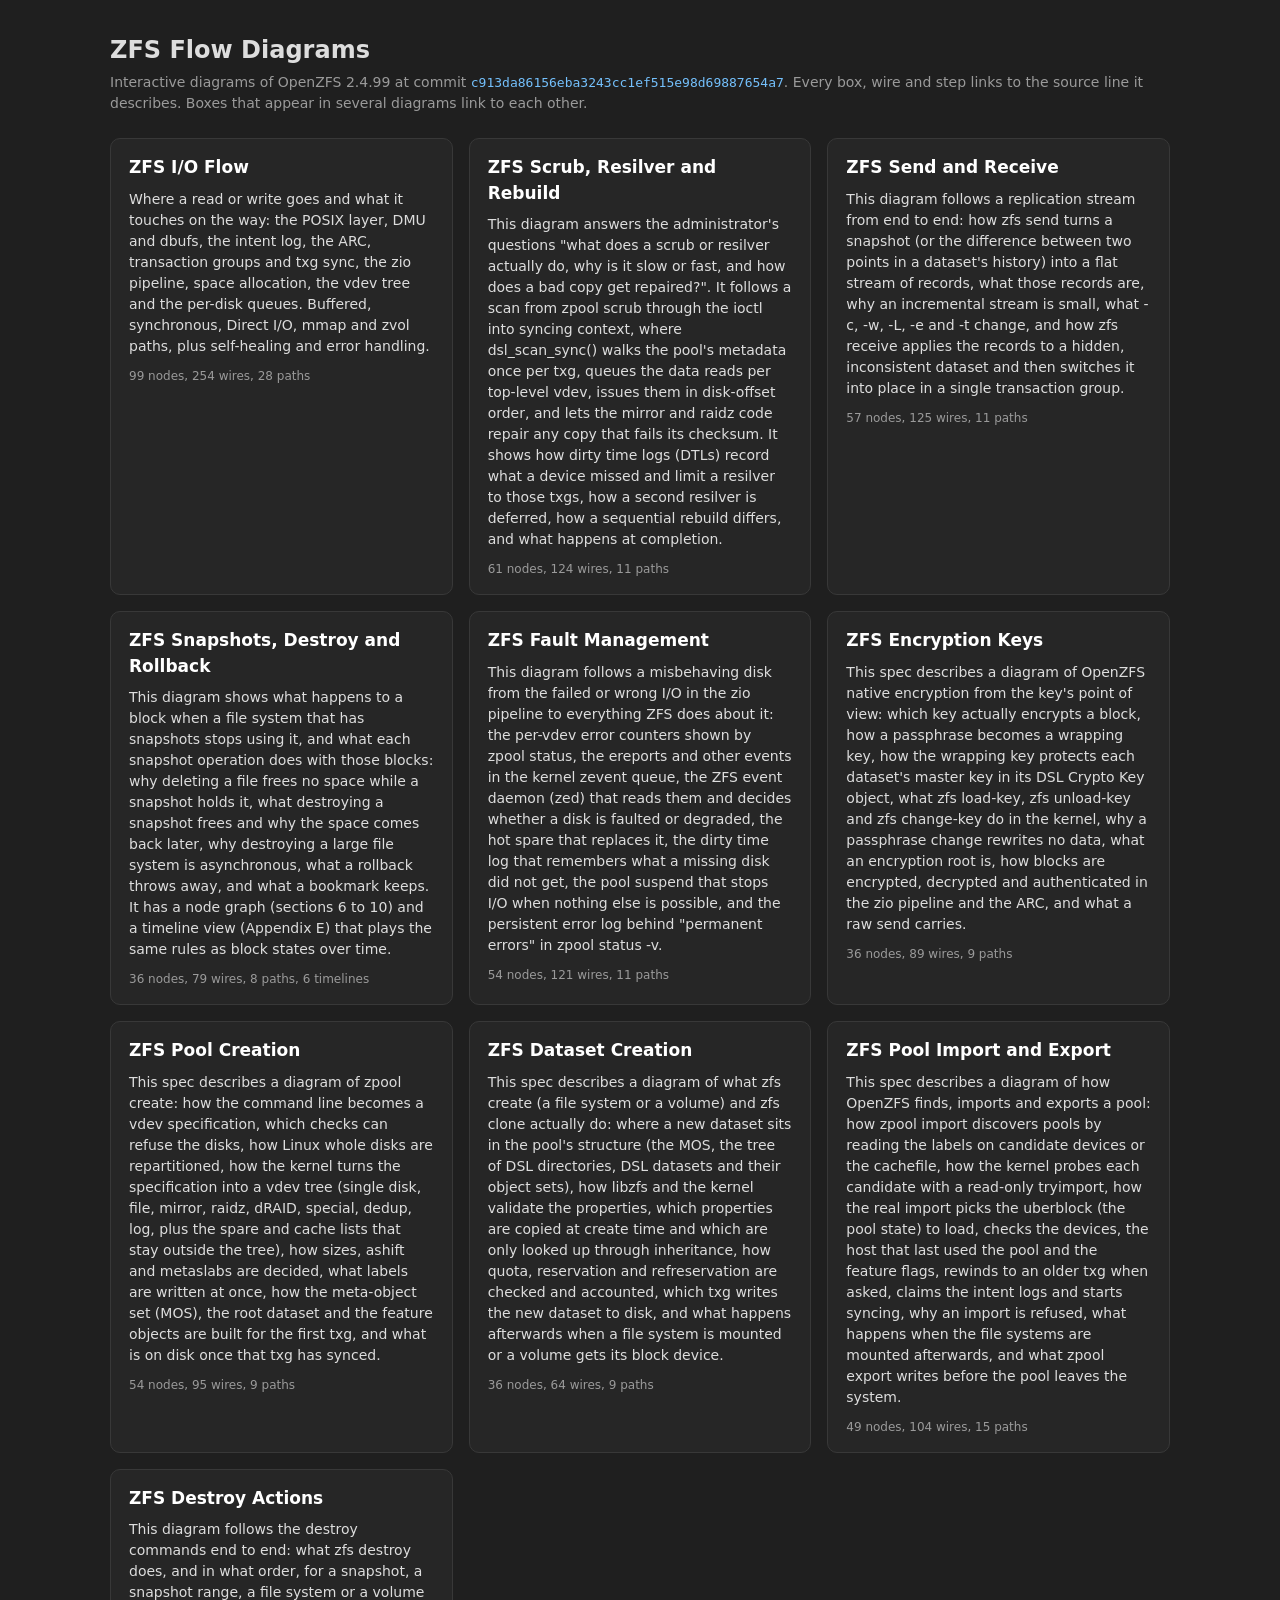
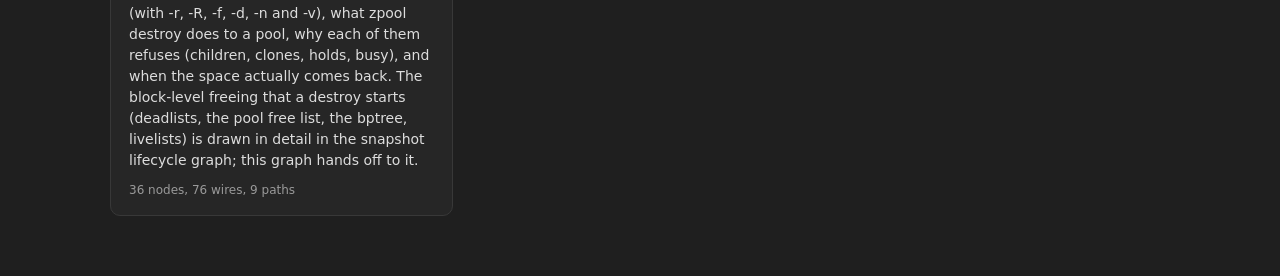
<file: viewer/index.html>
<!doctype html>
<html lang="en">
<head>
<meta charset="utf-8">
<meta name="viewport" content="width=device-width, initial-scale=1">
<title>ZFS Flow Diagrams</title>
<style>
:root { color-scheme: dark; }
* { box-sizing: border-box; }
body {
  margin: 0;
  background: #1f1f1f;
  color: #dddddd;
  font: 14px/1.5 system-ui, -apple-system, "Segoe UI", Roboto, "Noto Sans", Arial, sans-serif;
}
main { max-width: 1100px; margin: 0 auto; padding: 32px 20px 60px; }
h1 { font-size: 24px; margin: 0 0 4px; }
.sub { color: #9a9a9a; margin: 0 0 24px; }
.sub a { color: #74c0fc; text-decoration: none; font-family: ui-monospace, Menlo, Consolas, "DejaVu Sans Mono", monospace; font-size: 13px; }
.grid { display: grid; grid-template-columns: repeat(auto-fill, minmax(320px, 1fr)); gap: 16px; }
.card {
  display: block;
  background: #262626;
  border: 1px solid #383838;
  border-radius: 10px;
  padding: 16px 18px;
  color: inherit;
  text-decoration: none;
}
.card:hover { border-color: #ffd43b; background: #2b2b2b; }
.card h2 { font-size: 17px; margin: 0 0 8px; color: #fff; }
.card p { margin: 0 0 10px; }
.card .counts { color: #9a9a9a; font-size: 12px; margin: 0; }
</style>
</head>
<body>
<main>
  <h1>ZFS Flow Diagrams</h1>
  <p class="sub">Interactive diagrams of OpenZFS 2.4.99 at commit
    <a href="https://github.com/openzfs/zfs/tree/c913da86156eba3243cc1ef515e98d69887654a7" target="_blank" rel="noopener">c913da86156eba3243cc1ef515e98d69887654a7</a>.
    Every box, wire and step links to the source line it describes. Boxes that appear in several diagrams link to each other.</p>
  <div class="grid">
<a class="card" href="zfs-io-flow.html"><h2>ZFS I/O Flow</h2><p>Where a read or write goes and what it touches on the way: the POSIX layer, DMU and dbufs, the intent log, the ARC, transaction groups and txg sync, the zio pipeline, space allocation, the vdev tree and the per-disk queues. Buffered, synchronous, Direct I/O, mmap and zvol paths, plus self-healing and error handling.</p><p class="counts">99 nodes, 254 wires, 28 paths</p></a>
<a class="card" href="zfs-scrub-resilver.html"><h2>ZFS Scrub, Resilver and Rebuild</h2><p>This diagram answers the administrator&#x27;s questions &quot;what does a scrub or resilver actually do, why is it slow or fast, and how does a bad copy get repaired?&quot;. It follows a scan from zpool scrub through the ioctl into syncing context, where dsl_scan_sync() walks the pool&#x27;s metadata once per txg, queues the data reads per top-level vdev, issues them in disk-offset order, and lets the mirror and raidz code repair any copy that fails its checksum. It shows how dirty time logs (DTLs) record what a device missed and limit a resilver to those txgs, how a second resilver is deferred, how a sequential rebuild differs, and what happens at completion.</p><p class="counts">61 nodes, 124 wires, 11 paths</p></a>
<a class="card" href="zfs-send-receive.html"><h2>ZFS Send and Receive</h2><p>This diagram follows a replication stream from end to end: how zfs send turns a snapshot (or the difference between two points in a dataset&#x27;s history) into a flat stream of records, what those records are, why an incremental stream is small, what -c, -w, -L, -e and -t change, and how zfs receive applies the records to a hidden, inconsistent dataset and then switches it into place in a single transaction group.</p><p class="counts">57 nodes, 125 wires, 11 paths</p></a>
<a class="card" href="zfs-snapshot-lifecycle.html"><h2>ZFS Snapshots, Destroy and Rollback</h2><p>This diagram shows what happens to a block when a file system that has snapshots stops using it, and what each snapshot operation does with those blocks: why deleting a file frees no space while a snapshot holds it, what destroying a snapshot frees and why the space comes back later, why destroying a large file system is asynchronous, what a rollback throws away, and what a bookmark keeps. It has a node graph (sections 6 to 10) and a timeline view (Appendix E) that plays the same rules as block states over time.</p><p class="counts">36 nodes, 79 wires, 8 paths, 6 timelines</p></a>
<a class="card" href="zfs-fault-management.html"><h2>ZFS Fault Management</h2><p>This diagram follows a misbehaving disk from the failed or wrong I/O in the zio pipeline to everything ZFS does about it: the per-vdev error counters shown by zpool status, the ereports and other events in the kernel zevent queue, the ZFS event daemon (zed) that reads them and decides whether a disk is faulted or degraded, the hot spare that replaces it, the dirty time log that remembers what a missing disk did not get, the pool suspend that stops I/O when nothing else is possible, and the persistent error log behind &quot;permanent errors&quot; in zpool status -v.</p><p class="counts">54 nodes, 121 wires, 11 paths</p></a>
<a class="card" href="zfs-encryption-keys.html"><h2>ZFS Encryption Keys</h2><p>This spec describes a diagram of OpenZFS native encryption from the key&#x27;s point of view: which key actually encrypts a block, how a passphrase becomes a wrapping key, how the wrapping key protects each dataset&#x27;s master key in its DSL Crypto Key object, what zfs load-key, zfs unload-key and zfs change-key do in the kernel, why a passphrase change rewrites no data, what an encryption root is, how blocks are encrypted, decrypted and authenticated in the zio pipeline and the ARC, and what a raw send carries.</p><p class="counts">36 nodes, 89 wires, 9 paths</p></a>
<a class="card" href="zfs-pool-create.html"><h2>ZFS Pool Creation</h2><p>This spec describes a diagram of zpool create: how the command line becomes a vdev specification, which checks can refuse the disks, how Linux whole disks are repartitioned, how the kernel turns the specification into a vdev tree (single disk, file, mirror, raidz, dRAID, special, dedup, log, plus the spare and cache lists that stay outside the tree), how sizes, ashift and metaslabs are decided, what labels are written at once, how the meta-object set (MOS), the root dataset and the feature objects are built for the first txg, and what is on disk once that txg has synced.</p><p class="counts">54 nodes, 95 wires, 9 paths</p></a>
<a class="card" href="zfs-dataset-create.html"><h2>ZFS Dataset Creation</h2><p>This spec describes a diagram of what zfs create (a file system or a volume) and zfs clone actually do: where a new dataset sits in the pool&#x27;s structure (the MOS, the tree of DSL directories, DSL datasets and their object sets), how libzfs and the kernel validate the properties, which properties are copied at create time and which are only looked up through inheritance, how quota, reservation and refreservation are checked and accounted, which txg writes the new dataset to disk, and what happens afterwards when a file system is mounted or a volume gets its block device.</p><p class="counts">36 nodes, 64 wires, 9 paths</p></a>
<a class="card" href="zfs-pool-import-export.html"><h2>ZFS Pool Import and Export</h2><p>This spec describes a diagram of how OpenZFS finds, imports and exports a pool: how zpool import discovers pools by reading the labels on candidate devices or the cachefile, how the kernel probes each candidate with a read-only tryimport, how the real import picks the uberblock (the pool state) to load, checks the devices, the host that last used the pool and the feature flags, rewinds to an older txg when asked, claims the intent logs and starts syncing, why an import is refused, what happens when the file systems are mounted afterwards, and what zpool export writes before the pool leaves the system.</p><p class="counts">49 nodes, 104 wires, 15 paths</p></a>
<a class="card" href="zfs-destroy.html"><h2>ZFS Destroy Actions</h2><p>This diagram follows the destroy commands end to end: what zfs destroy does, and in what order, for a snapshot, a snapshot range, a file system or a volume (with -r, -R, -f, -d, -n and -v), what zpool destroy does to a pool, why each of them refuses (children, clones, holds, busy), and when the space actually comes back. The block-level freeing that a destroy starts (deadlists, the pool free list, the bptree, livelists) is drawn in detail in the snapshot lifecycle graph; this graph hands off to it.</p><p class="counts">36 nodes, 76 wires, 9 paths</p></a>
  </div>
</main>
</body>
</html>
</file>
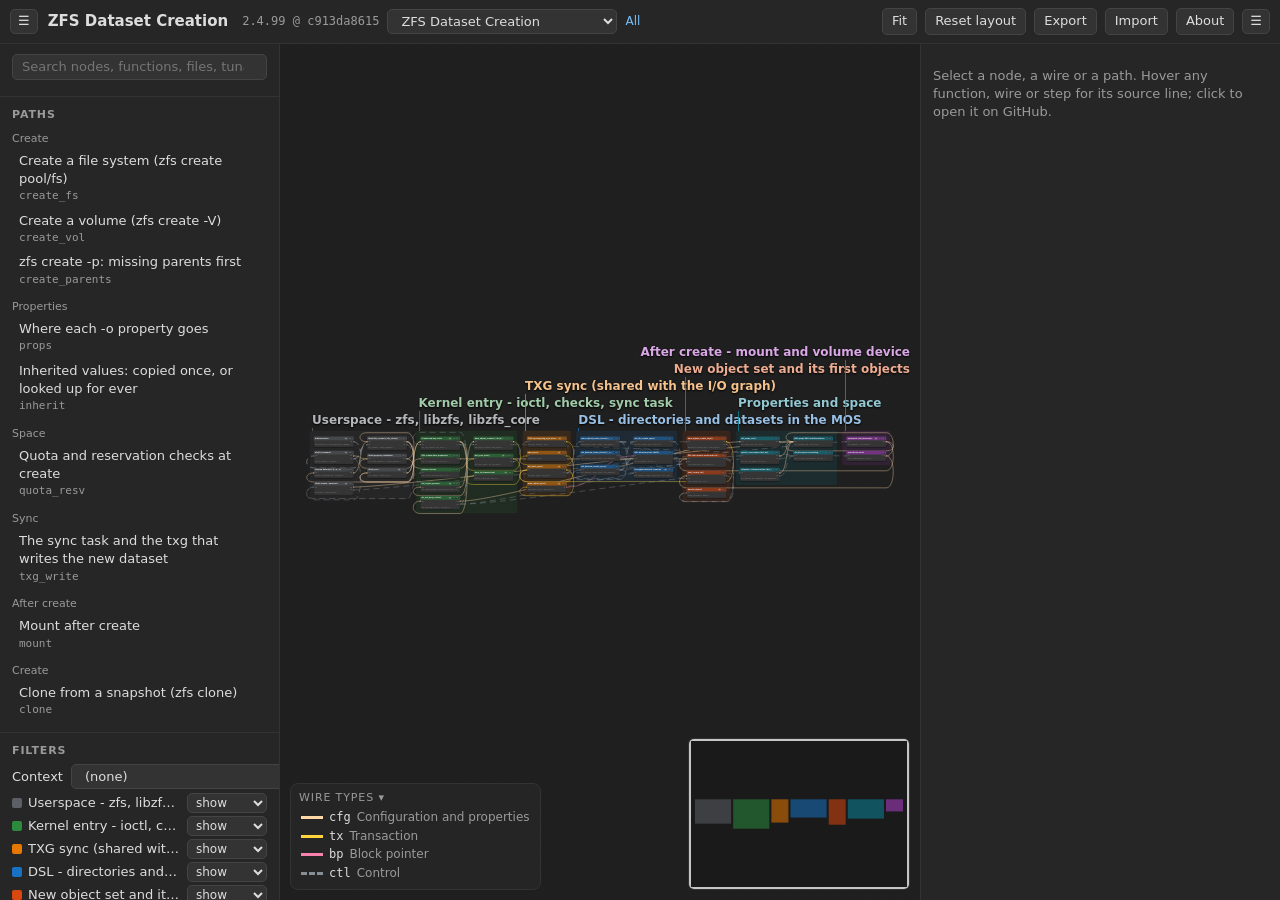
<file: viewer/zfs-dataset-create.html>
<!doctype html>
<html lang="en">
<head>
<meta charset="utf-8">
<meta name="viewport" content="width=device-width, initial-scale=1">
<title>ZFS Dataset Creation</title>
<style>
:root {
  --canvas: #1f1f1f;
  --panel: #262626;
  --panel-line: #333;
  --text: #dddddd;
  --muted: #9a9a9a;
  --accent: #ffd43b;
  --node-body: #353535;
  --node-border: #161616;
  --mono: ui-monospace, "SFMono-Regular", Menlo, Consolas, "DejaVu Sans Mono", monospace;
  --sans: system-ui, -apple-system, "Segoe UI", Roboto, "Noto Sans", "Helvetica Neue", Arial, sans-serif;
  color-scheme: dark;
  scrollbar-color: #4a4a4a #262626;
}

* { box-sizing: border-box; }
[hidden] { display: none !important; }
code { font-family: var(--mono); font-size: 0.92em; background: #ffffff12; padding: 0 3px; border-radius: 3px; }
html, body { height: 100%; margin: 0; }
body {
  background: var(--canvas);
  color: var(--text);
  font: 13px/1.4 var(--sans);
  display: flex;
  flex-direction: column;
  overflow: hidden;
}

button, .button, select, input {
  font: inherit;
  color: var(--text);
  background: #333;
  border: 1px solid #444;
  border-radius: 5px;
  padding: 3px 9px;
}
button, .button { cursor: pointer; }
button:hover, .button:hover { background: #3d3d3d; border-color: #555; }
button.active { background: #4a4122; border-color: var(--accent); color: #fff; }
button.icon { padding: 2px 7px; }
input[type="search"] { width: 100%; }
a { color: #74c0fc; text-decoration: none; }
a:hover { text-decoration: underline; }

/* ---------- top bar ---------- */
#topbar {
  height: 44px;
  flex: none;
  display: flex;
  align-items: center;
  gap: 8px;
  padding: 0 10px;
  background: var(--panel);
  border-bottom: 1px solid var(--panel-line);
}
#topbar h1 {
  font-size: 15px;
  margin: 0 6px 0 2px;
  font-weight: 650;
  white-space: nowrap;
  overflow: hidden;
  text-overflow: ellipsis;
  min-width: 0;
  flex: 0 1 auto;
}
#topbar > * { flex-shrink: 0; }
#topbar > h1 { flex-shrink: 1; }
#topbar button, #topbar .button, #topbar a { white-space: nowrap; }
#commit-link { font-family: var(--mono); font-size: 12px; color: var(--muted); }
#topbar .spacer { flex: 1; }

/* ---------- main layout ---------- */
#layout { flex: 1; display: flex; min-height: 0; }
#left, #right {
  background: var(--panel);
  overflow-y: auto;
  flex: none;
}
#left { width: 280px; border-right: 1px solid var(--panel-line); overflow-x: hidden; }
#right { width: 360px; border-left: 1px solid var(--panel-line); padding: 10px 12px 40px; }
body.hide-left #left, body.hide-right #right { display: none; }

.panel-section { padding: 10px 12px; border-bottom: 1px solid var(--panel-line); }
.panel-section h2, #right h2 {
  font-size: 11px;
  text-transform: uppercase;
  letter-spacing: 0.08em;
  color: var(--muted);
  margin: 0 0 6px;
}
.row { display: flex; align-items: center; justify-content: space-between; gap: 8px; margin: 4px 0; }
.muted { color: var(--muted); }
.mono { font-family: var(--mono); font-size: 12px; }

/* search */
.results { list-style: none; margin: 6px 0 0; padding: 0; max-height: 240px; overflow-y: auto; }
.results li { padding: 3px 6px; border-radius: 4px; cursor: pointer; }
.results li:hover, .results li.first { background: #333; }
.results .kind { color: var(--muted); font-size: 11px; margin-right: 6px; }

/* path list */
.path-cat { margin: 8px 0 2px; font-size: 11px; color: var(--muted); }
.path-item {
  display: block;
  width: 100%;
  white-space: normal;
  text-align: left;
  border: 1px solid transparent;
  background: none;
  padding: 3px 6px;
  border-radius: 4px;
}
.path-item:hover { background: #313131; border-color: transparent; }
.path-item.active { background: #4a4122; border-color: var(--accent); }
.path-item .pid { font-family: var(--mono); font-size: 11px; color: var(--muted); display: block; }

/* group filters */
.gfilter { display: flex; align-items: center; gap: 6px; margin: 3px 0; }
.gfilter .swatch { width: 10px; height: 10px; border-radius: 2px; flex: none; }
.gfilter .name { flex: 1; overflow: hidden; text-overflow: ellipsis; white-space: nowrap; }
.gfilter select { padding: 1px 4px; font-size: 12px; }

/* ---------- canvas ---------- */
#canvas-wrap { flex: 1; position: relative; min-width: 0; overflow: hidden; }
#canvas { width: 100%; height: 100%; display: block; cursor: grab; user-select: none; }
#canvas.panning { cursor: grabbing; }

.group-frame { stroke-width: 1; }
.group-title { font-size: 18px; font-weight: 700; cursor: move; }
.group-summary { font-size: 11px; fill: var(--muted); pointer-events: none; }

.node { cursor: pointer; }
.node .body { fill: var(--node-body); stroke: var(--node-border); stroke-width: 1; }
.node:hover .body { stroke: #6a6a6a; }
.node .title-text { fill: #eeeeee; font-size: 13px; font-weight: 600; pointer-events: none; }
.node .pill { fill: #00000055; stroke: #ffffff30; }
.node .pill-text { fill: #ddd; font-size: 10px; font-family: var(--mono); }
.node .sock-label { fill: #bdbdbd; font-size: 10px; font-variant: small-caps; letter-spacing: 0.04em; pointer-events: none; }
.node .foot { fill: var(--muted); font-size: 11px; font-family: var(--mono); }
.node .foot.link { cursor: pointer; }
.node .foot.link:hover { fill: #cfcfcf; text-decoration: underline; }
.node .outline { fill: none; stroke: none; pointer-events: none; }
.node.selected .outline { stroke: #fff; stroke-width: 2; }
.node.onpath .outline { stroke: var(--accent); stroke-width: 2; }
.node.current .outline { stroke: var(--accent); stroke-width: 3; }
.node.current .body { filter: url(#glow); }
.node.ctxmark .outline { stroke: #63e6be; stroke-width: 2; stroke-dasharray: 5 3; }
.node.dim { opacity: 0.15; }
.node.proxy .body { stroke-dasharray: 6 4; stroke: #888; }

.wire, .hit, .alt-outline { vector-effect: non-scaling-stroke; }
/* Stroke widths are in screen pixels (non-scaling) and are narrowed when
   zoomed out; --wire-idle and --wire-lit are set by setViewTransform(). */
.wire { fill: none; stroke-width: var(--wire-idle, 2px); opacity: 0.55; pointer-events: none; }
.wire.ctl { stroke-dasharray: 6 4; }
.wire.lit { opacity: 1; stroke-width: var(--wire-lit, 3px); stroke-dasharray: 10 6; animation: flow 0.9s linear infinite; }
.wire.dim { opacity: 0.06; }
.wire.alt { opacity: 0.35; stroke-dasharray: 3 5; }
.wire.current { stroke-width: calc(var(--wire-lit, 3px) + 2px); opacity: 1; }
.wire.cmp-both { stroke: #ffffff !important; opacity: 1; stroke-width: var(--wire-lit, 3px); }
.wire.cmp-a { stroke: #ffd43b !important; opacity: 1; stroke-width: var(--wire-lit, 3px); }
.wire.cmp-b { stroke: #4dabf7 !important; opacity: 1; stroke-width: var(--wire-lit, 3px); }
@keyframes flow { to { stroke-dashoffset: -32; } }
@media (prefers-reduced-motion: reduce) { .wire.lit { animation: none; } }

.hit { fill: none; stroke: transparent; stroke-width: 12; cursor: pointer; pointer-events: stroke; }
.alt-outline { fill: none; stroke: var(--accent); stroke-width: 6; stroke-dasharray: 4 6; opacity: 0.35; pointer-events: none; }

.badge circle { fill: #1f1f1f; stroke: var(--accent); stroke-width: 1.5; }
.badge text { fill: var(--accent); font-size: 10px; font-weight: 700; text-anchor: middle; dominant-baseline: central; }
.dot { fill: #fff; stroke: var(--accent); stroke-width: 3; }

#caption {
  position: absolute;
  left: 50%;
  top: 12px;
  transform: translateX(-50%);
  max-width: min(760px, 90%);
  background: #262626ee;
  border: 1px solid var(--accent);
  border-radius: 8px;
  padding: 7px 12px;
  font-size: 13px;
  pointer-events: auto;
}
#caption .ref { font-family: var(--mono); font-size: 11px; color: var(--muted); display: block; margin-top: 2px; }

#legend {
  position: absolute;
  left: 10px;
  bottom: 10px;
  background: #262626e6;
  border: 1px solid var(--panel-line);
  border-radius: 8px;
  padding: 6px 8px;
  font-size: 12px;
}
#legend .head { cursor: pointer; color: var(--muted); font-size: 11px; text-transform: uppercase; letter-spacing: 0.08em; margin-bottom: 2px; }
#legend.folded .item { display: none; }
#legend.folded .head { margin-bottom: 0; }
#legend .item { display: flex; align-items: center; gap: 6px; cursor: pointer; padding: 1px 2px; border-radius: 3px; }
#legend .item:hover { background: #333; }
#legend .item.off { opacity: 0.35; }
#legend .sw { width: 22px; height: 0; border-top: 3px solid; }
#legend .sw.dashed { border-top-style: dashed; }

#minimap {
  position: absolute;
  right: 10px;
  bottom: 10px;
  background: #1a1a1ae6;
  border: 1px solid var(--panel-line);
  border-radius: 6px;
  cursor: crosshair;
}

/* ---------- details panel ---------- */
#details h3 { font-size: 16px; margin: 0 0 4px; }
#details .sub { color: var(--muted); margin-bottom: 8px; }
#details section { margin: 12px 0; }
#details ul { margin: 4px 0; padding-left: 0; list-style: none; }
#details li { margin: 3px 0; }
.chip { display: inline-block; width: 10px; height: 10px; border-radius: 50%; margin-right: 6px; vertical-align: -1px; border: 1px solid #0006; }
.ref-row { display: flex; align-items: baseline; gap: 6px; flex-wrap: wrap; }
.ref-row .sym { font-family: var(--mono); font-size: 12px; }
.ref-row a { font-family: var(--mono); font-size: 11px; }
.ref-row .copy { font-size: 10px; padding: 0 5px; }
.ref-code { font-family: var(--mono); font-size: 11px; color: var(--muted); white-space: pre-wrap; word-break: break-all; margin: 0 0 4px 0; }
.io-row { cursor: pointer; padding: 3px 4px; border-radius: 4px; }
.io-row:hover { background: #313131; }
.io-row .other { font-weight: 600; }
.io-row .lbl { color: var(--muted); display: block; font-size: 12px; }
.tbl { border-collapse: collapse; width: 100%; font-size: 11px; }
.tbl td, .tbl th { border-bottom: 1px solid #333; padding: 3px 4px; vertical-align: top; text-align: left; }
.tbl .on { color: var(--accent); }

.transport { display: flex; gap: 4px; flex-wrap: wrap; align-items: center; margin: 6px 0; }
.transport input[type="range"] { width: 90px; padding: 0; }
.alt-select { display: flex; flex-direction: column; gap: 2px; margin: 4px 0 8px; }
.alt-select select { width: 100%; }
.steps { max-height: 46vh; overflow-y: auto; border: 1px solid #333; border-radius: 6px; }
.step { padding: 3px 6px; cursor: pointer; font-size: 12px; border-bottom: 1px solid #2d2d2d; }
.step:hover { background: #303030; }
.step.cur { background: #4a4122; }
.step.skip { opacity: 0.45; padding-left: 20px; }
.step .alt-head { display: block; font-size: 10px; color: var(--accent); }
.step .n { font-family: var(--mono); color: var(--accent); margin-right: 4px; }
.step .side { font-size: 10px; color: #63e6be; margin-left: 4px; }
.step .note { display: block; color: var(--muted); font-style: italic; }

/* ---------- suite navigation ---------- */
#suite-nav { display: inline-flex; align-items: center; gap: 8px; }
#suite-nav select { max-width: 230px; }
#index-link { font-size: 12px; }
.segmented { display: inline-flex; }
.segmented button { border-radius: 0; }
.segmented button:first-child { border-radius: 5px 0 0 5px; }
.segmented button:last-child { border-radius: 0 5px 5px 0; border-left: none; }
.also-link { display: block; }

/* ---------- timeline view ---------- */
#timeline-view {
  position: absolute;
  inset: 0;
  background: var(--canvas);
  overflow: auto;
  padding: 14px 18px 40px;
}
#tl-head { display: flex; align-items: center; gap: 16px; flex-wrap: wrap; }
#tl-title { font-size: 16px; font-weight: 650; }
#tl-strip { display: flex; flex-wrap: wrap; gap: 6px; margin: 10px 0; }
.tl-chip {
  border: 1px solid #444;
  background: #2a2a2a;
  border-radius: 6px;
  padding: 3px 8px;
  font-size: 12px;
  cursor: pointer;
  max-width: 240px;
  text-align: left;
}
.tl-chip .txg { font-family: var(--mono); color: var(--accent); margin-right: 5px; }
.tl-chip.cur { border-color: var(--accent); background: #4a4122; }
#tl-caption {
  border: 1px solid var(--accent);
  border-radius: 8px;
  background: #262626;
  padding: 8px 12px;
  margin-bottom: 14px;
}
#tl-caption .cap { font-weight: 600; }
#tl-caption .note { color: var(--muted); display: block; margin-top: 2px; }
#tl-caption .links { margin-top: 4px; font-size: 12px; }
#tl-caption .links a { margin-right: 10px; }
.tl-row { display: grid; grid-template-columns: 200px 1fr; gap: 10px; margin-bottom: 8px; align-items: start; }
.tl-label {
  background: #2b2b2b;
  border: 1px solid #3a3a3a;
  border-radius: 6px;
  padding: 5px 8px;
  cursor: pointer;
}
.tl-label:hover { border-color: #666; }
.tl-label .name { font-family: var(--mono); font-weight: 650; }
.tl-label .kind { color: var(--muted); font-size: 11px; display: block; }
.tl-lanes { display: flex; flex-direction: column; gap: 4px; }
.tl-lane { display: flex; flex-wrap: wrap; gap: 5px; min-height: 40px; align-items: center; padding: 3px 4px; border-radius: 6px; background: #ffffff06; }
.tl-lane.dead { min-height: 30px; background: #8ce99a14; border-left: 3px solid #8CE99A; }
.tl-lane .lane-tag { font-size: 10px; color: var(--muted); margin-right: 4px; }
.tl-tile {
  width: 52px;
  height: 34px;
  border-radius: 5px;
  display: flex;
  flex-direction: column;
  align-items: center;
  justify-content: center;
  font-family: var(--mono);
  font-size: 12px;
  color: #111;
  border: 2px solid transparent;
  cursor: default;
  position: relative;
}
.tl-tile .birth { font-size: 9px; opacity: 0.8; }
.tl-tile.small { height: 26px; }
.tl-tile.new { border-color: var(--accent); box-shadow: 0 0 6px var(--accent); }
.tl-tile.changed { border-color: #63e6be; }
.tl-tile.freed { opacity: 0.35; text-decoration: line-through; }
.tl-tile.deferred { border: 2px dashed #ddd; }
.tl-tile.async { border: 2px dotted #ddd; }
.tl-arrow { color: var(--muted); font-size: 11px; display: block; }
#tl-legend { margin-top: 18px; color: var(--muted); font-size: 12px; display: flex; flex-wrap: wrap; gap: 14px; align-items: center; }
#tl-legend .tl-tile { width: 38px; height: 22px; font-size: 10px; }
.tl-summary { color: var(--muted); }

/* ---------- tooltip and about ---------- */
#tooltip {
  position: fixed;
  z-index: 50;
  max-width: 520px;
  background: #111;
  border: 1px solid #555;
  border-radius: 6px;
  padding: 6px 9px;
  font-size: 12px;
  pointer-events: none;
  box-shadow: 0 4px 16px #000a;
}
#tooltip .t-ref { font-family: var(--mono); font-size: 11px; margin-top: 4px; }
#tooltip .t-ref .loc { color: #74c0fc; }
#tooltip .t-ref .code { color: #bbb; display: block; white-space: pre; overflow: hidden; text-overflow: ellipsis; }

#about {
  position: fixed;
  inset: 0;
  background: #000a;
  z-index: 40;
  display: flex;
  align-items: center;
  justify-content: center;
  padding: 24px;
}
.about-box {
  position: relative;
  background: var(--panel);
  border: 1px solid #444;
  border-radius: 10px;
  max-width: 820px;
  max-height: 100%;
  overflow-y: auto;
  padding: 18px 24px;
}
.about-box .close { position: absolute; right: 10px; top: 10px; }
.about-box h2 { font-size: 17px; margin: 4px 0 8px; }
.about-box h3 { font-size: 13px; margin: 16px 0 6px; color: var(--accent); }
.about-box li { margin: 4px 0; }

</style>
</head>
<body>
<header id="topbar">
  <button id="toggle-left" class="icon" title="Show or hide the path panel">&#9776;</button>
  <h1>ZFS Dataset Creation</h1>
  <a id="commit-link" target="_blank" rel="noopener"></a>
  <span id="suite-nav" hidden>
    <select id="graph-menu" title="Open another diagram of the suite"></select>
    <a id="index-link" href="index.html" title="All diagrams">All</a>
  </span>
  <span id="view-switch" class="segmented" hidden>
    <button id="btn-view-graph" class="active" title="Node graph">Graph</button><button id="btn-view-timeline" title="Timeline scenarios">Timeline</button>
  </span>
  <span class="spacer"></span>
  <button id="btn-fit" title="Fit everything (F)">Fit</button>
  <button id="btn-reset" title="Restore the default layout">Reset layout</button>
  <button id="btn-export" title="Export layout: save node positions to a JSON file">Export</button>
  <label class="button" title="Import layout: load node positions from a JSON file">Import<input id="file-import" type="file" accept="application/json,.json" hidden></label>
  <button id="btn-about">About</button>
  <button id="toggle-right" class="icon" title="Show or hide the details panel">&#9776;</button>
</header>

<main id="layout">
  <aside id="left">
    <div class="panel-section">
      <input id="search" type="search" placeholder="Search nodes, functions, files, tunables, wires  ( / )" autocomplete="off">
      <ul id="search-results" class="results"></ul>
    </div>
    <div class="panel-section">
      <h2>Paths</h2>
      <div id="path-list"></div>
    </div>
    <div class="panel-section" id="timeline-section" hidden>
      <h2>Timelines</h2>
      <div id="timeline-list"></div>
    </div>
    <div class="panel-section">
      <h2>Filters</h2>
      <label class="row">Context
        <select id="ctx-filter"><option value="">(none)</option></select>
      </label>
      <div id="group-filters"></div>
    </div>
  </aside>

  <section id="canvas-wrap">
    <svg id="canvas" xmlns="http://www.w3.org/2000/svg">
      <defs>
        <pattern id="grid" width="24" height="24" patternUnits="userSpaceOnUse">
          <circle cx="12" cy="12" r="1.3" fill="#2c2c2c"></circle>
        </pattern>
        <filter id="shadow" x="-10%" y="-10%" width="130%" height="140%">
          <feDropShadow dx="0" dy="3" stdDeviation="4" flood-color="#000" flood-opacity="0.45"></feDropShadow>
        </filter>
        <filter id="glow" x="-20%" y="-20%" width="140%" height="160%">
          <feDropShadow dx="0" dy="0" stdDeviation="7" flood-color="#ffd43b" flood-opacity="0.9"></feDropShadow>
        </filter>
      </defs>
      <rect id="grid-rect" x="0" y="0" width="100%" height="100%" fill="url(#grid)"></rect>
      <g id="root">
        <g id="layer-groups"></g>
        <g id="layer-wires"></g>
        <g id="layer-hits"></g>
        <g id="layer-nodes"></g>
        <g id="layer-badges"></g>
        <g id="layer-dot"></g>
      </g>
    </svg>
    <div id="caption" hidden></div>
    <div id="legend"></div>
    <canvas id="minimap" width="220" height="150"></canvas>
    <div id="timeline-view" hidden>
      <div id="tl-head">
        <div id="tl-title"></div>
        <div class="transport" id="tl-transport">
          <button id="tl-first" title="First step (Home)">|◀</button>
          <button id="tl-prev" title="Previous step (Left)">◀</button>
          <button id="tl-play" title="Play or pause (Space)">Play</button>
          <button id="tl-next" title="Next step (Right)">▶</button>
          <button id="tl-last" title="Last step (End)">▶|</button>
        </div>
      </div>
      <div id="tl-strip"></div>
      <div id="tl-caption"></div>
      <div id="tl-panel"></div>
      <div id="tl-legend"></div>
    </div>
  </section>

  <aside id="right">
    <div id="details"><p class="muted">Select a node, a wire or a path.</p></div>
  </aside>
</main>

<div id="tooltip" hidden></div>
<div id="about" hidden>
  <div class="about-box">
    <button id="about-close" class="icon close" title="Close">&#10005;</button>
    <div id="about-body"></div>
  </div>
</div>

<script type="application/json" id="graph-data">{"meta":{"repo":"https://github.com/openzfs/zfs","commit":"c913da86156eba3243cc1ef515e98d69887654a7","version":"2.4.99"},"types":[{"id":"cfg","color":"#FFD8A8","name":"Configuration and properties","desc":"Property nvlists on their way from the command line to the kernel, property values read or stored (props ZAP, master node, zvol size ZAP)."},{"id":"tx","color":"#FFD43B","name":"Transaction","desc":"A sync task joining the open txg, or a txg being synced."},{"id":"bp","color":"#F783AC","name":"Block pointer","desc":"The new object set's root block pointer."},{"id":"ctl","color":"#868E96","name":"Control","desc":"Calls that carry no payload: checks, object creation, accounting, mounts. Drawn dashed."}],"contexts":[{"id":"user","name":"Userspace (`zfs` command, libzfs, libzfs_core)"},{"id":"syscall","name":"Kernel, in the thread of the calling process (an ioctl on /dev/zfs, mount(2) or umount(2)) or a helper thread it starts, outside syncing context and outside any dmu_tx"},{"id":"open","name":"Open context: the calling thread, inside a dmu_tx"},{"id":"sync","name":"Syncing context: txg_sync thread or dp_sync_taskq workers, one txg at a time (sync tasks run here)"},{"id":"thr","name":"A dedicated kernel thread or zthr (here also the spa_zvol_taskq thread)"},{"id":"any","name":"Runs in whichever context calls it"}],"groups":[{"id":"user","title":"Userspace - zfs, libzfs, libzfs_core","color":"#5C5F66","col":0,"band":"full","subcols":2,"summary":"The command, name and property validation, volume defaults, the ioctl wrappers and the userspace half of mount."},{"id":"kentry","title":"Kernel entry - ioctl, checks, sync task","color":"#2B8A3E","col":2,"band":"full","subcols":2,"summary":"The create and clone ioctls, create-time checks, the sync task request and the property setting that follows it."},{"id":"txg","title":"TXG sync (shared with the I/O graph)","color":"#E67700","col":4,"band":"full","subcols":1,"summary":"The txg that runs the create task and then writes what it created."},{"id":"dsl","title":"DSL - directories and datasets in the MOS","color":"#1971C2","col":5,"band":"full","subcols":2,"summary":"The create and clone sync tasks and the DSL directory and dataset objects they add to the pool's tree."},{"id":"objset","title":"New object set and its first objects","color":"#D9480F","col":7,"band":"full","subcols":1,"summary":"The empty object set, its meta-dnode, and the ZPL or zvol objects that give it a type."},{"id":"props","title":"Properties and space","color":"#0C8599","col":8,"band":"full","subcols":2,"summary":"The props ZAP and inheritance, and the quota, reservation and space accounting of the DSL directories."},{"id":"after","title":"After create - mount and volume device","color":"#AE3EC9","col":10,"band":"full","subcols":1,"summary":"Mounting a new file system and creating the block device of a new volume."}],"nodes":[{"id":"admin","group":"user","sub":0,"title":"Administrator","ctx":"user","src":"","fns":[],"role":"The person or script typing the command. Every path in this graph that a command starts begins with a wire from this node; the arrows that come back into a command node are its results, errors and refusals.","tunables":[],"props":[]},{"id":"zfs_cmd","group":"user","sub":0,"title":"zfs(8) command","ctx":"user","src":"cmd/zfs/zfs_main.c","fns":[{"name":"zfs_do_create","ref":{"file":"cmd/zfs/zfs_main.c","line":1087,"symbol":"zfs_do_create","code":"zfs_do_create(int argc, char **argv)"}},{"name":"zfs_do_clone","ref":{"file":"cmd/zfs/zfs_main.c","line":827,"symbol":"zfs_do_clone","code":"zfs_do_clone(int argc, char **argv)"}},{"name":"parseprop","ref":{"file":"cmd/zfs/zfs_main.c","line":623,"symbol":"parseprop","code":"parseprop(nvlist_t *props, char *propname)"}},{"name":"makeprops_parents","ref":{"file":"cmd/zfs/zfs_main.c","line":743,"symbol":"makeprops_parents","code":"makeprops_parents(nvlist_t **ptr, boolean_t parents_nomount)"}},{"name":"zfs_mount_and_share","ref":{"file":"cmd/zfs/zfs_main.c","line":763,"symbol":"zfs_mount_and_share","code":"zfs_mount_and_share(libzfs_handle_t *hdl, const char *dataset, zfs_type_t type)"}}],"role":"The administrator's entry points this graph follows. `zfs create`: `-o prop=value` (repeatable, kept as strings), `-V size` makes a volume, `-b` sets its volblocksize, `-s` makes it sparse, `-p` creates missing parents (`-pp` creates them with canmount=off), `-u` skips the mount, `-n` only checks. `zfs clone snap fs` takes `-o`, `-p` and `-u` the same way. After a successful create or clone it mounts and shares a file system with canmount=on; a failure there only prints a warning and the dataset stays.","tunables":[],"props":[{"name":"canmount","ref":{"file":"module/zcommon/zfs_prop.c","line":535,"symbol":"\"canmount\"","code":"zprop_register_index(ZFS_PROP_CANMOUNT, \"canmount\", ZFS_CANMOUNT_ON,"}}]},{"id":"vol_defaults","group":"user","sub":0,"title":"Volume defaults (-V, -b, -s)","ctx":"user","src":"cmd/zfs/zfs_main.c","fns":[{"name":"default_volblocksize","ref":{"file":"cmd/zfs/zfs_main.c","line":994,"symbol":"default_volblocksize","code":"default_volblocksize(zpool_handle_t *zhp, nvlist_t *props)"}},{"name":"calculate_volblocksize","ref":{"file":"cmd/zfs/zfs_main.c","line":949,"symbol":"calculate_volblocksize","code":"calculate_volblocksize(nvlist_t *config)"}},{"name":"zvol_volsize_to_reservation","ref":{"file":"lib/libzfs/libzfs_dataset.c","line":5531,"symbol":"zvol_volsize_to_reservation","code":"zvol_volsize_to_reservation(zpool_handle_t *zph, uint64_t volsize,"}},{"name":"volsize_from_vdevs","ref":{"file":"lib/libzfs/libzfs_dataset.c","line":5428,"symbol":"volsize_from_vdevs","code":"volsize_from_vdevs(zpool_handle_t *zhp, uint64_t nblocks, uint64_t blksize)"}},{"name":"zvol_auto_resv","ref":{"file":"lib/libzfs/libzfs_dataset.c","line":1420,"symbol":"zvol_auto_resv","code":"zvol_auto_resv(zpool_handle_t *zph, uint64_t volsize, uint64_t volblocksize)"}},{"name":"zfs_create_fix_auto_resv","ref":{"file":"lib/libzfs/libzfs_dataset.c","line":1530,"symbol":"zfs_create_fix_auto_resv","code":"zfs_create_fix_auto_resv(zpool_handle_t *zph, nvlist_t *nvl)"}}],"role":"Volume sizing done in userspace. volblocksize defaults to 16K, or to the largest power of 2 that fits in the pool's minimum allocation size when that is 32K or more (wide dRAID stripes, large sectors); a smaller `-b` only prints a warning. volsize is rounded up to a multiple of volblocksize. Unless `-s` or an explicit value, `zfs create` adds refreservation (reservation on pools older than version 9) of zvol_volsize_to_reservation(): volsize, scaled up when the least space-efficient raidz or dRAID top-level vdev stores the volume's blocks less efficiently than 128K blocks, times copies, plus room for the meta-dnode and every indirect block. refreservation=auto computes the same value.","tunables":[],"props":[{"name":"volsize","ref":{"file":"module/zcommon/zfs_prop.c","line":695,"symbol":"\"volsize\"","code":"zprop_register_number(ZFS_PROP_VOLSIZE, \"volsize\", 0, PROP_DEFAULT,"}},{"name":"volblocksize","ref":{"file":"module/zcommon/zfs_prop.c","line":640,"symbol":"\"volblocksize\"","code":"zprop_register_number(ZFS_PROP_VOLBLOCKSIZE, \"volblocksize\","}},{"name":"refreservation","ref":{"file":"module/zcommon/zfs_prop.c","line":701,"symbol":"\"refreservation\"","code":"zprop_register_number(ZFS_PROP_REFRESERVATION, \"refreservation\", 0,"}}]},{"id":"mount_lib","group":"user","sub":0,"title":"libzfs mount / unmount","ctx":"user","src":"lib/libzfs/libzfs_mount.c","fns":[{"name":"zfs_mount","ref":{"file":"lib/libzfs/libzfs_mount.c","line":375,"symbol":"zfs_mount","code":"zfs_mount(zfs_handle_t *zhp, const char *options, int flags)"}},{"name":"zfs_mount_at","ref":{"file":"lib/libzfs/libzfs_mount.c","line":390,"symbol":"zfs_mount_at","code":"zfs_mount_at(zfs_handle_t *zhp, const char *options, int flags,"}},{"name":"zfs_is_mountable","ref":{"file":"lib/libzfs/libzfs_mount.c","line":273,"symbol":"zfs_is_mountable","code":"zfs_is_mountable(zfs_handle_t *zhp, char *buf, size_t buflen,"}},{"name":"zfs_share","ref":{"file":"lib/libzfs/libzfs_mount.c","line":736,"symbol":"zfs_share","code":"zfs_share(zfs_handle_t *zhp, const enum sa_protocol *proto)"}},{"name":"do_mount","ref":{"file":"lib/libzfs/os/linux/libzfs_mount_os.c","line":319,"symbol":"do_mount","code":"do_mount(zfs_handle_t *zhp, const char *mntpt, const char *opts, int flags)"}}],"role":"Mounting from userspace. zfs_is_mountable(): no mount for mountpoint=none or legacy, canmount=off, a zoned dataset in the global zone, or a redacted one. zfs_mount_at(): read-only if the pool is, encryption key check (encryption graph), mountpoint directory created if missing, a non-empty directory refused unless overlay=on (the default), then do_mount() calls mount(2). zfs_share() shares through libshare when sharenfs or sharesmb is set.","tunables":[],"props":[{"name":"mountpoint","ref":{"file":"module/zcommon/zfs_prop.c","line":582,"symbol":"\"mountpoint\"","code":"zprop_register_string(ZFS_PROP_MOUNTPOINT, \"mountpoint\", \"/\","}},{"name":"canmount","ref":{"file":"module/zcommon/zfs_prop.c","line":535,"symbol":"\"canmount\"","code":"zprop_register_index(ZFS_PROP_CANMOUNT, \"canmount\", ZFS_CANMOUNT_ON,"}},{"name":"overlay","ref":{"file":"module/zcommon/zfs_prop.c","line":527,"symbol":"\"overlay\"","code":"zprop_register_index(ZFS_PROP_OVERLAY, \"overlay\", 1, PROP_INHERIT,"}},{"name":"sharenfs","ref":{"file":"module/zcommon/zfs_prop.c","line":585,"symbol":"\"sharenfs\"","code":"zprop_register_string(ZFS_PROP_SHARENFS, \"sharenfs\", \"off\","}}]},{"id":"libzfs_dscreate","group":"user","sub":1,"title":"libzfs zfs_create() / zfs_clone()","ctx":"user","src":"lib/libzfs/libzfs_dataset.c","fns":[{"name":"zfs_create","ref":{"file":"lib/libzfs/libzfs_dataset.c","line":3631,"symbol":"zfs_create","code":"zfs_create(libzfs_handle_t *hdl, const char *path, zfs_type_t type,"}},{"name":"check_parents","ref":{"file":"lib/libzfs/libzfs_dataset.c","line":3398,"symbol":"check_parents","code":"check_parents(libzfs_handle_t *hdl, const char *path, uint64_t *zoned,"}},{"name":"zfs_dataset_exists","ref":{"file":"lib/libzfs/libzfs_dataset.c","line":3483,"symbol":"zfs_dataset_exists","code":"zfs_dataset_exists(libzfs_handle_t *hdl, const char *path, zfs_type_t types)"}},{"name":"zfs_create_ancestors_props","ref":{"file":"lib/libzfs/libzfs_dataset.c","line":3593,"symbol":"zfs_create_ancestors_props","code":"zfs_create_ancestors_props(libzfs_handle_t *hdl, const char *path,"}},{"name":"create_parents","ref":{"file":"lib/libzfs/libzfs_dataset.c","line":3509,"symbol":"create_parents","code":"create_parents(libzfs_handle_t *hdl, char *target, int prefixlen,"}},{"name":"zfs_clone","ref":{"file":"lib/libzfs/libzfs_dataset.c","line":3970,"symbol":"zfs_clone","code":"zfs_clone(zfs_handle_t *zhp, const char *target, nvlist_t *props)"}}],"role":"Client-side checks before the ioctl. zfs_create(): the name must be valid and not too deeply nested, the pool and the parent must exist and the parent must be a file system (check_parents(), which also reads the parent's zoned property), and the dataset must not exist yet. The properties are validated; for a volume refreservation=auto is replaced by its computed size, and volsize must be present, nonzero and a multiple of volblocksize. zfs_crypto_create() adds encryption parameters if any, then lzc_create(). With `-p`, zfs_create_ancestors_props() first creates each missing ancestor as a file system and mounts it. zfs_clone() does the same checks for a clone and calls lzc_clone().","tunables":[],"props":[]},{"id":"proplist","group":"user","sub":1,"title":"libzfs property validation","ctx":"user","src":"lib/libzfs/libzfs_dataset.c","fns":[{"name":"zfs_valid_proplist","ref":{"file":"lib/libzfs/libzfs_dataset.c","line":836,"symbol":"zfs_valid_proplist","code":"zfs_valid_proplist(libzfs_handle_t *hdl, zfs_type_t type, nvlist_t *nvl,"}},{"name":"zprop_parse_value","ref":{"file":"lib/libzfs/libzfs_util.c","line":1819,"symbol":"zprop_parse_value","code":"zprop_parse_value(libzfs_handle_t *hdl, nvpair_t *elem, int prop,"}}],"role":"Turns the strings from the command line into a typed nvlist and rejects what the kernel would reject. Each name must be a known property that applies to this dataset type, a user property (a name with a colon) or a userquota@ style name. Read-only properties are refused, except set-once ones on a new dataset (normalization, utf8only, casesensitivity, volblocksize) and encryption key parameters. Values are parsed (sizes such as 10G, on and off, names such as lz4). recordsize and volblocksize must be a power of 2 from 512 bytes to the pool's maxblocksize; mountpoint must be an absolute path, none or legacy; sharenfs and sharesmb options are checked; normalization without utf8only adds utf8only=on, and normalization with utf8only=off is an error.","tunables":[],"props":[{"name":"recordsize","ref":{"file":"module/zcommon/zfs_prop.c","line":734,"symbol":"\"recordsize\"","code":"zprop_register_number(ZFS_PROP_RECORDSIZE, \"recordsize\","}},{"name":"volblocksize","ref":{"file":"module/zcommon/zfs_prop.c","line":640,"symbol":"\"volblocksize\"","code":"zprop_register_number(ZFS_PROP_VOLBLOCKSIZE, \"volblocksize\","}},{"name":"mountpoint","ref":{"file":"module/zcommon/zfs_prop.c","line":582,"symbol":"\"mountpoint\"","code":"zprop_register_string(ZFS_PROP_MOUNTPOINT, \"mountpoint\", \"/\","}},{"name":"normalization","ref":{"file":"module/zcommon/zfs_prop.c","line":552,"symbol":"\"normalization\"","code":"zprop_register_index(ZFS_PROP_NORMALIZE, \"normalization\", 0,"}},{"name":"utf8only","ref":{"file":"module/zcommon/zfs_prop.c","line":572,"symbol":"\"utf8only\"","code":"zprop_register_index(ZFS_PROP_UTF8ONLY, \"utf8only\", 0, PROP_ONETIME,"}},{"name":"sharenfs","ref":{"file":"module/zcommon/zfs_prop.c","line":585,"symbol":"\"sharenfs\"","code":"zprop_register_string(ZFS_PROP_SHARENFS, \"sharenfs\", \"off\","}}]},{"id":"lzc","group":"user","sub":1,"title":"libzfs_core","ctx":"user","src":"lib/libzfs_core/libzfs_core.c","fns":[{"name":"lzc_create","ref":{"file":"lib/libzfs_core/libzfs_core.c","line":296,"symbol":"lzc_create","code":"lzc_create(const char *fsname, enum lzc_dataset_type type, nvlist_t *props,"}},{"name":"lzc_clone","ref":{"file":"lib/libzfs_core/libzfs_core.c","line":321,"symbol":"lzc_clone","code":"lzc_clone(const char *fsname, const char *origin, nvlist_t *props)"}},{"name":"lzc_ioctl","ref":{"file":"lib/libzfs_core/libzfs_core.c","line":212,"symbol":"lzc_ioctl","code":"lzc_ioctl(zfs_ioc_t ioc, const char *name,"}}],"role":"The thin ioctl layer. lzc_create() packs {type, props} and, for a new encryption root, the wrapping key in hidden_args; lzc_clone() packs {origin, props}; lzc_ioctl() sends the request to /dev/zfs.","tunables":[],"props":[]},{"id":"ioc_keys","group":"kentry","sub":0,"title":"Create and key ioctls","ctx":"syscall","src":"module/zfs/zfs_ioctl.c","fns":[{"name":"zfs_ioc_create","ref":{"file":"module/zfs/zfs_ioctl.c","line":3973,"symbol":"zfs_ioc_create","code":"zfs_ioc_create(const char *fsname, nvlist_t *innvl, nvlist_t *outnvl)"}},{"name":"zfs_ioc_clone","ref":{"file":"module/zfs/zfs_ioctl.c","line":4113,"symbol":"zfs_ioc_clone","code":"zfs_ioc_clone(const char *fsname, nvlist_t *innvl, nvlist_t *outnvl)"}},{"name":"zfsdev_ioctl_common","ref":{"file":"module/zfs/zfs_ioctl.c","line":8595,"symbol":"zfsdev_ioctl_common","code":"zfsdev_ioctl_common(uint_t vecnum, zfs_cmd_t *zc, int flag)"}},{"name":"zfs_secpolicy_create_clone","ref":{"file":"module/zfs/zfs_ioctl.c","line":1231,"symbol":"zfs_secpolicy_create_clone","code":"zfs_secpolicy_create_clone(zfs_cmd_t *zc, nvlist_t *innvl, cred_t *cr)"}}],"role":"Kernel entry for ZFS_IOC_CREATE and ZFS_IOC_CLONE (the encryption graph shows the same handlers carrying wrapping keys). zfsdev_ioctl_common() checks the nvlist keys and the permission policy: create and mount permission on the parent, plus clone permission on the origin for a clone. zfs_ioc_create() refuses names with @ or %, fills the ZPL create-time properties or checks the volume size, builds the crypto parameters, runs dmu_objset_create(), and only then sets the remaining properties; a property failure destroys the new dataset again. A successful call is logged to the pool history.","tunables":[],"props":[]},{"id":"zpl_props","group":"kentry","sub":0,"title":"ZPL create-time properties","ctx":"syscall","src":"module/zfs/zfs_ioctl.c","fns":[{"name":"zfs_fill_zplprops","ref":{"file":"module/zfs/zfs_ioctl.c","line":3902,"symbol":"zfs_fill_zplprops","code":"zfs_fill_zplprops(const char *dataset, nvlist_t *createprops,"}},{"name":"zfs_fill_zplprops_impl","ref":{"file":"module/zfs/zfs_ioctl.c","line":3749,"symbol":"zfs_fill_zplprops_impl","code":"zfs_fill_zplprops_impl(objset_t *os, uint64_t zplver,"}},{"name":"zfs_get_zplprop","ref":{"file":"module/zfs/zfs_znode.c","line":352,"symbol":"zfs_get_zplprop","code":"zfs_get_zplprop(objset_t *os, zfs_prop_t prop, uint64_t *value)"}},{"name":"zfs_zpl_version_map","ref":{"file":"module/zcommon/zfs_comutil.c","line":152,"symbol":"zfs_zpl_version_map","code":"zfs_zpl_version_map(int spa_version)"}}],"role":"File systems only. These are not DSL properties: zfs_fill_zplprops() takes version, normalization, utf8only, casesensitivity and the default user, group and project quotas out of the property list and puts them in zplprops for the new master node. Values not given are copied now from the parent's master node (or the default), so they are inherited once, at create time. A ZPL version above what the pool version allows, or one of these properties on a pre-normalization version, is refused with ENOTSUP. normalization forces utf8only on. casesensitivity=insensitive marks the dataset DS_FLAG_CI_DATASET.","tunables":[],"props":[{"name":"normalization","ref":{"file":"module/zcommon/zfs_prop.c","line":552,"symbol":"\"normalization\"","code":"zprop_register_index(ZFS_PROP_NORMALIZE, \"normalization\", 0,"}},{"name":"utf8only","ref":{"file":"module/zcommon/zfs_prop.c","line":572,"symbol":"\"utf8only\"","code":"zprop_register_index(ZFS_PROP_UTF8ONLY, \"utf8only\", 0, PROP_ONETIME,"}},{"name":"casesensitivity","ref":{"file":"module/zcommon/zfs_prop.c","line":556,"symbol":"\"casesensitivity\"","code":"zprop_register_index(ZFS_PROP_CASE, \"casesensitivity\","}},{"name":"version","ref":{"file":"module/zcommon/zfs_prop.c","line":532,"symbol":"\"version\"","code":"zprop_register_index(ZFS_PROP_VERSION, \"version\", 0, PROP_DEFAULT,"}}]},{"id":"zvol_checks","group":"kentry","sub":0,"title":"Volume checks","ctx":"syscall","src":"module/zfs/zvol.c","fns":[{"name":"zvol_check_volblocksize","ref":{"file":"module/zfs/zvol.c","line":481,"symbol":"zvol_check_volblocksize","code":"zvol_check_volblocksize(const char *name, uint64_t volblocksize)"}},{"name":"zvol_check_volsize","ref":{"file":"module/zfs/zvol.c","line":282,"symbol":"zvol_check_volsize","code":"zvol_check_volsize(uint64_t volsize, uint64_t blocksize)"}}],"role":"Kernel checks for a new volume, before anything is created: volsize must be in the property list; volblocksize (default 16K) must be a power of 2 from 512 bytes to 16M, and above 128K needs the large_blocks feature and must not exceed zfs_max_recordsize; volsize must be a nonzero multiple of volblocksize.","tunables":[{"name":"zfs_max_recordsize","ref":{"file":"module/zfs/dsl_dataset.c","line":5329,"symbol":"max_recordsize","code":"ZFS_MODULE_PARAM(zfs, zfs_, max_recordsize, UINT, ZMOD_RW,"}}],"props":[{"name":"volblocksize","ref":{"file":"module/zcommon/zfs_prop.c","line":640,"symbol":"\"volblocksize\"","code":"zprop_register_number(ZFS_PROP_VOLBLOCKSIZE, \"volblocksize\","}},{"name":"volsize","ref":{"file":"module/zcommon/zfs_prop.c","line":695,"symbol":"\"volsize\"","code":"zprop_register_number(ZFS_PROP_VOLSIZE, \"volsize\", 0, PROP_DEFAULT,"}}]},{"id":"dcp","group":"kentry","sub":0,"title":"dsl_crypto_params","ctx":"syscall","src":"module/zfs/dsl_crypt.c","fns":[{"name":"dsl_crypto_params_create_nvlist","ref":{"file":"module/zfs/dsl_crypt.c","line":133,"symbol":"dsl_crypto_params_create_nvlist","code":"dsl_crypto_params_create_nvlist(dcp_cmd_t cmd, nvlist_t *props,"}}],"role":"Every create builds crypto parameters, with command DCP_CMD_NONE. encryption, keyformat, pbkdf2salt and pbkdf2iters are taken out of the property list here, so they never become ordinary DSL properties; without them the parameters mean \"inherit from the parent\". What happens with a key is in the encryption graph.","tunables":[],"props":[]},{"id":"set_props","group":"kentry","sub":0,"title":"zfs_set_prop_nvlist()","ctx":"syscall","src":"module/zfs/zfs_ioctl.c","fns":[{"name":"zfs_set_prop_nvlist","ref":{"file":"module/zfs/zfs_ioctl.c","line":3129,"symbol":"zfs_set_prop_nvlist","code":"zfs_set_prop_nvlist(const char *dsname, zprop_source_t source, nvlist_t *nvl,"}},{"name":"zfs_check_settable","ref":{"file":"module/zfs/zfs_ioctl.c","line":5289,"symbol":"zfs_check_settable","code":"zfs_check_settable(const char *dsname, nvpair_t *pair, cred_t *cr)"}},{"name":"zfs_prop_set_special","ref":{"file":"module/zfs/zfs_ioctl.c","line":2894,"symbol":"zfs_prop_set_special","code":"zfs_prop_set_special(const char *dsname, zprop_source_t source,"}}],"role":"Applies the `-o` properties still in the list after the create (not volsize, volblocksize, the ZPL create-time ones or the encryption parameters). Best effort: each value's type is checked, zfs_check_settable() checks pool version and features (for example a recordsize above 128K needs large_blocks and must not exceed zfs_max_recordsize) and the set permission, and zfs_prop_set_special() hands quota, reservation, refquota, refreservation, volmode, snapdev and a few others to their own handlers (the first four are sync tasks of their own). Everything else is set in one batch. The last error is returned.","tunables":[{"name":"zfs_max_recordsize","ref":{"file":"module/zfs/dsl_dataset.c","line":5329,"symbol":"max_recordsize","code":"ZFS_MODULE_PARAM(zfs, zfs_, max_recordsize, UINT, ZMOD_RW,"}}],"props":[{"name":"recordsize","ref":{"file":"module/zcommon/zfs_prop.c","line":734,"symbol":"\"recordsize\"","code":"zprop_register_number(ZFS_PROP_RECORDSIZE, \"recordsize\","}}]},{"id":"objset_create","group":"kentry","sub":1,"title":"dmu_objset_create() / dsl_dataset_clone()","ctx":"syscall","src":"module/zfs/dmu_objset.c","fns":[{"name":"dmu_objset_create","ref":{"file":"module/zfs/dmu_objset.c","line":1332,"symbol":"dmu_objset_create","code":"dmu_objset_create(const char *name, dmu_objset_type_t type, uint64_t flags,"}},{"name":"dsl_dataset_clone","ref":{"file":"module/zfs/dsl_dataset.c","line":3561,"symbol":"dsl_dataset_clone","code":"dsl_dataset_clone(const char *clone, const char *origin)"}}],"role":"Open-context wrappers that turn a create or clone request into one DSL sync task (6 blocks of MOS space, normal space check). When the task has synced they call zvol_create_minors() for the new name, so a new volume gets its block device before zfs_ioc_create() sets the remaining properties.","tunables":[],"props":[]},{"id":"sync_task","group":"kentry","sub":1,"title":"dsl_sync_task()","ctx":"syscall","src":"module/zfs/dsl_synctask.c","fns":[{"name":"dsl_sync_task","ref":{"file":"module/zfs/dsl_synctask.c","line":126,"symbol":"dsl_sync_task","code":"dsl_sync_task(const char *pool, dsl_checkfunc_t *checkfunc,"}},{"name":"dsl_sync_task_common","ref":{"file":"module/zfs/dsl_synctask.c","line":34,"symbol":"dsl_sync_task_common","code":"dsl_sync_task_common(const char *pool, dsl_checkfunc_t *checkfunc,"}},{"name":"dsl_sync_task_sync","ref":{"file":"module/zfs/dsl_synctask.c","line":207,"symbol":"dsl_sync_task_sync","code":"dsl_sync_task_sync(dsl_sync_task_t *dst, dmu_tx_t *tx)"}}],"role":"Runs a metadata change in syncing context. The check function runs once in the calling thread as a quick test, the task is queued on the open txg, and the caller waits until that txg has synced. In syncing context dsl_sync_task_sync() checks pool space, re-runs the check with the pool config lock held as writer, and then calls the sync function. The create and each later property change are separate sync tasks, each with its own txg wait.","tunables":[],"props":[]},{"id":"dmu_tx","group":"kentry","sub":1,"title":"dmu_tx (transaction)","ctx":"open","src":"module/zfs/dmu_tx.c","fns":[{"name":"dmu_tx_create_dd","ref":{"file":"module/zfs/dmu_tx.c","line":58,"symbol":"dmu_tx_create_dd","code":"dmu_tx_create_dd(dsl_dir_t *dd)"}},{"name":"dmu_tx_assign","ref":{"file":"module/zfs/dmu_tx.c","line":1239,"symbol":"dmu_tx_assign","code":"dmu_tx_assign(dmu_tx_t *tx, dmu_tx_flag_t flags)"}},{"name":"dmu_tx_commit","ref":{"file":"module/zfs/dmu_tx.c","line":1454,"symbol":"dmu_tx_commit","code":"dmu_tx_commit(dmu_tx_t *tx)"}}],"role":"Shared with the I/O flow graph. Here a transaction on the MOS directory only pins the sync task to the currently open txg.","tunables":[],"props":[]},{"id":"txg_sync","group":"txg","sub":0,"title":"TXG: syncing (txg_sync_thread)","ctx":"thr","src":"module/zfs/txg.c","fns":[{"name":"txg_sync_thread","ref":{"file":"module/zfs/txg.c","line":510,"symbol":"txg_sync_thread","code":"txg_sync_thread(void *arg)"}},{"name":"txg_wait_synced","ref":{"file":"module/zfs/txg.c","line":764,"symbol":"txg_wait_synced","code":"txg_wait_synced(dsl_pool_t *dp, uint64_t txg)"}}],"role":"Shared with the I/O flow graph. Syncs the txg the create task joined. txg_wait_synced() is why `zfs create` returns only when the new dataset is on disk.","tunables":[],"props":[]},{"id":"spa_sync","group":"txg","sub":0,"title":"spa_sync()","ctx":"sync","src":"module/zfs/spa.c","fns":[{"name":"spa_sync","ref":{"file":"module/zfs/spa.c","line":11405,"symbol":"spa_sync","code":"spa_sync(spa_t *spa, uint64_t txg)"}},{"name":"spa_sync_iterate_to_convergence","ref":{"file":"module/zfs/spa.c","line":11192,"symbol":"spa_sync_iterate_to_convergence","code":"spa_sync_iterate_to_convergence(spa_t *spa, dmu_tx_t *tx)"}}],"role":"Shared with the I/O flow graph. Writes one txg in passes until the MOS stays clean. A new dataset needs at least two: sync tasks run only in pass 1, and the objects they create are written in pass 2.","tunables":[],"props":[]},{"id":"dsl_pool_sync","group":"txg","sub":0,"title":"dsl_pool_sync()","ctx":"sync","src":"module/zfs/dsl_pool.c","fns":[{"name":"dsl_pool_sync","ref":{"file":"module/zfs/dsl_pool.c","line":700,"symbol":"dsl_pool_sync","code":"dsl_pool_sync(dsl_pool_t *dp, uint64_t txg)"}},{"name":"dsl_dataset_sync","ref":{"file":"module/zfs/dsl_dataset.c","line":2133,"symbol":"dsl_dataset_sync","code":"dsl_dataset_sync(dsl_dataset_t *ds, zio_t *rio, dmu_tx_t *tx)"}},{"name":"dsl_pool_sync_mos","ref":{"file":"module/zfs/dsl_pool.c","line":579,"symbol":"dsl_pool_sync_mos","code":"dsl_pool_sync_mos(dsl_pool_t *dp, dmu_tx_t *tx)"}},{"name":"dsl_dataset_sync_done","ref":{"file":"module/zfs/dsl_dataset.c","line":2391,"symbol":"dsl_dataset_sync_done","code":"dsl_dataset_sync_done(dsl_dataset_t *ds, dmu_tx_t *tx)"}}],"role":"Shared with the I/O flow graph. Order within a pass: the dirty datasets are written, their space deltas applied (dsl_dataset_sync_done()), the dirty DSL directories synced, the MOS written, and only then (in pass 1) the queued sync tasks run. The create task therefore dirties the MOS and the new dataset again, and the next pass writes them.","tunables":[],"props":[]},{"id":"dmu_objset_sync","group":"txg","sub":0,"title":"dmu_objset_sync()","ctx":"sync","src":"module/zfs/dmu_objset.c","fns":[{"name":"dmu_objset_sync","ref":{"file":"module/zfs/dmu_objset.c","line":1632,"symbol":"dmu_objset_sync","code":"dmu_objset_sync(objset_t *os, zio_t *pio, dmu_tx_t *tx)"}},{"name":"dmu_objset_write_ready","ref":{"file":"module/zfs/dmu_objset.c","line":1493,"symbol":"dmu_objset_write_ready","code":"dmu_objset_write_ready(zio_t *zio, arc_buf_t *abuf, void *arg)"}},{"name":"dmu_objset_write_done","ref":{"file":"module/zfs/dmu_objset.c","line":1524,"symbol":"dmu_objset_write_done","code":"dmu_objset_write_done(zio_t *zio, arc_buf_t *abuf, void *arg)"}}],"role":"Shared with the I/O flow graph. Writes the new object set: its dirty dnodes (master node, root directory, SA registry and unlinked set, or the zvol objects), then the meta-dnode and the objset block. When the objset block's address is known it is copied into ds_bp of the dataset object; the MOS's own objset block address goes to the uberblock.","tunables":[],"props":[]},{"id":"create_sync","group":"dsl","sub":0,"title":"dmu_objset_create_check() / _sync()","ctx":"sync","src":"module/zfs/dmu_objset.c","fns":[{"name":"dmu_objset_create_check","ref":{"file":"module/zfs/dmu_objset.c","line":1177,"symbol":"dmu_objset_create_check","code":"dmu_objset_create_check(void *arg, dmu_tx_t *tx)"}},{"name":"dmu_objset_create_sync","ref":{"file":"module/zfs/dmu_objset.c","line":1242,"symbol":"dmu_objset_create_sync","code":"dmu_objset_create_sync(void *arg, dmu_tx_t *tx)"}},{"name":"dsl_fs_ss_limit_check","ref":{"file":"module/zfs/dsl_dir.c","line":803,"symbol":"dsl_fs_ss_limit_check","code":"dsl_fs_ss_limit_check(dsl_dir_t *dd, uint64_t delta, zfs_prop_t prop,"}}],"role":"The create sync task. Check: no @ in the name, name length and nesting depth (ENAMETOOLONG), the parent directory exists and the name does not (EEXIST), the encryption parameters fit the parent, filesystem_limit on the parent and its ancestors is not exceeded (EDQUOT), and the parent is a file system, not a volume (ZFS_ERR_WRONG_PARENT). Sync: creates the DSL objects, the object set and the type's first objects, and records \"create\" in the pool history. For an encrypted dataset it also writes the new object set at once, inside the task, while the key mapping is still held.","tunables":[],"props":[{"name":"filesystem_limit","ref":{"file":"module/zcommon/zfs_prop.c","line":704,"symbol":"\"filesystem_limit\"","code":"zprop_register_number(ZFS_PROP_FILESYSTEM_LIMIT, \"filesystem_limit\","}}]},{"id":"clone_sync","group":"dsl","sub":0,"title":"dsl_dataset_clone_check() / _sync()","ctx":"sync","src":"module/zfs/dsl_dataset.c","fns":[{"name":"dsl_dataset_clone_check","ref":{"file":"module/zfs/dsl_dataset.c","line":3485,"symbol":"dsl_dataset_clone_check","code":"dsl_dataset_clone_check(void *arg, dmu_tx_t *tx)"}},{"name":"dsl_dataset_clone_sync","ref":{"file":"module/zfs/dsl_dataset.c","line":3535,"symbol":"dsl_dataset_clone_sync","code":"dsl_dataset_clone_sync(void *arg, dmu_tx_t *tx)"}},{"name":"dsl_dataset_zero_zil","ref":{"file":"module/zfs/dsl_dataset.c","line":1305,"symbol":"dsl_dataset_zero_zil","code":"dsl_dataset_zero_zil(dsl_dataset_t *ds, dmu_tx_t *tx)"}}],"role":"The clone sync task. Check: as for create (name, parent, EEXIST, filesystem_limit), and the origin must be a snapshot (EINVAL). Sync: dsl_dataset_create_sync() with the snapshot as origin, then a \"clone\" history record. No object set is created and no type init runs: the clone's tree is the snapshot's, including its master node or zvol objects, so its create-time properties are the origin's. A non-empty ZIL header inherited from the origin is zeroed (dsl_dataset_zero_zil()), which writes the clone's object set at once.","tunables":[],"props":[{"name":"origin","ref":{"file":"module/zcommon/zfs_prop.c","line":577,"symbol":"\"origin\"","code":"zprop_register_string(ZFS_PROP_ORIGIN, \"origin\", NULL, PROP_READONLY,"}}]},{"id":"ds_create","group":"dsl","sub":0,"title":"dsl_dataset_create_sync()","ctx":"sync","src":"module/zfs/dsl_dataset.c","fns":[{"name":"dsl_dataset_create_sync","ref":{"file":"module/zfs/dsl_dataset.c","line":1326,"symbol":"dsl_dataset_create_sync","code":"dsl_dataset_create_sync(dsl_dir_t *pdd, const char *lastname,"}},{"name":"dsl_dataset_create_sync_dd","ref":{"file":"module/zfs/dsl_dataset.c","line":1188,"symbol":"dsl_dataset_create_sync_dd","code":"dsl_dataset_create_sync_dd(dsl_dir_t *dd, dsl_dataset_t *origin,"}},{"name":"dsl_deleg_set_create_perms","ref":{"file":"module/zfs/dsl_deleg.c","line":717,"symbol":"dsl_deleg_set_create_perms","code":"dsl_deleg_set_create_perms(dsl_dir_t *sdd, dmu_tx_t *tx, cred_t *cr)"}}],"role":"Creates the DSL directory first, then the head dataset object: random guid, fsid, creation time and txg, an empty snapshot-names ZAP and a deadlist. Its origin is the given snapshot for a clone, otherwise the pool's $ORIGIN@$ORIGIN, whose empty block pointer becomes ds_bp. Encryption is handed to dsl_dataset_create_crypt_sync(). The directory's head-dataset pointer is set, the creator gets the create-time permissions delegated on its ancestors (`zfs allow -c`), and with the filesystem and snapshot limit feature active the new directory starts with zero counts.","tunables":[],"props":[]},{"id":"dir_create","group":"dsl","sub":1,"title":"dsl_dir_create_sync()","ctx":"sync","src":"module/zfs/dsl_dir.c","fns":[{"name":"dsl_dir_create_sync","ref":{"file":"module/zfs/dsl_dir.c","line":943,"symbol":"dsl_dir_create_sync","code":"dsl_dir_create_sync(dsl_pool_t *dp, dsl_dir_t *pds, const char *name,"}},{"name":"dsl_fs_ss_count_adjust","ref":{"file":"module/zfs/dsl_dir.c","line":892,"symbol":"dsl_fs_ss_count_adjust","code":"dsl_fs_ss_count_adjust(dsl_dir_t *dd, int64_t delta, const char *prop,"}}],"role":"Allocates the new DSL directory object in the MOS, enters its name in the parent's child-directory ZAP, sets the parent pointer and creates its own empty props ZAP and child-directory ZAP. Where filesystem limits are tracked, the filesystem_count of every ancestor goes up by one. Nothing is copied from the parent: inherited properties are looked up at read time.","tunables":[],"props":[]},{"id":"dsl_tree","group":"dsl","sub":1,"title":"DSL directory tree (MOS)","ctx":"any","src":"module/zfs/dsl_dir.c","fns":[{"name":"dsl_dir_hold","ref":{"file":"module/zfs/dsl_dir.c","line":464,"symbol":"dsl_dir_hold","code":"dsl_dir_hold(dsl_pool_t *dp, const char *name, const void *tag,"}},{"name":"dsl_dir_hold_obj","ref":{"file":"module/zfs/dsl_dir.c","line":165,"symbol":"dsl_dir_hold_obj","code":"dsl_dir_hold_obj(dsl_pool_t *dp, uint64_t ddobj,"}},{"name":"dsl_dir_is_clone","ref":{"file":"module/zfs/dsl_dir.c","line":985,"symbol":"dsl_dir_is_clone","code":"dsl_dir_is_clone(dsl_dir_t *dd)"}},{"name":"dsl_pool_create","ref":{"file":"module/zfs/dsl_pool.c","line":475,"symbol":"dsl_pool_create","code":"dsl_pool_create(spa_t *spa, nvlist_t *zplprops __attribute__((unused)),"}},{"name":"dsl_pool_create_origin","ref":{"file":"module/zfs/dsl_pool.c","line":1263,"symbol":"dsl_pool_create_origin","code":"dsl_pool_create_origin(dsl_pool_t *dp, dmu_tx_t *tx)"}}],"role":"Where datasets live: objects in the pool's meta-object set (MOS). The MOS object directory names the root DSL directory (root_dataset), which dsl_pool_create() made together with the hidden $MOS, $FREE and $ORIGIN directories and the pool's root file system. Each DSL directory has a child-directory ZAP (name to object number), a props ZAP, quota, reservation and used counters, and points at its head DSL dataset, whose ds_bp is the root block pointer of the dataset's object set. dsl_dir_hold() resolves pool/a/b by walking the child-directory ZAPs. $ORIGIN@$ORIGIN (pool version 11 and later) is an empty snapshot that every new file system and volume formally descends from; dsl_dir_is_clone() does not count that as a clone.","tunables":[],"props":[]},{"id":"create_crypt","group":"dsl","sub":1,"title":"Encrypted dataset creation","ctx":"sync","src":"module/zfs/dsl_crypt.c","fns":[{"name":"dsl_dataset_create_crypt_sync","ref":{"file":"module/zfs/dsl_crypt.c","line":2034,"symbol":"dsl_dataset_create_crypt_sync","code":"dsl_dataset_create_crypt_sync(uint64_t dsobj, dsl_dir_t *dd,"}},{"name":"dmu_objset_create_crypt_check","ref":{"file":"module/zfs/dsl_crypt.c","line":1924,"symbol":"dmu_objset_create_crypt_check","code":"dmu_objset_create_crypt_check(dsl_dir_t *parentdd, dsl_crypto_params_t *dcp,"}}],"role":"Called for every new dataset. Check (inside the create check): an unencrypted dataset may carry no key parameters; an encrypted one needs the encryption feature and either a complete new key or a parent whose key is loaded. Sync: a clone of an encrypted snapshot shares its origin's DSL Crypto Key, a dataset whose effective encryption is off returns at once, and any other gets a master key of its own. The encryption graph follows this branch.","tunables":[],"props":[{"name":"encryption","ref":{"file":"module/zcommon/zfs_prop.c","line":565,"symbol":"\"encryption\"","code":"zprop_register_index(ZFS_PROP_ENCRYPTION, \"encryption\","}}]},{"id":"objset_init","group":"objset","sub":0,"title":"dmu_objset_create_impl()","ctx":"sync","src":"module/zfs/dmu_objset.c","fns":[{"name":"dmu_objset_create_impl","ref":{"file":"module/zfs/dmu_objset.c","line":1159,"symbol":"dmu_objset_create_impl","code":"dmu_objset_create_impl(spa_t *spa, dsl_dataset_t *ds, blkptr_t *bp,"}},{"name":"dmu_objset_create_impl_dnstats","ref":{"file":"module/zfs/dmu_objset.c","line":1065,"symbol":"dmu_objset_create_impl_dnstats","code":"dmu_objset_create_impl_dnstats(spa_t *spa, dsl_dataset_t *ds, blkptr_t *bp,"}},{"name":"dsl_dataset_dirty","ref":{"file":"module/zfs/dsl_dataset.c","line":1473,"symbol":"dsl_dataset_dirty","code":"dsl_dataset_dirty(dsl_dataset_t *ds, dmu_tx_t *tx)"}}],"role":"Turns the empty block pointer into a live object set: opens it from the dataset (a hole, so nothing is read), allocates the meta-dnode (16K blocks of dnodes, 128K indirect blocks) with enough levels for every possible object, so that it never has to gain a level later, sets os_type to ZFS or ZVOL, and marks user, group and project accounting complete when those features are enabled. dsl_dataset_dirty() queues the dataset to be written in this txg. The MOS itself was made by the same function at pool creation.","tunables":[],"props":[]},{"id":"zpl_init","group":"objset","sub":0,"title":"ZPL init: master node and root directory","ctx":"sync","src":"module/os/linux/zfs/zfs_znode_os.c","fns":[{"name":"zfs_create_cb","ref":{"file":"module/zfs/zfs_ioctl.c","line":3719,"symbol":"zfs_create_cb","code":"zfs_create_cb(objset_t *os, void *arg, cred_t *cr, dmu_tx_t *tx)"}},{"name":"zfs_create_fs","ref":{"file":"module/os/linux/zfs/zfs_znode_os.c","line":1970,"symbol":"zfs_create_fs","code":"zfs_create_fs(objset_t *os, cred_t *cr, nvlist_t *zplprops, dmu_tx_t *tx)"}}],"role":"What makes an object set a file system. zfs_create_fs() claims object 1 as the master node ZAP and stores the zplprops in it (normalization, utf8only, casesensitivity, default quotas) and the ZPL version (the requested one if lower than the pool allows). With ZPL version 5 (system attributes) it creates the SA attribute registry; it always creates the unlinked set (files removed while still open) and, with zfs_mknode(), the root directory: mode 0755, owned by the uid and gid of the creating process. Their object numbers go into the master node. dsl_pool_create() runs zfs_create_fs() for the pool's root file system too.","tunables":[],"props":[]},{"id":"zvol_init","group":"objset","sub":0,"title":"zvol_create_cb()","ctx":"sync","src":"module/zfs/zvol.c","fns":[{"name":"zvol_create_cb","ref":{"file":"module/zfs/zvol.c","line":217,"symbol":"zvol_create_cb","code":"zvol_create_cb(objset_t *os, void *arg, cred_t *cr, dmu_tx_t *tx)"}}],"role":"What makes an object set a volume: object 1 (DMU_OT_ZVOL) holds the data, with volblocksize as its block size, and object 2 is a ZAP whose \"size\" entry is volsize. Both values are removed from the property list here, so they are never stored as DSL properties; `zfs get` reads them back from these objects. No data block is written: the volume is all holes until written.","tunables":[],"props":[{"name":"volsize","ref":{"file":"module/zcommon/zfs_prop.c","line":695,"symbol":"\"volsize\"","code":"zprop_register_number(ZFS_PROP_VOLSIZE, \"volsize\", 0, PROP_DEFAULT,"}},{"name":"volblocksize","ref":{"file":"module/zcommon/zfs_prop.c","line":640,"symbol":"\"volblocksize\"","code":"zprop_register_number(ZFS_PROP_VOLBLOCKSIZE, \"volblocksize\","}}]},{"id":"dnode","group":"objset","sub":0,"title":"dnode (object)","ctx":"any","src":"module/zfs/dnode.c","fns":[{"name":"dnode_allocate","ref":{"file":"module/zfs/dnode.c","line":712,"symbol":"dnode_allocate","code":"dnode_allocate(dnode_t *dn, dmu_object_type_t ot, int blocksize, int ibs,"}},{"name":"dnode_setdirty","ref":{"file":"module/zfs/dnode.c","line":1846,"symbol":"dnode_setdirty","code":"dnode_setdirty(dnode_t *dn, dmu_tx_t *tx)"}},{"name":"dmu_object_alloc","ref":{"file":"module/zfs/dmu_object.c","line":217,"symbol":"dmu_object_alloc","code":"dmu_object_alloc(objset_t *os, dmu_object_type_t ot, int blocksize,"}},{"name":"dmu_object_claim","ref":{"file":"module/zfs/dmu_object.c","line":256,"symbol":"dmu_object_claim","code":"dmu_object_claim(objset_t *os, uint64_t object, dmu_object_type_t ot,"}},{"name":"zap_create_claim","ref":{"file":"module/zfs/zap.c","line":148,"symbol":"zap_create_claim","code":"zap_create_claim(objset_t *os, uint64_t obj, dmu_object_type_t ot,"}}],"role":"Shared with the I/O flow graph. Every object the create makes is a dnode allocated in syncing context: dmu_object_alloc() and its variants (also used by zap_create()) for the new MOS objects (DSL directory, DSL dataset, their ZAPs), dmu_object_claim() and zap_create_claim() for the fixed object numbers inside the new object set (master node, zvol objects), and dnode_allocate() directly for the meta-dnode. dnode_allocate() calls dnode_setdirty(), which puts the dnode on its object set's dirty list for this txg and dirties the dataset.","tunables":[],"props":[]},{"id":"props_set","group":"props","sub":0,"title":"dsl_props_set()","ctx":"sync","src":"module/zfs/dsl_prop.c","fns":[{"name":"dsl_props_set","ref":{"file":"module/zfs/dsl_prop.c","line":1027,"symbol":"dsl_props_set","code":"dsl_props_set(const char *dsname, zprop_source_t source, nvlist_t *props)"}},{"name":"dsl_props_set_check","ref":{"file":"module/zfs/dsl_prop.c","line":934,"symbol":"dsl_props_set_check","code":"dsl_props_set_check(void *arg, dmu_tx_t *tx)"}},{"name":"dsl_props_set_sync","ref":{"file":"module/zfs/dsl_prop.c","line":1012,"symbol":"dsl_props_set_sync","code":"dsl_props_set_sync(void *arg, dmu_tx_t *tx)"}},{"name":"dsl_prop_set_sync_impl","ref":{"file":"module/zfs/dsl_prop.c","line":713,"symbol":"dsl_prop_set_sync_impl","code":"dsl_prop_set_sync_impl(dsl_dataset_t *ds, const char *propname,"}}],"role":"Sets a batch of ordinary properties all-or-nothing, as one sync task (space for 2 blocks per property, reserved-space check). Check: name and string value lengths. Sync: for a local value dsl_prop_set_sync_impl() writes propname into the props ZAP and removes any propname$inherit entry; integer properties are pushed to the callbacks of open datasets that inherit them; each change is recorded in the pool history.","tunables":[],"props":[]},{"id":"quota","group":"props","sub":0,"title":"quota / reservation (dsl_dir)","ctx":"sync","src":"module/zfs/dsl_dir.c","fns":[{"name":"dsl_dir_set_quota","ref":{"file":"module/zfs/dsl_dir.c","line":1794,"symbol":"dsl_dir_set_quota","code":"dsl_dir_set_quota(const char *ddname, zprop_source_t source, uint64_t quota)"}},{"name":"dsl_dir_set_quota_check","ref":{"file":"module/zfs/dsl_dir.c","line":1719,"symbol":"dsl_dir_set_quota_check","code":"dsl_dir_set_quota_check(void *arg, dmu_tx_t *tx)"}},{"name":"dsl_dir_set_quota_sync","ref":{"file":"module/zfs/dsl_dir.c","line":1764,"symbol":"dsl_dir_set_quota_sync","code":"dsl_dir_set_quota_sync(void *arg, dmu_tx_t *tx)"}},{"name":"dsl_dir_set_reservation","ref":{"file":"module/zfs/dsl_dir.c","line":1916,"symbol":"dsl_dir_set_reservation","code":"dsl_dir_set_reservation(const char *ddname, zprop_source_t source,"}},{"name":"dsl_dir_set_reservation_check","ref":{"file":"module/zfs/dsl_dir.c","line":1808,"symbol":"dsl_dir_set_reservation_check","code":"dsl_dir_set_reservation_check(void *arg, dmu_tx_t *tx)"}},{"name":"dsl_dir_set_reservation_sync_impl","ref":{"file":"module/zfs/dsl_dir.c","line":1866,"symbol":"dsl_dir_set_reservation_sync_impl","code":"dsl_dir_set_reservation_sync_impl(dsl_dir_t *dd, uint64_t value, dmu_tx_t *tx)"}}],"role":"Space limits of a DSL directory: they cover the dataset, its snapshots and all its descendants. Each is its own sync task with the extra-reserved space check. quota: a new quota below the reservation or below the space already used plus pending writes fails with ENOSPC. reservation: checked only in syncing context; its growth must fit in what the parent can still provide and stay within the quota (ENOSPC). The value goes to the props ZAP and to dd_quota or dd_reserved. The part of a reservation above the space used is charged to the parent as reserved child space (part of usedbychildren), and from there up the tree, so siblings see less available space.","tunables":[],"props":[{"name":"quota","ref":{"file":"module/zcommon/zfs_prop.c","line":690,"symbol":"\"quota\"","code":"zprop_register_number(ZFS_PROP_QUOTA, \"quota\", 0, PROP_DEFAULT,"}},{"name":"reservation","ref":{"file":"module/zcommon/zfs_prop.c","line":692,"symbol":"\"reservation\"","code":"zprop_register_number(ZFS_PROP_RESERVATION, \"reservation\", 0,"}}]},{"id":"refquota","group":"props","sub":0,"title":"refquota / refreservation (dsl_dataset)","ctx":"sync","src":"module/zfs/dsl_dataset.c","fns":[{"name":"dsl_dataset_set_refquota","ref":{"file":"module/zfs/dsl_dataset.c","line":4715,"symbol":"dsl_dataset_set_refquota","code":"dsl_dataset_set_refquota(const char *dsname, zprop_source_t source,"}},{"name":"dsl_dataset_set_refquota_check","ref":{"file":"module/zfs/dsl_dataset.c","line":4646,"symbol":"dsl_dataset_set_refquota_check","code":"dsl_dataset_set_refquota_check(void *arg, dmu_tx_t *tx)"}},{"name":"dsl_dataset_set_refreservation","ref":{"file":"module/zfs/dsl_dataset.c","line":4831,"symbol":"dsl_dataset_set_refreservation","code":"dsl_dataset_set_refreservation(const char *dsname, zprop_source_t source,"}},{"name":"dsl_dataset_set_refreservation_check","ref":{"file":"module/zfs/dsl_dataset.c","line":4730,"symbol":"dsl_dataset_set_refreservation_check","code":"dsl_dataset_set_refreservation_check(void *arg, dmu_tx_t *tx)"}},{"name":"dsl_dataset_set_refreservation_sync_impl","ref":{"file":"module/zfs/dsl_dataset.c","line":4790,"symbol":"dsl_dataset_set_refreservation_sync_impl","code":"dsl_dataset_set_refreservation_sync_impl(dsl_dataset_t *ds,"}}],"role":"Limits of the head dataset alone, not its snapshots or descendants. refquota: refused below the bytes the dataset already references or below its refreservation (ENOSPC); cached as ds_quota. refreservation: checked in syncing context; the part not already covered by the dataset's unique bytes must fit in the space available to its directory and must not exceed refquota (ENOSPC). That part is charged at once as usedbyrefreservation (DD_USED_REFRSRV), which counts in the used of every ancestor; later writes are absorbed by it instead of growing the parents' used. For a thick volume this is how its whole size is set aside at create time.","tunables":[],"props":[{"name":"refquota","ref":{"file":"module/zcommon/zfs_prop.c","line":698,"symbol":"\"refquota\"","code":"zprop_register_number(ZFS_PROP_REFQUOTA, \"refquota\", 0, PROP_DEFAULT,"}},{"name":"refreservation","ref":{"file":"module/zcommon/zfs_prop.c","line":701,"symbol":"\"refreservation\"","code":"zprop_register_number(ZFS_PROP_REFRESERVATION, \"refreservation\", 0,"}}]},{"id":"props_zap","group":"props","sub":1,"title":"DSL props ZAP and inheritance","ctx":"any","src":"module/zfs/dsl_prop.c","fns":[{"name":"dsl_prop_get_dd","ref":{"file":"module/zfs/dsl_prop.c","line":77,"symbol":"dsl_prop_get_dd","code":"dsl_prop_get_dd(dsl_dir_t *dd, const char *propname,"}},{"name":"dsl_prop_get_ds","ref":{"file":"module/zfs/dsl_prop.c","line":182,"symbol":"dsl_prop_get_ds","code":"dsl_prop_get_ds(dsl_dataset_t *ds, const char *propname,"}},{"name":"dsl_prop_register","ref":{"file":"module/zfs/dsl_prop.c","line":301,"symbol":"dsl_prop_register","code":"dsl_prop_register(dsl_dataset_t *ds, const char *propname,"}},{"name":"dsl_prop_changed_notify","ref":{"file":"module/zfs/dsl_prop.c","line":595,"symbol":"dsl_prop_changed_notify","code":"dsl_prop_changed_notify(dsl_pool_t *dp, uint64_t ddobj,"}},{"name":"dsl_prop_get_integer","ref":{"file":"module/zfs/dsl_prop.c","line":362,"symbol":"dsl_prop_get_integer","code":"dsl_prop_get_integer(const char *ddname, const char *propname,"}}],"role":"Each DSL directory's props ZAP holds only what was set on it: propname for a local value, propname$recvd for a received one, propname$inherit for an explicit inherit over a received value. A new dataset's ZAP starts empty, so every property it did not get with `-o` is inherited. Reading a value (dsl_prop_get_dd()) looks in this directory, then in each parent up to the root, and falls back to the default; where it was found is the source `zfs get` shows. Non-inheritable properties are looked up in this directory only. dsl_prop_register() reads a value and keeps a callback; when a value is set on an ancestor, dsl_prop_changed_notify() walks the child directories, skips any subtree that sets the property itself, and calls the callbacks.","tunables":[],"props":[]},{"id":"dir_space","group":"props","sub":1,"title":"dsl_dir space accounting","ctx":"any","src":"module/zfs/dsl_dir.c","fns":[{"name":"dsl_dir_space_available","ref":{"file":"module/zfs/dsl_dir.c","line":1196,"symbol":"dsl_dir_space_available","code":"dsl_dir_space_available(dsl_dir_t *dd,"}},{"name":"dsl_dir_diduse_space","ref":{"file":"module/zfs/dsl_dir.c","line":1622,"symbol":"dsl_dir_diduse_space","code":"dsl_dir_diduse_space(dsl_dir_t *dd, dd_used_t type, int64_t used,"}},{"name":"dsl_dir_diduse_space_impl","ref":{"file":"module/zfs/dsl_dir.c","line":1567,"symbol":"dsl_dir_diduse_space_impl","code":"dsl_dir_diduse_space_impl(dsl_dir_t *dd, dd_used_t type,"}},{"name":"dsl_dataset_apply_deltas","ref":{"file":"module/zfs/dsl_dataset.c","line":2330,"symbol":"dsl_dataset_apply_deltas","code":"dsl_dataset_apply_deltas(dsl_dataset_t *ds, dmu_tx_t *tx)"}}],"role":"Each DSL directory tracks its used bytes (broken down into head, snapshots, children, refreservation and child reservations), its quota and its reservation. Changes are applied in syncing context and rolled up into every ancestor, adjusted so that space inside a reservation is not counted twice. dsl_dir_space_available() is what a check sees: the smaller of what the parent can provide (plus this directory's unused reservation) and the room left under its own quota, capped by the pool size at the root. A new dataset starts with only its first metadata blocks charged.","tunables":[],"props":[]},{"id":"zpl_mount","group":"after","sub":0,"title":"zpl mount (zfs_domount)","ctx":"syscall","src":"module/os/linux/zfs/zfs_vfsops.c","fns":[{"name":"zfs_domount","ref":{"file":"module/os/linux/zfs/zfs_vfsops.c","line":1428,"symbol":"zfs_domount","code":"zfs_domount(struct super_block *sb, const char *osname,"}},{"name":"zpl_get_tree","ref":{"file":"module/os/linux/zfs/zpl_super.c","line":839,"symbol":"zpl_get_tree","code":"zpl_get_tree(struct fs_context *fc)"}},{"name":"zfsvfs_create","ref":{"file":"module/os/linux/zfs/zfs_vfsops.c","line":642,"symbol":"zfsvfs_create","code":"zfsvfs_create(const char *osname, boolean_t readonly, zfsvfs_t **zfvp)"}},{"name":"zfsvfs_init","ref":{"file":"module/os/linux/zfs/zfs_vfsops.c","line":438,"symbol":"zfsvfs_init","code":"zfsvfs_init(zfsvfs_t *zfsvfs, objset_t *os)"}},{"name":"zfsvfs_setup","ref":{"file":"module/os/linux/zfs/zfs_vfsops.c","line":716,"symbol":"zfsvfs_setup","code":"zfsvfs_setup(zfsvfs_t *zfsvfs, boolean_t mounting)"}},{"name":"zfs_register_callbacks","ref":{"file":"module/os/linux/zfs/zfs_vfsops.c","line":264,"symbol":"zfs_register_callbacks","code":"zfs_register_callbacks(vfs_t *vfsp)"}}],"role":"Kernel side of mount(2) on Linux. zpl_get_tree() holds the dataset and finds or creates the superblock; zfs_domount() creates the zfsvfs, which owns the object set (zfsvfs_create()) and reads the master node (zfsvfs_init()); the superblock block size is recordsize. zfsvfs_setup() registers the property callbacks, opens the ZIL, drains the unlinked set and replays any intent log (there is none on a new file system); zfs_root() then gets the root directory inode. An encrypted dataset needs its key here (encryption graph).","tunables":[],"props":[{"name":"recordsize","ref":{"file":"module/zcommon/zfs_prop.c","line":734,"symbol":"\"recordsize\"","code":"zprop_register_number(ZFS_PROP_RECORDSIZE, \"recordsize\","}}]},{"id":"zvol_newdev","group":"after","sub":0,"title":"zvol device node","ctx":"thr","src":"module/zfs/zvol.c","fns":[{"name":"zvol_create_minors","ref":{"file":"module/zfs/zvol.c","line":2279,"symbol":"zvol_create_minors","code":"zvol_create_minors(const char *name)"}},{"name":"zvol_task_cb","ref":{"file":"module/zfs/zvol.c","line":2106,"symbol":"zvol_task_cb","code":"zvol_task_cb(void *arg)"}},{"name":"zvol_create_minors_impl","ref":{"file":"module/zfs/zvol.c","line":1662,"symbol":"zvol_create_minors_impl","code":"zvol_create_minors_impl(zvol_task_t *task)"}},{"name":"zvol_os_create_minor","ref":{"file":"module/os/linux/zfs/zvol_os.c","line":1668,"symbol":"zvol_os_create_minor","code":"zvol_os_create_minor(const char *name)"}},{"name":"zvol_alloc","ref":{"file":"module/os/linux/zfs/zvol_os.c","line":1387,"symbol":"zvol_alloc","code":"zvol_alloc(dev_t dev, const char *name, uint64_t dsobj, uint64_t volsize,"}}],"role":"Creates block devices for volumes on the spa_zvol_taskq while the caller waits. zvol_create_minors_impl() searches the name and its children for volumes and, with snapdev=visible, their snapshots. On Linux zvol_os_create_minor() owns the volume, reads its size and block size, allocates the zvol state and gendisk, replays its ZIL and adds the disk, which appears as /dev/zdN (16 minors per volume, for partitions); the udev rule 60-zvol.rules adds the /dev/zvol/pool/name link. volmode=none, or the zvol_inhibit_dev tunable, means no device. This runs before zfs_ioc_create() sets the `-o` properties, so a volmode or snapdev given at create is applied afterwards by its own handler.","tunables":[{"name":"zvol_inhibit_dev","ref":{"file":"module/zfs/zvol.c","line":2446,"symbol":"inhibit_dev","code":"ZFS_MODULE_PARAM(zfs_vol, zvol_, inhibit_dev, UINT, ZMOD_RW,"}},{"name":"zvol_prefetch_bytes","ref":{"file":"module/zfs/zvol.c","line":2448,"symbol":"prefetch_bytes","code":"ZFS_MODULE_PARAM(zfs_vol, zvol_, prefetch_bytes, UINT, ZMOD_RW,"}},{"name":"zvol_volmode","ref":{"file":"module/zfs/zvol.c","line":2450,"symbol":"mode","code":"ZFS_MODULE_PARAM(zfs_vol, zvol_vol, mode, UINT, ZMOD_RW,"}}],"props":[{"name":"volmode","ref":{"file":"module/zcommon/zfs_prop.c","line":477,"symbol":"\"volmode\"","code":"zprop_register_index(ZFS_PROP_VOLMODE, \"volmode\","}},{"name":"snapdev","ref":{"file":"module/zcommon/zfs_prop.c","line":432,"symbol":"\"snapdev\"","code":"zprop_register_index(ZFS_PROP_SNAPDEV, \"snapdev\", ZFS_SNAPDEV_HIDDEN,"}}]}],"wires":[{"id":"E001","from":"zfs_cmd","to":"libzfs_dscreate","type":"ctl","label":"zfs create: zfs_do_create() collects each -o prop=value as a string (parseprop()) and calls zfs_create(name, file system or volume, props)","refs":[{"file":"cmd/zfs/zfs_main.c","line":1156,"symbol":"parseprop","code":"if (!parseprop(props, optarg))"},{"file":"cmd/zfs/zfs_main.c","line":1348,"symbol":"zfs_create","code":"if (zfs_create(g_zfs, argv[0], type, props) != 0)"}]},{"id":"E002","from":"zfs_cmd","to":"proplist","type":"cfg","label":"-V size (or -n): zfs_do_create() validates the list early with zfs_valid_proplist(), which also resolves aliases such as refreserv","refs":[{"file":"cmd/zfs/zfs_main.c","line":1204,"symbol":"dryrun","code":"if (dryrun || type == ZFS_TYPE_VOLUME) {"},{"file":"cmd/zfs/zfs_main.c","line":1219,"symbol":"zfs_valid_proplist","code":"if (props && (real_props = zfs_valid_proplist(g_zfs, type,"}]},{"id":"E003","from":"proplist","to":"vol_defaults","type":"cfg","label":"default_volblocksize(): the pool's minimum allocation size (ZPOOL_CONFIG_MAX_ALLOC or the vdev tree) sets the default volblocksize, 16K or more; volsize is rounded up to a multiple of it","refs":[{"file":"cmd/zfs/zfs_main.c","line":1228,"symbol":"default_volblocksize","code":"uint64_t volblocksize = default_volblocksize(zpool_handle,"},{"file":"cmd/zfs/zfs_main.c","line":1000,"symbol":"ZPOOL_CONFIG_MAX_ALLOC","code":"if (nvlist_lookup_uint64(config, ZPOOL_CONFIG_MAX_ALLOC, &asize) != 0)"},{"file":"cmd/zfs/zfs_main.c","line":1026,"symbol":"tgt_volblocksize","code":"tgt_volblocksize *= 2;"},{"file":"cmd/zfs/zfs_main.c","line":1246,"symbol":"P2ROUNDUP_TYPED","code":"volsize = P2ROUNDUP_TYPED(volsize, volblocksize,"}]},{"id":"E004","from":"vol_defaults","to":"libzfs_dscreate","type":"cfg","label":"volblocksize added to props when it is not 16K; unless -s or given explicitly, refreservation (reservation before pool version 9) = zvol_volsize_to_reservation(), volsize scaled by volsize_from_vdevs() plus indirect blocks of up to 128K; then zfs_create()","refs":[{"file":"cmd/zfs/zfs_main.c","line":1237,"symbol":"nvlist_add_string","code":"nvlist_add_string(props, prop, tmp);"},{"file":"cmd/zfs/zfs_main.c","line":1264,"symbol":"ZFS_PROP_REFRESERVATION","code":"resv_prop = ZFS_PROP_REFRESERVATION;"},{"file":"cmd/zfs/zfs_main.c","line":1275,"symbol":"nvlist_exists","code":"if (!nvlist_exists(real_props, zfs_prop_to_name(resv_prop))) {"},{"file":"cmd/zfs/zfs_main.c","line":1268,"symbol":"zvol_volsize_to_reservation","code":"volsize = zvol_volsize_to_reservation(zpool_handle, volsize,"},{"file":"lib/libzfs/libzfs_dataset.c","line":5554,"symbol":"volsize_from_vdevs","code":"volsize = volsize_from_vdevs(zph, nblocks, volblocksize);"},{"file":"lib/libzfs/libzfs_dataset.c","line":5571,"symbol":"DN_MAX_INDBLKSHIFT","code":"numdb *= 1ULL << DN_MAX_INDBLKSHIFT;"},{"file":"cmd/zfs/zfs_main.c","line":1348,"symbol":"zfs_create","code":"if (zfs_create(g_zfs, argv[0], type, props) != 0)"}]},{"id":"E005","from":"libzfs_dscreate","to":"proplist","type":"cfg","label":"zfs_create(): zfs_validate_name() and dataset_nestcheck(), then check_parents() (pool and parent exist, parent is a file system, read its zoned value), then zfs_valid_proplist(type, props, zoned)","refs":[{"file":"lib/libzfs/libzfs_dataset.c","line":3649,"symbol":"zfs_validate_name","code":"if (!zfs_validate_name(hdl, path, type, B_TRUE))"},{"file":"lib/libzfs/libzfs_dataset.c","line":3652,"symbol":"dataset_nestcheck","code":"if (dataset_nestcheck(path) != 0) {"},{"file":"lib/libzfs/libzfs_dataset.c","line":3659,"symbol":"check_parents","code":"if (check_parents(hdl, path, &zoned, B_FALSE, NULL) != 0)"},{"file":"lib/libzfs/libzfs_dataset.c","line":3423,"symbol":"ZFS_IOC_OBJSET_STATS","code":"if (zfs_ioctl(hdl, ZFS_IOC_OBJSET_STATS, &zc) != 0 &&"},{"file":"lib/libzfs/libzfs_dataset.c","line":3692,"symbol":"zfs_valid_proplist","code":"if (props && (props = zfs_valid_proplist(hdl, type, props,"}]},{"id":"E006","from":"proplist","to":"libzfs_dscreate","type":"cfg","label":"typed nvlist: values parsed by zprop_parse_value(), read-only properties refused unless set-once at create, recordsize and volblocksize powers of 2 up to maxblocksize, normalization forces utf8only; zfs_create() then resolves refreservation=auto and checks volsize","refs":[{"file":"lib/libzfs/libzfs_dataset.c","line":1016,"symbol":"zprop_parse_value","code":"if (zprop_parse_value(hdl, elem, prop, type, ret,"},{"file":"lib/libzfs/libzfs_dataset.c","line":1007,"symbol":"zfs_prop_setonce","code":"!(zfs_prop_setonce(prop) && zhp == NULL) &&"},{"file":"lib/libzfs/libzfs_dataset.c","line":1049,"symbol":"ZPOOL_PROP_MAXBLOCKSIZE","code":"ZPOOL_PROP_MAXBLOCKSIZE, NULL);"},{"file":"lib/libzfs/libzfs_dataset.c","line":1389,"symbol":"ZFS_PROP_UTF8ONLY","code":"zfs_prop_to_name(ZFS_PROP_UTF8ONLY), 1) != 0) {"},{"file":"lib/libzfs/libzfs_dataset.c","line":3698,"symbol":"zfs_create_fix_auto_resv","code":"zfs_create_fix_auto_resv(zpool_handle, props);"},{"file":"lib/libzfs/libzfs_dataset.c","line":3741,"symbol":"multiple","code":"\"volume size must be a multiple of volume block \""}]},{"id":"E007","from":"libzfs_dscreate","to":"lzc","type":"cfg","label":"zfs_crypto_create() (nothing to add unless encryption is set or inherited), then lzc_create(name, ZFS or ZVOL, props, wrapping key)","refs":[{"file":"lib/libzfs/libzfs_dataset.c","line":3748,"symbol":"zfs_crypto_create","code":"if (zfs_crypto_create(hdl, parent, props, NULL, B_TRUE,"},{"file":"lib/libzfs/libzfs_dataset.c","line":3755,"symbol":"lzc_create","code":"ret = lzc_create(path, ost, props, wkeydata, wkeylen);"}]},{"id":"E008","from":"lzc","to":"ioc_keys","type":"cfg","label":"ioctl ZFS_IOC_CREATE with {type, props, hidden_args}; zfsdev_ioctl_common(): zfs_check_input_nvpairs(), then zfs_secpolicy_create_clone() (create and mount permission on the parent), then zfs_ioc_create()","refs":[{"file":"lib/libzfs_core/libzfs_core.c","line":314,"symbol":"ZFS_IOC_CREATE","code":"error = lzc_ioctl(ZFS_IOC_CREATE, fsname, args, NULL);"},{"file":"module/zfs/zfs_ioctl.c","line":8697,"symbol":"zfs_check_input_nvpairs","code":"error = zfs_check_input_nvpairs(innvl, vec);"},{"file":"module/zfs/zfs_ioctl.c","line":8704,"symbol":"zvec_secpolicy","code":"error = vec->zvec_secpolicy(zc, innvl, CRED());"},{"file":"module/zfs/zfs_ioctl.c","line":1269,"symbol":"ZFS_DELEG_PERM_CREATE","code":"ZFS_DELEG_PERM_CREATE, cr)) != 0)"},{"file":"module/zfs/zfs_ioctl.c","line":1273,"symbol":"ZFS_DELEG_PERM_MOUNT","code":"ZFS_DELEG_PERM_MOUNT, cr));"},{"file":"module/zfs/zfs_ioctl.c","line":8752,"symbol":"zvec_func","code":"error = vec->zvec_func(zc->zc_name, innvl, outnvl);"}]},{"id":"E009","from":"ioc_keys","to":"zpl_props","type":"cfg","label":"file system: zfs_fill_zplprops() holds the parent's objset, removes version, normalization, utf8only, casesensitivity and the default quotas from props, copies missing ones from the parent's master node (zfs_get_zplprop()); a volume as parent fails with ZFS_ERR_WRONG_PARENT","refs":[{"file":"module/zfs/zfs_ioctl.c","line":4044,"symbol":"zfs_fill_zplprops","code":"error = zfs_fill_zplprops(fsname, nvprops,"},{"file":"module/zfs/zfs_ioctl.c","line":3928,"symbol":"dmu_objset_hold","code":"if ((error = dmu_objset_hold(parentname, FTAG, &os)) != 0)"},{"file":"module/zfs/zfs_ioctl.c","line":3775,"symbol":"nvlist_remove_all","code":"(void) nvlist_remove_all(createprops,"},{"file":"module/zfs/zfs_ioctl.c","line":3832,"symbol":"zfs_get_zplprop","code":"(error = zfs_get_zplprop(os, ZFS_PROP_NORMALIZE, &norm)) != 0)"},{"file":"module/zfs/zfs_ioctl.c","line":3765,"symbol":"ZFS_ERR_WRONG_PARENT","code":"return (SET_ERROR(ZFS_ERR_WRONG_PARENT));"}]},{"id":"E010","from":"ioc_keys","to":"zvol_checks","type":"ctl","label":"volume: zvol_check_volblocksize() (above 128K needs large_blocks and at most zfs_max_recordsize) and zvol_check_volsize() (nonzero multiple of volblocksize)","refs":[{"file":"module/zfs/zfs_ioctl.c","line":4028,"symbol":"zvol_check_volblocksize","code":"if ((error = zvol_check_volblocksize(fsname,"},{"file":"module/zfs/zvol.c","line":491,"symbol":"SPA_FEATURE_LARGE_BLOCKS","code":"if (!spa_feature_is_enabled(spa, SPA_FEATURE_LARGE_BLOCKS)) {"},{"file":"module/zfs/zvol.c","line":500,"symbol":"zfs_max_recordsize","code":"if (volblocksize > zfs_max_recordsize) {"},{"file":"module/zfs/zfs_ioctl.c","line":4030,"symbol":"zvol_check_volsize","code":"(error = zvol_check_volsize(volsize,"}]},{"id":"E011","from":"ioc_keys","to":"dcp","type":"cfg","label":"dsl_crypto_params_create_nvlist(DCP_CMD_NONE, props, hidden_args): encryption, keyformat, pbkdf2salt and pbkdf2iters leave the property list","refs":[{"file":"module/zfs/zfs_ioctl.c","line":4052,"symbol":"dsl_crypto_params_create_nvlist","code":"error = dsl_crypto_params_create_nvlist(DCP_CMD_NONE, nvprops,"},{"file":"module/zfs/dsl_crypt.c","line":224,"symbol":"ZFS_PROP_ENCRYPTION","code":"(void) nvlist_remove_all(props, zfs_prop_to_name(ZFS_PROP_ENCRYPTION));"}]},{"id":"E012","from":"dcp","to":"objset_create","type":"cfg","label":"callback zfs_create_cb() or zvol_create_cb(); dmu_objset_create(name, type, DS_FLAG_CI_DATASET if case-insensitive, dcp, callback, zct with props and zplprops)","refs":[{"file":"module/zfs/zfs_ioctl.c","line":3990,"symbol":"zfs_create_cb","code":"cbfunc = zfs_create_cb;"},{"file":"module/zfs/zfs_ioctl.c","line":3994,"symbol":"zvol_create_cb","code":"cbfunc = zvol_create_cb;"},{"file":"module/zfs/zfs_ioctl.c","line":4059,"symbol":"dmu_objset_create","code":"error = dmu_objset_create(fsname, type,"},{"file":"module/zfs/zfs_ioctl.c","line":4060,"symbol":"DS_FLAG_CI_DATASET","code":"is_insensitive ? DS_FLAG_CI_DATASET : 0, dcp, cbfunc, &zct);"}]},{"id":"E013","from":"objset_create","to":"sync_task","type":"tx","label":"dsl_sync_task() with dmu_objset_create_check() and dmu_objset_create_sync() (a clone: dsl_dataset_clone_check() and dsl_dataset_clone_sync()), 6 blocks; the check runs first in the calling thread","refs":[{"file":"module/zfs/dmu_objset.c","line":1358,"symbol":"dsl_sync_task","code":"int rv = dsl_sync_task(name,"},{"file":"module/zfs/dmu_objset.c","line":1359,"symbol":"dmu_objset_create_check","code":"dmu_objset_create_check, dmu_objset_create_sync, &doca,"},{"file":"module/zfs/dsl_dataset.c","line":3573,"symbol":"dsl_dataset_clone_check","code":"dsl_dataset_clone_check, dsl_dataset_clone_sync, &ddca,"},{"file":"module/zfs/dsl_synctask.c","line":64,"symbol":"dst_checkfunc","code":"err = dst.dst_checkfunc(arg, tx);"}]},{"id":"E014","from":"sync_task","to":"dmu_tx","type":"tx","label":"dmu_tx_create_dd() + dmu_tx_assign(): the task is added to the open txg's dp_sync_tasks list; dmu_tx_commit()","refs":[{"file":"module/zfs/dsl_synctask.c","line":50,"symbol":"dmu_tx_create_dd","code":"tx = dmu_tx_create_dd(dp->dp_mos_dir);"},{"file":"module/zfs/dsl_synctask.c","line":51,"symbol":"dmu_tx_assign","code":"VERIFY0(dmu_tx_assign(tx, DMU_TX_WAIT | DMU_TX_SUSPEND));"},{"file":"module/zfs/dsl_synctask.c","line":75,"symbol":"txg_list_add_tail","code":"VERIFY(txg_list_add_tail(task_list, &dst, dst.dst_txg));"},{"file":"module/zfs/dsl_synctask.c","line":77,"symbol":"dmu_tx_commit","code":"dmu_tx_commit(tx);"}]},{"id":"E015","from":"sync_task","to":"txg_sync","type":"ctl","label":"txg_wait_synced(): the caller sleeps until that txg is on disk","refs":[{"file":"module/zfs/dsl_synctask.c","line":91,"symbol":"txg_wait_synced","code":"txg_wait_synced(dp, dst.dst_txg);"}]},{"id":"E016","from":"txg_sync","to":"spa_sync","type":"tx","label":"txg_sync_thread() -> spa_sync(txg)","refs":[{"file":"module/zfs/txg.c","line":602,"symbol":"spa_sync","code":"spa_sync(spa, txg);"}]},{"id":"E017","from":"spa_sync","to":"dsl_pool_sync","type":"tx","label":"spa_sync_iterate_to_convergence(): dsl_pool_sync() in each pass until the MOS is no longer dirty","refs":[{"file":"module/zfs/spa.c","line":11502,"symbol":"spa_sync_iterate_to_convergence","code":"spa_sync_iterate_to_convergence(spa, tx);"},{"file":"module/zfs/spa.c","line":11208,"symbol":"dsl_pool_sync","code":"dsl_pool_sync(dp, txg);"},{"file":"module/zfs/spa.c","line":11289,"symbol":"dmu_objset_is_dirty","code":"} while (dmu_objset_is_dirty(mos, txg));"}]},{"id":"E018","from":"dsl_pool_sync","to":"create_sync","type":"ctl","label":"pass 1, after dsl_pool_sync_mos(): dsl_sync_task_sync() checks pool space (6 blocks, times 3 for the MOS), re-runs dmu_objset_create_check() with the config lock held as writer, then calls dmu_objset_create_sync()","refs":[{"file":"module/zfs/dsl_pool.c","line":841,"symbol":"dsl_pool_sync_mos","code":"dsl_pool_sync_mos(dp, tx);"},{"file":"module/zfs/dsl_pool.c","line":874,"symbol":"spa_sync_pass","code":"ASSERT3U(spa_sync_pass(dp->dp_spa), ==, 1);"},{"file":"module/zfs/dsl_pool.c","line":876,"symbol":"dsl_sync_task_sync","code":"dsl_sync_task_sync(dst, tx);"},{"file":"module/zfs/dsl_synctask.c","line":232,"symbol":"dst_space","code":"if (used + dst->dst_space * 3 > quota) {"},{"file":"module/zfs/dsl_synctask.c","line":244,"symbol":"dst_checkfunc","code":"dst->dst_error = dst->dst_checkfunc(dst->dst_arg, tx);"},{"file":"module/zfs/dsl_synctask.c","line":246,"symbol":"dst_syncfunc","code":"dst->dst_syncfunc(dst->dst_arg, tx);"}]},{"id":"E019","from":"create_sync","to":"dsl_tree","type":"ctl","label":"check: dsl_dir_hold() walks the child-directory ZAPs down to the deepest existing directory, the parent; ENOENT if more than the last component is missing, EEXIST if nothing is; dsl_fs_ss_limit_check() for filesystem_limit (EDQUOT); a volume as parent gives ZFS_ERR_WRONG_PARENT","refs":[{"file":"module/zfs/dmu_objset.c","line":1196,"symbol":"dsl_dir_hold","code":"error = dsl_dir_hold(dp, doca->doca_name, FTAG, &pdd, &tail);"},{"file":"module/zfs/dsl_dir.c","line":503,"symbol":"zap_lookup","code":"err = zap_lookup(dp->dp_meta_objset,"},{"file":"module/zfs/dsl_dir.c","line":534,"symbol":"ENOENT","code":"err = SET_ERROR(ENOENT);"},{"file":"module/zfs/dmu_objset.c","line":1201,"symbol":"EEXIST","code":"return (SET_ERROR(EEXIST));"},{"file":"module/zfs/dmu_objset.c","line":1210,"symbol":"dsl_fs_ss_limit_check","code":"error = dsl_fs_ss_limit_check(pdd, 1, ZFS_PROP_FILESYSTEM_LIMIT, NULL,"},{"file":"module/zfs/dsl_dir.c","line":876,"symbol":"EDQUOT","code":"return (SET_ERROR(EDQUOT));"},{"file":"module/zfs/dmu_objset.c","line":1233,"symbol":"ZFS_ERR_WRONG_PARENT","code":"return (SET_ERROR(ZFS_ERR_WRONG_PARENT));"}]},{"id":"E020","from":"create_sync","to":"ds_create","type":"ctl","label":"dmu_objset_create_sync(): dsl_dir_hold() again, then dsl_dataset_create_sync(parent directory, last component, no origin, flags, cred, dcp)","refs":[{"file":"module/zfs/dmu_objset.c","line":1255,"symbol":"dsl_dir_hold","code":"VERIFY0(dsl_dir_hold(dp, doca->doca_name, FTAG, &pdd, &tail));"},{"file":"module/zfs/dmu_objset.c","line":1257,"symbol":"dsl_dataset_create_sync","code":"obj = dsl_dataset_create_sync(pdd, tail, NULL, doca->doca_flags,"}]},{"id":"E021","from":"ds_create","to":"dir_create","type":"ctl","label":"dsl_dir_create_sync(): the directory comes first","refs":[{"file":"module/zfs/dsl_dataset.c","line":1345,"symbol":"dsl_dir_create_sync","code":"ddobj = dsl_dir_create_sync(dp, pdd, lastname, tx);"}]},{"id":"E022","from":"dir_create","to":"dsl_tree","type":"ctl","label":"dmu_object_alloc() of a DSL directory object in the MOS; its name is added to the parent's child-directory ZAP; filesystem_count goes up where limits are tracked; empty props ZAP and child-directory ZAP created","refs":[{"file":"module/zfs/dsl_dir.c","line":951,"symbol":"dmu_object_alloc","code":"ddobj = dmu_object_alloc(mos, DMU_OT_DSL_DIR, 0,"},{"file":"module/zfs/dsl_dir.c","line":954,"symbol":"dd_child_dir_zapobj","code":"VERIFY0(zap_add(mos, dsl_dir_phys(pds)->dd_child_dir_zapobj,"},{"file":"module/zfs/dsl_dir.c","line":970,"symbol":"dsl_fs_ss_count_adjust","code":"dsl_fs_ss_count_adjust(pds, 1, DD_FIELD_FILESYSTEM_COUNT, tx);"},{"file":"module/zfs/dsl_dir.c","line":972,"symbol":"dd_props_zapobj","code":"ddphys->dd_props_zapobj = zap_create(mos,"},{"file":"module/zfs/dsl_dir.c","line":974,"symbol":"dd_child_dir_zapobj","code":"ddphys->dd_child_dir_zapobj = zap_create(mos,"}]},{"id":"E023","from":"ds_create","to":"dsl_tree","type":"ctl","label":"dsl_dataset_create_sync_dd(): origin defaults to $ORIGIN@$ORIGIN; dmu_object_alloc() of the dataset object with a random guid and an empty snapshot-names ZAP; ds_prev_snap_obj is the origin and ds_bp its empty block pointer; dd_head_dataset_obj set; dsl_deleg_set_create_perms()","refs":[{"file":"module/zfs/dsl_dataset.c","line":1348,"symbol":"dsl_dataset_create_sync_dd","code":"dsobj = dsl_dataset_create_sync_dd(dd, origin, dcp,"},{"file":"module/zfs/dsl_dataset.c","line":1198,"symbol":"dp_origin_snap","code":"origin = dp->dp_origin_snap;"},{"file":"module/zfs/dsl_dataset.c","line":1205,"symbol":"dmu_object_alloc","code":"dsobj = dmu_object_alloc(mos, DMU_OT_DSL_DATASET, 0,"},{"file":"module/zfs/dsl_dataset.c","line":1214,"symbol":"ds_guid","code":"(void) random_get_pseudo_bytes((void*)&dsphys->ds_guid,"},{"file":"module/zfs/dsl_dataset.c","line":1216,"symbol":"ds_snapnames_zapobj","code":"dsphys->ds_snapnames_zapobj ="},{"file":"module/zfs/dsl_dataset.c","line":1227,"symbol":"ds_prev_snap_obj","code":"dsphys->ds_prev_snap_obj = origin->ds_object;"},{"file":"module/zfs/dsl_dataset.c","line":1237,"symbol":"ds_bp","code":"dsphys->ds_bp = dsl_dataset_phys(origin)->ds_bp;"},{"file":"module/zfs/dsl_dataset.c","line":1299,"symbol":"dd_head_dataset_obj","code":"dsl_dir_phys(dd)->dd_head_dataset_obj = dsobj;"},{"file":"module/zfs/dsl_dataset.c","line":1351,"symbol":"dsl_deleg_set_create_perms","code":"dsl_deleg_set_create_perms(dd, tx, cr);"}]},{"id":"E024","from":"ds_create","to":"create_crypt","type":"ctl","label":"dsl_dataset_create_crypt_sync(): a clone shares its origin's key object (dsl_dir_is_clone()); with encryption off it returns at once; otherwise a new key object (encryption graph)","refs":[{"file":"module/zfs/dsl_dataset.c","line":1291,"symbol":"dsl_dataset_create_crypt_sync","code":"dsl_dataset_create_crypt_sync(dsobj, dd, origin, dcp, tx);"},{"file":"module/zfs/dsl_crypt.c","line":2042,"symbol":"dsl_dir_is_clone","code":"if (dsl_dir_is_clone(dd)) {"},{"file":"module/zfs/dsl_crypt.c","line":2079,"symbol":"ZIO_CRYPT_OFF","code":"if (crypt == ZIO_CRYPT_OFF || crypt == ZIO_CRYPT_INHERIT)"}]},{"id":"E025","from":"create_sync","to":"objset_init","type":"ctl","label":"dsl_dataset_hold_obj_flags(DS_HOLD_FLAG_DECRYPT), then dmu_objset_create_impl(spa, ds, ds_bp, type)","refs":[{"file":"module/zfs/dmu_objset.c","line":1261,"symbol":"DS_HOLD_FLAG_DECRYPT","code":"DS_HOLD_FLAG_DECRYPT, FTAG, &ds));"},{"file":"module/zfs/dmu_objset.c","line":1264,"symbol":"dmu_objset_create_impl","code":"os = dmu_objset_create_impl(spa, ds, bp, doca->doca_type, tx);"}]},{"id":"E026","from":"objset_init","to":"dnode","type":"ctl","label":"dnode_allocate() of the meta-dnode with enough levels for DN_MAX_OBJECT objects; os_type set to ZFS or ZVOL; accounting flags such as OBJSET_FLAG_USERACCOUNTING_COMPLETE set","refs":[{"file":"module/zfs/dmu_objset.c","line":1085,"symbol":"dnode_allocate","code":"dnode_allocate(mdn, DMU_OT_DNODE, blksz, ibs, DMU_OT_NONE, 0,"},{"file":"module/zfs/dmu_objset.c","line":1117,"symbol":"levels","code":"levels++;"},{"file":"module/zfs/dmu_objset.c","line":1127,"symbol":"os_type","code":"os->os_phys->os_type = type;"},{"file":"module/zfs/dmu_objset.c","line":1134,"symbol":"OBJSET_FLAG_USERACCOUNTING_COMPLETE","code":"os->os_phys->os_flags |= OBJSET_FLAG_USERACCOUNTING_COMPLETE;"}]},{"id":"E027","from":"objset_init","to":"dsl_pool_sync","type":"tx","label":"dsl_dataset_dirty(): the new dataset joins this txg's dp_dirty_datasets, so the next sync pass writes it","refs":[{"file":"module/zfs/dmu_objset.c","line":1152,"symbol":"dsl_dataset_dirty","code":"dsl_dataset_dirty(ds, tx);"},{"file":"module/zfs/dsl_dataset.c","line":1489,"symbol":"dp_dirty_datasets","code":"if (txg_list_add(&dp->dp_dirty_datasets, ds, tx->tx_txg)) {"}]},{"id":"E028","from":"create_sync","to":"zpl_init","type":"ctl","label":"file system: doca_userfunc is zfs_create_cb() -> zfs_create_fs(os, cred, zplprops, tx)","refs":[{"file":"module/zfs/dmu_objset.c","line":1268,"symbol":"doca_userfunc","code":"doca->doca_userfunc(os, doca->doca_userarg,"},{"file":"module/zfs/zfs_ioctl.c","line":3723,"symbol":"zfs_create_fs","code":"zfs_create_fs(os, cr, zct->zct_zplprops, tx);"}]},{"id":"E029","from":"zpl_props","to":"zpl_init","type":"cfg","label":"zplprops ride in zct to the callback: each value is stored with zap_update() in the master node, the version as ZPL_VERSION_STR","refs":[{"file":"module/os/linux/zfs/zfs_znode_os.c","line":2015,"symbol":"zap_update","code":"error = zap_update(os, moid, name, 8, 1, &val, tx);"},{"file":"module/os/linux/zfs/zfs_znode_os.c","line":2024,"symbol":"ZPL_VERSION_STR","code":"error = zap_update(os, moid, ZPL_VERSION_STR, 8, 1, &version, tx);"}]},{"id":"E030","from":"zpl_init","to":"dnode","type":"ctl","label":"zap_create_claim() of object 1, the master node; zap_create() for the SA registry (DMU_OT_SA_MASTER_NODE) and the unlinked set (DMU_OT_UNLINKED_SET); root directory S_IFDIR 0755 by zfs_mknode(), recorded as ZFS_ROOT_OBJ; each new dnode is dirtied with dnode_setdirty()","refs":[{"file":"module/os/linux/zfs/zfs_znode_os.c","line":1994,"symbol":"zap_create_claim","code":"error = zap_create_claim(os, moid, DMU_OT_MASTER_NODE,"},{"file":"module/os/linux/zfs/zfs_znode_os.c","line":2032,"symbol":"DMU_OT_SA_MASTER_NODE","code":"sa_obj = zap_create(os, DMU_OT_SA_MASTER_NODE,"},{"file":"module/os/linux/zfs/zfs_znode_os.c","line":2042,"symbol":"DMU_OT_UNLINKED_SET","code":"obj = zap_create(os, DMU_OT_UNLINKED_SET, DMU_OT_NONE, 0, tx);"},{"file":"module/os/linux/zfs/zfs_znode_os.c","line":2052,"symbol":"S_IFDIR","code":"vattr.va_mode = S_IFDIR|0755;"},{"file":"module/os/linux/zfs/zfs_znode_os.c","line":2105,"symbol":"zfs_mknode","code":"zfs_mknode(rootzp, &vattr, tx, cr, IS_ROOT_NODE, &zp, &acl_ids);"},{"file":"module/os/linux/zfs/zfs_znode_os.c","line":2107,"symbol":"ZFS_ROOT_OBJ","code":"error = zap_add(os, moid, ZFS_ROOT_OBJ, 8, 1, &rootzp->z_id, tx);"},{"file":"module/zfs/dnode.c","line":797,"symbol":"dnode_setdirty","code":"dnode_setdirty(dn, tx);"}]},{"id":"E031","from":"create_sync","to":"zvol_init","type":"ctl","label":"volume: doca_userfunc is zvol_create_cb()","refs":[{"file":"module/zfs/dmu_objset.c","line":1268,"symbol":"doca_userfunc","code":"doca->doca_userfunc(os, doca->doca_userarg,"},{"file":"module/zfs/zfs_ioctl.c","line":3994,"symbol":"zvol_create_cb","code":"cbfunc = zvol_create_cb;"}]},{"id":"E032","from":"zvol_init","to":"dnode","type":"ctl","label":"volsize and volblocksize removed from props (they never become DSL properties); dmu_object_claim() of object 1 (DMU_OT_ZVOL, block size volblocksize); zap_create_claim() of object 2; its size entry set to volsize with zap_update()","refs":[{"file":"module/zfs/zvol.c","line":234,"symbol":"ZFS_PROP_VOLSIZE","code":"VERIFY0(nvlist_remove_all(nvprops, zfs_prop_to_name(ZFS_PROP_VOLSIZE)));"},{"file":"module/zfs/zvol.c","line":238,"symbol":"dmu_object_claim","code":"error = dmu_object_claim(os, ZVOL_OBJ, DMU_OT_ZVOL, volblocksize,"},{"file":"module/zfs/zvol.c","line":242,"symbol":"zap_create_claim","code":"error = zap_create_claim(os, ZVOL_ZAP_OBJ, DMU_OT_ZVOL_PROP,"},{"file":"module/zfs/zvol.c","line":246,"symbol":"zap_update","code":"error = zap_update(os, ZVOL_ZAP_OBJ, \"size\", 8, 1, &volsize, tx);"}]},{"id":"E033","from":"dsl_pool_sync","to":"dmu_objset_sync","type":"tx","label":"next pass: dsl_dataset_sync() -> dmu_objset_sync() writes the new dnodes and then the objset block with arc_write(); dsl_pool_sync_mos() writes the new MOS objects","refs":[{"file":"module/zfs/dsl_pool.c","line":744,"symbol":"dsl_dataset_sync","code":"dsl_dataset_sync(ds, rio, tx);"},{"file":"module/zfs/dsl_dataset.c","line":2161,"symbol":"dmu_objset_sync","code":"dmu_objset_sync(ds->ds_objset, rio, tx);"},{"file":"module/zfs/dmu_objset.c","line":1681,"symbol":"arc_write","code":"zio = arc_write(pio, os->os_spa, tx->tx_txg,"},{"file":"module/zfs/dsl_pool.c","line":841,"symbol":"dsl_pool_sync_mos","code":"dsl_pool_sync_mos(dp, tx);"}]},{"id":"E034","from":"dmu_objset_sync","to":"dsl_tree","type":"bp","label":"dmu_objset_write_ready(): the objset block's address is copied to os_rootbp, which is ds_bp of the dataset object; the MOS root block pointer goes to spa_set_rootblkptr() and the uberblock","refs":[{"file":"module/zfs/dmu_objset.c","line":1518,"symbol":"os_rootbp","code":"*os->os_rootbp = *bp;"},{"file":"module/zfs/dsl_pool.c","line":589,"symbol":"spa_set_rootblkptr","code":"spa_set_rootblkptr(dp->dp_spa, &dp->dp_meta_rootbp);"}]},{"id":"E035","from":"dsl_pool_sync","to":"dir_space","type":"ctl","label":"dmu_objset_write_done() -> dsl_dataset_block_born() counts the new blocks; dsl_dataset_sync_done() -> dsl_dataset_apply_deltas() adds them to the dataset and dsl_dir_diduse_transfer_space() rolls the used bytes up the tree","refs":[{"file":"module/zfs/dmu_objset.c","line":1538,"symbol":"dsl_dataset_block_born","code":"dsl_dataset_block_born(ds, bp, tx);"},{"file":"module/zfs/dsl_pool.c","line":816,"symbol":"dsl_dataset_sync_done","code":"dsl_dataset_sync_done(ds, tx);"},{"file":"module/zfs/dsl_dataset.c","line":2395,"symbol":"dsl_dataset_apply_deltas","code":"dsl_dataset_apply_deltas(ds, tx);"},{"file":"module/zfs/dsl_dataset.c","line":2380,"symbol":"dsl_dir_diduse_transfer_space","code":"dsl_dir_diduse_transfer_space(ds->ds_dir, delta, comp, uncomp,"}]},{"id":"E036","from":"objset_create","to":"zvol_newdev","type":"ctl","label":"after the task: zvol_create_minors(name) dispatches a task to spa_zvol_taskq and waits for it (taskq_wait_id()); a file system has no volumes, so no device is made","refs":[{"file":"module/zfs/dmu_objset.c","line":1363,"symbol":"zvol_create_minors","code":"zvol_create_minors(name);"},{"file":"module/zfs/zvol.c","line":2291,"symbol":"spa_zvol_taskq","code":"id = taskq_dispatch(spa->spa_zvol_taskq, zvol_task_cb, task, TQ_SLEEP);"},{"file":"module/zfs/zvol.c","line":2293,"symbol":"taskq_wait_id","code":"taskq_wait_id(spa->spa_zvol_taskq, id);"}]},{"id":"E037","from":"zvol_newdev","to":"props_zap","type":"cfg","label":"dsl_prop_get_integer(): snapdev, then in zvol_alloc() volmode (default means the zvol_volmode tunable, ZFS_VOLMODE_NONE means no device) and volthreading","refs":[{"file":"module/zfs/zvol.c","line":1557,"symbol":"snapdev","code":"error = dsl_prop_get_integer(dsname, \"snapdev\", &snapdev, NULL);"},{"file":"module/os/linux/zfs/zvol_os.c","line":1395,"symbol":"volmode","code":"ret = dsl_prop_get_integer(name, \"volmode\", &volmode, NULL);"},{"file":"module/os/linux/zfs/zvol_os.c","line":1400,"symbol":"zvol_volmode","code":"volmode = zvol_volmode;"},{"file":"module/os/linux/zfs/zvol_os.c","line":1402,"symbol":"ZFS_VOLMODE_NONE","code":"if (volmode == ZFS_VOLMODE_NONE)"},{"file":"module/os/linux/zfs/zvol_os.c","line":1733,"symbol":"volthreading","code":"if (dsl_prop_get_integer(name, \"volthreading\", &volthreading, NULL)"}]},{"id":"E038","from":"zvol_newdev","to":"zvol_init","type":"cfg","label":"zvol_os_create_minor(): dmu_objset_own(), volsize from ZVOL_ZAP_OBJ and volblocksize from object 1, zvol_alloc(), zil_open() and replay, dmu_prefetch() of the first and last zvol_prefetch_bytes, zvol_os_add_disk(): /dev/zdN appears; udev runs zvol_id to add /dev/zvol/pool/name","refs":[{"file":"module/zfs/zvol.c","line":1722,"symbol":"zvol_os_create_minor","code":"error = zvol_os_create_minor(job->name);"},{"file":"module/os/linux/zfs/zvol_os.c","line":1707,"symbol":"dmu_objset_own","code":"error = dmu_objset_own(name, DMU_OST_ZVOL, B_TRUE, B_TRUE, FTAG, &os);"},{"file":"module/os/linux/zfs/zvol_os.c","line":1715,"symbol":"ZVOL_ZAP_OBJ","code":"error = zap_lookup(os, ZVOL_ZAP_OBJ, \"size\", 8, 1, &volsize);"},{"file":"module/os/linux/zfs/zvol_os.c","line":1719,"symbol":"zvol_alloc","code":"error = zvol_alloc(MKDEV(zvol_major, minor), name, dmu_objset_id(os),"},{"file":"module/os/linux/zfs/zvol_os.c","line":1758,"symbol":"zil_open","code":"zv->zv_zilog = zil_open(os, zvol_get_data, &zv->zv_kstat.dk_zil_sums);"},{"file":"module/os/linux/zfs/zvol_os.c","line":1777,"symbol":"dmu_prefetch","code":"dmu_prefetch(os, ZVOL_OBJ, 0, 0, len, ZIO_PRIORITY_SYNC_READ);"},{"file":"module/os/linux/zfs/zvol_os.c","line":1799,"symbol":"zvol_os_add_disk","code":"error = zvol_os_add_disk(zv->zv_zso->zvo_disk);"},{"file":"udev/rules.d/60-zvol.rules.in","line":11,"symbol":"zvol_id","code":"KERNEL==\"zd*\", SUBSYSTEM==\"block\", ACTION==\"add|change\", PROGRAM==\"@udevdir@/zvol_id $devnode\", SYMLINK+=\"zvol/%c\""}]},{"id":"E039","from":"ioc_keys","to":"set_props","type":"cfg","label":"after dmu_objset_create() (or dsl_dataset_clone()) has returned: zfs_set_prop_nvlist(name, ZPROP_SRC_LOCAL, props)","refs":[{"file":"module/zfs/zfs_ioctl.c","line":4069,"symbol":"zfs_set_prop_nvlist","code":"error = zfs_set_prop_nvlist(fsname, ZPROP_SRC_LOCAL,"},{"file":"module/zfs/zfs_ioctl.c","line":4134,"symbol":"zfs_set_prop_nvlist","code":"error = zfs_set_prop_nvlist(fsname, ZPROP_SRC_LOCAL,"}]},{"id":"E040","from":"set_props","to":"ioc_keys","type":"ctl","label":"a property failed: zfs_ioc_create() removes the new dataset with dsl_destroy_head() (a volume after its zvol tasks finish) and the create fails","refs":[{"file":"module/zfs/zfs_ioctl.c","line":4081,"symbol":"dsl_destroy_head","code":"error2 = dsl_destroy_head(fsname);"},{"file":"module/zfs/zfs_ioctl.c","line":4137,"symbol":"dsl_destroy_head","code":"(void) dsl_destroy_head(fsname);"}]},{"id":"E041","from":"set_props","to":"quota","type":"ctl","label":"zfs_check_settable(), then zfs_prop_set_special(): quota -> dsl_dir_set_quota(), reservation -> dsl_dir_set_reservation(), each its own sync task","refs":[{"file":"module/zfs/zfs_ioctl.c","line":3207,"symbol":"zfs_check_settable","code":"err = zfs_check_settable(dsname, pair, CRED());"},{"file":"module/zfs/zfs_ioctl.c","line":3213,"symbol":"zfs_prop_set_special","code":"err = zfs_prop_set_special(dsname, source,"},{"file":"module/zfs/zfs_ioctl.c","line":2924,"symbol":"dsl_dir_set_quota","code":"err = dsl_dir_set_quota(dsname, source, intval);"},{"file":"module/zfs/zfs_ioctl.c","line":2955,"symbol":"dsl_dir_set_reservation","code":"err = dsl_dir_set_reservation(dsname, source, intval);"}]},{"id":"E042","from":"set_props","to":"refquota","type":"ctl","label":"refquota -> dsl_dataset_set_refquota(), refreservation -> dsl_dataset_set_refreservation(), each its own sync task","refs":[{"file":"module/zfs/zfs_ioctl.c","line":2927,"symbol":"dsl_dataset_set_refquota","code":"err = dsl_dataset_set_refquota(dsname, source, intval);"},{"file":"module/zfs/zfs_ioctl.c","line":2958,"symbol":"dsl_dataset_set_refreservation","code":"err = dsl_dataset_set_refreservation(dsname, source, intval);"}]},{"id":"E043","from":"set_props","to":"props_set","type":"cfg","label":"a special property that failed is retried once after the others (retrynvl); all ordinary ones are set in one batch: dsl_props_set(name, local, genericnvl)","refs":[{"file":"module/zfs/zfs_ioctl.c","line":3227,"symbol":"retrynvl","code":"err = nvlist_add_nvpair(retrynvl, pair);"},{"file":"module/zfs/zfs_ioctl.c","line":3252,"symbol":"dsl_props_set","code":"err = dsl_props_set(dsname, source, genericnvl);"}]},{"id":"E044","from":"props_set","to":"props_zap","type":"cfg","label":"dsl_sync_task() -> dsl_props_set_sync_impl() -> dsl_prop_set_sync_impl(): in dd_props_zapobj any propname$inherit entry is removed and propname is set with zap_update(); dsl_prop_changed_notify() for integer properties","refs":[{"file":"module/zfs/dsl_prop.c","line":1043,"symbol":"dsl_sync_task","code":"return (dsl_sync_task(dsname, dsl_props_set_check, dsl_props_set_sync,"},{"file":"module/zfs/dsl_prop.c","line":1019,"symbol":"dsl_props_set_sync_impl","code":"dsl_props_set_sync_impl(ds, dpsa->dpsa_source, dpsa->dpsa_props, tx);"},{"file":"module/zfs/dsl_prop.c","line":742,"symbol":"dd_props_zapobj","code":"zapobj = dsl_dir_phys(ds->ds_dir)->dd_props_zapobj;"},{"file":"module/zfs/dsl_prop.c","line":778,"symbol":"inheritstr","code":"err = zap_remove(mos, zapobj, inheritstr, tx);"},{"file":"module/zfs/dsl_prop.c","line":780,"symbol":"zap_update","code":"VERIFY0(zap_update(mos, zapobj, propname,"},{"file":"module/zfs/dsl_prop.c","line":868,"symbol":"dsl_prop_changed_notify","code":"dsl_prop_changed_notify(ds->ds_dir->dd_pool,"}]},{"id":"E045","from":"quota","to":"dir_space","type":"ctl","label":"quota below dd_used_bytes plus pending writes or below the reservation: ENOSPC; reservation growth beyond dsl_dir_space_available() of the parent or above quota: ENOSPC; in sync the reservation above used is charged to the parent as DD_USED_CHILD_RSRV","refs":[{"file":"module/zfs/dsl_dir.c","line":1755,"symbol":"dd_used_bytes","code":"newval < dsl_dir_phys(ds->ds_dir)->dd_used_bytes + towrite)) {"},{"file":"module/zfs/dsl_dir.c","line":1756,"symbol":"ENOSPC","code":"error = SET_ERROR(ENOSPC);"},{"file":"module/zfs/dsl_dir.c","line":1844,"symbol":"dsl_dir_space_available","code":"avail = dsl_dir_space_available(dd->dd_parent,"},{"file":"module/zfs/dsl_dir.c","line":1858,"symbol":"ENOSPC","code":"error = SET_ERROR(ENOSPC);"},{"file":"module/zfs/dsl_dir.c","line":1880,"symbol":"DD_USED_CHILD_RSRV","code":"dsl_dir_diduse_space_impl(dd->dd_parent, DD_USED_CHILD_RSRV,"}]},{"id":"E046","from":"quota","to":"props_zap","type":"cfg","label":"dsl_prop_set_sync_impl() stores the value in the props ZAP; dd_quota or dsl_dir_set_reservation_sync_impl() updates the directory","refs":[{"file":"module/zfs/dsl_dir.c","line":1774,"symbol":"dsl_prop_set_sync_impl","code":"dsl_prop_set_sync_impl(ds, zfs_prop_to_name(ZFS_PROP_QUOTA),"},{"file":"module/zfs/dsl_dir.c","line":1788,"symbol":"dd_quota","code":"dsl_dir_phys(ds->ds_dir)->dd_quota = newval;"},{"file":"module/zfs/dsl_dir.c","line":1911,"symbol":"dsl_dir_set_reservation_sync_impl","code":"dsl_dir_set_reservation_sync_impl(ds->ds_dir, newval, tx);"}]},{"id":"E047","from":"refquota","to":"dir_space","type":"ctl","label":"refreservation: the part not covered by unique bytes must fit in dsl_dir_space_available() (ENOSPC otherwise); in sync ds_reserved is set and that part is charged as DD_USED_REFRSRV, rolled up by dsl_dir_diduse_transfer_space_impl()","refs":[{"file":"module/zfs/dsl_dataset.c","line":4778,"symbol":"dsl_dir_space_available","code":"dsl_dir_space_available(ds->ds_dir, NULL, 0, B_TRUE) ||"},{"file":"module/zfs/dsl_dataset.c","line":4781,"symbol":"ENOSPC","code":"return (SET_ERROR(ENOSPC));"},{"file":"module/zfs/dsl_dataset.c","line":4810,"symbol":"ds_reserved","code":"ds->ds_reserved = newval;"},{"file":"module/zfs/dsl_dataset.c","line":4813,"symbol":"DD_USED_REFRSRV","code":"dsl_dir_diduse_space(ds->ds_dir, DD_USED_REFRSRV, delta, 0, 0, tx);"},{"file":"module/zfs/dsl_dir.c","line":1615,"symbol":"dsl_dir_diduse_transfer_space_impl","code":"dsl_dir_diduse_transfer_space_impl(dd->dd_parent,"}]},{"id":"E048","from":"refquota","to":"props_zap","type":"cfg","label":"refquota below ds_referenced_bytes or below refreservation is refused; in sync it is stored and cached as ds_quota; refreservation is stored with dsl_prop_set_sync_impl()","refs":[{"file":"module/zfs/dsl_dataset.c","line":4679,"symbol":"ds_referenced_bytes","code":"if (newval < dsl_dataset_phys(ds)->ds_referenced_bytes ||"},{"file":"module/zfs/dsl_dataset.c","line":4699,"symbol":"dsl_prop_set_sync_impl","code":"dsl_prop_set_sync_impl(ds,"},{"file":"module/zfs/dsl_dataset.c","line":4709,"symbol":"ds_quota","code":"ds->ds_quota = newval;"},{"file":"module/zfs/dsl_dataset.c","line":4797,"symbol":"dsl_prop_set_sync_impl","code":"dsl_prop_set_sync_impl(ds, zfs_prop_to_name(ZFS_PROP_REFRESERVATION),"}]},{"id":"E049","from":"zfs_cmd","to":"mount_lib","type":"ctl","label":"unless -u: zfs_mount_and_share(); a ZFS_TYPE_VOLUME is skipped; with ZFS_CANMOUNT_ON zfs_mount() then zfs_share(); failures only warn","refs":[{"file":"cmd/zfs/zfs_main.c","line":1363,"symbol":"zfs_mount_and_share","code":"(void) zfs_mount_and_share(g_zfs, argv[0], ZFS_TYPE_DATASET);"},{"file":"cmd/zfs/zfs_main.c","line":776,"symbol":"ZFS_TYPE_VOLUME","code":"if (zfs_get_type(zhp) == ZFS_TYPE_VOLUME) {"},{"file":"cmd/zfs/zfs_main.c","line":790,"symbol":"ZFS_CANMOUNT_ON","code":"zfs_prop_get_int(zhp, ZFS_PROP_CANMOUNT) == ZFS_CANMOUNT_ON) {"},{"file":"cmd/zfs/zfs_main.c","line":796,"symbol":"zfs_mount","code":"} else if (zfs_mount(zhp, NULL, 0) != 0) {"},{"file":"cmd/zfs/zfs_main.c","line":800,"symbol":"zfs_share","code":"} else if (zfs_share(zhp, NULL) != 0) {"}]},{"id":"E050","from":"mount_lib","to":"props_zap","type":"cfg","label":"zfs_is_mountable() reads ZFS_PROP_MOUNTPOINT from the values ZFS_IOC_OBJSET_STATS returned (dsl_prop_get_all() with sources); an inherited mountpoint gets the path below the source dataset appended (relpath); none, ZFS_MOUNTPOINT_LEGACY or ZFS_CANMOUNT_OFF means no mount","refs":[{"file":"lib/libzfs/libzfs_mount.c","line":283,"symbol":"ZFS_PROP_MOUNTPOINT","code":"verify(zfs_prop_get(zhp, ZFS_PROP_MOUNTPOINT, buf, buflen,"},{"file":"lib/libzfs/libzfs_dataset.c","line":326,"symbol":"ZFS_IOC_OBJSET_STATS","code":"while (zfs_ioctl(hdl, ZFS_IOC_OBJSET_STATS, zc) != 0) {"},{"file":"module/zfs/zfs_ioctl.c","line":2506,"symbol":"dsl_prop_get_all","code":"(error = dsl_prop_get_all(os, &nv)) == 0) {"},{"file":"lib/libzfs/libzfs_dataset.c","line":2616,"symbol":"relpath","code":"relpath = zhp->zfs_name + strlen(source);"},{"file":"lib/libzfs/libzfs_mount.c","line":287,"symbol":"ZFS_MOUNTPOINT_LEGACY","code":"strcmp(buf, ZFS_MOUNTPOINT_LEGACY) == 0)"},{"file":"lib/libzfs/libzfs_mount.c","line":290,"symbol":"ZFS_CANMOUNT_OFF","code":"if (zfs_prop_get_int(zhp, ZFS_PROP_CANMOUNT) == ZFS_CANMOUNT_OFF)"}]},{"id":"E051","from":"mount_lib","to":"zpl_mount","type":"ctl","label":"zfs_mount_at(): mkdirp() of the mountpoint (0755), ZFS_PROP_OVERLAY decides whether a non-empty directory (dir_is_empty()) is refused; do_mount() -> mount(2) type MNTTYPE_ZFS; in the kernel zpl_get_tree() -> zfs_domount()","refs":[{"file":"lib/libzfs/libzfs_mount.c","line":383,"symbol":"zfs_mount_at","code":"return (zfs_mount_at(zhp, options, flags, mountpoint));"},{"file":"lib/libzfs/libzfs_mount.c","line":498,"symbol":"mkdirp","code":"if (mkdirp(mountpoint, 0755) != 0) {"},{"file":"lib/libzfs/libzfs_mount.c","line":513,"symbol":"ZFS_PROP_OVERLAY","code":"if (zfs_prop_get(zhp, ZFS_PROP_OVERLAY, overlay,"},{"file":"lib/libzfs/libzfs_mount.c","line":527,"symbol":"dir_is_empty","code":"!dir_is_empty(mountpoint)) {"},{"file":"lib/libzfs/libzfs_mount.c","line":535,"symbol":"do_mount","code":"rc = do_mount(zhp, mountpoint, mntopts, flags);"},{"file":"lib/libzfs/os/linux/libzfs_mount_os.c","line":335,"symbol":"MNTTYPE_ZFS","code":"if (mount(src, mntpt, MNTTYPE_ZFS, mntflags, myopts)) {"},{"file":"module/os/linux/zfs/zpl_super.c","line":912,"symbol":"zfs_domount","code":"err = zfs_domount(sb, fc->source, vfs,"}]},{"id":"E052","from":"zpl_mount","to":"zpl_init","type":"cfg","label":"zfsvfs_create() -> dmu_objset_own(); zfsvfs_init() reads the master node: ZFS_PROP_VERSION (ENOTSUP if newer than the pool allows), normalization, utf8only, casesensitivity, ZFS_ROOT_OBJ and the unlinked set","refs":[{"file":"module/os/linux/zfs/zfs_vfsops.c","line":1456,"symbol":"zfsvfs_create","code":"error = zfsvfs_create(osname, vfs->vfs_readonly, &zfsvfs);"},{"file":"module/os/linux/zfs/zfs_vfsops.c","line":651,"symbol":"dmu_objset_own","code":"error = dmu_objset_own(osname, DMU_OST_ZFS, ro, B_TRUE, zfsvfs, &os);"},{"file":"module/os/linux/zfs/zfs_vfsops.c","line":696,"symbol":"zfsvfs_init","code":"error = zfsvfs_init(zfsvfs, os);"},{"file":"module/os/linux/zfs/zfs_vfsops.c","line":447,"symbol":"ZFS_PROP_VERSION","code":"error = zfs_get_zplprop(os, ZFS_PROP_VERSION, &zfsvfs->z_version);"},{"file":"module/os/linux/zfs/zfs_vfsops.c","line":531,"symbol":"ZFS_ROOT_OBJ","code":"error = zap_lookup(os, MASTER_NODE_OBJ, ZFS_ROOT_OBJ, 8, 1,"}]},{"id":"E053","from":"zpl_mount","to":"props_zap","type":"cfg","label":"dsl_prop_get_integer() for recordsize (superblock block size); zfsvfs_setup() -> zfs_register_callbacks(): dsl_prop_register() for atime, recordsize (blksz_changed_cb), readonly, xattr and others reads each value via dsl_prop_get_int_ds() and calls its callback now and on every later change","refs":[{"file":"module/os/linux/zfs/zfs_vfsops.c","line":1460,"symbol":"dsl_prop_get_integer","code":"if ((error = dsl_prop_get_integer(osname, \"recordsize\","},{"file":"module/os/linux/zfs/zfs_vfsops.c","line":1517,"symbol":"zfsvfs_setup","code":"if ((error = zfsvfs_setup(zfsvfs, B_TRUE)))"},{"file":"module/os/linux/zfs/zfs_vfsops.c","line":721,"symbol":"zfs_register_callbacks","code":"error = zfs_register_callbacks(zfsvfs->z_vfs);"},{"file":"module/os/linux/zfs/zfs_vfsops.c","line":296,"symbol":"dsl_prop_register","code":"error = dsl_prop_register(ds,"},{"file":"module/os/linux/zfs/zfs_vfsops.c","line":303,"symbol":"blksz_changed_cb","code":"zfs_prop_to_name(ZFS_PROP_RECORDSIZE), blksz_changed_cb, zfsvfs);"},{"file":"module/zfs/dsl_prop.c","line":313,"symbol":"dsl_prop_get_int_ds","code":"err = dsl_prop_get_int_ds(ds, propname, &value);"},{"file":"module/zfs/dsl_prop.c","line":331,"symbol":"cbr_func","code":"cbr->cbr_func(cbr->cbr_arg, value);"}]},{"id":"E054","from":"zfs_cmd","to":"libzfs_dscreate","type":"ctl","label":"-p: makeprops_parents() (-pp: ZFS_PROP_CANMOUNT off for the ancestors); an existing target makes zfs create -p succeed at once (zfs_dataset_exists()); zfs_create_ancestors_props()","refs":[{"file":"cmd/zfs/zfs_main.c","line":1289,"symbol":"makeprops_parents","code":"makeprops_parents(&props_parents, parents_nomount);"},{"file":"cmd/zfs/zfs_main.c","line":752,"symbol":"ZFS_PROP_CANMOUNT","code":"zfs_prop_to_name(ZFS_PROP_CANMOUNT),"},{"file":"cmd/zfs/zfs_main.c","line":1296,"symbol":"zfs_dataset_exists","code":"if (zfs_dataset_exists(g_zfs, argv[0], type)) {"},{"file":"cmd/zfs/zfs_main.c","line":1306,"symbol":"zfs_create_ancestors_props","code":"if (zfs_create_ancestors_props(g_zfs, argv[0],"}]},{"id":"E055","from":"libzfs_dscreate","to":"mount_lib","type":"ctl","label":"check_parents() finds the deepest existing ancestor; create_parents() then, for each missing one in turn, zfs_create(), zfs_mount() (nothing with canmount=off) and zfs_share()","refs":[{"file":"lib/libzfs/libzfs_dataset.c","line":3614,"symbol":"check_parents","code":"if (check_parents(hdl, path, NULL, B_TRUE, &prefix) != 0)"},{"file":"lib/libzfs/libzfs_dataset.c","line":3618,"symbol":"create_parents","code":"rc = create_parents(hdl, path_copy, prefix, props);"},{"file":"lib/libzfs/libzfs_dataset.c","line":3546,"symbol":"zfs_create","code":"if (zfs_create(hdl, target, ZFS_TYPE_FILESYSTEM, props) != 0) {"},{"file":"lib/libzfs/libzfs_dataset.c","line":3557,"symbol":"zfs_mount","code":"if (zfs_mount(h, NULL, 0) != 0) {"},{"file":"lib/libzfs/libzfs_dataset.c","line":3562,"symbol":"zfs_share","code":"if (zfs_share(h, NULL) != 0) {"}]},{"id":"E056","from":"zfs_cmd","to":"libzfs_dscreate","type":"ctl","label":"zfs clone snap fs: zfs_do_clone() opens the ZFS_TYPE_SNAPSHOT (with -p, zfs_create_ancestors_props() first) and calls zfs_clone()","refs":[{"file":"cmd/zfs/zfs_main.c","line":886,"symbol":"ZFS_TYPE_SNAPSHOT","code":"if ((zhp = zfs_open(g_zfs, argv[0], ZFS_TYPE_SNAPSHOT)) == NULL) {"},{"file":"cmd/zfs/zfs_main.c","line":904,"symbol":"zfs_create_ancestors_props","code":"if (zfs_create_ancestors_props(g_zfs, argv[1],"},{"file":"cmd/zfs/zfs_main.c","line":910,"symbol":"zfs_clone","code":"ret = zfs_clone(zhp, argv[1], props);"}]},{"id":"E057","from":"libzfs_dscreate","to":"lzc","type":"cfg","label":"zfs_clone(): check_parents(), zfs_valid_proplist() for the origin's type, zfs_crypto_clone_check(), then lzc_clone(name, origin, props)","refs":[{"file":"lib/libzfs/libzfs_dataset.c","line":3988,"symbol":"check_parents","code":"if (check_parents(hdl, target, &zoned, B_FALSE, NULL) != 0)"},{"file":"lib/libzfs/libzfs_dataset.c","line":4000,"symbol":"zfs_valid_proplist","code":"if ((props = zfs_valid_proplist(hdl, type, props, zoned,"},{"file":"lib/libzfs/libzfs_dataset.c","line":4009,"symbol":"zfs_crypto_clone_check","code":"if (zfs_crypto_clone_check(hdl, zhp, parent, props) != 0) {"},{"file":"lib/libzfs/libzfs_dataset.c","line":4014,"symbol":"lzc_clone","code":"ret = lzc_clone(target, zhp->zfs_name, props);"}]},{"id":"E058","from":"lzc","to":"ioc_keys","type":"cfg","label":"ioctl ZFS_IOC_CLONE with {origin, props}; zfs_secpolicy_create_clone() also needs ZFS_DELEG_PERM_CLONE on the origin","refs":[{"file":"lib/libzfs_core/libzfs_core.c","line":330,"symbol":"ZFS_IOC_CLONE","code":"error = lzc_ioctl(ZFS_IOC_CLONE, fsname, args, NULL);"},{"file":"module/zfs/zfs_ioctl.c","line":8037,"symbol":"zfs_secpolicy_create_clone","code":"zfs_ioc_clone, zfs_secpolicy_create_clone, DATASET_NAME,"},{"file":"module/zfs/zfs_ioctl.c","line":1265,"symbol":"ZFS_DELEG_PERM_CLONE","code":"ZFS_DELEG_PERM_CLONE, cr)) != 0)"}]},{"id":"E059","from":"ioc_keys","to":"objset_create","type":"ctl","label":"zfs_ioc_clone() -> dsl_dataset_clone(name, origin): no ZPL or volume properties are filled in and no type callback is passed","refs":[{"file":"module/zfs/zfs_ioctl.c","line":4128,"symbol":"dsl_dataset_clone","code":"error = dsl_dataset_clone(fsname, origin_name);"}]},{"id":"E060","from":"dsl_pool_sync","to":"clone_sync","type":"ctl","label":"dsl_sync_task_sync(): dst_checkfunc dsl_dataset_clone_check() (filesystem_limit with dsl_fs_ss_limit_check(), origin must be a snapshot: ds_is_snapshot), then dst_syncfunc dsl_dataset_clone_sync()","refs":[{"file":"module/zfs/dsl_synctask.c","line":244,"symbol":"dst_checkfunc","code":"dst->dst_error = dst->dst_checkfunc(dst->dst_arg, tx);"},{"file":"module/zfs/dsl_dataset.c","line":3508,"symbol":"dsl_fs_ss_limit_check","code":"error = dsl_fs_ss_limit_check(pdd, 1, ZFS_PROP_FILESYSTEM_LIMIT, NULL,"},{"file":"module/zfs/dsl_dataset.c","line":3522,"symbol":"ds_is_snapshot","code":"if (!origin->ds_is_snapshot) {"},{"file":"module/zfs/dsl_synctask.c","line":246,"symbol":"dst_syncfunc","code":"dst->dst_syncfunc(dst->dst_arg, tx);"}]},{"id":"E061","from":"clone_sync","to":"ds_create","type":"ctl","label":"dsl_dataset_create_sync(parent directory, last component, origin snapshot)","refs":[{"file":"module/zfs/dsl_dataset.c","line":3548,"symbol":"dsl_dataset_create_sync","code":"obj = dsl_dataset_create_sync(pdd, tail, origin, 0,"}]},{"id":"E062","from":"ds_create","to":"dsl_tree","type":"ctl","label":"clone: ds_bp and referenced bytes copied from the origin snapshot (no block is copied); origin's ds_num_children incremented, clone added to its ds_next_clones_obj; dd_origin_obj set; DD_FIELD_LIVELIST added when enabled; dsl_dataset_zero_zil()","refs":[{"file":"module/zfs/dsl_dataset.c","line":1237,"symbol":"ds_bp","code":"dsphys->ds_bp = dsl_dataset_phys(origin)->ds_bp;"},{"file":"module/zfs/dsl_dataset.c","line":1255,"symbol":"ds_num_children","code":"dsl_dataset_phys(origin)->ds_num_children++;"},{"file":"module/zfs/dsl_dataset.c","line":1271,"symbol":"ds_next_clones_obj","code":"dsl_dataset_phys(origin)->ds_next_clones_obj,"},{"file":"module/zfs/dsl_dataset.c","line":1276,"symbol":"dd_origin_obj","code":"dsl_dir_phys(dd)->dd_origin_obj = origin->ds_object;"},{"file":"module/zfs/dsl_dataset.c","line":1362,"symbol":"DD_FIELD_LIVELIST","code":"VERIFY0(zap_add(mos, dd->dd_object, DD_FIELD_LIVELIST,"},{"file":"module/zfs/dsl_dataset.c","line":1392,"symbol":"dsl_dataset_zero_zil","code":"dsl_dataset_zero_zil(ds, tx);"}]},{"id":"E063","from":"admin","to":"zfs_cmd","type":"ctl","label":"runs zfs create [-p] [-o property=value] filesystem, or zfs create [-s] [-b blocksize] -V size volume","refs":[{"file":"cmd/zfs/zfs_main.c","line":194,"symbol":"zfs_do_create","code":"{ \"create\",\tzfs_do_create,\t\tHELP_CREATE\t\t},"}]},{"id":"E064","from":"admin","to":"zfs_cmd","type":"ctl","label":"runs zfs clone [-p] [-o property=value] snapshot filesystem","refs":[{"file":"cmd/zfs/zfs_main.c","line":199,"symbol":"zfs_do_clone","code":"{ \"clone\",\tzfs_do_clone,\t\tHELP_CLONE\t\t},"}]}],"paths":[{"id":"create_fs","category":"Create","title":"Create a file system (zfs create pool/fs)","summary":"`zfs create -o compression=lz4 tank/home`: from the command line through one sync task that adds the DSL directory, the DSL dataset and a new object set with a master node and root directory, to the property batch and the mount.","ends":"tank/home exists on disk with an empty root directory owned by the creating user; its props ZAP holds only compression; everything else is inherited from tank. For an encrypted file system the key part is `zfs-encryption-keys:create`.","alts":[{"id":"crypt","options":[{"id":"plain","label":"Unencrypted (dsl_dataset_create_crypt_sync() returns at once, no steps of its own)"},{"id":"enc","label":"Encrypted, given encryption=on or an encrypted parent"}]}],"steps":[{"wire":"E063"},{"wire":"E001"},{"wire":"E005"},{"wire":"E006"},{"wire":"E007"},{"wire":"E008"},{"wire":"E009"},{"wire":"E011"},{"wire":"E012"},{"wire":"E013"},{"wire":"E014"},{"wire":"E015"},{"wire":"E016"},{"wire":"E017"},{"wire":"E018"},{"wire":"E019"},{"wire":"E020"},{"wire":"E021"},{"wire":"E022"},{"wire":"E023"},{"wire":"E024","when":[{"group":"crypt","options":["enc"]}],"note":"a new master key, or the parent's encryption root wraps it: path zfs-encryption-keys:create"},{"wire":"E025"},{"wire":"E026"},{"wire":"E028"},{"wire":"E029"},{"wire":"E030"},{"wire":"E027"},{"wire":"E033"},{"wire":"E034"},{"wire":"E039"},{"wire":"E043","note":"compression has a special handler, but it needs a sync task only for zstd (to activate the feature); lz4 joins the batch"},{"wire":"E044"},{"wire":"E049","note":"continue with path mount"}]},{"id":"create_vol","category":"Create","title":"Create a volume (zfs create -V)","summary":"`zfs create -V 10G tank/vol`: userspace picks the block size and, unless `-s`, a refreservation; the kernel checks the sizes, creates an object set holding the volume's data object and size ZAP, makes the block device, and only then sets the refreservation.","ends":"/dev/zdN and /dev/zvol/tank/vol exist; the volume is all holes. A thick volume has its full size set aside in the space accounting of every ancestor; a sparse one uses space only as it is written. I/O to the device follows `zfs-io-flow:zvol_write`.","alts":[{"id":"resv","options":[{"id":"thick","label":"Default: refreservation of the full size plus metadata"},{"id":"sparse","label":"zfs create -s: no refreservation (thin provisioned)"}]}],"steps":[{"wire":"E063"},{"wire":"E002"},{"wire":"E003"},{"wire":"E004","when":[{"group":"resv","options":["thick"]}]},{"wire":"E004","when":[{"group":"resv","options":["sparse"]}],"note":"-s: no refreservation is added; only volsize and volblocksize go on"},{"wire":"E005","note":"zfs_create() validates the list again"},{"wire":"E006"},{"wire":"E007"},{"wire":"E008"},{"wire":"E010"},{"wire":"E011"},{"wire":"E012"},{"wire":"E013"},{"wire":"E014"},{"wire":"E015"},{"wire":"E016"},{"wire":"E017"},{"wire":"E018"},{"wire":"E020"},{"wire":"E021"},{"wire":"E022"},{"wire":"E023"},{"wire":"E025"},{"wire":"E026"},{"wire":"E031"},{"wire":"E032"},{"wire":"E027"},{"wire":"E033"},{"wire":"E036"},{"wire":"E037"},{"wire":"E038"},{"wire":"E039"},{"wire":"E042","when":[{"group":"resv","options":["thick"]}]},{"wire":"E047","when":[{"group":"resv","options":["thick"]}],"note":"the whole reservation is charged to tank and every ancestor now; ENOSPC here removes the new volume (path quota_resv)"},{"wire":"E048","when":[{"group":"resv","options":["thick"]}]},{"wire":"E049","note":"a volume is not mounted"}]},{"id":"create_parents","category":"Create","title":"zfs create -p: missing parents first","summary":"`zfs create -p tank/a/b/c` when only tank exists. Each missing ancestor is a complete create of its own (path create_fs), with its own ioctl and txg, followed by a mount; the operation as a whole is not atomic.","ends":"tank/a, tank/a/b and tank/a/b/c exist. If a later step fails, the ancestors already created stay. With -pp the ancestors exist only as containers for properties and children.","alts":[{"id":"pp","options":[{"id":"mount","label":"-p: ancestors are ordinary file systems and are mounted"},{"id":"nomount","label":"-pp: ancestors get canmount=off and are not mounted"}]}],"steps":[{"wire":"E063"},{"wire":"E054"},{"wire":"E005","note":"zfs_create() for the first missing ancestor, tank/a"},{"wire":"E006"},{"wire":"E007","note":"one complete create per missing ancestor, as in path create_fs"},{"wire":"E008"},{"wire":"E039","when":[{"group":"pp","options":["nomount"]}],"note":"canmount=off is the only property of each ancestor"},{"wire":"E055"},{"wire":"E051","when":[{"group":"pp","options":["mount"]}]},{"wire":"E001","note":"then the target tank/a/b/c itself, as in path create_fs, with the -o properties"},{"wire":"E049"}]},{"id":"props","category":"Properties","title":"Where each -o property goes","summary":"`zfs create -o casesensitivity=insensitive -o quota=10G -o refreservation=1G -o atime=off tank/share`: the same command line ends up in four different places, at different times.","ends":"casesensitivity is in the master node and can never change; quota is in the props ZAP and dd_quota; refreservation in the props ZAP and ds_reserved; atime in the props ZAP. If any of them failed, the dataset no longer exists and `zfs create` reports the error.","alts":[{"id":"outcome","options":[{"id":"ok","label":"Every property is set"},{"id":"fail","label":"One property fails (for example quota below the reservation): the new dataset is destroyed"}]}],"steps":[{"wire":"E063"},{"wire":"E001"},{"wire":"E005"},{"wire":"E006"},{"wire":"E007"},{"wire":"E008"},{"wire":"E009","note":"casesensitivity leaves the list here"},{"wire":"E029","note":"and is written into the new master node by the create task"},{"wire":"E011","note":"encryption parameters would leave the list here"},{"wire":"E012","note":"the create itself runs as in path create_fs"},{"wire":"E039","note":"quota, refreservation and atime are still in the list"},{"wire":"E041"},{"wire":"E042"},{"wire":"E043"},{"wire":"E044"},{"wire":"E046","when":[{"group":"outcome","options":["ok"]}]},{"wire":"E048","when":[{"group":"outcome","options":["ok"]}]},{"wire":"E040","when":[{"group":"outcome","options":["fail"]}]}]},{"id":"inherit","category":"Properties","title":"Inherited values: copied once, or looked up for ever","summary":"What a new tank/home/alice has for properties it was not given: the ZPL create-time ones are copied from tank/home's master node at create; every other property is found at read time by walking up the DSL directories.","ends":"`zfs get` shows inherited properties with the ancestor as their source. A later `zfs set atime=off tank/home` changes nothing in alice's ZAP but reaches the mounted alice through dsl_prop_changed_notify(); a later change of normalization on tank/home is impossible, and alice keeps her copy.","alts":[],"steps":[{"wire":"E009","note":"normalization, utf8only, casesensitivity copied from tank/home's master node"},{"wire":"E029"},{"wire":"E039"},{"wire":"E043"},{"wire":"E044","note":"only the -o properties are stored; the new props ZAP is otherwise empty"},{"wire":"E049"},{"wire":"E050","note":"mountpoint: tank/home has /home, so alice mounts at /home/alice"},{"wire":"E051"},{"wire":"E052"},{"wire":"E053","note":"recordsize, atime and the others are found on tank/home or tank, or are defaults"}]},{"id":"quota_resv","category":"Space","title":"Quota and reservation checks at create","summary":"`-o quota=`, `-o reservation=`, `-o refquota=` or `-o refreservation=` at create (refreservation also the automatic one of a thick volume). Each is its own sync task after the dataset exists, checked against what the parent can still provide.","ends":"with the space available, the reservation is charged to the parent (reservation) or to the dataset's own usedbyrefreservation and its ancestors (refreservation), and siblings see that much less available space. Without it, `zfs create` fails with \"out of space\" and the dataset is gone again (its destroy: `zfs-snapshot-lifecycle:destroy_filesystem`).","alts":[{"id":"which","options":[{"id":"resv","label":"quota and reservation (DSL directory, includes descendants and snapshots)"},{"id":"refresv","label":"refquota and refreservation (head dataset only)"}]},{"id":"fits","options":[{"id":"yes","label":"The parent has the space"},{"id":"no","label":"ENOSPC: the new dataset is destroyed"}]}],"steps":[{"wire":"E039"},{"wire":"E041","when":[{"group":"which","options":["resv"]}]},{"wire":"E045","when":[{"group":"which","options":["resv"]}]},{"wire":"E046","when":[{"group":"which","options":["resv"]},{"group":"fits","options":["yes"]}]},{"wire":"E042","when":[{"group":"which","options":["refresv"]}]},{"wire":"E047","when":[{"group":"which","options":["refresv"]}]},{"wire":"E048","when":[{"group":"which","options":["refresv"]},{"group":"fits","options":["yes"]}]},{"wire":"E040","when":[{"group":"fits","options":["no"]}]}]},{"id":"txg_write","category":"Sync","title":"The sync task and the txg that writes the new dataset","summary":"The create as the txg sees it: the task joins the open txg, runs in sync pass 1 after the MOS has been written, and dirties the MOS and the new dataset, which pass 2 writes.","ends":"the new DSL objects and object set are on disk once the uberblock of this txg is written (`zfs-io-flow:txg_sync`); txg_wait_synced() returns and `zfs create` continues with the properties.","alts":[],"steps":[{"wire":"E013"},{"wire":"E014"},{"wire":"E015"},{"wire":"E016"},{"wire":"E017","note":"pass 1"},{"wire":"E018"},{"wire":"E019"},{"wire":"E020"},{"wire":"E021"},{"wire":"E022"},{"wire":"E023"},{"wire":"E025"},{"wire":"E026"},{"wire":"E027"},{"wire":"E033","note":"pass 2: the new dataset is now on dp_dirty_datasets"},{"wire":"E034"},{"wire":"E035"}]},{"id":"mount","category":"After create","title":"Mount after create","summary":"`zfs create` mounts a new file system with canmount=on itself (unless `-u`); `zfs mount` takes the same route.","ends":"the file system is mounted at its mountpoint and shared if sharenfs or sharesmb is set; writes go through `zfs-io-flow:write_async`. An encrypted file system needs its key loaded: `zfs-encryption-keys:mount`.","alts":[{"id":"canmount","options":[{"id":"on","label":"canmount=on and a mountpoint path: mounted"},{"id":"off","label":"canmount=off or noauto, or mountpoint=none or legacy: not mounted"}]}],"steps":[{"wire":"E063"},{"wire":"E049"},{"wire":"E050"},{"wire":"E051","when":[{"group":"canmount","options":["on"]}]},{"wire":"E052","when":[{"group":"canmount","options":["on"]}]},{"wire":"E053","when":[{"group":"canmount","options":["on"]}]}]},{"id":"clone","category":"Create","title":"Clone from a snapshot (zfs clone)","summary":"`zfs clone tank/home@monday tank/test`: a new DSL directory and head dataset whose ds_bp is the snapshot's, so it shares every block and copies nothing; no object set or type init is created.","ends":"tank/test references the same blocks as tank/home@monday and uses no space until it diverges; the snapshot cannot be destroyed while the clone exists. How later writes and the clone's destroy are accounted is in the snapshot graph (`zfs-snapshot-lifecycle:destroy_filesystem`).","alts":[{"id":"crypt","options":[{"id":"plain","label":"Unencrypted origin (no steps of its own)"},{"id":"enc","label":"Encrypted origin: the clone shares its DSL Crypto Key"}]}],"steps":[{"wire":"E064"},{"wire":"E056"},{"wire":"E057"},{"wire":"E058"},{"wire":"E059"},{"wire":"E013"},{"wire":"E014"},{"wire":"E015"},{"wire":"E016"},{"wire":"E017"},{"wire":"E060"},{"wire":"E061"},{"wire":"E021"},{"wire":"E022"},{"wire":"E062"},{"wire":"E024","when":[{"group":"crypt","options":["enc"]}]},{"wire":"E039"},{"wire":"E049"}]}],"stages":[],"pipelines":[],"pipelineRuntimeNote":"","about":{"model":["A dataset is a set of objects in the pool's meta-object set (MOS): a DSL directory (its name in the parent's child-directory ZAP, its own props ZAP, quota, reservation and space counters) and a head DSL dataset (guid, creation txg, snapshot names, deadlist, and ds_bp, the root of the dataset's object set). The pool's root file system was created the same way at pool creation, beside the hidden $MOS, $FREE and $ORIGIN directories.","`zfs create` is several separate steps, not one transaction. libzfs validates names and properties and computes volume defaults; one ioctl creates the dataset in one sync task; then the remaining `-o` properties are set by further sync tasks, and if one of them fails the new dataset is destroyed again. Mounting and sharing happen afterwards in userspace, and their failure does not undo the create.","The create sync task runs in syncing context, in sync pass 1 of a txg, after that pass has written the MOS. It allocates the DSL objects, an empty object set with its meta-dnode, and runs the type's init: for a file system the master node, SA registry, unlinked set and root directory; for a volume its data object and size ZAP. The next sync pass writes all of it, the uberblock commits it, and only then does `zfs create` return.","Properties live in different places. Ordinary properties go into the new directory's props ZAP only when given with `-o`; inherited values are never copied, they are found at read time by walking up the parent directories, and a later change on an ancestor reaches mounted descendants through callbacks. The ZPL create-time properties (normalization, utf8only, casesensitivity, version) are copied from the parent's master node into the new master node and can never change. volsize and volblocksize live in the volume's own objects, the encryption parameters in its DSL Crypto Key.","quota and reservation belong to the DSL directory and cover descendants and snapshots; refquota and refreservation belong to the head dataset. A volume created without `-s` gets a refreservation of its size plus metadata, computed in userspace; setting it charges every ancestor at once, and an ENOSPC there makes `zfs create` fail and remove the new volume.","A file system appears in the namespace only when libzfs mounts it: mountpoint inherited as the parent's path plus the name, directory created, mount(2), and zfs_domount() reads the master node and registers property callbacks. A volume appears as /dev/zdN when the zvol taskq creates its block device, unless volmode=none.","A clone is a create whose dataset starts from a snapshot's block pointer: nothing is copied and no type init runs. Even a plain create is formally a clone of the hidden empty snapshot $ORIGIN@$ORIGIN."],"simplifications":["A sync task's check function runs twice, once in the calling thread and once in syncing context; the diagram draws the check where its effect matters, once, in syncing context.","Each property set after the create (quota, reservation, refquota, refreservation and the batch of ordinary properties) is its own sync task with its own dmu_tx and txg wait, exactly like the create task; the diagram draws these as direct wires from zfs_set_prop_nvlist() to their check and sync nodes.","With `-p`, every missing ancestor goes through the whole create path; the path draws that repetition once.","The txg is drawn down to dmu_objset_sync(); the zio pipeline, block allocation and the uberblock write are in the I/O graph.","Encryption at create is one branch; the key handling is in the encryption graph. Delegated permissions, zones and user namespaces, dry runs, user and project quotas and the pool history are mentioned in node text only.","The DSL directory tree is one node standing for the on-disk objects (MOS object directory, DSL directories and datasets, their ZAPs); the pool's own creation of the root dataset and $ORIGIN is described in it, not drawn.","Returns are drawn only where a result or an error changes the outcome (a failed property destroying the dataset)."]},"timelines":[],"page":{"id":"zfs-dataset-create","title":"ZFS Dataset Creation","file":"zfs-dataset-create.html","intro":"This spec describes a diagram of what `zfs create` (a file system or a volume) and `zfs clone` actually do: where a new dataset sits in the pool's structure (the MOS, the tree of DSL directories, DSL datasets and their object sets), how libzfs and the kernel validate the properties, which properties are copied at create time and which are only looked up through inheritance, how quota, reservation and refreservation are checked and accounted, which txg writes the new dataset to disk, and what happens afterwards when a file system is mounted or a volume gets its block device."},"suite":{"pages":[{"id":"zfs-io-flow","title":"ZFS I/O Flow","file":"zfs-io-flow.html"},{"id":"zfs-scrub-resilver","title":"ZFS Scrub, Resilver and Rebuild","file":"zfs-scrub-resilver.html"},{"id":"zfs-send-receive","title":"ZFS Send and Receive","file":"zfs-send-receive.html"},{"id":"zfs-snapshot-lifecycle","title":"ZFS Snapshots, Destroy and Rollback","file":"zfs-snapshot-lifecycle.html"},{"id":"zfs-fault-management","title":"ZFS Fault Management","file":"zfs-fault-management.html"},{"id":"zfs-encryption-keys","title":"ZFS Encryption Keys","file":"zfs-encryption-keys.html"},{"id":"zfs-pool-create","title":"ZFS Pool Creation","file":"zfs-pool-create.html"},{"id":"zfs-dataset-create","title":"ZFS Dataset Creation","file":"zfs-dataset-create.html"},{"id":"zfs-pool-import-export","title":"ZFS Pool Import and Export","file":"zfs-pool-import-export.html"},{"id":"zfs-destroy","title":"ZFS Destroy Actions","file":"zfs-destroy.html"}],"alsoIn":{"admin":["zfs-scrub-resilver","zfs-send-receive","zfs-snapshot-lifecycle","zfs-fault-management","zfs-encryption-keys","zfs-pool-create","zfs-pool-import-export","zfs-destroy"],"zfs_cmd":["zfs-snapshot-lifecycle","zfs-encryption-keys","zfs-destroy"],"mount_lib":["zfs-encryption-keys","zfs-pool-import-export","zfs-destroy"],"lzc":["zfs-encryption-keys"],"ioc_keys":["zfs-encryption-keys"],"dcp":["zfs-encryption-keys"],"set_props":["zfs-pool-create"],"sync_task":["zfs-send-receive","zfs-snapshot-lifecycle","zfs-destroy"],"dmu_tx":["zfs-io-flow","zfs-send-receive","zfs-snapshot-lifecycle","zfs-fault-management"],"txg_sync":["zfs-io-flow","zfs-scrub-resilver","zfs-send-receive","zfs-snapshot-lifecycle","zfs-pool-create","zfs-pool-import-export","zfs-destroy"],"spa_sync":["zfs-io-flow","zfs-scrub-resilver","zfs-send-receive","zfs-snapshot-lifecycle","zfs-fault-management","zfs-encryption-keys","zfs-pool-create","zfs-pool-import-export","zfs-destroy"],"dsl_pool_sync":["zfs-io-flow","zfs-send-receive","zfs-snapshot-lifecycle","zfs-pool-create","zfs-destroy"],"dmu_objset_sync":["zfs-io-flow"],"create_crypt":["zfs-encryption-keys"],"dnode":["zfs-io-flow","zfs-send-receive"],"zpl_mount":["zfs-pool-import-export"]}}}</script>
<script>
'use strict';

/*
 * ZFS I/O Flow viewer.
 *
 * The page contains no ZFS knowledge of its own: everything it shows comes
 * from the JSON block #graph-data, generated from the spec by build_graph.py.
 *
 * Function list (spec section 12, step 3). Inputs -> outputs; side effects.
 *
 * Data
 *   loadGraph()                 #graph-data -> state.graph and lookup maps. No DOM.
 *   sourceUrl(ref)              {file,line} -> GitHub URL at meta.commit.
 *   computePlayed(path, sel)    path + option selection -> played steps
 *                               [{index, n, wire, step, side}]. Pure.
 *   defaultSelection(path)      path -> {group: first option}. Pure.
 *   traceClosure(id, dir, depth, ignoreCtl) -> {nodes:Set, wires:Set}. Pure.
 *
 * Layout and geometry
 *   socketTypes(id, wires)      node id + wire list -> {ins:[type], outs:[type]}. Pure.
 *   layoutDefault()             -> {nodeId: {x,y}} from groups and node order (spec 7). Pure.
 *   computeDisplay()            filters, collapse state, positions -> state.disp
 *                               (display nodes, visible wires, sockets, sizes).
 *   groupFrames()               state.disp -> {groupId: {x,y,w,h}}. Pure.
 *   socketPoint(dn, side, type) display node + side + type -> {x,y}. Pure.
 *   wireGeometry(dw)            display wire -> SVG path string. Pure.
 *   worldBounds()               -> {x,y,w,h} enclosing every frame. Pure.
 *
 * Rendering
 *   renderAll()                 rebuilds groups, nodes, wires, then highlight + minimap.
 *   renderGroups()              draws group frames and titles into #layer-groups.
 *   renderNodes()               draws node boxes into #layer-nodes.
 *   renderWires()               draws wires and hit paths; fills state.wireEls.
 *   updatePositions()           moves node boxes, recomputes wire paths and frames.
 *   applyHighlight()            sets CSS classes on nodes and wires from the
 *                               current path / selection / trace / filters.
 *   renderBadges()              step-number badges for the active path.
 *   renderLegend(), renderGroupFilters(), renderPathList(), renderAbout()
 *                               build the static panels.
 *   renderDetails()             fills the right panel for the selection or path.
 *   renderMinimap()             draws groups and the viewport into the minimap.
 *   updateGroupLabels()         screen-space group titles when zoomed far out.
 *
 * View
 *   setViewTransform()          state.view -> root transform, grid, labels, minimap.
 *   fitView(bounds)             zooms and pans so bounds fill the canvas.
 *   screenToWorld(x, y)         canvas pixel -> graph coordinates. Pure.
 *
 * Interaction
 *   selectNode(id, center), selectWire(id, center), clearSelection()
 *   activatePath(id, sel, stepN), clearPath(), gotoStep(k), playPath(on)
 *   followStep(), showCaption(), animateDot(k)
 *   runSearch(text)             text -> result list in the left panel.
 *   showTooltip(evt, el), hideTooltip()
 *
 * Persistence
 *   saveLayout(), loadLayout(), saveView(), loadView()  browser storage, in try/catch.
 *   exportLayout(), importLayout(file)
 *   readHash(), writeHash()     URL hash <-> path/alt/step, node or wire.
 *
 * Suite (specs/zfs-viewer-suite-spec.md)
 *   pageFile(pageId)            page id -> its HTML file name, or null. Pure.
 *   renderSuiteNav()            fills the Graphs menu when the page is part of a suite.
 *   alsoInLinks(nodeId)         -> link elements to the same node on other pages.
 *
 * Timeline view (suite spec section 5)
 *   setView(mode)               'graph' | 'timeline'; shows the matching view.
 *   renderTimelineList()        scenario list in the left panel.
 *   activateTimeline(id, stepN) selects a scenario and a step (1-based).
 *   gotoTimelineStep(k)         moves to step index k; re-renders and animates.
 *   playTimeline(on)            starts or stops automatic stepping.
 *   renderTimelineStep()        draws strip, caption, dataset rows and tiles.
 *   timelineColour(birth)       birth txg -> tile colour (old dark, new bright). Pure.
 *   renderTimelineDetails(panel) right panel for the active scenario.
 *
 * init()                        wires everything together on load.
 */

// ---------------------------------------------------------------- constants

const SVG_NS = 'http://www.w3.org/2000/svg';
const NODE_W = 300;
const TITLE_H = 28;
const ROW_H = 22;
const FOOT_H = 22;
const NODE_PAD = 6;
const COL_W = 400;
const NODE_GAP = 28;
const GROUP_PAD = 28;
const GROUP_PAD_TOP = 42;
const BAND_GAP = 90;
const ZOOM_MIN = 0.1;
const ZOOM_MAX = 2.5;

// One plain state object holds everything that changes.
const state = {
  graph: null,
  nodesById: {},
  wiresById: {},
  groupsById: {},
  typesById: {},
  ctxById: {},
  pathsById: {},
  typeOrder: [],
  groupNodes: {},
  pathsByWire: {},
  stagesByNode: {},
  defaultPos: {},
  pos: {},
  collapsed: {},
  groupMode: {},
  typeOn: {},
  ctxFilter: '',
  view: { x: 0, y: 0, k: 1 },
  disp: null,
  nodeEls: {},
  wireEls: {},
  select: null,
  trace: null,
  path: null,
  compare: '',
  storageKey: '',
  playTimer: null,
  dotFrame: null,
  mode: 'graph',
  timeline: null,
  tlDataset: null,
  tlTimer: null,
};

// ---------------------------------------------------------------- helpers

function svgEl(tag, attrs, parent) {
  const el = document.createElementNS(SVG_NS, tag);
  for (const name in attrs) {
    el.setAttribute(name, attrs[name]);
  }
  if (parent) {
    parent.appendChild(el);
  }
  return el;
}

function htmlEl(tag, attrs, children) {
  const el = document.createElement(tag);
  for (const name in attrs || {}) {
    if (name === 'text') {
      el.textContent = attrs[name];
    } else if (name === 'className') {
      el.className = attrs[name];
    } else {
      el.setAttribute(name, attrs[name]);
    }
  }
  for (const child of children || []) {
    if (child === null || child === undefined) {
      continue;
    }
    if (typeof child === 'string') {
      el.appendChild(document.createTextNode(child));
    } else {
      el.appendChild(child);
    }
  }
  return el;
}

// Text from the spec may contain `code` spans; render them as <code>.
function richText(tag, text, className) {
  const el = htmlEl(tag, className ? { className: className } : {});
  const parts = text.split('`');
  parts.forEach((part, i) => {
    // `<page id>:<path id>` names a path on another page of the suite.
    const cross = i % 2 === 1 ? part.match(/^([a-z0-9-]+):(\w+)$/) : null;
    const file = cross && state.graph && state.graph.suite ? pageFile(cross[1]) : null;
    if (file) {
      el.appendChild(htmlEl('a', { href: file + '#path=' + cross[2], text: pageTitle(cross[1]) + ': ' + cross[2] }));
    } else if (i % 2 === 1) {
      el.appendChild(htmlEl('code', { text: part }));
    } else if (part) {
      el.appendChild(document.createTextNode(part));
    }
  });
  return el;
}

function byId(id) {
  return document.getElementById(id);
}

function indexBy(list) {
  const map = {};
  for (const item of list) {
    map[item.id] = item;
  }
  return map;
}

function clamp(value, low, high) {
  return Math.max(low, Math.min(high, value));
}

function hexToRgb(hex) {
  const value = parseInt(hex.replace('#', ''), 16);
  return [(value >> 16) & 255, (value >> 8) & 255, value & 255];
}

function mixColor(hex, baseHex, amount) {
  const a = hexToRgb(hex);
  const b = hexToRgb(baseHex);
  const mixed = a.map((v, i) => Math.round(v * amount + b[i] * (1 - amount)));
  return 'rgb(' + mixed.join(',') + ')';
}

function lighten(hex, amount) {
  return mixColor('#ffffff', hex, amount);
}

function rgba(hex, alpha) {
  const c = hexToRgb(hex);
  return 'rgba(' + c[0] + ',' + c[1] + ',' + c[2] + ',' + alpha + ')';
}

const measureCtx = document.createElement('canvas').getContext('2d');

function fitText(text, font, width) {
  measureCtx.font = font;
  if (measureCtx.measureText(text).width <= width) {
    return text;
  }
  let low = 0;
  let high = text.length;
  while (low < high) {
    const mid = Math.ceil((low + high) / 2);
    if (measureCtx.measureText(text.slice(0, mid) + '…').width <= width) {
      low = mid;
    } else {
      high = mid - 1;
    }
  }
  return text.slice(0, low) + '…';
}

function baseName(path) {
  const parts = path.split('/');
  return parts[parts.length - 1];
}

function storageGet(key) {
  try {
    const text = window.localStorage.getItem(key);
    return text ? JSON.parse(text) : null;
  } catch (err) {
    return null;
  }
}

function storageSet(key, value) {
  try {
    window.localStorage.setItem(key, JSON.stringify(value));
  } catch (err) {
    // Storage unavailable: the page works without it.
  }
}

// ---------------------------------------------------------------- data

function loadGraph() {
  const graph = JSON.parse(byId('graph-data').textContent);
  state.graph = graph;
  state.nodesById = indexBy(graph.nodes);
  state.wiresById = indexBy(graph.wires);
  state.groupsById = indexBy(graph.groups);
  state.typesById = indexBy(graph.types);
  state.ctxById = indexBy(graph.contexts);
  state.pathsById = indexBy(graph.paths);
  state.typeOrder = graph.types.map((t) => t.id);
  for (const group of graph.groups) {
    state.groupNodes[group.id] = [];
    state.groupMode[group.id] = 'show';
  }
  for (const node of graph.nodes) {
    state.groupNodes[node.group].push(node.id);
  }
  for (const type of graph.types) {
    state.typeOn[type.id] = true;
  }
  for (const path of graph.paths) {
    for (const step of path.steps) {
      const list = state.pathsByWire[step.wire] || [];
      if (list.indexOf(path.id) < 0) {
        list.push(path.id);
      }
      state.pathsByWire[step.wire] = list;
    }
  }
  for (const stage of graph.stages) {
    if (stage.node) {
      const list = state.stagesByNode[stage.node] || [];
      list.push(stage);
      state.stagesByNode[stage.node] = list;
    }
  }
  // The page id keeps each suite page's layout separate; the I/O page keeps
  // its original key ("zfs-io-flow:<commit>").
  state.storageKey = (graph.page ? graph.page.id : 'zfs-io-flow') + ':' + graph.meta.commit;
}

// ---------------------------------------------------------------- suite

function pageFile(pageId) {
  const suite = state.graph.suite;
  if (!suite) {
    return null;
  }
  const page = suite.pages.find((p) => p.id === pageId);
  return page ? page.file : null;
}

function pageTitle(pageId) {
  const page = state.graph.suite.pages.find((p) => p.id === pageId);
  return page ? page.title : pageId;
}

function renderSuiteNav() {
  const suite = state.graph.suite;
  if (!suite) {
    return;
  }
  byId('suite-nav').hidden = false;
  const menu = byId('graph-menu');
  for (const page of suite.pages) {
    menu.appendChild(htmlEl('option', { value: page.file, text: page.title }));
  }
  menu.value = state.graph.page.file;
  menu.addEventListener('change', () => {
    window.location.href = menu.value;
  });
}

function alsoInLinks(nodeId) {
  const suite = state.graph.suite;
  if (!suite || !suite.alsoIn[nodeId]) {
    return [];
  }
  return suite.alsoIn[nodeId].map((pageId) => htmlEl('a', {
    className: 'also-link',
    href: pageFile(pageId) + '#node=' + encodeURIComponent(nodeId),
    text: pageTitle(pageId),
  }));
}

function sourceUrl(ref) {
  const meta = state.graph.meta;
  return meta.repo + '/blob/' + meta.commit + '/' + ref.file + '#L' + ref.line;
}

function defaultSelection(path) {
  const sel = {};
  for (const group of path.alts) {
    sel[group.id] = group.options[0].id;
  }
  return sel;
}

function stepMatches(step, sel) {
  for (const tag of step.when || []) {
    if (tag.options.indexOf(sel[tag.group]) < 0) {
      return false;
    }
  }
  return true;
}

function computePlayed(path, sel) {
  const played = [];
  const visited = new Set();
  path.steps.forEach((step, index) => {
    if (!stepMatches(step, sel)) {
      return;
    }
    const wire = state.wiresById[step.wire];
    const side = played.length > 0 && !visited.has(wire.from);
    played.push({ index: index, n: index + 1, wire: wire, step: step, side: side });
    visited.add(wire.from);
    visited.add(wire.to);
  });
  return played;
}

function traceClosure(startId, direction, depth, ignoreCtl) {
  const nodes = new Set([startId]);
  const wires = new Set();
  let frontier = [startId];
  let level = 0;
  while (frontier.length > 0 && (depth === 0 || level < depth)) {
    const next = [];
    for (const nodeId of frontier) {
      for (const wire of state.graph.wires) {
        if (ignoreCtl && wire.type === 'ctl') {
          continue;
        }
        if (!state.typeOn[wire.type]) {
          continue;
        }
        const near = direction === 'down' ? wire.from : wire.to;
        const far = direction === 'down' ? wire.to : wire.from;
        if (near !== nodeId) {
          continue;
        }
        wires.add(wire.id);
        if (!nodes.has(far)) {
          nodes.add(far);
          next.push(far);
        }
      }
    }
    frontier = next;
    level += 1;
  }
  return { nodes: nodes, wires: wires };
}

// ---------------------------------------------------------------- layout

function sortTypes(list) {
  return list.sort((a, b) => state.typeOrder.indexOf(a) - state.typeOrder.indexOf(b));
}

function socketTypes(nodeId, wires) {
  const ins = new Set();
  const outs = new Set();
  for (const wire of wires) {
    if (wire.to === nodeId) {
      ins.add(wire.type);
    }
    if (wire.from === nodeId) {
      outs.add(wire.type);
    }
  }
  return { ins: sortTypes(Array.from(ins)), outs: sortTypes(Array.from(outs)) };
}

function bodyHeight(socketRows) {
  return TITLE_H + Math.max(socketRows, 1) * ROW_H + FOOT_H + NODE_PAD;
}

function layoutDefault() {
  const pos = {};
  const bottoms = {};
  const groups = state.graph.groups.slice();
  groups.sort((a, b) => (a.band === 'bottom') - (b.band === 'bottom'));
  for (const group of groups) {
    let startY = 0;
    if (group.band === 'bottom') {
      const top = groups.find((g) => g.band === 'top' && g.col === group.col);
      if (top) {
        startY = bottoms[top.id] + GROUP_PAD + BAND_GAP + GROUP_PAD_TOP;
      }
    }
    const nextY = {};
    let bottom = startY;
    for (const nodeId of state.groupNodes[group.id]) {
      const node = state.nodesById[nodeId];
      const sockets = socketTypes(nodeId, state.graph.wires);
      const height = bodyHeight(Math.max(sockets.ins.length, sockets.outs.length));
      const y = nextY[node.sub] === undefined ? startY : nextY[node.sub];
      pos[nodeId] = { x: (group.col + node.sub) * COL_W, y: y };
      nextY[node.sub] = y + height + NODE_GAP;
      bottom = Math.max(bottom, y + height);
    }
    bottoms[group.id] = bottom;
  }
  return pos;
}

function computeDisplay() {
  const disp = { nodes: {}, list: [], map: {}, wires: [] };
  for (const node of state.graph.nodes) {
    const mode = state.groupMode[node.group];
    if (mode === 'hide') {
      disp.map[node.id] = null;
      continue;
    }
    if (mode === 'collapse') {
      const proxyId = 'group:' + node.group;
      disp.map[node.id] = proxyId;
      if (!disp.nodes[proxyId]) {
        const group = state.groupsById[node.group];
        disp.nodes[proxyId] = { id: proxyId, proxy: true, group: node.group, title: group.title, members: [] };
        disp.list.push(disp.nodes[proxyId]);
      }
      disp.nodes[proxyId].members.push(node.id);
      continue;
    }
    disp.map[node.id] = node.id;
    disp.nodes[node.id] = { id: node.id, proxy: false, group: node.group, title: node.title, node: node };
    disp.list.push(disp.nodes[node.id]);
  }
  for (const wire of state.graph.wires) {
    if (!state.typeOn[wire.type]) {
      continue;
    }
    const a = disp.map[wire.from];
    const b = disp.map[wire.to];
    if (!a || !b || a === b) {
      continue;
    }
    disp.wires.push({ id: wire.id, from: a, to: b, type: wire.type });
  }
  for (const dn of disp.list) {
    const sockets = socketTypes(dn.id, disp.wires);
    dn.ins = sockets.ins;
    dn.outs = sockets.outs;
    dn.collapsed = Boolean(state.collapsed[dn.id]);
    dn.w = NODE_W;
    dn.h = dn.collapsed ? TITLE_H : bodyHeight(Math.max(dn.ins.length, dn.outs.length));
    placeDisplayNode(dn);
  }
  state.disp = disp;
}

function placeDisplayNode(dn) {
  if (!dn.proxy) {
    dn.x = state.pos[dn.id].x;
    dn.y = state.pos[dn.id].y;
    return;
  }
  dn.x = Infinity;
  dn.y = Infinity;
  for (const memberId of dn.members) {
    dn.x = Math.min(dn.x, state.pos[memberId].x);
    dn.y = Math.min(dn.y, state.pos[memberId].y);
  }
}

function groupFrames() {
  const frames = {};
  for (const dn of state.disp.list) {
    const box = frames[dn.group] || { x1: Infinity, y1: Infinity, x2: -Infinity, y2: -Infinity };
    box.x1 = Math.min(box.x1, dn.x);
    box.y1 = Math.min(box.y1, dn.y);
    box.x2 = Math.max(box.x2, dn.x + dn.w);
    box.y2 = Math.max(box.y2, dn.y + dn.h);
    frames[dn.group] = box;
  }
  const result = {};
  for (const groupId in frames) {
    const box = frames[groupId];
    result[groupId] = {
      x: box.x1 - GROUP_PAD,
      y: box.y1 - GROUP_PAD_TOP,
      w: box.x2 - box.x1 + 2 * GROUP_PAD,
      h: box.y2 - box.y1 + GROUP_PAD + GROUP_PAD_TOP,
    };
  }
  return result;
}

function worldBounds() {
  const frames = groupFrames();
  let x1 = Infinity;
  let y1 = Infinity;
  let x2 = -Infinity;
  let y2 = -Infinity;
  for (const id in frames) {
    const f = frames[id];
    x1 = Math.min(x1, f.x);
    y1 = Math.min(y1, f.y);
    x2 = Math.max(x2, f.x + f.w);
    y2 = Math.max(y2, f.y + f.h);
  }
  if (x1 === Infinity) {
    return { x: 0, y: 0, w: 100, h: 100 };
  }
  return { x: x1, y: y1, w: x2 - x1, h: y2 - y1 };
}

function socketPoint(dn, side, type) {
  const list = side === 'in' ? dn.ins : dn.outs;
  const row = Math.max(list.indexOf(type), 0);
  const x = side === 'in' ? dn.x : dn.x + dn.w;
  if (dn.collapsed) {
    return { x: x, y: dn.y + TITLE_H / 2 };
  }
  return { x: x, y: dn.y + TITLE_H + row * ROW_H + ROW_H / 2 };
}

// Fan index of each wire among wires sharing the same socket, so that
// parallel wires leave and arrive with slightly different tangents.
function computeFans() {
  const outGroups = {};
  const inGroups = {};
  for (const dw of state.disp.wires) {
    const outKey = dw.from + '|' + dw.type;
    const inKey = dw.to + '|' + dw.type;
    (outGroups[outKey] = outGroups[outKey] || []).push(dw);
    (inGroups[inKey] = inGroups[inKey] || []).push(dw);
  }
  const nodes = state.disp.nodes;
  for (const key in outGroups) {
    const list = outGroups[key].sort((a, b) => nodes[a.to].y - nodes[b.to].y);
    list.forEach((dw, i) => { dw.fanOut = i - (list.length - 1) / 2; });
  }
  for (const key in inGroups) {
    const list = inGroups[key].sort((a, b) => nodes[a.from].y - nodes[b.from].y);
    list.forEach((dw, i) => { dw.fanIn = i - (list.length - 1) / 2; });
  }
}

function wireGeometry(dw) {
  const source = state.disp.nodes[dw.from];
  const target = state.disp.nodes[dw.to];
  const s = socketPoint(source, 'out', dw.type);
  const t = socketPoint(target, 'in', dw.type);
  const fanOut = dw.fanOut || 0;
  const fanIn = dw.fanIn || 0;
  const dx = t.x - s.x;
  if (dx >= 40) {
    const off = clamp(Math.abs(dx) * 0.5, 60, 320);
    return 'M' + s.x + ',' + s.y +
      ' C' + (s.x + off) + ',' + (s.y + fanOut * 5) +
      ' ' + (t.x - off) + ',' + (t.y + fanIn * 5) +
      ' ' + t.x + ',' + t.y;
  }
  // Backward wire: leave to the right, run along a lane above or below
  // both nodes, and enter from the left, so it does not cross the boxes.
  const below = t.y >= s.y;
  const lane = below
    ? Math.max(source.y + source.h, target.y + target.h) + 26 + Math.abs(fanOut) * 6
    : Math.min(source.y, target.y) - 26 - Math.abs(fanOut) * 6;
  const k = 70;
  return 'M' + s.x + ',' + s.y +
    ' C' + (s.x + k) + ',' + s.y + ' ' + (s.x + k) + ',' + lane + ' ' + s.x + ',' + lane +
    ' L' + t.x + ',' + lane +
    ' C' + (t.x - k) + ',' + lane + ' ' + (t.x - k) + ',' + t.y + ' ' + t.x + ',' + t.y;
}

// ---------------------------------------------------------------- rendering

function clearLayer(id) {
  const layer = byId(id);
  while (layer.firstChild) {
    layer.removeChild(layer.firstChild);
  }
  return layer;
}

function renderAll() {
  computeDisplay();
  computeFans();
  renderGroups();
  renderWires();
  renderNodes();
  applyHighlight();
  renderMinimap();
  updateGroupLabels();
}

function renderGroups() {
  const layer = clearLayer('layer-groups');
  const frames = groupFrames();
  state.frameEls = {};
  for (const group of state.graph.groups) {
    const frame = frames[group.id];
    if (!frame) {
      continue;
    }
    const g = svgEl('g', { 'data-group': group.id }, layer);
    const rect = svgEl('rect', {
      class: 'group-frame', rx: 12,
      fill: rgba(group.color, 0.12), stroke: rgba(group.color, 0.45),
    }, g);
    const title = svgEl('text', { class: 'group-title', fill: lighten(group.color, 0.45) }, g);
    title.textContent = group.title;
    const summary = svgEl('text', { class: 'group-summary' }, g);
    summary.textContent = fitText(group.summary, '11px ' + getComputedStyle(document.body).fontFamily, frame.w - 24);
    title.addEventListener('mousedown', (evt) => startGroupDrag(evt, group.id));
    title.addEventListener('dblclick', (evt) => {
      evt.stopPropagation();
      fitView(groupFrames()[group.id]);
    });
    state.frameEls[group.id] = { rect: rect, title: title, summary: summary, g: g };
    placeFrame(group.id, frame);
  }
}

function placeFrame(groupId, frame) {
  const els = state.frameEls[groupId];
  if (!els || !frame) {
    return;
  }
  els.rect.setAttribute('x', frame.x);
  els.rect.setAttribute('y', frame.y);
  els.rect.setAttribute('width', frame.w);
  els.rect.setAttribute('height', frame.h);
  els.title.setAttribute('x', frame.x + 12);
  els.title.setAttribute('y', frame.y + 22);
  els.summary.setAttribute('x', frame.x + 12);
  els.summary.setAttribute('y', frame.y + 36);
}

function titleBarPath(collapsed) {
  if (collapsed) {
    return 'M0,8 a8,8 0 0 1 8,-8 h' + (NODE_W - 16) + ' a8,8 0 0 1 8,8 v' + (TITLE_H - 16) +
      ' a8,8 0 0 1 -8,8 h-' + (NODE_W - 16) + ' a8,8 0 0 1 -8,-8 z';
  }
  return 'M0,8 a8,8 0 0 1 8,-8 h' + (NODE_W - 16) + ' a8,8 0 0 1 8,8 v' + (TITLE_H - 8) +
    ' h-' + NODE_W + ' z';
}

function renderNodes() {
  const layer = clearLayer('layer-nodes');
  const font = getComputedStyle(document.body).fontFamily;
  const mono = getComputedStyle(document.documentElement).getPropertyValue('--mono');
  state.nodeEls = {};
  for (const dn of state.disp.list) {
    const group = state.groupsById[dn.group];
    const g = svgEl('g', { class: 'node' + (dn.proxy ? ' proxy' : ''), 'data-id': dn.id }, layer);
    svgEl('rect', { class: 'body', width: dn.w, height: dn.h, rx: 8, filter: 'url(#shadow)' }, g);
    svgEl('path', { d: titleBarPath(dn.collapsed), fill: mixColor(group.color, '#2b2b2b', 0.55) }, g);

    // Context pill
    const pillText = dn.proxy ? 'group' : dn.node.ctx;
    measureCtx.font = '10px ' + mono;
    const pillW = measureCtx.measureText(pillText).width + 12;
    const pill = svgEl('g', {}, g);
    svgEl('rect', { class: 'pill', x: dn.w - pillW - 8, y: 6, width: pillW, height: 16, rx: 8 }, pill);
    const pt = svgEl('text', { class: 'pill-text', x: dn.w - pillW / 2 - 8, y: 17.5, 'text-anchor': 'middle' }, pill);
    pt.textContent = pillText;
    if (!dn.proxy) {
      const tip = svgEl('title', {}, pill);
      const ctx = state.ctxById[dn.node.ctx];
      tip.textContent = ctx ? ctx.id + ': ' + ctx.name : dn.node.ctx;
    }

    // Chain-link marker for nodes that also appear on other suite pages.
    let markerW = 0;
    const others = !dn.proxy && state.graph.suite ? state.graph.suite.alsoIn[dn.id] : null;
    if (others) {
      markerW = 22;
      const cx = dn.w - pillW - 22;
      const mark = svgEl('g', { class: 'shared-mark' }, g);
      svgEl('rect', { x: cx - 9, y: 6, width: 18, height: 16, fill: 'transparent' }, mark);
      svgEl('circle', { cx: cx - 3, cy: 14, r: 3.6, fill: 'none', stroke: '#eee', 'stroke-width': 1.6 }, mark);
      svgEl('circle', { cx: cx + 3, cy: 14, r: 3.6, fill: 'none', stroke: '#eee', 'stroke-width': 1.6 }, mark);
      const tip = svgEl('title', {}, mark);
      tip.textContent = 'Also in: ' + others.map(pageTitle).join(', ');
    }

    const title = svgEl('text', { class: 'title-text', x: 10, y: 18.5 }, g);
    title.textContent = fitText(dn.title, '600 13px ' + font, dn.w - pillW - 26 - markerW);

    if (!dn.collapsed) {
      renderSockets(g, dn);
      renderFoot(g, dn, mono);
    }
    svgEl('rect', { class: 'outline', width: dn.w, height: dn.h, rx: 8 }, g);
    g.setAttribute('transform', 'translate(' + dn.x + ',' + dn.y + ')');
    g.addEventListener('mousedown', (evt) => startNodeDrag(evt, dn.id));
    g.addEventListener('dblclick', (evt) => {
      const point = screenToWorld(evt.clientX, evt.clientY);
      if (point.y - dn.y <= TITLE_H) {
        evt.stopPropagation();
        toggleCollapsed(dn.id);
      }
    });
    state.nodeEls[dn.id] = g;
  }
}

function renderSockets(g, dn) {
  dn.ins.forEach((type, row) => {
    const y = TITLE_H + row * ROW_H + ROW_H / 2;
    svgEl('circle', { cx: 0, cy: y, r: 5, fill: state.typesById[type].color, stroke: '#111', 'stroke-width': 1 }, g);
    const label = svgEl('text', { class: 'sock-label', x: 11, y: y + 3.5 }, g);
    label.textContent = type;
  });
  dn.outs.forEach((type, row) => {
    const y = TITLE_H + row * ROW_H + ROW_H / 2;
    svgEl('circle', { cx: dn.w, cy: y, r: 5, fill: state.typesById[type].color, stroke: '#111', 'stroke-width': 1 }, g);
    const label = svgEl('text', { class: 'sock-label', x: dn.w - 11, y: y + 3.5, 'text-anchor': 'end' }, g);
    label.textContent = type;
  });
}

function renderFoot(g, dn, mono) {
  const rows = Math.max(dn.ins.length, dn.outs.length, 1);
  const y = TITLE_H + rows * ROW_H + 15;
  const foot = svgEl('text', { class: 'foot', x: 10, y: y }, g);
  let text;
  if (dn.proxy) {
    text = dn.members.length + ' nodes (group collapsed)';
  } else if (dn.node.fns.length > 0) {
    const first = dn.node.fns[0];
    text = first.name + '()  ' + baseName(dn.node.src || (first.ref ? first.ref.file : ''));
    if (first.ref) {
      foot.classList.add('link');
      foot.addEventListener('mouseenter', (evt) => showTooltip(evt, refTooltip(first.name + '()', [first.ref])));
      foot.addEventListener('mousemove', moveTooltip);
      foot.addEventListener('mouseleave', hideTooltip);
      foot.dataset.url = sourceUrl(first.ref);
    }
  } else {
    text = dn.node.role;
  }
  foot.textContent = fitText(text, '11px ' + mono, dn.w - 20);
}

function renderWires() {
  const layer = clearLayer('layer-wires');
  const hits = clearLayer('layer-hits');
  state.wireEls = {};
  for (const dw of state.disp.wires) {
    const type = state.typesById[dw.type];
    const d = wireGeometry(dw);
    const line = svgEl('path', { class: 'wire ' + dw.type, d: d, stroke: type.color }, layer);
    const hit = svgEl('path', { class: 'hit', d: d, 'data-id': dw.id }, hits);
    hit.addEventListener('mouseenter', (evt) => showTooltip(evt, wireTooltip(dw.id)));
    hit.addEventListener('mousemove', moveTooltip);
    hit.addEventListener('mouseleave', hideTooltip);
    hit.addEventListener('click', (evt) => {
      evt.stopPropagation();
      selectWire(dw.id, false);
    });
    state.wireEls[dw.id] = { line: line, hit: hit, dw: dw };
  }
}

function updatePositions() {
  for (const dn of state.disp.list) {
    placeDisplayNode(dn);
    const g = state.nodeEls[dn.id];
    if (g) {
      g.setAttribute('transform', 'translate(' + dn.x + ',' + dn.y + ')');
    }
  }
  computeFans();
  for (const id in state.wireEls) {
    const els = state.wireEls[id];
    const d = wireGeometry(els.dw);
    els.line.setAttribute('d', d);
    els.hit.setAttribute('d', d);
  }
  const frames = groupFrames();
  for (const groupId in frames) {
    placeFrame(groupId, frames[groupId]);
  }
  renderBadges();
  updateGroupLabels();
  renderMinimap();
}

// ---------------------------------------------------------------- highlight

function displayIdOf(nodeId) {
  return state.disp.map[nodeId];
}

function highlightSets() {
  // Returns {nodes, wires} that stay at full strength, or null for no dimming.
  if (state.path) {
    const nodes = new Set();
    const wires = new Set();
    for (const p of state.path.played) {
      wires.add(p.wire.id);
      nodes.add(displayIdOf(p.wire.from));
      nodes.add(displayIdOf(p.wire.to));
    }
    return { nodes: nodes, wires: wires };
  }
  if (state.trace) {
    const nodes = new Set();
    for (const id of state.trace.result.nodes) {
      nodes.add(displayIdOf(id));
    }
    return { nodes: nodes, wires: state.trace.result.wires };
  }
  if (state.select && state.select.kind === 'node') {
    const id = state.select.id;
    const nodes = new Set([id]);
    const wires = new Set();
    for (const dw of state.disp.wires) {
      if (dw.from === id || dw.to === id) {
        wires.add(dw.id);
        nodes.add(dw.from);
        nodes.add(dw.to);
      }
    }
    return { nodes: nodes, wires: wires };
  }
  if (state.select && state.select.kind === 'wire') {
    const els = state.wireEls[state.select.id];
    const nodes = new Set();
    if (els) {
      nodes.add(els.dw.from);
      nodes.add(els.dw.to);
    }
    return { nodes: nodes, wires: new Set([state.select.id]) };
  }
  if (state.ctxFilter) {
    const nodes = new Set();
    for (const dn of state.disp.list) {
      if (!dn.proxy && dn.node.ctx === state.ctxFilter) {
        nodes.add(dn.id);
      }
    }
    const wires = new Set();
    for (const dw of state.disp.wires) {
      if (nodes.has(dw.from) && nodes.has(dw.to)) {
        wires.add(dw.id);
      }
    }
    return { nodes: nodes, wires: wires };
  }
  return null;
}

function currentStep() {
  if (!state.path || state.path.cur < 0) {
    return null;
  }
  return state.path.played[state.path.cur];
}

function applyHighlight() {
  const sets = highlightSets();
  const step = currentStep();
  const currentNodes = new Set();
  if (step) {
    currentNodes.add(displayIdOf(step.wire.from));
    currentNodes.add(displayIdOf(step.wire.to));
  }
  const selectedNode = state.select && state.select.kind === 'node' ? state.select.id : null;
  for (const dn of state.disp.list) {
    const g = state.nodeEls[dn.id];
    const lit = sets ? sets.nodes.has(dn.id) : false;
    g.classList.toggle('dim', Boolean(sets) && !lit && dn.id !== selectedNode);
    g.classList.toggle('onpath', Boolean(state.path) && lit);
    g.classList.toggle('current', currentNodes.has(dn.id));
    g.classList.toggle('selected', dn.id === selectedNode);
    g.classList.toggle('ctxmark', Boolean(state.ctxFilter) && !dn.proxy && dn.node.ctx === state.ctxFilter);
  }

  const altWires = new Set();
  if (state.path) {
    const path = state.pathsById[state.path.id];
    for (const s of path.steps) {
      if (!sets.wires.has(s.wire)) {
        altWires.add(s.wire);
      }
    }
  }
  const compare = compareSets();
  const layer = byId('layer-wires');
  const raised = [];
  for (const id in state.wireEls) {
    const line = state.wireEls[id].line;
    const lit = sets ? sets.wires.has(id) : false;
    line.classList.toggle('lit', lit);
    line.classList.toggle('dim', Boolean(sets) && !lit && !altWires.has(id));
    line.classList.toggle('alt', altWires.has(id));
    line.classList.toggle('current', Boolean(step) && step.wire.id === id);
    line.classList.toggle('cmp-both', Boolean(compare) && compare.both.has(id));
    line.classList.toggle('cmp-a', Boolean(compare) && compare.onlyA.has(id));
    line.classList.toggle('cmp-b', Boolean(compare) && compare.onlyB.has(id));
    if (lit) {
      raised.push(line);
    }
  }
  for (const line of raised) {
    layer.appendChild(line);
  }
  if (step && state.wireEls[step.wire.id]) {
    layer.appendChild(state.wireEls[step.wire.id].line);
  }
  renderAltOutlines(altWires);
  renderBadges();
}

function renderAltOutlines(altWires) {
  const layer = byId('layer-wires');
  for (const old of Array.from(layer.querySelectorAll('.alt-outline'))) {
    layer.removeChild(old);
  }
  for (const id of altWires) {
    const els = state.wireEls[id];
    if (!els) {
      continue;
    }
    const outline = svgEl('path', { class: 'alt-outline', d: els.line.getAttribute('d') }, null);
    layer.insertBefore(outline, layer.firstChild);
  }
}

function compareSets() {
  if (!state.path || !state.compare) {
    return null;
  }
  const a = new Set(state.path.played.map((p) => p.wire.id));
  const other = state.pathsById[state.compare];
  const b = new Set(computePlayed(other, defaultSelection(other)).map((p) => p.wire.id));
  const both = new Set();
  const onlyA = new Set();
  const onlyB = new Set();
  for (const id of a) {
    (b.has(id) ? both : onlyA).add(id);
  }
  for (const id of b) {
    if (!a.has(id)) {
      onlyB.add(id);
    }
  }
  return { both: both, onlyA: onlyA, onlyB: onlyB };
}

function wireMidpoint(id) {
  const els = state.wireEls[id];
  if (!els) {
    return null;
  }
  const length = els.line.getTotalLength();
  return els.line.getPointAtLength(length / 2);
}

function renderBadges() {
  const layer = clearLayer('layer-badges');
  if (!state.path) {
    return;
  }
  const seen = new Set();
  for (const p of state.path.played) {
    if (seen.has(p.wire.id)) {
      continue;
    }
    seen.add(p.wire.id);
    const mid = wireMidpoint(p.wire.id);
    if (!mid) {
      continue;
    }
    const g = svgEl('g', { class: 'badge', transform: 'translate(' + mid.x + ',' + mid.y + ')' }, layer);
    const label = String(p.n);
    svgEl('circle', { r: label.length > 1 ? 10 : 8 }, g);
    const text = svgEl('text', {}, g);
    text.textContent = label;
  }
}

// ---------------------------------------------------------------- view

function canvasSize() {
  const rect = byId('canvas').getBoundingClientRect();
  return { w: rect.width, h: rect.height, left: rect.left, top: rect.top };
}

function screenToWorld(clientX, clientY) {
  const size = canvasSize();
  return {
    x: (clientX - size.left - state.view.x) / state.view.k,
    y: (clientY - size.top - state.view.y) / state.view.k,
  };
}

function setViewTransform() {
  const v = state.view;
  const canvas = byId('canvas');
  canvas.style.setProperty('--wire-idle', clamp(2 * v.k, 0.7, 2) + 'px');
  canvas.style.setProperty('--wire-lit', clamp(3 * v.k, 2, 3) + 'px');
  byId('root').setAttribute('transform', 'translate(' + v.x + ',' + v.y + ') scale(' + v.k + ')');
  byId('grid').setAttribute('patternTransform', 'translate(' + v.x + ',' + v.y + ') scale(' + v.k + ')');
  updateGroupLabels();
  renderMinimap();
  saveViewSoon();
}

function fitView(bounds) {
  if (!bounds) {
    return;
  }
  const size = canvasSize();
  const margin = 30;
  const k = clamp(Math.min((size.w - 2 * margin) / bounds.w, (size.h - 2 * margin) / bounds.h), ZOOM_MIN, ZOOM_MAX);
  state.view.k = k;
  state.view.x = size.w / 2 - (bounds.x + bounds.w / 2) * k;
  state.view.y = size.h / 2 - (bounds.y + bounds.h / 2) * k;
  setViewTransform();
}

function boundsOfNodes(ids) {
  let x1 = Infinity;
  let y1 = Infinity;
  let x2 = -Infinity;
  let y2 = -Infinity;
  for (const id of ids) {
    const dn = state.disp.nodes[id];
    if (!dn) {
      continue;
    }
    x1 = Math.min(x1, dn.x);
    y1 = Math.min(y1, dn.y);
    x2 = Math.max(x2, dn.x + dn.w);
    y2 = Math.max(y2, dn.y + dn.h);
  }
  if (x1 === Infinity) {
    return null;
  }
  return { x: x1 - 40, y: y1 - 40, w: x2 - x1 + 80, h: y2 - y1 + 80 };
}

function centerOn(ids) {
  const box = boundsOfNodes(ids);
  if (!box) {
    return;
  }
  const size = canvasSize();
  if (box.w * state.view.k > size.w || box.h * state.view.k > size.h || state.view.k < 0.5) {
    fitView(box);
    if (state.view.k > 1) {
      state.view.k = 1;
      state.view.x = size.w / 2 - (box.x + box.w / 2);
      state.view.y = size.h / 2 - (box.y + box.h / 2);
      setViewTransform();
    }
    return;
  }
  state.view.x = size.w / 2 - (box.x + box.w / 2) * state.view.k;
  state.view.y = size.h / 2 - (box.y + box.h / 2) * state.view.k;
  setViewTransform();
}

function isVisible(box) {
  const size = canvasSize();
  const v = state.view;
  const x1 = box.x * v.k + v.x;
  const y1 = box.y * v.k + v.y;
  const x2 = (box.x + box.w) * v.k + v.x;
  const y2 = (box.y + box.h) * v.k + v.y;
  return x1 >= 0 && y1 >= 0 && x2 <= size.w && y2 <= size.h;
}

function updateGroupLabels() {
  let overlay = byId('group-labels');
  if (!overlay) {
    overlay = htmlEl('div', { id: 'group-labels' });
    overlay.style.cssText = 'position:absolute;inset:0;pointer-events:none;overflow:hidden;';
    byId('canvas-wrap').insertBefore(overlay, byId('caption'));
  }
  while (overlay.firstChild) {
    overlay.removeChild(overlay.firstChild);
  }
  const small = state.view.k * 18 < 12;
  for (const groupId in state.frameEls || {}) {
    const els = state.frameEls[groupId];
    els.title.style.visibility = small ? 'hidden' : 'visible';
    els.summary.style.visibility = small ? 'hidden' : 'visible';
  }
  if (!small || !state.disp) {
    return;
  }
  // Zoomed far out the frames are too narrow for their titles, so the titles
  // are drawn in screen space and stacked in rows above (or, for a group that
  // sits under another one, below) their frame, with a short leader line.
  const frames = groupFrames();
  const v = state.view;
  measureCtx.font = '700 12px ' + getComputedStyle(document.body).fontFamily;
  let topmost = Infinity;
  for (const id in frames) {
    topmost = Math.min(topmost, frames[id].y);
  }
  const groups = state.graph.groups.filter((g) => frames[g.id]);
  groups.sort((a, b) => frames[a.id].x - frames[b.id].x);
  const rowsAbove = [];
  const rowsBelow = [];
  for (const group of groups) {
    const frame = frames[group.id];
    const frameLeft = frame.x * v.k + v.x;
    const frameRight = (frame.x + frame.w) * v.k + v.x;
    const frameTop = frame.y * v.k + v.y;
    const frameBottom = (frame.y + frame.h) * v.k + v.y;
    const view = canvasSize();
    if (frameRight < 0 || frameLeft > view.w || frameBottom < 0 || frameTop > view.h) {
      continue;
    }
    const width = measureCtx.measureText(group.title).width + 8;
    const left = Math.max(2, Math.min(frameLeft, canvasSize().w - width - 4));
    const above = frame.y <= topmost + 1;
    const rows = above ? rowsAbove : rowsBelow;
    let row = rows.findIndex((right) => left >= right + 6);
    if (row < 0) {
      row = rows.length;
      rows.push(0);
    }
    rows[row] = left + width;
    const edge = above ? frame.y * v.k + v.y : (frame.y + frame.h) * v.k + v.y;
    const top = above ? edge - 18 - row * 17 : edge + 4 + row * 17;
    const color = lighten(group.color, 0.55);
    const label = htmlEl('div', { text: group.title, title: group.summary + ' (drag to move the group, double-click to fit it)' });
    label.style.cssText = 'position:absolute;white-space:nowrap;font-weight:700;font-size:12px;line-height:15px;' +
      'pointer-events:auto;cursor:move;user-select:none;' +
      'color:' + color + ';text-shadow:0 1px 2px #000;left:' + (left + 2) + 'px;top:' + top + 'px;';
    label.addEventListener('mousedown', (evt) => startGroupDrag(evt, group.id));
    label.addEventListener('dblclick', (evt) => {
      evt.stopPropagation();
      fitView(groupFrames()[group.id]);
    });
    overlay.appendChild(label);
    const leaderTop = above ? top + 15 : edge;
    const leaderBottom = above ? edge : top;
    const leader = htmlEl('div', {});
    const leaderX = Math.max(left + 2, Math.min(frameLeft + 2, left + width - 4));
    leader.style.cssText = 'position:absolute;width:1px;background:' + rgba(group.color, 0.8) + ';' +
      'left:' + leaderX + 'px;top:' + leaderTop + 'px;height:' + Math.max(leaderBottom - leaderTop, 0) + 'px;';
    overlay.appendChild(leader);
  }
}

function fitAll() {
  // Leaves room above and below the frames for the stacked group titles.
  const bounds = worldBounds();
  const size = canvasSize();
  const k = clamp(Math.min((size.w - 60) / bounds.w, (size.h - 160) / bounds.h), ZOOM_MIN, ZOOM_MAX);
  state.view.k = k;
  state.view.x = size.w / 2 - (bounds.x + bounds.w / 2) * k;
  state.view.y = size.h / 2 - (bounds.y + bounds.h / 2) * k;
  setViewTransform();
}

function renderMinimap() {
  const canvas = byId('minimap');
  const ctx = canvas.getContext('2d');
  ctx.clearRect(0, 0, canvas.width, canvas.height);
  if (!state.disp) {
    return;
  }
  const world = worldBounds();
  const scale = Math.min((canvas.width - 12) / world.w, (canvas.height - 12) / world.h);
  const ox = (canvas.width - world.w * scale) / 2 - world.x * scale;
  const oy = (canvas.height - world.h * scale) / 2 - world.y * scale;
  state.minimap = { scale: scale, ox: ox, oy: oy };
  const frames = groupFrames();
  for (const group of state.graph.groups) {
    const f = frames[group.id];
    if (!f) {
      continue;
    }
    ctx.fillStyle = rgba(group.color, 0.55);
    ctx.fillRect(f.x * scale + ox, f.y * scale + oy, f.w * scale, f.h * scale);
  }
  const size = canvasSize();
  const v = state.view;
  // Viewport rectangle, clamped to the minimap so its border stays visible
  // when the view shows more than the whole graph.
  const x1 = clamp((-v.x / v.k) * scale + ox, 1, canvas.width - 1);
  const y1 = clamp((-v.y / v.k) * scale + oy, 1, canvas.height - 1);
  const x2 = clamp(((size.w - v.x) / v.k) * scale + ox, 1, canvas.width - 1);
  const y2 = clamp(((size.h - v.y) / v.k) * scale + oy, 1, canvas.height - 1);
  ctx.strokeStyle = '#ffffff';
  ctx.lineWidth = 1.5;
  ctx.strokeRect(x1, y1, x2 - x1, y2 - y1);
}

function minimapMove(evt) {
  const m = state.minimap;
  if (!m) {
    return;
  }
  const rect = byId('minimap').getBoundingClientRect();
  const wx = (evt.clientX - rect.left - m.ox) / m.scale;
  const wy = (evt.clientY - rect.top - m.oy) / m.scale;
  const size = canvasSize();
  state.view.x = size.w / 2 - wx * state.view.k;
  state.view.y = size.h / 2 - wy * state.view.k;
  setViewTransform();
}

// ---------------------------------------------------------------- dragging

let drag = null;

function startPan(evt) {
  if (evt.button !== 0 || evt.target.classList.contains('hit')) {
    return;
  }
  drag = { kind: 'pan', sx: evt.clientX, sy: evt.clientY, vx: state.view.x, vy: state.view.y, moved: false };
  byId('canvas').classList.add('panning');
}

function startNodeDrag(evt, displayId) {
  if (evt.button !== 0) {
    return;
  }
  evt.stopPropagation();
  const dn = state.disp.nodes[displayId];
  const members = dn.proxy ? dn.members : [displayId];
  const start = {};
  for (const id of members) {
    start[id] = { x: state.pos[id].x, y: state.pos[id].y };
  }
  drag = { kind: 'node', id: displayId, members: members, start: start, sx: evt.clientX, sy: evt.clientY, moved: false, target: evt.target };
}

function startGroupDrag(evt, groupId) {
  if (evt.button !== 0) {
    return;
  }
  evt.stopPropagation();
  const members = state.groupNodes[groupId].filter((id) => state.disp.map[id]);
  const start = {};
  for (const id of members) {
    start[id] = { x: state.pos[id].x, y: state.pos[id].y };
  }
  drag = { kind: 'group', members: members, start: start, sx: evt.clientX, sy: evt.clientY, moved: false };
}

function onMouseMove(evt) {
  if (!drag) {
    return;
  }
  const dx = evt.clientX - drag.sx;
  const dy = evt.clientY - drag.sy;
  if (Math.abs(dx) + Math.abs(dy) > 3) {
    drag.moved = true;
  }
  if (!drag.moved) {
    return;
  }
  if (drag.kind === 'pan') {
    state.view.x = drag.vx + dx;
    state.view.y = drag.vy + dy;
    setViewTransform();
    return;
  }
  if (drag.kind === 'minimap') {
    minimapMove(evt);
    return;
  }
  for (const id of drag.members) {
    state.pos[id] = { x: drag.start[id].x + dx / state.view.k, y: drag.start[id].y + dy / state.view.k };
  }
  updatePositions();
}

function onMouseUp(evt) {
  if (!drag) {
    return;
  }
  const finished = drag;
  drag = null;
  byId('canvas').classList.remove('panning');
  if (finished.kind === 'pan' && !finished.moved) {
    // Click on empty canvas: clear the selection (the path stays).
    if (state.select || state.trace) {
      clearSelection();
    }
    return;
  }
  if ((finished.kind === 'node' || finished.kind === 'group') && finished.moved) {
    saveLayout();
    return;
  }
  if (finished.kind === 'node' && !finished.moved) {
    const url = finished.target && finished.target.dataset ? finished.target.dataset.url : null;
    if (url) {
      window.open(url, '_blank', 'noopener');
      return;
    }
    selectNode(finished.id, false);
  }
}

function onWheel(evt) {
  evt.preventDefault();
  const size = canvasSize();
  const mx = evt.clientX - size.left;
  const my = evt.clientY - size.top;
  const factor = Math.exp(-evt.deltaY * (evt.deltaMode === 1 ? 0.05 : 0.0015));
  const k = clamp(state.view.k * factor, ZOOM_MIN, ZOOM_MAX);
  const wx = (mx - state.view.x) / state.view.k;
  const wy = (my - state.view.y) / state.view.k;
  state.view.k = k;
  state.view.x = mx - wx * k;
  state.view.y = my - wy * k;
  setViewTransform();
}

function toggleCollapsed(displayId) {
  if (displayId.indexOf('group:') === 0) {
    return;
  }
  state.collapsed[displayId] = !state.collapsed[displayId];
  if (!state.collapsed[displayId]) {
    delete state.collapsed[displayId];
  }
  saveLayout();
  renderAll();
}

// ---------------------------------------------------------------- tooltip

function refTooltip(heading, refs, extra) {
  const box = htmlEl('div', {}, [htmlEl('div', { text: heading })]);
  if (extra) {
    box.appendChild(htmlEl('div', { className: 'muted', text: extra }));
  }
  const shown = refs.slice(0, 3);
  for (const ref of shown) {
    const code = ref.code.length > 120 ? ref.code.slice(0, 119) + '…' : ref.code;
    box.appendChild(htmlEl('div', { className: 't-ref' }, [
      htmlEl('span', { className: 'loc', text: ref.file + ':' + ref.line }),
      '  ' + ref.symbol,
      htmlEl('span', { className: 'code', text: code }),
    ]));
  }
  if (refs.length > shown.length) {
    box.appendChild(htmlEl('div', { className: 'muted', text: '+' + (refs.length - shown.length) + ' more' }));
  }
  return box;
}

function wireTooltip(id) {
  const wire = state.wiresById[id];
  return refTooltip(wire.id + '  ' + wire.from + ' → ' + wire.to, wire.refs, wire.label);
}

function showTooltip(evt, content) {
  const tip = byId('tooltip');
  while (tip.firstChild) {
    tip.removeChild(tip.firstChild);
  }
  tip.appendChild(content);
  tip.hidden = false;
  moveTooltip(evt);
}

function moveTooltip(evt) {
  const tip = byId('tooltip');
  if (tip.hidden) {
    return;
  }
  const pad = 14;
  let x = evt.clientX + pad;
  let y = evt.clientY + pad;
  const rect = tip.getBoundingClientRect();
  if (x + rect.width > window.innerWidth - 6) {
    x = evt.clientX - rect.width - pad;
  }
  if (y + rect.height > window.innerHeight - 6) {
    y = evt.clientY - rect.height - pad;
  }
  tip.style.left = Math.max(4, x) + 'px';
  tip.style.top = Math.max(4, y) + 'px';
}

function hideTooltip() {
  byId('tooltip').hidden = true;
}

// ---------------------------------------------------------------- selection

function selectNode(id, center) {
  state.select = { kind: 'node', id: id };
  state.trace = null;
  if (center) {
    centerOn([id]);
  }
  applyHighlight();
  renderDetails();
  writeHash();
}

function selectWire(id, center) {
  state.select = { kind: 'wire', id: id };
  state.trace = null;
  const els = state.wireEls[id];
  if (center && els) {
    centerOn([els.dw.from, els.dw.to]);
  }
  applyHighlight();
  renderDetails();
  writeHash();
}

function clearSelection() {
  state.select = null;
  state.trace = null;
  applyHighlight();
  renderDetails();
  writeHash();
}

function startTrace(nodeId, direction) {
  const depth = parseInt(byId('trace-depth').value, 10);
  const ignoreCtl = byId('trace-ctl').checked;
  state.trace = { id: nodeId, direction: direction, depth: depth, ignoreCtl: ignoreCtl, result: traceClosure(nodeId, direction, depth, ignoreCtl) };
  applyHighlight();
  renderDetails();
}

// ---------------------------------------------------------------- paths

function activatePath(id, sel, stepN, fit) {
  const path = state.pathsById[id];
  if (!path) {
    return;
  }
  playPath(false);
  const selection = Object.assign(defaultSelection(path), sel || {});
  const previous = state.path;
  state.path = {
    id: id,
    sel: selection,
    played: computePlayed(path, selection),
    cur: -1,
    playing: false,
    follow: previous ? previous.follow : true,
    speed: previous ? previous.speed : 1,
  };
  state.select = null;
  state.trace = null;
  if (stepN) {
    const k = state.path.played.findIndex((p) => p.n === stepN);
    state.path.cur = k;
  }
  if (state.compare === id) {
    state.compare = '';
  }
  renderPathList();
  applyHighlight();
  renderDetails();
  if (fit) {
    const ids = new Set();
    for (const p of state.path.played) {
      ids.add(displayIdOf(p.wire.from));
      ids.add(displayIdOf(p.wire.to));
    }
    fitView(boundsOfNodes(Array.from(ids)));
  }
  if (state.path.cur >= 0) {
    gotoStep(state.path.cur);
  } else {
    showCaption();
    writeHash();
  }
}

function clearPath() {
  playPath(false);
  state.path = null;
  state.compare = '';
  stopDot();
  renderPathList();
  showCaption();
  applyHighlight();
  renderDetails();
  writeHash();
}

function gotoStep(k) {
  if (!state.path || state.path.played.length === 0) {
    return;
  }
  state.path.cur = clamp(k, 0, state.path.played.length - 1);
  applyHighlight();
  showCaption();
  animateDot(state.path.cur);
  if (state.path.follow) {
    followStep();
  }
  markCurrentStep();
  writeHash();
}

function followStep() {
  const step = currentStep();
  if (!step) {
    return;
  }
  const ids = [displayIdOf(step.wire.from), displayIdOf(step.wire.to)];
  const box = boundsOfNodes(ids);
  // Pan when the step is off screen; also zoom in when the view is so far
  // out that a single step cannot be read.
  if (box && (!isVisible(box) || state.view.k < 0.35)) {
    centerOn(ids);
  }
}

function playPath(on) {
  if (state.playTimer) {
    clearInterval(state.playTimer);
    state.playTimer = null;
  }
  if (!state.path) {
    return;
  }
  state.path.playing = Boolean(on);
  const button = byId('btn-play');
  if (button) {
    button.textContent = on ? 'Pause' : 'Play';
    button.classList.toggle('active', Boolean(on));
  }
  if (!on) {
    return;
  }
  if (state.path.cur >= state.path.played.length - 1) {
    gotoStep(0);
  } else {
    gotoStep(state.path.cur + 1);
  }
  state.playTimer = setInterval(() => {
    if (!state.path || state.path.cur >= state.path.played.length - 1) {
      playPath(false);
      return;
    }
    gotoStep(state.path.cur + 1);
  }, 1000 / state.path.speed);
}

function stopDot() {
  if (state.dotFrame) {
    cancelAnimationFrame(state.dotFrame);
    state.dotFrame = null;
  }
  clearLayer('layer-dot');
}

function animateDot(k) {
  stopDot();
  const step = state.path.played[k];
  const els = state.wireEls[step.wire.id];
  if (!els) {
    return;
  }
  const layer = byId('layer-dot');
  const dot = svgEl('circle', { class: 'dot', r: 7 }, layer);
  const length = els.line.getTotalLength();
  const duration = Math.min(900, 800 / state.path.speed);
  const begin = performance.now();
  function frame(now) {
    const t = clamp((now - begin) / duration, 0, 1);
    const point = els.line.getPointAtLength(length * t);
    dot.setAttribute('cx', point.x);
    dot.setAttribute('cy', point.y);
    dot.setAttribute('opacity', step.side ? Math.min(1, t * 4) : 1);
    if (t < 1) {
      state.dotFrame = requestAnimationFrame(frame);
    } else {
      state.dotFrame = null;
    }
  }
  state.dotFrame = requestAnimationFrame(frame);
}

function nodeTitle(id) {
  const node = state.nodesById[id];
  return node ? node.title : id;
}

function showCaption() {
  const caption = byId('caption');
  const step = currentStep();
  while (caption.firstChild) {
    caption.removeChild(caption.firstChild);
  }
  if (!step) {
    caption.hidden = true;
    return;
  }
  caption.hidden = false;
  caption.appendChild(htmlEl('div', {}, [
    htmlEl('b', { text: step.n + '. ' + nodeTitle(step.wire.from) + ' → ' + nodeTitle(step.wire.to) }),
    step.side ? htmlEl('span', { className: 'muted', text: '  (side input)' }) : null,
  ]));
  caption.appendChild(htmlEl('div', { text: step.wire.label }));
  if (step.step.note) {
    caption.appendChild(htmlEl('div', { className: 'muted', text: step.step.note }));
  }
  const ref = step.wire.refs[0];
  if (ref) {
    const link = htmlEl('a', { href: sourceUrl(ref), target: '_blank', rel: 'noopener', text: ref.file + ':' + ref.line });
    caption.appendChild(htmlEl('span', { className: 'ref' }, [link, '  ' + ref.code.slice(0, 110)]));
  }
}

function markCurrentStep() {
  const list = byId('step-list');
  if (!list || !state.path) {
    return;
  }
  const step = currentStep();
  for (const el of Array.from(list.children)) {
    const on = Boolean(step) && Number(el.dataset.n) === step.n;
    el.classList.toggle('cur', on);
    if (on) {
      el.scrollIntoView({ block: 'nearest' });
    }
  }
}

function selectionFor(step, baseSel) {
  // Option selection, starting from baseSel, that makes the step play.
  const sel = Object.assign({}, baseSel);
  for (const tag of step.when || []) {
    if (tag.options.indexOf(sel[tag.group]) < 0) {
      sel[tag.group] = tag.options[0];
    }
  }
  return sel;
}

// ---------------------------------------------------------------- details panel

function refRow(name, ref, showCode) {
  if (!ref) {
    return htmlEl('div', { className: 'ref-row' }, [htmlEl('span', { className: 'sym', text: name })]);
  }
  const link = htmlEl('a', { href: sourceUrl(ref), target: '_blank', rel: 'noopener', text: ref.file + ':' + ref.line });
  const copy = htmlEl('button', { className: 'copy', title: 'Copy file:line', text: 'copy' });
  copy.addEventListener('click', () => {
    try {
      navigator.clipboard.writeText(ref.file + ':' + ref.line).catch(() => {});
    } catch (err) {
      // Clipboard unavailable: nothing visible happens.
    }
  });
  const row = htmlEl('div', { className: 'ref-row' }, [htmlEl('span', { className: 'sym', text: name }), link, copy]);
  row.addEventListener('mouseenter', (evt) => showTooltip(evt, refTooltip(name, [ref])));
  row.addEventListener('mousemove', moveTooltip);
  row.addEventListener('mouseleave', hideTooltip);
  const box = htmlEl('div', {}, [row]);
  if (showCode) {
    box.appendChild(htmlEl('div', { className: 'ref-code', text: ref.code }));
  }
  return box;
}

function typeChip(typeId) {
  const chip = htmlEl('span', { className: 'chip', title: state.typesById[typeId].name });
  chip.style.background = state.typesById[typeId].color;
  return chip;
}

function section(title, children) {
  return htmlEl('section', {}, [htmlEl('h2', { text: title })].concat(children));
}

function renderDetails() {
  const panel = byId('details');
  while (panel.firstChild) {
    panel.removeChild(panel.firstChild);
  }
  hideTooltip();
  if (state.mode === 'timeline') {
    renderTimelineDetails(panel);
    return;
  }
  if (state.select && state.path) {
    const back = htmlEl('button', { text: '← Back to path' });
    back.addEventListener('click', clearSelection);
    panel.appendChild(back);
  }
  if (state.select && state.select.kind === 'node') {
    renderNodeDetails(panel, state.select.id);
  } else if (state.select && state.select.kind === 'wire') {
    renderWireDetails(panel, state.select.id);
  } else if (state.path) {
    renderPathDetails(panel);
  } else {
    panel.appendChild(htmlEl('p', { className: 'muted', text: 'Select a node, a wire or a path. Hover any function, wire or step for its source line; click to open it on GitHub.' }));
  }
}

function renderNodeDetails(panel, displayId) {
  const dn = state.disp.nodes[displayId];
  if (!dn) {
    return;
  }
  if (dn.proxy) {
    const group = state.groupsById[dn.group];
    panel.appendChild(htmlEl('h3', { text: group.title }));
    panel.appendChild(htmlEl('p', { text: group.summary }));
    panel.appendChild(section('Members (group collapsed)', dn.members.map((id) => {
      const row = htmlEl('div', { className: 'io-row', text: state.nodesById[id].title });
      row.addEventListener('click', () => {
        state.groupMode[dn.group] = 'show';
        renderGroupFilters();
        renderAll();
        selectNode(id, true);
      });
      return row;
    })));
    return;
  }
  const node = dn.node;
  const group = state.groupsById[node.group];
  const ctx = state.ctxById[node.ctx];
  panel.appendChild(htmlEl('h3', { text: node.title }));
  panel.appendChild(htmlEl('div', { className: 'sub' }, [
    group.title + '  ·  ', htmlEl('span', { className: 'mono', text: node.ctx }), ctx ? ': ' + ctx.name : '',
  ]));
  panel.appendChild(htmlEl('p', { text: node.role }));
  const also = alsoInLinks(node.id);
  if (also.length > 0) {
    panel.appendChild(section('Also in', also));
  }

  if (node.fns.length > 0) {
    panel.appendChild(section('Functions', node.fns.map((fn) => refRow(fn.name + '()', fn.ref, false))));
  }
  if (node.tunables.length > 0) {
    panel.appendChild(section('Tunables', node.tunables.map((t) => refRow(t.name, t.ref, false))));
  }
  if (node.props.length > 0) {
    panel.appendChild(section('Dataset properties', node.props.map((p) => refRow(p.name, p.ref, false))));
  }
  renderPipelineInfo(panel, node.id);

  // Free trace controls
  const depth = htmlEl('select', { id: 'trace-depth' });
  for (const value of ['1', '2', '3', '4', '6', '8', '0']) {
    depth.appendChild(htmlEl('option', { value: value, text: value === '0' ? 'unlimited' : value }));
  }
  depth.value = state.trace ? String(state.trace.depth) : '3';
  const ctl = htmlEl('input', { id: 'trace-ctl', type: 'checkbox' });
  ctl.checked = Boolean(state.trace && state.trace.ignoreCtl);
  const down = htmlEl('button', { text: 'Trace downstream' });
  const up = htmlEl('button', { text: 'Trace upstream' });
  down.addEventListener('click', () => startTrace(node.id, 'down'));
  up.addEventListener('click', () => startTrace(node.id, 'up'));
  const controls = [htmlEl('div', { className: 'transport' }, [down, up]),
    htmlEl('label', { className: 'row' }, ['Depth', depth]),
    htmlEl('label', { className: 'row' }, ['Ignore ctl wires', ctl])];
  if (state.trace) {
    const clear = htmlEl('button', { text: 'Clear trace' });
    clear.addEventListener('click', () => { state.trace = null; applyHighlight(); renderDetails(); });
    controls.push(htmlEl('div', { className: 'muted', text: 'Tracing ' + (state.trace.direction === 'down' ? 'downstream' : 'upstream') + ': ' + state.trace.result.nodes.size + ' nodes, ' + state.trace.result.wires.size + ' wires.' }));
    controls.push(clear);
  }
  panel.appendChild(section('Free trace', controls));

  const incoming = state.graph.wires.filter((w) => w.to === node.id);
  const outgoing = state.graph.wires.filter((w) => w.from === node.id);
  panel.appendChild(section('Inputs (' + incoming.length + ')', incoming.map((w) => ioRow(w, w.from))));
  panel.appendChild(section('Outputs (' + outgoing.length + ')', outgoing.map((w) => ioRow(w, w.to))));
}

function ioRow(wire, otherId) {
  const row = htmlEl('div', { className: 'io-row' }, [
    typeChip(wire.type),
    htmlEl('span', { className: 'other', text: nodeTitle(otherId) }),
    htmlEl('span', { className: 'muted mono', text: '  ' + wire.id }),
    htmlEl('span', { className: 'lbl', text: wire.label }),
  ]);
  row.addEventListener('click', () => {
    selectWire(wire.id, false);
    centerOn([displayIdOf(otherId)]);
  });
  row.addEventListener('mouseenter', (evt) => showTooltip(evt, wireTooltip(wire.id)));
  row.addEventListener('mousemove', moveTooltip);
  row.addEventListener('mouseleave', hideTooltip);
  return row;
}

function renderPipelineInfo(panel, nodeId) {
  const graph = state.graph;
  if (nodeId === graph.meta.pipelineNode) {
    const table = htmlEl('table', { className: 'tbl' });
    table.appendChild(htmlEl('tr', {}, [htmlEl('th', { text: 'Pipeline' }), htmlEl('th', { text: 'Stages' })]));
    for (const pipe of graph.pipelines) {
      table.appendChild(htmlEl('tr', {}, [
        htmlEl('td', {}, [htmlEl('span', { className: 'mono', text: pipe.name }), htmlEl('div', { className: 'muted', text: pipe.usedFor })]),
        htmlEl('td', { text: pipe.stages.join(', ') + (pipe.note ? ' (' + pipe.note + ')' : '') }),
      ]));
    }
    panel.appendChild(section('zio pipelines', [table, htmlEl('p', { className: 'muted', text: graph.pipelineRuntimeNote })]));
  }
  const stages = state.stagesByNode[nodeId];
  if (stages) {
    const names = stages.map((s) => s.name);
    const items = stages.map((s) => htmlEl('div', { className: 'mono', text: s.name + '  (' + s.fn + ')' }));
    const using = graph.pipelines.filter((p) => p.stages.some((name) => names.indexOf(name) >= 0));
    const list = using.map((p) => htmlEl('div', {}, [htmlEl('span', { className: 'mono', text: p.name }), htmlEl('span', { className: 'muted', text: '  ' + p.usedFor })]));
    panel.appendChild(section('Pipeline stage', items.concat([htmlEl('div', { className: 'muted', text: 'Pipelines that include it:' })], list)));
  }
}

function renderWireDetails(panel, id) {
  const wire = state.wiresById[id];
  const type = state.typesById[wire.type];
  panel.appendChild(htmlEl('h3', { text: wire.id }));
  const from = htmlEl('a', { href: '#node=' + wire.from, text: nodeTitle(wire.from) });
  const to = htmlEl('a', { href: '#node=' + wire.to, text: nodeTitle(wire.to) });
  from.addEventListener('click', (evt) => { evt.preventDefault(); selectNode(displayIdOf(wire.from), true); });
  to.addEventListener('click', (evt) => { evt.preventDefault(); selectNode(displayIdOf(wire.to), true); });
  panel.appendChild(htmlEl('div', { className: 'sub' }, [from, ' → ', to]));
  panel.appendChild(htmlEl('div', {}, [typeChip(wire.type), type.name + ' (' + type.id + '): ' + type.desc]));
  panel.appendChild(htmlEl('p', { text: wire.label }));
  panel.appendChild(section('Source (' + wire.refs.length + ')', wire.refs.map((ref) => refRow(ref.symbol, ref, true))));
  const paths = (state.pathsByWire[id] || []).map((pathId) => {
    const row = htmlEl('div', { className: 'io-row' }, [
      htmlEl('span', { className: 'mono', text: pathId }), '  ', state.pathsById[pathId].title,
    ]);
    row.addEventListener('click', () => {
      const path = state.pathsById[pathId];
      const index = path.steps.findIndex((s) => s.wire === id);
      const sel = selectionFor(path.steps[index], defaultSelection(path));
      activatePath(pathId, sel, index + 1, false);
    });
    return row;
  });
  panel.appendChild(section('On paths (' + paths.length + ')', paths));
}

function renderPathDetails(panel) {
  const path = state.pathsById[state.path.id];
  panel.appendChild(htmlEl('h3', { text: path.title }));
  panel.appendChild(htmlEl('div', { className: 'sub' }, [htmlEl('span', { className: 'mono', text: path.id }), '  ·  ' + path.category]));
  panel.appendChild(richText('p', path.summary));
  const ends = richText('p', path.ends);
  ends.insertBefore(htmlEl('b', { text: 'Ends: ' }), ends.firstChild);
  panel.appendChild(ends);

  for (const group of path.alts) {
    const select = htmlEl('select', {});
    for (const option of group.options) {
      select.appendChild(htmlEl('option', { value: option.id, text: option.label }));
    }
    select.value = state.path.sel[group.id];
    select.addEventListener('change', () => {
      const sel = Object.assign({}, state.path.sel);
      sel[group.id] = select.value;
      activatePath(path.id, sel, null, false);
    });
    panel.appendChild(htmlEl('label', { className: 'alt-select' }, [htmlEl('span', { className: 'muted', text: 'Alternative: ' + group.id }), select]));
  }

  const first = htmlEl('button', { title: 'First step (Home)', text: '|◀' });
  const prev = htmlEl('button', { title: 'Previous step (Left)', text: '◀' });
  const play = htmlEl('button', { id: 'btn-play', title: 'Play or pause (Space)', text: 'Play' });
  const next = htmlEl('button', { title: 'Next step (Right)', text: '▶' });
  const last = htmlEl('button', { title: 'Last step (End)', text: '▶|' });
  first.addEventListener('click', () => gotoStep(0));
  prev.addEventListener('click', () => gotoStep(state.path.cur - 1));
  play.addEventListener('click', () => playPath(!state.path.playing));
  next.addEventListener('click', () => gotoStep(state.path.cur + 1));
  last.addEventListener('click', () => gotoStep(state.path.played.length - 1));
  const speed = htmlEl('input', { type: 'range', min: '0.25', max: '4', step: '0.25', title: 'Steps per second' });
  speed.value = String(state.path.speed);
  const speedLabel = htmlEl('span', { className: 'muted', text: state.path.speed + '/s' });
  speed.addEventListener('input', () => {
    state.path.speed = Number(speed.value);
    speedLabel.textContent = state.path.speed + '/s';
    if (state.path.playing) {
      playPath(false);
      playPath(true);
    }
  });
  const follow = htmlEl('input', { type: 'checkbox' });
  follow.checked = state.path.follow;
  follow.addEventListener('change', () => { state.path.follow = follow.checked; });
  const close = htmlEl('button', { title: 'Clear the path (Esc)', text: 'Clear' });
  close.addEventListener('click', clearPath);
  panel.appendChild(htmlEl('div', { className: 'transport' }, [first, prev, play, next, last, close]));
  panel.appendChild(htmlEl('div', { className: 'transport' }, ['Speed', speed, speedLabel, htmlEl('label', {}, [follow, ' Follow'])]));

  const compare = htmlEl('select', {});
  compare.appendChild(htmlEl('option', { value: '', text: '(none)' }));
  for (const other of state.graph.paths) {
    if (other.id !== path.id) {
      compare.appendChild(htmlEl('option', { value: other.id, text: other.id }));
    }
  }
  compare.value = state.compare;
  compare.addEventListener('change', () => {
    state.compare = compare.value;
    applyHighlight();
    renderDetails();
  });
  const compareRow = [htmlEl('label', { className: 'row' }, ['Compare with', compare])];
  if (state.compare) {
    compareRow.push(htmlEl('div', { className: 'muted' }, [
      'White: both. ', htmlEl('span', { text: 'Yellow: ' + path.id + ' only. ' }), 'Blue: ' + state.compare + ' only.',
    ]));
  }
  panel.appendChild(htmlEl('div', {}, compareRow));

  const playedByIndex = {};
  for (const p of state.path.played) {
    playedByIndex[p.index] = p;
  }
  const list = htmlEl('div', { className: 'steps', id: 'step-list' });
  path.steps.forEach((step, index) => {
    const wire = state.wiresById[step.wire];
    const p = playedByIndex[index];
    const children = [];
    if (!p) {
      const labels = (step.when || []).map((tag) => {
        const group = path.alts.find((g) => g.id === tag.group);
        return tag.options.map((o) => group.options.find((opt) => opt.id === o).label).join(' / ');
      });
      children.push(htmlEl('span', { className: 'alt-head', text: 'alternative: ' + labels.join('; ') }));
    }
    children.push(htmlEl('span', { className: 'n', text: (index + 1) + '.' }));
    children.push(wire.from + ' → ' + wire.to + ': ' + wire.label);
    if (p && p.side) {
      children.push(htmlEl('span', { className: 'side', text: 'side input' }));
    }
    if (step.note) {
      children.push(htmlEl('span', { className: 'note', text: step.note }));
    }
    const row = htmlEl('div', { className: 'step' + (p ? '' : ' skip'), 'data-n': String(index + 1) }, children);
    row.addEventListener('click', () => {
      if (p) {
        gotoStep(state.path.played.indexOf(p));
      } else {
        activatePath(path.id, selectionFor(step, state.path.sel), index + 1, false);
      }
    });
    row.addEventListener('mouseenter', (evt) => showTooltip(evt, wireTooltip(wire.id)));
    row.addEventListener('mousemove', moveTooltip);
    row.addEventListener('mouseleave', hideTooltip);
    list.appendChild(row);
  });
  panel.appendChild(section('Steps (' + state.path.played.length + ' played of ' + path.steps.length + ')', [list]));
  markCurrentStep();
}

// ---------------------------------------------------------------- left panel, legend, about

function renderPathList() {
  const box = byId('path-list');
  while (box.firstChild) {
    box.removeChild(box.firstChild);
  }
  let category = null;
  for (const path of state.graph.paths) {
    if (path.category !== category) {
      category = path.category;
      box.appendChild(htmlEl('div', { className: 'path-cat', text: category }));
    }
    const active = state.path && state.path.id === path.id;
    const item = htmlEl('button', { className: 'path-item' + (active ? ' active' : ''), title: path.summary }, [
      path.title, htmlEl('span', { className: 'pid', text: path.id }),
    ]);
    item.addEventListener('click', () => {
      if (active) {
        clearPath();
      } else {
        activatePath(path.id, null, null, true);
      }
    });
    box.appendChild(item);
  }
}

function renderGroupFilters() {
  const box = byId('group-filters');
  while (box.firstChild) {
    box.removeChild(box.firstChild);
  }
  for (const group of state.graph.groups) {
    const swatch = htmlEl('span', { className: 'swatch' });
    swatch.style.background = group.color;
    const select = htmlEl('select', { title: 'Show, hide or collapse this group' });
    for (const mode of ['show', 'collapse', 'hide']) {
      select.appendChild(htmlEl('option', { value: mode, text: mode }));
    }
    select.value = state.groupMode[group.id];
    select.addEventListener('change', () => {
      state.groupMode[group.id] = select.value;
      if (state.select && !state.disp.nodes[state.select.id] && state.select.kind === 'node') {
        state.select = null;
      }
      renderAll();
      renderDetails();
    });
    box.appendChild(htmlEl('div', { className: 'gfilter' }, [swatch, htmlEl('span', { className: 'name', text: group.title, title: group.summary }), select]));
  }
}

function renderLegend() {
  const box = byId('legend');
  while (box.firstChild) {
    box.removeChild(box.firstChild);
  }
  const head = htmlEl('div', { className: 'head', title: 'Click to fold or unfold. Click a wire type to show or hide it.', text: 'Wire types ▾' });
  head.addEventListener('click', () => {
    box.classList.toggle('folded');
    head.textContent = box.classList.contains('folded') ? 'Wire types ▸' : 'Wire types ▾';
  });
  box.appendChild(head);
  for (const type of state.graph.types) {
    const sw = htmlEl('span', { className: 'sw' + (type.id === 'ctl' ? ' dashed' : '') });
    sw.style.borderTopColor = type.color;
    const item = htmlEl('div', { className: 'item' + (state.typeOn[type.id] ? '' : ' off'), title: type.desc + ' (click to show or hide)' }, [
      sw, htmlEl('span', { className: 'mono', text: type.id }), htmlEl('span', { className: 'muted', text: type.name }),
    ]);
    item.addEventListener('click', () => {
      state.typeOn[type.id] = !state.typeOn[type.id];
      renderLegend();
      renderAll();
    });
    box.appendChild(item);
  }
}

function renderAbout() {
  const body = byId('about-body');
  const graph = state.graph;
  body.appendChild(htmlEl('h2', { text: (graph.page ? graph.page.title : 'ZFS I/O Flow') + ': how to read this diagram' }));
  body.appendChild(htmlEl('p', { className: 'muted', text: 'OpenZFS ' + graph.meta.version + ' at commit ' + graph.meta.commit + '. Boxes are code areas; wires show what is handed over and are coloured by what they carry. Pick a path on the left and step through it.' }));
  body.appendChild(htmlEl('h3', { text: 'What the diagram shows' }));
  body.appendChild(htmlEl('ol', {}, graph.about.model.map((t) => richText('li', t))));
  body.appendChild(htmlEl('h3', { text: 'Simplifications' }));
  body.appendChild(htmlEl('ol', {}, graph.about.simplifications.map((t) => richText('li', t))));
  body.appendChild(htmlEl('h3', { text: 'Execution contexts (the pill on each node)' }));
  body.appendChild(htmlEl('ul', {}, graph.contexts.map((c) => htmlEl('li', {}, [htmlEl('span', { className: 'mono', text: c.id }), ': ' + c.name]))));
  body.appendChild(htmlEl('h3', { text: 'Keys' }));
  body.appendChild(htmlEl('ul', {}, [
    'Wheel: zoom. Drag canvas: pan. F: fit everything. /: search.',
    'Drag a node or a group title to move it; double-click a node title to collapse it; double-click a group title to fit it.',
    'With a path active: Left / Right step, Space play or pause, Home / End jump, Esc clear.',
    'Hover a function, tunable, wire or step for its source line; click the file:line to open it on GitHub at the pinned commit.',
  ].map((t) => htmlEl('li', { text: t }))));
}

// ---------------------------------------------------------------- timeline view

const BLOCK_STATE_TEXT = {
  live: 'live',
  freed: 'freed',
  deferred: 'freed; the space is not reusable yet (deferred)',
  async: 'queued for background freeing',
};

function hasTimelines() {
  return Boolean(state.graph.timelines && state.graph.timelines.length > 0);
}

function currentScenario() {
  if (!state.timeline) {
    return null;
  }
  return state.graph.timelines.find((t) => t.id === state.timeline.id) || null;
}

function setView(mode) {
  if (mode === 'timeline' && !hasTimelines()) {
    return;
  }
  state.mode = mode;
  const timeline = mode === 'timeline';
  byId('timeline-view').hidden = !timeline;
  byId('btn-view-graph').classList.toggle('active', !timeline);
  byId('btn-view-timeline').classList.toggle('active', timeline);
  hideTooltip();
  if (timeline) {
    playPath(false);
    byId('caption').hidden = true;
    if (!state.timeline) {
      activateTimeline(state.graph.timelines[0].id, 1);
    } else {
      renderTimelineStep(true);
    }
  } else {
    playTimeline(false);
    showCaption();
    renderMinimap();
    updateGroupLabels();
  }
  renderTimelineList();
  renderDetails();
  writeHash();
}

function renderTimelineList() {
  const box = byId('timeline-list');
  while (box.firstChild) {
    box.removeChild(box.firstChild);
  }
  for (const scenario of state.graph.timelines || []) {
    const active = state.mode === 'timeline' && state.timeline && state.timeline.id === scenario.id;
    const item = htmlEl('button', { className: 'path-item' + (active ? ' active' : ''), title: scenario.summary }, [
      scenario.title, htmlEl('span', { className: 'pid', text: scenario.id }),
    ]);
    item.addEventListener('click', () => {
      activateTimeline(scenario.id, 1);
      if (state.mode !== 'timeline') {
        setView('timeline');
      }
    });
    box.appendChild(item);
  }
}

function activateTimeline(id, stepN) {
  const scenario = state.graph.timelines.find((t) => t.id === id);
  if (!scenario) {
    return;
  }
  playTimeline(false);
  let low = Infinity;
  let high = -Infinity;
  for (const step of scenario.steps) {
    for (const block of step.blocks) {
      low = Math.min(low, block.birth);
      high = Math.max(high, block.birth);
    }
  }
  const index = stepN ? scenario.steps.findIndex((s) => s.n === stepN) : 0;
  state.timeline = { id: id, k: Math.max(index, 0), range: [low, high], playing: false };
  state.tlDataset = null;
  renderTimelineList();
  if (state.mode === 'timeline') {
    renderTimelineStep(true);
    renderDetails();
    writeHash();
  }
}

function gotoTimelineStep(k) {
  const scenario = currentScenario();
  if (!scenario) {
    return;
  }
  state.timeline.k = clamp(k, 0, scenario.steps.length - 1);
  renderTimelineStep(false);
  renderDetails();
  writeHash();
}

function playTimeline(on) {
  if (state.tlTimer) {
    clearInterval(state.tlTimer);
    state.tlTimer = null;
  }
  if (state.timeline) {
    state.timeline.playing = Boolean(on);
  }
  const button = byId('tl-play');
  button.textContent = on ? 'Pause' : 'Play';
  button.classList.toggle('active', Boolean(on));
  if (!on || !state.timeline) {
    return;
  }
  const scenario = currentScenario();
  gotoTimelineStep(state.timeline.k >= scenario.steps.length - 1 ? 0 : state.timeline.k + 1);
  state.tlTimer = setInterval(() => {
    const current = currentScenario();
    if (!current || state.timeline.k >= current.steps.length - 1) {
      playTimeline(false);
      return;
    }
    gotoTimelineStep(state.timeline.k + 1);
  }, 1800);
}

function timelineColour(birth) {
  const range = state.timeline.range;
  const t = range[1] > range[0] ? (birth - range[0]) / (range[1] - range[0]) : 1;
  const light = 30 + Math.round(t * 42);
  return { fill: 'hsl(205, 65%, ' + light + '%)', text: light > 52 ? '#111' : '#f1f1f1' };
}

function blockTooltip(block) {
  const lines = [
    'Block ' + block.id,
    'Born in txg ' + block.birth,
    block.in.length > 0 ? 'Referenced by ' + block.in.join(', ') : 'Referenced by no dataset',
    block.dead ? 'On the deadlist of ' + block.dead : null,
    'State: ' + (BLOCK_STATE_TEXT[block.state] || block.state),
  ];
  return htmlEl('div', {}, lines.filter((t) => t).map((t) => htmlEl('div', { text: t })));
}

function blockChange(block, previous) {
  if (!previous) {
    return '';
  }
  const old = previous[block.id];
  if (!old) {
    return 'new';
  }
  if (old.in.join(',') !== block.in.join(',') || old.dead !== block.dead || old.state !== block.state) {
    return 'changed';
  }
  return '';
}

function timelineTile(block, small, change) {
  const colour = timelineColour(block.birth);
  const classes = ['tl-tile'];
  if (small) {
    classes.push('small');
  }
  if (block.state !== 'live') {
    classes.push(block.state);
  }
  if (change) {
    classes.push(change);
  }
  const tile = htmlEl('div', { className: classes.join(' '), 'data-block': block.id }, [
    htmlEl('span', { text: block.id }),
    htmlEl('span', { className: 'birth', text: 'txg ' + block.birth }),
  ]);
  tile.style.background = colour.fill;
  tile.style.color = colour.text;
  tile.addEventListener('mouseenter', (evt) => showTooltip(evt, blockTooltip(block)));
  tile.addEventListener('mousemove', moveTooltip);
  tile.addEventListener('mouseleave', hideTooltip);
  return tile;
}

function timelineLane(tag, blocks, className, previous) {
  const lane = htmlEl('div', { className: 'tl-lane' + (className ? ' ' + className : '') }, [
    htmlEl('span', { className: 'lane-tag', text: tag }),
  ]);
  for (const block of blocks) {
    lane.appendChild(timelineTile(block, className === 'dead', blockChange(block, previous)));
  }
  return lane;
}

function datasetDescription(ds) {
  const parts = [ds.kind];
  if (ds.txg !== null && ds.txg !== undefined) {
    parts.push('created in txg ' + ds.txg);
  }
  if (ds.prev) {
    parts.push('previous snapshot ' + ds.prev);
  }
  if (ds.origin) {
    parts.push('origin ' + ds.origin);
  }
  return parts.join(', ');
}

function showPathFromTimeline(step) {
  const path = state.pathsById[step.path];
  if (!path) {
    return;
  }
  setView('graph');
  if (step.pathStep) {
    const sel = selectionFor(path.steps[step.pathStep - 1], defaultSelection(path));
    activatePath(path.id, sel, step.pathStep, false);
  } else {
    activatePath(path.id, null, null, true);
  }
}

function renderTimelineCaption(step) {
  const caption = byId('tl-caption');
  while (caption.firstChild) {
    caption.removeChild(caption.firstChild);
  }
  caption.appendChild(htmlEl('div', { className: 'cap', text: step.n + '. txg ' + step.txg + ': ' + step.caption }));
  for (const note of step.notes) {
    caption.appendChild(htmlEl('span', { className: 'note', text: note }));
  }
  const links = htmlEl('div', { className: 'links' });
  if (step.path && state.pathsById[step.path]) {
    const label = 'Show in graph: ' + state.pathsById[step.path].title + (step.pathStep ? ', step ' + step.pathStep : '');
    const link = htmlEl('a', { href: '#path=' + step.path, text: label });
    link.addEventListener('click', (evt) => {
      evt.preventDefault();
      showPathFromTimeline(step);
    });
    links.appendChild(link);
  }
  for (const wireId of step.wires) {
    const wire = state.wiresById[wireId];
    if (!wire) {
      continue;
    }
    const link = htmlEl('a', { href: '#wire=' + wireId, text: wireId });
    link.addEventListener('click', (evt) => {
      evt.preventDefault();
      setView('graph');
      selectWire(wireId, true);
    });
    link.addEventListener('mouseenter', (evt) => showTooltip(evt, wireTooltip(wireId)));
    link.addEventListener('mousemove', moveTooltip);
    link.addEventListener('mouseleave', hideTooltip);
    links.appendChild(link);
  }
  if (links.firstChild) {
    caption.appendChild(links);
  }
}

function renderTimelineStep(fresh) {
  const scenario = currentScenario();
  if (!scenario) {
    return;
  }
  const step = scenario.steps[state.timeline.k];
  const prevStep = state.timeline.k > 0 ? scenario.steps[state.timeline.k - 1] : null;
  const previous = prevStep ? indexByKey(prevStep.blocks, 'id') : null;
  const panel = byId('tl-panel');

  // Remember where each block's first tile was, to slide it to its new place.
  const before = {};
  if (!fresh) {
    for (const tile of panel.querySelectorAll('.tl-tile')) {
      if (!before[tile.dataset.block]) {
        before[tile.dataset.block] = tile.getBoundingClientRect();
      }
    }
  }

  byId('tl-title').textContent = scenario.title;
  if (fresh) {
    renderTimelineLegend();
  }
  const strip = byId('tl-strip');
  while (strip.firstChild) {
    strip.removeChild(strip.firstChild);
  }
  scenario.steps.forEach((s, i) => {
    const shortCaption = s.caption.length > 58 ? s.caption.slice(0, 57) + '…' : s.caption;
    const chip = htmlEl('button', { className: 'tl-chip' + (i === state.timeline.k ? ' cur' : ''), title: s.caption }, [
      htmlEl('span', { className: 'txg', text: 'txg ' + s.txg }), shortCaption,
    ]);
    chip.addEventListener('click', () => gotoTimelineStep(i));
    strip.appendChild(chip);
  });
  renderTimelineCaption(step);

  while (panel.firstChild) {
    panel.removeChild(panel.firstChild);
  }
  for (const ds of step.datasets) {
    const label = htmlEl('div', { className: 'tl-label', title: 'Show this dataset in the details panel' }, [
      htmlEl('span', { className: 'name', text: ds.name }),
      htmlEl('span', { className: 'kind', text: datasetDescription(ds) }),
    ]);
    label.addEventListener('click', () => {
      state.tlDataset = ds.name;
      renderDetails();
    });
    const lanes = htmlEl('div', { className: 'tl-lanes' });
    if (ds.kind === 'bookmark') {
      lanes.appendChild(htmlEl('div', { className: 'tl-lane' }, [
        htmlEl('span', { className: 'lane-tag', text: 'keeps only its creation txg and guid; references no blocks' }),
      ]));
    } else {
      lanes.appendChild(timelineLane('blocks', step.blocks.filter((b) => b.in.indexOf(ds.name) >= 0), '', previous));
      lanes.appendChild(timelineLane('deadlist', step.blocks.filter((b) => b.dead === ds.name), 'dead', previous));
    }
    panel.appendChild(htmlEl('div', { className: 'tl-row' }, [label, lanes]));
  }
  const pool = step.blocks.filter((b) => b.in.length === 0 && !b.dead);
  if (pool.length > 0) {
    const label = htmlEl('div', { className: 'tl-label' }, [
      htmlEl('span', { className: 'name', text: 'pool' }),
      htmlEl('span', { className: 'kind', text: 'blocks no dataset references any more' }),
    ]);
    const lanes = htmlEl('div', { className: 'tl-lanes' }, [timelineLane('freeing / freed', pool, '', previous)]);
    panel.appendChild(htmlEl('div', { className: 'tl-row' }, [label, lanes]));
  }

  if (!fresh) {
    const moved = {};
    for (const tile of panel.querySelectorAll('.tl-tile')) {
      const id = tile.dataset.block;
      if (moved[id] || !before[id]) {
        continue;
      }
      moved[id] = true;
      const after = tile.getBoundingClientRect();
      const dx = before[id].left - after.left;
      const dy = before[id].top - after.top;
      if (dx === 0 && dy === 0) {
        continue;
      }
      tile.style.transition = 'none';
      tile.style.transform = 'translate(' + dx + 'px,' + dy + 'px)';
      requestAnimationFrame(() => {
        requestAnimationFrame(() => {
          tile.style.transition = 'transform 450ms ease';
          tile.style.transform = '';
        });
      });
    }
  }
}

function renderTimelineLegend() {
  const box = byId('tl-legend');
  const sample = (birth, extra, text) => {
    const colour = timelineColour(birth);
    const tile = htmlEl('div', { className: 'tl-tile' + (extra ? ' ' + extra : '') }, [htmlEl('span', { text: text })]);
    tile.style.background = colour.fill;
    tile.style.color = colour.text;
    return tile;
  };
  while (box.firstChild) {
    box.removeChild(box.firstChild);
  }
  const range = state.timeline.range;
  box.appendChild(htmlEl('span', { text: 'Tiles are blocks, labelled with their birth txg:' }));
  box.appendChild(sample(range[0], '', 'old'));
  box.appendChild(sample(range[1], '', 'new'));
  box.appendChild(sample(range[1], 'new', 'added'));
  box.appendChild(sample(range[1], 'changed', 'moved'));
  box.appendChild(sample(range[1], 'deferred', 'defer'));
  box.appendChild(sample(range[1], 'async', 'queue'));
  box.appendChild(sample(range[1], 'freed', 'freed'));
  box.appendChild(htmlEl('span', { text: 'added / moved: changed in this step. defer: freed, space not reusable yet. queue: waiting for background freeing.' }));
}

function renderTimelineDetails(panel) {
  const scenario = currentScenario();
  if (!scenario) {
    return;
  }
  const step = scenario.steps[state.timeline.k];
  panel.appendChild(htmlEl('h3', { text: scenario.title }));
  panel.appendChild(htmlEl('div', { className: 'sub' }, [htmlEl('span', { className: 'mono', text: scenario.id }), '  ·  timeline']));
  panel.appendChild(richText('p', scenario.summary));

  if (state.tlDataset) {
    const ds = step.datasets.find((d) => d.name === state.tlDataset);
    if (ds) {
      const refs = step.blocks.filter((b) => b.in.indexOf(ds.name) >= 0).map((b) => b.id + ' (txg ' + b.birth + ')');
      const dead = step.blocks.filter((b) => b.dead === ds.name).map((b) => b.id + ' (txg ' + b.birth + ')');
      panel.appendChild(section('Dataset ' + ds.name + ' at step ' + step.n, [
        htmlEl('div', { text: datasetDescription(ds) }),
        htmlEl('div', { text: 'References: ' + (refs.length ? refs.join(', ') : 'nothing') }),
        htmlEl('div', { text: 'Deadlist: ' + (dead.length ? dead.join(', ') : 'empty') }),
      ]));
    }
  }

  const list = htmlEl('div', { className: 'steps' });
  scenario.steps.forEach((s, i) => {
    const row = htmlEl('div', { className: 'step' + (i === state.timeline.k ? ' cur' : '') }, [
      htmlEl('span', { className: 'n', text: s.n + '.' }), 'txg ' + s.txg + ': ' + s.caption,
    ]);
    row.addEventListener('click', () => gotoTimelineStep(i));
    list.appendChild(row);
  });
  panel.appendChild(section('Steps (' + scenario.steps.length + ')', [list]));

  const sources = [];
  for (const wireId of step.wires) {
    const wire = state.wiresById[wireId];
    if (!wire) {
      continue;
    }
    sources.push(htmlEl('div', { className: 'muted', text: wireId + ': ' + wire.label }));
    for (const ref of wire.refs) {
      sources.push(refRow(ref.symbol, ref, true));
    }
  }
  if (sources.length > 0) {
    panel.appendChild(section('Code behind this step', sources));
  }
}

function indexByKey(list, key) {
  const map = {};
  for (const item of list) {
    map[item[key]] = item;
  }
  return map;
}

// ---------------------------------------------------------------- search

function searchIndex() {
  if (state.searchItems) {
    return state.searchItems;
  }
  const items = [];
  for (const node of state.graph.nodes) {
    const words = [node.id, node.title, node.src, node.role];
    for (const fn of node.fns) {
      words.push(fn.name);
      if (fn.ref) {
        words.push(fn.ref.file);
      }
    }
    for (const t of node.tunables.concat(node.props)) {
      words.push(t.name);
    }
    items.push({ kind: 'node', id: node.id, title: node.title, text: words.join(' ').toLowerCase() });
  }
  for (const wire of state.graph.wires) {
    const words = [wire.id, wire.label].concat(wire.refs.map((r) => r.file + ' ' + r.symbol));
    items.push({ kind: 'wire', id: wire.id, title: wire.id + ' ' + wire.from + ' → ' + wire.to, text: words.join(' ').toLowerCase() });
  }
  state.searchItems = items;
  return items;
}

function runSearch(text) {
  const list = byId('search-results');
  while (list.firstChild) {
    list.removeChild(list.firstChild);
  }
  const terms = text.toLowerCase().split(/\s+/).filter((t) => t);
  state.searchHits = [];
  if (terms.length === 0) {
    return;
  }
  for (const item of searchIndex()) {
    if (terms.every((t) => item.text.indexOf(t) >= 0)) {
      state.searchHits.push(item);
    }
  }
  state.searchHits.sort((a, b) => (a.kind === 'node' ? 0 : 1) - (b.kind === 'node' ? 0 : 1));
  state.searchHits.slice(0, 60).forEach((item, i) => {
    const li = htmlEl('li', { className: i === 0 ? 'first' : '' }, [htmlEl('span', { className: 'kind', text: item.kind }), item.title]);
    li.addEventListener('click', () => openSearchHit(item));
    list.appendChild(li);
  });
  if (state.searchHits.length === 0) {
    list.appendChild(htmlEl('li', { className: 'muted', text: 'No matches' }));
  }
}

function openSearchHit(item) {
  if (item.kind === 'node') {
    const id = displayIdOf(item.id);
    if (id) {
      selectNode(id, true);
    }
  } else if (state.wireEls[item.id]) {
    selectWire(item.id, true);
  }
}

// ---------------------------------------------------------------- persistence

function saveLayout() {
  storageSet(state.storageKey + ':layout', { pos: state.pos, collapsed: state.collapsed });
}

function loadLayout() {
  const saved = storageGet(state.storageKey + ':layout');
  state.pos = JSON.parse(JSON.stringify(state.defaultPos));
  state.collapsed = {};
  if (!saved) {
    return false;
  }
  applyLayoutData(saved);
  return true;
}

function applyLayoutData(data) {
  for (const id in data.pos || {}) {
    const p = data.pos[id];
    if (state.nodesById[id] && p && isFinite(p.x) && isFinite(p.y)) {
      state.pos[id] = { x: p.x, y: p.y };
    }
  }
  state.collapsed = {};
  for (const id in data.collapsed || {}) {
    if (state.nodesById[id] && data.collapsed[id]) {
      state.collapsed[id] = true;
    }
  }
}

let saveViewTimer = null;

function saveViewSoon() {
  if (saveViewTimer) {
    clearTimeout(saveViewTimer);
  }
  saveViewTimer = setTimeout(() => storageSet(state.storageKey + ':view', state.view), 400);
}

function loadView() {
  const view = storageGet(state.storageKey + ':view');
  if (view && isFinite(view.x) && isFinite(view.y) && isFinite(view.k)) {
    state.view = { x: view.x, y: view.y, k: clamp(view.k, ZOOM_MIN, ZOOM_MAX) };
    return true;
  }
  return false;
}

function exportLayout() {
  const data = { commit: state.graph.meta.commit, pos: state.pos, collapsed: state.collapsed };
  const blob = new Blob([JSON.stringify(data, null, 1)], { type: 'application/json' });
  const link = htmlEl('a', { href: URL.createObjectURL(blob), download: 'zfs-io-flow-layout.json' });
  document.body.appendChild(link);
  link.click();
  document.body.removeChild(link);
  setTimeout(() => URL.revokeObjectURL(link.href), 1000);
}

function importLayout(file) {
  const reader = new FileReader();
  reader.onload = () => {
    try {
      applyLayoutData(JSON.parse(reader.result));
      saveLayout();
      renderAll();
    } catch (err) {
      byId('details').prepend(htmlEl('p', { className: 'muted', text: 'Could not read that layout file.' }));
    }
  };
  reader.readAsText(file);
}

function resetLayout() {
  state.pos = JSON.parse(JSON.stringify(state.defaultPos));
  state.collapsed = {};
  saveLayout();
  renderAll();
  fitAll();
}

function writeHash() {
  let hash = '';
  if (state.mode === 'timeline' && state.timeline) {
    const scenario = currentScenario();
    hash = 'timeline=' + state.timeline.id + '&step=' + scenario.steps[state.timeline.k].n;
  } else if (state.select && state.select.kind === 'node' && state.select.id.indexOf('group:') !== 0) {
    hash = 'node=' + state.select.id;
  } else if (state.select && state.select.kind === 'wire') {
    hash = 'wire=' + state.select.id;
  } else if (state.path) {
    const path = state.pathsById[state.path.id];
    const defaults = defaultSelection(path);
    hash = 'path=' + path.id;
    const alts = [];
    for (const group in state.path.sel) {
      if (state.path.sel[group] !== defaults[group]) {
        alts.push(group + ':' + state.path.sel[group]);
      }
    }
    if (alts.length > 0) {
      hash += '&alt=' + alts.join(',');
    }
    const step = currentStep();
    if (step) {
      hash += '&step=' + step.n;
    }
  }
  const url = window.location.pathname + window.location.search + (hash ? '#' + hash : '');
  try {
    history.replaceState(null, '', url);
  } catch (err) {
    // Some file:// contexts refuse replaceState; the page still works.
  }
}

function readHash() {
  const params = {};
  for (const part of window.location.hash.replace(/^#/, '').split('&')) {
    const pair = part.split('=');
    if (pair[0]) {
      params[pair[0]] = decodeURIComponent(pair[1] || '');
    }
  }
  if (params.timeline && hasTimelines() && state.graph.timelines.some((t) => t.id === params.timeline)) {
    activateTimeline(params.timeline, params.step ? Number(params.step) : 1);
    if (state.mode !== 'timeline') {
      setView('timeline');
    }
    return true;
  }
  if (state.mode === 'timeline' && (params.path || params.node || params.wire)) {
    setView('graph');
  }
  if (params.path && state.pathsById[params.path]) {
    const sel = {};
    for (const item of (params.alt || '').split(',')) {
      const pair = item.split(':');
      if (pair.length === 2) {
        sel[pair[0]] = pair[1];
      }
    }
    activatePath(params.path, sel, params.step ? Number(params.step) : null, !params.step);
    return true;
  }
  if (params.node && state.nodesById[params.node] && displayIdOf(params.node)) {
    selectNode(displayIdOf(params.node), true);
    return true;
  }
  if (params.wire && state.wireEls[params.wire]) {
    selectWire(params.wire, true);
    return true;
  }
  return false;
}

// ---------------------------------------------------------------- keyboard

function onKeyDown(evt) {
  const tag = evt.target.tagName;
  const typing = tag === 'INPUT' || tag === 'SELECT' || tag === 'TEXTAREA';
  if (evt.key === 'Escape') {
    if (!byId('about').hidden) {
      byId('about').hidden = true;
    } else if (typing) {
      evt.target.blur();
    } else if (state.select || state.trace) {
      clearSelection();
    } else if (state.path) {
      clearPath();
    }
    return;
  }
  if (typing || evt.ctrlKey || evt.metaKey || evt.altKey) {
    return;
  }
  if (evt.key === '/') {
    evt.preventDefault();
    byId('search').focus();
    return;
  }
  if (state.mode === 'timeline') {
    onTimelineKey(evt);
    return;
  }
  if (evt.key === 'f' || evt.key === 'F') {
    fitAll();
    return;
  }
  if (!state.path) {
    return;
  }
  if (evt.key === 'ArrowRight') {
    evt.preventDefault();
    gotoStep(state.path.cur + 1);
  } else if (evt.key === 'ArrowLeft') {
    evt.preventDefault();
    gotoStep(state.path.cur - 1);
  } else if (evt.key === ' ') {
    evt.preventDefault();
    playPath(!state.path.playing);
  } else if (evt.key === 'Home') {
    evt.preventDefault();
    gotoStep(0);
  } else if (evt.key === 'End') {
    evt.preventDefault();
    gotoStep(state.path.played.length - 1);
  }
}

function onTimelineKey(evt) {
  const scenario = currentScenario();
  if (!scenario) {
    return;
  }
  const keys = {
    ArrowRight: () => gotoTimelineStep(state.timeline.k + 1),
    ArrowLeft: () => gotoTimelineStep(state.timeline.k - 1),
    Home: () => gotoTimelineStep(0),
    End: () => gotoTimelineStep(scenario.steps.length - 1),
    ' ': () => playTimeline(!state.timeline.playing),
  };
  if (keys[evt.key]) {
    evt.preventDefault();
    keys[evt.key]();
  }
}

// ---------------------------------------------------------------- init

function init() {
  loadGraph();
  const meta = state.graph.meta;
  const commitLink = byId('commit-link');
  commitLink.href = meta.repo + '/tree/' + meta.commit;
  commitLink.textContent = meta.version + ' @ ' + meta.commit.slice(0, 10);
  commitLink.title = 'OpenZFS ' + meta.version + ' at commit ' + meta.commit;

  state.defaultPos = layoutDefault();
  loadLayout();

  const ctxSelect = byId('ctx-filter');
  for (const ctx of state.graph.contexts) {
    ctxSelect.appendChild(htmlEl('option', { value: ctx.id, text: ctx.id + ': ' + ctx.name }));
  }
  ctxSelect.addEventListener('change', () => {
    state.ctxFilter = ctxSelect.value;
    applyHighlight();
  });

  renderLegend();
  renderGroupFilters();
  renderPathList();
  renderAbout();
  renderSuiteNav();
  renderAll();

  if (hasTimelines()) {
    byId('view-switch').hidden = false;
    byId('timeline-section').hidden = false;
    renderTimelineList();
    byId('btn-view-graph').addEventListener('click', () => setView('graph'));
    byId('btn-view-timeline').addEventListener('click', () => setView('timeline'));
    byId('tl-first').addEventListener('click', () => gotoTimelineStep(0));
    byId('tl-prev').addEventListener('click', () => gotoTimelineStep(state.timeline.k - 1));
    byId('tl-play').addEventListener('click', () => playTimeline(!state.timeline.playing));
    byId('tl-next').addEventListener('click', () => gotoTimelineStep(state.timeline.k + 1));
    byId('tl-last').addEventListener('click', () => gotoTimelineStep(currentScenario().steps.length - 1));
  }

  const svg = byId('canvas');
  svg.addEventListener('mousedown', startPan);
  svg.addEventListener('wheel', onWheel, { passive: false });
  window.addEventListener('mousemove', onMouseMove);
  window.addEventListener('mouseup', onMouseUp);
  window.addEventListener('keydown', onKeyDown);
  window.addEventListener('resize', () => { renderMinimap(); updateGroupLabels(); });
  window.addEventListener('hashchange', readHash);

  const minimap = byId('minimap');
  minimap.addEventListener('mousedown', (evt) => {
    evt.stopPropagation();
    drag = { kind: 'minimap', sx: evt.clientX, sy: evt.clientY, moved: true };
    minimapMove(evt);
  });

  byId('btn-fit').addEventListener('click', () => fitAll());
  byId('btn-reset').addEventListener('click', resetLayout);
  byId('btn-export').addEventListener('click', exportLayout);
  byId('file-import').addEventListener('change', (evt) => {
    if (evt.target.files[0]) {
      importLayout(evt.target.files[0]);
    }
    evt.target.value = '';
  });
  byId('btn-about').addEventListener('click', () => { byId('about').hidden = false; });
  byId('about-close').addEventListener('click', () => { byId('about').hidden = true; });
  byId('about').addEventListener('click', (evt) => {
    if (evt.target === byId('about')) {
      byId('about').hidden = true;
    }
  });
  byId('toggle-left').addEventListener('click', () => {
    document.body.classList.toggle('hide-left');
    renderMinimap();
    updateGroupLabels();
  });
  byId('toggle-right').addEventListener('click', () => {
    document.body.classList.toggle('hide-right');
    renderMinimap();
    updateGroupLabels();
  });

  const search = byId('search');
  search.addEventListener('input', () => runSearch(search.value));
  search.addEventListener('keydown', (evt) => {
    if (evt.key === 'Enter' && state.searchHits && state.searchHits.length > 0) {
      openSearchHit(state.searchHits[0]);
    }
  });

  if (!loadView()) {
    fitAll();
  } else {
    setViewTransform();
  }
  readHash();
  renderDetails();
}

init();

</script>
</body>
</html>
</file>
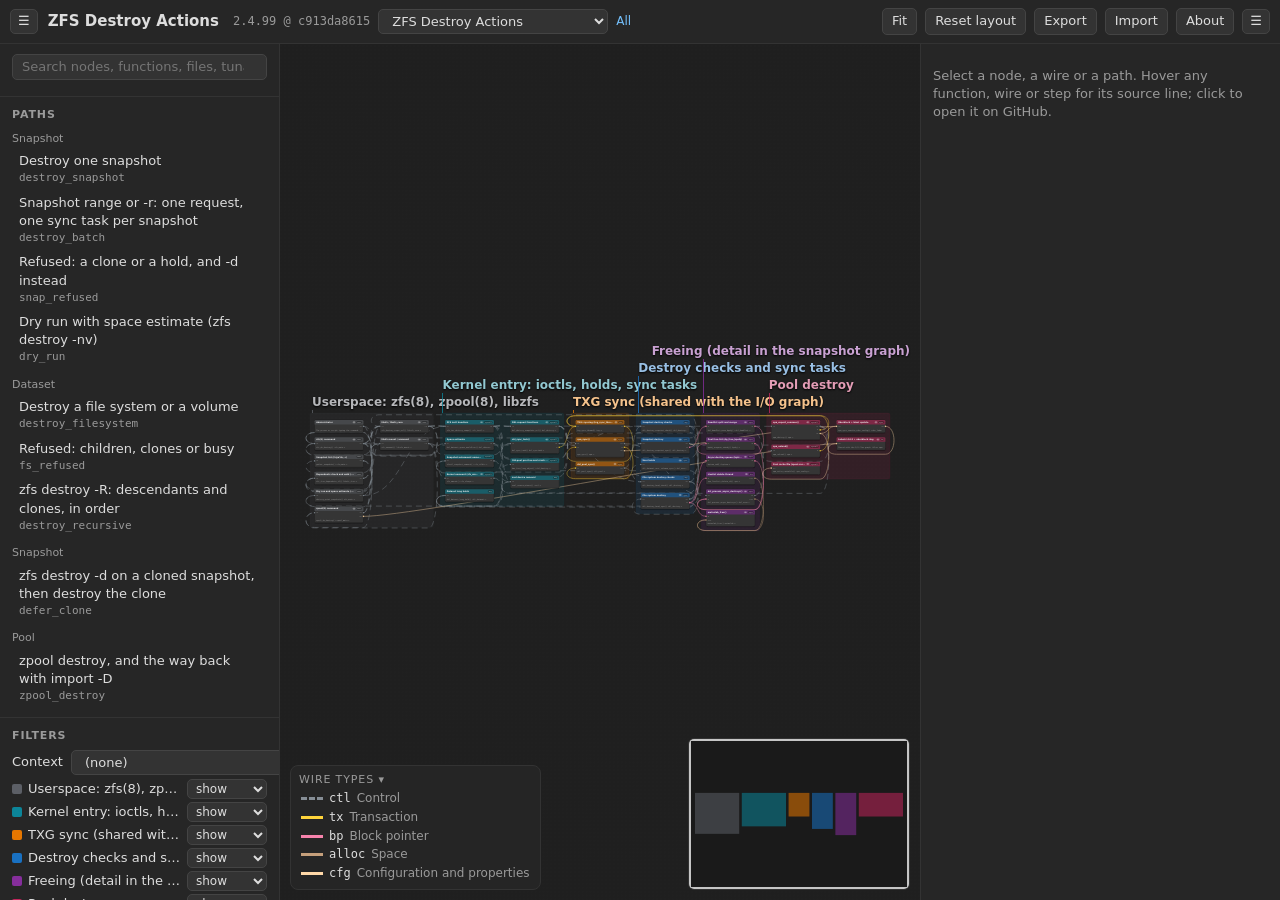
<file: viewer/zfs-destroy.html>
<!doctype html>
<html lang="en">
<head>
<meta charset="utf-8">
<meta name="viewport" content="width=device-width, initial-scale=1">
<title>ZFS Destroy Actions</title>
<style>
:root {
  --canvas: #1f1f1f;
  --panel: #262626;
  --panel-line: #333;
  --text: #dddddd;
  --muted: #9a9a9a;
  --accent: #ffd43b;
  --node-body: #353535;
  --node-border: #161616;
  --mono: ui-monospace, "SFMono-Regular", Menlo, Consolas, "DejaVu Sans Mono", monospace;
  --sans: system-ui, -apple-system, "Segoe UI", Roboto, "Noto Sans", "Helvetica Neue", Arial, sans-serif;
  color-scheme: dark;
  scrollbar-color: #4a4a4a #262626;
}

* { box-sizing: border-box; }
[hidden] { display: none !important; }
code { font-family: var(--mono); font-size: 0.92em; background: #ffffff12; padding: 0 3px; border-radius: 3px; }
html, body { height: 100%; margin: 0; }
body {
  background: var(--canvas);
  color: var(--text);
  font: 13px/1.4 var(--sans);
  display: flex;
  flex-direction: column;
  overflow: hidden;
}

button, .button, select, input {
  font: inherit;
  color: var(--text);
  background: #333;
  border: 1px solid #444;
  border-radius: 5px;
  padding: 3px 9px;
}
button, .button { cursor: pointer; }
button:hover, .button:hover { background: #3d3d3d; border-color: #555; }
button.active { background: #4a4122; border-color: var(--accent); color: #fff; }
button.icon { padding: 2px 7px; }
input[type="search"] { width: 100%; }
a { color: #74c0fc; text-decoration: none; }
a:hover { text-decoration: underline; }

/* ---------- top bar ---------- */
#topbar {
  height: 44px;
  flex: none;
  display: flex;
  align-items: center;
  gap: 8px;
  padding: 0 10px;
  background: var(--panel);
  border-bottom: 1px solid var(--panel-line);
}
#topbar h1 {
  font-size: 15px;
  margin: 0 6px 0 2px;
  font-weight: 650;
  white-space: nowrap;
  overflow: hidden;
  text-overflow: ellipsis;
  min-width: 0;
  flex: 0 1 auto;
}
#topbar > * { flex-shrink: 0; }
#topbar > h1 { flex-shrink: 1; }
#topbar button, #topbar .button, #topbar a { white-space: nowrap; }
#commit-link { font-family: var(--mono); font-size: 12px; color: var(--muted); }
#topbar .spacer { flex: 1; }

/* ---------- main layout ---------- */
#layout { flex: 1; display: flex; min-height: 0; }
#left, #right {
  background: var(--panel);
  overflow-y: auto;
  flex: none;
}
#left { width: 280px; border-right: 1px solid var(--panel-line); overflow-x: hidden; }
#right { width: 360px; border-left: 1px solid var(--panel-line); padding: 10px 12px 40px; }
body.hide-left #left, body.hide-right #right { display: none; }

.panel-section { padding: 10px 12px; border-bottom: 1px solid var(--panel-line); }
.panel-section h2, #right h2 {
  font-size: 11px;
  text-transform: uppercase;
  letter-spacing: 0.08em;
  color: var(--muted);
  margin: 0 0 6px;
}
.row { display: flex; align-items: center; justify-content: space-between; gap: 8px; margin: 4px 0; }
.muted { color: var(--muted); }
.mono { font-family: var(--mono); font-size: 12px; }

/* search */
.results { list-style: none; margin: 6px 0 0; padding: 0; max-height: 240px; overflow-y: auto; }
.results li { padding: 3px 6px; border-radius: 4px; cursor: pointer; }
.results li:hover, .results li.first { background: #333; }
.results .kind { color: var(--muted); font-size: 11px; margin-right: 6px; }

/* path list */
.path-cat { margin: 8px 0 2px; font-size: 11px; color: var(--muted); }
.path-item {
  display: block;
  width: 100%;
  white-space: normal;
  text-align: left;
  border: 1px solid transparent;
  background: none;
  padding: 3px 6px;
  border-radius: 4px;
}
.path-item:hover { background: #313131; border-color: transparent; }
.path-item.active { background: #4a4122; border-color: var(--accent); }
.path-item .pid { font-family: var(--mono); font-size: 11px; color: var(--muted); display: block; }

/* group filters */
.gfilter { display: flex; align-items: center; gap: 6px; margin: 3px 0; }
.gfilter .swatch { width: 10px; height: 10px; border-radius: 2px; flex: none; }
.gfilter .name { flex: 1; overflow: hidden; text-overflow: ellipsis; white-space: nowrap; }
.gfilter select { padding: 1px 4px; font-size: 12px; }

/* ---------- canvas ---------- */
#canvas-wrap { flex: 1; position: relative; min-width: 0; overflow: hidden; }
#canvas { width: 100%; height: 100%; display: block; cursor: grab; user-select: none; }
#canvas.panning { cursor: grabbing; }

.group-frame { stroke-width: 1; }
.group-title { font-size: 18px; font-weight: 700; cursor: move; }
.group-summary { font-size: 11px; fill: var(--muted); pointer-events: none; }

.node { cursor: pointer; }
.node .body { fill: var(--node-body); stroke: var(--node-border); stroke-width: 1; }
.node:hover .body { stroke: #6a6a6a; }
.node .title-text { fill: #eeeeee; font-size: 13px; font-weight: 600; pointer-events: none; }
.node .pill { fill: #00000055; stroke: #ffffff30; }
.node .pill-text { fill: #ddd; font-size: 10px; font-family: var(--mono); }
.node .sock-label { fill: #bdbdbd; font-size: 10px; font-variant: small-caps; letter-spacing: 0.04em; pointer-events: none; }
.node .foot { fill: var(--muted); font-size: 11px; font-family: var(--mono); }
.node .foot.link { cursor: pointer; }
.node .foot.link:hover { fill: #cfcfcf; text-decoration: underline; }
.node .outline { fill: none; stroke: none; pointer-events: none; }
.node.selected .outline { stroke: #fff; stroke-width: 2; }
.node.onpath .outline { stroke: var(--accent); stroke-width: 2; }
.node.current .outline { stroke: var(--accent); stroke-width: 3; }
.node.current .body { filter: url(#glow); }
.node.ctxmark .outline { stroke: #63e6be; stroke-width: 2; stroke-dasharray: 5 3; }
.node.dim { opacity: 0.15; }
.node.proxy .body { stroke-dasharray: 6 4; stroke: #888; }

.wire, .hit, .alt-outline { vector-effect: non-scaling-stroke; }
/* Stroke widths are in screen pixels (non-scaling) and are narrowed when
   zoomed out; --wire-idle and --wire-lit are set by setViewTransform(). */
.wire { fill: none; stroke-width: var(--wire-idle, 2px); opacity: 0.55; pointer-events: none; }
.wire.ctl { stroke-dasharray: 6 4; }
.wire.lit { opacity: 1; stroke-width: var(--wire-lit, 3px); stroke-dasharray: 10 6; animation: flow 0.9s linear infinite; }
.wire.dim { opacity: 0.06; }
.wire.alt { opacity: 0.35; stroke-dasharray: 3 5; }
.wire.current { stroke-width: calc(var(--wire-lit, 3px) + 2px); opacity: 1; }
.wire.cmp-both { stroke: #ffffff !important; opacity: 1; stroke-width: var(--wire-lit, 3px); }
.wire.cmp-a { stroke: #ffd43b !important; opacity: 1; stroke-width: var(--wire-lit, 3px); }
.wire.cmp-b { stroke: #4dabf7 !important; opacity: 1; stroke-width: var(--wire-lit, 3px); }
@keyframes flow { to { stroke-dashoffset: -32; } }
@media (prefers-reduced-motion: reduce) { .wire.lit { animation: none; } }

.hit { fill: none; stroke: transparent; stroke-width: 12; cursor: pointer; pointer-events: stroke; }
.alt-outline { fill: none; stroke: var(--accent); stroke-width: 6; stroke-dasharray: 4 6; opacity: 0.35; pointer-events: none; }

.badge circle { fill: #1f1f1f; stroke: var(--accent); stroke-width: 1.5; }
.badge text { fill: var(--accent); font-size: 10px; font-weight: 700; text-anchor: middle; dominant-baseline: central; }
.dot { fill: #fff; stroke: var(--accent); stroke-width: 3; }

#caption {
  position: absolute;
  left: 50%;
  top: 12px;
  transform: translateX(-50%);
  max-width: min(760px, 90%);
  background: #262626ee;
  border: 1px solid var(--accent);
  border-radius: 8px;
  padding: 7px 12px;
  font-size: 13px;
  pointer-events: auto;
}
#caption .ref { font-family: var(--mono); font-size: 11px; color: var(--muted); display: block; margin-top: 2px; }

#legend {
  position: absolute;
  left: 10px;
  bottom: 10px;
  background: #262626e6;
  border: 1px solid var(--panel-line);
  border-radius: 8px;
  padding: 6px 8px;
  font-size: 12px;
}
#legend .head { cursor: pointer; color: var(--muted); font-size: 11px; text-transform: uppercase; letter-spacing: 0.08em; margin-bottom: 2px; }
#legend.folded .item { display: none; }
#legend.folded .head { margin-bottom: 0; }
#legend .item { display: flex; align-items: center; gap: 6px; cursor: pointer; padding: 1px 2px; border-radius: 3px; }
#legend .item:hover { background: #333; }
#legend .item.off { opacity: 0.35; }
#legend .sw { width: 22px; height: 0; border-top: 3px solid; }
#legend .sw.dashed { border-top-style: dashed; }

#minimap {
  position: absolute;
  right: 10px;
  bottom: 10px;
  background: #1a1a1ae6;
  border: 1px solid var(--panel-line);
  border-radius: 6px;
  cursor: crosshair;
}

/* ---------- details panel ---------- */
#details h3 { font-size: 16px; margin: 0 0 4px; }
#details .sub { color: var(--muted); margin-bottom: 8px; }
#details section { margin: 12px 0; }
#details ul { margin: 4px 0; padding-left: 0; list-style: none; }
#details li { margin: 3px 0; }
.chip { display: inline-block; width: 10px; height: 10px; border-radius: 50%; margin-right: 6px; vertical-align: -1px; border: 1px solid #0006; }
.ref-row { display: flex; align-items: baseline; gap: 6px; flex-wrap: wrap; }
.ref-row .sym { font-family: var(--mono); font-size: 12px; }
.ref-row a { font-family: var(--mono); font-size: 11px; }
.ref-row .copy { font-size: 10px; padding: 0 5px; }
.ref-code { font-family: var(--mono); font-size: 11px; color: var(--muted); white-space: pre-wrap; word-break: break-all; margin: 0 0 4px 0; }
.io-row { cursor: pointer; padding: 3px 4px; border-radius: 4px; }
.io-row:hover { background: #313131; }
.io-row .other { font-weight: 600; }
.io-row .lbl { color: var(--muted); display: block; font-size: 12px; }
.tbl { border-collapse: collapse; width: 100%; font-size: 11px; }
.tbl td, .tbl th { border-bottom: 1px solid #333; padding: 3px 4px; vertical-align: top; text-align: left; }
.tbl .on { color: var(--accent); }

.transport { display: flex; gap: 4px; flex-wrap: wrap; align-items: center; margin: 6px 0; }
.transport input[type="range"] { width: 90px; padding: 0; }
.alt-select { display: flex; flex-direction: column; gap: 2px; margin: 4px 0 8px; }
.alt-select select { width: 100%; }
.steps { max-height: 46vh; overflow-y: auto; border: 1px solid #333; border-radius: 6px; }
.step { padding: 3px 6px; cursor: pointer; font-size: 12px; border-bottom: 1px solid #2d2d2d; }
.step:hover { background: #303030; }
.step.cur { background: #4a4122; }
.step.skip { opacity: 0.45; padding-left: 20px; }
.step .alt-head { display: block; font-size: 10px; color: var(--accent); }
.step .n { font-family: var(--mono); color: var(--accent); margin-right: 4px; }
.step .side { font-size: 10px; color: #63e6be; margin-left: 4px; }
.step .note { display: block; color: var(--muted); font-style: italic; }

/* ---------- suite navigation ---------- */
#suite-nav { display: inline-flex; align-items: center; gap: 8px; }
#suite-nav select { max-width: 230px; }
#index-link { font-size: 12px; }
.segmented { display: inline-flex; }
.segmented button { border-radius: 0; }
.segmented button:first-child { border-radius: 5px 0 0 5px; }
.segmented button:last-child { border-radius: 0 5px 5px 0; border-left: none; }
.also-link { display: block; }

/* ---------- timeline view ---------- */
#timeline-view {
  position: absolute;
  inset: 0;
  background: var(--canvas);
  overflow: auto;
  padding: 14px 18px 40px;
}
#tl-head { display: flex; align-items: center; gap: 16px; flex-wrap: wrap; }
#tl-title { font-size: 16px; font-weight: 650; }
#tl-strip { display: flex; flex-wrap: wrap; gap: 6px; margin: 10px 0; }
.tl-chip {
  border: 1px solid #444;
  background: #2a2a2a;
  border-radius: 6px;
  padding: 3px 8px;
  font-size: 12px;
  cursor: pointer;
  max-width: 240px;
  text-align: left;
}
.tl-chip .txg { font-family: var(--mono); color: var(--accent); margin-right: 5px; }
.tl-chip.cur { border-color: var(--accent); background: #4a4122; }
#tl-caption {
  border: 1px solid var(--accent);
  border-radius: 8px;
  background: #262626;
  padding: 8px 12px;
  margin-bottom: 14px;
}
#tl-caption .cap { font-weight: 600; }
#tl-caption .note { color: var(--muted); display: block; margin-top: 2px; }
#tl-caption .links { margin-top: 4px; font-size: 12px; }
#tl-caption .links a { margin-right: 10px; }
.tl-row { display: grid; grid-template-columns: 200px 1fr; gap: 10px; margin-bottom: 8px; align-items: start; }
.tl-label {
  background: #2b2b2b;
  border: 1px solid #3a3a3a;
  border-radius: 6px;
  padding: 5px 8px;
  cursor: pointer;
}
.tl-label:hover { border-color: #666; }
.tl-label .name { font-family: var(--mono); font-weight: 650; }
.tl-label .kind { color: var(--muted); font-size: 11px; display: block; }
.tl-lanes { display: flex; flex-direction: column; gap: 4px; }
.tl-lane { display: flex; flex-wrap: wrap; gap: 5px; min-height: 40px; align-items: center; padding: 3px 4px; border-radius: 6px; background: #ffffff06; }
.tl-lane.dead { min-height: 30px; background: #8ce99a14; border-left: 3px solid #8CE99A; }
.tl-lane .lane-tag { font-size: 10px; color: var(--muted); margin-right: 4px; }
.tl-tile {
  width: 52px;
  height: 34px;
  border-radius: 5px;
  display: flex;
  flex-direction: column;
  align-items: center;
  justify-content: center;
  font-family: var(--mono);
  font-size: 12px;
  color: #111;
  border: 2px solid transparent;
  cursor: default;
  position: relative;
}
.tl-tile .birth { font-size: 9px; opacity: 0.8; }
.tl-tile.small { height: 26px; }
.tl-tile.new { border-color: var(--accent); box-shadow: 0 0 6px var(--accent); }
.tl-tile.changed { border-color: #63e6be; }
.tl-tile.freed { opacity: 0.35; text-decoration: line-through; }
.tl-tile.deferred { border: 2px dashed #ddd; }
.tl-tile.async { border: 2px dotted #ddd; }
.tl-arrow { color: var(--muted); font-size: 11px; display: block; }
#tl-legend { margin-top: 18px; color: var(--muted); font-size: 12px; display: flex; flex-wrap: wrap; gap: 14px; align-items: center; }
#tl-legend .tl-tile { width: 38px; height: 22px; font-size: 10px; }
.tl-summary { color: var(--muted); }

/* ---------- tooltip and about ---------- */
#tooltip {
  position: fixed;
  z-index: 50;
  max-width: 520px;
  background: #111;
  border: 1px solid #555;
  border-radius: 6px;
  padding: 6px 9px;
  font-size: 12px;
  pointer-events: none;
  box-shadow: 0 4px 16px #000a;
}
#tooltip .t-ref { font-family: var(--mono); font-size: 11px; margin-top: 4px; }
#tooltip .t-ref .loc { color: #74c0fc; }
#tooltip .t-ref .code { color: #bbb; display: block; white-space: pre; overflow: hidden; text-overflow: ellipsis; }

#about {
  position: fixed;
  inset: 0;
  background: #000a;
  z-index: 40;
  display: flex;
  align-items: center;
  justify-content: center;
  padding: 24px;
}
.about-box {
  position: relative;
  background: var(--panel);
  border: 1px solid #444;
  border-radius: 10px;
  max-width: 820px;
  max-height: 100%;
  overflow-y: auto;
  padding: 18px 24px;
}
.about-box .close { position: absolute; right: 10px; top: 10px; }
.about-box h2 { font-size: 17px; margin: 4px 0 8px; }
.about-box h3 { font-size: 13px; margin: 16px 0 6px; color: var(--accent); }
.about-box li { margin: 4px 0; }

</style>
</head>
<body>
<header id="topbar">
  <button id="toggle-left" class="icon" title="Show or hide the path panel">&#9776;</button>
  <h1>ZFS Destroy Actions</h1>
  <a id="commit-link" target="_blank" rel="noopener"></a>
  <span id="suite-nav" hidden>
    <select id="graph-menu" title="Open another diagram of the suite"></select>
    <a id="index-link" href="index.html" title="All diagrams">All</a>
  </span>
  <span id="view-switch" class="segmented" hidden>
    <button id="btn-view-graph" class="active" title="Node graph">Graph</button><button id="btn-view-timeline" title="Timeline scenarios">Timeline</button>
  </span>
  <span class="spacer"></span>
  <button id="btn-fit" title="Fit everything (F)">Fit</button>
  <button id="btn-reset" title="Restore the default layout">Reset layout</button>
  <button id="btn-export" title="Export layout: save node positions to a JSON file">Export</button>
  <label class="button" title="Import layout: load node positions from a JSON file">Import<input id="file-import" type="file" accept="application/json,.json" hidden></label>
  <button id="btn-about">About</button>
  <button id="toggle-right" class="icon" title="Show or hide the details panel">&#9776;</button>
</header>

<main id="layout">
  <aside id="left">
    <div class="panel-section">
      <input id="search" type="search" placeholder="Search nodes, functions, files, tunables, wires  ( / )" autocomplete="off">
      <ul id="search-results" class="results"></ul>
    </div>
    <div class="panel-section">
      <h2>Paths</h2>
      <div id="path-list"></div>
    </div>
    <div class="panel-section" id="timeline-section" hidden>
      <h2>Timelines</h2>
      <div id="timeline-list"></div>
    </div>
    <div class="panel-section">
      <h2>Filters</h2>
      <label class="row">Context
        <select id="ctx-filter"><option value="">(none)</option></select>
      </label>
      <div id="group-filters"></div>
    </div>
  </aside>

  <section id="canvas-wrap">
    <svg id="canvas" xmlns="http://www.w3.org/2000/svg">
      <defs>
        <pattern id="grid" width="24" height="24" patternUnits="userSpaceOnUse">
          <circle cx="12" cy="12" r="1.3" fill="#2c2c2c"></circle>
        </pattern>
        <filter id="shadow" x="-10%" y="-10%" width="130%" height="140%">
          <feDropShadow dx="0" dy="3" stdDeviation="4" flood-color="#000" flood-opacity="0.45"></feDropShadow>
        </filter>
        <filter id="glow" x="-20%" y="-20%" width="140%" height="160%">
          <feDropShadow dx="0" dy="0" stdDeviation="7" flood-color="#ffd43b" flood-opacity="0.9"></feDropShadow>
        </filter>
      </defs>
      <rect id="grid-rect" x="0" y="0" width="100%" height="100%" fill="url(#grid)"></rect>
      <g id="root">
        <g id="layer-groups"></g>
        <g id="layer-wires"></g>
        <g id="layer-hits"></g>
        <g id="layer-nodes"></g>
        <g id="layer-badges"></g>
        <g id="layer-dot"></g>
      </g>
    </svg>
    <div id="caption" hidden></div>
    <div id="legend"></div>
    <canvas id="minimap" width="220" height="150"></canvas>
    <div id="timeline-view" hidden>
      <div id="tl-head">
        <div id="tl-title"></div>
        <div class="transport" id="tl-transport">
          <button id="tl-first" title="First step (Home)">|◀</button>
          <button id="tl-prev" title="Previous step (Left)">◀</button>
          <button id="tl-play" title="Play or pause (Space)">Play</button>
          <button id="tl-next" title="Next step (Right)">▶</button>
          <button id="tl-last" title="Last step (End)">▶|</button>
        </div>
      </div>
      <div id="tl-strip"></div>
      <div id="tl-caption"></div>
      <div id="tl-panel"></div>
      <div id="tl-legend"></div>
    </div>
  </section>

  <aside id="right">
    <div id="details"><p class="muted">Select a node, a wire or a path.</p></div>
  </aside>
</main>

<div id="tooltip" hidden></div>
<div id="about" hidden>
  <div class="about-box">
    <button id="about-close" class="icon close" title="Close">&#10005;</button>
    <div id="about-body"></div>
  </div>
</div>

<script type="application/json" id="graph-data">{"meta":{"repo":"https://github.com/openzfs/zfs","commit":"c913da86156eba3243cc1ef515e98d69887654a7","version":"2.4.99"},"types":[{"id":"ctl","color":"#868E96","name":"Control","desc":"Calls that carry no payload or only names: requests, checks, refusals, unmounts, sync-task dispatch. Drawn dashed."},{"id":"tx","color":"#FFD43B","name":"Transaction","desc":"A sync task joining the open txg, a txg being synced, or a wait for a txg."},{"id":"bp","color":"#F783AC","name":"Block pointer","desc":"Blocks of a destroyed dataset handed to the freeing machinery: deadlist sub-lists, a root block pointer, livelist entries."},{"id":"alloc","color":"#C59F7B","name":"Space","desc":"Segments returned to a metaslab."},{"id":"cfg","color":"#FFD8A8","name":"Configuration and properties","desc":"Pool configuration: the pool state written into the labels, the cache file entry, label contents read at import."}],"contexts":[{"id":"user","name":"Userspace"},{"id":"syscall","name":"Kernel, in the thread of the calling process (an ioctl on /dev/zfs, mount(2) or umount(2)) or a helper thread it starts, outside syncing context and outside any dmu_tx"},{"id":"sync","name":"Syncing context: txg_sync thread or dp_sync_taskq workers, one txg at a time"},{"id":"thr","name":"A dedicated kernel thread or zthr"},{"id":"any","name":"Runs in whichever context calls it"},{"id":"hw","name":"Hardware"}],"groups":[{"id":"cli","title":"Userspace: zfs(8), zpool(8), libzfs","color":"#5C5F66","col":0,"band":"full","subcols":2,"summary":"Decide what to destroy and in which order, refuse children and clones, unmount, and send the requests."},{"id":"entry","title":"Kernel entry: ioctls, holds, sync tasks","color":"#0C8599","col":2,"band":"full","subcols":2,"summary":"Unmount snapshots, drop volume devices, and run each destroy as a sync task."},{"id":"txg","title":"TXG sync (shared with the I/O graph)","color":"#E67700","col":4,"band":"full","subcols":1,"summary":"Where the queued destroy tasks run, after the txg's data is written."},{"id":"ops","title":"Destroy checks and sync tasks","color":"#1971C2","col":5,"band":"full","subcols":1,"summary":"Checks that refuse a destroy, and the sync functions that remove the dataset records."},{"id":"free","title":"Freeing (detail in the snapshot graph)","color":"#862E9C","col":6,"band":"full","subcols":1,"summary":"Where the destroyed blocks wait, and the background work that frees them a slice per txg."},{"id":"pool","title":"Pool destroy","color":"#C2255C","col":7,"band":"full","subcols":2,"summary":"spa_export_common() with POOL_STATE_DESTROYED: the labels, the final txgs and the cache file."}],"nodes":[{"id":"admin","group":"cli","sub":0,"title":"Administrator","ctx":"user","src":"","fns":[],"role":"The person or script typing the command. Every path in this graph that a command starts begins with a wire from this node; the arrows that come back into a command node are its results, errors and refusals.","tunables":[],"props":[]},{"id":"zfs_cmd","group":"cli","sub":0,"title":"zfs(8) command","ctx":"user","src":"cmd/zfs/zfs_main.c","fns":[{"name":"zfs_do_destroy","ref":{"file":"cmd/zfs/zfs_main.c","line":1698,"symbol":"zfs_do_destroy","code":"zfs_do_destroy(int argc, char **argv)"}},{"name":"destroy_callback","ref":{"file":"cmd/zfs/zfs_main.c","line":1483,"symbol":"destroy_callback","code":"destroy_callback(zfs_handle_t *zhp, void *data)"}},{"name":"destroy_batched","ref":{"file":"cmd/zfs/zfs_main.c","line":1473,"symbol":"destroy_batched","code":"destroy_batched(destroy_cbdata_t *cb)"}}],"role":"zfs destroy. A name with @ is a snapshot list, a name with # a bookmark (not drawn), anything else a file system or volume; a pool's root file system is refused without -r. destroy_callback() gets every dataset to destroy in order: a snapshot is added to the current batch, a file system or volume first flushes the batch (destroy_batched()), is unmounted and is then destroyed. With -r an error on one dataset is remembered and the walk goes on.","tunables":[],"props":[]},{"id":"snap_gather","group":"cli","sub":0,"title":"Snapshot list (fs@a%b, -r)","ctx":"user","src":"cmd/zfs/zfs_main.c","fns":[{"name":"gather_snapshots","ref":{"file":"cmd/zfs/zfs_main.c","line":1642,"symbol":"gather_snapshots","code":"gather_snapshots(zfs_handle_t *zhp, void *arg)"}},{"name":"snapshot_to_nvl_cb","ref":{"file":"cmd/zfs/zfs_main.c","line":1620,"symbol":"snapshot_to_nvl_cb","code":"snapshot_to_nvl_cb(zfs_handle_t *zhp, void *arg)"}},{"name":"zfs_iter_snapspec_v2","ref":{"file":"lib/libzfs/libzfs_iter.c","line":407,"symbol":"zfs_iter_snapspec_v2","code":"zfs_iter_snapspec_v2(zfs_handle_t *fs_zhp, int flags, const char *spec_orig,"}}],"role":"Expands the part after @: a comma-separated list of names and ranges, where a%b is every snapshot from a to b in creation order and an empty end means the first or the last. With -r the same spec is applied to every descendant file system. Every match goes into one nvlist; a name that matches nothing is skipped silently, and an empty list is an error.","tunables":[],"props":[]},{"id":"dep_walk","group":"cli","sub":0,"title":"Dependents check and walk (-r, -R)","ctx":"user","src":"lib/libzfs/libzfs_iter.c","fns":[{"name":"zfs_iter_dependents_v2","ref":{"file":"lib/libzfs/libzfs_iter.c","line":580,"symbol":"zfs_iter_dependents_v2","code":"zfs_iter_dependents_v2(zfs_handle_t *zhp, int flags, boolean_t allowrecursion,"}},{"name":"iter_dependents_cb","ref":{"file":"lib/libzfs/libzfs_iter.c","line":516,"symbol":"iter_dependents_cb","code":"iter_dependents_cb(zfs_handle_t *zhp, void *arg)"}},{"name":"destroy_check_dependent","ref":{"file":"cmd/zfs/zfs_main.c","line":1416,"symbol":"destroy_check_dependent","code":"destroy_check_dependent(zfs_handle_t *zhp, void *data)"}},{"name":"destroy_clones","ref":{"file":"cmd/zfs/zfs_main.c","line":1669,"symbol":"destroy_clones","code":"destroy_clones(destroy_cbdata_t *cb)"}}],"role":"zfs_iter_dependents_v2() visits a dataset's dependents depth first and calls back after the children: child file systems first, then the snapshots in creation order, and each snapshot only after its clones. destroy_check_dependent() uses the same walk to refuse: children or snapshots without -r, clones without -R.","tunables":[],"props":[]},{"id":"dry_run","group":"cli","sub":0,"title":"Dry run and space estimate (-n, -v)","ctx":"user","src":"cmd/zfs/zfs_main.c","fns":[{"name":"destroy_print_snapshots","ref":{"file":"cmd/zfs/zfs_main.c","line":1597,"symbol":"destroy_print_snapshots","code":"destroy_print_snapshots(zfs_handle_t *fs_zhp, destroy_cbdata_t *cb)"}},{"name":"destroy_print_cb","ref":{"file":"cmd/zfs/zfs_main.c","line":1555,"symbol":"destroy_print_cb","code":"destroy_print_cb(zfs_handle_t *zhp, void *arg)"}},{"name":"lzc_snaprange_space","ref":{"file":"lib/libzfs_core/libzfs_core.c","line":478,"symbol":"lzc_snaprange_space","code":"lzc_snaprange_space(const char *firstsnap, const char *lastsnap,"}}],"role":"With -v (or -p) for a snapshot list, walks each file system's snapshots in creation order, prints each selected one and asks the kernel how much each contiguous range would free. With -n nothing is destroyed. For a file system, -nv only lists the datasets, without an estimate.","tunables":[],"props":[]},{"id":"zpool_cmd","group":"cli","sub":0,"title":"zpool(8) command","ctx":"user","src":"cmd/zpool/zpool_main.c","fns":[{"name":"zpool_do_destroy","ref":{"file":"cmd/zpool/zpool_main.c","line":2335,"symbol":"zpool_do_destroy","code":"zpool_do_destroy(int argc, char **argv)"}},{"name":"zpool_do_import","ref":{"file":"cmd/zpool/zpool_main.c","line":4360,"symbol":"zpool_do_import","code":"zpool_do_import(int argc, char **argv)"}},{"name":"import_pools","ref":{"file":"cmd/zpool/zpool_main.c","line":3961,"symbol":"import_pools","code":"import_pools(nvlist_t *pools, nvlist_t *props, char *mntopts, int flags,"}}],"role":"zpool destroy [-f] pool: unmount everything, then one ioctl. -f only forces the unmounts. zpool import -D is the way back: it lists and imports only pools whose labels say destroyed.","tunables":[],"props":[]},{"id":"libzfs","group":"cli","sub":1,"title":"libzfs / libzfs_core","ctx":"user","src":"lib/libzfs_core/libzfs_core.c","fns":[{"name":"zfs_destroy_snaps_nvl","ref":{"file":"lib/libzfs/libzfs_dataset.c","line":3900,"symbol":"zfs_destroy_snaps_nvl","code":"zfs_destroy_snaps_nvl(libzfs_handle_t *hdl, nvlist_t *snaps, boolean_t defer)"}},{"name":"zfs_destroy","ref":{"file":"lib/libzfs/libzfs_dataset.c","line":3808,"symbol":"zfs_destroy","code":"zfs_destroy(zfs_handle_t *zhp, boolean_t defer)"}},{"name":"lzc_destroy_snaps","ref":{"file":"lib/libzfs_core/libzfs_core.c","line":452,"symbol":"lzc_destroy_snaps","code":"lzc_destroy_snaps(nvlist_t *snaps, boolean_t defer, nvlist_t **errlist)"}},{"name":"lzc_destroy","ref":{"file":"lib/libzfs_core/libzfs_core.c","line":375,"symbol":"lzc_destroy","code":"lzc_destroy(const char *fsname)"}},{"name":"zpool_destroy","ref":{"file":"lib/libzfs/libzfs_pool.c","line":1825,"symbol":"zpool_destroy","code":"zpool_destroy(zpool_handle_t *zhp, const char *log_str)"}}],"role":"Turns each request into one ioctl: lzc_destroy_snaps() for a snapshot list (with defer for -d), lzc_destroy() for one file system or volume, ZFS_IOC_POOL_DESTROY for a pool. Translates the errors: EEXIST is \"snapshot is cloned\", EBUSY with user holds is \"it's being held\".","tunables":[],"props":[]},{"id":"mount_lib","group":"cli","sub":1,"title":"libzfs mount / unmount","ctx":"user","src":"lib/libzfs/libzfs_mount.c","fns":[{"name":"zfs_unmount","ref":{"file":"lib/libzfs/libzfs_mount.c","line":622,"symbol":"zfs_unmount","code":"zfs_unmount(zfs_handle_t *zhp, const char *mountpoint, int flags)"}},{"name":"zfs_unshare","ref":{"file":"lib/libzfs/libzfs_mount.c","line":837,"symbol":"zfs_unshare","code":"zfs_unshare(zfs_handle_t *zhp, const char *mountpoint,"}},{"name":"unmount_one","ref":{"file":"lib/libzfs/libzfs_mount.c","line":579,"symbol":"unmount_one","code":"unmount_one(zfs_handle_t *zhp, const char *mountpoint, int flags)"}},{"name":"do_unmount","ref":{"file":"lib/libzfs/os/linux/libzfs_mount_os.c","line":373,"symbol":"do_unmount","code":"do_unmount(zfs_handle_t *zhp, const char *mntpt, int flags)"}},{"name":"remove_mountpoint","ref":{"file":"lib/libzfs/libzfs_mount.c","line":897,"symbol":"remove_mountpoint","code":"remove_mountpoint(zfs_handle_t *zhp)"}},{"name":"zpool_disable_datasets","ref":{"file":"lib/libzfs/libzfs_mount.c","line":1388,"symbol":"zpool_disable_datasets","code":"zpool_disable_datasets(zpool_handle_t *zhp, boolean_t force)"}}],"role":"Unshares (NFS, SMB) and unmounts a file system that /proc/self/mounts lists as mounted; a volume or an unmounted file system needs nothing. If the unmount fails the file system is shared again. After a destroy, remove_mountpoint() deletes the empty mountpoint directory when the mountpoint is default or inherited. For zpool destroy, zpool_disable_datasets() does the same for every mounted file system of the pool.","tunables":[],"props":[{"name":"mountpoint","ref":{"file":"module/zcommon/zfs_prop.c","line":582,"symbol":"\"mountpoint\"","code":"zprop_register_string(ZFS_PROP_MOUNTPOINT, \"mountpoint\", \"/\","}}]},{"id":"zfs_ioctl","group":"entry","sub":0,"title":"ZFS ioctl handlers","ctx":"syscall","src":"module/zfs/zfs_ioctl.c","fns":[{"name":"zfs_ioc_destroy_snaps","ref":{"file":"module/zfs/zfs_ioctl.c","line":4403,"symbol":"zfs_ioc_destroy_snaps","code":"zfs_ioc_destroy_snaps(const char *poolname, nvlist_t *innvl, nvlist_t *outnvl)"}},{"name":"zfs_ioc_destroy","ref":{"file":"module/zfs/zfs_ioctl.c","line":4701,"symbol":"zfs_ioc_destroy","code":"zfs_ioc_destroy(zfs_cmd_t *zc)"}},{"name":"zfs_ioc_space_snaps","ref":{"file":"module/zfs/zfs_ioctl.c","line":7322,"symbol":"zfs_ioc_space_snaps","code":"zfs_ioc_space_snaps(const char *lastsnap, nvlist_t *innvl, nvlist_t *outnvl)"}},{"name":"zfs_ioc_pool_destroy","ref":{"file":"module/zfs/zfs_ioctl.c","line":1783,"symbol":"zfs_ioc_pool_destroy","code":"zfs_ioc_pool_destroy(zfs_cmd_t *zc)"}},{"name":"zfs_unmount_snap","ref":{"file":"module/zfs/zfs_ioctl.c","line":4347,"symbol":"zfs_unmount_snap","code":"zfs_unmount_snap(const char *snapname)"}},{"name":"zfs_destroy_unmount_origin","ref":{"file":"module/zfs/zfs_ioctl.c","line":4369,"symbol":"zfs_destroy_unmount_origin","code":"zfs_destroy_unmount_origin(const char *fsname)"}}],"role":"Kernel entry points. Before a snapshot destroy they unmount the snapshots and remove their volume devices; zfs_ioc_destroy() retries a file system destroy after removing a leftover %recv child; zfs_ioc_space_snaps() answers the dry-run estimate without changing anything.","tunables":[],"props":[]},{"id":"space_est","group":"entry","sub":0,"title":"Space estimate","ctx":"syscall","src":"module/zfs/dsl_dataset.c","fns":[{"name":"dsl_dataset_space_wouldfree","ref":{"file":"module/zfs/dsl_dataset.c","line":5069,"symbol":"dsl_dataset_space_wouldfree","code":"dsl_dataset_space_wouldfree(dsl_dataset_t *firstsnap,"}},{"name":"dsl_deadlist_space_range","ref":{"file":"module/zfs/dsl_deadlist.c","line":764,"symbol":"dsl_deadlist_space_range","code":"dsl_deadlist_space_range(dsl_deadlist_t *dl, uint64_t mintxg, uint64_t maxtxg,"}}],"role":"What destroying the snapshots first to last of one file system would free: for each dataset after a snapshot in the range, the space on its deadlist born after the snapshot before first. Read-only, under a pool hold.","tunables":[],"props":[]},{"id":"snap_umount","group":"entry","sub":0,"title":"Snapshot automount unmount","ctx":"syscall","src":"module/os/linux/zfs/zfs_ctldir.c","fns":[{"name":"zfsctl_snapshot_unmount","ref":{"file":"module/os/linux/zfs/zfs_ctldir.c","line":1392,"symbol":"zfsctl_snapshot_unmount","code":"zfsctl_snapshot_unmount(const char *snapname)"}},{"name":"zfsctl_snapshot_unmount_wait","ref":{"file":"module/os/linux/zfs/zfs_ctldir.c","line":1309,"symbol":"zfsctl_snapshot_unmount_wait","code":"zfsctl_snapshot_unmount_wait(const char *snapname, taskqid_t tqid)"}}],"role":"A snapshot visited under .zfs/snapshot is automounted. Before it is destroyed it is unmounted, best effort: the kernel invalidates the mount and waits briefly until the snapshot has no long hold.","tunables":[],"props":[]},{"id":"vfs_umount","group":"entry","sub":0,"title":"Kernel unmount (zfs_umount)","ctx":"syscall","src":"module/os/linux/zfs/zfs_vfsops.c","fns":[{"name":"zfs_umount","ref":{"file":"module/os/linux/zfs/zfs_vfsops.c","line":1612,"symbol":"zfs_umount","code":"zfs_umount(struct super_block *sb)"}},{"name":"zfsvfs_teardown","ref":{"file":"module/os/linux/zfs/zfs_vfsops.c","line":1245,"symbol":"zfsvfs_teardown","code":"zfsvfs_teardown(zfsvfs_t *zfsvfs, boolean_t unmounting)"}},{"name":"dmu_objset_disown","ref":{"file":"module/zfs/dmu_objset.c","line":923,"symbol":"dmu_objset_disown","code":"dmu_objset_disown(objset_t *os, boolean_t decrypt, const void *tag)"}}],"role":"umount(2) on a ZFS file system ends in zfs_umount() (from zpl_put_super()). It tears down the zfsvfs and gives up ownership of the objset, which drops the mount's long hold on the dataset.","tunables":[],"props":[]},{"id":"long_holds","group":"entry","sub":0,"title":"Dataset long holds","ctx":"any","src":"module/zfs/dsl_dataset.c","fns":[{"name":"dsl_dataset_long_held","ref":{"file":"module/zfs/dsl_dataset.c","line":955,"symbol":"dsl_dataset_long_held","code":"dsl_dataset_long_held(dsl_dataset_t *ds)"}},{"name":"dsl_dataset_long_hold","ref":{"file":"module/zfs/dsl_dataset.c","line":941,"symbol":"dsl_dataset_long_hold","code":"dsl_dataset_long_hold(dsl_dataset_t *ds, const void *tag)"}},{"name":"dsl_dataset_long_rele","ref":{"file":"module/zfs/dsl_dataset.c","line":948,"symbol":"dsl_dataset_long_rele","code":"dsl_dataset_long_rele(dsl_dataset_t *ds, const void *tag)"}},{"name":"dsl_dataset_disown","ref":{"file":"module/zfs/dsl_dataset.c","line":1033,"symbol":"dsl_dataset_disown","code":"dsl_dataset_disown(dsl_dataset_t *ds, ds_hold_flags_t flags, const void *tag)"}},{"name":"dsl_dataset_has_owner","ref":{"file":"module/zfs/dsl_dataset.c","line":1079,"symbol":"dsl_dataset_has_owner","code":"dsl_dataset_has_owner(dsl_dataset_t *ds)"}}],"role":"A long hold keeps a dataset from being destroyed while it is in use. Owners take one (a mounted file system, an open volume, a receive), and so do other long operations such as a send. Any long hold makes a destroy fail with EBUSY; only a snapshot whose holder is a mount can be marked with -d instead.","tunables":[],"props":[]},{"id":"dsl_entry","group":"entry","sub":1,"title":"DSL request functions","ctx":"syscall","src":"module/zfs/dsl_destroy.c","fns":[{"name":"dsl_destroy_snapshots_nvl","ref":{"file":"module/zfs/dsl_destroy.c","line":611,"symbol":"dsl_destroy_snapshots_nvl","code":"dsl_destroy_snapshots_nvl(nvlist_t *snaps, boolean_t defer,"}},{"name":"dsl_destroy_snapshot","ref":{"file":"module/zfs/dsl_destroy.c","line":645,"symbol":"dsl_destroy_snapshot","code":"dsl_destroy_snapshot(const char *name, boolean_t defer)"}},{"name":"dsl_destroy_head","ref":{"file":"module/zfs/dsl_destroy.c","line":1264,"symbol":"dsl_destroy_head","code":"dsl_destroy_head(const char *name)"}}],"role":"dsl_destroy_snapshots_nvl() runs one sync task per snapshot, in list order, and stops at the first error, so a failed request can leave the earlier snapshots destroyed. dsl_destroy_head() runs one sync task for the file system or volume (two, with an open-context pre-free in between, on pools without async_destroy).","tunables":[],"props":[]},{"id":"sync_task","group":"entry","sub":1,"title":"dsl_sync_task()","ctx":"syscall","src":"module/zfs/dsl_synctask.c","fns":[{"name":"dsl_sync_task","ref":{"file":"module/zfs/dsl_synctask.c","line":126,"symbol":"dsl_sync_task","code":"dsl_sync_task(const char *pool, dsl_checkfunc_t *checkfunc,"}},{"name":"dsl_sync_task_common","ref":{"file":"module/zfs/dsl_synctask.c","line":34,"symbol":"dsl_sync_task_common","code":"dsl_sync_task_common(const char *pool, dsl_checkfunc_t *checkfunc,"}},{"name":"dsl_sync_task_sync","ref":{"file":"module/zfs/dsl_synctask.c","line":207,"symbol":"dsl_sync_task_sync","code":"dsl_sync_task_sync(dsl_sync_task_t *dst, dmu_tx_t *tx)"}}],"role":"Runs a metadata change in syncing context. The check runs once in open context as a quick test, the task is queued on the open txg, and the caller waits until that txg has synced. In syncing context dsl_sync_task_sync() checks pool space and re-runs the check before the sync function. Destroys use ZFS_SPACE_CHECK_DESTROY, which may use three quarters of the slop space, so a nearly full pool can still destroy.","tunables":[],"props":[]},{"id":"prefree","group":"entry","sub":1,"title":"Old-pool pre-free and crash cleanup","ctx":"syscall","src":"module/zfs/dsl_destroy.c","fns":[{"name":"dmu_free_long_object","ref":{"file":"module/zfs/dmu.c","line":1322,"symbol":"dmu_free_long_object","code":"dmu_free_long_object(objset_t *os, uint64_t object)"}},{"name":"dmu_object_next","ref":{"file":"module/zfs/dmu_object.c","line":381,"symbol":"dmu_object_next","code":"dmu_object_next(objset_t *os, uint64_t *objectp, boolean_t hole, uint64_t txg)"}},{"name":"dsl_destroy_inconsistent","ref":{"file":"module/zfs/dsl_destroy.c","line":1325,"symbol":"dsl_destroy_inconsistent","code":"dsl_destroy_inconsistent(const char *dsname, void *arg)"}}],"role":"Only on pools without the async_destroy feature, where the whole tree is freed in the destroy's txg. A first sync task marks the dataset inconsistent; then every object changed since the last snapshot is freed from open context so that the final txg stays short. If the system crashes in between, the next import finds the inconsistent dataset and finishes the destroy (dsl_destroy_inconsistent()), unless it is a resumable receive.","tunables":[],"props":[]},{"id":"zvol_minors","group":"entry","sub":1,"title":"zvol device removal","ctx":"any","src":"module/zfs/zvol.c","fns":[{"name":"zvol_remove_minors","ref":{"file":"module/zfs/zvol.c","line":2299,"symbol":"zvol_remove_minors","code":"zvol_remove_minors(spa_t *spa, const char *name, boolean_t async)"}},{"name":"zvol_remove_minors_impl","ref":{"file":"module/zfs/zvol.c","line":1805,"symbol":"zvol_remove_minors_impl","code":"zvol_remove_minors_impl(zvol_task_t *task)"}},{"name":"zvol_shutdown_minor","ref":{"file":"module/zfs/zvol.c","line":1760,"symbol":"zvol_shutdown_minor","code":"zvol_shutdown_minor(void *arg)"}}],"role":"Removes the /dev/zvol device of a volume, of its snapshots (present only with snapdev=visible) and of everything below a name. zvol_remove_minors() queues the work on the pool's zvol taskq; the destroy paths do not wait for it, zpool destroy does.","tunables":[{"name":"zvol_inhibit_dev","ref":{"file":"module/zfs/zvol.c","line":2446,"symbol":"inhibit_dev","code":"ZFS_MODULE_PARAM(zfs_vol, zvol_, inhibit_dev, UINT, ZMOD_RW,"}}],"props":[{"name":"snapdev","ref":{"file":"module/zcommon/zfs_prop.c","line":432,"symbol":"\"snapdev\"","code":"zprop_register_index(ZFS_PROP_SNAPDEV, \"snapdev\", ZFS_SNAPDEV_HIDDEN,"}}]},{"id":"txg_sync","group":"txg","sub":0,"title":"TXG: syncing (txg_sync_thread)","ctx":"thr","src":"module/zfs/txg.c","fns":[{"name":"txg_sync_thread","ref":{"file":"module/zfs/txg.c","line":510,"symbol":"txg_sync_thread","code":"txg_sync_thread(void *arg)"}},{"name":"txg_wait_synced","ref":{"file":"module/zfs/txg.c","line":764,"symbol":"txg_wait_synced","code":"txg_wait_synced(dsl_pool_t *dp, uint64_t txg)"}}],"role":"Shared with the I/O flow graph. Syncs the txg a destroy task joined. txg_wait_synced() is why zfs destroy returns only when the destroy is on disk, and why zpool destroy can push the final label update out before the pool is unloaded.","tunables":[],"props":[]},{"id":"spa_sync","group":"txg","sub":0,"title":"spa_sync()","ctx":"sync","src":"module/zfs/spa.c","fns":[{"name":"spa_sync","ref":{"file":"module/zfs/spa.c","line":11405,"symbol":"spa_sync","code":"spa_sync(spa_t *spa, uint64_t txg)"}},{"name":"spa_sync_iterate_to_convergence","ref":{"file":"module/zfs/spa.c","line":11192,"symbol":"spa_sync_iterate_to_convergence","code":"spa_sync_iterate_to_convergence(spa_t *spa, dmu_tx_t *tx)"}}],"role":"Shared with the I/O flow graph. Each pass runs dsl_pool_sync(), which runs the destroy tasks in pass 1; dsl_scan_sync() then frees queued blocks; every txg ends by rewriting the labels and uberblocks.","tunables":[],"props":[]},{"id":"dsl_pool_sync","group":"txg","sub":0,"title":"dsl_pool_sync()","ctx":"sync","src":"module/zfs/dsl_pool.c","fns":[{"name":"dsl_pool_sync","ref":{"file":"module/zfs/dsl_pool.c","line":700,"symbol":"dsl_pool_sync","code":"dsl_pool_sync(dsl_pool_t *dp, uint64_t txg)"}}],"role":"Shared with the I/O flow graph. Writes the txg's dirty datasets first and only then runs the queued sync tasks, so a dataset destroyed in txg N had its last writes synced in the same txg.","tunables":[],"props":[]},{"id":"snap_check","group":"ops","sub":0,"title":"Snapshot destroy checks","ctx":"any","src":"module/zfs/dsl_destroy.c","fns":[{"name":"dsl_destroy_snapshot_check","ref":{"file":"module/zfs/dsl_destroy.c","line":91,"symbol":"dsl_destroy_snapshot_check","code":"dsl_destroy_snapshot_check(void *arg, dmu_tx_t *tx)"}},{"name":"dsl_destroy_snapshot_check_impl","ref":{"file":"module/zfs/dsl_destroy.c","line":45,"symbol":"dsl_destroy_snapshot_check_impl","code":"dsl_destroy_snapshot_check_impl(dsl_dataset_t *ds, boolean_t defer)"}}],"role":"Runs in open context and again in syncing context. A snapshot that no longer exists passes and is skipped. A long hold refuses with EBUSY, unless -d and the holder is a mount. With -d nothing else is checked (ENOTSUP on pools older than user holds). Without -d, user holds refuse with EBUSY and clones with EEXIST.","tunables":[],"props":[{"name":"userrefs","ref":{"file":"module/zcommon/zfs_prop.c","line":660,"symbol":"\"userrefs\"","code":"zprop_register_number(ZFS_PROP_USERREFS, \"userrefs\", 0, PROP_READONLY,"}}]},{"id":"destroy_snap","group":"ops","sub":0,"title":"Snapshot destroy","ctx":"sync","src":"module/zfs/dsl_destroy.c","fns":[{"name":"dsl_destroy_snapshot_sync","ref":{"file":"module/zfs/dsl_destroy.c","line":579,"symbol":"dsl_destroy_snapshot_sync","code":"dsl_destroy_snapshot_sync(void *arg, dmu_tx_t *tx)"}},{"name":"dsl_destroy_snapshot_sync_impl","ref":{"file":"module/zfs/dsl_destroy.c","line":307,"symbol":"dsl_destroy_snapshot_sync_impl","code":"dsl_destroy_snapshot_sync_impl(dsl_dataset_t *ds, boolean_t defer, dmu_tx_t *tx)"}}],"role":"Destroys one snapshot record and moves its blocks on (detail: snapshot lifecycle graph, path destroy_snapshot). With -d, while user holds, clones or a long hold remain, it only sets defer_destroy. Afterwards it queues removal of the snapshot's volume device.","tunables":[],"props":[{"name":"defer_destroy","ref":{"file":"module/zcommon/zfs_prop.c","line":543,"symbol":"\"defer_destroy\"","code":"zprop_register_index(ZFS_PROP_DEFER_DESTROY, \"defer_destroy\", 0,"}}]},{"id":"hold_sync","group":"ops","sub":0,"title":"User holds","ctx":"sync","src":"module/zfs/dsl_userhold.c","fns":[{"name":"dsl_dataset_user_release_sync","ref":{"file":"module/zfs/dsl_userhold.c","line":522,"symbol":"dsl_dataset_user_release_sync","code":"dsl_dataset_user_release_sync(void *arg, dmu_tx_t *tx)"}}],"role":"Where a snapshot marked defer_destroy because of user holds is finally destroyed: zfs release of the last hold, on a snapshot with no clones and no long hold, runs the snapshot destroy in the same sync task.","tunables":[],"props":[]},{"id":"head_check","group":"ops","sub":0,"title":"File system destroy checks","ctx":"any","src":"module/zfs/dsl_destroy.c","fns":[{"name":"dsl_destroy_head_check","ref":{"file":"module/zfs/dsl_destroy.c","line":866,"symbol":"dsl_destroy_head_check","code":"dsl_destroy_head_check(void *arg, dmu_tx_t *tx)"}},{"name":"dsl_destroy_head_check_impl","ref":{"file":"module/zfs/dsl_destroy.c","line":819,"symbol":"dsl_destroy_head_check_impl","code":"dsl_destroy_head_check_impl(dsl_dataset_t *ds, int expected_holds)"}}],"role":"Runs in open context and again in syncing context. EBUSY when the dataset has a long hold (still mounted, an open volume, a send) or still has snapshots of its own; EEXIST when it has child datasets. A clone whose deferred origin would be destroyed with it is also refused while that origin snapshot has a long hold.","tunables":[],"props":[]},{"id":"destroy_head","group":"ops","sub":0,"title":"File system destroy","ctx":"sync","src":"module/zfs/dsl_destroy.c","fns":[{"name":"dsl_destroy_head_sync","ref":{"file":"module/zfs/dsl_destroy.c","line":1234,"symbol":"dsl_destroy_head_sync","code":"dsl_destroy_head_sync(void *arg, dmu_tx_t *tx)"}},{"name":"dsl_destroy_head_sync_impl","ref":{"file":"module/zfs/dsl_destroy.c","line":1064,"symbol":"dsl_destroy_head_sync_impl","code":"dsl_destroy_head_sync_impl(dsl_dataset_t *ds, dmu_tx_t *tx)"}},{"name":"dsl_destroy_head_begin_sync","ref":{"file":"module/zfs/dsl_destroy.c","line":1247,"symbol":"dsl_destroy_head_begin_sync","code":"dsl_destroy_head_begin_sync(void *arg, dmu_tx_t *tx)"}},{"name":"dsl_async_dataset_destroy","ref":{"file":"module/zfs/dsl_destroy.c","line":1015,"symbol":"dsl_async_dataset_destroy","code":"dsl_async_dataset_destroy(dsl_dataset_t *ds, dmu_tx_t *tx)"}},{"name":"dsl_async_clone_destroy","ref":{"file":"module/zfs/dsl_destroy.c","line":956,"symbol":"dsl_async_clone_destroy","code":"dsl_async_clone_destroy(dsl_dataset_t *ds, dmu_tx_t *tx)"}},{"name":"old_synchronous_dataset_destroy","ref":{"file":"module/zfs/dsl_destroy.c","line":790,"symbol":"old_synchronous_dataset_destroy","code":"old_synchronous_dataset_destroy(dsl_dataset_t *ds, dmu_tx_t *tx)"}}],"role":"Destroys a head dataset (file system, volume or clone) in one sync task: drops its deadlist, hands its blocks to the clone livelist, the bptree or (old pools) frees them in this txg, removes the dataset and directory records, and, for a clone whose origin is marked defer_destroy and has no other clone or hold, destroys that origin snapshot too. Then it queues removal of the volume devices.","tunables":[],"props":[]},{"id":"deadlist_split","group":"free","sub":0,"title":"Deadlist split and merge","ctx":"sync","src":"module/zfs/dsl_deadlist.c","fns":[{"name":"dsl_deadlist_move_bpobj","ref":{"file":"module/zfs/dsl_deadlist.c","line":931,"symbol":"dsl_deadlist_move_bpobj","code":"dsl_deadlist_move_bpobj(dsl_deadlist_t *dl, bpobj_t *bpo, uint64_t mintxg,"}},{"name":"dsl_deadlist_merge","ref":{"file":"module/zfs/dsl_deadlist.c","line":867,"symbol":"dsl_deadlist_merge","code":"dsl_deadlist_merge(dsl_deadlist_t *dl, uint64_t obj, dmu_tx_t *tx)"}}],"role":"Snapshot destroy on the deadlists: the part of the next dataset's deadlist that only the destroyed snapshot referenced is moved to the pool free list, and the destroyed snapshot's own deadlist is merged into the next one. See the snapshot lifecycle graph.","tunables":[],"props":[]},{"id":"free_bpobj","group":"free","sub":0,"title":"Pool free list (dp_free_bpobj)","ctx":"sync","src":"module/zfs/bpobj.c","fns":[{"name":"bpobj_enqueue_subobj","ref":{"file":"module/zfs/bpobj.c","line":663,"symbol":"bpobj_enqueue_subobj","code":"bpobj_enqueue_subobj(bpobj_t *bpo, uint64_t subobj, dmu_tx_t *tx)"}},{"name":"bpobj_iterate","ref":{"file":"module/zfs/bpobj.c","line":534,"symbol":"bpobj_iterate","code":"bpobj_iterate(bpobj_t *bpo, bpobj_itor_t func, void *arg, dmu_tx_t *tx)"}}],"role":"The pool-wide list of blocks waiting to be freed in the background. A snapshot destroy only moves whole deadlist sub-lists here, so its txg does no per-block work. Counted in the freeing pool property.","tunables":[],"props":[]},{"id":"bptree","group":"free","sub":0,"title":"Async-destroy queue (bptree)","ctx":"sync","src":"module/zfs/bptree.c","fns":[{"name":"bptree_add","ref":{"file":"module/zfs/bptree.c","line":110,"symbol":"bptree_add","code":"bptree_add(objset_t *os, uint64_t obj, blkptr_t *bp, uint64_t birth_txg,"}},{"name":"bptree_iterate","ref":{"file":"module/zfs/bptree.c","line":180,"symbol":"bptree_iterate","code":"bptree_iterate(objset_t *os, uint64_t obj, boolean_t free, bptree_itor_t func,"}}],"role":"One entry per destroyed file system or volume: its root block pointer and the txg at or below which blocks still belong to an older snapshot. The background traversal frees the newer blocks.","tunables":[],"props":[]},{"id":"livelist_del","group":"free","sub":0,"title":"Livelist delete thread","ctx":"thr","src":"module/zfs/spa.c","fns":[{"name":"spa_livelist_delete_cb","ref":{"file":"module/zfs/spa.c","line":3396,"symbol":"spa_livelist_delete_cb","code":"spa_livelist_delete_cb(void *arg, zthr_t *z)"}}],"role":"The z_livelist_destroy zthr. A destroyed clone that kept a livelist is freed from that list, one sub-list at a time, without walking the clone's tree.","tunables":[],"props":[]},{"id":"async_destroy","group":"free","sub":0,"title":"dsl_process_async_destroys()","ctx":"sync","src":"module/zfs/dsl_scan.c","fns":[{"name":"dsl_process_async_destroys","ref":{"file":"module/zfs/dsl_scan.c","line":3972,"symbol":"dsl_process_async_destroys","code":"dsl_process_async_destroys(dsl_pool_t *dp, dmu_tx_t *tx)"}},{"name":"dsl_scan_free_block_cb","ref":{"file":"module/zfs/dsl_scan.c","line":3751,"symbol":"dsl_scan_free_block_cb","code":"dsl_scan_free_block_cb(void *arg, const blkptr_t *bp, dmu_tx_t *tx)"}},{"name":"dsl_scan_async_block_should_pause","ref":{"file":"module/zfs/dsl_scan.c","line":3712,"symbol":"dsl_scan_async_block_should_pause","code":"dsl_scan_async_block_should_pause(dsl_scan_t *scn)"}}],"role":"Called from dsl_scan_sync() in sync pass 1 of every txg while frees are pending: first the pool free list, then the bptree. It stops for this txg when its block or time budget is used up, so a large destroy is spread over many txgs and the freeing property counts down.","tunables":[{"name":"zfs_free_min_time_ms","ref":{"file":"module/zfs/dsl_scan.c","line":5524,"symbol":"free_min_time_ms","code":"ZFS_MODULE_PARAM(zfs, zfs_, free_min_time_ms, UINT, ZMOD_RW,"}},{"name":"zfs_async_block_max_blocks","ref":{"file":"module/zfs/dsl_scan.c","line":5539,"symbol":"async_block_max_blocks","code":"ZFS_MODULE_PARAM(zfs, zfs_, async_block_max_blocks, U64, ZMOD_RW,"}}],"props":[{"name":"freeing","ref":{"file":"module/zcommon/zpool_prop.c","line":117,"symbol":"\"freeing\"","code":"zprop_register_number(ZPOOL_PROP_FREEING, \"freeing\", 0, PROP_READONLY,"}}]},{"id":"metaslab_free","group":"free","sub":0,"title":"metaslab_free()","ctx":"sync","src":"module/zfs/metaslab.c","fns":[{"name":"metaslab_free","ref":{"file":"module/zfs/metaslab.c","line":6216,"symbol":"metaslab_free","code":"metaslab_free(spa_t *spa, const blkptr_t *bp, uint64_t txg, boolean_t now)"}}],"role":"Shared with the I/O flow graph. Records the freed segments in the metaslab. They become allocatable TXG_DEFER_SIZE (2) txgs later.","tunables":[],"props":[]},{"id":"spa_export","group":"pool","sub":0,"title":"spa_export_common()","ctx":"syscall","src":"module/zfs/spa.c","fns":[{"name":"spa_destroy","ref":{"file":"module/zfs/spa.c","line":8175,"symbol":"spa_destroy","code":"spa_destroy(const char *pool)"}},{"name":"spa_export_common","ref":{"file":"module/zfs/spa.c","line":7957,"symbol":"spa_export_common","code":"spa_export_common(const char *pool, int new_state, nvlist_t **oldconfig,"}}],"role":"spa_destroy() is spa_export_common() with POOL_STATE_DESTROYED. It suspends async tasks, waits for dirty data and closing datasets, refuses with EBUSY while anything still holds the pool, removes every volume device, stops initialize, trim and rebuild, sets the pool state and marks all labels dirty, then unloads the pool and forgets it. It frees no blocks and overwrites no data.","tunables":[],"props":[]},{"id":"spa_unload","group":"pool","sub":0,"title":"spa_unload()","ctx":"syscall","src":"module/zfs/spa.c","fns":[{"name":"spa_unload","ref":{"file":"module/zfs/spa.c","line":2317,"symbol":"spa_unload","code":"spa_unload(spa_t *spa)"}},{"name":"txg_sync_stop","ref":{"file":"module/zfs/txg.c","line":251,"symbol":"txg_sync_stop","code":"txg_sync_stop(dsl_pool_t *dp)"}},{"name":"spa_deactivate","ref":{"file":"module/zfs/spa.c","line":1941,"symbol":"spa_deactivate","code":"spa_deactivate(spa_t *spa)"}}],"role":"Syncs the last txgs (up to the final txg set by spa_export_common()), stops the txg threads, waits for outstanding I/O and frees the in-memory vdev tree.","tunables":[],"props":[]},{"id":"cachefile","group":"pool","sub":0,"title":"Pool cache file (zpool.cache)","ctx":"syscall","src":"module/zfs/spa_config.c","fns":[{"name":"spa_write_cachefile","ref":{"file":"module/zfs/spa_config.c","line":142,"symbol":"spa_write_cachefile","code":"spa_write_cachefile(spa_t *target, boolean_t removing, boolean_t postsysevent,"}},{"name":"spa_remove","ref":{"file":"module/zfs/spa_misc.c","line":956,"symbol":"spa_remove","code":"spa_remove(spa_t *spa)"}}],"role":"Rewrites the cache file without the destroyed pool, so it is not imported at boot, and removes the pool from the kernel's namespace.","tunables":[],"props":[]},{"id":"uberblock","group":"pool","sub":1,"title":"Uberblock + label update","ctx":"sync","src":"module/zfs/vdev_label.c","fns":[{"name":"spa_sync_rewrite_vdev_config","ref":{"file":"module/zfs/spa.c","line":11355,"symbol":"spa_sync_rewrite_vdev_config","code":"spa_sync_rewrite_vdev_config(spa_t *spa, dmu_tx_t *tx)"}},{"name":"vdev_config_sync","ref":{"file":"module/zfs/vdev_label.c","line":2243,"symbol":"vdev_config_sync","code":"vdev_config_sync(spa_t *spa, vdev_t **svd, int svdcount, uint64_t txg,"}},{"name":"vdev_label_sync","ref":{"file":"module/zfs/vdev_label.c","line":2099,"symbol":"vdev_label_sync","code":"vdev_label_sync(zio_t *zio, uint64_t *good_writes,"}},{"name":"spa_config_generate","ref":{"file":"module/zfs/spa_config.c","line":314,"symbol":"spa_config_generate","code":"spa_config_generate(spa_t *spa, vdev_t *vd, uint64_t txg, int getstats)"}}],"role":"Shared with the I/O flow graph. The end of every txg. With the configuration marked dirty, the labels of every leaf are rewritten from spa_config_generate(), which records the current pool state; this is how POOL_STATE_DESTROYED reaches the disks.","tunables":[],"props":[]},{"id":"dev_labels","group":"pool","sub":1,"title":"Labels L0-L3 + uberblock ring","ctx":"hw","src":"","fns":[],"role":"Shared with the I/O flow graph. After zpool destroy the four labels on every leaf still hold the full pool configuration, with pool_state destroyed (2), and the uberblock ring still points at intact data.","tunables":[],"props":[]}],"wires":[{"id":"E001","from":"zfs_cmd","to":"snap_gather","type":"ctl","label":"zfs destroy fs@spec: zfs_do_destroy() calls gather_snapshots(), which expands the spec with zfs_iter_snapspec_v2() and, with -r, repeats it for each descendant file system (zfs_iter_filesystems_v2())","refs":[{"file":"cmd/zfs/zfs_main.c","line":1772,"symbol":"gather_snapshots","code":"if (gather_snapshots(zfs_handle_dup(zhp), &cb) != 0 ||"},{"file":"cmd/zfs/zfs_main.c","line":1647,"symbol":"zfs_iter_snapspec_v2","code":"err = zfs_iter_snapspec_v2(zhp, 0, cb->cb_snapspec,"},{"file":"cmd/zfs/zfs_main.c","line":1661,"symbol":"zfs_iter_filesystems_v2","code":"err = zfs_iter_filesystems_v2(zhp, 0, gather_snapshots, cb);"}]},{"id":"E002","from":"snap_gather","to":"dep_walk","type":"ctl","label":"snapshot_to_nvl_cb(): unless -R or -d, zfs_iter_dependents_v2() with destroy_check_dependent() looks for clones of each snapshot before it is added to the list","refs":[{"file":"cmd/zfs/zfs_main.c","line":1629,"symbol":"zfs_iter_dependents_v2","code":"err = zfs_iter_dependents_v2(zhp, 0, B_TRUE,"},{"file":"cmd/zfs/zfs_main.c","line":1630,"symbol":"destroy_check_dependent","code":"destroy_check_dependent, cb);"},{"file":"cmd/zfs/zfs_main.c","line":1634,"symbol":"nvlist_add_boolean","code":"if (nvlist_add_boolean(cb->cb_nvl, zfs_get_name(zhp)))"}]},{"id":"E003","from":"dep_walk","to":"zfs_cmd","type":"ctl","label":"refused before any ioctl: destroy_check_dependent() prints \"has children\" (child datasets or snapshots, needs -r) or \"has dependent clones\" (needs -R) and sets cb_error, and zfs_do_destroy() stops","refs":[{"file":"cmd/zfs/zfs_main.c","line":1433,"symbol":"children","code":"\"%s has children\\n\","},{"file":"cmd/zfs/zfs_main.c","line":1454,"symbol":"clones","code":"\"%s has dependent clones\\n\","},{"file":"cmd/zfs/zfs_main.c","line":1439,"symbol":"cb_error","code":"cbp->cb_error = B_TRUE;"},{"file":"cmd/zfs/zfs_main.c","line":1773,"symbol":"cb_error","code":"cb.cb_error) {"},{"file":"cmd/zfs/zfs_main.c","line":1902,"symbol":"cb_error","code":"if (cb.cb_error) {"}]},{"id":"E004","from":"snap_gather","to":"dry_run","type":"ctl","label":"-v: destroy_print_snapshots() walks the file system's snapshots in creation order (zfs_iter_snapshots_sorted_v2()), prints \"would destroy\" or \"will destroy\" and groups the selected ones into contiguous ranges","refs":[{"file":"cmd/zfs/zfs_main.c","line":1655,"symbol":"destroy_print_snapshots","code":"err = destroy_print_snapshots(zhp, cb);"},{"file":"cmd/zfs/zfs_main.c","line":1602,"symbol":"zfs_iter_snapshots_sorted_v2","code":"err = zfs_iter_snapshots_sorted_v2(fs_zhp, 0, destroy_print_cb, cb, 0,"}]},{"id":"E005","from":"dry_run","to":"zfs_ioctl","type":"ctl","label":"for each range: lzc_snaprange_space(first, last) -> ZFS_IOC_SPACE_SNAPS -> zfs_ioc_space_snaps()","refs":[{"file":"cmd/zfs/zfs_main.c","line":1584,"symbol":"lzc_snaprange_space","code":"err = lzc_snaprange_space(cb->cb_firstsnap,"},{"file":"lib/libzfs_core/libzfs_core.c","line":497,"symbol":"ZFS_IOC_SPACE_SNAPS","code":"err = lzc_ioctl(ZFS_IOC_SPACE_SNAPS, lastsnap, args, &result);"},{"file":"module/zfs/zfs_ioctl.c","line":8017,"symbol":"zfs_ioc_space_snaps","code":"zfs_ioc_space_snaps, zfs_secpolicy_read, DATASET_NAME,"}]},{"id":"E006","from":"zfs_ioctl","to":"space_est","type":"ctl","label":"zfs_ioc_space_snaps() takes a pool hold (dsl_pool_hold()), not a sync task, and calls dsl_dataset_space_wouldfree(first, last)","refs":[{"file":"module/zfs/zfs_ioctl.c","line":7332,"symbol":"dsl_pool_hold","code":"error = dsl_pool_hold(lastsnap, FTAG, &dp);"},{"file":"module/zfs/zfs_ioctl.c","line":7356,"symbol":"dsl_dataset_space_wouldfree","code":"error = dsl_dataset_space_wouldfree(old, new, &used, &comp, &uncomp);"}]},{"id":"E007","from":"space_est","to":"dry_run","type":"ctl","label":"from the snapshot after last back to the one after first (ds_next_snap_obj), dsl_deadlist_space_range() sums the deadlist space born after first's ds_prev_snap_txg; the ranges add up in cb_snapused","refs":[{"file":"module/zfs/dsl_dataset.c","line":5091,"symbol":"ds_next_snap_obj","code":"snapobj = dsl_dataset_phys(lastsnap)->ds_next_snap_obj;"},{"file":"module/zfs/dsl_dataset.c","line":5100,"symbol":"dsl_deadlist_space_range","code":"dsl_deadlist_space_range(&ds->ds_deadlist,"},{"file":"module/zfs/dsl_dataset.c","line":5101,"symbol":"ds_prev_snap_txg","code":"dsl_dataset_phys(firstsnap)->ds_prev_snap_txg, UINT64_MAX,"},{"file":"cmd/zfs/zfs_main.c","line":1586,"symbol":"cb_snapused","code":"cb->cb_snapused += used;"}]},{"id":"E008","from":"dry_run","to":"zfs_cmd","type":"ctl","label":"zfs_do_destroy() prints \"would reclaim\" (-n) or \"will reclaim\"; with -n (cb_dryrun) it stops here and sends no destroy request","refs":[{"file":"cmd/zfs/zfs_main.c","line":1792,"symbol":"reclaim","code":"(void) printf(\"would reclaim %s\\n\","},{"file":"cmd/zfs/zfs_main.c","line":1800,"symbol":"cb_dryrun","code":"if (!cb.cb_dryrun) {"}]},{"id":"E009","from":"zfs_cmd","to":"libzfs","type":"ctl","label":"zfs_destroy_snaps_nvl(cb_nvl, defer): every gathered snapshot, of every file system with -r, in one request; lzc_destroy_snaps() adds \"defer\" for -d","refs":[{"file":"cmd/zfs/zfs_main.c","line":1814,"symbol":"zfs_destroy_snaps_nvl","code":"err = zfs_destroy_snaps_nvl(g_zfs, cb.cb_nvl,"},{"file":"lib/libzfs/libzfs_dataset.c","line":3909,"symbol":"lzc_destroy_snaps","code":"ret = lzc_destroy_snaps(snaps, defer, &errlist);"},{"file":"lib/libzfs_core/libzfs_core.c","line":469,"symbol":"defer","code":"fnvlist_add_boolean(args, \"defer\");"}]},{"id":"E010","from":"libzfs","to":"zfs_ioctl","type":"ctl","label":"lzc_destroy_snaps(): ZFS_IOC_DESTROY_SNAPS -> zfs_ioc_destroy_snaps()","refs":[{"file":"lib/libzfs_core/libzfs_core.c","line":471,"symbol":"ZFS_IOC_DESTROY_SNAPS","code":"error = lzc_ioctl(ZFS_IOC_DESTROY_SNAPS, pool, args, errlist);"},{"file":"module/zfs/zfs_ioctl.c","line":8047,"symbol":"zfs_ioc_destroy_snaps","code":"zfs_ioc_destroy_snaps, zfs_secpolicy_destroy_snaps, POOL_NAME,"}]},{"id":"E011","from":"zfs_ioctl","to":"snap_umount","type":"ctl","label":"for each name: EXDEV if it is not in this pool; zfs_unmount_snap() -> zfsctl_snapshot_unmount() unmounts an automounted .zfs/snapshot mount","refs":[{"file":"module/zfs/zfs_ioctl.c","line":4425,"symbol":"EXDEV","code":"return (SET_ERROR(EXDEV));"},{"file":"module/zfs/zfs_ioctl.c","line":4427,"symbol":"zfs_unmount_snap","code":"zfs_unmount_snap(nvpair_name(pair));"},{"file":"module/zfs/zfs_ioctl.c","line":4352,"symbol":"zfsctl_snapshot_unmount","code":"(void) zfsctl_snapshot_unmount(snapname);"}]},{"id":"E012","from":"snap_umount","to":"long_holds","type":"ctl","label":"zfsctl_snapshot_unmount_wait() waits up to about 40 ms (MSEC_TO_TICK(40)) for the snapshot to lose its long hold (dsl_dataset_long_held()); if it is still busy the destroy goes on and the check decides","refs":[{"file":"module/os/linux/zfs/zfs_ctldir.c","line":1495,"symbol":"zfsctl_snapshot_unmount_wait","code":"if (zfsctl_snapshot_unmount_wait(snapname, tqid))"},{"file":"module/os/linux/zfs/zfs_ctldir.c","line":1316,"symbol":"MSEC_TO_TICK(40)","code":"unsigned long deadline = jiffies + MSEC_TO_TICK(40);"},{"file":"module/os/linux/zfs/zfs_ctldir.c","line":1274,"symbol":"dsl_dataset_long_held","code":"bool held = dsl_dataset_long_held(ds);"}]},{"id":"E013","from":"zfs_ioctl","to":"zvol_minors","type":"ctl","label":"zvol_remove_minors(spa, snapshot, async): the snapshot's volume device, if any, is removed on the zvol taskq (taskq_dispatch())","refs":[{"file":"module/zfs/zfs_ioctl.c","line":4429,"symbol":"zvol_remove_minors","code":"zvol_remove_minors(spa, name, B_TRUE);"},{"file":"module/zfs/zvol.c","line":2308,"symbol":"taskq_dispatch","code":"id = taskq_dispatch(spa->spa_zvol_taskq, zvol_task_cb, task, TQ_SLEEP);"}]},{"id":"E014","from":"zfs_ioctl","to":"dsl_entry","type":"ctl","label":"zfs_ioc_destroy_snaps() -> dsl_destroy_snapshots_nvl(snaps, defer, errlist)","refs":[{"file":"module/zfs/zfs_ioctl.c","line":4434,"symbol":"dsl_destroy_snapshots_nvl","code":"return (dsl_destroy_snapshots_nvl(snaps, defer, outnvl));"}]},{"id":"E015","from":"dsl_entry","to":"sync_task","type":"ctl","label":"one dsl_sync_task(dsl_destroy_snapshot_check, dsl_destroy_snapshot_sync) per snapshot, with ZFS_SPACE_CHECK_DESTROY; the first error is put in errlist (fnvlist_add_int32()) and ends the loop","refs":[{"file":"module/zfs/dsl_destroy.c","line":626,"symbol":"dsl_sync_task","code":"int error = dsl_sync_task(pool, dsl_destroy_snapshot_check,"},{"file":"module/zfs/dsl_destroy.c","line":628,"symbol":"ZFS_SPACE_CHECK_DESTROY","code":"ZFS_SPACE_CHECK_DESTROY);"},{"file":"module/zfs/dsl_destroy.c","line":635,"symbol":"fnvlist_add_int32","code":"fnvlist_add_int32(errlist, ddsa.ddsa_name,"}]},{"id":"E016","from":"sync_task","to":"snap_check","type":"ctl","label":"dsl_sync_task_common(): the check runs first in open context (dst_checkfunc, pool config lock as reader); an error returns at once, before any txg","refs":[{"file":"module/zfs/dsl_synctask.c","line":63,"symbol":"dsl_pool_config_enter","code":"dsl_pool_config_enter(dp, FTAG);"},{"file":"module/zfs/dsl_synctask.c","line":64,"symbol":"dst_checkfunc","code":"err = dst.dst_checkfunc(arg, tx);"}]},{"id":"E017","from":"snap_check","to":"libzfs","type":"ctl","label":"refused: user holds (ds_userrefs > 0) give EBUSY, clones (ds_num_children > 1) EEXIST; the error comes back in errlist (fnvlist_add_int32()) and zfs_destroy_snaps_nvl() prints \"snapshot is cloned\" or, after lzc_get_holds(), \"it's being held\"","refs":[{"file":"module/zfs/dsl_destroy.c","line":78,"symbol":"ds_userrefs","code":"if (ds->ds_userrefs > 0)"},{"file":"module/zfs/dsl_destroy.c","line":84,"symbol":"ds_num_children","code":"if (dsl_dataset_phys(ds)->ds_num_children > 1)"},{"file":"module/zfs/dsl_destroy.c","line":635,"symbol":"fnvlist_add_int32","code":"fnvlist_add_int32(errlist, ddsa.ddsa_name,"},{"file":"lib/libzfs/libzfs_dataset.c","line":3933,"symbol":"cloned","code":"\"snapshot is cloned\");"},{"file":"lib/libzfs/libzfs_dataset.c","line":3938,"symbol":"lzc_get_holds","code":"int err = lzc_get_holds(nvpair_name(pair),"},{"file":"lib/libzfs/libzfs_dataset.c","line":3944,"symbol":"held","code":"\"it's being held. \""}]},{"id":"E018","from":"sync_task","to":"txg_sync","type":"tx","label":"dmu_tx_assign() joins the open txg, the task is queued on dp_sync_tasks (txg_list_add_tail()), and txg_wait_synced() sleeps until that txg is on disk","refs":[{"file":"module/zfs/dsl_synctask.c","line":51,"symbol":"dmu_tx_assign","code":"VERIFY0(dmu_tx_assign(tx, DMU_TX_WAIT | DMU_TX_SUSPEND));"},{"file":"module/zfs/dsl_synctask.c","line":75,"symbol":"txg_list_add_tail","code":"VERIFY(txg_list_add_tail(task_list, &dst, dst.dst_txg));"},{"file":"module/zfs/dsl_synctask.c","line":91,"symbol":"txg_wait_synced","code":"txg_wait_synced(dp, dst.dst_txg);"}]},{"id":"E019","from":"txg_sync","to":"spa_sync","type":"tx","label":"txg_sync_thread() -> spa_sync(txg)","refs":[{"file":"module/zfs/txg.c","line":602,"symbol":"spa_sync","code":"spa_sync(spa, txg);"}]},{"id":"E020","from":"spa_sync","to":"dsl_pool_sync","type":"tx","label":"spa_sync_iterate_to_convergence(): dsl_pool_sync() in every pass","refs":[{"file":"module/zfs/spa.c","line":11208,"symbol":"dsl_pool_sync","code":"dsl_pool_sync(dp, txg);"}]},{"id":"E021","from":"dsl_pool_sync","to":"snap_check","type":"ctl","label":"sync pass 1, after the dirty datasets are written: dsl_sync_task_sync() checks pool space (ENOSPC) and re-runs dsl_destroy_snapshot_check() (dst_checkfunc) with the config lock held as writer","refs":[{"file":"module/zfs/dsl_pool.c","line":876,"symbol":"dsl_sync_task_sync","code":"dsl_sync_task_sync(dst, tx);"},{"file":"module/zfs/dsl_synctask.c","line":233,"symbol":"ENOSPC","code":"dst->dst_error = SET_ERROR(ENOSPC);"},{"file":"module/zfs/dsl_synctask.c","line":244,"symbol":"dst_checkfunc","code":"dst->dst_error = dst->dst_checkfunc(dst->dst_arg, tx);"}]},{"id":"E022","from":"snap_check","to":"long_holds","type":"ctl","label":"dsl_destroy_snapshot_check_impl(): a long hold (dsl_dataset_long_held()) refuses with EBUSY, unless -d and the holder is a mount (dsl_dataset_has_owner())","refs":[{"file":"module/zfs/dsl_destroy.c","line":50,"symbol":"dsl_dataset_long_held","code":"if (dsl_dataset_long_held(ds)) {"},{"file":"module/zfs/dsl_destroy.c","line":59,"symbol":"dsl_dataset_has_owner","code":"if (!defer || !dsl_dataset_has_owner(ds))"}]},{"id":"E023","from":"snap_check","to":"destroy_snap","type":"ctl","label":"the check passed: dst_syncfunc -> dsl_destroy_snapshot_sync() -> dsl_destroy_snapshot_sync_impl()","refs":[{"file":"module/zfs/dsl_synctask.c","line":246,"symbol":"dst_syncfunc","code":"dst->dst_syncfunc(dst->dst_arg, tx);"},{"file":"module/zfs/dsl_destroy.c","line":592,"symbol":"dsl_destroy_snapshot_sync_impl","code":"dsl_destroy_snapshot_sync_impl(ds, defer, tx);"}]},{"id":"E024","from":"destroy_snap","to":"hold_sync","type":"ctl","label":"-d while user holds (ds_userrefs), clones (ds_num_children > 1) or a long hold remain: only DS_FLAG_DEFER_DESTROY is set and nothing is freed; a mount that lets go triggers a later sweep (SPA_ASYNC_DEFER_DESTROY), the last release destroys it in its own sync task","refs":[{"file":"module/zfs/dsl_destroy.c","line":321,"symbol":"ds_userrefs","code":"(ds->ds_userrefs > 0 ||"},{"file":"module/zfs/dsl_destroy.c","line":322,"symbol":"ds_num_children","code":"dsl_dataset_phys(ds)->ds_num_children > 1 ||"},{"file":"module/zfs/dsl_destroy.c","line":323,"symbol":"dsl_dataset_long_held","code":"dsl_dataset_long_held(ds))) {"},{"file":"module/zfs/dsl_destroy.c","line":326,"symbol":"DS_FLAG_DEFER_DESTROY","code":"dsl_dataset_phys(ds)->ds_flags |= DS_FLAG_DEFER_DESTROY;"},{"file":"module/zfs/dsl_destroy.c","line":338,"symbol":"SPA_ASYNC_DEFER_DESTROY","code":"spa_async_request(dp->dp_spa, SPA_ASYNC_DEFER_DESTROY);"},{"file":"module/zfs/dsl_userhold.c","line":544,"symbol":"dsl_destroy_snapshot_sync_impl","code":"dsl_destroy_snapshot_sync_impl(ds, B_FALSE, tx);"}]},{"id":"E025","from":"destroy_snap","to":"deadlist_split","type":"bp","label":"dsl_destroy_snapshot_sync_impl(): the next dataset's deadlist is split at this snapshot's previous-snapshot txg (dsl_deadlist_move_bpobj()) and this snapshot's deadlist is merged into it (dsl_deadlist_merge())","refs":[{"file":"module/zfs/dsl_destroy.c","line":424,"symbol":"dsl_deadlist_move_bpobj","code":"dsl_deadlist_move_bpobj(&ds_next->ds_deadlist,"},{"file":"module/zfs/dsl_destroy.c","line":431,"symbol":"dsl_deadlist_merge","code":"dsl_deadlist_merge(&ds_next->ds_deadlist,"}]},{"id":"E026","from":"deadlist_split","to":"free_bpobj","type":"bp","label":"blocks only this snapshot referenced move whole to the pool free list (bpobj_enqueue_subobj()); freeing grows (dp_free_dir)","refs":[{"file":"module/zfs/dsl_deadlist.c","line":961,"symbol":"bpobj_enqueue_subobj","code":"bpobj_enqueue_subobj(bpo, dle->dle_bpobj.bpo_object, tx);"},{"file":"module/zfs/dsl_destroy.c","line":427,"symbol":"dp_free_dir","code":"dsl_dir_diduse_space(tx->tx_pool->dp_free_dir,"}]},{"id":"E027","from":"destroy_snap","to":"zvol_minors","type":"ctl","label":"dsl_destroy_snapshot_sync(): zvol_remove_minors(snapshot name, async) after the record is gone","refs":[{"file":"module/zfs/dsl_destroy.c","line":593,"symbol":"zvol_remove_minors","code":"zvol_remove_minors(dp->dp_spa, dsname, B_TRUE);"}]},{"id":"E028","from":"spa_sync","to":"async_destroy","type":"ctl","label":"in the next txgs: spa_sync_iterate_to_convergence() -> dsl_scan_sync(), which calls dsl_process_async_destroys() while frees are pending","refs":[{"file":"module/zfs/spa.c","line":11231,"symbol":"dsl_scan_sync","code":"dsl_scan_sync(dp, tx);"},{"file":"module/zfs/dsl_scan.c","line":4620,"symbol":"dsl_process_async_destroys","code":"err = dsl_process_async_destroys(dp, tx);"}]},{"id":"E029","from":"free_bpobj","to":"async_destroy","type":"bp","label":"bpobj_iterate(dp_free_bpobj): entries are freed and removed from the list","refs":[{"file":"module/zfs/dsl_scan.c","line":3987,"symbol":"bpobj_iterate","code":"err = bpobj_iterate(&dp->dp_free_bpobj,"}]},{"id":"E030","from":"async_destroy","to":"metaslab_free","type":"alloc","label":"dsl_scan_free_block_cb() -> zio_free_sync() -> metaslab_free() for an ordinary block, and freeing shrinks (dp_free_dir); gang, dedup and cloned blocks take a free zio (snapshot graph)","refs":[{"file":"module/zfs/dsl_scan.c","line":3761,"symbol":"zio_free_sync","code":"zio_t *zio = zio_free_sync(scn->scn_zio_root, scn->scn_dp->dp_spa,"},{"file":"module/zfs/zio.c","line":1506,"symbol":"metaslab_free","code":"metaslab_free(spa, bp, txg, B_FALSE);"},{"file":"module/zfs/dsl_scan.c","line":3763,"symbol":"dp_free_dir","code":"dsl_dir_diduse_space(tx->tx_pool->dp_free_dir, DD_USED_HEAD,"}]},{"id":"E031","from":"async_destroy","to":"spa_sync","type":"ctl","label":"dsl_scan_async_block_should_pause(): past zfs_async_block_max_blocks, or past zfs_free_min_time_ms (scn_async_block_min_time_ms) while a sync is waiting, it returns ERESTART and the rest waits for the next txg","refs":[{"file":"module/zfs/dsl_scan.c","line":3720,"symbol":"zfs_async_block_max_blocks","code":"scn->scn_visited_this_txg >= zfs_async_block_max_blocks) {"},{"file":"module/zfs/dsl_scan.c","line":3745,"symbol":"scn_async_block_min_time_ms","code":"(NSEC2MSEC(elapsed_nanosecs) > scn->scn_async_block_min_time_ms &&"},{"file":"module/zfs/dsl_scan.c","line":3758,"symbol":"ERESTART","code":"return (SET_ERROR(ERESTART));"}]},{"id":"E032","from":"zfs_cmd","to":"dep_walk","type":"ctl","label":"zfs destroy fs: unless -R, zfs_iter_dependents_v2() with destroy_check_dependent() checks for children and snapshots (allowed with -r) and for clones outside the tree (allowed with -R)","refs":[{"file":"cmd/zfs/zfs_main.c","line":1896,"symbol":"zfs_iter_dependents_v2","code":"if (!cb.cb_doclones && zfs_iter_dependents_v2(zhp, 0, B_TRUE,"},{"file":"cmd/zfs/zfs_main.c","line":1897,"symbol":"destroy_check_dependent","code":"destroy_check_dependent, &cb) != 0) {"}]},{"id":"E033","from":"zfs_cmd","to":"dep_walk","type":"ctl","label":"zfs_iter_dependents_v2(target, destroy_callback) walks every dependent depth first: child file systems (zfs_iter_filesystems_v2()), then snapshots in creation order (zfs_iter_snapshots_sorted_v2()), each after its clones (zfs_iter_clones()); for fs@snap -R, destroy_clones() does the same for each snapshot","refs":[{"file":"cmd/zfs/zfs_main.c","line":1907,"symbol":"zfs_iter_dependents_v2","code":"if (zfs_iter_dependents_v2(zhp, 0, B_FALSE, destroy_callback,"},{"file":"lib/libzfs/libzfs_iter.c","line":556,"symbol":"zfs_iter_filesystems_v2","code":"err = zfs_iter_filesystems_v2(zhp, ida->flags,"},{"file":"lib/libzfs/libzfs_iter.c","line":559,"symbol":"zfs_iter_snapshots_sorted_v2","code":"err = zfs_iter_snapshots_sorted_v2(zhp, ida->flags,"},{"file":"lib/libzfs/libzfs_iter.c","line":524,"symbol":"zfs_iter_clones","code":"err = zfs_iter_clones(zhp, ida->flags, iter_dependents_cb, ida);"},{"file":"cmd/zfs/zfs_main.c","line":1803,"symbol":"destroy_clones","code":"err = destroy_clones(&cb);"}]},{"id":"E034","from":"dep_walk","to":"zfs_cmd","type":"ctl","label":"iter_dependents_cb() calls destroy_callback() for each dependent after its own dependents; zfs_do_destroy() then calls destroy_callback() for the target itself","refs":[{"file":"lib/libzfs/libzfs_iter.c","line":565,"symbol":"func","code":"err = ida->func(zhp, ida->data);"},{"file":"cmd/zfs/zfs_main.c","line":1917,"symbol":"destroy_callback","code":"err = destroy_callback(zhp, &cb);"}]},{"id":"E035","from":"zfs_cmd","to":"libzfs","type":"ctl","label":"destroy_callback(): a snapshot is only added to cb_batchedsnaps; a file system first flushes the batch, destroy_batched() -> zfs_destroy_snaps_nvl()","refs":[{"file":"cmd/zfs/zfs_main.c","line":1523,"symbol":"cb_batchedsnaps","code":"fnvlist_add_boolean(cb->cb_batchedsnaps, name);"},{"file":"cmd/zfs/zfs_main.c","line":1532,"symbol":"destroy_batched","code":"error = destroy_batched(cb);"},{"file":"cmd/zfs/zfs_main.c","line":1475,"symbol":"zfs_destroy_snaps_nvl","code":"int error = zfs_destroy_snaps_nvl(g_zfs,"}]},{"id":"E036","from":"zfs_cmd","to":"mount_lib","type":"ctl","label":"destroy_callback() -> zfs_unmount(dataset, MS_FORCE with -f): if it is mounted (libzfs_mnttab_find()), zfs_unshare() and zfs_commit_shares(), then unmount_one()","refs":[{"file":"cmd/zfs/zfs_main.c","line":1534,"symbol":"zfs_unmount","code":"zfs_unmount(zhp, NULL, cb->cb_force ? MS_FORCE : 0) != 0 ||"},{"file":"cmd/zfs/zfs_main.c","line":1534,"symbol":"MS_FORCE","code":"zfs_unmount(zhp, NULL, cb->cb_force ? MS_FORCE : 0) != 0 ||"},{"file":"lib/libzfs/libzfs_mount.c","line":631,"symbol":"libzfs_mnttab_find","code":"libzfs_mnttab_find(hdl, zhp->zfs_name, &entry) == 0)) {"},{"file":"lib/libzfs/libzfs_mount.c","line":646,"symbol":"zfs_unshare","code":"if (zfs_unshare(zhp, mntpt, share_all_proto) != 0) {"},{"file":"lib/libzfs/libzfs_mount.c","line":650,"symbol":"zfs_commit_shares","code":"zfs_commit_shares(NULL);"},{"file":"lib/libzfs/libzfs_mount.c","line":652,"symbol":"unmount_one","code":"if (unmount_one(zhp, mntpt, flags) != 0) {"}]},{"id":"E037","from":"mount_lib","to":"vfs_umount","type":"ctl","label":"do_unmount(): umount2(mountpoint, flags), or /bin/umount when ZFS_MOUNT_HELPER is set; the kernel ends in zpl_put_super() -> zfs_umount()","refs":[{"file":"lib/libzfs/os/linux/libzfs_mount_os.c","line":385,"symbol":"umount2","code":"int rv = umount2(mntpt, flags);"},{"file":"lib/libzfs/os/linux/libzfs_mount_os.c","line":384,"symbol":"ZFS_MOUNT_HELPER","code":"if (!libzfs_envvar_is_set(\"ZFS_MOUNT_HELPER\")) {"},{"file":"module/os/linux/zfs/zpl_super.c","line":147,"symbol":"zfs_umount","code":"error = -zfs_umount(sb);"}]},{"id":"E038","from":"vfs_umount","to":"long_holds","type":"ctl","label":"zfs_umount(): zfsvfs_teardown(), then dmu_objset_disown() -> dsl_dataset_disown() -> dsl_dataset_long_rele(): the mount's long hold is gone","refs":[{"file":"module/os/linux/zfs/zfs_vfsops.c","line":1619,"symbol":"zfsvfs_teardown","code":"VERIFY0(zfsvfs_teardown(zfsvfs, B_TRUE));"},{"file":"module/os/linux/zfs/zfs_vfsops.c","line":1637,"symbol":"dmu_objset_disown","code":"dmu_objset_disown(os, B_TRUE, zfsvfs);"},{"file":"module/zfs/dmu_objset.c","line":932,"symbol":"dsl_dataset_disown","code":"dsl_dataset_disown(os->os_dsl_dataset, flags, tag);"},{"file":"module/zfs/dsl_dataset.c","line":1052,"symbol":"dsl_dataset_long_rele","code":"dsl_dataset_long_rele(ds, tag);"}]},{"id":"E039","from":"mount_lib","to":"zfs_cmd","type":"ctl","label":"the unmount fails (EBUSY: a file open or a working directory inside, without -f): unmount_one() reports \"cannot unmount\", zfs_share() shares it again, nothing is destroyed; with -r cb_error is set and the walk continues","refs":[{"file":"lib/libzfs/libzfs_mount.c","line":589,"symbol":"EZFS_BUSY","code":"libzfs_err = EZFS_BUSY;"},{"file":"lib/libzfs/libzfs_mount.c","line":608,"symbol":"unmount","code":"\"cannot unmount '%s'\","},{"file":"lib/libzfs/libzfs_mount.c","line":654,"symbol":"zfs_share","code":"(void) zfs_share(zhp, NULL);"},{"file":"cmd/zfs/zfs_main.c","line":1543,"symbol":"cb_error","code":"cb->cb_error = B_TRUE;"}]},{"id":"E040","from":"zfs_cmd","to":"libzfs","type":"ctl","label":"zfs_destroy(dataset, no defer) -> lzc_destroy(name)","refs":[{"file":"cmd/zfs/zfs_main.c","line":1535,"symbol":"zfs_destroy","code":"zfs_destroy(zhp, cb->cb_defer_destroy) != 0) {"},{"file":"lib/libzfs/libzfs_dataset.c","line":3834,"symbol":"lzc_destroy","code":"error = lzc_destroy(zhp->zfs_name);"}]},{"id":"E041","from":"libzfs","to":"zfs_ioctl","type":"ctl","label":"lzc_destroy(): ZFS_IOC_DESTROY -> zfs_ioc_destroy()","refs":[{"file":"lib/libzfs_core/libzfs_core.c","line":379,"symbol":"ZFS_IOC_DESTROY","code":"error = lzc_ioctl(ZFS_IOC_DESTROY, fsname, args, NULL);"},{"file":"module/zfs/zfs_ioctl.c","line":8313,"symbol":"zfs_ioc_destroy","code":"zfs_ioctl_register_dataset_modify(ZFS_IOC_DESTROY, zfs_ioc_destroy,"}]},{"id":"E042","from":"zfs_ioctl","to":"dsl_entry","type":"ctl","label":"zfs_ioc_destroy() -> dsl_destroy_head(name); on EEXIST it destroys a hidden child name/%recv (recv_clone_name) left by an interrupted receive and tries again","refs":[{"file":"module/zfs/zfs_ioctl.c","line":4727,"symbol":"dsl_destroy_head","code":"err = dsl_destroy_head(zc->zc_name);"},{"file":"module/zfs/zfs_ioctl.c","line":4740,"symbol":"recv_clone_name","code":"zc->zc_name, recv_clone_name) >="},{"file":"module/zfs/zfs_ioctl.c","line":4752,"symbol":"dsl_destroy_head","code":"err = dsl_destroy_head(zc->zc_name);"}]},{"id":"E043","from":"dsl_entry","to":"snap_umount","type":"ctl","label":"dsl_destroy_head() -> zfs_destroy_unmount_origin(): for a clone whose origin snapshot is marked defer_destroy (DS_IS_DEFER_DESTROY()), that origin is unmounted (zfs_unmount_snap()), since it may be destroyed with the clone","refs":[{"file":"module/zfs/dsl_destroy.c","line":1272,"symbol":"zfs_destroy_unmount_origin","code":"zfs_destroy_unmount_origin(name);"},{"file":"module/zfs/zfs_ioctl.c","line":4379,"symbol":"DS_IS_DEFER_DESTROY","code":"if (dsl_dir_is_clone(ds->ds_dir) && DS_IS_DEFER_DESTROY(ds->ds_prev)) {"},{"file":"module/zfs/zfs_ioctl.c","line":4383,"symbol":"zfs_unmount_snap","code":"zfs_unmount_snap(originname);"}]},{"id":"E044","from":"dsl_entry","to":"prefree","type":"ctl","label":"pool without async_destroy: a first sync task (dsl_destroy_head_begin_sync()) sets DS_FLAG_INCONSISTENT; then dmu_free_long_object() frees each object changed since the last snapshot from open context and txg_wait_synced() pushes the frees out","refs":[{"file":"module/zfs/dsl_destroy.c","line":1287,"symbol":"dsl_destroy_head_begin_sync","code":"dsl_destroy_head_begin_sync, &ddha,"},{"file":"module/zfs/dsl_destroy.c","line":1257,"symbol":"DS_FLAG_INCONSISTENT","code":"dsl_dataset_phys(ds)->ds_flags |= DS_FLAG_INCONSISTENT;"},{"file":"module/zfs/dsl_destroy.c","line":1307,"symbol":"dmu_free_long_object","code":"(void) dmu_free_long_object(os, obj);"},{"file":"module/zfs/dsl_destroy.c","line":1309,"symbol":"txg_wait_synced","code":"txg_wait_synced(dmu_objset_pool(os), 0);"}]},{"id":"E045","from":"dsl_entry","to":"sync_task","type":"ctl","label":"dsl_sync_task(dsl_destroy_head_check, dsl_destroy_head_sync, ZFS_SPACE_CHECK_DESTROY)","refs":[{"file":"module/zfs/dsl_destroy.c","line":1315,"symbol":"dsl_destroy_head_sync","code":"dsl_destroy_head_sync, &ddha, 0, ZFS_SPACE_CHECK_DESTROY));"},{"file":"module/zfs/dsl_destroy.c","line":1315,"symbol":"ZFS_SPACE_CHECK_DESTROY","code":"dsl_destroy_head_sync, &ddha, 0, ZFS_SPACE_CHECK_DESTROY));"}]},{"id":"E046","from":"sync_task","to":"head_check","type":"ctl","label":"dsl_sync_task_common(): dsl_destroy_head_check() runs first in open context (dst_checkfunc); an error returns at once, before any txg","refs":[{"file":"module/zfs/dsl_synctask.c","line":64,"symbol":"dst_checkfunc","code":"err = dst.dst_checkfunc(arg, tx);"}]},{"id":"E047","from":"dsl_pool_sync","to":"head_check","type":"ctl","label":"sync pass 1: dsl_sync_task_sync() checks pool space and re-runs dsl_destroy_head_check() (dst_checkfunc) with the config lock held as writer","refs":[{"file":"module/zfs/dsl_pool.c","line":876,"symbol":"dsl_sync_task_sync","code":"dsl_sync_task_sync(dst, tx);"},{"file":"module/zfs/dsl_synctask.c","line":244,"symbol":"dst_checkfunc","code":"dst->dst_error = dst->dst_checkfunc(dst->dst_arg, tx);"}]},{"id":"E048","from":"head_check","to":"long_holds","type":"ctl","label":"dsl_destroy_head_check_impl(): the long hold count (ds_longholds) must be zero; a mount that is still there or an open volume gives EBUSY","refs":[{"file":"module/zfs/dsl_destroy.c","line":829,"symbol":"ds_longholds","code":"if (zfs_refcount_count(&ds->ds_longholds) != expected_holds)"}]},{"id":"E049","from":"head_check","to":"libzfs","type":"ctl","label":"refused: EBUSY for a long hold or for snapshots of its own (ds_next_snap_obj), EEXIST for child datasets (dd_child_dir_zapobj); zfs_destroy() prints \"cannot destroy\"","refs":[{"file":"module/zfs/dsl_destroy.c","line":842,"symbol":"ds_next_snap_obj","code":"dsl_dataset_phys(ds->ds_prev)->ds_next_snap_obj == ds->ds_object)"},{"file":"module/zfs/dsl_destroy.c","line":849,"symbol":"dd_child_dir_zapobj","code":"dsl_dir_phys(ds->ds_dir)->dd_child_dir_zapobj, &count);"},{"file":"module/zfs/dsl_destroy.c","line":853,"symbol":"EEXIST","code":"return (SET_ERROR(EEXIST));"},{"file":"lib/libzfs/libzfs_dataset.c","line":3839,"symbol":"destroy","code":"\"cannot destroy '%s'\","}]},{"id":"E050","from":"head_check","to":"destroy_head","type":"ctl","label":"the check passed: dst_syncfunc -> dsl_destroy_head_sync() -> dsl_destroy_head_sync_impl()","refs":[{"file":"module/zfs/dsl_synctask.c","line":246,"symbol":"dst_syncfunc","code":"dst->dst_syncfunc(dst->dst_arg, tx);"},{"file":"module/zfs/dsl_destroy.c","line":1241,"symbol":"dsl_destroy_head_sync_impl","code":"dsl_destroy_head_sync_impl(ds, tx);"}]},{"id":"E051","from":"destroy_head","to":"bptree","type":"bp","label":"async_destroy enabled (normal): dsl_async_dataset_destroy() -> bptree_add(root block pointer, ds_prev_snap_txg); the dataset's space moves to freeing (dp_free_dir)","refs":[{"file":"module/zfs/dsl_destroy.c","line":1143,"symbol":"dsl_async_dataset_destroy","code":"dsl_async_dataset_destroy(ds, tx);"},{"file":"module/zfs/dsl_destroy.c","line":1052,"symbol":"bptree_add","code":"bptree_add(mos, dp->dp_bptree_obj,"},{"file":"module/zfs/dsl_destroy.c","line":1059,"symbol":"dp_free_dir","code":"dsl_dir_diduse_space(dp->dp_free_dir, DD_USED_HEAD,"}]},{"id":"E052","from":"destroy_head","to":"livelist_del","type":"bp","label":"a clone with an open livelist: dsl_async_clone_destroy() adds the livelist to the pool's deleted-clones ZAP (zap_add_int()) and wakes the delete thread (zthr_wakeup())","refs":[{"file":"module/zfs/dsl_destroy.c","line":1140,"symbol":"dsl_async_clone_destroy","code":"dsl_async_clone_destroy(ds, tx);"},{"file":"module/zfs/dsl_destroy.c","line":997,"symbol":"zap_add_int","code":"VERIFY0(zap_add_int(mos, zap_obj, to_delete, tx));"},{"file":"module/zfs/dsl_destroy.c","line":1007,"symbol":"zthr_wakeup","code":"zthr_wakeup(spa->spa_livelist_delete_zthr);"}]},{"id":"E053","from":"destroy_head","to":"metaslab_free","type":"bp","label":"pool without async_destroy: old_synchronous_dataset_destroy() -> traverse_dataset() -> kill_blkptr() -> dsl_dataset_block_kill() frees every block born after ds_prev_snap_txg in this txg","refs":[{"file":"module/zfs/dsl_destroy.c","line":1145,"symbol":"old_synchronous_dataset_destroy","code":"old_synchronous_dataset_destroy(ds, tx);"},{"file":"module/zfs/dsl_destroy.c","line":807,"symbol":"traverse_dataset","code":"VERIFY0(traverse_dataset(ds,"},{"file":"module/zfs/dsl_destroy.c","line":783,"symbol":"dsl_dataset_block_kill","code":"(void) dsl_dataset_block_kill(ka->ds, bp, tx, B_FALSE);"}]},{"id":"E054","from":"destroy_head","to":"zvol_minors","type":"ctl","label":"dsl_destroy_head_sync(): zvol_remove_minors(name, async): the volume's device and those of its snapshots go away","refs":[{"file":"module/zfs/dsl_destroy.c","line":1242,"symbol":"zvol_remove_minors","code":"zvol_remove_minors(dp->dp_spa, ddha->ddha_name, B_TRUE);"}]},{"id":"E055","from":"destroy_head","to":"destroy_snap","type":"ctl","label":"rmorigin: the clone's origin is marked defer_destroy, has no user holds and no other clone, so dsl_destroy_snapshot_sync_impl() destroys it in the same sync task","refs":[{"file":"module/zfs/dsl_destroy.c","line":1081,"symbol":"rmorigin","code":"rmorigin = (dsl_dir_is_clone(ds->ds_dir) &&"},{"file":"module/zfs/dsl_destroy.c","line":1225,"symbol":"dsl_destroy_snapshot_sync_impl","code":"dsl_destroy_snapshot_sync_impl(prev, B_FALSE, tx);"}]},{"id":"E056","from":"bptree","to":"async_destroy","type":"bp","label":"after the free list: bptree_iterate() -> traverse_dataset_destroyed() frees the blocks born after each entry's txg, a slice per txg","refs":[{"file":"module/zfs/dsl_scan.c","line":4001,"symbol":"bptree_iterate","code":"err = bptree_iterate(dp->dp_meta_objset,"},{"file":"module/zfs/bptree.c","line":225,"symbol":"traverse_dataset_destroyed","code":"err = traverse_dataset_destroyed(os->os_spa, &bte.be_bp,"}]},{"id":"E057","from":"livelist_del","to":"metaslab_free","type":"alloc","label":"spa_livelist_delete_cb(): dsl_process_sub_livelist() keeps the ALLOC entries of one sub-list without a matching FREE, and a sync task (dsl_sync_task()) frees them (zio_free())","refs":[{"file":"module/zfs/spa.c","line":3417,"symbol":"dsl_process_sub_livelist","code":"int err = dsl_process_sub_livelist(&dle->dle_bpobj, &to_free,"},{"file":"module/zfs/spa.c","line":3430,"symbol":"dsl_sync_task","code":"VERIFY0(dsl_sync_task(spa_name(spa), NULL,"},{"file":"module/zfs/spa.c","line":3311,"symbol":"zio_free","code":"zio_free(spa, tx->tx_txg, bp);"}]},{"id":"E058","from":"libzfs","to":"mount_lib","type":"ctl","label":"zfs_destroy() succeeded: remove_mountpoint() removes the mountpoint directory (rmdir()) if the mountpoint is default or inherited (ZPROP_SRC_DEFAULT)","refs":[{"file":"lib/libzfs/libzfs_dataset.c","line":3843,"symbol":"remove_mountpoint","code":"remove_mountpoint(zhp);"},{"file":"lib/libzfs/libzfs_mount.c","line":914,"symbol":"rmdir","code":"(void) rmdir(mountpoint);"},{"file":"lib/libzfs/libzfs_mount.c","line":906,"symbol":"ZPROP_SRC_DEFAULT","code":"if (source == ZPROP_SRC_DEFAULT ||"}]},{"id":"E059","from":"zpool_cmd","to":"mount_lib","type":"ctl","label":"zpool destroy [-f]: zpool_disable_datasets() reads the mount table (getmntent()), unshares every file system of the pool (unshare_one()), unmounts them in reverse mountpoint order, children first (qsort(), unmount_one()), and removes their mountpoint directories","refs":[{"file":"cmd/zpool/zpool_main.c","line":2382,"symbol":"zpool_disable_datasets","code":"if (zpool_disable_datasets(zhp, force) != 0) {"},{"file":"lib/libzfs/libzfs_mount.c","line":1406,"symbol":"getmntent","code":"while (getmntent(mnttab, &entry) == 0) {"},{"file":"lib/libzfs/libzfs_mount.c","line":1467,"symbol":"unshare_one","code":"unshare_one(hdl, sets[i].mountpoint,"},{"file":"lib/libzfs/libzfs_mount.c","line":1459,"symbol":"qsort","code":"qsort(sets, used, sizeof (struct sets_s), mountpoint_compare);"},{"file":"lib/libzfs/libzfs_mount.c","line":1377,"symbol":"mountb->mountpoint","code":"return (strcmp(mountb->mountpoint, mounta->mountpoint));"},{"file":"lib/libzfs/libzfs_mount.c","line":1479,"symbol":"unmount_one","code":"if (unmount_one(sets[i].dataset, sets[i].mountpoint,"},{"file":"lib/libzfs/libzfs_mount.c","line":1486,"symbol":"remove_mountpoint","code":"remove_mountpoint(sets[i].dataset);"}]},{"id":"E060","from":"mount_lib","to":"zpool_cmd","type":"ctl","label":"an unmount fails: \"could not unmount datasets\", the pool is left as it was","refs":[{"file":"cmd/zpool/zpool_main.c","line":2384,"symbol":"unmount","code":"\"could not unmount datasets\\n\", zpool_get_name(zhp));"}]},{"id":"E061","from":"zpool_cmd","to":"libzfs","type":"ctl","label":"zpool_destroy(pool, history): ZFS_IOC_POOL_DESTROY","refs":[{"file":"cmd/zpool/zpool_main.c","line":2392,"symbol":"zpool_destroy","code":"ret = (zpool_destroy(zhp, history_str) != 0);"},{"file":"lib/libzfs/libzfs_pool.c","line":1839,"symbol":"ZFS_IOC_POOL_DESTROY","code":"if (zfs_ioctl(hdl, ZFS_IOC_POOL_DESTROY, &zc) != 0) {"}]},{"id":"E062","from":"libzfs","to":"zfs_ioctl","type":"ctl","label":"ZFS_IOC_POOL_DESTROY -> zfs_ioc_pool_destroy(): zfs_log_history() records the command, then spa_destroy()","refs":[{"file":"module/zfs/zfs_ioctl.c","line":8256,"symbol":"zfs_ioc_pool_destroy","code":"zfs_ioctl_register_pool(ZFS_IOC_POOL_DESTROY, zfs_ioc_pool_destroy,"},{"file":"module/zfs/zfs_ioctl.c","line":1786,"symbol":"zfs_log_history","code":"zfs_log_history(zc);"},{"file":"module/zfs/zfs_ioctl.c","line":1787,"symbol":"spa_destroy","code":"error = spa_destroy(zc->zc_name);"}]},{"id":"E063","from":"zfs_ioctl","to":"spa_export","type":"ctl","label":"spa_destroy() -> spa_export_common(pool, POOL_STATE_DESTROYED, no force, no hardforce)","refs":[{"file":"module/zfs/spa.c","line":8177,"symbol":"POOL_STATE_DESTROYED","code":"return (spa_export_common(pool, POOL_STATE_DESTROYED, NULL,"}]},{"id":"E064","from":"spa_export","to":"txg_sync","type":"tx","label":"spa_async_suspend(); txg_wait_synced() so dirty objsets close, and spa_evicting_os_wait() for datasets still being evicted","refs":[{"file":"module/zfs/spa.c","line":7992,"symbol":"spa_async_suspend","code":"spa_async_suspend(spa);"},{"file":"module/zfs/spa.c","line":8024,"symbol":"txg_wait_synced","code":"txg_wait_synced(spa->spa_dsl_pool, 0);"},{"file":"module/zfs/spa.c","line":8025,"symbol":"spa_evicting_os_wait","code":"spa_evicting_os_wait(spa);"}]},{"id":"E065","from":"spa_export","to":"libzfs","type":"ctl","label":"spa_refcount_zero() is false: something still holds the pool (an open volume takes spa_open_ref(), so does every held dataset directory), EBUSY, the pool stays imported","refs":[{"file":"module/zfs/spa.c","line":8032,"symbol":"spa_refcount_zero","code":"if (!spa_refcount_zero(spa) || (spa->spa_inject_ref != 0)) {"},{"file":"module/zfs/zvol.c","line":1393,"symbol":"spa_open_ref","code":"spa_open_ref(dmu_objset_spa(os), zv);"},{"file":"module/zfs/dsl_dir.c","line":315,"symbol":"spa_open_ref","code":"spa_open_ref(dp->dp_spa, tag);"},{"file":"module/zfs/spa.c","line":8033,"symbol":"EBUSY","code":"error = SET_ERROR(EBUSY);"}]},{"id":"E066","from":"spa_export","to":"zvol_minors","type":"ctl","label":"zvol_remove_minors(pool, async) and taskq_wait(): every volume device of the pool is gone before the pool is unloaded","refs":[{"file":"module/zfs/spa.c","line":8046,"symbol":"zvol_remove_minors","code":"zvol_remove_minors(spa, spa_name(spa), B_TRUE);"},{"file":"module/zfs/spa.c","line":8047,"symbol":"taskq_wait","code":"taskq_wait(spa->spa_zvol_taskq);"}]},{"id":"E067","from":"spa_export","to":"uberblock","type":"cfg","label":"vdev_initialize_stop_all() and the other stops, then spa_state = new_state (POOL_STATE_DESTROYED) and vdev_config_dirty(root vdev), so the next txgs rewrite every label; spa_final_txg = last synced txg + TXG_DEFER_SIZE + 1","refs":[{"file":"module/zfs/spa.c","line":8072,"symbol":"vdev_initialize_stop_all","code":"vdev_initialize_stop_all(rvd, VDEV_INITIALIZE_ACTIVE);"},{"file":"module/zfs/spa.c","line":8085,"symbol":"new_state","code":"spa->spa_state = new_state;"},{"file":"module/zfs/spa.c","line":8086,"symbol":"vdev_config_dirty","code":"vdev_config_dirty(rvd);"},{"file":"module/zfs/spa.c","line":8108,"symbol":"spa_final_txg","code":"spa->spa_final_txg = spa_last_synced_txg(spa) +"}]},{"id":"E068","from":"spa_export","to":"spa_unload","type":"ctl","label":"sysevent ESC_ZFS_POOL_DESTROY, then spa_unload() and spa_deactivate()","refs":[{"file":"module/zfs/spa.c","line":8118,"symbol":"ESC_ZFS_POOL_DESTROY","code":"spa_event_notify(spa, NULL, NULL, ESC_ZFS_POOL_DESTROY);"},{"file":"module/zfs/spa.c","line":8123,"symbol":"spa_unload","code":"spa_unload(spa);"},{"file":"module/zfs/spa.c","line":8124,"symbol":"spa_deactivate","code":"spa_deactivate(spa);"}]},{"id":"E069","from":"spa_unload","to":"txg_sync","type":"tx","label":"txg_sync_stop(): txg_wait_synced(open txg + TXG_DEFER_SIZE) syncs the final txgs, then the sync threads exit","refs":[{"file":"module/zfs/spa.c","line":2373,"symbol":"txg_sync_stop","code":"txg_sync_stop(spa->spa_dsl_pool);"},{"file":"module/zfs/txg.c","line":264,"symbol":"txg_wait_synced","code":"txg_wait_synced(dp, tx->tx_open_txg + TXG_DEFER_SIZE);"}]},{"id":"E070","from":"spa_sync","to":"uberblock","type":"cfg","label":"every txg ends in spa_sync_rewrite_vdev_config(); with the config dirty (spa_config_dirty_list), vdev_config_sync() writes the labels of all top-level vdevs","refs":[{"file":"module/zfs/spa.c","line":11529,"symbol":"spa_sync_rewrite_vdev_config","code":"spa_sync_rewrite_vdev_config(spa, tx);"},{"file":"module/zfs/spa.c","line":11376,"symbol":"spa_config_dirty_list","code":"if (list_is_empty(&spa->spa_config_dirty_list)) {"},{"file":"module/zfs/spa.c","line":11384,"symbol":"vdev_config_sync","code":"error = vdev_config_sync(spa, rvd->vdev_child,"}]},{"id":"E071","from":"uberblock","to":"dev_labels","type":"cfg","label":"vdev_label_sync(): the label nvlist from spa_config_generate() carries ZPOOL_CONFIG_POOL_STATE = destroyed; vdev_label_write() writes it to the label copies; the data is not touched","refs":[{"file":"module/zfs/vdev_label.c","line":2138,"symbol":"spa_config_generate","code":"label = spa_config_generate(vd->vdev_spa, vd, txg, B_FALSE);"},{"file":"module/zfs/spa_config.c","line":358,"symbol":"ZPOOL_CONFIG_POOL_STATE","code":"fnvlist_add_uint64(config, ZPOOL_CONFIG_POOL_STATE, spa_state(spa));"},{"file":"module/zfs/vdev_label.c","line":2150,"symbol":"vdev_label_write","code":"vdev_label_write(zio, vd, l, vp_abd,"}]},{"id":"E072","from":"spa_export","to":"cachefile","type":"cfg","label":"spa_write_cachefile(removing): the pool's entry is left out of zpool.cache, then spa_remove() drops the pool from the namespace","refs":[{"file":"module/zfs/spa.c","line":8139,"symbol":"spa_write_cachefile","code":"spa_write_cachefile(spa, B_TRUE, B_TRUE, B_FALSE);"},{"file":"module/zfs/spa_config.c","line":180,"symbol":"removing","code":"if ((spa == target && removing) ||"},{"file":"module/zfs/spa.c","line":8140,"symbol":"spa_remove","code":"spa_remove(spa);"}]},{"id":"E073","from":"libzfs","to":"mount_lib","type":"ctl","label":"zpool_destroy() succeeded: remove_mountpoint() of the pool's root file system","refs":[{"file":"lib/libzfs/libzfs_pool.c","line":1857,"symbol":"remove_mountpoint","code":"remove_mountpoint(zfp);"}]},{"id":"E074","from":"zpool_cmd","to":"dev_labels","type":"cfg","label":"later, zpool import -D (do_destroyed): import_pools() keeps only pools whose label pool_state is POOL_STATE_DESTROYED; one last used by another host needs -f (zfs_force_import_required())","refs":[{"file":"cmd/zpool/zpool_main.c","line":4410,"symbol":"do_destroyed","code":"do_destroyed = B_TRUE;"},{"file":"cmd/zpool/zpool_main.c","line":4002,"symbol":"POOL_STATE_DESTROYED","code":"pool_state != POOL_STATE_DESTROYED)"},{"file":"cmd/zpool/zpool_main.c","line":3803,"symbol":"POOL_STATE_EXPORTED","code":"if (state != POOL_STATE_EXPORTED && hostid != get_system_hostid())"}]},{"id":"E075","from":"admin","to":"zfs_cmd","type":"ctl","label":"runs zfs destroy [-r] [-R] [-f] [-d] [-n] [-v] on a snapshot, snapshot range, file system or volume","refs":[{"file":"cmd/zfs/zfs_main.c","line":195,"symbol":"zfs_do_destroy","code":"{ \"destroy\",\tzfs_do_destroy,\t\tHELP_DESTROY\t\t},"}]},{"id":"E076","from":"admin","to":"zpool_cmd","type":"ctl","label":"runs zpool destroy [-f] pool","refs":[{"file":"cmd/zpool/zpool_main.c","line":376,"symbol":"zpool_do_destroy","code":"{ \"destroy\",\tzpool_do_destroy,\tHELP_DESTROY\t\t},"}]}],"paths":[{"id":"destroy_snapshot","category":"Snapshot","title":"Destroy one snapshot","summary":"zfs destroy pool/fs@snap, from the command line to the sync task that removes the record, and on to the background freeing that returns its unique space. The block-level detail is in `zfs-snapshot-lifecycle:destroy_snapshot`.","ends":"The snapshot is gone when the command returns. Its unique blocks are freed in the following txgs (see `zfs-snapshot-lifecycle:free_drain`); the pool property freeing shows what is left, and the space is allocatable two txgs after it is freed.","alts":[],"steps":[{"wire":"E075"},{"wire":"E001"},{"wire":"E002","note":"no clones: the snapshot goes into the list"},{"wire":"E009"},{"wire":"E010"},{"wire":"E011"},{"wire":"E012"},{"wire":"E013"},{"wire":"E014"},{"wire":"E015"},{"wire":"E016"},{"wire":"E018"},{"wire":"E019"},{"wire":"E020"},{"wire":"E021"},{"wire":"E022","note":"no long hold"},{"wire":"E023"},{"wire":"E025"},{"wire":"E026"},{"wire":"E027"},{"wire":"E028","note":"the command has already returned"},{"wire":"E029"},{"wire":"E030"},{"wire":"E031","note":"large frees continue over several txgs"}]},{"id":"destroy_batch","category":"Snapshot","title":"Snapshot range or -r: one request, one sync task per snapshot","summary":"zfs destroy -r pool/fs@a%c collects every matching snapshot of fs and its descendants into one nvlist and one ioctl. The kernel still destroys them one sync task at a time, each waiting for its txg, so the request is not atomic: if a later snapshot is refused, the earlier ones stay destroyed.","ends":"With `ok` every snapshot is gone, one txg each, and their blocks wait on the pool free list (`zfs-snapshot-lifecycle:free_drain`). With `fail` the command reports the held snapshot, and the snapshots before it in the list are destroyed.","alts":[{"id":"outcome","options":[{"id":"ok","label":"Every snapshot can be destroyed"},{"id":"fail","label":"The second snapshot has a user hold"}]}],"steps":[{"wire":"E075"},{"wire":"E001","note":"with -r the spec is applied to every descendant"},{"wire":"E002"},{"wire":"E009","note":"one nvlist with every snapshot"},{"wire":"E010"},{"wire":"E011","note":"every name is unmounted first"},{"wire":"E013"},{"wire":"E014"},{"wire":"E015","note":"snapshot 1"},{"wire":"E016"},{"wire":"E018"},{"wire":"E019"},{"wire":"E020"},{"wire":"E021"},{"wire":"E023"},{"wire":"E025"},{"wire":"E026"},{"wire":"E015","note":"snapshot 2: a new sync task, after snapshot 1's txg is on disk"},{"wire":"E016"},{"wire":"E017","when":[{"group":"outcome","options":["fail"]}],"note":"snapshot 1 is already destroyed; the rest of the list is not tried"},{"wire":"E018","when":[{"group":"outcome","options":["ok"]}]},{"wire":"E019","when":[{"group":"outcome","options":["ok"]}]},{"wire":"E020","when":[{"group":"outcome","options":["ok"]}]},{"wire":"E021","when":[{"group":"outcome","options":["ok"]}]},{"wire":"E023","when":[{"group":"outcome","options":["ok"]}]},{"wire":"E025","when":[{"group":"outcome","options":["ok"]}]},{"wire":"E026","when":[{"group":"outcome","options":["ok"]}],"note":"and so on for each further snapshot"}]},{"id":"snap_refused","category":"Snapshot","title":"Refused: a clone or a hold, and -d instead","summary":"Why a snapshot destroy is refused, and what -d does instead. A clone is caught by zfs(8) before any request is sent; a user hold is caught by the kernel's open-context check, before any txg; with -d both checks are skipped and the snapshot is only marked.","ends":"With `clone` and `hold` nothing has changed. With `defer` the snapshot stays, marked defer_destroy; it is destroyed by the last zfs release (`zfs-snapshot-lifecycle:holds_defer`) or together with its last clone (path defer_clone).","alts":[{"id":"case","options":[{"id":"clone","label":"The snapshot has a clone"},{"id":"hold","label":"The snapshot has a user hold"},{"id":"defer","label":"zfs destroy -d on a held or cloned snapshot"}]}],"steps":[{"wire":"E075"},{"wire":"E001"},{"wire":"E002","when":[{"group":"case","options":["clone","hold"]}],"note":"skipped with -d"},{"wire":"E003","when":[{"group":"case","options":["clone"]}],"note":"has dependent clones: use -R, or -d"},{"wire":"E009","when":[{"group":"case","options":["hold","defer"]}]},{"wire":"E010","when":[{"group":"case","options":["hold","defer"]}]},{"wire":"E011","when":[{"group":"case","options":["hold","defer"]}]},{"wire":"E014","when":[{"group":"case","options":["hold","defer"]}]},{"wire":"E015","when":[{"group":"case","options":["hold","defer"]}]},{"wire":"E016","when":[{"group":"case","options":["hold","defer"]}]},{"wire":"E017","when":[{"group":"case","options":["hold"]}],"note":"EBUSY: run zfs holds -r to see the tags"},{"wire":"E018","when":[{"group":"case","options":["defer"]}]},{"wire":"E019","when":[{"group":"case","options":["defer"]}]},{"wire":"E020","when":[{"group":"case","options":["defer"]}]},{"wire":"E021","when":[{"group":"case","options":["defer"]}],"note":"with -d holds and clones are not checked"},{"wire":"E023","when":[{"group":"case","options":["defer"]}]},{"wire":"E024","when":[{"group":"case","options":["defer"]}],"note":"defer_destroy=on; nothing is freed yet"}]},{"id":"dry_run","category":"Snapshot","title":"Dry run with space estimate (zfs destroy -nv)","summary":"zfs destroy -nv pool/fs@a%c lists what would be destroyed and how much space that would free, without changing anything.","ends":"Nothing has changed. The estimate is what destroying exactly these snapshots would free at this moment; blocks also held by snapshots outside the list are not counted, and a later destroy of those snapshots can free more. Without -n, -v prints the same and then destroys (path destroy_batch).","alts":[],"steps":[{"wire":"E075"},{"wire":"E001"},{"wire":"E002"},{"wire":"E004"},{"wire":"E005"},{"wire":"E006"},{"wire":"E007"},{"wire":"E008","note":"-n: stop here"}]},{"id":"destroy_filesystem","category":"Dataset","title":"Destroy a file system or a volume","summary":"zfs destroy pool/fs, for a file system or volume without children or snapshots: the dependency check, the unmount, one sync task, and the background freeing. The block-level detail is in `zfs-snapshot-lifecycle:destroy_filesystem`.","ends":"The dataset is gone after one txg (two, plus the pre-free, on old pools). With async_destroy its blocks come back over the following txgs while freeing counts down.","alts":[{"id":"type","options":[{"id":"fs","label":"File system (mounted)"},{"id":"vol","label":"Volume (not open)"}]},{"id":"method","options":[{"id":"bptree","label":"Pool with async_destroy (normal)"},{"id":"old","label":"Pool without async_destroy"}]}],"steps":[{"wire":"E075"},{"wire":"E032","note":"no children, snapshots or clones"},{"wire":"E033"},{"wire":"E034","note":"no dependents: only the target itself"},{"wire":"E036","when":[{"group":"type","options":["fs"]}]},{"wire":"E037","when":[{"group":"type","options":["fs"]}]},{"wire":"E038","when":[{"group":"type","options":["fs"]}]},{"wire":"E040"},{"wire":"E041"},{"wire":"E042"},{"wire":"E044","when":[{"group":"method","options":["old"]}]},{"wire":"E045"},{"wire":"E046"},{"wire":"E018"},{"wire":"E019"},{"wire":"E020"},{"wire":"E047"},{"wire":"E048","note":"no mount and no open volume left"},{"wire":"E050"},{"wire":"E051","when":[{"group":"method","options":["bptree"]}]},{"wire":"E053","when":[{"group":"method","options":["old"]}],"note":"the whole tree in this one txg"},{"wire":"E054","when":[{"group":"type","options":["vol"]}]},{"wire":"E058","when":[{"group":"type","options":["fs"]}]},{"wire":"E028","when":[{"group":"method","options":["bptree"]}],"note":"the command has already returned"},{"wire":"E056","when":[{"group":"method","options":["bptree"]}]},{"wire":"E030","when":[{"group":"method","options":["bptree"]}]},{"wire":"E031","when":[{"group":"method","options":["bptree"]}]}]},{"id":"fs_refused","category":"Dataset","title":"Refused: children, clones or busy","summary":"The reasons zfs destroy pool/fs stops. Children, snapshots and outside clones are found by zfs(8) before anything changes; a file system in use fails to unmount; a volume that is open (or any other long hold) is refused by the kernel check.","ends":"Nothing is destroyed. Close the files or the volume, or use -r, -R or -f as the message says.","alts":[{"id":"case","options":[{"id":"children","label":"Has child datasets or snapshots, no -r"},{"id":"clones","label":"-r, but a snapshot has a clone outside the tree"},{"id":"busy","label":"Mounted file system in use"},{"id":"held","label":"Open volume"}]}],"steps":[{"wire":"E075"},{"wire":"E032"},{"wire":"E003","when":[{"group":"case","options":["children","clones"]}],"note":"the message says use -r or use -R and lists the datasets"},{"wire":"E033","when":[{"group":"case","options":["busy","held"]}]},{"wire":"E034","when":[{"group":"case","options":["busy","held"]}]},{"wire":"E036","when":[{"group":"case","options":["busy"]}]},{"wire":"E037","when":[{"group":"case","options":["busy"]}],"note":"umount2() fails with EBUSY"},{"wire":"E039","when":[{"group":"case","options":["busy"]}],"note":"-f forces the unmount"},{"wire":"E040","when":[{"group":"case","options":["held"]}],"note":"a volume has nothing to unmount"},{"wire":"E041","when":[{"group":"case","options":["held"]}]},{"wire":"E042","when":[{"group":"case","options":["held"]}]},{"wire":"E045","when":[{"group":"case","options":["held"]}]},{"wire":"E046","when":[{"group":"case","options":["held"]}]},{"wire":"E048","when":[{"group":"case","options":["held"]}],"note":"the open volume owns the dataset"},{"wire":"E049","when":[{"group":"case","options":["held"]}],"note":"EBUSY: dataset is busy"}]},{"id":"destroy_recursive","category":"Dataset","title":"zfs destroy -R: descendants and clones, in order","summary":"zfs destroy -R pool/fs, where fs has a snapshot fs@s1 that is the origin of a clone pool/c elsewhere in the pool. zfs(8) destroys the clone first, then the batched snapshot, then fs itself. Each file system or volume is its own ioctl and its own txg.","ends":"The clone, the snapshot and the file system are gone, in three requests and at least three txgs. Their blocks are freed in the background from the livelist, the pool free list and the bptree (`zfs-snapshot-lifecycle:destroy_filesystem`). With -r instead of -R the same command is refused, because the clone is outside pool/fs (path fs_refused).","alts":[],"steps":[{"wire":"E075"},{"wire":"E033","note":"-R skips the dependency check"},{"wire":"E034","note":"first the clone pool/c, reached through fs@s1"},{"wire":"E036","note":"unmount pool/c"},{"wire":"E037"},{"wire":"E040","note":"destroy pool/c"},{"wire":"E041"},{"wire":"E042"},{"wire":"E045"},{"wire":"E046"},{"wire":"E018"},{"wire":"E019"},{"wire":"E020"},{"wire":"E047"},{"wire":"E050"},{"wire":"E052","note":"the clone's own blocks"},{"wire":"E057"},{"wire":"E034","note":"then fs@s1, which only joins the batch; then the target fs"},{"wire":"E035","note":"the batch is sent before fs is unmounted"},{"wire":"E010"},{"wire":"E014"},{"wire":"E015"},{"wire":"E018"},{"wire":"E019"},{"wire":"E020"},{"wire":"E021","note":"no clone any more"},{"wire":"E023"},{"wire":"E025"},{"wire":"E026"},{"wire":"E036","note":"unmount fs"},{"wire":"E040","note":"destroy fs"},{"wire":"E041"},{"wire":"E042"},{"wire":"E045"},{"wire":"E018"},{"wire":"E019"},{"wire":"E020"},{"wire":"E047"},{"wire":"E050"},{"wire":"E051"}]},{"id":"defer_clone","category":"Snapshot","title":"zfs destroy -d on a cloned snapshot, then destroy the clone","summary":"zfs destroy -d pool/fs@s1 while pool/c is a clone of it only marks the snapshot. Destroying the clone later takes the marked origin with it, in the same sync task.","ends":"The clone and its origin snapshot are both gone after one txg; their blocks are freed in the background (`zfs-snapshot-lifecycle:free_drain`).","alts":[],"steps":[{"wire":"E075"},{"wire":"E001","note":"zfs destroy -d pool/fs@s1"},{"wire":"E009"},{"wire":"E010"},{"wire":"E014"},{"wire":"E015"},{"wire":"E016"},{"wire":"E018"},{"wire":"E019"},{"wire":"E020"},{"wire":"E021"},{"wire":"E023"},{"wire":"E024","note":"the clone keeps it: only marked"},{"wire":"E032","note":"later: zfs destroy pool/c"},{"wire":"E036"},{"wire":"E040"},{"wire":"E041"},{"wire":"E042"},{"wire":"E043","note":"the marked origin may go too"},{"wire":"E045"},{"wire":"E018"},{"wire":"E019"},{"wire":"E020"},{"wire":"E047"},{"wire":"E050"},{"wire":"E052"},{"wire":"E055"},{"wire":"E025"},{"wire":"E026"},{"wire":"E057"}]},{"id":"zpool_destroy","category":"Pool","title":"zpool destroy, and the way back with import -D","summary":"zpool destroy pool: every file system is unmounted, the kernel marks the pool destroyed in every label, syncs the final txgs and forgets the pool. No block is freed. zpool import -D can find it again later.","ends":"With `ok` the pool is gone from the system and from zpool.cache, but every disk still carries a complete pool marked destroyed. Creating a new pool on the disks or zpool labelclear makes that permanent. With `busy` or `held` the pool is still imported (its file systems may be partly unmounted with `held`).","alts":[{"id":"outcome","options":[{"id":"ok","label":"Destroyed"},{"id":"busy","label":"A file system cannot be unmounted"},{"id":"held","label":"A volume of the pool is open"}]},{"id":"later","options":[{"id":"none","label":"Nothing more (no steps)"},{"id":"import","label":"Later zpool import -D"}]}],"steps":[{"wire":"E076"},{"wire":"E059"},{"wire":"E037","note":"for each mounted file system"},{"wire":"E060","when":[{"group":"outcome","options":["busy"]}]},{"wire":"E061","when":[{"group":"outcome","options":["ok","held"]}]},{"wire":"E062","when":[{"group":"outcome","options":["ok","held"]}]},{"wire":"E063","when":[{"group":"outcome","options":["ok","held"]}]},{"wire":"E064","when":[{"group":"outcome","options":["ok","held"]}]},{"wire":"E065","when":[{"group":"outcome","options":["held"]}],"note":"an open volume is not closed for you"},{"wire":"E066","when":[{"group":"outcome","options":["ok"]}]},{"wire":"E067","when":[{"group":"outcome","options":["ok"]}]},{"wire":"E068","when":[{"group":"outcome","options":["ok"]}]},{"wire":"E069","when":[{"group":"outcome","options":["ok"]}]},{"wire":"E019","when":[{"group":"outcome","options":["ok"]}]},{"wire":"E070","when":[{"group":"outcome","options":["ok"]}]},{"wire":"E071","when":[{"group":"outcome","options":["ok"]}]},{"wire":"E072","when":[{"group":"outcome","options":["ok"]}]},{"wire":"E073","when":[{"group":"outcome","options":["ok"]}]},{"wire":"E074","when":[{"group":"outcome","options":["ok"]},{"group":"later","options":["import"]}],"note":"the pool comes back with its data"}]}],"stages":[],"pipelines":[],"pipelineRuntimeNote":"","about":{"model":["`zfs destroy` is mostly a userspace program. zfs(8) works out what to destroy and in which order, refuses children and clones itself before anything changes, and unmounts file systems. The kernel destroys one file system or volume per call, or a list of snapshots, and refuses only what it can see: user holds, clones and datasets still in use.","The order is post-order: descendants before their parent, a snapshot's clones before the snapshot, a file system's snapshots before the file system. Contiguous snapshots are batched into one request, and the batch is sent before the next file system is unmounted and destroyed.","A list of snapshots is one ioctl but not one transaction. The kernel runs one sync task per snapshot, each waiting for its own txg; the first refusal stops the list, and the snapshots before it stay destroyed.","\"Busy\" means a long hold on the dataset: a mount, an open volume, a running send. A mounted file system is unmounted by zfs(8) first (`-f` forces it); an open volume is not closed for you. `zfs destroy -d` turns a refusal caused by holds, clones or a snapshot mount into a mark (`defer_destroy`), and the snapshot goes when the last of them does.","The command returns once the destroy is on disk, but the space returns later. A snapshot's unique blocks go to the pool free list, a file system's tree to the bptree and a clone's blocks to its livelist; `dsl_scan_sync()` frees a time-limited slice of them each txg (pool property `freeing`), and freed space is reusable TXG_DEFER_SIZE (2) txgs later.","`zpool destroy` frees nothing. It unmounts every file system, refuses while anything still holds the pool, writes `POOL_STATE_DESTROYED` into every label, unloads the pool and drops it from the cache file. The data stays on the disks, and `zpool import -D` can bring the pool back until they are reused."],"simplifications":["The block-level freeing is summarised in one column. Deadlist splitting, bptree traversal, livelists, free zios for gang, dedup and cloned blocks, and space accounting are drawn in the snapshot lifecycle graph.","Recursive destroys are drawn with one clone and one snapshot. Real walks repeat the same steps per dataset; with -r an error on one dataset is reported and the walk continues.","The deferred-destroy sweep after a mounted snapshot is unmounted (`dsl_destroy_snapshot_deferred()` on the async thread) and the release of the last hold are not drawn here; see the snapshot lifecycle graph.","Bookmark destroy, channel-program destroys, `zfs destroy -p` output and the history and sysevent records are left out.","On a pool with a checkpoint, destroys free nothing until the checkpoint is discarded; this is not drawn.","Destroying an encryption root also destroys its key object and unloads its wrapping key (`dsl_dir_destroy_sync()`); zoned datasets are detached from their zone. Neither is drawn.","zpool destroy is drawn for an imported, healthy pool. Initialize, trim, rebuild and L2ARC rebuild stops, the ARC flush and log space map handling during unload are summarised."]},"timelines":[],"page":{"id":"zfs-destroy","title":"ZFS Destroy Actions","file":"zfs-destroy.html","intro":"This diagram follows the destroy commands end to end: what `zfs destroy` does, and in what order, for a snapshot, a snapshot range, a file system or a volume (with `-r`, `-R`, `-f`, `-d`, `-n` and `-v`), what `zpool destroy` does to a pool, why each of them refuses (children, clones, holds, busy), and when the space actually comes back. The block-level freeing that a destroy starts (deadlists, the pool free list, the bptree, livelists) is drawn in detail in the snapshot lifecycle graph; this graph hands off to it."},"suite":{"pages":[{"id":"zfs-io-flow","title":"ZFS I/O Flow","file":"zfs-io-flow.html"},{"id":"zfs-scrub-resilver","title":"ZFS Scrub, Resilver and Rebuild","file":"zfs-scrub-resilver.html"},{"id":"zfs-send-receive","title":"ZFS Send and Receive","file":"zfs-send-receive.html"},{"id":"zfs-snapshot-lifecycle","title":"ZFS Snapshots, Destroy and Rollback","file":"zfs-snapshot-lifecycle.html"},{"id":"zfs-fault-management","title":"ZFS Fault Management","file":"zfs-fault-management.html"},{"id":"zfs-encryption-keys","title":"ZFS Encryption Keys","file":"zfs-encryption-keys.html"},{"id":"zfs-pool-create","title":"ZFS Pool Creation","file":"zfs-pool-create.html"},{"id":"zfs-dataset-create","title":"ZFS Dataset Creation","file":"zfs-dataset-create.html"},{"id":"zfs-pool-import-export","title":"ZFS Pool Import and Export","file":"zfs-pool-import-export.html"},{"id":"zfs-destroy","title":"ZFS Destroy Actions","file":"zfs-destroy.html"}],"alsoIn":{"admin":["zfs-scrub-resilver","zfs-send-receive","zfs-snapshot-lifecycle","zfs-fault-management","zfs-encryption-keys","zfs-pool-create","zfs-dataset-create","zfs-pool-import-export"],"zfs_cmd":["zfs-snapshot-lifecycle","zfs-encryption-keys","zfs-dataset-create"],"zpool_cmd":["zfs-pool-create","zfs-pool-import-export"],"libzfs":["zfs-snapshot-lifecycle","zfs-pool-create"],"mount_lib":["zfs-encryption-keys","zfs-dataset-create","zfs-pool-import-export"],"zfs_ioctl":["zfs-snapshot-lifecycle"],"vfs_umount":["zfs-pool-import-export"],"dsl_entry":["zfs-snapshot-lifecycle"],"sync_task":["zfs-send-receive","zfs-snapshot-lifecycle","zfs-dataset-create"],"txg_sync":["zfs-io-flow","zfs-scrub-resilver","zfs-send-receive","zfs-snapshot-lifecycle","zfs-pool-create","zfs-dataset-create","zfs-pool-import-export"],"spa_sync":["zfs-io-flow","zfs-scrub-resilver","zfs-send-receive","zfs-snapshot-lifecycle","zfs-fault-management","zfs-encryption-keys","zfs-pool-create","zfs-dataset-create","zfs-pool-import-export"],"dsl_pool_sync":["zfs-io-flow","zfs-send-receive","zfs-snapshot-lifecycle","zfs-pool-create","zfs-dataset-create"],"destroy_snap":["zfs-snapshot-lifecycle"],"hold_sync":["zfs-snapshot-lifecycle"],"destroy_head":["zfs-snapshot-lifecycle"],"deadlist_split":["zfs-snapshot-lifecycle"],"free_bpobj":["zfs-snapshot-lifecycle"],"bptree":["zfs-snapshot-lifecycle"],"livelist_del":["zfs-snapshot-lifecycle"],"async_destroy":["zfs-snapshot-lifecycle"],"metaslab_free":["zfs-io-flow","zfs-snapshot-lifecycle"],"spa_export":["zfs-pool-import-export"],"spa_unload":["zfs-pool-create","zfs-pool-import-export"],"cachefile":["zfs-pool-create","zfs-pool-import-export"],"uberblock":["zfs-io-flow","zfs-fault-management","zfs-pool-create","zfs-pool-import-export"],"dev_labels":["zfs-io-flow","zfs-pool-create","zfs-pool-import-export"]}}}</script>
<script>
'use strict';

/*
 * ZFS I/O Flow viewer.
 *
 * The page contains no ZFS knowledge of its own: everything it shows comes
 * from the JSON block #graph-data, generated from the spec by build_graph.py.
 *
 * Function list (spec section 12, step 3). Inputs -> outputs; side effects.
 *
 * Data
 *   loadGraph()                 #graph-data -> state.graph and lookup maps. No DOM.
 *   sourceUrl(ref)              {file,line} -> GitHub URL at meta.commit.
 *   computePlayed(path, sel)    path + option selection -> played steps
 *                               [{index, n, wire, step, side}]. Pure.
 *   defaultSelection(path)      path -> {group: first option}. Pure.
 *   traceClosure(id, dir, depth, ignoreCtl) -> {nodes:Set, wires:Set}. Pure.
 *
 * Layout and geometry
 *   socketTypes(id, wires)      node id + wire list -> {ins:[type], outs:[type]}. Pure.
 *   layoutDefault()             -> {nodeId: {x,y}} from groups and node order (spec 7). Pure.
 *   computeDisplay()            filters, collapse state, positions -> state.disp
 *                               (display nodes, visible wires, sockets, sizes).
 *   groupFrames()               state.disp -> {groupId: {x,y,w,h}}. Pure.
 *   socketPoint(dn, side, type) display node + side + type -> {x,y}. Pure.
 *   wireGeometry(dw)            display wire -> SVG path string. Pure.
 *   worldBounds()               -> {x,y,w,h} enclosing every frame. Pure.
 *
 * Rendering
 *   renderAll()                 rebuilds groups, nodes, wires, then highlight + minimap.
 *   renderGroups()              draws group frames and titles into #layer-groups.
 *   renderNodes()               draws node boxes into #layer-nodes.
 *   renderWires()               draws wires and hit paths; fills state.wireEls.
 *   updatePositions()           moves node boxes, recomputes wire paths and frames.
 *   applyHighlight()            sets CSS classes on nodes and wires from the
 *                               current path / selection / trace / filters.
 *   renderBadges()              step-number badges for the active path.
 *   renderLegend(), renderGroupFilters(), renderPathList(), renderAbout()
 *                               build the static panels.
 *   renderDetails()             fills the right panel for the selection or path.
 *   renderMinimap()             draws groups and the viewport into the minimap.
 *   updateGroupLabels()         screen-space group titles when zoomed far out.
 *
 * View
 *   setViewTransform()          state.view -> root transform, grid, labels, minimap.
 *   fitView(bounds)             zooms and pans so bounds fill the canvas.
 *   screenToWorld(x, y)         canvas pixel -> graph coordinates. Pure.
 *
 * Interaction
 *   selectNode(id, center), selectWire(id, center), clearSelection()
 *   activatePath(id, sel, stepN), clearPath(), gotoStep(k), playPath(on)
 *   followStep(), showCaption(), animateDot(k)
 *   runSearch(text)             text -> result list in the left panel.
 *   showTooltip(evt, el), hideTooltip()
 *
 * Persistence
 *   saveLayout(), loadLayout(), saveView(), loadView()  browser storage, in try/catch.
 *   exportLayout(), importLayout(file)
 *   readHash(), writeHash()     URL hash <-> path/alt/step, node or wire.
 *
 * Suite (specs/zfs-viewer-suite-spec.md)
 *   pageFile(pageId)            page id -> its HTML file name, or null. Pure.
 *   renderSuiteNav()            fills the Graphs menu when the page is part of a suite.
 *   alsoInLinks(nodeId)         -> link elements to the same node on other pages.
 *
 * Timeline view (suite spec section 5)
 *   setView(mode)               'graph' | 'timeline'; shows the matching view.
 *   renderTimelineList()        scenario list in the left panel.
 *   activateTimeline(id, stepN) selects a scenario and a step (1-based).
 *   gotoTimelineStep(k)         moves to step index k; re-renders and animates.
 *   playTimeline(on)            starts or stops automatic stepping.
 *   renderTimelineStep()        draws strip, caption, dataset rows and tiles.
 *   timelineColour(birth)       birth txg -> tile colour (old dark, new bright). Pure.
 *   renderTimelineDetails(panel) right panel for the active scenario.
 *
 * init()                        wires everything together on load.
 */

// ---------------------------------------------------------------- constants

const SVG_NS = 'http://www.w3.org/2000/svg';
const NODE_W = 300;
const TITLE_H = 28;
const ROW_H = 22;
const FOOT_H = 22;
const NODE_PAD = 6;
const COL_W = 400;
const NODE_GAP = 28;
const GROUP_PAD = 28;
const GROUP_PAD_TOP = 42;
const BAND_GAP = 90;
const ZOOM_MIN = 0.1;
const ZOOM_MAX = 2.5;

// One plain state object holds everything that changes.
const state = {
  graph: null,
  nodesById: {},
  wiresById: {},
  groupsById: {},
  typesById: {},
  ctxById: {},
  pathsById: {},
  typeOrder: [],
  groupNodes: {},
  pathsByWire: {},
  stagesByNode: {},
  defaultPos: {},
  pos: {},
  collapsed: {},
  groupMode: {},
  typeOn: {},
  ctxFilter: '',
  view: { x: 0, y: 0, k: 1 },
  disp: null,
  nodeEls: {},
  wireEls: {},
  select: null,
  trace: null,
  path: null,
  compare: '',
  storageKey: '',
  playTimer: null,
  dotFrame: null,
  mode: 'graph',
  timeline: null,
  tlDataset: null,
  tlTimer: null,
};

// ---------------------------------------------------------------- helpers

function svgEl(tag, attrs, parent) {
  const el = document.createElementNS(SVG_NS, tag);
  for (const name in attrs) {
    el.setAttribute(name, attrs[name]);
  }
  if (parent) {
    parent.appendChild(el);
  }
  return el;
}

function htmlEl(tag, attrs, children) {
  const el = document.createElement(tag);
  for (const name in attrs || {}) {
    if (name === 'text') {
      el.textContent = attrs[name];
    } else if (name === 'className') {
      el.className = attrs[name];
    } else {
      el.setAttribute(name, attrs[name]);
    }
  }
  for (const child of children || []) {
    if (child === null || child === undefined) {
      continue;
    }
    if (typeof child === 'string') {
      el.appendChild(document.createTextNode(child));
    } else {
      el.appendChild(child);
    }
  }
  return el;
}

// Text from the spec may contain `code` spans; render them as <code>.
function richText(tag, text, className) {
  const el = htmlEl(tag, className ? { className: className } : {});
  const parts = text.split('`');
  parts.forEach((part, i) => {
    // `<page id>:<path id>` names a path on another page of the suite.
    const cross = i % 2 === 1 ? part.match(/^([a-z0-9-]+):(\w+)$/) : null;
    const file = cross && state.graph && state.graph.suite ? pageFile(cross[1]) : null;
    if (file) {
      el.appendChild(htmlEl('a', { href: file + '#path=' + cross[2], text: pageTitle(cross[1]) + ': ' + cross[2] }));
    } else if (i % 2 === 1) {
      el.appendChild(htmlEl('code', { text: part }));
    } else if (part) {
      el.appendChild(document.createTextNode(part));
    }
  });
  return el;
}

function byId(id) {
  return document.getElementById(id);
}

function indexBy(list) {
  const map = {};
  for (const item of list) {
    map[item.id] = item;
  }
  return map;
}

function clamp(value, low, high) {
  return Math.max(low, Math.min(high, value));
}

function hexToRgb(hex) {
  const value = parseInt(hex.replace('#', ''), 16);
  return [(value >> 16) & 255, (value >> 8) & 255, value & 255];
}

function mixColor(hex, baseHex, amount) {
  const a = hexToRgb(hex);
  const b = hexToRgb(baseHex);
  const mixed = a.map((v, i) => Math.round(v * amount + b[i] * (1 - amount)));
  return 'rgb(' + mixed.join(',') + ')';
}

function lighten(hex, amount) {
  return mixColor('#ffffff', hex, amount);
}

function rgba(hex, alpha) {
  const c = hexToRgb(hex);
  return 'rgba(' + c[0] + ',' + c[1] + ',' + c[2] + ',' + alpha + ')';
}

const measureCtx = document.createElement('canvas').getContext('2d');

function fitText(text, font, width) {
  measureCtx.font = font;
  if (measureCtx.measureText(text).width <= width) {
    return text;
  }
  let low = 0;
  let high = text.length;
  while (low < high) {
    const mid = Math.ceil((low + high) / 2);
    if (measureCtx.measureText(text.slice(0, mid) + '…').width <= width) {
      low = mid;
    } else {
      high = mid - 1;
    }
  }
  return text.slice(0, low) + '…';
}

function baseName(path) {
  const parts = path.split('/');
  return parts[parts.length - 1];
}

function storageGet(key) {
  try {
    const text = window.localStorage.getItem(key);
    return text ? JSON.parse(text) : null;
  } catch (err) {
    return null;
  }
}

function storageSet(key, value) {
  try {
    window.localStorage.setItem(key, JSON.stringify(value));
  } catch (err) {
    // Storage unavailable: the page works without it.
  }
}

// ---------------------------------------------------------------- data

function loadGraph() {
  const graph = JSON.parse(byId('graph-data').textContent);
  state.graph = graph;
  state.nodesById = indexBy(graph.nodes);
  state.wiresById = indexBy(graph.wires);
  state.groupsById = indexBy(graph.groups);
  state.typesById = indexBy(graph.types);
  state.ctxById = indexBy(graph.contexts);
  state.pathsById = indexBy(graph.paths);
  state.typeOrder = graph.types.map((t) => t.id);
  for (const group of graph.groups) {
    state.groupNodes[group.id] = [];
    state.groupMode[group.id] = 'show';
  }
  for (const node of graph.nodes) {
    state.groupNodes[node.group].push(node.id);
  }
  for (const type of graph.types) {
    state.typeOn[type.id] = true;
  }
  for (const path of graph.paths) {
    for (const step of path.steps) {
      const list = state.pathsByWire[step.wire] || [];
      if (list.indexOf(path.id) < 0) {
        list.push(path.id);
      }
      state.pathsByWire[step.wire] = list;
    }
  }
  for (const stage of graph.stages) {
    if (stage.node) {
      const list = state.stagesByNode[stage.node] || [];
      list.push(stage);
      state.stagesByNode[stage.node] = list;
    }
  }
  // The page id keeps each suite page's layout separate; the I/O page keeps
  // its original key ("zfs-io-flow:<commit>").
  state.storageKey = (graph.page ? graph.page.id : 'zfs-io-flow') + ':' + graph.meta.commit;
}

// ---------------------------------------------------------------- suite

function pageFile(pageId) {
  const suite = state.graph.suite;
  if (!suite) {
    return null;
  }
  const page = suite.pages.find((p) => p.id === pageId);
  return page ? page.file : null;
}

function pageTitle(pageId) {
  const page = state.graph.suite.pages.find((p) => p.id === pageId);
  return page ? page.title : pageId;
}

function renderSuiteNav() {
  const suite = state.graph.suite;
  if (!suite) {
    return;
  }
  byId('suite-nav').hidden = false;
  const menu = byId('graph-menu');
  for (const page of suite.pages) {
    menu.appendChild(htmlEl('option', { value: page.file, text: page.title }));
  }
  menu.value = state.graph.page.file;
  menu.addEventListener('change', () => {
    window.location.href = menu.value;
  });
}

function alsoInLinks(nodeId) {
  const suite = state.graph.suite;
  if (!suite || !suite.alsoIn[nodeId]) {
    return [];
  }
  return suite.alsoIn[nodeId].map((pageId) => htmlEl('a', {
    className: 'also-link',
    href: pageFile(pageId) + '#node=' + encodeURIComponent(nodeId),
    text: pageTitle(pageId),
  }));
}

function sourceUrl(ref) {
  const meta = state.graph.meta;
  return meta.repo + '/blob/' + meta.commit + '/' + ref.file + '#L' + ref.line;
}

function defaultSelection(path) {
  const sel = {};
  for (const group of path.alts) {
    sel[group.id] = group.options[0].id;
  }
  return sel;
}

function stepMatches(step, sel) {
  for (const tag of step.when || []) {
    if (tag.options.indexOf(sel[tag.group]) < 0) {
      return false;
    }
  }
  return true;
}

function computePlayed(path, sel) {
  const played = [];
  const visited = new Set();
  path.steps.forEach((step, index) => {
    if (!stepMatches(step, sel)) {
      return;
    }
    const wire = state.wiresById[step.wire];
    const side = played.length > 0 && !visited.has(wire.from);
    played.push({ index: index, n: index + 1, wire: wire, step: step, side: side });
    visited.add(wire.from);
    visited.add(wire.to);
  });
  return played;
}

function traceClosure(startId, direction, depth, ignoreCtl) {
  const nodes = new Set([startId]);
  const wires = new Set();
  let frontier = [startId];
  let level = 0;
  while (frontier.length > 0 && (depth === 0 || level < depth)) {
    const next = [];
    for (const nodeId of frontier) {
      for (const wire of state.graph.wires) {
        if (ignoreCtl && wire.type === 'ctl') {
          continue;
        }
        if (!state.typeOn[wire.type]) {
          continue;
        }
        const near = direction === 'down' ? wire.from : wire.to;
        const far = direction === 'down' ? wire.to : wire.from;
        if (near !== nodeId) {
          continue;
        }
        wires.add(wire.id);
        if (!nodes.has(far)) {
          nodes.add(far);
          next.push(far);
        }
      }
    }
    frontier = next;
    level += 1;
  }
  return { nodes: nodes, wires: wires };
}

// ---------------------------------------------------------------- layout

function sortTypes(list) {
  return list.sort((a, b) => state.typeOrder.indexOf(a) - state.typeOrder.indexOf(b));
}

function socketTypes(nodeId, wires) {
  const ins = new Set();
  const outs = new Set();
  for (const wire of wires) {
    if (wire.to === nodeId) {
      ins.add(wire.type);
    }
    if (wire.from === nodeId) {
      outs.add(wire.type);
    }
  }
  return { ins: sortTypes(Array.from(ins)), outs: sortTypes(Array.from(outs)) };
}

function bodyHeight(socketRows) {
  return TITLE_H + Math.max(socketRows, 1) * ROW_H + FOOT_H + NODE_PAD;
}

function layoutDefault() {
  const pos = {};
  const bottoms = {};
  const groups = state.graph.groups.slice();
  groups.sort((a, b) => (a.band === 'bottom') - (b.band === 'bottom'));
  for (const group of groups) {
    let startY = 0;
    if (group.band === 'bottom') {
      const top = groups.find((g) => g.band === 'top' && g.col === group.col);
      if (top) {
        startY = bottoms[top.id] + GROUP_PAD + BAND_GAP + GROUP_PAD_TOP;
      }
    }
    const nextY = {};
    let bottom = startY;
    for (const nodeId of state.groupNodes[group.id]) {
      const node = state.nodesById[nodeId];
      const sockets = socketTypes(nodeId, state.graph.wires);
      const height = bodyHeight(Math.max(sockets.ins.length, sockets.outs.length));
      const y = nextY[node.sub] === undefined ? startY : nextY[node.sub];
      pos[nodeId] = { x: (group.col + node.sub) * COL_W, y: y };
      nextY[node.sub] = y + height + NODE_GAP;
      bottom = Math.max(bottom, y + height);
    }
    bottoms[group.id] = bottom;
  }
  return pos;
}

function computeDisplay() {
  const disp = { nodes: {}, list: [], map: {}, wires: [] };
  for (const node of state.graph.nodes) {
    const mode = state.groupMode[node.group];
    if (mode === 'hide') {
      disp.map[node.id] = null;
      continue;
    }
    if (mode === 'collapse') {
      const proxyId = 'group:' + node.group;
      disp.map[node.id] = proxyId;
      if (!disp.nodes[proxyId]) {
        const group = state.groupsById[node.group];
        disp.nodes[proxyId] = { id: proxyId, proxy: true, group: node.group, title: group.title, members: [] };
        disp.list.push(disp.nodes[proxyId]);
      }
      disp.nodes[proxyId].members.push(node.id);
      continue;
    }
    disp.map[node.id] = node.id;
    disp.nodes[node.id] = { id: node.id, proxy: false, group: node.group, title: node.title, node: node };
    disp.list.push(disp.nodes[node.id]);
  }
  for (const wire of state.graph.wires) {
    if (!state.typeOn[wire.type]) {
      continue;
    }
    const a = disp.map[wire.from];
    const b = disp.map[wire.to];
    if (!a || !b || a === b) {
      continue;
    }
    disp.wires.push({ id: wire.id, from: a, to: b, type: wire.type });
  }
  for (const dn of disp.list) {
    const sockets = socketTypes(dn.id, disp.wires);
    dn.ins = sockets.ins;
    dn.outs = sockets.outs;
    dn.collapsed = Boolean(state.collapsed[dn.id]);
    dn.w = NODE_W;
    dn.h = dn.collapsed ? TITLE_H : bodyHeight(Math.max(dn.ins.length, dn.outs.length));
    placeDisplayNode(dn);
  }
  state.disp = disp;
}

function placeDisplayNode(dn) {
  if (!dn.proxy) {
    dn.x = state.pos[dn.id].x;
    dn.y = state.pos[dn.id].y;
    return;
  }
  dn.x = Infinity;
  dn.y = Infinity;
  for (const memberId of dn.members) {
    dn.x = Math.min(dn.x, state.pos[memberId].x);
    dn.y = Math.min(dn.y, state.pos[memberId].y);
  }
}

function groupFrames() {
  const frames = {};
  for (const dn of state.disp.list) {
    const box = frames[dn.group] || { x1: Infinity, y1: Infinity, x2: -Infinity, y2: -Infinity };
    box.x1 = Math.min(box.x1, dn.x);
    box.y1 = Math.min(box.y1, dn.y);
    box.x2 = Math.max(box.x2, dn.x + dn.w);
    box.y2 = Math.max(box.y2, dn.y + dn.h);
    frames[dn.group] = box;
  }
  const result = {};
  for (const groupId in frames) {
    const box = frames[groupId];
    result[groupId] = {
      x: box.x1 - GROUP_PAD,
      y: box.y1 - GROUP_PAD_TOP,
      w: box.x2 - box.x1 + 2 * GROUP_PAD,
      h: box.y2 - box.y1 + GROUP_PAD + GROUP_PAD_TOP,
    };
  }
  return result;
}

function worldBounds() {
  const frames = groupFrames();
  let x1 = Infinity;
  let y1 = Infinity;
  let x2 = -Infinity;
  let y2 = -Infinity;
  for (const id in frames) {
    const f = frames[id];
    x1 = Math.min(x1, f.x);
    y1 = Math.min(y1, f.y);
    x2 = Math.max(x2, f.x + f.w);
    y2 = Math.max(y2, f.y + f.h);
  }
  if (x1 === Infinity) {
    return { x: 0, y: 0, w: 100, h: 100 };
  }
  return { x: x1, y: y1, w: x2 - x1, h: y2 - y1 };
}

function socketPoint(dn, side, type) {
  const list = side === 'in' ? dn.ins : dn.outs;
  const row = Math.max(list.indexOf(type), 0);
  const x = side === 'in' ? dn.x : dn.x + dn.w;
  if (dn.collapsed) {
    return { x: x, y: dn.y + TITLE_H / 2 };
  }
  return { x: x, y: dn.y + TITLE_H + row * ROW_H + ROW_H / 2 };
}

// Fan index of each wire among wires sharing the same socket, so that
// parallel wires leave and arrive with slightly different tangents.
function computeFans() {
  const outGroups = {};
  const inGroups = {};
  for (const dw of state.disp.wires) {
    const outKey = dw.from + '|' + dw.type;
    const inKey = dw.to + '|' + dw.type;
    (outGroups[outKey] = outGroups[outKey] || []).push(dw);
    (inGroups[inKey] = inGroups[inKey] || []).push(dw);
  }
  const nodes = state.disp.nodes;
  for (const key in outGroups) {
    const list = outGroups[key].sort((a, b) => nodes[a.to].y - nodes[b.to].y);
    list.forEach((dw, i) => { dw.fanOut = i - (list.length - 1) / 2; });
  }
  for (const key in inGroups) {
    const list = inGroups[key].sort((a, b) => nodes[a.from].y - nodes[b.from].y);
    list.forEach((dw, i) => { dw.fanIn = i - (list.length - 1) / 2; });
  }
}

function wireGeometry(dw) {
  const source = state.disp.nodes[dw.from];
  const target = state.disp.nodes[dw.to];
  const s = socketPoint(source, 'out', dw.type);
  const t = socketPoint(target, 'in', dw.type);
  const fanOut = dw.fanOut || 0;
  const fanIn = dw.fanIn || 0;
  const dx = t.x - s.x;
  if (dx >= 40) {
    const off = clamp(Math.abs(dx) * 0.5, 60, 320);
    return 'M' + s.x + ',' + s.y +
      ' C' + (s.x + off) + ',' + (s.y + fanOut * 5) +
      ' ' + (t.x - off) + ',' + (t.y + fanIn * 5) +
      ' ' + t.x + ',' + t.y;
  }
  // Backward wire: leave to the right, run along a lane above or below
  // both nodes, and enter from the left, so it does not cross the boxes.
  const below = t.y >= s.y;
  const lane = below
    ? Math.max(source.y + source.h, target.y + target.h) + 26 + Math.abs(fanOut) * 6
    : Math.min(source.y, target.y) - 26 - Math.abs(fanOut) * 6;
  const k = 70;
  return 'M' + s.x + ',' + s.y +
    ' C' + (s.x + k) + ',' + s.y + ' ' + (s.x + k) + ',' + lane + ' ' + s.x + ',' + lane +
    ' L' + t.x + ',' + lane +
    ' C' + (t.x - k) + ',' + lane + ' ' + (t.x - k) + ',' + t.y + ' ' + t.x + ',' + t.y;
}

// ---------------------------------------------------------------- rendering

function clearLayer(id) {
  const layer = byId(id);
  while (layer.firstChild) {
    layer.removeChild(layer.firstChild);
  }
  return layer;
}

function renderAll() {
  computeDisplay();
  computeFans();
  renderGroups();
  renderWires();
  renderNodes();
  applyHighlight();
  renderMinimap();
  updateGroupLabels();
}

function renderGroups() {
  const layer = clearLayer('layer-groups');
  const frames = groupFrames();
  state.frameEls = {};
  for (const group of state.graph.groups) {
    const frame = frames[group.id];
    if (!frame) {
      continue;
    }
    const g = svgEl('g', { 'data-group': group.id }, layer);
    const rect = svgEl('rect', {
      class: 'group-frame', rx: 12,
      fill: rgba(group.color, 0.12), stroke: rgba(group.color, 0.45),
    }, g);
    const title = svgEl('text', { class: 'group-title', fill: lighten(group.color, 0.45) }, g);
    title.textContent = group.title;
    const summary = svgEl('text', { class: 'group-summary' }, g);
    summary.textContent = fitText(group.summary, '11px ' + getComputedStyle(document.body).fontFamily, frame.w - 24);
    title.addEventListener('mousedown', (evt) => startGroupDrag(evt, group.id));
    title.addEventListener('dblclick', (evt) => {
      evt.stopPropagation();
      fitView(groupFrames()[group.id]);
    });
    state.frameEls[group.id] = { rect: rect, title: title, summary: summary, g: g };
    placeFrame(group.id, frame);
  }
}

function placeFrame(groupId, frame) {
  const els = state.frameEls[groupId];
  if (!els || !frame) {
    return;
  }
  els.rect.setAttribute('x', frame.x);
  els.rect.setAttribute('y', frame.y);
  els.rect.setAttribute('width', frame.w);
  els.rect.setAttribute('height', frame.h);
  els.title.setAttribute('x', frame.x + 12);
  els.title.setAttribute('y', frame.y + 22);
  els.summary.setAttribute('x', frame.x + 12);
  els.summary.setAttribute('y', frame.y + 36);
}

function titleBarPath(collapsed) {
  if (collapsed) {
    return 'M0,8 a8,8 0 0 1 8,-8 h' + (NODE_W - 16) + ' a8,8 0 0 1 8,8 v' + (TITLE_H - 16) +
      ' a8,8 0 0 1 -8,8 h-' + (NODE_W - 16) + ' a8,8 0 0 1 -8,-8 z';
  }
  return 'M0,8 a8,8 0 0 1 8,-8 h' + (NODE_W - 16) + ' a8,8 0 0 1 8,8 v' + (TITLE_H - 8) +
    ' h-' + NODE_W + ' z';
}

function renderNodes() {
  const layer = clearLayer('layer-nodes');
  const font = getComputedStyle(document.body).fontFamily;
  const mono = getComputedStyle(document.documentElement).getPropertyValue('--mono');
  state.nodeEls = {};
  for (const dn of state.disp.list) {
    const group = state.groupsById[dn.group];
    const g = svgEl('g', { class: 'node' + (dn.proxy ? ' proxy' : ''), 'data-id': dn.id }, layer);
    svgEl('rect', { class: 'body', width: dn.w, height: dn.h, rx: 8, filter: 'url(#shadow)' }, g);
    svgEl('path', { d: titleBarPath(dn.collapsed), fill: mixColor(group.color, '#2b2b2b', 0.55) }, g);

    // Context pill
    const pillText = dn.proxy ? 'group' : dn.node.ctx;
    measureCtx.font = '10px ' + mono;
    const pillW = measureCtx.measureText(pillText).width + 12;
    const pill = svgEl('g', {}, g);
    svgEl('rect', { class: 'pill', x: dn.w - pillW - 8, y: 6, width: pillW, height: 16, rx: 8 }, pill);
    const pt = svgEl('text', { class: 'pill-text', x: dn.w - pillW / 2 - 8, y: 17.5, 'text-anchor': 'middle' }, pill);
    pt.textContent = pillText;
    if (!dn.proxy) {
      const tip = svgEl('title', {}, pill);
      const ctx = state.ctxById[dn.node.ctx];
      tip.textContent = ctx ? ctx.id + ': ' + ctx.name : dn.node.ctx;
    }

    // Chain-link marker for nodes that also appear on other suite pages.
    let markerW = 0;
    const others = !dn.proxy && state.graph.suite ? state.graph.suite.alsoIn[dn.id] : null;
    if (others) {
      markerW = 22;
      const cx = dn.w - pillW - 22;
      const mark = svgEl('g', { class: 'shared-mark' }, g);
      svgEl('rect', { x: cx - 9, y: 6, width: 18, height: 16, fill: 'transparent' }, mark);
      svgEl('circle', { cx: cx - 3, cy: 14, r: 3.6, fill: 'none', stroke: '#eee', 'stroke-width': 1.6 }, mark);
      svgEl('circle', { cx: cx + 3, cy: 14, r: 3.6, fill: 'none', stroke: '#eee', 'stroke-width': 1.6 }, mark);
      const tip = svgEl('title', {}, mark);
      tip.textContent = 'Also in: ' + others.map(pageTitle).join(', ');
    }

    const title = svgEl('text', { class: 'title-text', x: 10, y: 18.5 }, g);
    title.textContent = fitText(dn.title, '600 13px ' + font, dn.w - pillW - 26 - markerW);

    if (!dn.collapsed) {
      renderSockets(g, dn);
      renderFoot(g, dn, mono);
    }
    svgEl('rect', { class: 'outline', width: dn.w, height: dn.h, rx: 8 }, g);
    g.setAttribute('transform', 'translate(' + dn.x + ',' + dn.y + ')');
    g.addEventListener('mousedown', (evt) => startNodeDrag(evt, dn.id));
    g.addEventListener('dblclick', (evt) => {
      const point = screenToWorld(evt.clientX, evt.clientY);
      if (point.y - dn.y <= TITLE_H) {
        evt.stopPropagation();
        toggleCollapsed(dn.id);
      }
    });
    state.nodeEls[dn.id] = g;
  }
}

function renderSockets(g, dn) {
  dn.ins.forEach((type, row) => {
    const y = TITLE_H + row * ROW_H + ROW_H / 2;
    svgEl('circle', { cx: 0, cy: y, r: 5, fill: state.typesById[type].color, stroke: '#111', 'stroke-width': 1 }, g);
    const label = svgEl('text', { class: 'sock-label', x: 11, y: y + 3.5 }, g);
    label.textContent = type;
  });
  dn.outs.forEach((type, row) => {
    const y = TITLE_H + row * ROW_H + ROW_H / 2;
    svgEl('circle', { cx: dn.w, cy: y, r: 5, fill: state.typesById[type].color, stroke: '#111', 'stroke-width': 1 }, g);
    const label = svgEl('text', { class: 'sock-label', x: dn.w - 11, y: y + 3.5, 'text-anchor': 'end' }, g);
    label.textContent = type;
  });
}

function renderFoot(g, dn, mono) {
  const rows = Math.max(dn.ins.length, dn.outs.length, 1);
  const y = TITLE_H + rows * ROW_H + 15;
  const foot = svgEl('text', { class: 'foot', x: 10, y: y }, g);
  let text;
  if (dn.proxy) {
    text = dn.members.length + ' nodes (group collapsed)';
  } else if (dn.node.fns.length > 0) {
    const first = dn.node.fns[0];
    text = first.name + '()  ' + baseName(dn.node.src || (first.ref ? first.ref.file : ''));
    if (first.ref) {
      foot.classList.add('link');
      foot.addEventListener('mouseenter', (evt) => showTooltip(evt, refTooltip(first.name + '()', [first.ref])));
      foot.addEventListener('mousemove', moveTooltip);
      foot.addEventListener('mouseleave', hideTooltip);
      foot.dataset.url = sourceUrl(first.ref);
    }
  } else {
    text = dn.node.role;
  }
  foot.textContent = fitText(text, '11px ' + mono, dn.w - 20);
}

function renderWires() {
  const layer = clearLayer('layer-wires');
  const hits = clearLayer('layer-hits');
  state.wireEls = {};
  for (const dw of state.disp.wires) {
    const type = state.typesById[dw.type];
    const d = wireGeometry(dw);
    const line = svgEl('path', { class: 'wire ' + dw.type, d: d, stroke: type.color }, layer);
    const hit = svgEl('path', { class: 'hit', d: d, 'data-id': dw.id }, hits);
    hit.addEventListener('mouseenter', (evt) => showTooltip(evt, wireTooltip(dw.id)));
    hit.addEventListener('mousemove', moveTooltip);
    hit.addEventListener('mouseleave', hideTooltip);
    hit.addEventListener('click', (evt) => {
      evt.stopPropagation();
      selectWire(dw.id, false);
    });
    state.wireEls[dw.id] = { line: line, hit: hit, dw: dw };
  }
}

function updatePositions() {
  for (const dn of state.disp.list) {
    placeDisplayNode(dn);
    const g = state.nodeEls[dn.id];
    if (g) {
      g.setAttribute('transform', 'translate(' + dn.x + ',' + dn.y + ')');
    }
  }
  computeFans();
  for (const id in state.wireEls) {
    const els = state.wireEls[id];
    const d = wireGeometry(els.dw);
    els.line.setAttribute('d', d);
    els.hit.setAttribute('d', d);
  }
  const frames = groupFrames();
  for (const groupId in frames) {
    placeFrame(groupId, frames[groupId]);
  }
  renderBadges();
  updateGroupLabels();
  renderMinimap();
}

// ---------------------------------------------------------------- highlight

function displayIdOf(nodeId) {
  return state.disp.map[nodeId];
}

function highlightSets() {
  // Returns {nodes, wires} that stay at full strength, or null for no dimming.
  if (state.path) {
    const nodes = new Set();
    const wires = new Set();
    for (const p of state.path.played) {
      wires.add(p.wire.id);
      nodes.add(displayIdOf(p.wire.from));
      nodes.add(displayIdOf(p.wire.to));
    }
    return { nodes: nodes, wires: wires };
  }
  if (state.trace) {
    const nodes = new Set();
    for (const id of state.trace.result.nodes) {
      nodes.add(displayIdOf(id));
    }
    return { nodes: nodes, wires: state.trace.result.wires };
  }
  if (state.select && state.select.kind === 'node') {
    const id = state.select.id;
    const nodes = new Set([id]);
    const wires = new Set();
    for (const dw of state.disp.wires) {
      if (dw.from === id || dw.to === id) {
        wires.add(dw.id);
        nodes.add(dw.from);
        nodes.add(dw.to);
      }
    }
    return { nodes: nodes, wires: wires };
  }
  if (state.select && state.select.kind === 'wire') {
    const els = state.wireEls[state.select.id];
    const nodes = new Set();
    if (els) {
      nodes.add(els.dw.from);
      nodes.add(els.dw.to);
    }
    return { nodes: nodes, wires: new Set([state.select.id]) };
  }
  if (state.ctxFilter) {
    const nodes = new Set();
    for (const dn of state.disp.list) {
      if (!dn.proxy && dn.node.ctx === state.ctxFilter) {
        nodes.add(dn.id);
      }
    }
    const wires = new Set();
    for (const dw of state.disp.wires) {
      if (nodes.has(dw.from) && nodes.has(dw.to)) {
        wires.add(dw.id);
      }
    }
    return { nodes: nodes, wires: wires };
  }
  return null;
}

function currentStep() {
  if (!state.path || state.path.cur < 0) {
    return null;
  }
  return state.path.played[state.path.cur];
}

function applyHighlight() {
  const sets = highlightSets();
  const step = currentStep();
  const currentNodes = new Set();
  if (step) {
    currentNodes.add(displayIdOf(step.wire.from));
    currentNodes.add(displayIdOf(step.wire.to));
  }
  const selectedNode = state.select && state.select.kind === 'node' ? state.select.id : null;
  for (const dn of state.disp.list) {
    const g = state.nodeEls[dn.id];
    const lit = sets ? sets.nodes.has(dn.id) : false;
    g.classList.toggle('dim', Boolean(sets) && !lit && dn.id !== selectedNode);
    g.classList.toggle('onpath', Boolean(state.path) && lit);
    g.classList.toggle('current', currentNodes.has(dn.id));
    g.classList.toggle('selected', dn.id === selectedNode);
    g.classList.toggle('ctxmark', Boolean(state.ctxFilter) && !dn.proxy && dn.node.ctx === state.ctxFilter);
  }

  const altWires = new Set();
  if (state.path) {
    const path = state.pathsById[state.path.id];
    for (const s of path.steps) {
      if (!sets.wires.has(s.wire)) {
        altWires.add(s.wire);
      }
    }
  }
  const compare = compareSets();
  const layer = byId('layer-wires');
  const raised = [];
  for (const id in state.wireEls) {
    const line = state.wireEls[id].line;
    const lit = sets ? sets.wires.has(id) : false;
    line.classList.toggle('lit', lit);
    line.classList.toggle('dim', Boolean(sets) && !lit && !altWires.has(id));
    line.classList.toggle('alt', altWires.has(id));
    line.classList.toggle('current', Boolean(step) && step.wire.id === id);
    line.classList.toggle('cmp-both', Boolean(compare) && compare.both.has(id));
    line.classList.toggle('cmp-a', Boolean(compare) && compare.onlyA.has(id));
    line.classList.toggle('cmp-b', Boolean(compare) && compare.onlyB.has(id));
    if (lit) {
      raised.push(line);
    }
  }
  for (const line of raised) {
    layer.appendChild(line);
  }
  if (step && state.wireEls[step.wire.id]) {
    layer.appendChild(state.wireEls[step.wire.id].line);
  }
  renderAltOutlines(altWires);
  renderBadges();
}

function renderAltOutlines(altWires) {
  const layer = byId('layer-wires');
  for (const old of Array.from(layer.querySelectorAll('.alt-outline'))) {
    layer.removeChild(old);
  }
  for (const id of altWires) {
    const els = state.wireEls[id];
    if (!els) {
      continue;
    }
    const outline = svgEl('path', { class: 'alt-outline', d: els.line.getAttribute('d') }, null);
    layer.insertBefore(outline, layer.firstChild);
  }
}

function compareSets() {
  if (!state.path || !state.compare) {
    return null;
  }
  const a = new Set(state.path.played.map((p) => p.wire.id));
  const other = state.pathsById[state.compare];
  const b = new Set(computePlayed(other, defaultSelection(other)).map((p) => p.wire.id));
  const both = new Set();
  const onlyA = new Set();
  const onlyB = new Set();
  for (const id of a) {
    (b.has(id) ? both : onlyA).add(id);
  }
  for (const id of b) {
    if (!a.has(id)) {
      onlyB.add(id);
    }
  }
  return { both: both, onlyA: onlyA, onlyB: onlyB };
}

function wireMidpoint(id) {
  const els = state.wireEls[id];
  if (!els) {
    return null;
  }
  const length = els.line.getTotalLength();
  return els.line.getPointAtLength(length / 2);
}

function renderBadges() {
  const layer = clearLayer('layer-badges');
  if (!state.path) {
    return;
  }
  const seen = new Set();
  for (const p of state.path.played) {
    if (seen.has(p.wire.id)) {
      continue;
    }
    seen.add(p.wire.id);
    const mid = wireMidpoint(p.wire.id);
    if (!mid) {
      continue;
    }
    const g = svgEl('g', { class: 'badge', transform: 'translate(' + mid.x + ',' + mid.y + ')' }, layer);
    const label = String(p.n);
    svgEl('circle', { r: label.length > 1 ? 10 : 8 }, g);
    const text = svgEl('text', {}, g);
    text.textContent = label;
  }
}

// ---------------------------------------------------------------- view

function canvasSize() {
  const rect = byId('canvas').getBoundingClientRect();
  return { w: rect.width, h: rect.height, left: rect.left, top: rect.top };
}

function screenToWorld(clientX, clientY) {
  const size = canvasSize();
  return {
    x: (clientX - size.left - state.view.x) / state.view.k,
    y: (clientY - size.top - state.view.y) / state.view.k,
  };
}

function setViewTransform() {
  const v = state.view;
  const canvas = byId('canvas');
  canvas.style.setProperty('--wire-idle', clamp(2 * v.k, 0.7, 2) + 'px');
  canvas.style.setProperty('--wire-lit', clamp(3 * v.k, 2, 3) + 'px');
  byId('root').setAttribute('transform', 'translate(' + v.x + ',' + v.y + ') scale(' + v.k + ')');
  byId('grid').setAttribute('patternTransform', 'translate(' + v.x + ',' + v.y + ') scale(' + v.k + ')');
  updateGroupLabels();
  renderMinimap();
  saveViewSoon();
}

function fitView(bounds) {
  if (!bounds) {
    return;
  }
  const size = canvasSize();
  const margin = 30;
  const k = clamp(Math.min((size.w - 2 * margin) / bounds.w, (size.h - 2 * margin) / bounds.h), ZOOM_MIN, ZOOM_MAX);
  state.view.k = k;
  state.view.x = size.w / 2 - (bounds.x + bounds.w / 2) * k;
  state.view.y = size.h / 2 - (bounds.y + bounds.h / 2) * k;
  setViewTransform();
}

function boundsOfNodes(ids) {
  let x1 = Infinity;
  let y1 = Infinity;
  let x2 = -Infinity;
  let y2 = -Infinity;
  for (const id of ids) {
    const dn = state.disp.nodes[id];
    if (!dn) {
      continue;
    }
    x1 = Math.min(x1, dn.x);
    y1 = Math.min(y1, dn.y);
    x2 = Math.max(x2, dn.x + dn.w);
    y2 = Math.max(y2, dn.y + dn.h);
  }
  if (x1 === Infinity) {
    return null;
  }
  return { x: x1 - 40, y: y1 - 40, w: x2 - x1 + 80, h: y2 - y1 + 80 };
}

function centerOn(ids) {
  const box = boundsOfNodes(ids);
  if (!box) {
    return;
  }
  const size = canvasSize();
  if (box.w * state.view.k > size.w || box.h * state.view.k > size.h || state.view.k < 0.5) {
    fitView(box);
    if (state.view.k > 1) {
      state.view.k = 1;
      state.view.x = size.w / 2 - (box.x + box.w / 2);
      state.view.y = size.h / 2 - (box.y + box.h / 2);
      setViewTransform();
    }
    return;
  }
  state.view.x = size.w / 2 - (box.x + box.w / 2) * state.view.k;
  state.view.y = size.h / 2 - (box.y + box.h / 2) * state.view.k;
  setViewTransform();
}

function isVisible(box) {
  const size = canvasSize();
  const v = state.view;
  const x1 = box.x * v.k + v.x;
  const y1 = box.y * v.k + v.y;
  const x2 = (box.x + box.w) * v.k + v.x;
  const y2 = (box.y + box.h) * v.k + v.y;
  return x1 >= 0 && y1 >= 0 && x2 <= size.w && y2 <= size.h;
}

function updateGroupLabels() {
  let overlay = byId('group-labels');
  if (!overlay) {
    overlay = htmlEl('div', { id: 'group-labels' });
    overlay.style.cssText = 'position:absolute;inset:0;pointer-events:none;overflow:hidden;';
    byId('canvas-wrap').insertBefore(overlay, byId('caption'));
  }
  while (overlay.firstChild) {
    overlay.removeChild(overlay.firstChild);
  }
  const small = state.view.k * 18 < 12;
  for (const groupId in state.frameEls || {}) {
    const els = state.frameEls[groupId];
    els.title.style.visibility = small ? 'hidden' : 'visible';
    els.summary.style.visibility = small ? 'hidden' : 'visible';
  }
  if (!small || !state.disp) {
    return;
  }
  // Zoomed far out the frames are too narrow for their titles, so the titles
  // are drawn in screen space and stacked in rows above (or, for a group that
  // sits under another one, below) their frame, with a short leader line.
  const frames = groupFrames();
  const v = state.view;
  measureCtx.font = '700 12px ' + getComputedStyle(document.body).fontFamily;
  let topmost = Infinity;
  for (const id in frames) {
    topmost = Math.min(topmost, frames[id].y);
  }
  const groups = state.graph.groups.filter((g) => frames[g.id]);
  groups.sort((a, b) => frames[a.id].x - frames[b.id].x);
  const rowsAbove = [];
  const rowsBelow = [];
  for (const group of groups) {
    const frame = frames[group.id];
    const frameLeft = frame.x * v.k + v.x;
    const frameRight = (frame.x + frame.w) * v.k + v.x;
    const frameTop = frame.y * v.k + v.y;
    const frameBottom = (frame.y + frame.h) * v.k + v.y;
    const view = canvasSize();
    if (frameRight < 0 || frameLeft > view.w || frameBottom < 0 || frameTop > view.h) {
      continue;
    }
    const width = measureCtx.measureText(group.title).width + 8;
    const left = Math.max(2, Math.min(frameLeft, canvasSize().w - width - 4));
    const above = frame.y <= topmost + 1;
    const rows = above ? rowsAbove : rowsBelow;
    let row = rows.findIndex((right) => left >= right + 6);
    if (row < 0) {
      row = rows.length;
      rows.push(0);
    }
    rows[row] = left + width;
    const edge = above ? frame.y * v.k + v.y : (frame.y + frame.h) * v.k + v.y;
    const top = above ? edge - 18 - row * 17 : edge + 4 + row * 17;
    const color = lighten(group.color, 0.55);
    const label = htmlEl('div', { text: group.title, title: group.summary + ' (drag to move the group, double-click to fit it)' });
    label.style.cssText = 'position:absolute;white-space:nowrap;font-weight:700;font-size:12px;line-height:15px;' +
      'pointer-events:auto;cursor:move;user-select:none;' +
      'color:' + color + ';text-shadow:0 1px 2px #000;left:' + (left + 2) + 'px;top:' + top + 'px;';
    label.addEventListener('mousedown', (evt) => startGroupDrag(evt, group.id));
    label.addEventListener('dblclick', (evt) => {
      evt.stopPropagation();
      fitView(groupFrames()[group.id]);
    });
    overlay.appendChild(label);
    const leaderTop = above ? top + 15 : edge;
    const leaderBottom = above ? edge : top;
    const leader = htmlEl('div', {});
    const leaderX = Math.max(left + 2, Math.min(frameLeft + 2, left + width - 4));
    leader.style.cssText = 'position:absolute;width:1px;background:' + rgba(group.color, 0.8) + ';' +
      'left:' + leaderX + 'px;top:' + leaderTop + 'px;height:' + Math.max(leaderBottom - leaderTop, 0) + 'px;';
    overlay.appendChild(leader);
  }
}

function fitAll() {
  // Leaves room above and below the frames for the stacked group titles.
  const bounds = worldBounds();
  const size = canvasSize();
  const k = clamp(Math.min((size.w - 60) / bounds.w, (size.h - 160) / bounds.h), ZOOM_MIN, ZOOM_MAX);
  state.view.k = k;
  state.view.x = size.w / 2 - (bounds.x + bounds.w / 2) * k;
  state.view.y = size.h / 2 - (bounds.y + bounds.h / 2) * k;
  setViewTransform();
}

function renderMinimap() {
  const canvas = byId('minimap');
  const ctx = canvas.getContext('2d');
  ctx.clearRect(0, 0, canvas.width, canvas.height);
  if (!state.disp) {
    return;
  }
  const world = worldBounds();
  const scale = Math.min((canvas.width - 12) / world.w, (canvas.height - 12) / world.h);
  const ox = (canvas.width - world.w * scale) / 2 - world.x * scale;
  const oy = (canvas.height - world.h * scale) / 2 - world.y * scale;
  state.minimap = { scale: scale, ox: ox, oy: oy };
  const frames = groupFrames();
  for (const group of state.graph.groups) {
    const f = frames[group.id];
    if (!f) {
      continue;
    }
    ctx.fillStyle = rgba(group.color, 0.55);
    ctx.fillRect(f.x * scale + ox, f.y * scale + oy, f.w * scale, f.h * scale);
  }
  const size = canvasSize();
  const v = state.view;
  // Viewport rectangle, clamped to the minimap so its border stays visible
  // when the view shows more than the whole graph.
  const x1 = clamp((-v.x / v.k) * scale + ox, 1, canvas.width - 1);
  const y1 = clamp((-v.y / v.k) * scale + oy, 1, canvas.height - 1);
  const x2 = clamp(((size.w - v.x) / v.k) * scale + ox, 1, canvas.width - 1);
  const y2 = clamp(((size.h - v.y) / v.k) * scale + oy, 1, canvas.height - 1);
  ctx.strokeStyle = '#ffffff';
  ctx.lineWidth = 1.5;
  ctx.strokeRect(x1, y1, x2 - x1, y2 - y1);
}

function minimapMove(evt) {
  const m = state.minimap;
  if (!m) {
    return;
  }
  const rect = byId('minimap').getBoundingClientRect();
  const wx = (evt.clientX - rect.left - m.ox) / m.scale;
  const wy = (evt.clientY - rect.top - m.oy) / m.scale;
  const size = canvasSize();
  state.view.x = size.w / 2 - wx * state.view.k;
  state.view.y = size.h / 2 - wy * state.view.k;
  setViewTransform();
}

// ---------------------------------------------------------------- dragging

let drag = null;

function startPan(evt) {
  if (evt.button !== 0 || evt.target.classList.contains('hit')) {
    return;
  }
  drag = { kind: 'pan', sx: evt.clientX, sy: evt.clientY, vx: state.view.x, vy: state.view.y, moved: false };
  byId('canvas').classList.add('panning');
}

function startNodeDrag(evt, displayId) {
  if (evt.button !== 0) {
    return;
  }
  evt.stopPropagation();
  const dn = state.disp.nodes[displayId];
  const members = dn.proxy ? dn.members : [displayId];
  const start = {};
  for (const id of members) {
    start[id] = { x: state.pos[id].x, y: state.pos[id].y };
  }
  drag = { kind: 'node', id: displayId, members: members, start: start, sx: evt.clientX, sy: evt.clientY, moved: false, target: evt.target };
}

function startGroupDrag(evt, groupId) {
  if (evt.button !== 0) {
    return;
  }
  evt.stopPropagation();
  const members = state.groupNodes[groupId].filter((id) => state.disp.map[id]);
  const start = {};
  for (const id of members) {
    start[id] = { x: state.pos[id].x, y: state.pos[id].y };
  }
  drag = { kind: 'group', members: members, start: start, sx: evt.clientX, sy: evt.clientY, moved: false };
}

function onMouseMove(evt) {
  if (!drag) {
    return;
  }
  const dx = evt.clientX - drag.sx;
  const dy = evt.clientY - drag.sy;
  if (Math.abs(dx) + Math.abs(dy) > 3) {
    drag.moved = true;
  }
  if (!drag.moved) {
    return;
  }
  if (drag.kind === 'pan') {
    state.view.x = drag.vx + dx;
    state.view.y = drag.vy + dy;
    setViewTransform();
    return;
  }
  if (drag.kind === 'minimap') {
    minimapMove(evt);
    return;
  }
  for (const id of drag.members) {
    state.pos[id] = { x: drag.start[id].x + dx / state.view.k, y: drag.start[id].y + dy / state.view.k };
  }
  updatePositions();
}

function onMouseUp(evt) {
  if (!drag) {
    return;
  }
  const finished = drag;
  drag = null;
  byId('canvas').classList.remove('panning');
  if (finished.kind === 'pan' && !finished.moved) {
    // Click on empty canvas: clear the selection (the path stays).
    if (state.select || state.trace) {
      clearSelection();
    }
    return;
  }
  if ((finished.kind === 'node' || finished.kind === 'group') && finished.moved) {
    saveLayout();
    return;
  }
  if (finished.kind === 'node' && !finished.moved) {
    const url = finished.target && finished.target.dataset ? finished.target.dataset.url : null;
    if (url) {
      window.open(url, '_blank', 'noopener');
      return;
    }
    selectNode(finished.id, false);
  }
}

function onWheel(evt) {
  evt.preventDefault();
  const size = canvasSize();
  const mx = evt.clientX - size.left;
  const my = evt.clientY - size.top;
  const factor = Math.exp(-evt.deltaY * (evt.deltaMode === 1 ? 0.05 : 0.0015));
  const k = clamp(state.view.k * factor, ZOOM_MIN, ZOOM_MAX);
  const wx = (mx - state.view.x) / state.view.k;
  const wy = (my - state.view.y) / state.view.k;
  state.view.k = k;
  state.view.x = mx - wx * k;
  state.view.y = my - wy * k;
  setViewTransform();
}

function toggleCollapsed(displayId) {
  if (displayId.indexOf('group:') === 0) {
    return;
  }
  state.collapsed[displayId] = !state.collapsed[displayId];
  if (!state.collapsed[displayId]) {
    delete state.collapsed[displayId];
  }
  saveLayout();
  renderAll();
}

// ---------------------------------------------------------------- tooltip

function refTooltip(heading, refs, extra) {
  const box = htmlEl('div', {}, [htmlEl('div', { text: heading })]);
  if (extra) {
    box.appendChild(htmlEl('div', { className: 'muted', text: extra }));
  }
  const shown = refs.slice(0, 3);
  for (const ref of shown) {
    const code = ref.code.length > 120 ? ref.code.slice(0, 119) + '…' : ref.code;
    box.appendChild(htmlEl('div', { className: 't-ref' }, [
      htmlEl('span', { className: 'loc', text: ref.file + ':' + ref.line }),
      '  ' + ref.symbol,
      htmlEl('span', { className: 'code', text: code }),
    ]));
  }
  if (refs.length > shown.length) {
    box.appendChild(htmlEl('div', { className: 'muted', text: '+' + (refs.length - shown.length) + ' more' }));
  }
  return box;
}

function wireTooltip(id) {
  const wire = state.wiresById[id];
  return refTooltip(wire.id + '  ' + wire.from + ' → ' + wire.to, wire.refs, wire.label);
}

function showTooltip(evt, content) {
  const tip = byId('tooltip');
  while (tip.firstChild) {
    tip.removeChild(tip.firstChild);
  }
  tip.appendChild(content);
  tip.hidden = false;
  moveTooltip(evt);
}

function moveTooltip(evt) {
  const tip = byId('tooltip');
  if (tip.hidden) {
    return;
  }
  const pad = 14;
  let x = evt.clientX + pad;
  let y = evt.clientY + pad;
  const rect = tip.getBoundingClientRect();
  if (x + rect.width > window.innerWidth - 6) {
    x = evt.clientX - rect.width - pad;
  }
  if (y + rect.height > window.innerHeight - 6) {
    y = evt.clientY - rect.height - pad;
  }
  tip.style.left = Math.max(4, x) + 'px';
  tip.style.top = Math.max(4, y) + 'px';
}

function hideTooltip() {
  byId('tooltip').hidden = true;
}

// ---------------------------------------------------------------- selection

function selectNode(id, center) {
  state.select = { kind: 'node', id: id };
  state.trace = null;
  if (center) {
    centerOn([id]);
  }
  applyHighlight();
  renderDetails();
  writeHash();
}

function selectWire(id, center) {
  state.select = { kind: 'wire', id: id };
  state.trace = null;
  const els = state.wireEls[id];
  if (center && els) {
    centerOn([els.dw.from, els.dw.to]);
  }
  applyHighlight();
  renderDetails();
  writeHash();
}

function clearSelection() {
  state.select = null;
  state.trace = null;
  applyHighlight();
  renderDetails();
  writeHash();
}

function startTrace(nodeId, direction) {
  const depth = parseInt(byId('trace-depth').value, 10);
  const ignoreCtl = byId('trace-ctl').checked;
  state.trace = { id: nodeId, direction: direction, depth: depth, ignoreCtl: ignoreCtl, result: traceClosure(nodeId, direction, depth, ignoreCtl) };
  applyHighlight();
  renderDetails();
}

// ---------------------------------------------------------------- paths

function activatePath(id, sel, stepN, fit) {
  const path = state.pathsById[id];
  if (!path) {
    return;
  }
  playPath(false);
  const selection = Object.assign(defaultSelection(path), sel || {});
  const previous = state.path;
  state.path = {
    id: id,
    sel: selection,
    played: computePlayed(path, selection),
    cur: -1,
    playing: false,
    follow: previous ? previous.follow : true,
    speed: previous ? previous.speed : 1,
  };
  state.select = null;
  state.trace = null;
  if (stepN) {
    const k = state.path.played.findIndex((p) => p.n === stepN);
    state.path.cur = k;
  }
  if (state.compare === id) {
    state.compare = '';
  }
  renderPathList();
  applyHighlight();
  renderDetails();
  if (fit) {
    const ids = new Set();
    for (const p of state.path.played) {
      ids.add(displayIdOf(p.wire.from));
      ids.add(displayIdOf(p.wire.to));
    }
    fitView(boundsOfNodes(Array.from(ids)));
  }
  if (state.path.cur >= 0) {
    gotoStep(state.path.cur);
  } else {
    showCaption();
    writeHash();
  }
}

function clearPath() {
  playPath(false);
  state.path = null;
  state.compare = '';
  stopDot();
  renderPathList();
  showCaption();
  applyHighlight();
  renderDetails();
  writeHash();
}

function gotoStep(k) {
  if (!state.path || state.path.played.length === 0) {
    return;
  }
  state.path.cur = clamp(k, 0, state.path.played.length - 1);
  applyHighlight();
  showCaption();
  animateDot(state.path.cur);
  if (state.path.follow) {
    followStep();
  }
  markCurrentStep();
  writeHash();
}

function followStep() {
  const step = currentStep();
  if (!step) {
    return;
  }
  const ids = [displayIdOf(step.wire.from), displayIdOf(step.wire.to)];
  const box = boundsOfNodes(ids);
  // Pan when the step is off screen; also zoom in when the view is so far
  // out that a single step cannot be read.
  if (box && (!isVisible(box) || state.view.k < 0.35)) {
    centerOn(ids);
  }
}

function playPath(on) {
  if (state.playTimer) {
    clearInterval(state.playTimer);
    state.playTimer = null;
  }
  if (!state.path) {
    return;
  }
  state.path.playing = Boolean(on);
  const button = byId('btn-play');
  if (button) {
    button.textContent = on ? 'Pause' : 'Play';
    button.classList.toggle('active', Boolean(on));
  }
  if (!on) {
    return;
  }
  if (state.path.cur >= state.path.played.length - 1) {
    gotoStep(0);
  } else {
    gotoStep(state.path.cur + 1);
  }
  state.playTimer = setInterval(() => {
    if (!state.path || state.path.cur >= state.path.played.length - 1) {
      playPath(false);
      return;
    }
    gotoStep(state.path.cur + 1);
  }, 1000 / state.path.speed);
}

function stopDot() {
  if (state.dotFrame) {
    cancelAnimationFrame(state.dotFrame);
    state.dotFrame = null;
  }
  clearLayer('layer-dot');
}

function animateDot(k) {
  stopDot();
  const step = state.path.played[k];
  const els = state.wireEls[step.wire.id];
  if (!els) {
    return;
  }
  const layer = byId('layer-dot');
  const dot = svgEl('circle', { class: 'dot', r: 7 }, layer);
  const length = els.line.getTotalLength();
  const duration = Math.min(900, 800 / state.path.speed);
  const begin = performance.now();
  function frame(now) {
    const t = clamp((now - begin) / duration, 0, 1);
    const point = els.line.getPointAtLength(length * t);
    dot.setAttribute('cx', point.x);
    dot.setAttribute('cy', point.y);
    dot.setAttribute('opacity', step.side ? Math.min(1, t * 4) : 1);
    if (t < 1) {
      state.dotFrame = requestAnimationFrame(frame);
    } else {
      state.dotFrame = null;
    }
  }
  state.dotFrame = requestAnimationFrame(frame);
}

function nodeTitle(id) {
  const node = state.nodesById[id];
  return node ? node.title : id;
}

function showCaption() {
  const caption = byId('caption');
  const step = currentStep();
  while (caption.firstChild) {
    caption.removeChild(caption.firstChild);
  }
  if (!step) {
    caption.hidden = true;
    return;
  }
  caption.hidden = false;
  caption.appendChild(htmlEl('div', {}, [
    htmlEl('b', { text: step.n + '. ' + nodeTitle(step.wire.from) + ' → ' + nodeTitle(step.wire.to) }),
    step.side ? htmlEl('span', { className: 'muted', text: '  (side input)' }) : null,
  ]));
  caption.appendChild(htmlEl('div', { text: step.wire.label }));
  if (step.step.note) {
    caption.appendChild(htmlEl('div', { className: 'muted', text: step.step.note }));
  }
  const ref = step.wire.refs[0];
  if (ref) {
    const link = htmlEl('a', { href: sourceUrl(ref), target: '_blank', rel: 'noopener', text: ref.file + ':' + ref.line });
    caption.appendChild(htmlEl('span', { className: 'ref' }, [link, '  ' + ref.code.slice(0, 110)]));
  }
}

function markCurrentStep() {
  const list = byId('step-list');
  if (!list || !state.path) {
    return;
  }
  const step = currentStep();
  for (const el of Array.from(list.children)) {
    const on = Boolean(step) && Number(el.dataset.n) === step.n;
    el.classList.toggle('cur', on);
    if (on) {
      el.scrollIntoView({ block: 'nearest' });
    }
  }
}

function selectionFor(step, baseSel) {
  // Option selection, starting from baseSel, that makes the step play.
  const sel = Object.assign({}, baseSel);
  for (const tag of step.when || []) {
    if (tag.options.indexOf(sel[tag.group]) < 0) {
      sel[tag.group] = tag.options[0];
    }
  }
  return sel;
}

// ---------------------------------------------------------------- details panel

function refRow(name, ref, showCode) {
  if (!ref) {
    return htmlEl('div', { className: 'ref-row' }, [htmlEl('span', { className: 'sym', text: name })]);
  }
  const link = htmlEl('a', { href: sourceUrl(ref), target: '_blank', rel: 'noopener', text: ref.file + ':' + ref.line });
  const copy = htmlEl('button', { className: 'copy', title: 'Copy file:line', text: 'copy' });
  copy.addEventListener('click', () => {
    try {
      navigator.clipboard.writeText(ref.file + ':' + ref.line).catch(() => {});
    } catch (err) {
      // Clipboard unavailable: nothing visible happens.
    }
  });
  const row = htmlEl('div', { className: 'ref-row' }, [htmlEl('span', { className: 'sym', text: name }), link, copy]);
  row.addEventListener('mouseenter', (evt) => showTooltip(evt, refTooltip(name, [ref])));
  row.addEventListener('mousemove', moveTooltip);
  row.addEventListener('mouseleave', hideTooltip);
  const box = htmlEl('div', {}, [row]);
  if (showCode) {
    box.appendChild(htmlEl('div', { className: 'ref-code', text: ref.code }));
  }
  return box;
}

function typeChip(typeId) {
  const chip = htmlEl('span', { className: 'chip', title: state.typesById[typeId].name });
  chip.style.background = state.typesById[typeId].color;
  return chip;
}

function section(title, children) {
  return htmlEl('section', {}, [htmlEl('h2', { text: title })].concat(children));
}

function renderDetails() {
  const panel = byId('details');
  while (panel.firstChild) {
    panel.removeChild(panel.firstChild);
  }
  hideTooltip();
  if (state.mode === 'timeline') {
    renderTimelineDetails(panel);
    return;
  }
  if (state.select && state.path) {
    const back = htmlEl('button', { text: '← Back to path' });
    back.addEventListener('click', clearSelection);
    panel.appendChild(back);
  }
  if (state.select && state.select.kind === 'node') {
    renderNodeDetails(panel, state.select.id);
  } else if (state.select && state.select.kind === 'wire') {
    renderWireDetails(panel, state.select.id);
  } else if (state.path) {
    renderPathDetails(panel);
  } else {
    panel.appendChild(htmlEl('p', { className: 'muted', text: 'Select a node, a wire or a path. Hover any function, wire or step for its source line; click to open it on GitHub.' }));
  }
}

function renderNodeDetails(panel, displayId) {
  const dn = state.disp.nodes[displayId];
  if (!dn) {
    return;
  }
  if (dn.proxy) {
    const group = state.groupsById[dn.group];
    panel.appendChild(htmlEl('h3', { text: group.title }));
    panel.appendChild(htmlEl('p', { text: group.summary }));
    panel.appendChild(section('Members (group collapsed)', dn.members.map((id) => {
      const row = htmlEl('div', { className: 'io-row', text: state.nodesById[id].title });
      row.addEventListener('click', () => {
        state.groupMode[dn.group] = 'show';
        renderGroupFilters();
        renderAll();
        selectNode(id, true);
      });
      return row;
    })));
    return;
  }
  const node = dn.node;
  const group = state.groupsById[node.group];
  const ctx = state.ctxById[node.ctx];
  panel.appendChild(htmlEl('h3', { text: node.title }));
  panel.appendChild(htmlEl('div', { className: 'sub' }, [
    group.title + '  ·  ', htmlEl('span', { className: 'mono', text: node.ctx }), ctx ? ': ' + ctx.name : '',
  ]));
  panel.appendChild(htmlEl('p', { text: node.role }));
  const also = alsoInLinks(node.id);
  if (also.length > 0) {
    panel.appendChild(section('Also in', also));
  }

  if (node.fns.length > 0) {
    panel.appendChild(section('Functions', node.fns.map((fn) => refRow(fn.name + '()', fn.ref, false))));
  }
  if (node.tunables.length > 0) {
    panel.appendChild(section('Tunables', node.tunables.map((t) => refRow(t.name, t.ref, false))));
  }
  if (node.props.length > 0) {
    panel.appendChild(section('Dataset properties', node.props.map((p) => refRow(p.name, p.ref, false))));
  }
  renderPipelineInfo(panel, node.id);

  // Free trace controls
  const depth = htmlEl('select', { id: 'trace-depth' });
  for (const value of ['1', '2', '3', '4', '6', '8', '0']) {
    depth.appendChild(htmlEl('option', { value: value, text: value === '0' ? 'unlimited' : value }));
  }
  depth.value = state.trace ? String(state.trace.depth) : '3';
  const ctl = htmlEl('input', { id: 'trace-ctl', type: 'checkbox' });
  ctl.checked = Boolean(state.trace && state.trace.ignoreCtl);
  const down = htmlEl('button', { text: 'Trace downstream' });
  const up = htmlEl('button', { text: 'Trace upstream' });
  down.addEventListener('click', () => startTrace(node.id, 'down'));
  up.addEventListener('click', () => startTrace(node.id, 'up'));
  const controls = [htmlEl('div', { className: 'transport' }, [down, up]),
    htmlEl('label', { className: 'row' }, ['Depth', depth]),
    htmlEl('label', { className: 'row' }, ['Ignore ctl wires', ctl])];
  if (state.trace) {
    const clear = htmlEl('button', { text: 'Clear trace' });
    clear.addEventListener('click', () => { state.trace = null; applyHighlight(); renderDetails(); });
    controls.push(htmlEl('div', { className: 'muted', text: 'Tracing ' + (state.trace.direction === 'down' ? 'downstream' : 'upstream') + ': ' + state.trace.result.nodes.size + ' nodes, ' + state.trace.result.wires.size + ' wires.' }));
    controls.push(clear);
  }
  panel.appendChild(section('Free trace', controls));

  const incoming = state.graph.wires.filter((w) => w.to === node.id);
  const outgoing = state.graph.wires.filter((w) => w.from === node.id);
  panel.appendChild(section('Inputs (' + incoming.length + ')', incoming.map((w) => ioRow(w, w.from))));
  panel.appendChild(section('Outputs (' + outgoing.length + ')', outgoing.map((w) => ioRow(w, w.to))));
}

function ioRow(wire, otherId) {
  const row = htmlEl('div', { className: 'io-row' }, [
    typeChip(wire.type),
    htmlEl('span', { className: 'other', text: nodeTitle(otherId) }),
    htmlEl('span', { className: 'muted mono', text: '  ' + wire.id }),
    htmlEl('span', { className: 'lbl', text: wire.label }),
  ]);
  row.addEventListener('click', () => {
    selectWire(wire.id, false);
    centerOn([displayIdOf(otherId)]);
  });
  row.addEventListener('mouseenter', (evt) => showTooltip(evt, wireTooltip(wire.id)));
  row.addEventListener('mousemove', moveTooltip);
  row.addEventListener('mouseleave', hideTooltip);
  return row;
}

function renderPipelineInfo(panel, nodeId) {
  const graph = state.graph;
  if (nodeId === graph.meta.pipelineNode) {
    const table = htmlEl('table', { className: 'tbl' });
    table.appendChild(htmlEl('tr', {}, [htmlEl('th', { text: 'Pipeline' }), htmlEl('th', { text: 'Stages' })]));
    for (const pipe of graph.pipelines) {
      table.appendChild(htmlEl('tr', {}, [
        htmlEl('td', {}, [htmlEl('span', { className: 'mono', text: pipe.name }), htmlEl('div', { className: 'muted', text: pipe.usedFor })]),
        htmlEl('td', { text: pipe.stages.join(', ') + (pipe.note ? ' (' + pipe.note + ')' : '') }),
      ]));
    }
    panel.appendChild(section('zio pipelines', [table, htmlEl('p', { className: 'muted', text: graph.pipelineRuntimeNote })]));
  }
  const stages = state.stagesByNode[nodeId];
  if (stages) {
    const names = stages.map((s) => s.name);
    const items = stages.map((s) => htmlEl('div', { className: 'mono', text: s.name + '  (' + s.fn + ')' }));
    const using = graph.pipelines.filter((p) => p.stages.some((name) => names.indexOf(name) >= 0));
    const list = using.map((p) => htmlEl('div', {}, [htmlEl('span', { className: 'mono', text: p.name }), htmlEl('span', { className: 'muted', text: '  ' + p.usedFor })]));
    panel.appendChild(section('Pipeline stage', items.concat([htmlEl('div', { className: 'muted', text: 'Pipelines that include it:' })], list)));
  }
}

function renderWireDetails(panel, id) {
  const wire = state.wiresById[id];
  const type = state.typesById[wire.type];
  panel.appendChild(htmlEl('h3', { text: wire.id }));
  const from = htmlEl('a', { href: '#node=' + wire.from, text: nodeTitle(wire.from) });
  const to = htmlEl('a', { href: '#node=' + wire.to, text: nodeTitle(wire.to) });
  from.addEventListener('click', (evt) => { evt.preventDefault(); selectNode(displayIdOf(wire.from), true); });
  to.addEventListener('click', (evt) => { evt.preventDefault(); selectNode(displayIdOf(wire.to), true); });
  panel.appendChild(htmlEl('div', { className: 'sub' }, [from, ' → ', to]));
  panel.appendChild(htmlEl('div', {}, [typeChip(wire.type), type.name + ' (' + type.id + '): ' + type.desc]));
  panel.appendChild(htmlEl('p', { text: wire.label }));
  panel.appendChild(section('Source (' + wire.refs.length + ')', wire.refs.map((ref) => refRow(ref.symbol, ref, true))));
  const paths = (state.pathsByWire[id] || []).map((pathId) => {
    const row = htmlEl('div', { className: 'io-row' }, [
      htmlEl('span', { className: 'mono', text: pathId }), '  ', state.pathsById[pathId].title,
    ]);
    row.addEventListener('click', () => {
      const path = state.pathsById[pathId];
      const index = path.steps.findIndex((s) => s.wire === id);
      const sel = selectionFor(path.steps[index], defaultSelection(path));
      activatePath(pathId, sel, index + 1, false);
    });
    return row;
  });
  panel.appendChild(section('On paths (' + paths.length + ')', paths));
}

function renderPathDetails(panel) {
  const path = state.pathsById[state.path.id];
  panel.appendChild(htmlEl('h3', { text: path.title }));
  panel.appendChild(htmlEl('div', { className: 'sub' }, [htmlEl('span', { className: 'mono', text: path.id }), '  ·  ' + path.category]));
  panel.appendChild(richText('p', path.summary));
  const ends = richText('p', path.ends);
  ends.insertBefore(htmlEl('b', { text: 'Ends: ' }), ends.firstChild);
  panel.appendChild(ends);

  for (const group of path.alts) {
    const select = htmlEl('select', {});
    for (const option of group.options) {
      select.appendChild(htmlEl('option', { value: option.id, text: option.label }));
    }
    select.value = state.path.sel[group.id];
    select.addEventListener('change', () => {
      const sel = Object.assign({}, state.path.sel);
      sel[group.id] = select.value;
      activatePath(path.id, sel, null, false);
    });
    panel.appendChild(htmlEl('label', { className: 'alt-select' }, [htmlEl('span', { className: 'muted', text: 'Alternative: ' + group.id }), select]));
  }

  const first = htmlEl('button', { title: 'First step (Home)', text: '|◀' });
  const prev = htmlEl('button', { title: 'Previous step (Left)', text: '◀' });
  const play = htmlEl('button', { id: 'btn-play', title: 'Play or pause (Space)', text: 'Play' });
  const next = htmlEl('button', { title: 'Next step (Right)', text: '▶' });
  const last = htmlEl('button', { title: 'Last step (End)', text: '▶|' });
  first.addEventListener('click', () => gotoStep(0));
  prev.addEventListener('click', () => gotoStep(state.path.cur - 1));
  play.addEventListener('click', () => playPath(!state.path.playing));
  next.addEventListener('click', () => gotoStep(state.path.cur + 1));
  last.addEventListener('click', () => gotoStep(state.path.played.length - 1));
  const speed = htmlEl('input', { type: 'range', min: '0.25', max: '4', step: '0.25', title: 'Steps per second' });
  speed.value = String(state.path.speed);
  const speedLabel = htmlEl('span', { className: 'muted', text: state.path.speed + '/s' });
  speed.addEventListener('input', () => {
    state.path.speed = Number(speed.value);
    speedLabel.textContent = state.path.speed + '/s';
    if (state.path.playing) {
      playPath(false);
      playPath(true);
    }
  });
  const follow = htmlEl('input', { type: 'checkbox' });
  follow.checked = state.path.follow;
  follow.addEventListener('change', () => { state.path.follow = follow.checked; });
  const close = htmlEl('button', { title: 'Clear the path (Esc)', text: 'Clear' });
  close.addEventListener('click', clearPath);
  panel.appendChild(htmlEl('div', { className: 'transport' }, [first, prev, play, next, last, close]));
  panel.appendChild(htmlEl('div', { className: 'transport' }, ['Speed', speed, speedLabel, htmlEl('label', {}, [follow, ' Follow'])]));

  const compare = htmlEl('select', {});
  compare.appendChild(htmlEl('option', { value: '', text: '(none)' }));
  for (const other of state.graph.paths) {
    if (other.id !== path.id) {
      compare.appendChild(htmlEl('option', { value: other.id, text: other.id }));
    }
  }
  compare.value = state.compare;
  compare.addEventListener('change', () => {
    state.compare = compare.value;
    applyHighlight();
    renderDetails();
  });
  const compareRow = [htmlEl('label', { className: 'row' }, ['Compare with', compare])];
  if (state.compare) {
    compareRow.push(htmlEl('div', { className: 'muted' }, [
      'White: both. ', htmlEl('span', { text: 'Yellow: ' + path.id + ' only. ' }), 'Blue: ' + state.compare + ' only.',
    ]));
  }
  panel.appendChild(htmlEl('div', {}, compareRow));

  const playedByIndex = {};
  for (const p of state.path.played) {
    playedByIndex[p.index] = p;
  }
  const list = htmlEl('div', { className: 'steps', id: 'step-list' });
  path.steps.forEach((step, index) => {
    const wire = state.wiresById[step.wire];
    const p = playedByIndex[index];
    const children = [];
    if (!p) {
      const labels = (step.when || []).map((tag) => {
        const group = path.alts.find((g) => g.id === tag.group);
        return tag.options.map((o) => group.options.find((opt) => opt.id === o).label).join(' / ');
      });
      children.push(htmlEl('span', { className: 'alt-head', text: 'alternative: ' + labels.join('; ') }));
    }
    children.push(htmlEl('span', { className: 'n', text: (index + 1) + '.' }));
    children.push(wire.from + ' → ' + wire.to + ': ' + wire.label);
    if (p && p.side) {
      children.push(htmlEl('span', { className: 'side', text: 'side input' }));
    }
    if (step.note) {
      children.push(htmlEl('span', { className: 'note', text: step.note }));
    }
    const row = htmlEl('div', { className: 'step' + (p ? '' : ' skip'), 'data-n': String(index + 1) }, children);
    row.addEventListener('click', () => {
      if (p) {
        gotoStep(state.path.played.indexOf(p));
      } else {
        activatePath(path.id, selectionFor(step, state.path.sel), index + 1, false);
      }
    });
    row.addEventListener('mouseenter', (evt) => showTooltip(evt, wireTooltip(wire.id)));
    row.addEventListener('mousemove', moveTooltip);
    row.addEventListener('mouseleave', hideTooltip);
    list.appendChild(row);
  });
  panel.appendChild(section('Steps (' + state.path.played.length + ' played of ' + path.steps.length + ')', [list]));
  markCurrentStep();
}

// ---------------------------------------------------------------- left panel, legend, about

function renderPathList() {
  const box = byId('path-list');
  while (box.firstChild) {
    box.removeChild(box.firstChild);
  }
  let category = null;
  for (const path of state.graph.paths) {
    if (path.category !== category) {
      category = path.category;
      box.appendChild(htmlEl('div', { className: 'path-cat', text: category }));
    }
    const active = state.path && state.path.id === path.id;
    const item = htmlEl('button', { className: 'path-item' + (active ? ' active' : ''), title: path.summary }, [
      path.title, htmlEl('span', { className: 'pid', text: path.id }),
    ]);
    item.addEventListener('click', () => {
      if (active) {
        clearPath();
      } else {
        activatePath(path.id, null, null, true);
      }
    });
    box.appendChild(item);
  }
}

function renderGroupFilters() {
  const box = byId('group-filters');
  while (box.firstChild) {
    box.removeChild(box.firstChild);
  }
  for (const group of state.graph.groups) {
    const swatch = htmlEl('span', { className: 'swatch' });
    swatch.style.background = group.color;
    const select = htmlEl('select', { title: 'Show, hide or collapse this group' });
    for (const mode of ['show', 'collapse', 'hide']) {
      select.appendChild(htmlEl('option', { value: mode, text: mode }));
    }
    select.value = state.groupMode[group.id];
    select.addEventListener('change', () => {
      state.groupMode[group.id] = select.value;
      if (state.select && !state.disp.nodes[state.select.id] && state.select.kind === 'node') {
        state.select = null;
      }
      renderAll();
      renderDetails();
    });
    box.appendChild(htmlEl('div', { className: 'gfilter' }, [swatch, htmlEl('span', { className: 'name', text: group.title, title: group.summary }), select]));
  }
}

function renderLegend() {
  const box = byId('legend');
  while (box.firstChild) {
    box.removeChild(box.firstChild);
  }
  const head = htmlEl('div', { className: 'head', title: 'Click to fold or unfold. Click a wire type to show or hide it.', text: 'Wire types ▾' });
  head.addEventListener('click', () => {
    box.classList.toggle('folded');
    head.textContent = box.classList.contains('folded') ? 'Wire types ▸' : 'Wire types ▾';
  });
  box.appendChild(head);
  for (const type of state.graph.types) {
    const sw = htmlEl('span', { className: 'sw' + (type.id === 'ctl' ? ' dashed' : '') });
    sw.style.borderTopColor = type.color;
    const item = htmlEl('div', { className: 'item' + (state.typeOn[type.id] ? '' : ' off'), title: type.desc + ' (click to show or hide)' }, [
      sw, htmlEl('span', { className: 'mono', text: type.id }), htmlEl('span', { className: 'muted', text: type.name }),
    ]);
    item.addEventListener('click', () => {
      state.typeOn[type.id] = !state.typeOn[type.id];
      renderLegend();
      renderAll();
    });
    box.appendChild(item);
  }
}

function renderAbout() {
  const body = byId('about-body');
  const graph = state.graph;
  body.appendChild(htmlEl('h2', { text: (graph.page ? graph.page.title : 'ZFS I/O Flow') + ': how to read this diagram' }));
  body.appendChild(htmlEl('p', { className: 'muted', text: 'OpenZFS ' + graph.meta.version + ' at commit ' + graph.meta.commit + '. Boxes are code areas; wires show what is handed over and are coloured by what they carry. Pick a path on the left and step through it.' }));
  body.appendChild(htmlEl('h3', { text: 'What the diagram shows' }));
  body.appendChild(htmlEl('ol', {}, graph.about.model.map((t) => richText('li', t))));
  body.appendChild(htmlEl('h3', { text: 'Simplifications' }));
  body.appendChild(htmlEl('ol', {}, graph.about.simplifications.map((t) => richText('li', t))));
  body.appendChild(htmlEl('h3', { text: 'Execution contexts (the pill on each node)' }));
  body.appendChild(htmlEl('ul', {}, graph.contexts.map((c) => htmlEl('li', {}, [htmlEl('span', { className: 'mono', text: c.id }), ': ' + c.name]))));
  body.appendChild(htmlEl('h3', { text: 'Keys' }));
  body.appendChild(htmlEl('ul', {}, [
    'Wheel: zoom. Drag canvas: pan. F: fit everything. /: search.',
    'Drag a node or a group title to move it; double-click a node title to collapse it; double-click a group title to fit it.',
    'With a path active: Left / Right step, Space play or pause, Home / End jump, Esc clear.',
    'Hover a function, tunable, wire or step for its source line; click the file:line to open it on GitHub at the pinned commit.',
  ].map((t) => htmlEl('li', { text: t }))));
}

// ---------------------------------------------------------------- timeline view

const BLOCK_STATE_TEXT = {
  live: 'live',
  freed: 'freed',
  deferred: 'freed; the space is not reusable yet (deferred)',
  async: 'queued for background freeing',
};

function hasTimelines() {
  return Boolean(state.graph.timelines && state.graph.timelines.length > 0);
}

function currentScenario() {
  if (!state.timeline) {
    return null;
  }
  return state.graph.timelines.find((t) => t.id === state.timeline.id) || null;
}

function setView(mode) {
  if (mode === 'timeline' && !hasTimelines()) {
    return;
  }
  state.mode = mode;
  const timeline = mode === 'timeline';
  byId('timeline-view').hidden = !timeline;
  byId('btn-view-graph').classList.toggle('active', !timeline);
  byId('btn-view-timeline').classList.toggle('active', timeline);
  hideTooltip();
  if (timeline) {
    playPath(false);
    byId('caption').hidden = true;
    if (!state.timeline) {
      activateTimeline(state.graph.timelines[0].id, 1);
    } else {
      renderTimelineStep(true);
    }
  } else {
    playTimeline(false);
    showCaption();
    renderMinimap();
    updateGroupLabels();
  }
  renderTimelineList();
  renderDetails();
  writeHash();
}

function renderTimelineList() {
  const box = byId('timeline-list');
  while (box.firstChild) {
    box.removeChild(box.firstChild);
  }
  for (const scenario of state.graph.timelines || []) {
    const active = state.mode === 'timeline' && state.timeline && state.timeline.id === scenario.id;
    const item = htmlEl('button', { className: 'path-item' + (active ? ' active' : ''), title: scenario.summary }, [
      scenario.title, htmlEl('span', { className: 'pid', text: scenario.id }),
    ]);
    item.addEventListener('click', () => {
      activateTimeline(scenario.id, 1);
      if (state.mode !== 'timeline') {
        setView('timeline');
      }
    });
    box.appendChild(item);
  }
}

function activateTimeline(id, stepN) {
  const scenario = state.graph.timelines.find((t) => t.id === id);
  if (!scenario) {
    return;
  }
  playTimeline(false);
  let low = Infinity;
  let high = -Infinity;
  for (const step of scenario.steps) {
    for (const block of step.blocks) {
      low = Math.min(low, block.birth);
      high = Math.max(high, block.birth);
    }
  }
  const index = stepN ? scenario.steps.findIndex((s) => s.n === stepN) : 0;
  state.timeline = { id: id, k: Math.max(index, 0), range: [low, high], playing: false };
  state.tlDataset = null;
  renderTimelineList();
  if (state.mode === 'timeline') {
    renderTimelineStep(true);
    renderDetails();
    writeHash();
  }
}

function gotoTimelineStep(k) {
  const scenario = currentScenario();
  if (!scenario) {
    return;
  }
  state.timeline.k = clamp(k, 0, scenario.steps.length - 1);
  renderTimelineStep(false);
  renderDetails();
  writeHash();
}

function playTimeline(on) {
  if (state.tlTimer) {
    clearInterval(state.tlTimer);
    state.tlTimer = null;
  }
  if (state.timeline) {
    state.timeline.playing = Boolean(on);
  }
  const button = byId('tl-play');
  button.textContent = on ? 'Pause' : 'Play';
  button.classList.toggle('active', Boolean(on));
  if (!on || !state.timeline) {
    return;
  }
  const scenario = currentScenario();
  gotoTimelineStep(state.timeline.k >= scenario.steps.length - 1 ? 0 : state.timeline.k + 1);
  state.tlTimer = setInterval(() => {
    const current = currentScenario();
    if (!current || state.timeline.k >= current.steps.length - 1) {
      playTimeline(false);
      return;
    }
    gotoTimelineStep(state.timeline.k + 1);
  }, 1800);
}

function timelineColour(birth) {
  const range = state.timeline.range;
  const t = range[1] > range[0] ? (birth - range[0]) / (range[1] - range[0]) : 1;
  const light = 30 + Math.round(t * 42);
  return { fill: 'hsl(205, 65%, ' + light + '%)', text: light > 52 ? '#111' : '#f1f1f1' };
}

function blockTooltip(block) {
  const lines = [
    'Block ' + block.id,
    'Born in txg ' + block.birth,
    block.in.length > 0 ? 'Referenced by ' + block.in.join(', ') : 'Referenced by no dataset',
    block.dead ? 'On the deadlist of ' + block.dead : null,
    'State: ' + (BLOCK_STATE_TEXT[block.state] || block.state),
  ];
  return htmlEl('div', {}, lines.filter((t) => t).map((t) => htmlEl('div', { text: t })));
}

function blockChange(block, previous) {
  if (!previous) {
    return '';
  }
  const old = previous[block.id];
  if (!old) {
    return 'new';
  }
  if (old.in.join(',') !== block.in.join(',') || old.dead !== block.dead || old.state !== block.state) {
    return 'changed';
  }
  return '';
}

function timelineTile(block, small, change) {
  const colour = timelineColour(block.birth);
  const classes = ['tl-tile'];
  if (small) {
    classes.push('small');
  }
  if (block.state !== 'live') {
    classes.push(block.state);
  }
  if (change) {
    classes.push(change);
  }
  const tile = htmlEl('div', { className: classes.join(' '), 'data-block': block.id }, [
    htmlEl('span', { text: block.id }),
    htmlEl('span', { className: 'birth', text: 'txg ' + block.birth }),
  ]);
  tile.style.background = colour.fill;
  tile.style.color = colour.text;
  tile.addEventListener('mouseenter', (evt) => showTooltip(evt, blockTooltip(block)));
  tile.addEventListener('mousemove', moveTooltip);
  tile.addEventListener('mouseleave', hideTooltip);
  return tile;
}

function timelineLane(tag, blocks, className, previous) {
  const lane = htmlEl('div', { className: 'tl-lane' + (className ? ' ' + className : '') }, [
    htmlEl('span', { className: 'lane-tag', text: tag }),
  ]);
  for (const block of blocks) {
    lane.appendChild(timelineTile(block, className === 'dead', blockChange(block, previous)));
  }
  return lane;
}

function datasetDescription(ds) {
  const parts = [ds.kind];
  if (ds.txg !== null && ds.txg !== undefined) {
    parts.push('created in txg ' + ds.txg);
  }
  if (ds.prev) {
    parts.push('previous snapshot ' + ds.prev);
  }
  if (ds.origin) {
    parts.push('origin ' + ds.origin);
  }
  return parts.join(', ');
}

function showPathFromTimeline(step) {
  const path = state.pathsById[step.path];
  if (!path) {
    return;
  }
  setView('graph');
  if (step.pathStep) {
    const sel = selectionFor(path.steps[step.pathStep - 1], defaultSelection(path));
    activatePath(path.id, sel, step.pathStep, false);
  } else {
    activatePath(path.id, null, null, true);
  }
}

function renderTimelineCaption(step) {
  const caption = byId('tl-caption');
  while (caption.firstChild) {
    caption.removeChild(caption.firstChild);
  }
  caption.appendChild(htmlEl('div', { className: 'cap', text: step.n + '. txg ' + step.txg + ': ' + step.caption }));
  for (const note of step.notes) {
    caption.appendChild(htmlEl('span', { className: 'note', text: note }));
  }
  const links = htmlEl('div', { className: 'links' });
  if (step.path && state.pathsById[step.path]) {
    const label = 'Show in graph: ' + state.pathsById[step.path].title + (step.pathStep ? ', step ' + step.pathStep : '');
    const link = htmlEl('a', { href: '#path=' + step.path, text: label });
    link.addEventListener('click', (evt) => {
      evt.preventDefault();
      showPathFromTimeline(step);
    });
    links.appendChild(link);
  }
  for (const wireId of step.wires) {
    const wire = state.wiresById[wireId];
    if (!wire) {
      continue;
    }
    const link = htmlEl('a', { href: '#wire=' + wireId, text: wireId });
    link.addEventListener('click', (evt) => {
      evt.preventDefault();
      setView('graph');
      selectWire(wireId, true);
    });
    link.addEventListener('mouseenter', (evt) => showTooltip(evt, wireTooltip(wireId)));
    link.addEventListener('mousemove', moveTooltip);
    link.addEventListener('mouseleave', hideTooltip);
    links.appendChild(link);
  }
  if (links.firstChild) {
    caption.appendChild(links);
  }
}

function renderTimelineStep(fresh) {
  const scenario = currentScenario();
  if (!scenario) {
    return;
  }
  const step = scenario.steps[state.timeline.k];
  const prevStep = state.timeline.k > 0 ? scenario.steps[state.timeline.k - 1] : null;
  const previous = prevStep ? indexByKey(prevStep.blocks, 'id') : null;
  const panel = byId('tl-panel');

  // Remember where each block's first tile was, to slide it to its new place.
  const before = {};
  if (!fresh) {
    for (const tile of panel.querySelectorAll('.tl-tile')) {
      if (!before[tile.dataset.block]) {
        before[tile.dataset.block] = tile.getBoundingClientRect();
      }
    }
  }

  byId('tl-title').textContent = scenario.title;
  if (fresh) {
    renderTimelineLegend();
  }
  const strip = byId('tl-strip');
  while (strip.firstChild) {
    strip.removeChild(strip.firstChild);
  }
  scenario.steps.forEach((s, i) => {
    const shortCaption = s.caption.length > 58 ? s.caption.slice(0, 57) + '…' : s.caption;
    const chip = htmlEl('button', { className: 'tl-chip' + (i === state.timeline.k ? ' cur' : ''), title: s.caption }, [
      htmlEl('span', { className: 'txg', text: 'txg ' + s.txg }), shortCaption,
    ]);
    chip.addEventListener('click', () => gotoTimelineStep(i));
    strip.appendChild(chip);
  });
  renderTimelineCaption(step);

  while (panel.firstChild) {
    panel.removeChild(panel.firstChild);
  }
  for (const ds of step.datasets) {
    const label = htmlEl('div', { className: 'tl-label', title: 'Show this dataset in the details panel' }, [
      htmlEl('span', { className: 'name', text: ds.name }),
      htmlEl('span', { className: 'kind', text: datasetDescription(ds) }),
    ]);
    label.addEventListener('click', () => {
      state.tlDataset = ds.name;
      renderDetails();
    });
    const lanes = htmlEl('div', { className: 'tl-lanes' });
    if (ds.kind === 'bookmark') {
      lanes.appendChild(htmlEl('div', { className: 'tl-lane' }, [
        htmlEl('span', { className: 'lane-tag', text: 'keeps only its creation txg and guid; references no blocks' }),
      ]));
    } else {
      lanes.appendChild(timelineLane('blocks', step.blocks.filter((b) => b.in.indexOf(ds.name) >= 0), '', previous));
      lanes.appendChild(timelineLane('deadlist', step.blocks.filter((b) => b.dead === ds.name), 'dead', previous));
    }
    panel.appendChild(htmlEl('div', { className: 'tl-row' }, [label, lanes]));
  }
  const pool = step.blocks.filter((b) => b.in.length === 0 && !b.dead);
  if (pool.length > 0) {
    const label = htmlEl('div', { className: 'tl-label' }, [
      htmlEl('span', { className: 'name', text: 'pool' }),
      htmlEl('span', { className: 'kind', text: 'blocks no dataset references any more' }),
    ]);
    const lanes = htmlEl('div', { className: 'tl-lanes' }, [timelineLane('freeing / freed', pool, '', previous)]);
    panel.appendChild(htmlEl('div', { className: 'tl-row' }, [label, lanes]));
  }

  if (!fresh) {
    const moved = {};
    for (const tile of panel.querySelectorAll('.tl-tile')) {
      const id = tile.dataset.block;
      if (moved[id] || !before[id]) {
        continue;
      }
      moved[id] = true;
      const after = tile.getBoundingClientRect();
      const dx = before[id].left - after.left;
      const dy = before[id].top - after.top;
      if (dx === 0 && dy === 0) {
        continue;
      }
      tile.style.transition = 'none';
      tile.style.transform = 'translate(' + dx + 'px,' + dy + 'px)';
      requestAnimationFrame(() => {
        requestAnimationFrame(() => {
          tile.style.transition = 'transform 450ms ease';
          tile.style.transform = '';
        });
      });
    }
  }
}

function renderTimelineLegend() {
  const box = byId('tl-legend');
  const sample = (birth, extra, text) => {
    const colour = timelineColour(birth);
    const tile = htmlEl('div', { className: 'tl-tile' + (extra ? ' ' + extra : '') }, [htmlEl('span', { text: text })]);
    tile.style.background = colour.fill;
    tile.style.color = colour.text;
    return tile;
  };
  while (box.firstChild) {
    box.removeChild(box.firstChild);
  }
  const range = state.timeline.range;
  box.appendChild(htmlEl('span', { text: 'Tiles are blocks, labelled with their birth txg:' }));
  box.appendChild(sample(range[0], '', 'old'));
  box.appendChild(sample(range[1], '', 'new'));
  box.appendChild(sample(range[1], 'new', 'added'));
  box.appendChild(sample(range[1], 'changed', 'moved'));
  box.appendChild(sample(range[1], 'deferred', 'defer'));
  box.appendChild(sample(range[1], 'async', 'queue'));
  box.appendChild(sample(range[1], 'freed', 'freed'));
  box.appendChild(htmlEl('span', { text: 'added / moved: changed in this step. defer: freed, space not reusable yet. queue: waiting for background freeing.' }));
}

function renderTimelineDetails(panel) {
  const scenario = currentScenario();
  if (!scenario) {
    return;
  }
  const step = scenario.steps[state.timeline.k];
  panel.appendChild(htmlEl('h3', { text: scenario.title }));
  panel.appendChild(htmlEl('div', { className: 'sub' }, [htmlEl('span', { className: 'mono', text: scenario.id }), '  ·  timeline']));
  panel.appendChild(richText('p', scenario.summary));

  if (state.tlDataset) {
    const ds = step.datasets.find((d) => d.name === state.tlDataset);
    if (ds) {
      const refs = step.blocks.filter((b) => b.in.indexOf(ds.name) >= 0).map((b) => b.id + ' (txg ' + b.birth + ')');
      const dead = step.blocks.filter((b) => b.dead === ds.name).map((b) => b.id + ' (txg ' + b.birth + ')');
      panel.appendChild(section('Dataset ' + ds.name + ' at step ' + step.n, [
        htmlEl('div', { text: datasetDescription(ds) }),
        htmlEl('div', { text: 'References: ' + (refs.length ? refs.join(', ') : 'nothing') }),
        htmlEl('div', { text: 'Deadlist: ' + (dead.length ? dead.join(', ') : 'empty') }),
      ]));
    }
  }

  const list = htmlEl('div', { className: 'steps' });
  scenario.steps.forEach((s, i) => {
    const row = htmlEl('div', { className: 'step' + (i === state.timeline.k ? ' cur' : '') }, [
      htmlEl('span', { className: 'n', text: s.n + '.' }), 'txg ' + s.txg + ': ' + s.caption,
    ]);
    row.addEventListener('click', () => gotoTimelineStep(i));
    list.appendChild(row);
  });
  panel.appendChild(section('Steps (' + scenario.steps.length + ')', [list]));

  const sources = [];
  for (const wireId of step.wires) {
    const wire = state.wiresById[wireId];
    if (!wire) {
      continue;
    }
    sources.push(htmlEl('div', { className: 'muted', text: wireId + ': ' + wire.label }));
    for (const ref of wire.refs) {
      sources.push(refRow(ref.symbol, ref, true));
    }
  }
  if (sources.length > 0) {
    panel.appendChild(section('Code behind this step', sources));
  }
}

function indexByKey(list, key) {
  const map = {};
  for (const item of list) {
    map[item[key]] = item;
  }
  return map;
}

// ---------------------------------------------------------------- search

function searchIndex() {
  if (state.searchItems) {
    return state.searchItems;
  }
  const items = [];
  for (const node of state.graph.nodes) {
    const words = [node.id, node.title, node.src, node.role];
    for (const fn of node.fns) {
      words.push(fn.name);
      if (fn.ref) {
        words.push(fn.ref.file);
      }
    }
    for (const t of node.tunables.concat(node.props)) {
      words.push(t.name);
    }
    items.push({ kind: 'node', id: node.id, title: node.title, text: words.join(' ').toLowerCase() });
  }
  for (const wire of state.graph.wires) {
    const words = [wire.id, wire.label].concat(wire.refs.map((r) => r.file + ' ' + r.symbol));
    items.push({ kind: 'wire', id: wire.id, title: wire.id + ' ' + wire.from + ' → ' + wire.to, text: words.join(' ').toLowerCase() });
  }
  state.searchItems = items;
  return items;
}

function runSearch(text) {
  const list = byId('search-results');
  while (list.firstChild) {
    list.removeChild(list.firstChild);
  }
  const terms = text.toLowerCase().split(/\s+/).filter((t) => t);
  state.searchHits = [];
  if (terms.length === 0) {
    return;
  }
  for (const item of searchIndex()) {
    if (terms.every((t) => item.text.indexOf(t) >= 0)) {
      state.searchHits.push(item);
    }
  }
  state.searchHits.sort((a, b) => (a.kind === 'node' ? 0 : 1) - (b.kind === 'node' ? 0 : 1));
  state.searchHits.slice(0, 60).forEach((item, i) => {
    const li = htmlEl('li', { className: i === 0 ? 'first' : '' }, [htmlEl('span', { className: 'kind', text: item.kind }), item.title]);
    li.addEventListener('click', () => openSearchHit(item));
    list.appendChild(li);
  });
  if (state.searchHits.length === 0) {
    list.appendChild(htmlEl('li', { className: 'muted', text: 'No matches' }));
  }
}

function openSearchHit(item) {
  if (item.kind === 'node') {
    const id = displayIdOf(item.id);
    if (id) {
      selectNode(id, true);
    }
  } else if (state.wireEls[item.id]) {
    selectWire(item.id, true);
  }
}

// ---------------------------------------------------------------- persistence

function saveLayout() {
  storageSet(state.storageKey + ':layout', { pos: state.pos, collapsed: state.collapsed });
}

function loadLayout() {
  const saved = storageGet(state.storageKey + ':layout');
  state.pos = JSON.parse(JSON.stringify(state.defaultPos));
  state.collapsed = {};
  if (!saved) {
    return false;
  }
  applyLayoutData(saved);
  return true;
}

function applyLayoutData(data) {
  for (const id in data.pos || {}) {
    const p = data.pos[id];
    if (state.nodesById[id] && p && isFinite(p.x) && isFinite(p.y)) {
      state.pos[id] = { x: p.x, y: p.y };
    }
  }
  state.collapsed = {};
  for (const id in data.collapsed || {}) {
    if (state.nodesById[id] && data.collapsed[id]) {
      state.collapsed[id] = true;
    }
  }
}

let saveViewTimer = null;

function saveViewSoon() {
  if (saveViewTimer) {
    clearTimeout(saveViewTimer);
  }
  saveViewTimer = setTimeout(() => storageSet(state.storageKey + ':view', state.view), 400);
}

function loadView() {
  const view = storageGet(state.storageKey + ':view');
  if (view && isFinite(view.x) && isFinite(view.y) && isFinite(view.k)) {
    state.view = { x: view.x, y: view.y, k: clamp(view.k, ZOOM_MIN, ZOOM_MAX) };
    return true;
  }
  return false;
}

function exportLayout() {
  const data = { commit: state.graph.meta.commit, pos: state.pos, collapsed: state.collapsed };
  const blob = new Blob([JSON.stringify(data, null, 1)], { type: 'application/json' });
  const link = htmlEl('a', { href: URL.createObjectURL(blob), download: 'zfs-io-flow-layout.json' });
  document.body.appendChild(link);
  link.click();
  document.body.removeChild(link);
  setTimeout(() => URL.revokeObjectURL(link.href), 1000);
}

function importLayout(file) {
  const reader = new FileReader();
  reader.onload = () => {
    try {
      applyLayoutData(JSON.parse(reader.result));
      saveLayout();
      renderAll();
    } catch (err) {
      byId('details').prepend(htmlEl('p', { className: 'muted', text: 'Could not read that layout file.' }));
    }
  };
  reader.readAsText(file);
}

function resetLayout() {
  state.pos = JSON.parse(JSON.stringify(state.defaultPos));
  state.collapsed = {};
  saveLayout();
  renderAll();
  fitAll();
}

function writeHash() {
  let hash = '';
  if (state.mode === 'timeline' && state.timeline) {
    const scenario = currentScenario();
    hash = 'timeline=' + state.timeline.id + '&step=' + scenario.steps[state.timeline.k].n;
  } else if (state.select && state.select.kind === 'node' && state.select.id.indexOf('group:') !== 0) {
    hash = 'node=' + state.select.id;
  } else if (state.select && state.select.kind === 'wire') {
    hash = 'wire=' + state.select.id;
  } else if (state.path) {
    const path = state.pathsById[state.path.id];
    const defaults = defaultSelection(path);
    hash = 'path=' + path.id;
    const alts = [];
    for (const group in state.path.sel) {
      if (state.path.sel[group] !== defaults[group]) {
        alts.push(group + ':' + state.path.sel[group]);
      }
    }
    if (alts.length > 0) {
      hash += '&alt=' + alts.join(',');
    }
    const step = currentStep();
    if (step) {
      hash += '&step=' + step.n;
    }
  }
  const url = window.location.pathname + window.location.search + (hash ? '#' + hash : '');
  try {
    history.replaceState(null, '', url);
  } catch (err) {
    // Some file:// contexts refuse replaceState; the page still works.
  }
}

function readHash() {
  const params = {};
  for (const part of window.location.hash.replace(/^#/, '').split('&')) {
    const pair = part.split('=');
    if (pair[0]) {
      params[pair[0]] = decodeURIComponent(pair[1] || '');
    }
  }
  if (params.timeline && hasTimelines() && state.graph.timelines.some((t) => t.id === params.timeline)) {
    activateTimeline(params.timeline, params.step ? Number(params.step) : 1);
    if (state.mode !== 'timeline') {
      setView('timeline');
    }
    return true;
  }
  if (state.mode === 'timeline' && (params.path || params.node || params.wire)) {
    setView('graph');
  }
  if (params.path && state.pathsById[params.path]) {
    const sel = {};
    for (const item of (params.alt || '').split(',')) {
      const pair = item.split(':');
      if (pair.length === 2) {
        sel[pair[0]] = pair[1];
      }
    }
    activatePath(params.path, sel, params.step ? Number(params.step) : null, !params.step);
    return true;
  }
  if (params.node && state.nodesById[params.node] && displayIdOf(params.node)) {
    selectNode(displayIdOf(params.node), true);
    return true;
  }
  if (params.wire && state.wireEls[params.wire]) {
    selectWire(params.wire, true);
    return true;
  }
  return false;
}

// ---------------------------------------------------------------- keyboard

function onKeyDown(evt) {
  const tag = evt.target.tagName;
  const typing = tag === 'INPUT' || tag === 'SELECT' || tag === 'TEXTAREA';
  if (evt.key === 'Escape') {
    if (!byId('about').hidden) {
      byId('about').hidden = true;
    } else if (typing) {
      evt.target.blur();
    } else if (state.select || state.trace) {
      clearSelection();
    } else if (state.path) {
      clearPath();
    }
    return;
  }
  if (typing || evt.ctrlKey || evt.metaKey || evt.altKey) {
    return;
  }
  if (evt.key === '/') {
    evt.preventDefault();
    byId('search').focus();
    return;
  }
  if (state.mode === 'timeline') {
    onTimelineKey(evt);
    return;
  }
  if (evt.key === 'f' || evt.key === 'F') {
    fitAll();
    return;
  }
  if (!state.path) {
    return;
  }
  if (evt.key === 'ArrowRight') {
    evt.preventDefault();
    gotoStep(state.path.cur + 1);
  } else if (evt.key === 'ArrowLeft') {
    evt.preventDefault();
    gotoStep(state.path.cur - 1);
  } else if (evt.key === ' ') {
    evt.preventDefault();
    playPath(!state.path.playing);
  } else if (evt.key === 'Home') {
    evt.preventDefault();
    gotoStep(0);
  } else if (evt.key === 'End') {
    evt.preventDefault();
    gotoStep(state.path.played.length - 1);
  }
}

function onTimelineKey(evt) {
  const scenario = currentScenario();
  if (!scenario) {
    return;
  }
  const keys = {
    ArrowRight: () => gotoTimelineStep(state.timeline.k + 1),
    ArrowLeft: () => gotoTimelineStep(state.timeline.k - 1),
    Home: () => gotoTimelineStep(0),
    End: () => gotoTimelineStep(scenario.steps.length - 1),
    ' ': () => playTimeline(!state.timeline.playing),
  };
  if (keys[evt.key]) {
    evt.preventDefault();
    keys[evt.key]();
  }
}

// ---------------------------------------------------------------- init

function init() {
  loadGraph();
  const meta = state.graph.meta;
  const commitLink = byId('commit-link');
  commitLink.href = meta.repo + '/tree/' + meta.commit;
  commitLink.textContent = meta.version + ' @ ' + meta.commit.slice(0, 10);
  commitLink.title = 'OpenZFS ' + meta.version + ' at commit ' + meta.commit;

  state.defaultPos = layoutDefault();
  loadLayout();

  const ctxSelect = byId('ctx-filter');
  for (const ctx of state.graph.contexts) {
    ctxSelect.appendChild(htmlEl('option', { value: ctx.id, text: ctx.id + ': ' + ctx.name }));
  }
  ctxSelect.addEventListener('change', () => {
    state.ctxFilter = ctxSelect.value;
    applyHighlight();
  });

  renderLegend();
  renderGroupFilters();
  renderPathList();
  renderAbout();
  renderSuiteNav();
  renderAll();

  if (hasTimelines()) {
    byId('view-switch').hidden = false;
    byId('timeline-section').hidden = false;
    renderTimelineList();
    byId('btn-view-graph').addEventListener('click', () => setView('graph'));
    byId('btn-view-timeline').addEventListener('click', () => setView('timeline'));
    byId('tl-first').addEventListener('click', () => gotoTimelineStep(0));
    byId('tl-prev').addEventListener('click', () => gotoTimelineStep(state.timeline.k - 1));
    byId('tl-play').addEventListener('click', () => playTimeline(!state.timeline.playing));
    byId('tl-next').addEventListener('click', () => gotoTimelineStep(state.timeline.k + 1));
    byId('tl-last').addEventListener('click', () => gotoTimelineStep(currentScenario().steps.length - 1));
  }

  const svg = byId('canvas');
  svg.addEventListener('mousedown', startPan);
  svg.addEventListener('wheel', onWheel, { passive: false });
  window.addEventListener('mousemove', onMouseMove);
  window.addEventListener('mouseup', onMouseUp);
  window.addEventListener('keydown', onKeyDown);
  window.addEventListener('resize', () => { renderMinimap(); updateGroupLabels(); });
  window.addEventListener('hashchange', readHash);

  const minimap = byId('minimap');
  minimap.addEventListener('mousedown', (evt) => {
    evt.stopPropagation();
    drag = { kind: 'minimap', sx: evt.clientX, sy: evt.clientY, moved: true };
    minimapMove(evt);
  });

  byId('btn-fit').addEventListener('click', () => fitAll());
  byId('btn-reset').addEventListener('click', resetLayout);
  byId('btn-export').addEventListener('click', exportLayout);
  byId('file-import').addEventListener('change', (evt) => {
    if (evt.target.files[0]) {
      importLayout(evt.target.files[0]);
    }
    evt.target.value = '';
  });
  byId('btn-about').addEventListener('click', () => { byId('about').hidden = false; });
  byId('about-close').addEventListener('click', () => { byId('about').hidden = true; });
  byId('about').addEventListener('click', (evt) => {
    if (evt.target === byId('about')) {
      byId('about').hidden = true;
    }
  });
  byId('toggle-left').addEventListener('click', () => {
    document.body.classList.toggle('hide-left');
    renderMinimap();
    updateGroupLabels();
  });
  byId('toggle-right').addEventListener('click', () => {
    document.body.classList.toggle('hide-right');
    renderMinimap();
    updateGroupLabels();
  });

  const search = byId('search');
  search.addEventListener('input', () => runSearch(search.value));
  search.addEventListener('keydown', (evt) => {
    if (evt.key === 'Enter' && state.searchHits && state.searchHits.length > 0) {
      openSearchHit(state.searchHits[0]);
    }
  });

  if (!loadView()) {
    fitAll();
  } else {
    setViewTransform();
  }
  readHash();
  renderDetails();
}

init();

</script>
</body>
</html>
</file>
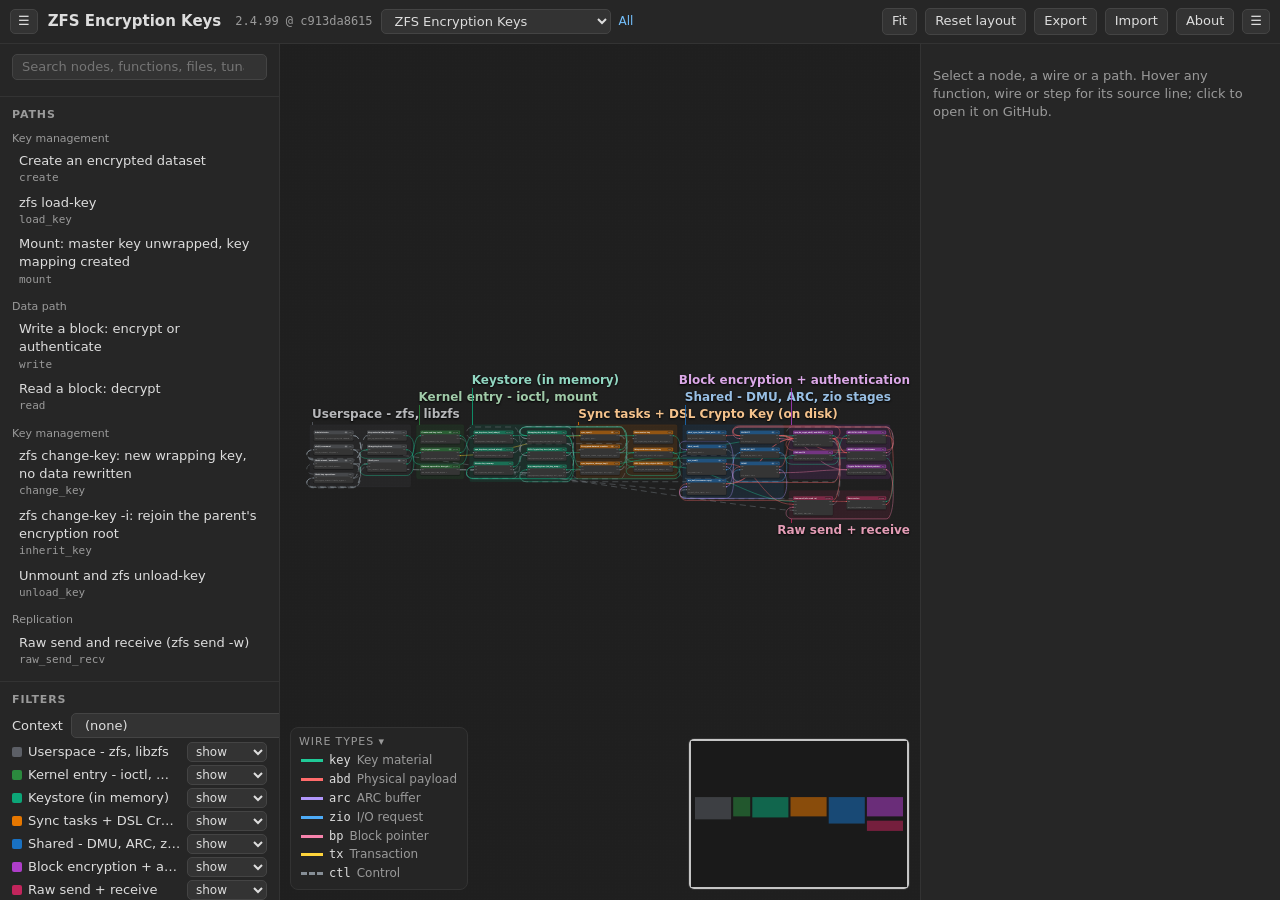
<file: viewer/zfs-encryption-keys.html>
<!doctype html>
<html lang="en">
<head>
<meta charset="utf-8">
<meta name="viewport" content="width=device-width, initial-scale=1">
<title>ZFS Encryption Keys</title>
<style>
:root {
  --canvas: #1f1f1f;
  --panel: #262626;
  --panel-line: #333;
  --text: #dddddd;
  --muted: #9a9a9a;
  --accent: #ffd43b;
  --node-body: #353535;
  --node-border: #161616;
  --mono: ui-monospace, "SFMono-Regular", Menlo, Consolas, "DejaVu Sans Mono", monospace;
  --sans: system-ui, -apple-system, "Segoe UI", Roboto, "Noto Sans", "Helvetica Neue", Arial, sans-serif;
  color-scheme: dark;
  scrollbar-color: #4a4a4a #262626;
}

* { box-sizing: border-box; }
[hidden] { display: none !important; }
code { font-family: var(--mono); font-size: 0.92em; background: #ffffff12; padding: 0 3px; border-radius: 3px; }
html, body { height: 100%; margin: 0; }
body {
  background: var(--canvas);
  color: var(--text);
  font: 13px/1.4 var(--sans);
  display: flex;
  flex-direction: column;
  overflow: hidden;
}

button, .button, select, input {
  font: inherit;
  color: var(--text);
  background: #333;
  border: 1px solid #444;
  border-radius: 5px;
  padding: 3px 9px;
}
button, .button { cursor: pointer; }
button:hover, .button:hover { background: #3d3d3d; border-color: #555; }
button.active { background: #4a4122; border-color: var(--accent); color: #fff; }
button.icon { padding: 2px 7px; }
input[type="search"] { width: 100%; }
a { color: #74c0fc; text-decoration: none; }
a:hover { text-decoration: underline; }

/* ---------- top bar ---------- */
#topbar {
  height: 44px;
  flex: none;
  display: flex;
  align-items: center;
  gap: 8px;
  padding: 0 10px;
  background: var(--panel);
  border-bottom: 1px solid var(--panel-line);
}
#topbar h1 {
  font-size: 15px;
  margin: 0 6px 0 2px;
  font-weight: 650;
  white-space: nowrap;
  overflow: hidden;
  text-overflow: ellipsis;
  min-width: 0;
  flex: 0 1 auto;
}
#topbar > * { flex-shrink: 0; }
#topbar > h1 { flex-shrink: 1; }
#topbar button, #topbar .button, #topbar a { white-space: nowrap; }
#commit-link { font-family: var(--mono); font-size: 12px; color: var(--muted); }
#topbar .spacer { flex: 1; }

/* ---------- main layout ---------- */
#layout { flex: 1; display: flex; min-height: 0; }
#left, #right {
  background: var(--panel);
  overflow-y: auto;
  flex: none;
}
#left { width: 280px; border-right: 1px solid var(--panel-line); overflow-x: hidden; }
#right { width: 360px; border-left: 1px solid var(--panel-line); padding: 10px 12px 40px; }
body.hide-left #left, body.hide-right #right { display: none; }

.panel-section { padding: 10px 12px; border-bottom: 1px solid var(--panel-line); }
.panel-section h2, #right h2 {
  font-size: 11px;
  text-transform: uppercase;
  letter-spacing: 0.08em;
  color: var(--muted);
  margin: 0 0 6px;
}
.row { display: flex; align-items: center; justify-content: space-between; gap: 8px; margin: 4px 0; }
.muted { color: var(--muted); }
.mono { font-family: var(--mono); font-size: 12px; }

/* search */
.results { list-style: none; margin: 6px 0 0; padding: 0; max-height: 240px; overflow-y: auto; }
.results li { padding: 3px 6px; border-radius: 4px; cursor: pointer; }
.results li:hover, .results li.first { background: #333; }
.results .kind { color: var(--muted); font-size: 11px; margin-right: 6px; }

/* path list */
.path-cat { margin: 8px 0 2px; font-size: 11px; color: var(--muted); }
.path-item {
  display: block;
  width: 100%;
  white-space: normal;
  text-align: left;
  border: 1px solid transparent;
  background: none;
  padding: 3px 6px;
  border-radius: 4px;
}
.path-item:hover { background: #313131; border-color: transparent; }
.path-item.active { background: #4a4122; border-color: var(--accent); }
.path-item .pid { font-family: var(--mono); font-size: 11px; color: var(--muted); display: block; }

/* group filters */
.gfilter { display: flex; align-items: center; gap: 6px; margin: 3px 0; }
.gfilter .swatch { width: 10px; height: 10px; border-radius: 2px; flex: none; }
.gfilter .name { flex: 1; overflow: hidden; text-overflow: ellipsis; white-space: nowrap; }
.gfilter select { padding: 1px 4px; font-size: 12px; }

/* ---------- canvas ---------- */
#canvas-wrap { flex: 1; position: relative; min-width: 0; overflow: hidden; }
#canvas { width: 100%; height: 100%; display: block; cursor: grab; user-select: none; }
#canvas.panning { cursor: grabbing; }

.group-frame { stroke-width: 1; }
.group-title { font-size: 18px; font-weight: 700; cursor: move; }
.group-summary { font-size: 11px; fill: var(--muted); pointer-events: none; }

.node { cursor: pointer; }
.node .body { fill: var(--node-body); stroke: var(--node-border); stroke-width: 1; }
.node:hover .body { stroke: #6a6a6a; }
.node .title-text { fill: #eeeeee; font-size: 13px; font-weight: 600; pointer-events: none; }
.node .pill { fill: #00000055; stroke: #ffffff30; }
.node .pill-text { fill: #ddd; font-size: 10px; font-family: var(--mono); }
.node .sock-label { fill: #bdbdbd; font-size: 10px; font-variant: small-caps; letter-spacing: 0.04em; pointer-events: none; }
.node .foot { fill: var(--muted); font-size: 11px; font-family: var(--mono); }
.node .foot.link { cursor: pointer; }
.node .foot.link:hover { fill: #cfcfcf; text-decoration: underline; }
.node .outline { fill: none; stroke: none; pointer-events: none; }
.node.selected .outline { stroke: #fff; stroke-width: 2; }
.node.onpath .outline { stroke: var(--accent); stroke-width: 2; }
.node.current .outline { stroke: var(--accent); stroke-width: 3; }
.node.current .body { filter: url(#glow); }
.node.ctxmark .outline { stroke: #63e6be; stroke-width: 2; stroke-dasharray: 5 3; }
.node.dim { opacity: 0.15; }
.node.proxy .body { stroke-dasharray: 6 4; stroke: #888; }

.wire, .hit, .alt-outline { vector-effect: non-scaling-stroke; }
/* Stroke widths are in screen pixels (non-scaling) and are narrowed when
   zoomed out; --wire-idle and --wire-lit are set by setViewTransform(). */
.wire { fill: none; stroke-width: var(--wire-idle, 2px); opacity: 0.55; pointer-events: none; }
.wire.ctl { stroke-dasharray: 6 4; }
.wire.lit { opacity: 1; stroke-width: var(--wire-lit, 3px); stroke-dasharray: 10 6; animation: flow 0.9s linear infinite; }
.wire.dim { opacity: 0.06; }
.wire.alt { opacity: 0.35; stroke-dasharray: 3 5; }
.wire.current { stroke-width: calc(var(--wire-lit, 3px) + 2px); opacity: 1; }
.wire.cmp-both { stroke: #ffffff !important; opacity: 1; stroke-width: var(--wire-lit, 3px); }
.wire.cmp-a { stroke: #ffd43b !important; opacity: 1; stroke-width: var(--wire-lit, 3px); }
.wire.cmp-b { stroke: #4dabf7 !important; opacity: 1; stroke-width: var(--wire-lit, 3px); }
@keyframes flow { to { stroke-dashoffset: -32; } }
@media (prefers-reduced-motion: reduce) { .wire.lit { animation: none; } }

.hit { fill: none; stroke: transparent; stroke-width: 12; cursor: pointer; pointer-events: stroke; }
.alt-outline { fill: none; stroke: var(--accent); stroke-width: 6; stroke-dasharray: 4 6; opacity: 0.35; pointer-events: none; }

.badge circle { fill: #1f1f1f; stroke: var(--accent); stroke-width: 1.5; }
.badge text { fill: var(--accent); font-size: 10px; font-weight: 700; text-anchor: middle; dominant-baseline: central; }
.dot { fill: #fff; stroke: var(--accent); stroke-width: 3; }

#caption {
  position: absolute;
  left: 50%;
  top: 12px;
  transform: translateX(-50%);
  max-width: min(760px, 90%);
  background: #262626ee;
  border: 1px solid var(--accent);
  border-radius: 8px;
  padding: 7px 12px;
  font-size: 13px;
  pointer-events: auto;
}
#caption .ref { font-family: var(--mono); font-size: 11px; color: var(--muted); display: block; margin-top: 2px; }

#legend {
  position: absolute;
  left: 10px;
  bottom: 10px;
  background: #262626e6;
  border: 1px solid var(--panel-line);
  border-radius: 8px;
  padding: 6px 8px;
  font-size: 12px;
}
#legend .head { cursor: pointer; color: var(--muted); font-size: 11px; text-transform: uppercase; letter-spacing: 0.08em; margin-bottom: 2px; }
#legend.folded .item { display: none; }
#legend.folded .head { margin-bottom: 0; }
#legend .item { display: flex; align-items: center; gap: 6px; cursor: pointer; padding: 1px 2px; border-radius: 3px; }
#legend .item:hover { background: #333; }
#legend .item.off { opacity: 0.35; }
#legend .sw { width: 22px; height: 0; border-top: 3px solid; }
#legend .sw.dashed { border-top-style: dashed; }

#minimap {
  position: absolute;
  right: 10px;
  bottom: 10px;
  background: #1a1a1ae6;
  border: 1px solid var(--panel-line);
  border-radius: 6px;
  cursor: crosshair;
}

/* ---------- details panel ---------- */
#details h3 { font-size: 16px; margin: 0 0 4px; }
#details .sub { color: var(--muted); margin-bottom: 8px; }
#details section { margin: 12px 0; }
#details ul { margin: 4px 0; padding-left: 0; list-style: none; }
#details li { margin: 3px 0; }
.chip { display: inline-block; width: 10px; height: 10px; border-radius: 50%; margin-right: 6px; vertical-align: -1px; border: 1px solid #0006; }
.ref-row { display: flex; align-items: baseline; gap: 6px; flex-wrap: wrap; }
.ref-row .sym { font-family: var(--mono); font-size: 12px; }
.ref-row a { font-family: var(--mono); font-size: 11px; }
.ref-row .copy { font-size: 10px; padding: 0 5px; }
.ref-code { font-family: var(--mono); font-size: 11px; color: var(--muted); white-space: pre-wrap; word-break: break-all; margin: 0 0 4px 0; }
.io-row { cursor: pointer; padding: 3px 4px; border-radius: 4px; }
.io-row:hover { background: #313131; }
.io-row .other { font-weight: 600; }
.io-row .lbl { color: var(--muted); display: block; font-size: 12px; }
.tbl { border-collapse: collapse; width: 100%; font-size: 11px; }
.tbl td, .tbl th { border-bottom: 1px solid #333; padding: 3px 4px; vertical-align: top; text-align: left; }
.tbl .on { color: var(--accent); }

.transport { display: flex; gap: 4px; flex-wrap: wrap; align-items: center; margin: 6px 0; }
.transport input[type="range"] { width: 90px; padding: 0; }
.alt-select { display: flex; flex-direction: column; gap: 2px; margin: 4px 0 8px; }
.alt-select select { width: 100%; }
.steps { max-height: 46vh; overflow-y: auto; border: 1px solid #333; border-radius: 6px; }
.step { padding: 3px 6px; cursor: pointer; font-size: 12px; border-bottom: 1px solid #2d2d2d; }
.step:hover { background: #303030; }
.step.cur { background: #4a4122; }
.step.skip { opacity: 0.45; padding-left: 20px; }
.step .alt-head { display: block; font-size: 10px; color: var(--accent); }
.step .n { font-family: var(--mono); color: var(--accent); margin-right: 4px; }
.step .side { font-size: 10px; color: #63e6be; margin-left: 4px; }
.step .note { display: block; color: var(--muted); font-style: italic; }

/* ---------- suite navigation ---------- */
#suite-nav { display: inline-flex; align-items: center; gap: 8px; }
#suite-nav select { max-width: 230px; }
#index-link { font-size: 12px; }
.segmented { display: inline-flex; }
.segmented button { border-radius: 0; }
.segmented button:first-child { border-radius: 5px 0 0 5px; }
.segmented button:last-child { border-radius: 0 5px 5px 0; border-left: none; }
.also-link { display: block; }

/* ---------- timeline view ---------- */
#timeline-view {
  position: absolute;
  inset: 0;
  background: var(--canvas);
  overflow: auto;
  padding: 14px 18px 40px;
}
#tl-head { display: flex; align-items: center; gap: 16px; flex-wrap: wrap; }
#tl-title { font-size: 16px; font-weight: 650; }
#tl-strip { display: flex; flex-wrap: wrap; gap: 6px; margin: 10px 0; }
.tl-chip {
  border: 1px solid #444;
  background: #2a2a2a;
  border-radius: 6px;
  padding: 3px 8px;
  font-size: 12px;
  cursor: pointer;
  max-width: 240px;
  text-align: left;
}
.tl-chip .txg { font-family: var(--mono); color: var(--accent); margin-right: 5px; }
.tl-chip.cur { border-color: var(--accent); background: #4a4122; }
#tl-caption {
  border: 1px solid var(--accent);
  border-radius: 8px;
  background: #262626;
  padding: 8px 12px;
  margin-bottom: 14px;
}
#tl-caption .cap { font-weight: 600; }
#tl-caption .note { color: var(--muted); display: block; margin-top: 2px; }
#tl-caption .links { margin-top: 4px; font-size: 12px; }
#tl-caption .links a { margin-right: 10px; }
.tl-row { display: grid; grid-template-columns: 200px 1fr; gap: 10px; margin-bottom: 8px; align-items: start; }
.tl-label {
  background: #2b2b2b;
  border: 1px solid #3a3a3a;
  border-radius: 6px;
  padding: 5px 8px;
  cursor: pointer;
}
.tl-label:hover { border-color: #666; }
.tl-label .name { font-family: var(--mono); font-weight: 650; }
.tl-label .kind { color: var(--muted); font-size: 11px; display: block; }
.tl-lanes { display: flex; flex-direction: column; gap: 4px; }
.tl-lane { display: flex; flex-wrap: wrap; gap: 5px; min-height: 40px; align-items: center; padding: 3px 4px; border-radius: 6px; background: #ffffff06; }
.tl-lane.dead { min-height: 30px; background: #8ce99a14; border-left: 3px solid #8CE99A; }
.tl-lane .lane-tag { font-size: 10px; color: var(--muted); margin-right: 4px; }
.tl-tile {
  width: 52px;
  height: 34px;
  border-radius: 5px;
  display: flex;
  flex-direction: column;
  align-items: center;
  justify-content: center;
  font-family: var(--mono);
  font-size: 12px;
  color: #111;
  border: 2px solid transparent;
  cursor: default;
  position: relative;
}
.tl-tile .birth { font-size: 9px; opacity: 0.8; }
.tl-tile.small { height: 26px; }
.tl-tile.new { border-color: var(--accent); box-shadow: 0 0 6px var(--accent); }
.tl-tile.changed { border-color: #63e6be; }
.tl-tile.freed { opacity: 0.35; text-decoration: line-through; }
.tl-tile.deferred { border: 2px dashed #ddd; }
.tl-tile.async { border: 2px dotted #ddd; }
.tl-arrow { color: var(--muted); font-size: 11px; display: block; }
#tl-legend { margin-top: 18px; color: var(--muted); font-size: 12px; display: flex; flex-wrap: wrap; gap: 14px; align-items: center; }
#tl-legend .tl-tile { width: 38px; height: 22px; font-size: 10px; }
.tl-summary { color: var(--muted); }

/* ---------- tooltip and about ---------- */
#tooltip {
  position: fixed;
  z-index: 50;
  max-width: 520px;
  background: #111;
  border: 1px solid #555;
  border-radius: 6px;
  padding: 6px 9px;
  font-size: 12px;
  pointer-events: none;
  box-shadow: 0 4px 16px #000a;
}
#tooltip .t-ref { font-family: var(--mono); font-size: 11px; margin-top: 4px; }
#tooltip .t-ref .loc { color: #74c0fc; }
#tooltip .t-ref .code { color: #bbb; display: block; white-space: pre; overflow: hidden; text-overflow: ellipsis; }

#about {
  position: fixed;
  inset: 0;
  background: #000a;
  z-index: 40;
  display: flex;
  align-items: center;
  justify-content: center;
  padding: 24px;
}
.about-box {
  position: relative;
  background: var(--panel);
  border: 1px solid #444;
  border-radius: 10px;
  max-width: 820px;
  max-height: 100%;
  overflow-y: auto;
  padding: 18px 24px;
}
.about-box .close { position: absolute; right: 10px; top: 10px; }
.about-box h2 { font-size: 17px; margin: 4px 0 8px; }
.about-box h3 { font-size: 13px; margin: 16px 0 6px; color: var(--accent); }
.about-box li { margin: 4px 0; }

</style>
</head>
<body>
<header id="topbar">
  <button id="toggle-left" class="icon" title="Show or hide the path panel">&#9776;</button>
  <h1>ZFS Encryption Keys</h1>
  <a id="commit-link" target="_blank" rel="noopener"></a>
  <span id="suite-nav" hidden>
    <select id="graph-menu" title="Open another diagram of the suite"></select>
    <a id="index-link" href="index.html" title="All diagrams">All</a>
  </span>
  <span id="view-switch" class="segmented" hidden>
    <button id="btn-view-graph" class="active" title="Node graph">Graph</button><button id="btn-view-timeline" title="Timeline scenarios">Timeline</button>
  </span>
  <span class="spacer"></span>
  <button id="btn-fit" title="Fit everything (F)">Fit</button>
  <button id="btn-reset" title="Restore the default layout">Reset layout</button>
  <button id="btn-export" title="Export layout: save node positions to a JSON file">Export</button>
  <label class="button" title="Import layout: load node positions from a JSON file">Import<input id="file-import" type="file" accept="application/json,.json" hidden></label>
  <button id="btn-about">About</button>
  <button id="toggle-right" class="icon" title="Show or hide the details panel">&#9776;</button>
</header>

<main id="layout">
  <aside id="left">
    <div class="panel-section">
      <input id="search" type="search" placeholder="Search nodes, functions, files, tunables, wires  ( / )" autocomplete="off">
      <ul id="search-results" class="results"></ul>
    </div>
    <div class="panel-section">
      <h2>Paths</h2>
      <div id="path-list"></div>
    </div>
    <div class="panel-section" id="timeline-section" hidden>
      <h2>Timelines</h2>
      <div id="timeline-list"></div>
    </div>
    <div class="panel-section">
      <h2>Filters</h2>
      <label class="row">Context
        <select id="ctx-filter"><option value="">(none)</option></select>
      </label>
      <div id="group-filters"></div>
    </div>
  </aside>

  <section id="canvas-wrap">
    <svg id="canvas" xmlns="http://www.w3.org/2000/svg">
      <defs>
        <pattern id="grid" width="24" height="24" patternUnits="userSpaceOnUse">
          <circle cx="12" cy="12" r="1.3" fill="#2c2c2c"></circle>
        </pattern>
        <filter id="shadow" x="-10%" y="-10%" width="130%" height="140%">
          <feDropShadow dx="0" dy="3" stdDeviation="4" flood-color="#000" flood-opacity="0.45"></feDropShadow>
        </filter>
        <filter id="glow" x="-20%" y="-20%" width="140%" height="160%">
          <feDropShadow dx="0" dy="0" stdDeviation="7" flood-color="#ffd43b" flood-opacity="0.9"></feDropShadow>
        </filter>
      </defs>
      <rect id="grid-rect" x="0" y="0" width="100%" height="100%" fill="url(#grid)"></rect>
      <g id="root">
        <g id="layer-groups"></g>
        <g id="layer-wires"></g>
        <g id="layer-hits"></g>
        <g id="layer-nodes"></g>
        <g id="layer-badges"></g>
        <g id="layer-dot"></g>
      </g>
    </svg>
    <div id="caption" hidden></div>
    <div id="legend"></div>
    <canvas id="minimap" width="220" height="150"></canvas>
    <div id="timeline-view" hidden>
      <div id="tl-head">
        <div id="tl-title"></div>
        <div class="transport" id="tl-transport">
          <button id="tl-first" title="First step (Home)">|◀</button>
          <button id="tl-prev" title="Previous step (Left)">◀</button>
          <button id="tl-play" title="Play or pause (Space)">Play</button>
          <button id="tl-next" title="Next step (Right)">▶</button>
          <button id="tl-last" title="Last step (End)">▶|</button>
        </div>
      </div>
      <div id="tl-strip"></div>
      <div id="tl-caption"></div>
      <div id="tl-panel"></div>
      <div id="tl-legend"></div>
    </div>
  </section>

  <aside id="right">
    <div id="details"><p class="muted">Select a node, a wire or a path.</p></div>
  </aside>
</main>

<div id="tooltip" hidden></div>
<div id="about" hidden>
  <div class="about-box">
    <button id="about-close" class="icon close" title="Close">&#10005;</button>
    <div id="about-body"></div>
  </div>
</div>

<script type="application/json" id="graph-data">{"meta":{"repo":"https://github.com/openzfs/zfs","commit":"c913da86156eba3243cc1ef515e98d69887654a7","version":"2.4.99"},"types":[{"id":"key","color":"#20C997","name":"Key material","desc":"User key material, the 32-byte wrapping key, wrapped or unwrapped master and HMAC keys, salts and IVs used to derive or apply them."},{"id":"abd","color":"#FF6B6B","name":"Physical payload","desc":"abd_t: block bytes as stored (ciphertext, or plaintext with a MAC) or their decrypted form."},{"id":"arc","color":"#B197FC","name":"ARC buffer","desc":"arc_buf_t / arc_buf_hdr_t: cached block handed to a consumer."},{"id":"zio","color":"#4DABF7","name":"I/O request","desc":"zio_t moving through the pipeline."},{"id":"bp","color":"#F783AC","name":"Block pointer","desc":"blkptr_t fields: here the salt, IV and MAC stored in it."},{"id":"tx","color":"#FFD43B","name":"Transaction","desc":"A sync task queued for a txg."},{"id":"ctl","color":"#868E96","name":"Control","desc":"Calls that carry no key or payload: lookups, checks, holds and releases, errors. Draw dashed."}],"contexts":[{"id":"user","name":"Userspace (`zfs` command, libzfs, libzfs_core)"},{"id":"syscall","name":"Kernel, in the thread of the calling process (an ioctl on /dev/zfs, mount(2) or umount(2)) or a helper thread it starts, outside syncing context and outside any dmu_tx"},{"id":"sync","name":"Syncing context: txg_sync thread, one txg at a time (sync tasks run here)"},{"id":"iss","name":"zio issue taskq: CPU work such as encryption"},{"id":"int","name":"zio interrupt taskq: completion processing such as decryption"},{"id":"any","name":"Runs in whichever context calls it"}],"groups":[{"id":"user","title":"Userspace - zfs, libzfs","color":"#5C5F66","col":0,"band":"full","subcols":2,"summary":"Commands, key material, wrapping key derivation and the ioctl wrappers. The passphrase never enters the kernel."},{"id":"kentry","title":"Kernel entry - ioctl, mount","color":"#2B8A3E","col":2,"band":"full","subcols":1,"summary":"Key ioctls, crypto parameters, and opening a dataset for decryption."},{"id":"keystore","title":"Keystore (in memory)","color":"#0CA678","col":3,"band":"full","subcols":2,"summary":"The per-pool spa_keystore: loaded wrapping keys, unwrapped master keys, and dataset-to-key mappings."},{"id":"dsl","title":"Sync tasks + DSL Crypto Key (on disk)","color":"#E67700","col":5,"band":"full","subcols":2,"summary":"Creating and rewrapping master keys in syncing context, and the key object they are stored in."},{"id":"pipe","title":"Shared - DMU, ARC, zio stages","color":"#1971C2","col":7,"band":"full","subcols":2,"summary":"The I/O graph's nodes where blocks get encrypted, decrypted and authenticated."},{"id":"crypt","title":"Block encryption + authentication","color":"#AE3EC9","col":9,"band":"top","subcols":2,"summary":"Key lookup, salt and IV, AES-GCM / AES-CCM, HMACs, and the crypto fields of the block pointer."},{"id":"send","title":"Raw send + receive","color":"#C2255C","col":9,"band":"bottom","subcols":2,"summary":"What `zfs send -w` puts in the stream and how a receive stores it."}],"nodes":[{"id":"admin","group":"user","sub":0,"title":"Administrator","ctx":"user","src":"","fns":[],"role":"The person or script typing the command. Every path in this graph that a command starts begins with a wire from this node; the arrows that come back into a command node are its results, errors and refusals.","tunables":[],"props":[]},{"id":"zfs_cmd","group":"user","sub":0,"title":"zfs(8) command","ctx":"user","src":"cmd/zfs/zfs_main.c","fns":[{"name":"zfs_do_create","ref":{"file":"cmd/zfs/zfs_main.c","line":1087,"symbol":"zfs_do_create","code":"zfs_do_create(int argc, char **argv)"}},{"name":"zfs_do_load_key","ref":{"file":"cmd/zfs/zfs_main.c","line":8800,"symbol":"zfs_do_load_key","code":"zfs_do_load_key(int argc, char **argv)"}},{"name":"zfs_do_unload_key","ref":{"file":"cmd/zfs/zfs_main.c","line":8807,"symbol":"zfs_do_unload_key","code":"zfs_do_unload_key(int argc, char **argv)"}},{"name":"load_unload_keys","ref":{"file":"cmd/zfs/zfs_main.c","line":8720,"symbol":"load_unload_keys","code":"load_unload_keys(int argc, char **argv, boolean_t loadkey)"}},{"name":"load_key_callback","ref":{"file":"cmd/zfs/zfs_main.c","line":8680,"symbol":"load_key_callback","code":"load_key_callback(zfs_handle_t *zhp, void *data)"}},{"name":"zfs_do_change_key","ref":{"file":"cmd/zfs/zfs_main.c","line":8813,"symbol":"zfs_do_change_key","code":"zfs_do_change_key(int argc, char **argv)"}},{"name":"zfs_do_send","ref":{"file":"cmd/zfs/zfs_main.c","line":4753,"symbol":"zfs_do_send","code":"zfs_do_send(int argc, char **argv)"}}],"role":"The administrator's entry points: `zfs create`, `zfs load-key` and `zfs unload-key` (`-r` and `-a` act only on encryption roots not already in the wanted state; `-n` only verifies the key; `-L` overrides keylocation), `zfs change-key` (`-l` loads the current key first, `-i` inherits the parent's key, `-o` sets keyformat, keylocation or pbkdf2iters) and `zfs send -w`.","tunables":[],"props":[]},{"id":"mount_lib","group":"user","sub":0,"title":"libzfs mount / unmount","ctx":"user","src":"lib/libzfs/libzfs_mount.c","fns":[{"name":"zfs_mount_at","ref":{"file":"lib/libzfs/libzfs_mount.c","line":390,"symbol":"zfs_mount_at","code":"zfs_mount_at(zfs_handle_t *zhp, const char *options, int flags,"}},{"name":"zfs_unmount","ref":{"file":"lib/libzfs/libzfs_mount.c","line":622,"symbol":"zfs_unmount","code":"zfs_unmount(zfs_handle_t *zhp, const char *mountpoint, int flags)"}},{"name":"share_mount_one","ref":{"file":"cmd/zfs/zfs_main.c","line":7086,"symbol":"share_mount_one","code":"share_mount_one(zfs_handle_t *zhp, int op, int flags, enum sa_protocol protocol,"}},{"name":"unshare_unmount","ref":{"file":"cmd/zfs/zfs_main.c","line":7794,"symbol":"unshare_unmount","code":"unshare_unmount(int op, int argc, char **argv)"}}],"role":"`zfs mount -l` sets MS_CRYPT: if the dataset's keystatus is unavailable, the key of its encryption root is loaded before mount(2). Without `-l` such a mount fails with \"encryption key not loaded\". `zfs unmount -u` also sets MS_CRYPT: after unmounting an encryption root whose key is loaded, it unloads the key.","tunables":[],"props":[]},{"id":"libzfs_crypto","group":"user","sub":0,"title":"libzfs key operations","ctx":"user","src":"lib/libzfs/libzfs_crypto.c","fns":[{"name":"zfs_crypto_create","ref":{"file":"lib/libzfs/libzfs_crypto.c","line":987,"symbol":"zfs_crypto_create","code":"zfs_crypto_create(libzfs_handle_t *hdl, char *parent_name, nvlist_t *props,"}},{"name":"zfs_crypto_load_key","ref":{"file":"lib/libzfs/libzfs_crypto.c","line":1261,"symbol":"zfs_crypto_load_key","code":"zfs_crypto_load_key(zfs_handle_t *zhp, boolean_t noop,"}},{"name":"zfs_crypto_unload_key","ref":{"file":"lib/libzfs/libzfs_crypto.c","line":1435,"symbol":"zfs_crypto_unload_key","code":"zfs_crypto_unload_key(zfs_handle_t *zhp)"}},{"name":"zfs_crypto_rewrap","ref":{"file":"lib/libzfs/libzfs_crypto.c","line":1585,"symbol":"zfs_crypto_rewrap","code":"zfs_crypto_rewrap(zfs_handle_t *zhp, nvlist_t *raw_props, boolean_t inheritkey)"}},{"name":"zfs_crypto_get_encryption_root","ref":{"file":"lib/libzfs/libzfs_crypto.c","line":956,"symbol":"zfs_crypto_get_encryption_root","code":"zfs_crypto_get_encryption_root(zfs_handle_t *zhp, boolean_t *is_encroot,"}},{"name":"zfs_create","ref":{"file":"lib/libzfs/libzfs_dataset.c","line":3631,"symbol":"zfs_create","code":"zfs_create(libzfs_handle_t *hdl, const char *path, zfs_type_t type,"}}],"role":"Policy checks before any ioctl. Create: a dataset given keyformat (keylocation defaults to prompt) becomes a new encryption root; one given neither inherits its encrypted parent's key, even with a different encryption suite. Load and unload work only on an encryption root. change-key refuses clones and needs the current key loaded; `-i` needs an encryption root whose parent is encrypted and has its key loaded.","tunables":[],"props":[{"name":"encryption","ref":{"file":"module/zcommon/zfs_prop.c","line":565,"symbol":"\"encryption\"","code":"zprop_register_index(ZFS_PROP_ENCRYPTION, \"encryption\","}},{"name":"encryptionroot","ref":{"file":"module/zcommon/zfs_prop.c","line":613,"symbol":"\"encryptionroot\"","code":"zprop_register_string(ZFS_PROP_ENCRYPTION_ROOT, \"encryptionroot\", NULL,"}},{"name":"keystatus","ref":{"file":"module/zcommon/zfs_prop.c","line":546,"symbol":"\"keystatus\"","code":"zprop_register_index(ZFS_PROP_KEYSTATUS, \"keystatus\","}}]},{"id":"key_material","group":"user","sub":1,"title":"Key material (keylocation)","ctx":"user","src":"lib/libzfs/libzfs_crypto.c","fns":[{"name":"get_key_material","ref":{"file":"lib/libzfs/libzfs_crypto.c","line":671,"symbol":"get_key_material","code":"get_key_material(libzfs_handle_t *hdl, boolean_t do_verify, boolean_t newkey,"}},{"name":"get_key_interactive","ref":{"file":"lib/libzfs/libzfs_crypto.c","line":355,"symbol":"get_key_interactive","code":"get_key_interactive(libzfs_handle_t *restrict hdl, const char *fsname,"}},{"name":"get_key_material_file","ref":{"file":"lib/libzfs/libzfs_crypto.c","line":478,"symbol":"get_key_material_file","code":"get_key_material_file(libzfs_handle_t *hdl, const char *uri,"}},{"name":"get_key_material_https","ref":{"file":"lib/libzfs/libzfs_crypto.c","line":505,"symbol":"get_key_material_https","code":"get_key_material_https(libzfs_handle_t *hdl, const char *uri,"}},{"name":"validate_key","ref":{"file":"lib/libzfs/libzfs_crypto.c","line":199,"symbol":"validate_key","code":"validate_key(libzfs_handle_t *hdl, zfs_keyformat_t keyformat,"}}],"role":"Reads the user's key from keylocation: `prompt` (the terminal, or stdin when it is not a terminal), `file://`, or `http(s)://`. At a terminal a new key is asked for twice; raw keys cannot be typed. Checks the format: raw exactly 32 bytes, hex exactly 64 hex digits, a new passphrase 8 to 512 characters.","tunables":[],"props":[{"name":"keylocation","ref":{"file":"module/zcommon/zfs_prop.c","line":616,"symbol":"\"keylocation\"","code":"zprop_register_string(ZFS_PROP_KEYLOCATION, \"keylocation\","}},{"name":"keyformat","ref":{"file":"module/zcommon/zfs_prop.c","line":560,"symbol":"\"keyformat\"","code":"zprop_register_index(ZFS_PROP_KEYFORMAT, \"keyformat\","}}]},{"id":"derive_key","group":"user","sub":1,"title":"Wrapping key derivation","ctx":"user","src":"lib/libzfs/libzfs_crypto.c","fns":[{"name":"derive_key","ref":{"file":"lib/libzfs/libzfs_crypto.c","line":761,"symbol":"derive_key","code":"derive_key(libzfs_handle_t *hdl, zfs_keyformat_t format, uint64_t iters,"}},{"name":"hex_key_to_raw","ref":{"file":"lib/libzfs/libzfs_crypto.c","line":148,"symbol":"hex_key_to_raw","code":"hex_key_to_raw(char *hex, int hexlen, uint8_t *out)"}},{"name":"populate_create_encryption_params_nvlists","ref":{"file":"lib/libzfs/libzfs_crypto.c","line":835,"symbol":"populate_create_encryption_params_nvlists","code":"populate_create_encryption_params_nvlists(libzfs_handle_t *hdl,"}}],"role":"Turns key material into the 32-byte wrapping key, in userspace: the kernel never sees a passphrase. raw: used as is. hex: decoded. passphrase: PBKDF2-HMAC-SHA1 with the dataset's 64-bit pbkdf2salt and pbkdf2iters iterations, deliberately slow. Every new passphrase key gets a new random salt; pbkdf2iters defaults to 350000 and the kernel refuses fewer than 100000.","tunables":[],"props":[{"name":"pbkdf2iters","ref":{"file":"module/zcommon/zfs_prop.c","line":682,"symbol":"\"pbkdf2iters\"","code":"zprop_register_number(ZFS_PROP_PBKDF2_ITERS, \"pbkdf2iters\","}},{"name":"pbkdf2salt","ref":{"file":"module/zcommon/zfs_prop.c","line":770,"symbol":"\"pbkdf2salt\"","code":"zprop_register_hidden(ZFS_PROP_PBKDF2_SALT, \"pbkdf2salt\","}}]},{"id":"lzc","group":"user","sub":1,"title":"libzfs_core","ctx":"user","src":"lib/libzfs_core/libzfs_core.c","fns":[{"name":"lzc_create","ref":{"file":"lib/libzfs_core/libzfs_core.c","line":296,"symbol":"lzc_create","code":"lzc_create(const char *fsname, enum lzc_dataset_type type, nvlist_t *props,"}},{"name":"lzc_load_key","ref":{"file":"lib/libzfs_core/libzfs_core.c","line":1837,"symbol":"lzc_load_key","code":"lzc_load_key(const char *fsname, boolean_t noop, uint8_t *wkeydata,"}},{"name":"lzc_unload_key","ref":{"file":"lib/libzfs_core/libzfs_core.c","line":1861,"symbol":"lzc_unload_key","code":"lzc_unload_key(const char *fsname)"}},{"name":"lzc_change_key","ref":{"file":"lib/libzfs_core/libzfs_core.c","line":1867,"symbol":"lzc_change_key","code":"lzc_change_key(const char *fsname, uint64_t crypt_cmd, nvlist_t *props,"}},{"name":"lzc_ioctl","ref":{"file":"lib/libzfs_core/libzfs_core.c","line":212,"symbol":"lzc_ioctl","code":"lzc_ioctl(zfs_ioc_t ioc, const char *name,"}}],"role":"Packs the arguments into nvlists for /dev/zfs. The wrapping key travels as the uint8 array `wkeydata` inside the `hidden_args` nvlist, which is stripped before the command is written to pool history.","tunables":[],"props":[]},{"id":"ioc_keys","group":"kentry","sub":0,"title":"Create and key ioctls","ctx":"syscall","src":"module/zfs/zfs_ioctl.c","fns":[{"name":"zfs_ioc_create","ref":{"file":"module/zfs/zfs_ioctl.c","line":3973,"symbol":"zfs_ioc_create","code":"zfs_ioc_create(const char *fsname, nvlist_t *innvl, nvlist_t *outnvl)"}},{"name":"zfs_ioc_load_key","ref":{"file":"module/zfs/zfs_ioctl.c","line":7776,"symbol":"zfs_ioc_load_key","code":"zfs_ioc_load_key(const char *dsname, nvlist_t *innvl, nvlist_t *outnvl)"}},{"name":"zfs_ioc_unload_key","ref":{"file":"module/zfs/zfs_ioctl.c","line":7818,"symbol":"zfs_ioc_unload_key","code":"zfs_ioc_unload_key(const char *dsname, nvlist_t *innvl, nvlist_t *outnvl)"}},{"name":"zfs_ioc_change_key","ref":{"file":"module/zfs/zfs_ioctl.c","line":7856,"symbol":"zfs_ioc_change_key","code":"zfs_ioc_change_key(const char *dsname, nvlist_t *innvl, nvlist_t *outnvl)"}}],"role":"Kernel entry for ZFS_IOC_CREATE, ZFS_IOC_LOAD_KEY, ZFS_IOC_UNLOAD_KEY and ZFS_IOC_CHANGE_KEY. The key commands refuse snapshot names (containing `@` or `%`).","tunables":[],"props":[]},{"id":"dcp","group":"kentry","sub":0,"title":"dsl_crypto_params","ctx":"syscall","src":"module/zfs/dsl_crypt.c","fns":[{"name":"dsl_crypto_params_create_nvlist","ref":{"file":"module/zfs/dsl_crypt.c","line":133,"symbol":"dsl_crypto_params_create_nvlist","code":"dsl_crypto_params_create_nvlist(dcp_cmd_t cmd, nvlist_t *props,"}},{"name":"dsl_wrapping_key_create","ref":{"file":"module/zfs/dsl_crypt.c","line":109,"symbol":"dsl_wrapping_key_create","code":"dsl_wrapping_key_create(uint8_t *wkeydata, zfs_keyformat_t keyformat,"}},{"name":"dsl_crypto_params_free","ref":{"file":"module/zfs/dsl_crypt.c","line":241,"symbol":"dsl_crypto_params_free","code":"dsl_crypto_params_free(dsl_crypto_params_t *dcp, boolean_t unload)"}}],"role":"Builds a dsl_crypto_params_t from the ioctl nvlists: the command, the encryption suite (`on` means aes-256-gcm), keylocation, and a dsl_wrapping_key_t holding the 32-byte key with its keyformat, salt and iteration count. encryption, keyformat, pbkdf2salt and pbkdf2iters are removed from the property list: they live in the DSL Crypto Key, not as ordinary dataset properties.","tunables":[],"props":[]},{"id":"objset_own","group":"kentry","sub":0,"title":"Dataset opened for decryption","ctx":"syscall","src":"module/zfs/dmu_objset.c","fns":[{"name":"dmu_objset_own","ref":{"file":"module/zfs/dmu_objset.c","line":807,"symbol":"dmu_objset_own","code":"dmu_objset_own(const char *name, dmu_objset_type_t type,"}},{"name":"dsl_dataset_hold_obj_flags","ref":{"file":"module/zfs/dsl_dataset.c","line":792,"symbol":"dsl_dataset_hold_obj_flags","code":"dsl_dataset_hold_obj_flags(dsl_pool_t *dp, uint64_t dsobj,"}},{"name":"dsl_dataset_create_key_mapping","ref":{"file":"module/zfs/dsl_dataset.c","line":780,"symbol":"dsl_dataset_create_key_mapping","code":"dsl_dataset_create_key_mapping(dsl_dataset_t *ds)"}},{"name":"dsl_dataset_rele_flags","ref":{"file":"module/zfs/dsl_dataset.c","line":1023,"symbol":"dsl_dataset_rele_flags","code":"dsl_dataset_rele_flags(dsl_dataset_t *ds, ds_hold_flags_t flags,"}},{"name":"dsl_dataset_remove_key_mapping","ref":{"file":"module/zfs/dsl_dataset.c","line":1011,"symbol":"dsl_dataset_remove_key_mapping","code":"dsl_dataset_remove_key_mapping(dsl_dataset_t *ds)"}},{"name":"dmu_objset_disown","ref":{"file":"module/zfs/dmu_objset.c","line":923,"symbol":"dmu_objset_disown","code":"dmu_objset_disown(objset_t *os, boolean_t decrypt, const void *tag)"}},{"name":"zfsvfs_create","ref":{"file":"module/os/linux/zfs/zfs_vfsops.c","line":642,"symbol":"zfsvfs_create","code":"zfsvfs_create(const char *osname, boolean_t readonly, zfsvfs_t **zfvp)"}},{"name":"zfs_umount","ref":{"file":"module/os/linux/zfs/zfs_vfsops.c","line":1612,"symbol":"zfs_umount","code":"zfs_umount(struct super_block *sb)"}}],"role":"Mounting a file system (`zfsvfs_create()`) or opening a zvol owns the dataset with decrypt set. DS_HOLD_FLAG_DECRYPT creates a key mapping, which fails with EACCES when the key is not loaded. If the objset block is still unauthenticated, its MACs are checked here. Disowning at unmount removes the mapping. Raw send holds datasets without decrypt and needs no key.","tunables":[],"props":[]},{"id":"ks_load","group":"keystore","sub":0,"title":"spa_keystore_load_wkey()","ctx":"syscall","src":"module/zfs/dsl_crypt.c","fns":[{"name":"spa_keystore_load_wkey","ref":{"file":"module/zfs/dsl_crypt.c","line":754,"symbol":"spa_keystore_load_wkey","code":"spa_keystore_load_wkey(const char *dsname, dsl_crypto_params_t *dcp,"}},{"name":"spa_keystore_load_wkey_impl","ref":{"file":"module/zfs/dsl_crypt.c","line":728,"symbol":"spa_keystore_load_wkey_impl","code":"spa_keystore_load_wkey_impl(spa_t *spa, dsl_wrapping_key_t *wkey)"}}],"role":"`zfs load-key` in the kernel. The dataset must be its own encryption root (EINVAL otherwise). The offered key is proved by unwrapping this dataset's DSL Crypto Key; its keyformat, salt and iterations are then taken from that key object. With noop (`-n`) it stops there. Otherwise the wrapping key is inserted in the keystore and zvols under the dataset are created. No master key stays in memory.","tunables":[],"props":[]},{"id":"ks_unload","group":"keystore","sub":0,"title":"spa_keystore_unload_wkey()","ctx":"syscall","src":"module/zfs/dsl_crypt.c","fns":[{"name":"spa_keystore_unload_wkey","ref":{"file":"module/zfs/dsl_crypt.c","line":903,"symbol":"spa_keystore_unload_wkey","code":"spa_keystore_unload_wkey(const char *dsname)"}},{"name":"spa_keystore_unload_wkey_impl","ref":{"file":"module/zfs/dsl_crypt.c","line":867,"symbol":"spa_keystore_unload_wkey_impl","code":"spa_keystore_unload_wkey_impl(spa_t *spa, uint64_t ddobj)"}}],"role":"`zfs unload-key` in the kernel. Waits for a txg sync so that pending writes drop their key holds, then removes the wrapping key: EACCES if it is not loaded, EBUSY while any DSL Crypto Key still holds it (some dataset under this encryption root is still mounted or open with decryption). The key is zeroed and freed and zvol device nodes under the dataset are removed.","tunables":[],"props":[]},{"id":"dck_open","group":"keystore","sub":0,"title":"Master key unwrap","ctx":"any","src":"module/zfs/dsl_crypt.c","fns":[{"name":"dsl_crypto_key_open","ref":{"file":"module/zfs/dsl_crypt.c","line":541,"symbol":"dsl_crypto_key_open","code":"dsl_crypto_key_open(objset_t *mos, dsl_wrapping_key_t *wkey,"}},{"name":"zio_crypt_key_unwrap","ref":{"file":"module/zfs/zio_crypt.c","line":402,"symbol":"zio_crypt_key_unwrap","code":"zio_crypt_key_unwrap(crypto_key_t *cwkey, uint64_t crypt, uint64_t version,"}}],"role":"Reads the DSL Crypto Key object and decrypts the master key and HMAC key with the wrapping key, using the dataset's cipher mode (GCM or CCM) with the key guid, suite and version as authenticated data. A MAC failure means the wrong wrapping key and returns EACCES. On success a fresh random salt is chosen and the current data key is derived from the master key with HKDF-SHA512.","tunables":[],"props":[]},{"id":"wkey_tree","group":"keystore","sub":1,"title":"Wrapping key tree (sk_wkeys)","ctx":"any","src":"module/zfs/dsl_crypt.c","fns":[{"name":"spa_keystore_wkey_hold_dd","ref":{"file":"module/zfs/dsl_crypt.c","line":418,"symbol":"spa_keystore_wkey_hold_dd","code":"spa_keystore_wkey_hold_dd(spa_t *spa, dsl_dir_t *dd, const void *tag,"}},{"name":"dmu_objset_check_wkey_loaded","ref":{"file":"module/zfs/dsl_crypt.c","line":1148,"symbol":"dmu_objset_check_wkey_loaded","code":"dmu_objset_check_wkey_loaded(dsl_dir_t *dd)"}},{"name":"dsl_dataset_get_keystatus","ref":{"file":"module/zfs/dsl_crypt.c","line":1164,"symbol":"dsl_dataset_get_keystatus","code":"dsl_dataset_get_keystatus(dsl_dir_t *dd)"}},{"name":"dsl_wrapping_key_free","ref":{"file":"module/zfs/dsl_crypt.c","line":93,"symbol":"dsl_wrapping_key_free","code":"dsl_wrapping_key_free(dsl_wrapping_key_t *wkey)"}}],"role":"Loaded wrapping keys, one per encryption root, keyed by the root's dsl_dir object number. A dataset finds its wrapping key by reading the root's object number from its own DSL Crypto Key; this lookup is all that \"inheriting the key\" means. Refcounted: every in-memory master key holds its wrapping key. keystatus is `available` exactly when this lookup succeeds.","tunables":[],"props":[{"name":"keystatus","ref":{"file":"module/zcommon/zfs_prop.c","line":546,"symbol":"\"keystatus\"","code":"zprop_register_index(ZFS_PROP_KEYSTATUS, \"keystatus\","}}]},{"id":"dck_tree","group":"keystore","sub":1,"title":"DSL Crypto Key tree (sk_dsl_keys)","ctx":"any","src":"module/zfs/dsl_crypt.c","fns":[{"name":"spa_keystore_dsl_key_hold_dd","ref":{"file":"module/zfs/dsl_crypt.c","line":657,"symbol":"spa_keystore_dsl_key_hold_dd","code":"spa_keystore_dsl_key_hold_dd(spa_t *spa, dsl_dir_t *dd, const void *tag,"}},{"name":"spa_keystore_dsl_key_rele","ref":{"file":"module/zfs/dsl_crypt.c","line":715,"symbol":"spa_keystore_dsl_key_rele","code":"spa_keystore_dsl_key_rele(spa_t *spa, dsl_crypto_key_t *dck, const void *tag)"}},{"name":"dsl_crypto_key_free","ref":{"file":"module/zfs/dsl_crypt.c","line":517,"symbol":"dsl_crypto_key_free","code":"dsl_crypto_key_free(dsl_crypto_key_t *dck)"}}],"role":"Unwrapped master keys in memory, one per DSL Crypto Key object and refcounted, so snapshots and clones that share a key object share this entry. A hold that misses the tree unwraps the key from disk with the encryption root's wrapping key. At refcount zero the key is zeroed and freed and its hold on the wrapping key is dropped.","tunables":[],"props":[]},{"id":"km_tree","group":"keystore","sub":1,"title":"Key mapping tree (sk_key_mappings)","ctx":"any","src":"module/zfs/dsl_crypt.c","fns":[{"name":"spa_keystore_create_mapping","ref":{"file":"module/zfs/dsl_crypt.c","line":1010,"symbol":"spa_keystore_create_mapping","code":"spa_keystore_create_mapping(spa_t *spa, dsl_dataset_t *ds, const void *tag,"}},{"name":"spa_keystore_remove_mapping","ref":{"file":"module/zfs/dsl_crypt.c","line":1069,"symbol":"spa_keystore_remove_mapping","code":"spa_keystore_remove_mapping(spa_t *spa, uint64_t dsobj, const void *tag)"}},{"name":"key_mapping_rele","ref":{"file":"module/zfs/dsl_crypt.c","line":979,"symbol":"key_mapping_rele","code":"key_mapping_rele(spa_t *spa, dsl_key_mapping_t *km, const void *tag)"}},{"name":"spa_keystore_lookup_key","ref":{"file":"module/zfs/dsl_crypt.c","line":1107,"symbol":"spa_keystore_lookup_key","code":"spa_keystore_lookup_key(spa_t *spa, uint64_t dsobj, const void *tag,"}}],"role":"Maps a dataset object number to its master key. Created when a dataset is held with decryption, released when it is released or disowned. Every encrypt, decrypt and MAC operation looks its key up here by the block's objset id; no mapping means EACCES.","tunables":[],"props":[]},{"id":"spa_sync","group":"dsl","sub":0,"title":"spa_sync()","ctx":"sync","src":"module/zfs/spa.c","fns":[{"name":"spa_sync","ref":{"file":"module/zfs/spa.c","line":11405,"symbol":"spa_sync","code":"spa_sync(spa_t *spa, uint64_t txg)"}},{"name":"spa_sync_iterate_to_convergence","ref":{"file":"module/zfs/spa.c","line":11192,"symbol":"spa_sync_iterate_to_convergence","code":"spa_sync_iterate_to_convergence(spa_t *spa, dmu_tx_t *tx)"}},{"name":"dsl_sync_task","ref":{"file":"module/zfs/dsl_synctask.c","line":126,"symbol":"dsl_sync_task","code":"dsl_sync_task(const char *pool, dsl_checkfunc_t *checkfunc,"}},{"name":"dsl_sync_task_sync","ref":{"file":"module/zfs/dsl_synctask.c","line":207,"symbol":"dsl_sync_task_sync","code":"dsl_sync_task_sync(dsl_sync_task_t *dst, dmu_tx_t *tx)"}}],"role":"Shared with the I/O flow graph. Creating an encrypted dataset and changing a key are DSL sync tasks: `dsl_sync_task()` runs the check function in the caller, then the caller waits while `spa_sync()` (through `dsl_pool_sync()`) runs the check again and then the sync function, so the change lands atomically in one txg.","tunables":[],"props":[]},{"id":"create_crypt","group":"dsl","sub":0,"title":"Encrypted dataset creation","ctx":"sync","src":"module/zfs/dsl_crypt.c","fns":[{"name":"dmu_objset_create_crypt_check","ref":{"file":"module/zfs/dsl_crypt.c","line":1924,"symbol":"dmu_objset_create_crypt_check","code":"dmu_objset_create_crypt_check(dsl_dir_t *parentdd, dsl_crypto_params_t *dcp,"}},{"name":"dsl_dataset_create_crypt_sync","ref":{"file":"module/zfs/dsl_crypt.c","line":2034,"symbol":"dsl_dataset_create_crypt_sync","code":"dsl_dataset_create_crypt_sync(uint64_t dsobj, dsl_dir_t *dd,"}},{"name":"dmu_objset_create","ref":{"file":"module/zfs/dmu_objset.c","line":1332,"symbol":"dmu_objset_create","code":"dmu_objset_create(const char *name, dmu_objset_type_t type, uint64_t flags,"}}],"role":"Check: without a new key the dataset must inherit from an encrypted parent whose key is loaded (EACCES otherwise); a new key needs a valid keylocation and keyformat, and a passphrase key a salt and at least 100000 iterations. Needs the encryption and bookmark_v2 features. Sync: a clone takes a reference on its origin's key object; any other encrypted dataset gets a new key object of its own, wrapped with its new wrapping key or with its parent's. A new wrapping key is then loaded into the keystore.","tunables":[],"props":[{"name":"encryption","ref":{"file":"module/zcommon/zfs_prop.c","line":565,"symbol":"\"encryption\"","code":"zprop_register_index(ZFS_PROP_ENCRYPTION, \"encryption\","}}]},{"id":"change_key","group":"dsl","sub":0,"title":"spa_keystore_change_key()","ctx":"sync","src":"module/zfs/dsl_crypt.c","fns":[{"name":"spa_keystore_change_key","ref":{"file":"module/zfs/dsl_crypt.c","line":1762,"symbol":"spa_keystore_change_key","code":"spa_keystore_change_key(const char *dsname, dsl_crypto_params_t *dcp,"}},{"name":"spa_keystore_change_key_check","ref":{"file":"module/zfs/dsl_crypt.c","line":1368,"symbol":"spa_keystore_change_key_check","code":"spa_keystore_change_key_check(void *arg, dmu_tx_t *tx)"}},{"name":"spa_keystore_change_key_check_impl","ref":{"file":"module/zfs/dsl_crypt.c","line":1262,"symbol":"spa_keystore_change_key_check_impl","code":"spa_keystore_change_key_check_impl(uint64_t rddobj, uint64_t ddobj,"}},{"name":"spa_keystore_change_key_sync","ref":{"file":"module/zfs/dsl_crypt.c","line":1659,"symbol":"spa_keystore_change_key_sync","code":"spa_keystore_change_key_sync(void *arg, dmu_tx_t *tx)"}},{"name":"spa_keystore_change_key_sync_impl","ref":{"file":"module/zfs/dsl_crypt.c","line":1561,"symbol":"spa_keystore_change_key_sync_impl","code":"spa_keystore_change_key_sync_impl(uint64_t rddobj, uint64_t ddobj,"}}],"role":"`zfs change-key` as a sync task. Check: the dataset is encrypted and not a clone, the suite is not being changed, the current key is loaded, and every key object that will be rewrapped unwraps with its root's key (ZFS_ERR_CRYPTO_KEY_MISMATCH otherwise). Sync: walks the dataset and every descendant whose encryption root is the same (clones are skipped: they share their origin's key object), rewraps each master key under the new wrapping key and records the new encryption root, then replaces the dataset's wrapping key entry. `-i` does the same with the parent's wrapping key and clears keylocation.","tunables":[],"props":[]},{"id":"dck_create","group":"dsl","sub":1,"title":"New master key","ctx":"sync","src":"module/zfs/dsl_crypt.c","fns":[{"name":"dsl_crypto_key_create_sync","ref":{"file":"module/zfs/dsl_crypt.c","line":2744,"symbol":"dsl_crypto_key_create_sync","code":"dsl_crypto_key_create_sync(uint64_t crypt, dsl_wrapping_key_t *wkey,"}},{"name":"zio_crypt_key_init","ref":{"file":"module/zfs/zio_crypt.c","line":219,"symbol":"zio_crypt_key_init","code":"zio_crypt_key_init(uint64_t crypt, zio_crypt_key_t *key)"}},{"name":"dsl_crypto_key_clone_sync","ref":{"file":"module/zfs/dsl_crypt.c","line":2776,"symbol":"dsl_crypto_key_clone_sync","code":"dsl_crypto_key_clone_sync(dsl_dir_t *origindd, dmu_tx_t *tx)"}}],"role":"Creates the DSL Crypto Key ZAP object in the MOS and a random master key (as long as the suite's key: 16, 24 or 32 bytes), a 64-byte HMAC key, a key guid and a first salt. This master key is kept for the life of the dataset and its snapshots. A clone does not get one: it only increments the reference count of its origin's key object.","tunables":[],"props":[]},{"id":"dck_sync","group":"dsl","sub":1,"title":"Wrap and store master key","ctx":"sync","src":"module/zfs/dsl_crypt.c","fns":[{"name":"dsl_crypto_key_sync","ref":{"file":"module/zfs/dsl_crypt.c","line":1215,"symbol":"dsl_crypto_key_sync","code":"dsl_crypto_key_sync(dsl_crypto_key_t *dck, dmu_tx_t *tx)"}},{"name":"zio_crypt_key_wrap","ref":{"file":"module/zfs/zio_crypt.c","line":346,"symbol":"zio_crypt_key_wrap","code":"zio_crypt_key_wrap(crypto_key_t *cwkey, zio_crypt_key_t *key, uint8_t *iv,"}},{"name":"dsl_crypto_key_sync_impl","ref":{"file":"module/zfs/dsl_crypt.c","line":1187,"symbol":"dsl_crypto_key_sync_impl","code":"dsl_crypto_key_sync_impl(objset_t *mos, uint64_t dckobj, uint64_t crypt,"}}],"role":"Encrypts the master key and HMAC key with the wrapping key under a new random 96-bit IV, and writes the result with its 128-bit MAC into the key object together with the suite, the encryption root's object number, the key guid, and the wrapping key's keyformat, pbkdf2salt and pbkdf2iters. This is all that a change-key rewrites.","tunables":[],"props":[]},{"id":"dck_zap","group":"dsl","sub":1,"title":"DSL Crypto Key object (MOS)","ctx":"any","src":"module/zfs/dsl_crypt.c","fns":[{"name":"dsl_dir_get_encryption_root_ddobj","ref":{"file":"module/zfs/dsl_crypt.c","line":349,"symbol":"dsl_dir_get_encryption_root_ddobj","code":"dsl_dir_get_encryption_root_ddobj(dsl_dir_t *dd, uint64_t *rddobj)"}},{"name":"dsl_dataset_crypt_stats","ref":{"file":"module/zfs/dsl_crypt.c","line":2807,"symbol":"dsl_dataset_crypt_stats","code":"dsl_dataset_crypt_stats(dsl_dataset_t *ds, nvlist_t *nv)"}},{"name":"dsl_crypto_key_destroy_sync","ref":{"file":"module/zfs/dsl_crypt.c","line":2789,"symbol":"dsl_crypto_key_destroy_sync","code":"dsl_crypto_key_destroy_sync(uint64_t dckobj, dmu_tx_t *tx)"}}],"role":"One ZAP object per encrypted dataset directory, shared by its snapshots and, through a reference count, by its clones. Lives in the MOS, which is not encrypted. Holds the wrapped master and HMAC keys, wrapping IV and MAC, suite, key guid, version, encryption root object number, and keyformat, pbkdf2salt and pbkdf2iters. `zfs get` reads encryptionroot, keyformat and pbkdf2iters from here. Destroyed with the last dataset that references it.","tunables":[],"props":[{"name":"encryptionroot","ref":{"file":"module/zcommon/zfs_prop.c","line":613,"symbol":"\"encryptionroot\"","code":"zprop_register_string(ZFS_PROP_ENCRYPTION_ROOT, \"encryptionroot\", NULL,"}},{"name":"keyformat","ref":{"file":"module/zcommon/zfs_prop.c","line":560,"symbol":"\"keyformat\"","code":"zprop_register_index(ZFS_PROP_KEYFORMAT, \"keyformat\","}},{"name":"pbkdf2iters","ref":{"file":"module/zcommon/zfs_prop.c","line":682,"symbol":"\"pbkdf2iters\"","code":"zprop_register_number(ZFS_PROP_PBKDF2_ITERS, \"pbkdf2iters\","}},{"name":"pbkdf2salt","ref":{"file":"module/zcommon/zfs_prop.c","line":770,"symbol":"\"pbkdf2salt\"","code":"zprop_register_hidden(ZFS_PROP_PBKDF2_SALT, \"pbkdf2salt\","}}]},{"id":"dbuf_sync","group":"pipe","sub":0,"title":"dbuf_sync_leaf() / dbuf_write()","ctx":"sync","src":"module/zfs/dbuf.c","fns":[{"name":"dbuf_write","ref":{"file":"module/zfs/dbuf.c","line":5450,"symbol":"dbuf_write","code":"dbuf_write(dbuf_dirty_record_t *dr, arc_buf_t *data, dmu_tx_t *tx)"}},{"name":"dmu_write_policy","ref":{"file":"module/zfs/dmu.c","line":2563,"symbol":"dmu_write_policy","code":"dmu_write_policy(objset_t *os, dnode_t *dn, int level, int wp, zio_prop_t *zp)"}}],"role":"Shared with the I/O flow graph. `dmu_write_policy()` marks every block of an encrypted objset for ENCRYPT. Blocks of encrypted object types keep at most two copies (the third DVA slot holds the salt and IV) and never use nop-write; dedup is allowed only for encrypted types.","tunables":[],"props":[{"name":"encryption","ref":{"file":"module/zcommon/zfs_prop.c","line":565,"symbol":"\"encryption\"","code":"zprop_register_index(ZFS_PROP_ENCRYPTION, \"encryption\","}}]},{"id":"dbuf_read","group":"pipe","sub":0,"title":"dbuf_read()","ctx":"any","src":"module/zfs/dbuf.c","fns":[{"name":"dbuf_read","ref":{"file":"module/zfs/dbuf.c","line":1796,"symbol":"dbuf_read","code":"dbuf_read(dmu_buf_impl_t *db, zio_t *pio, dmu_flags_t flags)"}},{"name":"dbuf_read_impl","ref":{"file":"module/zfs/dbuf.c","line":1627,"symbol":"dbuf_read_impl","code":"dbuf_read_impl(dmu_buf_impl_t *db, dnode_t *dn, zio_t *zio, dmu_flags_t flags,"}}],"role":"Shared with the I/O flow graph. A normal read asks the ARC for decrypted data. DMU_READ_NO_DECRYPT (raw receive) reads protected blocks raw instead. A cached buffer that is still encrypted or unauthenticated is passed through `arc_untransform()` before it is returned.","tunables":[],"props":[]},{"id":"arc_read","group":"pipe","sub":0,"title":"arc_read()","ctx":"any","src":"module/zfs/arc.c","fns":[{"name":"arc_read","ref":{"file":"module/zfs/arc.c","line":5905,"symbol":"arc_read","code":"arc_read(zio_t *pio, spa_t *spa, const blkptr_t *bp,"}}],"role":"Shared with the I/O flow graph. Without ZIO_FLAG_RAW_ENCRYPT a miss reads the block through a pipeline that decrypts it, and the header keeps the plaintext. With it (raw send, dnode prefetch) the header keeps the ciphertext. Blocks that are only authenticated are always read without checking the MAC; the check is deferred until a consumer fills a buffer with the key loaded.","tunables":[],"props":[]},{"id":"arc_buf","group":"pipe","sub":0,"title":"arc_buf (consumer copy)","ctx":"any","src":"module/zfs/arc.c","fns":[{"name":"arc_buf_alloc_impl","ref":{"file":"module/zfs/arc.c","line":2774,"symbol":"arc_buf_alloc_impl","code":"arc_buf_alloc_impl(arc_buf_hdr_t *hdr, spa_t *spa, const zbookmark_phys_t *zb,"}},{"name":"arc_buf_fill","ref":{"file":"module/zfs/arc.c","line":2034,"symbol":"arc_buf_fill","code":"arc_buf_fill(arc_buf_t *buf, spa_t *spa, const zbookmark_phys_t *zb,"}},{"name":"arc_untransform","ref":{"file":"module/zfs/arc.c","line":2229,"symbol":"arc_untransform","code":"arc_untransform(arc_buf_t *buf, spa_t *spa, const zbookmark_phys_t *zb,"}},{"name":"arc_fill_hdr_crypt","ref":{"file":"module/zfs/arc.c","line":1955,"symbol":"arc_fill_hdr_crypt","code":"arc_fill_hdr_crypt(arc_buf_hdr_t *hdr, kmutex_t *hash_lock, spa_t *spa,"}},{"name":"arc_hdr_decrypt","ref":{"file":"module/zfs/arc.c","line":1888,"symbol":"arc_hdr_decrypt","code":"arc_hdr_decrypt(arc_buf_hdr_t *hdr, spa_t *spa, const zbookmark_phys_t *zb)"}},{"name":"arc_hdr_authenticate","ref":{"file":"module/zfs/arc.c","line":1820,"symbol":"arc_hdr_authenticate","code":"arc_hdr_authenticate(arc_buf_hdr_t *hdr, spa_t *spa, uint64_t dsobj)"}}],"role":"Shared with the I/O flow graph. Filling a consumer buffer from a protected header: if only ciphertext is cached, `arc_hdr_decrypt()` decrypts it into the header's plaintext copy for this and later hits; if the block was not yet authenticated, `arc_hdr_authenticate()` checks its MAC when the key is loaded and otherwise leaves it unauthenticated. Decryption and MAC errors reach the consumer as EIO.","tunables":[],"props":[]},{"id":"st_encrypt","group":"pipe","sub":1,"title":"ENCRYPT","ctx":"iss","src":"module/zfs/zio.c","fns":[{"name":"zio_encrypt","ref":{"file":"module/zfs/zio.c","line":5567,"symbol":"zio_encrypt","code":"zio_encrypt(zio_t *zio)"}}],"role":"Shared with the I/O flow graph. Runs after WRITE_COMPRESS, only for newly allocated blocks (and rewritten ZIL blocks). Level-0 blocks of encrypted types are encrypted; other object types in an encrypted objset are authenticated with an HMAC and stay plaintext; indirect blocks store a SHA-512 of their children's MACs; the objset block carries two HMACs. A raw write (raw receive) stores the supplied salt, IV and MAC without using a key.","tunables":[],"props":[{"name":"encryption","ref":{"file":"module/zcommon/zfs_prop.c","line":565,"symbol":"\"encryption\"","code":"zprop_register_index(ZFS_PROP_ENCRYPTION, \"encryption\","}}]},{"id":"st_read_bp_init","group":"pipe","sub":1,"title":"READ_BP_INIT","ctx":"any","src":"module/zfs/zio.c","fns":[{"name":"zio_read_bp_init","ref":{"file":"module/zfs/zio.c","line":1865,"symbol":"zio_read_bp_init","code":"zio_read_bp_init(zio_t *zio)"}}],"role":"Shared with the I/O flow graph. For a protected block read without ZIO_FLAG_RAW_ENCRYPT, and for every indirect block of an encrypted objset, pushes `zio_decrypt()` as a transform that runs when the read completes.","tunables":[],"props":[]},{"id":"st_done","group":"pipe","sub":1,"title":"DONE","ctx":"int","src":"module/zfs/zio.c","fns":[{"name":"zio_done","ref":{"file":"module/zfs/zio.c","line":6065,"symbol":"zio_done","code":"zio_done(zio_t *zio)"}},{"name":"zio_pop_transforms","ref":{"file":"module/zfs/zio.c","line":511,"symbol":"zio_pop_transforms","code":"zio_pop_transforms(zio_t *zio)"}},{"name":"zio_decrypt","ref":{"file":"module/zfs/zio.c","line":562,"symbol":"zio_decrypt","code":"zio_decrypt(zio_t *zio, abd_t *data, uint64_t size)"}}],"role":"Shared with the I/O flow graph. `zio_pop_transforms()` runs `zio_decrypt()`: an indirect block has its child-MAC checksum verified (no key needed), an authenticated block its HMAC, an encrypted block is decrypted. A MAC mismatch becomes EIO with an authentication ereport; a missing key is EACCES.","tunables":[],"props":[]},{"id":"spa_crypt","group":"crypt","sub":0,"title":"spa_do_crypt_abd() and MAC helpers","ctx":"any","src":"module/zfs/dsl_crypt.c","fns":[{"name":"spa_do_crypt_abd","ref":{"file":"module/zfs/dsl_crypt.c","line":2983,"symbol":"spa_do_crypt_abd","code":"spa_do_crypt_abd(boolean_t encrypt, spa_t *spa, const zbookmark_phys_t *zb,"}},{"name":"spa_do_crypt_mac_abd","ref":{"file":"module/zfs/dsl_crypt.c","line":2940,"symbol":"spa_do_crypt_mac_abd","code":"spa_do_crypt_mac_abd(boolean_t generate, spa_t *spa, uint64_t dsobj, abd_t *abd,"}},{"name":"spa_do_crypt_objset_mac_abd","ref":{"file":"module/zfs/dsl_crypt.c","line":2878,"symbol":"spa_do_crypt_objset_mac_abd","code":"spa_do_crypt_objset_mac_abd(boolean_t generate, spa_t *spa, uint64_t dsobj,"}}],"role":"The bridge from the zio and ARC layers to the keystore. Looks up the dataset's master key by objset id, holds it for the call, and runs the operation. When encrypting a normal block it obtains the current salt and a random IV; a dedup block gets salt and IV from an HMAC of its plaintext, so equal blocks encrypt equally; a ZIL block got its salt and IV when its log block was allocated.","tunables":[],"props":[]},{"id":"salt_iv","group":"crypt","sub":0,"title":"Salt and IV","ctx":"any","src":"module/zfs/zio_crypt.c","fns":[{"name":"zio_crypt_key_get_salt","ref":{"file":"module/zfs/zio_crypt.c","line":320,"symbol":"zio_crypt_key_get_salt","code":"zio_crypt_key_get_salt(zio_crypt_key_t *key, uint8_t *salt)"}},{"name":"zio_crypt_key_change_salt","ref":{"file":"module/zfs/zio_crypt.c","line":277,"symbol":"zio_crypt_key_change_salt","code":"zio_crypt_key_change_salt(zio_crypt_key_t *key)"}},{"name":"zio_crypt_generate_iv","ref":{"file":"module/zfs/zio_crypt.c","line":486,"symbol":"zio_crypt_generate_iv","code":"zio_crypt_generate_iv(uint8_t *ivbuf)"}},{"name":"zio_crypt_generate_iv_salt_dedup","ref":{"file":"module/zfs/zio_crypt.c","line":520,"symbol":"zio_crypt_generate_iv_salt_dedup","code":"zio_crypt_generate_iv_salt_dedup(zio_crypt_key_t *key, uint8_t *data,"}}],"role":"Data keys are per salt, not per block: one 64-bit salt and the key derived from it serve many blocks. Every use is counted; after zfs_key_max_salt_uses blocks (default 400,000,000, which is also the maximum) a new random salt is chosen and a new key derived with HKDF. Every unwrap also starts with a fresh salt. The IV is 96 random bits per block.","tunables":[{"name":"zfs_key_max_salt_uses","ref":{"file":"module/zfs/zio_crypt.c","line":1677,"symbol":"max_salt_uses","code":"ZFS_MODULE_PARAM(zfs, zfs_key_,  max_salt_uses, U64, ZMOD_RW,"}}],"props":[]},{"id":"aead","group":"crypt","sub":1,"title":"AES-GCM / AES-CCM","ctx":"any","src":"module/zfs/zio_crypt.c","fns":[{"name":"zio_do_crypt_data","ref":{"file":"module/zfs/zio_crypt.c","line":1512,"symbol":"zio_do_crypt_data","code":"zio_do_crypt_data(boolean_t encrypt, zio_crypt_key_t *key,"}},{"name":"zio_crypt_init_uios","ref":{"file":"module/zfs/zio_crypt.c","line":1472,"symbol":"zio_crypt_init_uios","code":"zio_crypt_init_uios(boolean_t encrypt, uint64_t version, dmu_object_type_t ot,"}}],"role":"Picks the data key for the block's salt: the cached current key if the salt is current, otherwise `hkdf_sha512()` of the master key and that salt. Encrypts or decrypts with AES-GCM or AES-CCM (on QAT hardware when available) and produces or checks a 128-bit MAC. In dnode blocks only the bonus buffers are encrypted; in ZIL blocks the parts needed to claim the log stay plaintext and are covered as authenticated data.","tunables":[],"props":[]},{"id":"mac","group":"crypt","sub":1,"title":"HMACs and MAC checksums","ctx":"any","src":"module/zfs/zio_crypt.c","fns":[{"name":"zio_crypt_do_hmac","ref":{"file":"module/zfs/zio_crypt.c","line":503,"symbol":"zio_crypt_do_hmac","code":"zio_crypt_do_hmac(zio_crypt_key_t *key, uint8_t *data, uint_t datalen,"}},{"name":"zio_crypt_do_objset_hmacs","ref":{"file":"module/zfs/zio_crypt.c","line":904,"symbol":"zio_crypt_do_objset_hmacs","code":"zio_crypt_do_objset_hmacs(zio_crypt_key_t *key, void *data, uint_t datalen,"}},{"name":"zio_crypt_do_indirect_mac_checksum_abd","ref":{"file":"module/zfs/zio_crypt.c","line":1101,"symbol":"zio_crypt_do_indirect_mac_checksum_abd","code":"zio_crypt_do_indirect_mac_checksum_abd(boolean_t generate, abd_t *abd,"}}],"role":"Authentication without encryption. Unencrypted object types: HMAC-SHA512 with the dataset's HMAC key, truncated to 128 bits. Objset block: a portable MAC (root of the MAC tree in the meta-dnode) and a local MAC (user accounting), 256 bits each, kept inside the block. Indirect blocks: a SHA-512 of their children's MACs, which needs no key, so a raw send can carry the tree without the master key.","tunables":[],"props":[]},{"id":"bp_crypt","group":"crypt","sub":1,"title":"Crypto fields in the block pointer","ctx":"any","src":"module/zfs/zio_crypt.c","fns":[{"name":"zio_crypt_encode_params_bp","ref":{"file":"module/zfs/zio_crypt.c","line":546,"symbol":"zio_crypt_encode_params_bp","code":"zio_crypt_encode_params_bp(blkptr_t *bp, uint8_t *salt, uint8_t *iv)"}},{"name":"zio_crypt_decode_params_bp","ref":{"file":"module/zfs/zio_crypt.c","line":571,"symbol":"zio_crypt_decode_params_bp","code":"zio_crypt_decode_params_bp(const blkptr_t *bp, uint8_t *salt, uint8_t *iv)"}},{"name":"zio_crypt_encode_mac_bp","ref":{"file":"module/zfs/zio_crypt.c","line":604,"symbol":"zio_crypt_encode_mac_bp","code":"zio_crypt_encode_mac_bp(blkptr_t *bp, uint8_t *mac)"}},{"name":"zio_crypt_decode_mac_bp","ref":{"file":"module/zfs/zio_crypt.c","line":625,"symbol":"zio_crypt_decode_mac_bp","code":"zio_crypt_decode_mac_bp(const blkptr_t *bp, uint8_t *mac)"}}],"role":"Where per-block crypto state lives: the 64-bit salt in the first word of DVA[2], the 96-bit IV in the second word of DVA[2] plus the upper 32 bits of blk_fill, and the 128-bit MAC in the second half of blk_cksum; the first half keeps a truncated checksum of the stored bytes, which needs no key. The objset block keeps its MACs inside the block and a ZIL block in its log chain header.","tunables":[],"props":[]},{"id":"raw_send","group":"send","sub":0,"title":"Raw send (zfs send -w)","ctx":"syscall","src":"module/zfs/dmu_send.c","fns":[{"name":"dmu_send","ref":{"file":"module/zfs/dmu_send.c","line":2836,"symbol":"dmu_send","code":"dmu_send(const char *tosnap, const char *fromsnap, boolean_t embedok,"}},{"name":"dmu_send_impl","ref":{"file":"module/zfs/dmu_send.c","line":2449,"symbol":"dmu_send_impl","code":"dmu_send_impl(struct dmu_send_params *dspp)"}},{"name":"issue_data_read","ref":{"file":"module/zfs/dmu_send.c","line":1623,"symbol":"issue_data_read","code":"issue_data_read(struct send_reader_thread_arg *srta, struct send_range *range)"}},{"name":"dmu_dump_write","ref":{"file":"module/zfs/dmu_send.c","line":445,"symbol":"dmu_dump_write","code":"dmu_dump_write(dmu_send_cookie_t *dscp, dmu_object_type_t type, uint64_t object,"}},{"name":"dsl_crypto_populate_key_nvlist","ref":{"file":"module/zfs/dsl_crypt.c","line":2589,"symbol":"dsl_crypto_populate_key_nvlist","code":"dsl_crypto_populate_key_nvlist(objset_t *os, uint64_t from_ivset_guid,"}}],"role":"Sends blocks exactly as stored, so no key needs to be loaded and the stream stays encrypted. The DRR_BEGIN payload carries `crypt_keydata`: the master and HMAC keys still wrapped, with their IV and MAC, suite, key guid and version, the encryption root's keyformat, pbkdf2salt and pbkdf2iters, the portable objset MAC, the meta-dnode layout and IVset guids. Each DRR_WRITE carries its block's salt, IV and MAC. Stream details are in the send/receive graph.","tunables":[],"props":[]},{"id":"raw_recv","group":"send","sub":1,"title":"Raw receive","ctx":"syscall","src":"module/zfs/dmu_recv.c","fns":[{"name":"dmu_recv_stream","ref":{"file":"module/zfs/dmu_recv.c","line":5210,"symbol":"dmu_recv_stream","code":"dmu_recv_stream(dmu_recv_cookie_t *drc, offset_t *voffp)"}},{"name":"dsl_crypto_recv_raw","ref":{"file":"module/zfs/dsl_crypt.c","line":2573,"symbol":"dsl_crypto_recv_raw","code":"dsl_crypto_recv_raw(const char *poolname, uint64_t dsobj, uint64_t fromobj,"}},{"name":"dsl_crypto_recv_raw_key_sync","ref":{"file":"module/zfs/dsl_crypt.c","line":2394,"symbol":"dsl_crypto_recv_raw_key_sync","code":"dsl_crypto_recv_raw_key_sync(dsl_dataset_t *ds, nvlist_t *nvl, dmu_tx_t *tx)"}},{"name":"flush_write_batch_impl","ref":{"file":"module/zfs/dmu_recv.c","line":3768,"symbol":"flush_write_batch_impl","code":"flush_write_batch_impl(struct receive_writer_arg *rwa)"}}],"role":"A full raw stream creates the dataset without a key, then a sync task writes a key object holding the received wrapped keys unchanged; the dataset becomes its own encryption root with keylocation=prompt and keystatus unavailable, and loads with the sender's key. Blocks are written raw with the stream's salt, IV and MAC. On an incremental receive into a dataset whose encryption root is another dataset, the key object is only rewritten if that root's keyformat, salt and iterations match the stream's.","tunables":[{"name":"zfs_disable_ivset_guid_check","ref":{"file":"module/zfs/dsl_crypt.c","line":3078,"symbol":"disable_ivset_guid_check","code":"ZFS_MODULE_PARAM(zfs, zfs_, disable_ivset_guid_check, INT, ZMOD_RW,"}}],"props":[]}],"wires":[{"id":"E001","from":"zfs_cmd","to":"libzfs_crypto","type":"ctl","label":"zfs create: zfs_do_create() -> zfs_create() -> zfs_crypto_create()","refs":[{"file":"cmd/zfs/zfs_main.c","line":1348,"symbol":"zfs_create","code":"if (zfs_create(g_zfs, argv[0], type, props) != 0)"},{"file":"lib/libzfs/libzfs_dataset.c","line":3748,"symbol":"zfs_crypto_create","code":"if (zfs_crypto_create(hdl, parent, props, NULL, B_TRUE,"}]},{"id":"E002","from":"zfs_cmd","to":"libzfs_crypto","type":"ctl","label":"zfs load-key / unload-key: load_unload_keys() -> load_key_callback() -> zfs_crypto_load_key() or zfs_crypto_unload_key(); with -r or -a only encryption roots","refs":[{"file":"cmd/zfs/zfs_main.c","line":8783,"symbol":"load_key_callback","code":"load_key_callback, &cb);"},{"file":"cmd/zfs/zfs_main.c","line":8707,"symbol":"zfs_crypto_load_key","code":"ret = zfs_crypto_load_key(zhp, cb->cb_noop, cb->cb_keylocation);"},{"file":"cmd/zfs/zfs_main.c","line":8709,"symbol":"zfs_crypto_unload_key","code":"ret = zfs_crypto_unload_key(zhp);"}]},{"id":"E003","from":"zfs_cmd","to":"libzfs_crypto","type":"ctl","label":"zfs change-key: zfs_do_change_key() -> zfs_crypto_rewrap()","refs":[{"file":"cmd/zfs/zfs_main.c","line":8875,"symbol":"zfs_crypto_rewrap","code":"ret = zfs_crypto_rewrap(zhp, props, inheritkey);"}]},{"id":"E004","from":"zfs_cmd","to":"mount_lib","type":"ctl","label":"zfs mount / zfs unmount: zfs_mount() -> zfs_mount_at(), or zfs_unmount(); -l and -u set MS_CRYPT","refs":[{"file":"cmd/zfs/zfs_main.c","line":7307,"symbol":"zfs_mount","code":"if (zfs_mount(zhp, options, flags) != 0)"},{"file":"lib/libzfs/libzfs_mount.c","line":383,"symbol":"zfs_mount_at","code":"return (zfs_mount_at(zhp, options, flags, mountpoint));"},{"file":"cmd/zfs/zfs_main.c","line":7962,"symbol":"zfs_unmount","code":"if (zfs_unmount(node->un_zhp,"},{"file":"cmd/zfs/zfs_main.c","line":7435,"symbol":"MS_CRYPT","code":"flags |= MS_CRYPT;"},{"file":"cmd/zfs/zfs_main.c","line":7814,"symbol":"MS_CRYPT","code":"flags |= MS_CRYPT;"}]},{"id":"E005","from":"mount_lib","to":"libzfs_crypto","type":"ctl","label":"MS_CRYPT and keystatus unavailable: zfs_crypto_load_key() on the encryption root before mounting","refs":[{"file":"lib/libzfs/libzfs_mount.c","line":456,"symbol":"MS_CRYPT","code":"if (flags & MS_CRYPT) {"},{"file":"lib/libzfs/libzfs_mount.c","line":473,"symbol":"zfs_crypto_load_key","code":"rc = zfs_crypto_load_key(encroot_hp,"}]},{"id":"E006","from":"mount_lib","to":"libzfs_crypto","type":"ctl","label":"MS_CRYPT after unmounting an encryption root whose key is loaded: zfs_crypto_unload_key()","refs":[{"file":"lib/libzfs/libzfs_mount.c","line":669,"symbol":"MS_CRYPT","code":"if ((flags & MS_CRYPT) != 0 &&"},{"file":"lib/libzfs/libzfs_mount.c","line":681,"symbol":"zfs_crypto_unload_key","code":"zfs_crypto_unload_key(zhp) != 0) {"}]},{"id":"E007","from":"libzfs_crypto","to":"key_material","type":"ctl","label":"new key: populate_create_encryption_params_nvlists() -> get_key_material(), asking twice at a terminal","refs":[{"file":"lib/libzfs/libzfs_crypto.c","line":1133,"symbol":"populate_create_encryption_params_nvlists","code":"ret = populate_create_encryption_params_nvlists(hdl, NULL,"},{"file":"lib/libzfs/libzfs_crypto.c","line":1717,"symbol":"populate_create_encryption_params_nvlists","code":"ret = populate_create_encryption_params_nvlists(zhp->zfs_hdl,"},{"file":"lib/libzfs/libzfs_crypto.c","line":848,"symbol":"get_key_material","code":"ret = get_key_material(hdl, B_TRUE, newkey, keyformat, keylocation,"}]},{"id":"E008","from":"libzfs_crypto","to":"key_material","type":"ctl","label":"zfs_crypto_load_key(): pbkdf2salt and pbkdf2iters from the dataset's properties, then get_key_material() from keylocation (or -L)","refs":[{"file":"lib/libzfs/libzfs_crypto.c","line":1345,"symbol":"ZFS_PROP_PBKDF2_SALT","code":"salt = zfs_prop_get_int(zhp, ZFS_PROP_PBKDF2_SALT);"},{"file":"lib/libzfs/libzfs_crypto.c","line":1354,"symbol":"get_key_material","code":"ret = get_key_material(zhp->zfs_hdl, B_FALSE, B_FALSE, keyformat,"}]},{"id":"E009","from":"key_material","to":"derive_key","type":"key","label":"key material checked by validate_key(), then derive_key()","refs":[{"file":"lib/libzfs/libzfs_crypto.c","line":735,"symbol":"validate_key","code":"if ((ret = validate_key(hdl, keyformat, (const char *)km, kmlen,"},{"file":"lib/libzfs/libzfs_crypto.c","line":904,"symbol":"derive_key","code":"ret = derive_key(hdl, keyformat, iters, key_material, salt, &key_data);"},{"file":"lib/libzfs/libzfs_crypto.c","line":1361,"symbol":"derive_key","code":"ret = derive_key(zhp->zfs_hdl, keyformat, iters, key_material, salt,"}]},{"id":"E010","from":"derive_key","to":"lzc","type":"key","label":"32-byte wrapping key; a new passphrase key also gets a new random pbkdf2salt and pbkdf2iters (default 350000) in the properties; passed to lzc_create(), lzc_load_key() or lzc_change_key()","refs":[{"file":"lib/libzfs/libzfs_crypto.c","line":856,"symbol":"pkcs11_get_urandom","code":"ret = pkcs11_get_urandom((uint8_t *)&salt, sizeof (uint64_t));"},{"file":"lib/libzfs/libzfs_crypto.c","line":880,"symbol":"DEFAULT_PBKDF2_ITERATIONS","code":"iters = DEFAULT_PBKDF2_ITERATIONS;"},{"file":"lib/libzfs/libzfs_dataset.c","line":3755,"symbol":"lzc_create","code":"ret = lzc_create(path, ost, props, wkeydata, wkeylen);"},{"file":"lib/libzfs/libzfs_crypto.c","line":1369,"symbol":"lzc_load_key","code":"ret = lzc_load_key(zhp->zfs_name, noop, key_data, WRAPPING_KEY_LEN);"},{"file":"lib/libzfs/libzfs_crypto.c","line":1779,"symbol":"lzc_change_key","code":"ret = lzc_change_key(zhp->zfs_name, cmd, props, wkeydata, wkeylen);"}]},{"id":"E011","from":"libzfs_crypto","to":"lzc","type":"ctl","label":"no key material: lzc_create() for an inheriting child, lzc_unload_key(), or lzc_change_key() with DCP_CMD_INHERIT","refs":[{"file":"lib/libzfs/libzfs_dataset.c","line":3755,"symbol":"lzc_create","code":"ret = lzc_create(path, ost, props, wkeydata, wkeylen);"},{"file":"lib/libzfs/libzfs_crypto.c","line":1491,"symbol":"lzc_unload_key","code":"ret = lzc_unload_key(zhp->zfs_name);"},{"file":"lib/libzfs/libzfs_crypto.c","line":1593,"symbol":"DCP_CMD_INHERIT","code":"dcp_cmd_t cmd = (inheritkey) ? DCP_CMD_INHERIT : DCP_CMD_NEW_KEY;"},{"file":"lib/libzfs/libzfs_crypto.c","line":1779,"symbol":"lzc_change_key","code":"ret = lzc_change_key(zhp->zfs_name, cmd, props, wkeydata, wkeylen);"}]},{"id":"E012","from":"lzc","to":"ioc_keys","type":"key","label":"ioctl ZFS_IOC_CREATE, ZFS_IOC_LOAD_KEY, ZFS_IOC_UNLOAD_KEY or ZFS_IOC_CHANGE_KEY; the wrapping key rides in hidden_args, which pool history never records","refs":[{"file":"lib/libzfs_core/libzfs_core.c","line":314,"symbol":"ZFS_IOC_CREATE","code":"error = lzc_ioctl(ZFS_IOC_CREATE, fsname, args, NULL);"},{"file":"lib/libzfs_core/libzfs_core.c","line":1853,"symbol":"ZFS_IOC_LOAD_KEY","code":"error = lzc_ioctl(ZFS_IOC_LOAD_KEY, fsname, ioc_args, NULL);"},{"file":"lib/libzfs_core/libzfs_core.c","line":1863,"symbol":"ZFS_IOC_UNLOAD_KEY","code":"return (lzc_ioctl(ZFS_IOC_UNLOAD_KEY, fsname, NULL, NULL));"},{"file":"lib/libzfs_core/libzfs_core.c","line":1886,"symbol":"ZFS_IOC_CHANGE_KEY","code":"error = lzc_ioctl(ZFS_IOC_CHANGE_KEY, fsname, ioc_args, NULL);"},{"file":"module/zfs/spa_history.c","line":372,"symbol":"ZPOOL_HIDDEN_ARGS","code":"(void) nvlist_remove_all(in_nvl, ZPOOL_HIDDEN_ARGS);"}]},{"id":"E013","from":"ioc_keys","to":"dcp","type":"key","label":"dsl_crypto_params_create_nvlist(): command, suite, keylocation and, if one was sent, the wrapping key (dsl_wrapping_key_create())","refs":[{"file":"module/zfs/zfs_ioctl.c","line":4052,"symbol":"dsl_crypto_params_create_nvlist","code":"error = dsl_crypto_params_create_nvlist(DCP_CMD_NONE, nvprops,"},{"file":"module/zfs/zfs_ioctl.c","line":7791,"symbol":"dsl_crypto_params_create_nvlist","code":"ret = dsl_crypto_params_create_nvlist(DCP_CMD_NONE, NULL,"},{"file":"module/zfs/zfs_ioctl.c","line":7873,"symbol":"dsl_crypto_params_create_nvlist","code":"ret = dsl_crypto_params_create_nvlist(cmd, props, hidden_args, &dcp);"},{"file":"module/zfs/dsl_crypt.c","line":215,"symbol":"dsl_wrapping_key_create","code":"dsl_wrapping_key_create(wkeydata, keyformat, salt,"}]},{"id":"E014","from":"dcp","to":"ks_load","type":"key","label":"spa_keystore_load_wkey(dsname, dcp, noop)","refs":[{"file":"module/zfs/zfs_ioctl.c","line":7796,"symbol":"spa_keystore_load_wkey","code":"ret = spa_keystore_load_wkey(dsname, dcp, noop);"}]},{"id":"E015","from":"ks_load","to":"dck_open","type":"ctl","label":"must be the encryption root; dsl_crypto_key_open() tries to unwrap this dataset's key object with the offered key","refs":[{"file":"module/zfs/dsl_crypt.c","line":791,"symbol":"dsl_dir_get_encryption_root_ddobj","code":"ret = dsl_dir_get_encryption_root_ddobj(dd, &rddobj);"},{"file":"module/zfs/dsl_crypt.c","line":801,"symbol":"dsl_crypto_key_open","code":"ret = dsl_crypto_key_open(dp->dp_meta_objset, wkey,"}]},{"id":"E016","from":"dck_zap","to":"dck_open","type":"key","label":"zap_lookup(): suite, key guid, wrapped master and HMAC keys, wrapping IV and MAC, version","refs":[{"file":"module/zfs/dsl_crypt.c","line":571,"symbol":"DSL_CRYPTO_KEY_MASTER_KEY","code":"ret = zap_lookup(mos, dckobj, DSL_CRYPTO_KEY_MASTER_KEY, 1,"}]},{"id":"E017","from":"dck_open","to":"ks_load","type":"ctl","label":"zio_crypt_key_unwrap() succeeded, or EACCES for a wrong key (libzfs then re-prompts at a terminal, up to three attempts)","refs":[{"file":"module/zfs/dsl_crypt.c","line":598,"symbol":"zio_crypt_key_unwrap","code":"ret = zio_crypt_key_unwrap(&wkey->wk_key, crypt, version, guid,"},{"file":"module/zfs/dsl_crypt.c","line":601,"symbol":"EACCES","code":"ret = SET_ERROR(EACCES);"},{"file":"lib/libzfs/libzfs_crypto.c","line":1429,"symbol":"try_again","code":"goto try_again;"}]},{"id":"E018","from":"ks_load","to":"wkey_tree","type":"key","label":"spa_keystore_load_wkey_impl(): wrapping key inserted under the root's dsl_dir object (EEXIST if already loaded); zvol_create_minors()","refs":[{"file":"module/zfs/dsl_crypt.c","line":842,"symbol":"spa_keystore_load_wkey_impl","code":"ret = spa_keystore_load_wkey_impl(dp->dp_spa, wkey);"},{"file":"module/zfs/dsl_crypt.c","line":739,"symbol":"EEXIST","code":"ret = SET_ERROR(EEXIST);"},{"file":"module/zfs/dsl_crypt.c","line":742,"symbol":"avl_insert","code":"avl_insert(&spa->spa_keystore.sk_wkeys, wkey, where);"},{"file":"module/zfs/dsl_crypt.c","line":851,"symbol":"zvol_create_minors","code":"zvol_create_minors(dsname);"}]},{"id":"E019","from":"ioc_keys","to":"ks_unload","type":"ctl","label":"spa_keystore_unload_wkey(dsname)","refs":[{"file":"module/zfs/zfs_ioctl.c","line":7828,"symbol":"spa_keystore_unload_wkey","code":"ret = spa_keystore_unload_wkey(dsname);"}]},{"id":"E020","from":"ks_unload","to":"wkey_tree","type":"ctl","label":"txg_wait_synced(), then spa_keystore_unload_wkey_impl(): EACCES if not loaded, EBUSY while the refcount is not zero, otherwise removed and zeroed by dsl_wrapping_key_free(); zvol_remove_minors()","refs":[{"file":"module/zfs/dsl_crypt.c","line":919,"symbol":"txg_wait_synced","code":"txg_wait_synced(spa->spa_dsl_pool, 0);"},{"file":"module/zfs/dsl_crypt.c","line":940,"symbol":"spa_keystore_unload_wkey_impl","code":"ret = spa_keystore_unload_wkey_impl(dp->dp_spa, dd->dd_object);"},{"file":"module/zfs/dsl_crypt.c","line":882,"symbol":"EACCES","code":"ret = SET_ERROR(EACCES);"},{"file":"module/zfs/dsl_crypt.c","line":885,"symbol":"EBUSY","code":"ret = SET_ERROR(EBUSY);"},{"file":"module/zfs/dsl_crypt.c","line":893,"symbol":"dsl_wrapping_key_free","code":"dsl_wrapping_key_free(found_wkey);"},{"file":"module/zfs/dsl_crypt.c","line":948,"symbol":"zvol_remove_minors","code":"zvol_remove_minors(dp->dp_spa, dsname, B_TRUE);"}]},{"id":"E021","from":"dcp","to":"spa_sync","type":"tx","label":"dmu_objset_create() or spa_keystore_change_key() calls dsl_sync_task(): the check runs once in the calling thread, then the caller waits for the txg that runs the task","refs":[{"file":"module/zfs/zfs_ioctl.c","line":4059,"symbol":"dmu_objset_create","code":"error = dmu_objset_create(fsname, type,"},{"file":"module/zfs/zfs_ioctl.c","line":7883,"symbol":"spa_keystore_change_key","code":"ret = spa_keystore_change_key(dsname, dcp, props);"},{"file":"module/zfs/dmu_objset.c","line":1359,"symbol":"dmu_objset_create_check","code":"dmu_objset_create_check, dmu_objset_create_sync, &doca,"},{"file":"module/zfs/dsl_crypt.c","line":1778,"symbol":"dsl_sync_task","code":"return (dsl_sync_task(dsname, spa_keystore_change_key_check,"},{"file":"module/zfs/dsl_synctask.c","line":64,"symbol":"dst_checkfunc","code":"err = dst.dst_checkfunc(arg, tx);"}]},{"id":"E022","from":"spa_sync","to":"create_crypt","type":"ctl","label":"dsl_pool_sync() -> dsl_sync_task_sync(): dmu_objset_create_crypt_check() again, then dmu_objset_create_sync() -> dsl_dataset_create_sync() -> dsl_dataset_create_crypt_sync()","refs":[{"file":"module/zfs/spa.c","line":11208,"symbol":"dsl_pool_sync","code":"dsl_pool_sync(dp, txg);"},{"file":"module/zfs/dsl_pool.c","line":876,"symbol":"dsl_sync_task_sync","code":"dsl_sync_task_sync(dst, tx);"},{"file":"module/zfs/dsl_synctask.c","line":244,"symbol":"dst_checkfunc","code":"dst->dst_error = dst->dst_checkfunc(dst->dst_arg, tx);"},{"file":"module/zfs/dmu_objset.c","line":1204,"symbol":"dmu_objset_create_crypt_check","code":"error = dmu_objset_create_crypt_check(pdd, doca->doca_dcp, NULL);"},{"file":"module/zfs/dsl_synctask.c","line":246,"symbol":"dst_syncfunc","code":"dst->dst_syncfunc(dst->dst_arg, tx);"},{"file":"module/zfs/dmu_objset.c","line":1257,"symbol":"dsl_dataset_create_sync","code":"obj = dsl_dataset_create_sync(pdd, tail, NULL, doca->doca_flags,"},{"file":"module/zfs/dsl_dataset.c","line":1291,"symbol":"dsl_dataset_create_crypt_sync","code":"dsl_dataset_create_crypt_sync(dsobj, dd, origin, dcp, tx);"}]},{"id":"E023","from":"create_crypt","to":"wkey_tree","type":"ctl","label":"inheriting: dmu_objset_check_wkey_loaded(parent) must find the parent's wrapping key (EACCES otherwise); the sync step holds it with spa_keystore_wkey_hold_dd()","refs":[{"file":"module/zfs/dsl_crypt.c","line":1998,"symbol":"dmu_objset_check_wkey_loaded","code":"ret = dmu_objset_check_wkey_loaded(parentdd);"},{"file":"module/zfs/dsl_crypt.c","line":2088,"symbol":"spa_keystore_wkey_hold_dd","code":"VERIFY0(spa_keystore_wkey_hold_dd(dp->dp_spa,"}]},{"id":"E024","from":"wkey_tree","to":"dck_create","type":"key","label":"inheriting: the encryption root's wrapping key will wrap the new master key","refs":[{"file":"module/zfs/dsl_crypt.c","line":2097,"symbol":"wkey","code":"dd->dd_crypto_obj = dsl_crypto_key_create_sync(crypt, wkey, tx);"}]},{"id":"E025","from":"create_crypt","to":"dck_create","type":"ctl","label":"dsl_crypto_key_create_sync(crypt, wkey); a clone instead shares its origin's key object through dsl_crypto_key_clone_sync()","refs":[{"file":"module/zfs/dsl_crypt.c","line":2097,"symbol":"dsl_crypto_key_create_sync","code":"dd->dd_crypto_obj = dsl_crypto_key_create_sync(crypt, wkey, tx);"},{"file":"module/zfs/dsl_crypt.c","line":2054,"symbol":"dsl_crypto_key_clone_sync","code":"dsl_crypto_key_clone_sync(origin->ds_dir, tx);"}]},{"id":"E026","from":"dck_create","to":"dck_sync","type":"key","label":"zio_crypt_key_init(): new random master key, HMAC key, key guid and salt; dsl_crypto_key_sync()","refs":[{"file":"module/zfs/dsl_crypt.c","line":2761,"symbol":"zio_crypt_key_init","code":"VERIFY0(zio_crypt_key_init(crypt, &dck.dck_key));"},{"file":"module/zfs/dsl_crypt.c","line":2763,"symbol":"dsl_crypto_key_sync","code":"dsl_crypto_key_sync(&dck, tx);"}]},{"id":"E027","from":"dck_sync","to":"dck_zap","type":"key","label":"zio_crypt_key_wrap() under a new random IV; dsl_crypto_key_sync_impl() writes wrapped keys, IV, MAC, suite, guid, encryption root, keyformat, pbkdf2salt, pbkdf2iters","refs":[{"file":"module/zfs/dsl_crypt.c","line":1234,"symbol":"zio_crypt_key_wrap","code":"VERIFY0(zio_crypt_key_wrap(&dck->dck_wkey->wk_key, key, iv, mac,"},{"file":"module/zfs/zio_crypt.c","line":355,"symbol":"random_get_pseudo_bytes","code":"ret = random_get_pseudo_bytes(iv, WRAPPING_IV_LEN);"},{"file":"module/zfs/dsl_crypt.c","line":1238,"symbol":"dsl_crypto_key_sync_impl","code":"dsl_crypto_key_sync_impl(tx->tx_pool->dp_meta_objset, dck->dck_obj,"}]},{"id":"E028","from":"create_crypt","to":"wkey_tree","type":"key","label":"new encryption root: spa_keystore_load_wkey_impl() loads the new wrapping key, so the dataset can be mounted at once","refs":[{"file":"module/zfs/dsl_crypt.c","line":2112,"symbol":"spa_keystore_load_wkey_impl","code":"VERIFY0(spa_keystore_load_wkey_impl(dp->dp_spa, wkey));"}]},{"id":"E029","from":"mount_lib","to":"objset_own","type":"ctl","label":"do_mount() -> mount(2); in the kernel zfs_domount() -> zfsvfs_create() -> dmu_objset_own(decrypt = B_TRUE)","refs":[{"file":"lib/libzfs/libzfs_mount.c","line":535,"symbol":"do_mount","code":"rc = do_mount(zhp, mountpoint, mntopts, flags);"},{"file":"module/os/linux/zfs/zfs_vfsops.c","line":1456,"symbol":"zfsvfs_create","code":"error = zfsvfs_create(osname, vfs->vfs_readonly, &zfsvfs);"},{"file":"module/os/linux/zfs/zfs_vfsops.c","line":651,"symbol":"dmu_objset_own","code":"error = dmu_objset_own(osname, DMU_OST_ZFS, ro, B_TRUE, zfsvfs, &os);"}]},{"id":"E030","from":"objset_own","to":"km_tree","type":"ctl","label":"dsl_dataset_own() -> dsl_dataset_hold_obj_flags(DS_HOLD_FLAG_DECRYPT) -> dsl_dataset_create_key_mapping() -> spa_keystore_create_mapping()","refs":[{"file":"module/zfs/dmu_objset.c","line":819,"symbol":"dsl_dataset_own","code":"err = dsl_dataset_own(dp, name, flags, tag, &ds);"},{"file":"module/zfs/dsl_dataset.c","line":877,"symbol":"dsl_dataset_hold_obj_flags","code":"int err = dsl_dataset_hold_obj_flags(dp, dsobj, flags, tag, dsp);"},{"file":"module/zfs/dsl_dataset.c","line":804,"symbol":"dsl_dataset_create_key_mapping","code":"err = dsl_dataset_create_key_mapping(*dsp);"},{"file":"module/zfs/dsl_dataset.c","line":787,"symbol":"spa_keystore_create_mapping","code":"return (spa_keystore_create_mapping(dd->dd_pool->dp_spa,"}]},{"id":"E031","from":"km_tree","to":"dck_tree","type":"ctl","label":"spa_keystore_dsl_key_hold_dd(): reuse the master key if it is already in memory (a snapshot, clone or other open user of the same key object)","refs":[{"file":"module/zfs/dsl_crypt.c","line":1022,"symbol":"spa_keystore_dsl_key_hold_dd","code":"ret = spa_keystore_dsl_key_hold_dd(spa, ds->ds_dir, km, &km->km_key);"},{"file":"module/zfs/dsl_crypt.c","line":668,"symbol":"spa_keystore_dsl_key_hold_impl","code":"ret = spa_keystore_dsl_key_hold_impl(spa, dckobj, tag, &dck_ks);"}]},{"id":"E032","from":"dck_tree","to":"wkey_tree","type":"ctl","label":"not in memory: spa_keystore_wkey_hold_dd() finds the wrapping key through the encryption root recorded in the key object; EACCES if it is not loaded","refs":[{"file":"module/zfs/dsl_crypt.c","line":676,"symbol":"spa_keystore_wkey_hold_dd","code":"ret = spa_keystore_wkey_hold_dd(spa, dd, FTAG, &wkey);"},{"file":"module/zfs/dsl_crypt.c","line":432,"symbol":"dsl_dir_get_encryption_root_ddobj","code":"ret = dsl_dir_get_encryption_root_ddobj(dd, &rddobj);"},{"file":"module/zfs/dsl_crypt.c","line":679,"symbol":"EACCES","code":"return (SET_ERROR(EACCES));"}]},{"id":"E033","from":"wkey_tree","to":"dck_open","type":"key","label":"the wrapping key: dsl_crypto_key_open() -> zio_crypt_key_unwrap()","refs":[{"file":"module/zfs/dsl_crypt.c","line":683,"symbol":"dsl_crypto_key_open","code":"ret = dsl_crypto_key_open(spa->spa_meta_objset, wkey, dckobj,"},{"file":"module/zfs/dsl_crypt.c","line":598,"symbol":"zio_crypt_key_unwrap","code":"ret = zio_crypt_key_unwrap(&wkey->wk_key, crypt, version, guid,"}]},{"id":"E034","from":"dck_open","to":"dck_tree","type":"key","label":"unwrapped master key (fresh salt, HKDF-derived data key); it takes a hold on the wrapping key and is inserted in sk_dsl_keys","refs":[{"file":"module/zfs/zio_crypt.c","line":450,"symbol":"random_get_bytes","code":"ret = random_get_bytes(key->zk_salt, ZIO_DATA_SALT_LEN);"},{"file":"module/zfs/zio_crypt.c","line":455,"symbol":"hkdf_sha512","code":"ret = hkdf_sha512(key->zk_master_keydata, ci->ci_keylen, NULL, 0,"},{"file":"module/zfs/dsl_crypt.c","line":607,"symbol":"dsl_wrapping_key_hold","code":"dsl_wrapping_key_hold(wkey, dck);"},{"file":"module/zfs/dsl_crypt.c","line":700,"symbol":"avl_insert","code":"avl_insert(&spa->spa_keystore.sk_dsl_keys, dck_io, where);"}]},{"id":"E035","from":"dck_tree","to":"km_tree","type":"key","label":"the mapping from dataset object to master key is inserted in sk_key_mappings","refs":[{"file":"module/zfs/dsl_crypt.c","line":1052,"symbol":"avl_insert","code":"avl_insert(&spa->spa_keystore.sk_key_mappings, km, where);"}]},{"id":"E036","from":"objset_own","to":"arc_buf","type":"ctl","label":"dmu_objset_own_impl(): the objset block is still unauthenticated, so arc_untransform() -> arc_buf_fill() checks it now that the key is available","refs":[{"file":"module/zfs/dmu_objset.c","line":790,"symbol":"arc_untransform","code":"err = arc_untransform((*osp)->os_phys_buf, (*osp)->os_spa,"},{"file":"module/zfs/arc.c","line":2238,"symbol":"arc_buf_fill","code":"ret = arc_buf_fill(buf, spa, zb, flags);"}]},{"id":"E037","from":"arc_buf","to":"spa_crypt","type":"abd","label":"arc_fill_hdr_crypt() -> arc_hdr_authenticate(): spa_do_crypt_objset_mac_abd() for the objset block, spa_do_crypt_mac_abd() for other authenticated blocks","refs":[{"file":"module/zfs/arc.c","line":2073,"symbol":"arc_fill_hdr_crypt","code":"error = arc_fill_hdr_crypt(hdr, hash_lock, spa,"},{"file":"module/zfs/arc.c","line":1970,"symbol":"arc_hdr_authenticate","code":"ret = arc_hdr_authenticate(hdr, spa, zb->zb_objset);"},{"file":"module/zfs/arc.c","line":1863,"symbol":"spa_do_crypt_objset_mac_abd","code":"ret = spa_do_crypt_objset_mac_abd(B_FALSE, spa, dsobj, abd,"},{"file":"module/zfs/arc.c","line":1866,"symbol":"spa_do_crypt_mac_abd","code":"ret = spa_do_crypt_mac_abd(B_FALSE, spa, dsobj, abd, psize,"}]},{"id":"E038","from":"spa_crypt","to":"km_tree","type":"ctl","label":"spa_keystore_lookup_key(objset id); EACCES if the dataset has no key mapping","refs":[{"file":"module/zfs/dsl_crypt.c","line":2995,"symbol":"spa_keystore_lookup_key","code":"ret = spa_keystore_lookup_key(spa, zb->zb_objset, FTAG, &dck);"},{"file":"module/zfs/dsl_crypt.c","line":2888,"symbol":"spa_keystore_lookup_key","code":"ret = spa_keystore_lookup_key(spa, dsobj, FTAG, &dck);"},{"file":"module/zfs/dsl_crypt.c","line":2948,"symbol":"spa_keystore_lookup_key","code":"ret = spa_keystore_lookup_key(spa, dsobj, FTAG, &dck);"},{"file":"module/zfs/dsl_crypt.c","line":2997,"symbol":"EACCES","code":"ret = SET_ERROR(EACCES);"}]},{"id":"E039","from":"km_tree","to":"spa_crypt","type":"key","label":"master key (dsl_crypto_key_t) with a hold for this one operation","refs":[{"file":"module/zfs/dsl_crypt.c","line":1131,"symbol":"dck_holds","code":"zfs_refcount_add(&found_km->km_key->dck_holds, tag);"},{"file":"module/zfs/dsl_crypt.c","line":1136,"symbol":"km_key","code":"*dck_out = found_km->km_key;"}]},{"id":"E040","from":"spa_crypt","to":"mac","type":"abd","label":"zio_crypt_do_objset_hmacs(): portable and local HMAC over the objset block","refs":[{"file":"module/zfs/dsl_crypt.c","line":2896,"symbol":"zio_crypt_do_objset_hmacs","code":"ret = zio_crypt_do_objset_hmacs(&dck->dck_key, buf, datalen,"}]},{"id":"E041","from":"spa_crypt","to":"mac","type":"abd","label":"zio_crypt_do_hmac(): HMAC-SHA512 with the dataset's HMAC key, truncated to 128 bits","refs":[{"file":"module/zfs/dsl_crypt.c","line":2954,"symbol":"zio_crypt_do_hmac","code":"ret = zio_crypt_do_hmac(&dck->dck_key, buf, datalen,"}]},{"id":"E042","from":"mac","to":"spa_crypt","type":"ctl","label":"MAC computed; when verifying, compared with the stored one (ECKSUM on mismatch)","refs":[{"file":"module/zfs/dsl_crypt.c","line":2915,"symbol":"ECKSUM","code":"return (SET_ERROR(ECKSUM));"},{"file":"module/zfs/dsl_crypt.c","line":2971,"symbol":"ECKSUM","code":"return (SET_ERROR(ECKSUM));"}]},{"id":"E043","from":"spa_crypt","to":"arc_buf","type":"ctl","label":"MAC verified: ARC_FLAG_NOAUTH cleared; EACCES (no key) leaves the block unauthenticated without an error","refs":[{"file":"module/zfs/arc.c","line":1871,"symbol":"ARC_FLAG_NOAUTH","code":"arc_hdr_clear_flags(hdr, ARC_FLAG_NOAUTH);"},{"file":"module/zfs/arc.c","line":1872,"symbol":"EACCES","code":"else if (ret == EACCES)"}]},{"id":"E044","from":"dbuf_sync","to":"st_encrypt","type":"abd","label":"dbuf_write(): dmu_write_policy() sets zp_encrypt; arc_write() -> zio_write(); WRITE_COMPRESS runs first, so ENCRYPT gets the compressed payload","refs":[{"file":"module/zfs/dbuf.c","line":5515,"symbol":"dmu_write_policy","code":"dmu_write_policy(os, dn, db->db_level, wp_flag, &zp);"},{"file":"module/zfs/dmu.c","line":2755,"symbol":"zp_encrypt","code":"zp->zp_encrypt = encrypt;"},{"file":"module/zfs/dbuf.c","line":5600,"symbol":"arc_write","code":"dr->dr_zio = arc_write(pio, os->os_spa, txg,"},{"file":"include/sys/zio_impl.h","line":127,"symbol":"ZIO_STAGE_ENCRYPT","code":"ZIO_STAGE_ENCRYPT\t\t= 1 << 6,\t/* -W---- */"}]},{"id":"E045","from":"st_encrypt","to":"spa_crypt","type":"abd","label":"level-0 block of an encrypted type: spa_do_crypt_abd(B_TRUE, ...)","refs":[{"file":"module/zfs/zio.c","line":5684,"symbol":"spa_do_crypt_abd","code":"VERIFY0(spa_do_crypt_abd(B_TRUE, spa, &zio->io_bookmark,"}]},{"id":"E046","from":"st_encrypt","to":"spa_crypt","type":"abd","label":"other object types in an encrypted objset: spa_do_crypt_mac_abd(B_TRUE, ...); the data stays plaintext","refs":[{"file":"module/zfs/zio.c","line":5649,"symbol":"spa_do_crypt_mac_abd","code":"VERIFY0(spa_do_crypt_mac_abd(B_TRUE, spa, dsobj,"}]},{"id":"E047","from":"st_encrypt","to":"spa_crypt","type":"abd","label":"objset block: spa_do_crypt_objset_mac_abd(B_TRUE, ...) writes both MACs into the block itself","refs":[{"file":"module/zfs/zio.c","line":5641,"symbol":"spa_do_crypt_objset_mac_abd","code":"VERIFY0(spa_do_crypt_objset_mac_abd(B_TRUE, spa, dsobj,"}]},{"id":"E048","from":"st_encrypt","to":"mac","type":"abd","label":"indirect block: zio_crypt_do_indirect_mac_checksum_abd() hashes the children's MACs with SHA-512, no key needed","refs":[{"file":"module/zfs/zio.c","line":5626,"symbol":"zio_crypt_do_indirect_mac_checksum_abd","code":"VERIFY0(zio_crypt_do_indirect_mac_checksum_abd(B_TRUE,"}]},{"id":"E049","from":"spa_crypt","to":"salt_iv","type":"key","label":"zio_crypt_key_get_salt() (rotating the salt with zio_crypt_key_change_salt() when it is used up) and zio_crypt_generate_iv(); a dedup block uses zio_crypt_generate_iv_salt_dedup() instead","refs":[{"file":"module/zfs/dsl_crypt.c","line":3019,"symbol":"zio_crypt_key_get_salt","code":"ret = zio_crypt_key_get_salt(&dck->dck_key, salt);"},{"file":"module/zfs/zio_crypt.c","line":334,"symbol":"zio_crypt_key_change_salt","code":"ret = zio_crypt_key_change_salt(key);"},{"file":"module/zfs/dsl_crypt.c","line":3023,"symbol":"zio_crypt_generate_iv","code":"ret = zio_crypt_generate_iv(iv);"},{"file":"module/zfs/dsl_crypt.c","line":3027,"symbol":"zio_crypt_generate_iv_salt_dedup","code":"ret = zio_crypt_generate_iv_salt_dedup(&dck->dck_key,"}]},{"id":"E050","from":"salt_iv","to":"aead","type":"key","label":"salt and IV with the master key: zio_do_crypt_data(B_TRUE) uses the cached data key for the current salt","refs":[{"file":"module/zfs/dsl_crypt.c","line":3034,"symbol":"zio_do_crypt_data","code":"ret = zio_do_crypt_data(encrypt, &dck->dck_key, ot, bswap, salt, iv,"},{"file":"module/zfs/zio_crypt.c","line":1539,"symbol":"zk_salt","code":"if (memcmp(salt, key->zk_salt, ZIO_DATA_SALT_LEN) == 0) {"}]},{"id":"E051","from":"spa_crypt","to":"aead","type":"abd","label":"zio_do_crypt_data(B_FALSE) with the salt, IV and MAC of the block; a salt other than the current one gets its key from hkdf_sha512(master key, salt)","refs":[{"file":"module/zfs/dsl_crypt.c","line":3034,"symbol":"zio_do_crypt_data","code":"ret = zio_do_crypt_data(encrypt, &dck->dck_key, ot, bswap, salt, iv,"},{"file":"module/zfs/zio_crypt.c","line":1546,"symbol":"hkdf_sha512","code":"ret = hkdf_sha512(key->zk_master_keydata, ci->ci_keylen, NULL,"}]},{"id":"E052","from":"aead","to":"spa_crypt","type":"abd","label":"zio_encrypt_os(): ciphertext and 128-bit MAC; zio_decrypt_os(): plaintext, or ECKSUM when the MAC does not match","refs":[{"file":"module/zfs/zio_crypt.c","line":1598,"symbol":"zio_encrypt_os","code":"ret = zio_encrypt_os(ci, ckey, sess, &puio, &cuio, enc_len,"},{"file":"module/zfs/zio_crypt.c","line":1601,"symbol":"zio_decrypt_os","code":"ret = zio_decrypt_os(ci, ckey, sess, &cuio, &puio, enc_len,"}]},{"id":"E053","from":"mac","to":"st_encrypt","type":"bp","label":"checksum of the children's MACs, stored in the MAC field","refs":[{"file":"module/zfs/zio.c","line":5626,"symbol":"zio_crypt_do_indirect_mac_checksum_abd","code":"VERIFY0(zio_crypt_do_indirect_mac_checksum_abd(B_TRUE,"}]},{"id":"E054","from":"spa_crypt","to":"st_encrypt","type":"abd","label":"back in zio_encrypt(): ciphertext pushed as the write transform plus MAC, or the MAC alone for an authenticated type; the objset block already holds its MACs","refs":[{"file":"module/zfs/zio.c","line":5705,"symbol":"zio_push_transform","code":"zio_push_transform(zio, eabd, psize, psize, NULL);"}]},{"id":"E055","from":"st_encrypt","to":"bp_crypt","type":"bp","label":"zio_crypt_encode_params_bp() (salt and IV of an encrypted block) and zio_crypt_encode_mac_bp() (every block but the objset block); the checksum computed next covers the stored bytes","refs":[{"file":"module/zfs/zio.c","line":5698,"symbol":"zio_crypt_encode_params_bp","code":"zio_crypt_encode_params_bp(bp, salt, iv);"},{"file":"module/zfs/zio.c","line":5699,"symbol":"zio_crypt_encode_mac_bp","code":"zio_crypt_encode_mac_bp(bp, mac);"},{"file":"module/zfs/zio.c","line":5629,"symbol":"zio_crypt_encode_mac_bp","code":"zio_crypt_encode_mac_bp(bp, mac);"},{"file":"module/zfs/zio.c","line":5651,"symbol":"zio_crypt_encode_mac_bp","code":"zio_crypt_encode_mac_bp(bp, mac);"},{"file":"module/zfs/zio.c","line":5619,"symbol":"zio_crypt_encode_params_bp","code":"zio_crypt_encode_params_bp(bp, zp->zp_salt, zp->zp_iv);"},{"file":"module/zfs/zio.c","line":5601,"symbol":"zio_crypt_encode_mac_bp","code":"zio_crypt_encode_mac_bp(bp, zp->zp_mac);"}]},{"id":"E056","from":"dbuf_read","to":"arc_read","type":"ctl","label":"dbuf_read_impl(): arc_read() without ZIO_FLAG_RAW, asking for plaintext","refs":[{"file":"module/zfs/dbuf.c","line":1707,"symbol":"arc_read","code":"return (arc_read(zio, db->db_objset->os_spa, &copy,"}]},{"id":"E057","from":"arc_read","to":"st_read_bp_init","type":"zio","label":"miss: zio_read() of the block","refs":[{"file":"module/zfs/arc.c","line":6472,"symbol":"zio_read","code":"rzio = zio_read(pio, spa, bp, hdr_abd, size,"}]},{"id":"E058","from":"st_read_bp_init","to":"st_done","type":"zio","label":"protected block: zio_push_transform(zio_decrypt); after the device read (I/O graph path read_miss) zio_done() runs zio_pop_transforms()","refs":[{"file":"module/zfs/zio.c","line":1884,"symbol":"zio_decrypt","code":"psize, psize, zio_decrypt);"},{"file":"module/zfs/zio.c","line":6148,"symbol":"zio_pop_transforms","code":"zio_pop_transforms(zio);\t/* note: may set zio->io_error */"}]},{"id":"E059","from":"st_done","to":"bp_crypt","type":"bp","label":"zio_decrypt(): zio_crypt_decode_params_bp(), zio_crypt_decode_mac_bp() (a ZIL block: zio_crypt_decode_mac_zil() from its header)","refs":[{"file":"module/zfs/zio.c","line":653,"symbol":"zio_crypt_decode_params_bp","code":"zio_crypt_decode_params_bp(bp, salt, iv);"},{"file":"module/zfs/zio.c","line":660,"symbol":"zio_crypt_decode_mac_bp","code":"zio_crypt_decode_mac_bp(bp, mac);"},{"file":"module/zfs/zio.c","line":657,"symbol":"zio_crypt_decode_mac_zil","code":"zio_crypt_decode_mac_zil(tmp, mac);"}]},{"id":"E060","from":"st_done","to":"spa_crypt","type":"abd","label":"zio_decrypt(): spa_do_crypt_abd(B_FALSE, ...)","refs":[{"file":"module/zfs/zio.c","line":663,"symbol":"spa_do_crypt_abd","code":"ret = spa_do_crypt_abd(B_FALSE, spa, &zio->io_bookmark, BP_GET_TYPE(bp),"}]},{"id":"E061","from":"spa_crypt","to":"st_done","type":"abd","label":"plaintext (still compressed); ECKSUM becomes EIO plus an authentication ereport","refs":[{"file":"module/zfs/zio.c","line":685,"symbol":"EIO","code":"zio->io_error = SET_ERROR(EIO);"},{"file":"module/zfs/zio.c","line":689,"symbol":"FM_EREPORT_ZFS_AUTHENTICATION","code":"(void) zfs_ereport_post(FM_EREPORT_ZFS_AUTHENTICATION,"}]},{"id":"E062","from":"st_done","to":"arc_buf","type":"arc","label":"done callback arc_read_done(): the header keeps the plaintext; arc_buf_alloc_impl() for every waiting caller","refs":[{"file":"module/zfs/zio.c","line":6439,"symbol":"io_done","code":"zio->io_done(zio);"},{"file":"module/zfs/arc.c","line":5611,"symbol":"arc_read_done","code":"arc_read_done(zio_t *zio)"},{"file":"module/zfs/arc.c","line":5709,"symbol":"arc_buf_alloc_impl","code":"int error = arc_buf_alloc_impl(hdr, zio->io_spa,"}]},{"id":"E063","from":"arc_read","to":"arc_buf","type":"arc","label":"hit on a header that holds only ciphertext (left by a raw reader): arc_buf_alloc_impl() -> arc_buf_fill() -> arc_fill_hdr_crypt()","refs":[{"file":"module/zfs/arc.c","line":6073,"symbol":"arc_buf_alloc_impl","code":"rc = arc_buf_alloc_impl(hdr, spa, zb, private,"},{"file":"module/zfs/arc.c","line":2867,"symbol":"arc_buf_fill","code":"return (arc_buf_fill(buf, spa, zb, flags));"},{"file":"module/zfs/arc.c","line":2073,"symbol":"arc_fill_hdr_crypt","code":"error = arc_fill_hdr_crypt(hdr, hash_lock, spa,"}]},{"id":"E064","from":"arc_buf","to":"spa_crypt","type":"abd","label":"arc_hdr_decrypt(): spa_do_crypt_abd(B_FALSE, ...) with the salt, IV and MAC saved in the header","refs":[{"file":"module/zfs/arc.c","line":1979,"symbol":"arc_hdr_decrypt","code":"ret = arc_hdr_decrypt(hdr, spa, zb);"},{"file":"module/zfs/arc.c","line":1900,"symbol":"spa_do_crypt_abd","code":"ret = spa_do_crypt_abd(B_FALSE, spa, zb, hdr->b_crypt_hdr.b_ot,"}]},{"id":"E065","from":"spa_crypt","to":"arc_buf","type":"abd","label":"plaintext kept in the header for later hits; an error marks the header ARC_FLAG_IO_ERROR","refs":[{"file":"module/zfs/arc.c","line":2080,"symbol":"ARC_FLAG_IO_ERROR","code":"arc_hdr_set_flags(hdr, ARC_FLAG_IO_ERROR);"}]},{"id":"E066","from":"arc_buf","to":"dbuf_read","type":"arc","label":"callback dbuf_read_done(): the consumer gets plaintext","refs":[{"file":"module/zfs/dbuf.c","line":1366,"symbol":"dbuf_read_done","code":"dbuf_read_done(zio_t *zio, const zbookmark_phys_t *zb, const blkptr_t *bp,"}]},{"id":"E067","from":"spa_sync","to":"change_key","type":"ctl","label":"dsl_pool_sync() -> dsl_sync_task_sync(): spa_keystore_change_key_check() again, then spa_keystore_change_key_sync()","refs":[{"file":"module/zfs/dsl_pool.c","line":876,"symbol":"dsl_sync_task_sync","code":"dsl_sync_task_sync(dst, tx);"},{"file":"module/zfs/dsl_crypt.c","line":1778,"symbol":"spa_keystore_change_key_check","code":"return (dsl_sync_task(dsname, spa_keystore_change_key_check,"},{"file":"module/zfs/dsl_crypt.c","line":1779,"symbol":"spa_keystore_change_key_sync","code":"spa_keystore_change_key_sync, &skcka, 15,"}]},{"id":"E068","from":"change_key","to":"wkey_tree","type":"ctl","label":"check: dmu_objset_check_wkey_loaded() for the dataset (and for -i its parent), EACCES if not loaded; every key to be rewrapped must unwrap (ZFS_ERR_CRYPTO_KEY_MISMATCH)","refs":[{"file":"module/zfs/dsl_crypt.c","line":1532,"symbol":"dmu_objset_check_wkey_loaded","code":"ret = dmu_objset_check_wkey_loaded(dd);"},{"file":"module/zfs/dsl_crypt.c","line":1447,"symbol":"dmu_objset_check_wkey_loaded","code":"ret = dmu_objset_check_wkey_loaded(dd->dd_parent);"},{"file":"module/zfs/dsl_crypt.c","line":1319,"symbol":"ZFS_ERR_CRYPTO_KEY_MISMATCH","code":"ret = SET_ERROR(ZFS_ERR_CRYPTO_KEY_MISMATCH);"}]},{"id":"E069","from":"wkey_tree","to":"change_key","type":"key","label":"-i: spa_keystore_wkey_hold_dd(parent) returns the wrapping key of the parent's encryption root","refs":[{"file":"module/zfs/dsl_crypt.c","line":1710,"symbol":"spa_keystore_wkey_hold_dd","code":"VERIFY0(spa_keystore_wkey_hold_dd(spa,"}]},{"id":"E070","from":"change_key","to":"dck_tree","type":"ctl","label":"spa_keystore_change_key_sync_impl(): for the dataset and each descendant with the same encryption root (clones skipped), spa_keystore_dsl_key_hold_dd(), unwrapping with the old key if not in memory","refs":[{"file":"module/zfs/dsl_crypt.c","line":1609,"symbol":"spa_keystore_dsl_key_hold_dd","code":"VERIFY0(spa_keystore_dsl_key_hold_dd(dp->dp_spa, dd,"}]},{"id":"E071","from":"dck_tree","to":"dck_sync","type":"key","label":"the same master key with dck_wkey switched to the new wrapping key: dsl_crypto_key_sync()","refs":[{"file":"module/zfs/dsl_crypt.c","line":1613,"symbol":"dck_wkey","code":"dck->dck_wkey = wkey;"},{"file":"module/zfs/dsl_crypt.c","line":1614,"symbol":"dsl_crypto_key_sync","code":"dsl_crypto_key_sync(dck, tx);"}]},{"id":"E072","from":"change_key","to":"wkey_tree","type":"key","label":"the dataset's own wrapping key entry is removed and freed; a new key is inserted in its place, making the dataset an encryption root","refs":[{"file":"module/zfs/dsl_crypt.c","line":1742,"symbol":"avl_remove","code":"avl_remove(&spa->spa_keystore.sk_wkeys, found_wkey);"},{"file":"module/zfs/dsl_crypt.c","line":1743,"symbol":"dsl_wrapping_key_free","code":"dsl_wrapping_key_free(found_wkey);"},{"file":"module/zfs/dsl_crypt.c","line":1748,"symbol":"avl_insert","code":"avl_insert(&spa->spa_keystore.sk_wkeys, wkey, where);"}]},{"id":"E073","from":"objset_own","to":"km_tree","type":"ctl","label":"unmount: zfs_umount() -> dmu_objset_disown() -> dsl_dataset_rele_flags() -> dsl_dataset_remove_key_mapping() -> spa_keystore_remove_mapping()","refs":[{"file":"module/os/linux/zfs/zfs_vfsops.c","line":1637,"symbol":"dmu_objset_disown","code":"dmu_objset_disown(os, B_TRUE, zfsvfs);"},{"file":"module/zfs/dsl_dataset.c","line":1027,"symbol":"dsl_dataset_remove_key_mapping","code":"dsl_dataset_remove_key_mapping(ds);"},{"file":"module/zfs/dsl_dataset.c","line":1018,"symbol":"spa_keystore_remove_mapping","code":"(void) spa_keystore_remove_mapping(dd->dd_pool->dp_spa,"}]},{"id":"E074","from":"km_tree","to":"dck_tree","type":"ctl","label":"key_mapping_rele(): the last reference frees the mapping and calls spa_keystore_dsl_key_rele()","refs":[{"file":"module/zfs/dsl_crypt.c","line":1004,"symbol":"spa_keystore_dsl_key_rele","code":"spa_keystore_dsl_key_rele(spa, km->km_key, km);"}]},{"id":"E075","from":"dck_tree","to":"wkey_tree","type":"ctl","label":"refcount zero: dsl_crypto_key_free() zeroes the master key and drops its hold with dsl_wrapping_key_rele()","refs":[{"file":"module/zfs/dsl_crypt.c","line":721,"symbol":"dsl_crypto_key_free","code":"dsl_crypto_key_free(dck);"},{"file":"module/zfs/dsl_crypt.c","line":527,"symbol":"dsl_wrapping_key_rele","code":"dsl_wrapping_key_rele(dck->dck_wkey, dck);"}]},{"id":"E076","from":"mount_lib","to":"objset_own","type":"ctl","label":"unmount_one() -> umount2(2); in the kernel zfs_umount()","refs":[{"file":"lib/libzfs/libzfs_mount.c","line":652,"symbol":"unmount_one","code":"if (unmount_one(zhp, mntpt, flags) != 0) {"},{"file":"module/os/linux/zfs/zpl_super.c","line":147,"symbol":"zfs_umount","code":"error = -zfs_umount(sb);"}]},{"id":"E077","from":"zfs_cmd","to":"raw_send","type":"ctl","label":"zfs send -w sets flags.raw; dmu_send() with rawok holds the snapshot without DS_HOLD_FLAG_DECRYPT, so no key needs to be loaded","refs":[{"file":"cmd/zfs/zfs_main.c","line":4868,"symbol":"flags.raw","code":"flags.raw = B_TRUE;"},{"file":"module/zfs/dmu_send.c","line":2849,"symbol":"rawok","code":"dsflags = (rawok) ? DS_HOLD_FLAG_NONE : DS_HOLD_FLAG_DECRYPT;"}]},{"id":"E078","from":"dck_zap","to":"raw_send","type":"key","label":"dsl_crypto_populate_key_nvlist(): wrapped master and HMAC keys with IV and MAC, suite, guid, version, the root's keyformat, pbkdf2salt, pbkdf2iters, portable_mac, meta-dnode layout, IVset guids; added to DRR_BEGIN as crypt_keydata","refs":[{"file":"module/zfs/dmu_send.c","line":2625,"symbol":"dsl_crypto_populate_key_nvlist","code":"err = dsl_crypto_populate_key_nvlist(os, ivset_guid,"},{"file":"module/zfs/dsl_crypt.c","line":2625,"symbol":"DSL_CRYPTO_KEY_MASTER_KEY","code":"ret = zap_lookup(mos, dckobj, DSL_CRYPTO_KEY_MASTER_KEY, 1,"},{"file":"module/zfs/dsl_crypt.c","line":2714,"symbol":"\"portable_mac\"","code":"VERIFY0(nvlist_add_uint8_array(nvl, \"portable_mac\","},{"file":"module/zfs/dmu_send.c","line":2632,"symbol":"crypt_keydata","code":"fnvlist_add_nvlist(nvl, \"crypt_keydata\", keynvl);"}]},{"id":"E079","from":"raw_send","to":"arc_read","type":"ctl","label":"issue_data_read(): arc_read() with ZIO_FLAG_RAW","refs":[{"file":"module/zfs/dmu_send.c","line":1658,"symbol":"ZIO_FLAG_RAW","code":"zioflags |= ZIO_FLAG_RAW;"},{"file":"module/zfs/dmu_send.c","line":1684,"symbol":"arc_read","code":"int arc_err = arc_read(NULL, os->os_spa, bp,"}]},{"id":"E080","from":"arc_read","to":"raw_send","type":"abd","label":"the block exactly as stored: ciphertext, or plaintext plus MAC for an authenticated type","refs":[{"file":"module/zfs/dmu_send.c","line":1685,"symbol":"arc_getbuf_func","code":"arc_getbuf_func, &srdp->abuf, ZIO_PRIORITY_ASYNC_READ,"}]},{"id":"E081","from":"bp_crypt","to":"raw_send","type":"bp","label":"dmu_dump_write(): zio_crypt_decode_params_bp() and zio_crypt_decode_mac_bp() fill drr_salt, drr_iv and drr_mac of the DRR_WRITE record","refs":[{"file":"module/zfs/dmu_send.c","line":505,"symbol":"zio_crypt_decode_params_bp","code":"zio_crypt_decode_params_bp(bp, drrw->drr_salt,"},{"file":"module/zfs/dmu_send.c","line":507,"symbol":"zio_crypt_decode_mac_bp","code":"zio_crypt_decode_mac_bp(bp, drrw->drr_mac);"}]},{"id":"E082","from":"raw_send","to":"raw_recv","type":"abd","label":"the stream: DRR_BEGIN with crypt_keydata, then records with the stored bytes and their salt, IV and MAC","refs":[{"file":"module/zfs/dmu_send.c","line":2644,"symbol":"dump_record","code":"err = dump_record(&dsc, payload, payload_len);"},{"file":"module/zfs/dmu_recv.c","line":5247,"symbol":"crypt_keydata","code":"err = nvlist_lookup_nvlist(drc->drc_begin_nvl, \"crypt_keydata\","}]},{"id":"E083","from":"raw_recv","to":"dck_zap","type":"key","label":"dsl_crypto_recv_raw() sync task -> dsl_crypto_recv_raw_key_sync(): a new dataset gets keylocation \"prompt\", itself as encryption root, and dsl_crypto_key_sync_impl() stores the received wrapped keys unchanged; an existing dataset gets them at the end of the receive","refs":[{"file":"module/zfs/dmu_recv.c","line":5259,"symbol":"dsl_crypto_recv_raw","code":"err = dsl_crypto_recv_raw(spa_name(drc->drc_os->os_spa),"},{"file":"module/zfs/dsl_crypt.c","line":2563,"symbol":"dsl_crypto_recv_raw_key_sync","code":"dsl_crypto_recv_raw_key_sync(ds, dcrka->dcrka_nvl, tx);"},{"file":"module/zfs/dsl_crypt.c","line":2404,"symbol":"\"prompt\"","code":"const char *keylocation = \"prompt\";"},{"file":"module/zfs/dsl_crypt.c","line":2456,"symbol":"rddobj","code":"rddobj = dd->dd_object;"},{"file":"module/zfs/dsl_crypt.c","line":2506,"symbol":"dsl_crypto_key_sync_impl","code":"dsl_crypto_key_sync_impl(mos, dd->dd_crypto_obj, crypt,"},{"file":"module/zfs/dmu_recv.c","line":5578,"symbol":"dsl_crypto_recv_raw_key_sync","code":"dsl_crypto_recv_raw_key_sync(drc->drc_ds,"}]},{"id":"E084","from":"raw_recv","to":"st_encrypt","type":"abd","label":"flush_write_batch_impl(): ZIO_FLAG_RAW and the record's salt, IV and MAC; dmu_lightweight_write_by_dnode(); at txg sync zio_encrypt() takes the ZIO_FLAG_RAW_ENCRYPT branch and uses no key","refs":[{"file":"module/zfs/dmu_recv.c","line":3888,"symbol":"ZIO_FLAG_RAW","code":"zio_flags |= ZIO_FLAG_RAW;"},{"file":"module/zfs/dmu_recv.c","line":3917,"symbol":"dmu_lightweight_write_by_dnode","code":"err = dmu_lightweight_write_by_dnode(dn,"},{"file":"module/zfs/zio.c","line":5596,"symbol":"ZIO_FLAG_RAW_ENCRYPT","code":"if (zio->io_flags & ZIO_FLAG_RAW_ENCRYPT) {"}]},{"id":"E085","from":"admin","to":"zfs_cmd","type":"ctl","label":"runs zfs create -o encryption=on -o keyformat=... -o keylocation=... dataset","refs":[{"file":"cmd/zfs/zfs_main.c","line":194,"symbol":"zfs_do_create","code":"{ \"create\",\tzfs_do_create,\t\tHELP_CREATE\t\t},"}]},{"id":"E086","from":"admin","to":"zfs_cmd","type":"ctl","label":"runs zfs load-key or zfs unload-key [-r | -a]","refs":[{"file":"cmd/zfs/zfs_main.c","line":234,"symbol":"zfs_do_load_key","code":"{ \"load-key\",\tzfs_do_load_key,\tHELP_LOAD_KEY\t\t},"},{"file":"cmd/zfs/zfs_main.c","line":235,"symbol":"zfs_do_unload_key","code":"{ \"unload-key\",\tzfs_do_unload_key,\tHELP_UNLOAD_KEY\t\t},"}]},{"id":"E087","from":"admin","to":"zfs_cmd","type":"ctl","label":"runs zfs mount [-l] or zfs unmount [-u]","refs":[{"file":"cmd/zfs/zfs_main.c","line":218,"symbol":"zfs_do_mount","code":"{ \"mount\",\tzfs_do_mount,\t\tHELP_MOUNT\t\t},"},{"file":"cmd/zfs/zfs_main.c","line":219,"symbol":"zfs_do_unmount","code":"{ \"unmount\",\tzfs_do_unmount,\t\tHELP_UNMOUNT\t\t},"}]},{"id":"E088","from":"admin","to":"zfs_cmd","type":"ctl","label":"runs zfs change-key [-l] [-o keyformat=...] or zfs change-key -i","refs":[{"file":"cmd/zfs/zfs_main.c","line":236,"symbol":"zfs_do_change_key","code":"{ \"change-key\",\tzfs_do_change_key,\tHELP_CHANGE_KEY\t\t},"}]},{"id":"E089","from":"admin","to":"zfs_cmd","type":"ctl","label":"runs zfs send -w (raw) snapshot, piped into zfs receive","refs":[{"file":"cmd/zfs/zfs_main.c","line":223,"symbol":"zfs_do_send","code":"{ \"send\",\tzfs_do_send,\t\tHELP_SEND\t\t},"}]}],"paths":[{"id":"create","category":"Key management","title":"Create an encrypted dataset","summary":"`zfs create -o encryption=on -o keyformat=passphrase pool/secret`, or a plain `zfs create pool/secret/child` under an encrypted parent. Either way the new dataset gets its own random master key; what differs is which wrapping key wraps it.","ends":"The dataset has a DSL Crypto Key object whose encryption root is itself (newroot) or the parent's root (inherit). Its wrapping key is loaded, so `zfs create` goes on to mount it (path mount).","alts":[{"id":"root","options":[{"id":"newroot","label":"New encryption root (keyformat given, own wrapping key)"},{"id":"inherit","label":"Child of an encrypted parent, wrapped with the parent's encryption root key"}]}],"steps":[{"wire":"E085"},{"wire":"E001"},{"wire":"E007","when":[{"group":"root","options":["newroot"]}]},{"wire":"E009","when":[{"group":"root","options":["newroot"]}]},{"wire":"E010","when":[{"group":"root","options":["newroot"]}]},{"wire":"E011","when":[{"group":"root","options":["inherit"]}]},{"wire":"E012"},{"wire":"E013"},{"wire":"E021"},{"wire":"E022"},{"wire":"E023","when":[{"group":"root","options":["inherit"]}]},{"wire":"E024","when":[{"group":"root","options":["inherit"]}]},{"wire":"E025"},{"wire":"E026"},{"wire":"E027"},{"wire":"E028","when":[{"group":"root","options":["newroot"]}]}]},{"id":"load_key","category":"Key management","title":"zfs load-key","summary":"Loads the wrapping key of an encryption root. Nothing is decrypted yet: the key is only proved by unwrapping the root's own master key, and that copy is thrown away again.","ends":"The wrapping key is in the keystore. keystatus is `available` for the root and for every dataset whose encryption root it is. No master key is in memory until a dataset is opened (path mount).","alts":[{"id":"fmt","options":[{"id":"passphrase","label":"keyformat=passphrase"},{"id":"rawhex","label":"keyformat=raw or keyformat=hex"}]}],"steps":[{"wire":"E086"},{"wire":"E002"},{"wire":"E008"},{"wire":"E009","when":[{"group":"fmt","options":["passphrase"]}],"note":"PBKDF2-HMAC-SHA1 over the passphrase with pbkdf2salt and pbkdf2iters: the slow step that protects against guessing"},{"wire":"E009","when":[{"group":"fmt","options":["rawhex"]}],"note":"raw: the 32 bytes are the wrapping key; hex: 64 hex digits decoded to 32 bytes"},{"wire":"E010"},{"wire":"E012"},{"wire":"E013"},{"wire":"E014"},{"wire":"E015"},{"wire":"E016"},{"wire":"E017"},{"wire":"E018"}]},{"id":"mount","category":"Key management","title":"Mount: master key unwrapped, key mapping created","summary":"Opening a dataset for decryption is where a master key is unwrapped and bound to the dataset. From then on every block I/O of the dataset finds its key by objset id.","ends":"The dataset is owned with a key mapping, its objset block is authenticated, and its master key is held by the mapping (and holds the wrapping key). Reads and writes now work (paths read and write).","alts":[{"id":"how","options":[{"id":"l","label":"zfs mount -l (loads the encryption root's key first if needed, as in path load_key)"},{"id":"loaded","label":"key already loaded"}]},{"id":"master","options":[{"id":"cold","label":"master key not in memory yet"},{"id":"warm","label":"already in memory (another open snapshot, clone or user of the same key object)"}]}],"steps":[{"wire":"E087"},{"wire":"E004"},{"wire":"E005","when":[{"group":"how","options":["l"]}]},{"wire":"E029"},{"wire":"E030"},{"wire":"E031"},{"wire":"E032","when":[{"group":"master","options":["cold"]}]},{"wire":"E033","when":[{"group":"master","options":["cold"]}]},{"wire":"E016","when":[{"group":"master","options":["cold"]}]},{"wire":"E034","when":[{"group":"master","options":["cold"]}]},{"wire":"E035"},{"wire":"E036"},{"wire":"E037"},{"wire":"E038"},{"wire":"E039"},{"wire":"E040"},{"wire":"E042"},{"wire":"E043"}]},{"id":"write","category":"Data path","title":"Write a block: encrypt or authenticate","summary":"A dirty block of an encrypted dataset on its way to disk at txg sync. What ENCRYPT does depends on the block.","ends":"The block pointer carries the salt, IV and MAC (or the MAC, or the MAC checksum); CHECKSUM_GENERATE and allocation follow as in the I/O graph's path `zfs-io-flow:txg_sync`. Without a key mapping the write cannot happen, which is why unload-key waits for a txg sync and refuses while datasets are open.","alts":[{"id":"block","options":[{"id":"data","label":"Level-0 block of an encrypted type (file data, directories, dnodes, ZIL, zvol data)"},{"id":"auth","label":"Level-0 block of an unencrypted type (for example the ZFS master node): authenticated only"},{"id":"objset","label":"The objset block: two embedded HMACs"},{"id":"indirect","label":"Indirect block: hash of the children's MACs"}]}],"steps":[{"wire":"E044","when":[{"group":"block","options":["data","auth","indirect"]}]},{"wire":"E044","when":[{"group":"block","options":["objset"]}],"note":"the objset block is written the same way, by dmu_objset_sync()"},{"wire":"E045","when":[{"group":"block","options":["data"]}]},{"wire":"E046","when":[{"group":"block","options":["auth"]}]},{"wire":"E047","when":[{"group":"block","options":["objset"]}]},{"wire":"E048","when":[{"group":"block","options":["indirect"]}]},{"wire":"E053","when":[{"group":"block","options":["indirect"]}]},{"wire":"E038","when":[{"group":"block","options":["data","auth","objset"]}]},{"wire":"E039","when":[{"group":"block","options":["data","auth","objset"]}]},{"wire":"E049","when":[{"group":"block","options":["data"]}]},{"wire":"E050","when":[{"group":"block","options":["data"]}]},{"wire":"E052","when":[{"group":"block","options":["data"]}]},{"wire":"E041","when":[{"group":"block","options":["auth"]}]},{"wire":"E040","when":[{"group":"block","options":["objset"]}]},{"wire":"E042","when":[{"group":"block","options":["auth","objset"]}]},{"wire":"E054","when":[{"group":"block","options":["data","auth","objset"]}]},{"wire":"E055","when":[{"group":"block","options":["data","auth","indirect"]}]}]},{"id":"read","category":"Data path","title":"Read a block: decrypt","summary":"A normal (not raw) read of an encrypted block. The data key is recomputed from the master key and the salt stored in the block pointer.","ends":"The consumer has plaintext and the ARC header keeps a decrypted copy. With the key unloaded, the key lookup fails with EACCES; a tampered block fails its MAC and returns EIO.","alts":[{"id":"cache","options":[{"id":"miss","label":"ARC miss: decrypted by the read pipeline"},{"id":"rawhdr","label":"ARC hit on a header that holds only ciphertext: decrypted by the ARC"}]}],"steps":[{"wire":"E056"},{"wire":"E057","when":[{"group":"cache","options":["miss"]}]},{"wire":"E058","when":[{"group":"cache","options":["miss"]}]},{"wire":"E059","when":[{"group":"cache","options":["miss"]}]},{"wire":"E060","when":[{"group":"cache","options":["miss"]}]},{"wire":"E063","when":[{"group":"cache","options":["rawhdr"]}]},{"wire":"E064","when":[{"group":"cache","options":["rawhdr"]}]},{"wire":"E038"},{"wire":"E039"},{"wire":"E051"},{"wire":"E052"},{"wire":"E061","when":[{"group":"cache","options":["miss"]}]},{"wire":"E062","when":[{"group":"cache","options":["miss"]}]},{"wire":"E065","when":[{"group":"cache","options":["rawhdr"]}]},{"wire":"E066"}]},{"id":"change_key","category":"Key management","title":"zfs change-key: new wrapping key, no data rewritten","summary":"A passphrase change, or turning a dataset that inherited its key into a new encryption root. Only the wrapped copies of the master keys are rewritten; every data block stays as it is.","ends":"The key objects of the dataset and of every descendant under the same encryption root hold the same master keys wrapped with the new key; the old wrapping key is freed from memory and no key object in the pool is wrapped with it any more. A raw send stream made earlier still carries the master key wrapped with the old key.","alts":[{"id":"target","options":[{"id":"root","label":"The dataset is already an encryption root (for example a new passphrase)"},{"id":"child","label":"The dataset inherited its key and becomes a new encryption root"}]}],"steps":[{"wire":"E088"},{"wire":"E003"},{"wire":"E007","when":[{"group":"target","options":["root"]}],"note":"keyformat and keylocation default to the current ones"},{"wire":"E007","when":[{"group":"target","options":["child"]}],"note":"keyformat is required; keylocation defaults to prompt"},{"wire":"E009"},{"wire":"E010"},{"wire":"E012"},{"wire":"E013"},{"wire":"E021"},{"wire":"E067"},{"wire":"E068"},{"wire":"E070"},{"wire":"E071"},{"wire":"E027"},{"wire":"E072"}]},{"id":"inherit_key","category":"Key management","title":"zfs change-key -i: rejoin the parent's encryption root","summary":"An encryption root gives up its own key and wraps its master keys (and those of its descendants under it) with the parent's encryption root key.","ends":"encryptionroot of the dataset and its inheriting descendants is now the parent's encryption root, keylocation is cleared, and loading the parent's root key gives access to all of them.","alts":[],"steps":[{"wire":"E088"},{"wire":"E003"},{"wire":"E011"},{"wire":"E012"},{"wire":"E013"},{"wire":"E021"},{"wire":"E067"},{"wire":"E068"},{"wire":"E069"},{"wire":"E070"},{"wire":"E071"},{"wire":"E027"},{"wire":"E072"}]},{"id":"unload_key","category":"Key management","title":"Unmount and zfs unload-key","summary":"Removing the wrapping key from memory. It only succeeds once no dataset under the encryption root still holds a master key.","ends":"keystatus is `unavailable`. The master keys in memory were zeroed when their last holder went away; the key objects on disk are unchanged.","alts":[{"id":"how","options":[{"id":"umount_u","label":"zfs unmount -u: unmount, then unload"},{"id":"unload","label":"zfs unload-key on datasets that are already unmounted (fails with EBUSY if one is still mounted)"}]}],"steps":[{"wire":"E087"},{"wire":"E004","when":[{"group":"how","options":["umount_u"]}]},{"wire":"E076","when":[{"group":"how","options":["umount_u"]}]},{"wire":"E073","when":[{"group":"how","options":["umount_u"]}]},{"wire":"E074","when":[{"group":"how","options":["umount_u"]}]},{"wire":"E075","when":[{"group":"how","options":["umount_u"]}]},{"wire":"E006","when":[{"group":"how","options":["umount_u"]}]},{"wire":"E002","when":[{"group":"how","options":["unload"]}]},{"wire":"E011"},{"wire":"E012"},{"wire":"E019"},{"wire":"E020"}]},{"id":"raw_send_recv","category":"Replication","title":"Raw send and receive (zfs send -w)","summary":"Replicating an encrypted dataset without its key: the blocks travel as stored and the master key travels still wrapped.","ends":"The received dataset is its own encryption root with keystatus `unavailable`; `zfs load-key` with the sender's passphrase or key opens it, because keyformat, pbkdf2salt and pbkdf2iters came along. Neither side decrypted anything. The stream format and receive mechanics are in the send/receive graph: `zfs-send-receive:raw_send` and `zfs-send-receive:raw_recv`.","alts":[],"steps":[{"wire":"E089"},{"wire":"E077"},{"wire":"E078"},{"wire":"E079"},{"wire":"E080"},{"wire":"E081"},{"wire":"E082"},{"wire":"E083"},{"wire":"E084"},{"wire":"E055"}]}],"stages":[],"pipelines":[],"pipelineRuntimeNote":"","about":{"model":["There are two layers of keys. Blocks are encrypted with keys derived from a dataset's master key, which is random, never changes and never leaves the kernel unwrapped. The user's key (passphrase, raw or hex) only becomes the 32-byte wrapping key, which encrypts the master key inside the dataset's DSL Crypto Key object in the pool's meta-object set (MOS).","Because only the wrapped copy of the master key depends on the user's key, `zfs change-key` rewrites a few small key objects in one txg and no data block. The new wrapping key replaces the old one; the master keys stay the same.","An encryption root is the dataset whose wrapping key is used. A child created without its own key still gets a master key of its own, but wraps it with the root's wrapping key; its key object records the root, and the keystore finds the wrapping key through that record. Snapshots share their dataset's key object and clones share their origin's. `load-key` and `unload-key` act only on encryption roots; `change-key` can turn any dataset that is not a clone into one.","`zfs load-key` only puts the wrapping key in memory, after proving it by unwrapping the root's master key. A master key is unwrapped when a dataset is opened for decryption (mount, zvol open), and the key mapping created then is what every encrypting or decrypting I/O looks up. `unload-key` fails with EBUSY while any dataset under the root is still open.","Block encryption happens in the ENCRYPT stage, after compression: AES-GCM or AES-CCM with a random 96-bit IV and a data key derived with HKDF from the master key and a 64-bit salt. A salt (and its key) is shared by many blocks and rotated after a limit. Salt, IV and MAC are stored in the block pointer.","Not everything is encrypted. The MOS (pool metadata, including the key objects) is not encrypted at all. Inside an encrypted dataset, indirect blocks, the objset block, the core of each dnode and some object types stay readable but are authenticated (HMAC, or a hash of the children's MACs), so the pool can be scrubbed and the dataset raw-sent without keys.","A raw send (`zfs send -w`) ships the blocks as stored plus the master key still wrapped; the receiver stores both unchanged and can only read the data after `zfs load-key` with the sender's key."],"simplifications":["The data paths jump over pipeline stages and the vdev layer drawn in the I/O graph: `dbuf_write()` to ENCRYPT, READ_BP_INIT to DONE and the device read in between are single wires here.","A sync task's check function runs twice, once in the calling thread and once in syncing context; the diagram draws the check where its effect matters, once.","Returns are drawn only where a result or error matters; most holds and releases of keys during a single I/O are folded into the lookup wires.","ZIL encryption (salt and IV chosen at log block allocation, MAC in the log chain header), encrypted dedup and dnode bonus-buffer encryption are described in node text only.","Snapshots and clones share a key object and are not drawn separately; `zfs promote`, `zfs rename` and the forced change-key commands are left out.","The crypto back ends (ICP, Linux kernel crypto API, FreeBSD crypto, QAT) are folded into the AES-GCM / AES-CCM node.","Raw send and receive are reduced to their key data; the stream itself belongs to the send/receive graph."]},"timelines":[],"page":{"id":"zfs-encryption-keys","title":"ZFS Encryption Keys","file":"zfs-encryption-keys.html","intro":"This spec describes a diagram of OpenZFS native encryption from the key's point of view: which key actually encrypts a block, how a passphrase becomes a wrapping key, how the wrapping key protects each dataset's master key in its DSL Crypto Key object, what `zfs load-key`, `zfs unload-key` and `zfs change-key` do in the kernel, why a passphrase change rewrites no data, what an encryption root is, how blocks are encrypted, decrypted and authenticated in the zio pipeline and the ARC, and what a raw send carries."},"suite":{"pages":[{"id":"zfs-io-flow","title":"ZFS I/O Flow","file":"zfs-io-flow.html"},{"id":"zfs-scrub-resilver","title":"ZFS Scrub, Resilver and Rebuild","file":"zfs-scrub-resilver.html"},{"id":"zfs-send-receive","title":"ZFS Send and Receive","file":"zfs-send-receive.html"},{"id":"zfs-snapshot-lifecycle","title":"ZFS Snapshots, Destroy and Rollback","file":"zfs-snapshot-lifecycle.html"},{"id":"zfs-fault-management","title":"ZFS Fault Management","file":"zfs-fault-management.html"},{"id":"zfs-encryption-keys","title":"ZFS Encryption Keys","file":"zfs-encryption-keys.html"},{"id":"zfs-pool-create","title":"ZFS Pool Creation","file":"zfs-pool-create.html"},{"id":"zfs-dataset-create","title":"ZFS Dataset Creation","file":"zfs-dataset-create.html"},{"id":"zfs-pool-import-export","title":"ZFS Pool Import and Export","file":"zfs-pool-import-export.html"},{"id":"zfs-destroy","title":"ZFS Destroy Actions","file":"zfs-destroy.html"}],"alsoIn":{"admin":["zfs-scrub-resilver","zfs-send-receive","zfs-snapshot-lifecycle","zfs-fault-management","zfs-pool-create","zfs-dataset-create","zfs-pool-import-export","zfs-destroy"],"zfs_cmd":["zfs-snapshot-lifecycle","zfs-dataset-create","zfs-destroy"],"mount_lib":["zfs-dataset-create","zfs-pool-import-export","zfs-destroy"],"lzc":["zfs-dataset-create"],"ioc_keys":["zfs-dataset-create"],"dcp":["zfs-dataset-create"],"spa_sync":["zfs-io-flow","zfs-scrub-resilver","zfs-send-receive","zfs-snapshot-lifecycle","zfs-fault-management","zfs-pool-create","zfs-dataset-create","zfs-pool-import-export","zfs-destroy"],"create_crypt":["zfs-dataset-create"],"dbuf_sync":["zfs-io-flow","zfs-send-receive"],"dbuf_read":["zfs-io-flow"],"arc_read":["zfs-io-flow","zfs-scrub-resilver","zfs-send-receive"],"arc_buf":["zfs-io-flow"],"st_encrypt":["zfs-io-flow"],"st_read_bp_init":["zfs-io-flow","zfs-scrub-resilver"],"st_done":["zfs-io-flow","zfs-scrub-resilver","zfs-fault-management"]}}}</script>
<script>
'use strict';

/*
 * ZFS I/O Flow viewer.
 *
 * The page contains no ZFS knowledge of its own: everything it shows comes
 * from the JSON block #graph-data, generated from the spec by build_graph.py.
 *
 * Function list (spec section 12, step 3). Inputs -> outputs; side effects.
 *
 * Data
 *   loadGraph()                 #graph-data -> state.graph and lookup maps. No DOM.
 *   sourceUrl(ref)              {file,line} -> GitHub URL at meta.commit.
 *   computePlayed(path, sel)    path + option selection -> played steps
 *                               [{index, n, wire, step, side}]. Pure.
 *   defaultSelection(path)      path -> {group: first option}. Pure.
 *   traceClosure(id, dir, depth, ignoreCtl) -> {nodes:Set, wires:Set}. Pure.
 *
 * Layout and geometry
 *   socketTypes(id, wires)      node id + wire list -> {ins:[type], outs:[type]}. Pure.
 *   layoutDefault()             -> {nodeId: {x,y}} from groups and node order (spec 7). Pure.
 *   computeDisplay()            filters, collapse state, positions -> state.disp
 *                               (display nodes, visible wires, sockets, sizes).
 *   groupFrames()               state.disp -> {groupId: {x,y,w,h}}. Pure.
 *   socketPoint(dn, side, type) display node + side + type -> {x,y}. Pure.
 *   wireGeometry(dw)            display wire -> SVG path string. Pure.
 *   worldBounds()               -> {x,y,w,h} enclosing every frame. Pure.
 *
 * Rendering
 *   renderAll()                 rebuilds groups, nodes, wires, then highlight + minimap.
 *   renderGroups()              draws group frames and titles into #layer-groups.
 *   renderNodes()               draws node boxes into #layer-nodes.
 *   renderWires()               draws wires and hit paths; fills state.wireEls.
 *   updatePositions()           moves node boxes, recomputes wire paths and frames.
 *   applyHighlight()            sets CSS classes on nodes and wires from the
 *                               current path / selection / trace / filters.
 *   renderBadges()              step-number badges for the active path.
 *   renderLegend(), renderGroupFilters(), renderPathList(), renderAbout()
 *                               build the static panels.
 *   renderDetails()             fills the right panel for the selection or path.
 *   renderMinimap()             draws groups and the viewport into the minimap.
 *   updateGroupLabels()         screen-space group titles when zoomed far out.
 *
 * View
 *   setViewTransform()          state.view -> root transform, grid, labels, minimap.
 *   fitView(bounds)             zooms and pans so bounds fill the canvas.
 *   screenToWorld(x, y)         canvas pixel -> graph coordinates. Pure.
 *
 * Interaction
 *   selectNode(id, center), selectWire(id, center), clearSelection()
 *   activatePath(id, sel, stepN), clearPath(), gotoStep(k), playPath(on)
 *   followStep(), showCaption(), animateDot(k)
 *   runSearch(text)             text -> result list in the left panel.
 *   showTooltip(evt, el), hideTooltip()
 *
 * Persistence
 *   saveLayout(), loadLayout(), saveView(), loadView()  browser storage, in try/catch.
 *   exportLayout(), importLayout(file)
 *   readHash(), writeHash()     URL hash <-> path/alt/step, node or wire.
 *
 * Suite (specs/zfs-viewer-suite-spec.md)
 *   pageFile(pageId)            page id -> its HTML file name, or null. Pure.
 *   renderSuiteNav()            fills the Graphs menu when the page is part of a suite.
 *   alsoInLinks(nodeId)         -> link elements to the same node on other pages.
 *
 * Timeline view (suite spec section 5)
 *   setView(mode)               'graph' | 'timeline'; shows the matching view.
 *   renderTimelineList()        scenario list in the left panel.
 *   activateTimeline(id, stepN) selects a scenario and a step (1-based).
 *   gotoTimelineStep(k)         moves to step index k; re-renders and animates.
 *   playTimeline(on)            starts or stops automatic stepping.
 *   renderTimelineStep()        draws strip, caption, dataset rows and tiles.
 *   timelineColour(birth)       birth txg -> tile colour (old dark, new bright). Pure.
 *   renderTimelineDetails(panel) right panel for the active scenario.
 *
 * init()                        wires everything together on load.
 */

// ---------------------------------------------------------------- constants

const SVG_NS = 'http://www.w3.org/2000/svg';
const NODE_W = 300;
const TITLE_H = 28;
const ROW_H = 22;
const FOOT_H = 22;
const NODE_PAD = 6;
const COL_W = 400;
const NODE_GAP = 28;
const GROUP_PAD = 28;
const GROUP_PAD_TOP = 42;
const BAND_GAP = 90;
const ZOOM_MIN = 0.1;
const ZOOM_MAX = 2.5;

// One plain state object holds everything that changes.
const state = {
  graph: null,
  nodesById: {},
  wiresById: {},
  groupsById: {},
  typesById: {},
  ctxById: {},
  pathsById: {},
  typeOrder: [],
  groupNodes: {},
  pathsByWire: {},
  stagesByNode: {},
  defaultPos: {},
  pos: {},
  collapsed: {},
  groupMode: {},
  typeOn: {},
  ctxFilter: '',
  view: { x: 0, y: 0, k: 1 },
  disp: null,
  nodeEls: {},
  wireEls: {},
  select: null,
  trace: null,
  path: null,
  compare: '',
  storageKey: '',
  playTimer: null,
  dotFrame: null,
  mode: 'graph',
  timeline: null,
  tlDataset: null,
  tlTimer: null,
};

// ---------------------------------------------------------------- helpers

function svgEl(tag, attrs, parent) {
  const el = document.createElementNS(SVG_NS, tag);
  for (const name in attrs) {
    el.setAttribute(name, attrs[name]);
  }
  if (parent) {
    parent.appendChild(el);
  }
  return el;
}

function htmlEl(tag, attrs, children) {
  const el = document.createElement(tag);
  for (const name in attrs || {}) {
    if (name === 'text') {
      el.textContent = attrs[name];
    } else if (name === 'className') {
      el.className = attrs[name];
    } else {
      el.setAttribute(name, attrs[name]);
    }
  }
  for (const child of children || []) {
    if (child === null || child === undefined) {
      continue;
    }
    if (typeof child === 'string') {
      el.appendChild(document.createTextNode(child));
    } else {
      el.appendChild(child);
    }
  }
  return el;
}

// Text from the spec may contain `code` spans; render them as <code>.
function richText(tag, text, className) {
  const el = htmlEl(tag, className ? { className: className } : {});
  const parts = text.split('`');
  parts.forEach((part, i) => {
    // `<page id>:<path id>` names a path on another page of the suite.
    const cross = i % 2 === 1 ? part.match(/^([a-z0-9-]+):(\w+)$/) : null;
    const file = cross && state.graph && state.graph.suite ? pageFile(cross[1]) : null;
    if (file) {
      el.appendChild(htmlEl('a', { href: file + '#path=' + cross[2], text: pageTitle(cross[1]) + ': ' + cross[2] }));
    } else if (i % 2 === 1) {
      el.appendChild(htmlEl('code', { text: part }));
    } else if (part) {
      el.appendChild(document.createTextNode(part));
    }
  });
  return el;
}

function byId(id) {
  return document.getElementById(id);
}

function indexBy(list) {
  const map = {};
  for (const item of list) {
    map[item.id] = item;
  }
  return map;
}

function clamp(value, low, high) {
  return Math.max(low, Math.min(high, value));
}

function hexToRgb(hex) {
  const value = parseInt(hex.replace('#', ''), 16);
  return [(value >> 16) & 255, (value >> 8) & 255, value & 255];
}

function mixColor(hex, baseHex, amount) {
  const a = hexToRgb(hex);
  const b = hexToRgb(baseHex);
  const mixed = a.map((v, i) => Math.round(v * amount + b[i] * (1 - amount)));
  return 'rgb(' + mixed.join(',') + ')';
}

function lighten(hex, amount) {
  return mixColor('#ffffff', hex, amount);
}

function rgba(hex, alpha) {
  const c = hexToRgb(hex);
  return 'rgba(' + c[0] + ',' + c[1] + ',' + c[2] + ',' + alpha + ')';
}

const measureCtx = document.createElement('canvas').getContext('2d');

function fitText(text, font, width) {
  measureCtx.font = font;
  if (measureCtx.measureText(text).width <= width) {
    return text;
  }
  let low = 0;
  let high = text.length;
  while (low < high) {
    const mid = Math.ceil((low + high) / 2);
    if (measureCtx.measureText(text.slice(0, mid) + '…').width <= width) {
      low = mid;
    } else {
      high = mid - 1;
    }
  }
  return text.slice(0, low) + '…';
}

function baseName(path) {
  const parts = path.split('/');
  return parts[parts.length - 1];
}

function storageGet(key) {
  try {
    const text = window.localStorage.getItem(key);
    return text ? JSON.parse(text) : null;
  } catch (err) {
    return null;
  }
}

function storageSet(key, value) {
  try {
    window.localStorage.setItem(key, JSON.stringify(value));
  } catch (err) {
    // Storage unavailable: the page works without it.
  }
}

// ---------------------------------------------------------------- data

function loadGraph() {
  const graph = JSON.parse(byId('graph-data').textContent);
  state.graph = graph;
  state.nodesById = indexBy(graph.nodes);
  state.wiresById = indexBy(graph.wires);
  state.groupsById = indexBy(graph.groups);
  state.typesById = indexBy(graph.types);
  state.ctxById = indexBy(graph.contexts);
  state.pathsById = indexBy(graph.paths);
  state.typeOrder = graph.types.map((t) => t.id);
  for (const group of graph.groups) {
    state.groupNodes[group.id] = [];
    state.groupMode[group.id] = 'show';
  }
  for (const node of graph.nodes) {
    state.groupNodes[node.group].push(node.id);
  }
  for (const type of graph.types) {
    state.typeOn[type.id] = true;
  }
  for (const path of graph.paths) {
    for (const step of path.steps) {
      const list = state.pathsByWire[step.wire] || [];
      if (list.indexOf(path.id) < 0) {
        list.push(path.id);
      }
      state.pathsByWire[step.wire] = list;
    }
  }
  for (const stage of graph.stages) {
    if (stage.node) {
      const list = state.stagesByNode[stage.node] || [];
      list.push(stage);
      state.stagesByNode[stage.node] = list;
    }
  }
  // The page id keeps each suite page's layout separate; the I/O page keeps
  // its original key ("zfs-io-flow:<commit>").
  state.storageKey = (graph.page ? graph.page.id : 'zfs-io-flow') + ':' + graph.meta.commit;
}

// ---------------------------------------------------------------- suite

function pageFile(pageId) {
  const suite = state.graph.suite;
  if (!suite) {
    return null;
  }
  const page = suite.pages.find((p) => p.id === pageId);
  return page ? page.file : null;
}

function pageTitle(pageId) {
  const page = state.graph.suite.pages.find((p) => p.id === pageId);
  return page ? page.title : pageId;
}

function renderSuiteNav() {
  const suite = state.graph.suite;
  if (!suite) {
    return;
  }
  byId('suite-nav').hidden = false;
  const menu = byId('graph-menu');
  for (const page of suite.pages) {
    menu.appendChild(htmlEl('option', { value: page.file, text: page.title }));
  }
  menu.value = state.graph.page.file;
  menu.addEventListener('change', () => {
    window.location.href = menu.value;
  });
}

function alsoInLinks(nodeId) {
  const suite = state.graph.suite;
  if (!suite || !suite.alsoIn[nodeId]) {
    return [];
  }
  return suite.alsoIn[nodeId].map((pageId) => htmlEl('a', {
    className: 'also-link',
    href: pageFile(pageId) + '#node=' + encodeURIComponent(nodeId),
    text: pageTitle(pageId),
  }));
}

function sourceUrl(ref) {
  const meta = state.graph.meta;
  return meta.repo + '/blob/' + meta.commit + '/' + ref.file + '#L' + ref.line;
}

function defaultSelection(path) {
  const sel = {};
  for (const group of path.alts) {
    sel[group.id] = group.options[0].id;
  }
  return sel;
}

function stepMatches(step, sel) {
  for (const tag of step.when || []) {
    if (tag.options.indexOf(sel[tag.group]) < 0) {
      return false;
    }
  }
  return true;
}

function computePlayed(path, sel) {
  const played = [];
  const visited = new Set();
  path.steps.forEach((step, index) => {
    if (!stepMatches(step, sel)) {
      return;
    }
    const wire = state.wiresById[step.wire];
    const side = played.length > 0 && !visited.has(wire.from);
    played.push({ index: index, n: index + 1, wire: wire, step: step, side: side });
    visited.add(wire.from);
    visited.add(wire.to);
  });
  return played;
}

function traceClosure(startId, direction, depth, ignoreCtl) {
  const nodes = new Set([startId]);
  const wires = new Set();
  let frontier = [startId];
  let level = 0;
  while (frontier.length > 0 && (depth === 0 || level < depth)) {
    const next = [];
    for (const nodeId of frontier) {
      for (const wire of state.graph.wires) {
        if (ignoreCtl && wire.type === 'ctl') {
          continue;
        }
        if (!state.typeOn[wire.type]) {
          continue;
        }
        const near = direction === 'down' ? wire.from : wire.to;
        const far = direction === 'down' ? wire.to : wire.from;
        if (near !== nodeId) {
          continue;
        }
        wires.add(wire.id);
        if (!nodes.has(far)) {
          nodes.add(far);
          next.push(far);
        }
      }
    }
    frontier = next;
    level += 1;
  }
  return { nodes: nodes, wires: wires };
}

// ---------------------------------------------------------------- layout

function sortTypes(list) {
  return list.sort((a, b) => state.typeOrder.indexOf(a) - state.typeOrder.indexOf(b));
}

function socketTypes(nodeId, wires) {
  const ins = new Set();
  const outs = new Set();
  for (const wire of wires) {
    if (wire.to === nodeId) {
      ins.add(wire.type);
    }
    if (wire.from === nodeId) {
      outs.add(wire.type);
    }
  }
  return { ins: sortTypes(Array.from(ins)), outs: sortTypes(Array.from(outs)) };
}

function bodyHeight(socketRows) {
  return TITLE_H + Math.max(socketRows, 1) * ROW_H + FOOT_H + NODE_PAD;
}

function layoutDefault() {
  const pos = {};
  const bottoms = {};
  const groups = state.graph.groups.slice();
  groups.sort((a, b) => (a.band === 'bottom') - (b.band === 'bottom'));
  for (const group of groups) {
    let startY = 0;
    if (group.band === 'bottom') {
      const top = groups.find((g) => g.band === 'top' && g.col === group.col);
      if (top) {
        startY = bottoms[top.id] + GROUP_PAD + BAND_GAP + GROUP_PAD_TOP;
      }
    }
    const nextY = {};
    let bottom = startY;
    for (const nodeId of state.groupNodes[group.id]) {
      const node = state.nodesById[nodeId];
      const sockets = socketTypes(nodeId, state.graph.wires);
      const height = bodyHeight(Math.max(sockets.ins.length, sockets.outs.length));
      const y = nextY[node.sub] === undefined ? startY : nextY[node.sub];
      pos[nodeId] = { x: (group.col + node.sub) * COL_W, y: y };
      nextY[node.sub] = y + height + NODE_GAP;
      bottom = Math.max(bottom, y + height);
    }
    bottoms[group.id] = bottom;
  }
  return pos;
}

function computeDisplay() {
  const disp = { nodes: {}, list: [], map: {}, wires: [] };
  for (const node of state.graph.nodes) {
    const mode = state.groupMode[node.group];
    if (mode === 'hide') {
      disp.map[node.id] = null;
      continue;
    }
    if (mode === 'collapse') {
      const proxyId = 'group:' + node.group;
      disp.map[node.id] = proxyId;
      if (!disp.nodes[proxyId]) {
        const group = state.groupsById[node.group];
        disp.nodes[proxyId] = { id: proxyId, proxy: true, group: node.group, title: group.title, members: [] };
        disp.list.push(disp.nodes[proxyId]);
      }
      disp.nodes[proxyId].members.push(node.id);
      continue;
    }
    disp.map[node.id] = node.id;
    disp.nodes[node.id] = { id: node.id, proxy: false, group: node.group, title: node.title, node: node };
    disp.list.push(disp.nodes[node.id]);
  }
  for (const wire of state.graph.wires) {
    if (!state.typeOn[wire.type]) {
      continue;
    }
    const a = disp.map[wire.from];
    const b = disp.map[wire.to];
    if (!a || !b || a === b) {
      continue;
    }
    disp.wires.push({ id: wire.id, from: a, to: b, type: wire.type });
  }
  for (const dn of disp.list) {
    const sockets = socketTypes(dn.id, disp.wires);
    dn.ins = sockets.ins;
    dn.outs = sockets.outs;
    dn.collapsed = Boolean(state.collapsed[dn.id]);
    dn.w = NODE_W;
    dn.h = dn.collapsed ? TITLE_H : bodyHeight(Math.max(dn.ins.length, dn.outs.length));
    placeDisplayNode(dn);
  }
  state.disp = disp;
}

function placeDisplayNode(dn) {
  if (!dn.proxy) {
    dn.x = state.pos[dn.id].x;
    dn.y = state.pos[dn.id].y;
    return;
  }
  dn.x = Infinity;
  dn.y = Infinity;
  for (const memberId of dn.members) {
    dn.x = Math.min(dn.x, state.pos[memberId].x);
    dn.y = Math.min(dn.y, state.pos[memberId].y);
  }
}

function groupFrames() {
  const frames = {};
  for (const dn of state.disp.list) {
    const box = frames[dn.group] || { x1: Infinity, y1: Infinity, x2: -Infinity, y2: -Infinity };
    box.x1 = Math.min(box.x1, dn.x);
    box.y1 = Math.min(box.y1, dn.y);
    box.x2 = Math.max(box.x2, dn.x + dn.w);
    box.y2 = Math.max(box.y2, dn.y + dn.h);
    frames[dn.group] = box;
  }
  const result = {};
  for (const groupId in frames) {
    const box = frames[groupId];
    result[groupId] = {
      x: box.x1 - GROUP_PAD,
      y: box.y1 - GROUP_PAD_TOP,
      w: box.x2 - box.x1 + 2 * GROUP_PAD,
      h: box.y2 - box.y1 + GROUP_PAD + GROUP_PAD_TOP,
    };
  }
  return result;
}

function worldBounds() {
  const frames = groupFrames();
  let x1 = Infinity;
  let y1 = Infinity;
  let x2 = -Infinity;
  let y2 = -Infinity;
  for (const id in frames) {
    const f = frames[id];
    x1 = Math.min(x1, f.x);
    y1 = Math.min(y1, f.y);
    x2 = Math.max(x2, f.x + f.w);
    y2 = Math.max(y2, f.y + f.h);
  }
  if (x1 === Infinity) {
    return { x: 0, y: 0, w: 100, h: 100 };
  }
  return { x: x1, y: y1, w: x2 - x1, h: y2 - y1 };
}

function socketPoint(dn, side, type) {
  const list = side === 'in' ? dn.ins : dn.outs;
  const row = Math.max(list.indexOf(type), 0);
  const x = side === 'in' ? dn.x : dn.x + dn.w;
  if (dn.collapsed) {
    return { x: x, y: dn.y + TITLE_H / 2 };
  }
  return { x: x, y: dn.y + TITLE_H + row * ROW_H + ROW_H / 2 };
}

// Fan index of each wire among wires sharing the same socket, so that
// parallel wires leave and arrive with slightly different tangents.
function computeFans() {
  const outGroups = {};
  const inGroups = {};
  for (const dw of state.disp.wires) {
    const outKey = dw.from + '|' + dw.type;
    const inKey = dw.to + '|' + dw.type;
    (outGroups[outKey] = outGroups[outKey] || []).push(dw);
    (inGroups[inKey] = inGroups[inKey] || []).push(dw);
  }
  const nodes = state.disp.nodes;
  for (const key in outGroups) {
    const list = outGroups[key].sort((a, b) => nodes[a.to].y - nodes[b.to].y);
    list.forEach((dw, i) => { dw.fanOut = i - (list.length - 1) / 2; });
  }
  for (const key in inGroups) {
    const list = inGroups[key].sort((a, b) => nodes[a.from].y - nodes[b.from].y);
    list.forEach((dw, i) => { dw.fanIn = i - (list.length - 1) / 2; });
  }
}

function wireGeometry(dw) {
  const source = state.disp.nodes[dw.from];
  const target = state.disp.nodes[dw.to];
  const s = socketPoint(source, 'out', dw.type);
  const t = socketPoint(target, 'in', dw.type);
  const fanOut = dw.fanOut || 0;
  const fanIn = dw.fanIn || 0;
  const dx = t.x - s.x;
  if (dx >= 40) {
    const off = clamp(Math.abs(dx) * 0.5, 60, 320);
    return 'M' + s.x + ',' + s.y +
      ' C' + (s.x + off) + ',' + (s.y + fanOut * 5) +
      ' ' + (t.x - off) + ',' + (t.y + fanIn * 5) +
      ' ' + t.x + ',' + t.y;
  }
  // Backward wire: leave to the right, run along a lane above or below
  // both nodes, and enter from the left, so it does not cross the boxes.
  const below = t.y >= s.y;
  const lane = below
    ? Math.max(source.y + source.h, target.y + target.h) + 26 + Math.abs(fanOut) * 6
    : Math.min(source.y, target.y) - 26 - Math.abs(fanOut) * 6;
  const k = 70;
  return 'M' + s.x + ',' + s.y +
    ' C' + (s.x + k) + ',' + s.y + ' ' + (s.x + k) + ',' + lane + ' ' + s.x + ',' + lane +
    ' L' + t.x + ',' + lane +
    ' C' + (t.x - k) + ',' + lane + ' ' + (t.x - k) + ',' + t.y + ' ' + t.x + ',' + t.y;
}

// ---------------------------------------------------------------- rendering

function clearLayer(id) {
  const layer = byId(id);
  while (layer.firstChild) {
    layer.removeChild(layer.firstChild);
  }
  return layer;
}

function renderAll() {
  computeDisplay();
  computeFans();
  renderGroups();
  renderWires();
  renderNodes();
  applyHighlight();
  renderMinimap();
  updateGroupLabels();
}

function renderGroups() {
  const layer = clearLayer('layer-groups');
  const frames = groupFrames();
  state.frameEls = {};
  for (const group of state.graph.groups) {
    const frame = frames[group.id];
    if (!frame) {
      continue;
    }
    const g = svgEl('g', { 'data-group': group.id }, layer);
    const rect = svgEl('rect', {
      class: 'group-frame', rx: 12,
      fill: rgba(group.color, 0.12), stroke: rgba(group.color, 0.45),
    }, g);
    const title = svgEl('text', { class: 'group-title', fill: lighten(group.color, 0.45) }, g);
    title.textContent = group.title;
    const summary = svgEl('text', { class: 'group-summary' }, g);
    summary.textContent = fitText(group.summary, '11px ' + getComputedStyle(document.body).fontFamily, frame.w - 24);
    title.addEventListener('mousedown', (evt) => startGroupDrag(evt, group.id));
    title.addEventListener('dblclick', (evt) => {
      evt.stopPropagation();
      fitView(groupFrames()[group.id]);
    });
    state.frameEls[group.id] = { rect: rect, title: title, summary: summary, g: g };
    placeFrame(group.id, frame);
  }
}

function placeFrame(groupId, frame) {
  const els = state.frameEls[groupId];
  if (!els || !frame) {
    return;
  }
  els.rect.setAttribute('x', frame.x);
  els.rect.setAttribute('y', frame.y);
  els.rect.setAttribute('width', frame.w);
  els.rect.setAttribute('height', frame.h);
  els.title.setAttribute('x', frame.x + 12);
  els.title.setAttribute('y', frame.y + 22);
  els.summary.setAttribute('x', frame.x + 12);
  els.summary.setAttribute('y', frame.y + 36);
}

function titleBarPath(collapsed) {
  if (collapsed) {
    return 'M0,8 a8,8 0 0 1 8,-8 h' + (NODE_W - 16) + ' a8,8 0 0 1 8,8 v' + (TITLE_H - 16) +
      ' a8,8 0 0 1 -8,8 h-' + (NODE_W - 16) + ' a8,8 0 0 1 -8,-8 z';
  }
  return 'M0,8 a8,8 0 0 1 8,-8 h' + (NODE_W - 16) + ' a8,8 0 0 1 8,8 v' + (TITLE_H - 8) +
    ' h-' + NODE_W + ' z';
}

function renderNodes() {
  const layer = clearLayer('layer-nodes');
  const font = getComputedStyle(document.body).fontFamily;
  const mono = getComputedStyle(document.documentElement).getPropertyValue('--mono');
  state.nodeEls = {};
  for (const dn of state.disp.list) {
    const group = state.groupsById[dn.group];
    const g = svgEl('g', { class: 'node' + (dn.proxy ? ' proxy' : ''), 'data-id': dn.id }, layer);
    svgEl('rect', { class: 'body', width: dn.w, height: dn.h, rx: 8, filter: 'url(#shadow)' }, g);
    svgEl('path', { d: titleBarPath(dn.collapsed), fill: mixColor(group.color, '#2b2b2b', 0.55) }, g);

    // Context pill
    const pillText = dn.proxy ? 'group' : dn.node.ctx;
    measureCtx.font = '10px ' + mono;
    const pillW = measureCtx.measureText(pillText).width + 12;
    const pill = svgEl('g', {}, g);
    svgEl('rect', { class: 'pill', x: dn.w - pillW - 8, y: 6, width: pillW, height: 16, rx: 8 }, pill);
    const pt = svgEl('text', { class: 'pill-text', x: dn.w - pillW / 2 - 8, y: 17.5, 'text-anchor': 'middle' }, pill);
    pt.textContent = pillText;
    if (!dn.proxy) {
      const tip = svgEl('title', {}, pill);
      const ctx = state.ctxById[dn.node.ctx];
      tip.textContent = ctx ? ctx.id + ': ' + ctx.name : dn.node.ctx;
    }

    // Chain-link marker for nodes that also appear on other suite pages.
    let markerW = 0;
    const others = !dn.proxy && state.graph.suite ? state.graph.suite.alsoIn[dn.id] : null;
    if (others) {
      markerW = 22;
      const cx = dn.w - pillW - 22;
      const mark = svgEl('g', { class: 'shared-mark' }, g);
      svgEl('rect', { x: cx - 9, y: 6, width: 18, height: 16, fill: 'transparent' }, mark);
      svgEl('circle', { cx: cx - 3, cy: 14, r: 3.6, fill: 'none', stroke: '#eee', 'stroke-width': 1.6 }, mark);
      svgEl('circle', { cx: cx + 3, cy: 14, r: 3.6, fill: 'none', stroke: '#eee', 'stroke-width': 1.6 }, mark);
      const tip = svgEl('title', {}, mark);
      tip.textContent = 'Also in: ' + others.map(pageTitle).join(', ');
    }

    const title = svgEl('text', { class: 'title-text', x: 10, y: 18.5 }, g);
    title.textContent = fitText(dn.title, '600 13px ' + font, dn.w - pillW - 26 - markerW);

    if (!dn.collapsed) {
      renderSockets(g, dn);
      renderFoot(g, dn, mono);
    }
    svgEl('rect', { class: 'outline', width: dn.w, height: dn.h, rx: 8 }, g);
    g.setAttribute('transform', 'translate(' + dn.x + ',' + dn.y + ')');
    g.addEventListener('mousedown', (evt) => startNodeDrag(evt, dn.id));
    g.addEventListener('dblclick', (evt) => {
      const point = screenToWorld(evt.clientX, evt.clientY);
      if (point.y - dn.y <= TITLE_H) {
        evt.stopPropagation();
        toggleCollapsed(dn.id);
      }
    });
    state.nodeEls[dn.id] = g;
  }
}

function renderSockets(g, dn) {
  dn.ins.forEach((type, row) => {
    const y = TITLE_H + row * ROW_H + ROW_H / 2;
    svgEl('circle', { cx: 0, cy: y, r: 5, fill: state.typesById[type].color, stroke: '#111', 'stroke-width': 1 }, g);
    const label = svgEl('text', { class: 'sock-label', x: 11, y: y + 3.5 }, g);
    label.textContent = type;
  });
  dn.outs.forEach((type, row) => {
    const y = TITLE_H + row * ROW_H + ROW_H / 2;
    svgEl('circle', { cx: dn.w, cy: y, r: 5, fill: state.typesById[type].color, stroke: '#111', 'stroke-width': 1 }, g);
    const label = svgEl('text', { class: 'sock-label', x: dn.w - 11, y: y + 3.5, 'text-anchor': 'end' }, g);
    label.textContent = type;
  });
}

function renderFoot(g, dn, mono) {
  const rows = Math.max(dn.ins.length, dn.outs.length, 1);
  const y = TITLE_H + rows * ROW_H + 15;
  const foot = svgEl('text', { class: 'foot', x: 10, y: y }, g);
  let text;
  if (dn.proxy) {
    text = dn.members.length + ' nodes (group collapsed)';
  } else if (dn.node.fns.length > 0) {
    const first = dn.node.fns[0];
    text = first.name + '()  ' + baseName(dn.node.src || (first.ref ? first.ref.file : ''));
    if (first.ref) {
      foot.classList.add('link');
      foot.addEventListener('mouseenter', (evt) => showTooltip(evt, refTooltip(first.name + '()', [first.ref])));
      foot.addEventListener('mousemove', moveTooltip);
      foot.addEventListener('mouseleave', hideTooltip);
      foot.dataset.url = sourceUrl(first.ref);
    }
  } else {
    text = dn.node.role;
  }
  foot.textContent = fitText(text, '11px ' + mono, dn.w - 20);
}

function renderWires() {
  const layer = clearLayer('layer-wires');
  const hits = clearLayer('layer-hits');
  state.wireEls = {};
  for (const dw of state.disp.wires) {
    const type = state.typesById[dw.type];
    const d = wireGeometry(dw);
    const line = svgEl('path', { class: 'wire ' + dw.type, d: d, stroke: type.color }, layer);
    const hit = svgEl('path', { class: 'hit', d: d, 'data-id': dw.id }, hits);
    hit.addEventListener('mouseenter', (evt) => showTooltip(evt, wireTooltip(dw.id)));
    hit.addEventListener('mousemove', moveTooltip);
    hit.addEventListener('mouseleave', hideTooltip);
    hit.addEventListener('click', (evt) => {
      evt.stopPropagation();
      selectWire(dw.id, false);
    });
    state.wireEls[dw.id] = { line: line, hit: hit, dw: dw };
  }
}

function updatePositions() {
  for (const dn of state.disp.list) {
    placeDisplayNode(dn);
    const g = state.nodeEls[dn.id];
    if (g) {
      g.setAttribute('transform', 'translate(' + dn.x + ',' + dn.y + ')');
    }
  }
  computeFans();
  for (const id in state.wireEls) {
    const els = state.wireEls[id];
    const d = wireGeometry(els.dw);
    els.line.setAttribute('d', d);
    els.hit.setAttribute('d', d);
  }
  const frames = groupFrames();
  for (const groupId in frames) {
    placeFrame(groupId, frames[groupId]);
  }
  renderBadges();
  updateGroupLabels();
  renderMinimap();
}

// ---------------------------------------------------------------- highlight

function displayIdOf(nodeId) {
  return state.disp.map[nodeId];
}

function highlightSets() {
  // Returns {nodes, wires} that stay at full strength, or null for no dimming.
  if (state.path) {
    const nodes = new Set();
    const wires = new Set();
    for (const p of state.path.played) {
      wires.add(p.wire.id);
      nodes.add(displayIdOf(p.wire.from));
      nodes.add(displayIdOf(p.wire.to));
    }
    return { nodes: nodes, wires: wires };
  }
  if (state.trace) {
    const nodes = new Set();
    for (const id of state.trace.result.nodes) {
      nodes.add(displayIdOf(id));
    }
    return { nodes: nodes, wires: state.trace.result.wires };
  }
  if (state.select && state.select.kind === 'node') {
    const id = state.select.id;
    const nodes = new Set([id]);
    const wires = new Set();
    for (const dw of state.disp.wires) {
      if (dw.from === id || dw.to === id) {
        wires.add(dw.id);
        nodes.add(dw.from);
        nodes.add(dw.to);
      }
    }
    return { nodes: nodes, wires: wires };
  }
  if (state.select && state.select.kind === 'wire') {
    const els = state.wireEls[state.select.id];
    const nodes = new Set();
    if (els) {
      nodes.add(els.dw.from);
      nodes.add(els.dw.to);
    }
    return { nodes: nodes, wires: new Set([state.select.id]) };
  }
  if (state.ctxFilter) {
    const nodes = new Set();
    for (const dn of state.disp.list) {
      if (!dn.proxy && dn.node.ctx === state.ctxFilter) {
        nodes.add(dn.id);
      }
    }
    const wires = new Set();
    for (const dw of state.disp.wires) {
      if (nodes.has(dw.from) && nodes.has(dw.to)) {
        wires.add(dw.id);
      }
    }
    return { nodes: nodes, wires: wires };
  }
  return null;
}

function currentStep() {
  if (!state.path || state.path.cur < 0) {
    return null;
  }
  return state.path.played[state.path.cur];
}

function applyHighlight() {
  const sets = highlightSets();
  const step = currentStep();
  const currentNodes = new Set();
  if (step) {
    currentNodes.add(displayIdOf(step.wire.from));
    currentNodes.add(displayIdOf(step.wire.to));
  }
  const selectedNode = state.select && state.select.kind === 'node' ? state.select.id : null;
  for (const dn of state.disp.list) {
    const g = state.nodeEls[dn.id];
    const lit = sets ? sets.nodes.has(dn.id) : false;
    g.classList.toggle('dim', Boolean(sets) && !lit && dn.id !== selectedNode);
    g.classList.toggle('onpath', Boolean(state.path) && lit);
    g.classList.toggle('current', currentNodes.has(dn.id));
    g.classList.toggle('selected', dn.id === selectedNode);
    g.classList.toggle('ctxmark', Boolean(state.ctxFilter) && !dn.proxy && dn.node.ctx === state.ctxFilter);
  }

  const altWires = new Set();
  if (state.path) {
    const path = state.pathsById[state.path.id];
    for (const s of path.steps) {
      if (!sets.wires.has(s.wire)) {
        altWires.add(s.wire);
      }
    }
  }
  const compare = compareSets();
  const layer = byId('layer-wires');
  const raised = [];
  for (const id in state.wireEls) {
    const line = state.wireEls[id].line;
    const lit = sets ? sets.wires.has(id) : false;
    line.classList.toggle('lit', lit);
    line.classList.toggle('dim', Boolean(sets) && !lit && !altWires.has(id));
    line.classList.toggle('alt', altWires.has(id));
    line.classList.toggle('current', Boolean(step) && step.wire.id === id);
    line.classList.toggle('cmp-both', Boolean(compare) && compare.both.has(id));
    line.classList.toggle('cmp-a', Boolean(compare) && compare.onlyA.has(id));
    line.classList.toggle('cmp-b', Boolean(compare) && compare.onlyB.has(id));
    if (lit) {
      raised.push(line);
    }
  }
  for (const line of raised) {
    layer.appendChild(line);
  }
  if (step && state.wireEls[step.wire.id]) {
    layer.appendChild(state.wireEls[step.wire.id].line);
  }
  renderAltOutlines(altWires);
  renderBadges();
}

function renderAltOutlines(altWires) {
  const layer = byId('layer-wires');
  for (const old of Array.from(layer.querySelectorAll('.alt-outline'))) {
    layer.removeChild(old);
  }
  for (const id of altWires) {
    const els = state.wireEls[id];
    if (!els) {
      continue;
    }
    const outline = svgEl('path', { class: 'alt-outline', d: els.line.getAttribute('d') }, null);
    layer.insertBefore(outline, layer.firstChild);
  }
}

function compareSets() {
  if (!state.path || !state.compare) {
    return null;
  }
  const a = new Set(state.path.played.map((p) => p.wire.id));
  const other = state.pathsById[state.compare];
  const b = new Set(computePlayed(other, defaultSelection(other)).map((p) => p.wire.id));
  const both = new Set();
  const onlyA = new Set();
  const onlyB = new Set();
  for (const id of a) {
    (b.has(id) ? both : onlyA).add(id);
  }
  for (const id of b) {
    if (!a.has(id)) {
      onlyB.add(id);
    }
  }
  return { both: both, onlyA: onlyA, onlyB: onlyB };
}

function wireMidpoint(id) {
  const els = state.wireEls[id];
  if (!els) {
    return null;
  }
  const length = els.line.getTotalLength();
  return els.line.getPointAtLength(length / 2);
}

function renderBadges() {
  const layer = clearLayer('layer-badges');
  if (!state.path) {
    return;
  }
  const seen = new Set();
  for (const p of state.path.played) {
    if (seen.has(p.wire.id)) {
      continue;
    }
    seen.add(p.wire.id);
    const mid = wireMidpoint(p.wire.id);
    if (!mid) {
      continue;
    }
    const g = svgEl('g', { class: 'badge', transform: 'translate(' + mid.x + ',' + mid.y + ')' }, layer);
    const label = String(p.n);
    svgEl('circle', { r: label.length > 1 ? 10 : 8 }, g);
    const text = svgEl('text', {}, g);
    text.textContent = label;
  }
}

// ---------------------------------------------------------------- view

function canvasSize() {
  const rect = byId('canvas').getBoundingClientRect();
  return { w: rect.width, h: rect.height, left: rect.left, top: rect.top };
}

function screenToWorld(clientX, clientY) {
  const size = canvasSize();
  return {
    x: (clientX - size.left - state.view.x) / state.view.k,
    y: (clientY - size.top - state.view.y) / state.view.k,
  };
}

function setViewTransform() {
  const v = state.view;
  const canvas = byId('canvas');
  canvas.style.setProperty('--wire-idle', clamp(2 * v.k, 0.7, 2) + 'px');
  canvas.style.setProperty('--wire-lit', clamp(3 * v.k, 2, 3) + 'px');
  byId('root').setAttribute('transform', 'translate(' + v.x + ',' + v.y + ') scale(' + v.k + ')');
  byId('grid').setAttribute('patternTransform', 'translate(' + v.x + ',' + v.y + ') scale(' + v.k + ')');
  updateGroupLabels();
  renderMinimap();
  saveViewSoon();
}

function fitView(bounds) {
  if (!bounds) {
    return;
  }
  const size = canvasSize();
  const margin = 30;
  const k = clamp(Math.min((size.w - 2 * margin) / bounds.w, (size.h - 2 * margin) / bounds.h), ZOOM_MIN, ZOOM_MAX);
  state.view.k = k;
  state.view.x = size.w / 2 - (bounds.x + bounds.w / 2) * k;
  state.view.y = size.h / 2 - (bounds.y + bounds.h / 2) * k;
  setViewTransform();
}

function boundsOfNodes(ids) {
  let x1 = Infinity;
  let y1 = Infinity;
  let x2 = -Infinity;
  let y2 = -Infinity;
  for (const id of ids) {
    const dn = state.disp.nodes[id];
    if (!dn) {
      continue;
    }
    x1 = Math.min(x1, dn.x);
    y1 = Math.min(y1, dn.y);
    x2 = Math.max(x2, dn.x + dn.w);
    y2 = Math.max(y2, dn.y + dn.h);
  }
  if (x1 === Infinity) {
    return null;
  }
  return { x: x1 - 40, y: y1 - 40, w: x2 - x1 + 80, h: y2 - y1 + 80 };
}

function centerOn(ids) {
  const box = boundsOfNodes(ids);
  if (!box) {
    return;
  }
  const size = canvasSize();
  if (box.w * state.view.k > size.w || box.h * state.view.k > size.h || state.view.k < 0.5) {
    fitView(box);
    if (state.view.k > 1) {
      state.view.k = 1;
      state.view.x = size.w / 2 - (box.x + box.w / 2);
      state.view.y = size.h / 2 - (box.y + box.h / 2);
      setViewTransform();
    }
    return;
  }
  state.view.x = size.w / 2 - (box.x + box.w / 2) * state.view.k;
  state.view.y = size.h / 2 - (box.y + box.h / 2) * state.view.k;
  setViewTransform();
}

function isVisible(box) {
  const size = canvasSize();
  const v = state.view;
  const x1 = box.x * v.k + v.x;
  const y1 = box.y * v.k + v.y;
  const x2 = (box.x + box.w) * v.k + v.x;
  const y2 = (box.y + box.h) * v.k + v.y;
  return x1 >= 0 && y1 >= 0 && x2 <= size.w && y2 <= size.h;
}

function updateGroupLabels() {
  let overlay = byId('group-labels');
  if (!overlay) {
    overlay = htmlEl('div', { id: 'group-labels' });
    overlay.style.cssText = 'position:absolute;inset:0;pointer-events:none;overflow:hidden;';
    byId('canvas-wrap').insertBefore(overlay, byId('caption'));
  }
  while (overlay.firstChild) {
    overlay.removeChild(overlay.firstChild);
  }
  const small = state.view.k * 18 < 12;
  for (const groupId in state.frameEls || {}) {
    const els = state.frameEls[groupId];
    els.title.style.visibility = small ? 'hidden' : 'visible';
    els.summary.style.visibility = small ? 'hidden' : 'visible';
  }
  if (!small || !state.disp) {
    return;
  }
  // Zoomed far out the frames are too narrow for their titles, so the titles
  // are drawn in screen space and stacked in rows above (or, for a group that
  // sits under another one, below) their frame, with a short leader line.
  const frames = groupFrames();
  const v = state.view;
  measureCtx.font = '700 12px ' + getComputedStyle(document.body).fontFamily;
  let topmost = Infinity;
  for (const id in frames) {
    topmost = Math.min(topmost, frames[id].y);
  }
  const groups = state.graph.groups.filter((g) => frames[g.id]);
  groups.sort((a, b) => frames[a.id].x - frames[b.id].x);
  const rowsAbove = [];
  const rowsBelow = [];
  for (const group of groups) {
    const frame = frames[group.id];
    const frameLeft = frame.x * v.k + v.x;
    const frameRight = (frame.x + frame.w) * v.k + v.x;
    const frameTop = frame.y * v.k + v.y;
    const frameBottom = (frame.y + frame.h) * v.k + v.y;
    const view = canvasSize();
    if (frameRight < 0 || frameLeft > view.w || frameBottom < 0 || frameTop > view.h) {
      continue;
    }
    const width = measureCtx.measureText(group.title).width + 8;
    const left = Math.max(2, Math.min(frameLeft, canvasSize().w - width - 4));
    const above = frame.y <= topmost + 1;
    const rows = above ? rowsAbove : rowsBelow;
    let row = rows.findIndex((right) => left >= right + 6);
    if (row < 0) {
      row = rows.length;
      rows.push(0);
    }
    rows[row] = left + width;
    const edge = above ? frame.y * v.k + v.y : (frame.y + frame.h) * v.k + v.y;
    const top = above ? edge - 18 - row * 17 : edge + 4 + row * 17;
    const color = lighten(group.color, 0.55);
    const label = htmlEl('div', { text: group.title, title: group.summary + ' (drag to move the group, double-click to fit it)' });
    label.style.cssText = 'position:absolute;white-space:nowrap;font-weight:700;font-size:12px;line-height:15px;' +
      'pointer-events:auto;cursor:move;user-select:none;' +
      'color:' + color + ';text-shadow:0 1px 2px #000;left:' + (left + 2) + 'px;top:' + top + 'px;';
    label.addEventListener('mousedown', (evt) => startGroupDrag(evt, group.id));
    label.addEventListener('dblclick', (evt) => {
      evt.stopPropagation();
      fitView(groupFrames()[group.id]);
    });
    overlay.appendChild(label);
    const leaderTop = above ? top + 15 : edge;
    const leaderBottom = above ? edge : top;
    const leader = htmlEl('div', {});
    const leaderX = Math.max(left + 2, Math.min(frameLeft + 2, left + width - 4));
    leader.style.cssText = 'position:absolute;width:1px;background:' + rgba(group.color, 0.8) + ';' +
      'left:' + leaderX + 'px;top:' + leaderTop + 'px;height:' + Math.max(leaderBottom - leaderTop, 0) + 'px;';
    overlay.appendChild(leader);
  }
}

function fitAll() {
  // Leaves room above and below the frames for the stacked group titles.
  const bounds = worldBounds();
  const size = canvasSize();
  const k = clamp(Math.min((size.w - 60) / bounds.w, (size.h - 160) / bounds.h), ZOOM_MIN, ZOOM_MAX);
  state.view.k = k;
  state.view.x = size.w / 2 - (bounds.x + bounds.w / 2) * k;
  state.view.y = size.h / 2 - (bounds.y + bounds.h / 2) * k;
  setViewTransform();
}

function renderMinimap() {
  const canvas = byId('minimap');
  const ctx = canvas.getContext('2d');
  ctx.clearRect(0, 0, canvas.width, canvas.height);
  if (!state.disp) {
    return;
  }
  const world = worldBounds();
  const scale = Math.min((canvas.width - 12) / world.w, (canvas.height - 12) / world.h);
  const ox = (canvas.width - world.w * scale) / 2 - world.x * scale;
  const oy = (canvas.height - world.h * scale) / 2 - world.y * scale;
  state.minimap = { scale: scale, ox: ox, oy: oy };
  const frames = groupFrames();
  for (const group of state.graph.groups) {
    const f = frames[group.id];
    if (!f) {
      continue;
    }
    ctx.fillStyle = rgba(group.color, 0.55);
    ctx.fillRect(f.x * scale + ox, f.y * scale + oy, f.w * scale, f.h * scale);
  }
  const size = canvasSize();
  const v = state.view;
  // Viewport rectangle, clamped to the minimap so its border stays visible
  // when the view shows more than the whole graph.
  const x1 = clamp((-v.x / v.k) * scale + ox, 1, canvas.width - 1);
  const y1 = clamp((-v.y / v.k) * scale + oy, 1, canvas.height - 1);
  const x2 = clamp(((size.w - v.x) / v.k) * scale + ox, 1, canvas.width - 1);
  const y2 = clamp(((size.h - v.y) / v.k) * scale + oy, 1, canvas.height - 1);
  ctx.strokeStyle = '#ffffff';
  ctx.lineWidth = 1.5;
  ctx.strokeRect(x1, y1, x2 - x1, y2 - y1);
}

function minimapMove(evt) {
  const m = state.minimap;
  if (!m) {
    return;
  }
  const rect = byId('minimap').getBoundingClientRect();
  const wx = (evt.clientX - rect.left - m.ox) / m.scale;
  const wy = (evt.clientY - rect.top - m.oy) / m.scale;
  const size = canvasSize();
  state.view.x = size.w / 2 - wx * state.view.k;
  state.view.y = size.h / 2 - wy * state.view.k;
  setViewTransform();
}

// ---------------------------------------------------------------- dragging

let drag = null;

function startPan(evt) {
  if (evt.button !== 0 || evt.target.classList.contains('hit')) {
    return;
  }
  drag = { kind: 'pan', sx: evt.clientX, sy: evt.clientY, vx: state.view.x, vy: state.view.y, moved: false };
  byId('canvas').classList.add('panning');
}

function startNodeDrag(evt, displayId) {
  if (evt.button !== 0) {
    return;
  }
  evt.stopPropagation();
  const dn = state.disp.nodes[displayId];
  const members = dn.proxy ? dn.members : [displayId];
  const start = {};
  for (const id of members) {
    start[id] = { x: state.pos[id].x, y: state.pos[id].y };
  }
  drag = { kind: 'node', id: displayId, members: members, start: start, sx: evt.clientX, sy: evt.clientY, moved: false, target: evt.target };
}

function startGroupDrag(evt, groupId) {
  if (evt.button !== 0) {
    return;
  }
  evt.stopPropagation();
  const members = state.groupNodes[groupId].filter((id) => state.disp.map[id]);
  const start = {};
  for (const id of members) {
    start[id] = { x: state.pos[id].x, y: state.pos[id].y };
  }
  drag = { kind: 'group', members: members, start: start, sx: evt.clientX, sy: evt.clientY, moved: false };
}

function onMouseMove(evt) {
  if (!drag) {
    return;
  }
  const dx = evt.clientX - drag.sx;
  const dy = evt.clientY - drag.sy;
  if (Math.abs(dx) + Math.abs(dy) > 3) {
    drag.moved = true;
  }
  if (!drag.moved) {
    return;
  }
  if (drag.kind === 'pan') {
    state.view.x = drag.vx + dx;
    state.view.y = drag.vy + dy;
    setViewTransform();
    return;
  }
  if (drag.kind === 'minimap') {
    minimapMove(evt);
    return;
  }
  for (const id of drag.members) {
    state.pos[id] = { x: drag.start[id].x + dx / state.view.k, y: drag.start[id].y + dy / state.view.k };
  }
  updatePositions();
}

function onMouseUp(evt) {
  if (!drag) {
    return;
  }
  const finished = drag;
  drag = null;
  byId('canvas').classList.remove('panning');
  if (finished.kind === 'pan' && !finished.moved) {
    // Click on empty canvas: clear the selection (the path stays).
    if (state.select || state.trace) {
      clearSelection();
    }
    return;
  }
  if ((finished.kind === 'node' || finished.kind === 'group') && finished.moved) {
    saveLayout();
    return;
  }
  if (finished.kind === 'node' && !finished.moved) {
    const url = finished.target && finished.target.dataset ? finished.target.dataset.url : null;
    if (url) {
      window.open(url, '_blank', 'noopener');
      return;
    }
    selectNode(finished.id, false);
  }
}

function onWheel(evt) {
  evt.preventDefault();
  const size = canvasSize();
  const mx = evt.clientX - size.left;
  const my = evt.clientY - size.top;
  const factor = Math.exp(-evt.deltaY * (evt.deltaMode === 1 ? 0.05 : 0.0015));
  const k = clamp(state.view.k * factor, ZOOM_MIN, ZOOM_MAX);
  const wx = (mx - state.view.x) / state.view.k;
  const wy = (my - state.view.y) / state.view.k;
  state.view.k = k;
  state.view.x = mx - wx * k;
  state.view.y = my - wy * k;
  setViewTransform();
}

function toggleCollapsed(displayId) {
  if (displayId.indexOf('group:') === 0) {
    return;
  }
  state.collapsed[displayId] = !state.collapsed[displayId];
  if (!state.collapsed[displayId]) {
    delete state.collapsed[displayId];
  }
  saveLayout();
  renderAll();
}

// ---------------------------------------------------------------- tooltip

function refTooltip(heading, refs, extra) {
  const box = htmlEl('div', {}, [htmlEl('div', { text: heading })]);
  if (extra) {
    box.appendChild(htmlEl('div', { className: 'muted', text: extra }));
  }
  const shown = refs.slice(0, 3);
  for (const ref of shown) {
    const code = ref.code.length > 120 ? ref.code.slice(0, 119) + '…' : ref.code;
    box.appendChild(htmlEl('div', { className: 't-ref' }, [
      htmlEl('span', { className: 'loc', text: ref.file + ':' + ref.line }),
      '  ' + ref.symbol,
      htmlEl('span', { className: 'code', text: code }),
    ]));
  }
  if (refs.length > shown.length) {
    box.appendChild(htmlEl('div', { className: 'muted', text: '+' + (refs.length - shown.length) + ' more' }));
  }
  return box;
}

function wireTooltip(id) {
  const wire = state.wiresById[id];
  return refTooltip(wire.id + '  ' + wire.from + ' → ' + wire.to, wire.refs, wire.label);
}

function showTooltip(evt, content) {
  const tip = byId('tooltip');
  while (tip.firstChild) {
    tip.removeChild(tip.firstChild);
  }
  tip.appendChild(content);
  tip.hidden = false;
  moveTooltip(evt);
}

function moveTooltip(evt) {
  const tip = byId('tooltip');
  if (tip.hidden) {
    return;
  }
  const pad = 14;
  let x = evt.clientX + pad;
  let y = evt.clientY + pad;
  const rect = tip.getBoundingClientRect();
  if (x + rect.width > window.innerWidth - 6) {
    x = evt.clientX - rect.width - pad;
  }
  if (y + rect.height > window.innerHeight - 6) {
    y = evt.clientY - rect.height - pad;
  }
  tip.style.left = Math.max(4, x) + 'px';
  tip.style.top = Math.max(4, y) + 'px';
}

function hideTooltip() {
  byId('tooltip').hidden = true;
}

// ---------------------------------------------------------------- selection

function selectNode(id, center) {
  state.select = { kind: 'node', id: id };
  state.trace = null;
  if (center) {
    centerOn([id]);
  }
  applyHighlight();
  renderDetails();
  writeHash();
}

function selectWire(id, center) {
  state.select = { kind: 'wire', id: id };
  state.trace = null;
  const els = state.wireEls[id];
  if (center && els) {
    centerOn([els.dw.from, els.dw.to]);
  }
  applyHighlight();
  renderDetails();
  writeHash();
}

function clearSelection() {
  state.select = null;
  state.trace = null;
  applyHighlight();
  renderDetails();
  writeHash();
}

function startTrace(nodeId, direction) {
  const depth = parseInt(byId('trace-depth').value, 10);
  const ignoreCtl = byId('trace-ctl').checked;
  state.trace = { id: nodeId, direction: direction, depth: depth, ignoreCtl: ignoreCtl, result: traceClosure(nodeId, direction, depth, ignoreCtl) };
  applyHighlight();
  renderDetails();
}

// ---------------------------------------------------------------- paths

function activatePath(id, sel, stepN, fit) {
  const path = state.pathsById[id];
  if (!path) {
    return;
  }
  playPath(false);
  const selection = Object.assign(defaultSelection(path), sel || {});
  const previous = state.path;
  state.path = {
    id: id,
    sel: selection,
    played: computePlayed(path, selection),
    cur: -1,
    playing: false,
    follow: previous ? previous.follow : true,
    speed: previous ? previous.speed : 1,
  };
  state.select = null;
  state.trace = null;
  if (stepN) {
    const k = state.path.played.findIndex((p) => p.n === stepN);
    state.path.cur = k;
  }
  if (state.compare === id) {
    state.compare = '';
  }
  renderPathList();
  applyHighlight();
  renderDetails();
  if (fit) {
    const ids = new Set();
    for (const p of state.path.played) {
      ids.add(displayIdOf(p.wire.from));
      ids.add(displayIdOf(p.wire.to));
    }
    fitView(boundsOfNodes(Array.from(ids)));
  }
  if (state.path.cur >= 0) {
    gotoStep(state.path.cur);
  } else {
    showCaption();
    writeHash();
  }
}

function clearPath() {
  playPath(false);
  state.path = null;
  state.compare = '';
  stopDot();
  renderPathList();
  showCaption();
  applyHighlight();
  renderDetails();
  writeHash();
}

function gotoStep(k) {
  if (!state.path || state.path.played.length === 0) {
    return;
  }
  state.path.cur = clamp(k, 0, state.path.played.length - 1);
  applyHighlight();
  showCaption();
  animateDot(state.path.cur);
  if (state.path.follow) {
    followStep();
  }
  markCurrentStep();
  writeHash();
}

function followStep() {
  const step = currentStep();
  if (!step) {
    return;
  }
  const ids = [displayIdOf(step.wire.from), displayIdOf(step.wire.to)];
  const box = boundsOfNodes(ids);
  // Pan when the step is off screen; also zoom in when the view is so far
  // out that a single step cannot be read.
  if (box && (!isVisible(box) || state.view.k < 0.35)) {
    centerOn(ids);
  }
}

function playPath(on) {
  if (state.playTimer) {
    clearInterval(state.playTimer);
    state.playTimer = null;
  }
  if (!state.path) {
    return;
  }
  state.path.playing = Boolean(on);
  const button = byId('btn-play');
  if (button) {
    button.textContent = on ? 'Pause' : 'Play';
    button.classList.toggle('active', Boolean(on));
  }
  if (!on) {
    return;
  }
  if (state.path.cur >= state.path.played.length - 1) {
    gotoStep(0);
  } else {
    gotoStep(state.path.cur + 1);
  }
  state.playTimer = setInterval(() => {
    if (!state.path || state.path.cur >= state.path.played.length - 1) {
      playPath(false);
      return;
    }
    gotoStep(state.path.cur + 1);
  }, 1000 / state.path.speed);
}

function stopDot() {
  if (state.dotFrame) {
    cancelAnimationFrame(state.dotFrame);
    state.dotFrame = null;
  }
  clearLayer('layer-dot');
}

function animateDot(k) {
  stopDot();
  const step = state.path.played[k];
  const els = state.wireEls[step.wire.id];
  if (!els) {
    return;
  }
  const layer = byId('layer-dot');
  const dot = svgEl('circle', { class: 'dot', r: 7 }, layer);
  const length = els.line.getTotalLength();
  const duration = Math.min(900, 800 / state.path.speed);
  const begin = performance.now();
  function frame(now) {
    const t = clamp((now - begin) / duration, 0, 1);
    const point = els.line.getPointAtLength(length * t);
    dot.setAttribute('cx', point.x);
    dot.setAttribute('cy', point.y);
    dot.setAttribute('opacity', step.side ? Math.min(1, t * 4) : 1);
    if (t < 1) {
      state.dotFrame = requestAnimationFrame(frame);
    } else {
      state.dotFrame = null;
    }
  }
  state.dotFrame = requestAnimationFrame(frame);
}

function nodeTitle(id) {
  const node = state.nodesById[id];
  return node ? node.title : id;
}

function showCaption() {
  const caption = byId('caption');
  const step = currentStep();
  while (caption.firstChild) {
    caption.removeChild(caption.firstChild);
  }
  if (!step) {
    caption.hidden = true;
    return;
  }
  caption.hidden = false;
  caption.appendChild(htmlEl('div', {}, [
    htmlEl('b', { text: step.n + '. ' + nodeTitle(step.wire.from) + ' → ' + nodeTitle(step.wire.to) }),
    step.side ? htmlEl('span', { className: 'muted', text: '  (side input)' }) : null,
  ]));
  caption.appendChild(htmlEl('div', { text: step.wire.label }));
  if (step.step.note) {
    caption.appendChild(htmlEl('div', { className: 'muted', text: step.step.note }));
  }
  const ref = step.wire.refs[0];
  if (ref) {
    const link = htmlEl('a', { href: sourceUrl(ref), target: '_blank', rel: 'noopener', text: ref.file + ':' + ref.line });
    caption.appendChild(htmlEl('span', { className: 'ref' }, [link, '  ' + ref.code.slice(0, 110)]));
  }
}

function markCurrentStep() {
  const list = byId('step-list');
  if (!list || !state.path) {
    return;
  }
  const step = currentStep();
  for (const el of Array.from(list.children)) {
    const on = Boolean(step) && Number(el.dataset.n) === step.n;
    el.classList.toggle('cur', on);
    if (on) {
      el.scrollIntoView({ block: 'nearest' });
    }
  }
}

function selectionFor(step, baseSel) {
  // Option selection, starting from baseSel, that makes the step play.
  const sel = Object.assign({}, baseSel);
  for (const tag of step.when || []) {
    if (tag.options.indexOf(sel[tag.group]) < 0) {
      sel[tag.group] = tag.options[0];
    }
  }
  return sel;
}

// ---------------------------------------------------------------- details panel

function refRow(name, ref, showCode) {
  if (!ref) {
    return htmlEl('div', { className: 'ref-row' }, [htmlEl('span', { className: 'sym', text: name })]);
  }
  const link = htmlEl('a', { href: sourceUrl(ref), target: '_blank', rel: 'noopener', text: ref.file + ':' + ref.line });
  const copy = htmlEl('button', { className: 'copy', title: 'Copy file:line', text: 'copy' });
  copy.addEventListener('click', () => {
    try {
      navigator.clipboard.writeText(ref.file + ':' + ref.line).catch(() => {});
    } catch (err) {
      // Clipboard unavailable: nothing visible happens.
    }
  });
  const row = htmlEl('div', { className: 'ref-row' }, [htmlEl('span', { className: 'sym', text: name }), link, copy]);
  row.addEventListener('mouseenter', (evt) => showTooltip(evt, refTooltip(name, [ref])));
  row.addEventListener('mousemove', moveTooltip);
  row.addEventListener('mouseleave', hideTooltip);
  const box = htmlEl('div', {}, [row]);
  if (showCode) {
    box.appendChild(htmlEl('div', { className: 'ref-code', text: ref.code }));
  }
  return box;
}

function typeChip(typeId) {
  const chip = htmlEl('span', { className: 'chip', title: state.typesById[typeId].name });
  chip.style.background = state.typesById[typeId].color;
  return chip;
}

function section(title, children) {
  return htmlEl('section', {}, [htmlEl('h2', { text: title })].concat(children));
}

function renderDetails() {
  const panel = byId('details');
  while (panel.firstChild) {
    panel.removeChild(panel.firstChild);
  }
  hideTooltip();
  if (state.mode === 'timeline') {
    renderTimelineDetails(panel);
    return;
  }
  if (state.select && state.path) {
    const back = htmlEl('button', { text: '← Back to path' });
    back.addEventListener('click', clearSelection);
    panel.appendChild(back);
  }
  if (state.select && state.select.kind === 'node') {
    renderNodeDetails(panel, state.select.id);
  } else if (state.select && state.select.kind === 'wire') {
    renderWireDetails(panel, state.select.id);
  } else if (state.path) {
    renderPathDetails(panel);
  } else {
    panel.appendChild(htmlEl('p', { className: 'muted', text: 'Select a node, a wire or a path. Hover any function, wire or step for its source line; click to open it on GitHub.' }));
  }
}

function renderNodeDetails(panel, displayId) {
  const dn = state.disp.nodes[displayId];
  if (!dn) {
    return;
  }
  if (dn.proxy) {
    const group = state.groupsById[dn.group];
    panel.appendChild(htmlEl('h3', { text: group.title }));
    panel.appendChild(htmlEl('p', { text: group.summary }));
    panel.appendChild(section('Members (group collapsed)', dn.members.map((id) => {
      const row = htmlEl('div', { className: 'io-row', text: state.nodesById[id].title });
      row.addEventListener('click', () => {
        state.groupMode[dn.group] = 'show';
        renderGroupFilters();
        renderAll();
        selectNode(id, true);
      });
      return row;
    })));
    return;
  }
  const node = dn.node;
  const group = state.groupsById[node.group];
  const ctx = state.ctxById[node.ctx];
  panel.appendChild(htmlEl('h3', { text: node.title }));
  panel.appendChild(htmlEl('div', { className: 'sub' }, [
    group.title + '  ·  ', htmlEl('span', { className: 'mono', text: node.ctx }), ctx ? ': ' + ctx.name : '',
  ]));
  panel.appendChild(htmlEl('p', { text: node.role }));
  const also = alsoInLinks(node.id);
  if (also.length > 0) {
    panel.appendChild(section('Also in', also));
  }

  if (node.fns.length > 0) {
    panel.appendChild(section('Functions', node.fns.map((fn) => refRow(fn.name + '()', fn.ref, false))));
  }
  if (node.tunables.length > 0) {
    panel.appendChild(section('Tunables', node.tunables.map((t) => refRow(t.name, t.ref, false))));
  }
  if (node.props.length > 0) {
    panel.appendChild(section('Dataset properties', node.props.map((p) => refRow(p.name, p.ref, false))));
  }
  renderPipelineInfo(panel, node.id);

  // Free trace controls
  const depth = htmlEl('select', { id: 'trace-depth' });
  for (const value of ['1', '2', '3', '4', '6', '8', '0']) {
    depth.appendChild(htmlEl('option', { value: value, text: value === '0' ? 'unlimited' : value }));
  }
  depth.value = state.trace ? String(state.trace.depth) : '3';
  const ctl = htmlEl('input', { id: 'trace-ctl', type: 'checkbox' });
  ctl.checked = Boolean(state.trace && state.trace.ignoreCtl);
  const down = htmlEl('button', { text: 'Trace downstream' });
  const up = htmlEl('button', { text: 'Trace upstream' });
  down.addEventListener('click', () => startTrace(node.id, 'down'));
  up.addEventListener('click', () => startTrace(node.id, 'up'));
  const controls = [htmlEl('div', { className: 'transport' }, [down, up]),
    htmlEl('label', { className: 'row' }, ['Depth', depth]),
    htmlEl('label', { className: 'row' }, ['Ignore ctl wires', ctl])];
  if (state.trace) {
    const clear = htmlEl('button', { text: 'Clear trace' });
    clear.addEventListener('click', () => { state.trace = null; applyHighlight(); renderDetails(); });
    controls.push(htmlEl('div', { className: 'muted', text: 'Tracing ' + (state.trace.direction === 'down' ? 'downstream' : 'upstream') + ': ' + state.trace.result.nodes.size + ' nodes, ' + state.trace.result.wires.size + ' wires.' }));
    controls.push(clear);
  }
  panel.appendChild(section('Free trace', controls));

  const incoming = state.graph.wires.filter((w) => w.to === node.id);
  const outgoing = state.graph.wires.filter((w) => w.from === node.id);
  panel.appendChild(section('Inputs (' + incoming.length + ')', incoming.map((w) => ioRow(w, w.from))));
  panel.appendChild(section('Outputs (' + outgoing.length + ')', outgoing.map((w) => ioRow(w, w.to))));
}

function ioRow(wire, otherId) {
  const row = htmlEl('div', { className: 'io-row' }, [
    typeChip(wire.type),
    htmlEl('span', { className: 'other', text: nodeTitle(otherId) }),
    htmlEl('span', { className: 'muted mono', text: '  ' + wire.id }),
    htmlEl('span', { className: 'lbl', text: wire.label }),
  ]);
  row.addEventListener('click', () => {
    selectWire(wire.id, false);
    centerOn([displayIdOf(otherId)]);
  });
  row.addEventListener('mouseenter', (evt) => showTooltip(evt, wireTooltip(wire.id)));
  row.addEventListener('mousemove', moveTooltip);
  row.addEventListener('mouseleave', hideTooltip);
  return row;
}

function renderPipelineInfo(panel, nodeId) {
  const graph = state.graph;
  if (nodeId === graph.meta.pipelineNode) {
    const table = htmlEl('table', { className: 'tbl' });
    table.appendChild(htmlEl('tr', {}, [htmlEl('th', { text: 'Pipeline' }), htmlEl('th', { text: 'Stages' })]));
    for (const pipe of graph.pipelines) {
      table.appendChild(htmlEl('tr', {}, [
        htmlEl('td', {}, [htmlEl('span', { className: 'mono', text: pipe.name }), htmlEl('div', { className: 'muted', text: pipe.usedFor })]),
        htmlEl('td', { text: pipe.stages.join(', ') + (pipe.note ? ' (' + pipe.note + ')' : '') }),
      ]));
    }
    panel.appendChild(section('zio pipelines', [table, htmlEl('p', { className: 'muted', text: graph.pipelineRuntimeNote })]));
  }
  const stages = state.stagesByNode[nodeId];
  if (stages) {
    const names = stages.map((s) => s.name);
    const items = stages.map((s) => htmlEl('div', { className: 'mono', text: s.name + '  (' + s.fn + ')' }));
    const using = graph.pipelines.filter((p) => p.stages.some((name) => names.indexOf(name) >= 0));
    const list = using.map((p) => htmlEl('div', {}, [htmlEl('span', { className: 'mono', text: p.name }), htmlEl('span', { className: 'muted', text: '  ' + p.usedFor })]));
    panel.appendChild(section('Pipeline stage', items.concat([htmlEl('div', { className: 'muted', text: 'Pipelines that include it:' })], list)));
  }
}

function renderWireDetails(panel, id) {
  const wire = state.wiresById[id];
  const type = state.typesById[wire.type];
  panel.appendChild(htmlEl('h3', { text: wire.id }));
  const from = htmlEl('a', { href: '#node=' + wire.from, text: nodeTitle(wire.from) });
  const to = htmlEl('a', { href: '#node=' + wire.to, text: nodeTitle(wire.to) });
  from.addEventListener('click', (evt) => { evt.preventDefault(); selectNode(displayIdOf(wire.from), true); });
  to.addEventListener('click', (evt) => { evt.preventDefault(); selectNode(displayIdOf(wire.to), true); });
  panel.appendChild(htmlEl('div', { className: 'sub' }, [from, ' → ', to]));
  panel.appendChild(htmlEl('div', {}, [typeChip(wire.type), type.name + ' (' + type.id + '): ' + type.desc]));
  panel.appendChild(htmlEl('p', { text: wire.label }));
  panel.appendChild(section('Source (' + wire.refs.length + ')', wire.refs.map((ref) => refRow(ref.symbol, ref, true))));
  const paths = (state.pathsByWire[id] || []).map((pathId) => {
    const row = htmlEl('div', { className: 'io-row' }, [
      htmlEl('span', { className: 'mono', text: pathId }), '  ', state.pathsById[pathId].title,
    ]);
    row.addEventListener('click', () => {
      const path = state.pathsById[pathId];
      const index = path.steps.findIndex((s) => s.wire === id);
      const sel = selectionFor(path.steps[index], defaultSelection(path));
      activatePath(pathId, sel, index + 1, false);
    });
    return row;
  });
  panel.appendChild(section('On paths (' + paths.length + ')', paths));
}

function renderPathDetails(panel) {
  const path = state.pathsById[state.path.id];
  panel.appendChild(htmlEl('h3', { text: path.title }));
  panel.appendChild(htmlEl('div', { className: 'sub' }, [htmlEl('span', { className: 'mono', text: path.id }), '  ·  ' + path.category]));
  panel.appendChild(richText('p', path.summary));
  const ends = richText('p', path.ends);
  ends.insertBefore(htmlEl('b', { text: 'Ends: ' }), ends.firstChild);
  panel.appendChild(ends);

  for (const group of path.alts) {
    const select = htmlEl('select', {});
    for (const option of group.options) {
      select.appendChild(htmlEl('option', { value: option.id, text: option.label }));
    }
    select.value = state.path.sel[group.id];
    select.addEventListener('change', () => {
      const sel = Object.assign({}, state.path.sel);
      sel[group.id] = select.value;
      activatePath(path.id, sel, null, false);
    });
    panel.appendChild(htmlEl('label', { className: 'alt-select' }, [htmlEl('span', { className: 'muted', text: 'Alternative: ' + group.id }), select]));
  }

  const first = htmlEl('button', { title: 'First step (Home)', text: '|◀' });
  const prev = htmlEl('button', { title: 'Previous step (Left)', text: '◀' });
  const play = htmlEl('button', { id: 'btn-play', title: 'Play or pause (Space)', text: 'Play' });
  const next = htmlEl('button', { title: 'Next step (Right)', text: '▶' });
  const last = htmlEl('button', { title: 'Last step (End)', text: '▶|' });
  first.addEventListener('click', () => gotoStep(0));
  prev.addEventListener('click', () => gotoStep(state.path.cur - 1));
  play.addEventListener('click', () => playPath(!state.path.playing));
  next.addEventListener('click', () => gotoStep(state.path.cur + 1));
  last.addEventListener('click', () => gotoStep(state.path.played.length - 1));
  const speed = htmlEl('input', { type: 'range', min: '0.25', max: '4', step: '0.25', title: 'Steps per second' });
  speed.value = String(state.path.speed);
  const speedLabel = htmlEl('span', { className: 'muted', text: state.path.speed + '/s' });
  speed.addEventListener('input', () => {
    state.path.speed = Number(speed.value);
    speedLabel.textContent = state.path.speed + '/s';
    if (state.path.playing) {
      playPath(false);
      playPath(true);
    }
  });
  const follow = htmlEl('input', { type: 'checkbox' });
  follow.checked = state.path.follow;
  follow.addEventListener('change', () => { state.path.follow = follow.checked; });
  const close = htmlEl('button', { title: 'Clear the path (Esc)', text: 'Clear' });
  close.addEventListener('click', clearPath);
  panel.appendChild(htmlEl('div', { className: 'transport' }, [first, prev, play, next, last, close]));
  panel.appendChild(htmlEl('div', { className: 'transport' }, ['Speed', speed, speedLabel, htmlEl('label', {}, [follow, ' Follow'])]));

  const compare = htmlEl('select', {});
  compare.appendChild(htmlEl('option', { value: '', text: '(none)' }));
  for (const other of state.graph.paths) {
    if (other.id !== path.id) {
      compare.appendChild(htmlEl('option', { value: other.id, text: other.id }));
    }
  }
  compare.value = state.compare;
  compare.addEventListener('change', () => {
    state.compare = compare.value;
    applyHighlight();
    renderDetails();
  });
  const compareRow = [htmlEl('label', { className: 'row' }, ['Compare with', compare])];
  if (state.compare) {
    compareRow.push(htmlEl('div', { className: 'muted' }, [
      'White: both. ', htmlEl('span', { text: 'Yellow: ' + path.id + ' only. ' }), 'Blue: ' + state.compare + ' only.',
    ]));
  }
  panel.appendChild(htmlEl('div', {}, compareRow));

  const playedByIndex = {};
  for (const p of state.path.played) {
    playedByIndex[p.index] = p;
  }
  const list = htmlEl('div', { className: 'steps', id: 'step-list' });
  path.steps.forEach((step, index) => {
    const wire = state.wiresById[step.wire];
    const p = playedByIndex[index];
    const children = [];
    if (!p) {
      const labels = (step.when || []).map((tag) => {
        const group = path.alts.find((g) => g.id === tag.group);
        return tag.options.map((o) => group.options.find((opt) => opt.id === o).label).join(' / ');
      });
      children.push(htmlEl('span', { className: 'alt-head', text: 'alternative: ' + labels.join('; ') }));
    }
    children.push(htmlEl('span', { className: 'n', text: (index + 1) + '.' }));
    children.push(wire.from + ' → ' + wire.to + ': ' + wire.label);
    if (p && p.side) {
      children.push(htmlEl('span', { className: 'side', text: 'side input' }));
    }
    if (step.note) {
      children.push(htmlEl('span', { className: 'note', text: step.note }));
    }
    const row = htmlEl('div', { className: 'step' + (p ? '' : ' skip'), 'data-n': String(index + 1) }, children);
    row.addEventListener('click', () => {
      if (p) {
        gotoStep(state.path.played.indexOf(p));
      } else {
        activatePath(path.id, selectionFor(step, state.path.sel), index + 1, false);
      }
    });
    row.addEventListener('mouseenter', (evt) => showTooltip(evt, wireTooltip(wire.id)));
    row.addEventListener('mousemove', moveTooltip);
    row.addEventListener('mouseleave', hideTooltip);
    list.appendChild(row);
  });
  panel.appendChild(section('Steps (' + state.path.played.length + ' played of ' + path.steps.length + ')', [list]));
  markCurrentStep();
}

// ---------------------------------------------------------------- left panel, legend, about

function renderPathList() {
  const box = byId('path-list');
  while (box.firstChild) {
    box.removeChild(box.firstChild);
  }
  let category = null;
  for (const path of state.graph.paths) {
    if (path.category !== category) {
      category = path.category;
      box.appendChild(htmlEl('div', { className: 'path-cat', text: category }));
    }
    const active = state.path && state.path.id === path.id;
    const item = htmlEl('button', { className: 'path-item' + (active ? ' active' : ''), title: path.summary }, [
      path.title, htmlEl('span', { className: 'pid', text: path.id }),
    ]);
    item.addEventListener('click', () => {
      if (active) {
        clearPath();
      } else {
        activatePath(path.id, null, null, true);
      }
    });
    box.appendChild(item);
  }
}

function renderGroupFilters() {
  const box = byId('group-filters');
  while (box.firstChild) {
    box.removeChild(box.firstChild);
  }
  for (const group of state.graph.groups) {
    const swatch = htmlEl('span', { className: 'swatch' });
    swatch.style.background = group.color;
    const select = htmlEl('select', { title: 'Show, hide or collapse this group' });
    for (const mode of ['show', 'collapse', 'hide']) {
      select.appendChild(htmlEl('option', { value: mode, text: mode }));
    }
    select.value = state.groupMode[group.id];
    select.addEventListener('change', () => {
      state.groupMode[group.id] = select.value;
      if (state.select && !state.disp.nodes[state.select.id] && state.select.kind === 'node') {
        state.select = null;
      }
      renderAll();
      renderDetails();
    });
    box.appendChild(htmlEl('div', { className: 'gfilter' }, [swatch, htmlEl('span', { className: 'name', text: group.title, title: group.summary }), select]));
  }
}

function renderLegend() {
  const box = byId('legend');
  while (box.firstChild) {
    box.removeChild(box.firstChild);
  }
  const head = htmlEl('div', { className: 'head', title: 'Click to fold or unfold. Click a wire type to show or hide it.', text: 'Wire types ▾' });
  head.addEventListener('click', () => {
    box.classList.toggle('folded');
    head.textContent = box.classList.contains('folded') ? 'Wire types ▸' : 'Wire types ▾';
  });
  box.appendChild(head);
  for (const type of state.graph.types) {
    const sw = htmlEl('span', { className: 'sw' + (type.id === 'ctl' ? ' dashed' : '') });
    sw.style.borderTopColor = type.color;
    const item = htmlEl('div', { className: 'item' + (state.typeOn[type.id] ? '' : ' off'), title: type.desc + ' (click to show or hide)' }, [
      sw, htmlEl('span', { className: 'mono', text: type.id }), htmlEl('span', { className: 'muted', text: type.name }),
    ]);
    item.addEventListener('click', () => {
      state.typeOn[type.id] = !state.typeOn[type.id];
      renderLegend();
      renderAll();
    });
    box.appendChild(item);
  }
}

function renderAbout() {
  const body = byId('about-body');
  const graph = state.graph;
  body.appendChild(htmlEl('h2', { text: (graph.page ? graph.page.title : 'ZFS I/O Flow') + ': how to read this diagram' }));
  body.appendChild(htmlEl('p', { className: 'muted', text: 'OpenZFS ' + graph.meta.version + ' at commit ' + graph.meta.commit + '. Boxes are code areas; wires show what is handed over and are coloured by what they carry. Pick a path on the left and step through it.' }));
  body.appendChild(htmlEl('h3', { text: 'What the diagram shows' }));
  body.appendChild(htmlEl('ol', {}, graph.about.model.map((t) => richText('li', t))));
  body.appendChild(htmlEl('h3', { text: 'Simplifications' }));
  body.appendChild(htmlEl('ol', {}, graph.about.simplifications.map((t) => richText('li', t))));
  body.appendChild(htmlEl('h3', { text: 'Execution contexts (the pill on each node)' }));
  body.appendChild(htmlEl('ul', {}, graph.contexts.map((c) => htmlEl('li', {}, [htmlEl('span', { className: 'mono', text: c.id }), ': ' + c.name]))));
  body.appendChild(htmlEl('h3', { text: 'Keys' }));
  body.appendChild(htmlEl('ul', {}, [
    'Wheel: zoom. Drag canvas: pan. F: fit everything. /: search.',
    'Drag a node or a group title to move it; double-click a node title to collapse it; double-click a group title to fit it.',
    'With a path active: Left / Right step, Space play or pause, Home / End jump, Esc clear.',
    'Hover a function, tunable, wire or step for its source line; click the file:line to open it on GitHub at the pinned commit.',
  ].map((t) => htmlEl('li', { text: t }))));
}

// ---------------------------------------------------------------- timeline view

const BLOCK_STATE_TEXT = {
  live: 'live',
  freed: 'freed',
  deferred: 'freed; the space is not reusable yet (deferred)',
  async: 'queued for background freeing',
};

function hasTimelines() {
  return Boolean(state.graph.timelines && state.graph.timelines.length > 0);
}

function currentScenario() {
  if (!state.timeline) {
    return null;
  }
  return state.graph.timelines.find((t) => t.id === state.timeline.id) || null;
}

function setView(mode) {
  if (mode === 'timeline' && !hasTimelines()) {
    return;
  }
  state.mode = mode;
  const timeline = mode === 'timeline';
  byId('timeline-view').hidden = !timeline;
  byId('btn-view-graph').classList.toggle('active', !timeline);
  byId('btn-view-timeline').classList.toggle('active', timeline);
  hideTooltip();
  if (timeline) {
    playPath(false);
    byId('caption').hidden = true;
    if (!state.timeline) {
      activateTimeline(state.graph.timelines[0].id, 1);
    } else {
      renderTimelineStep(true);
    }
  } else {
    playTimeline(false);
    showCaption();
    renderMinimap();
    updateGroupLabels();
  }
  renderTimelineList();
  renderDetails();
  writeHash();
}

function renderTimelineList() {
  const box = byId('timeline-list');
  while (box.firstChild) {
    box.removeChild(box.firstChild);
  }
  for (const scenario of state.graph.timelines || []) {
    const active = state.mode === 'timeline' && state.timeline && state.timeline.id === scenario.id;
    const item = htmlEl('button', { className: 'path-item' + (active ? ' active' : ''), title: scenario.summary }, [
      scenario.title, htmlEl('span', { className: 'pid', text: scenario.id }),
    ]);
    item.addEventListener('click', () => {
      activateTimeline(scenario.id, 1);
      if (state.mode !== 'timeline') {
        setView('timeline');
      }
    });
    box.appendChild(item);
  }
}

function activateTimeline(id, stepN) {
  const scenario = state.graph.timelines.find((t) => t.id === id);
  if (!scenario) {
    return;
  }
  playTimeline(false);
  let low = Infinity;
  let high = -Infinity;
  for (const step of scenario.steps) {
    for (const block of step.blocks) {
      low = Math.min(low, block.birth);
      high = Math.max(high, block.birth);
    }
  }
  const index = stepN ? scenario.steps.findIndex((s) => s.n === stepN) : 0;
  state.timeline = { id: id, k: Math.max(index, 0), range: [low, high], playing: false };
  state.tlDataset = null;
  renderTimelineList();
  if (state.mode === 'timeline') {
    renderTimelineStep(true);
    renderDetails();
    writeHash();
  }
}

function gotoTimelineStep(k) {
  const scenario = currentScenario();
  if (!scenario) {
    return;
  }
  state.timeline.k = clamp(k, 0, scenario.steps.length - 1);
  renderTimelineStep(false);
  renderDetails();
  writeHash();
}

function playTimeline(on) {
  if (state.tlTimer) {
    clearInterval(state.tlTimer);
    state.tlTimer = null;
  }
  if (state.timeline) {
    state.timeline.playing = Boolean(on);
  }
  const button = byId('tl-play');
  button.textContent = on ? 'Pause' : 'Play';
  button.classList.toggle('active', Boolean(on));
  if (!on || !state.timeline) {
    return;
  }
  const scenario = currentScenario();
  gotoTimelineStep(state.timeline.k >= scenario.steps.length - 1 ? 0 : state.timeline.k + 1);
  state.tlTimer = setInterval(() => {
    const current = currentScenario();
    if (!current || state.timeline.k >= current.steps.length - 1) {
      playTimeline(false);
      return;
    }
    gotoTimelineStep(state.timeline.k + 1);
  }, 1800);
}

function timelineColour(birth) {
  const range = state.timeline.range;
  const t = range[1] > range[0] ? (birth - range[0]) / (range[1] - range[0]) : 1;
  const light = 30 + Math.round(t * 42);
  return { fill: 'hsl(205, 65%, ' + light + '%)', text: light > 52 ? '#111' : '#f1f1f1' };
}

function blockTooltip(block) {
  const lines = [
    'Block ' + block.id,
    'Born in txg ' + block.birth,
    block.in.length > 0 ? 'Referenced by ' + block.in.join(', ') : 'Referenced by no dataset',
    block.dead ? 'On the deadlist of ' + block.dead : null,
    'State: ' + (BLOCK_STATE_TEXT[block.state] || block.state),
  ];
  return htmlEl('div', {}, lines.filter((t) => t).map((t) => htmlEl('div', { text: t })));
}

function blockChange(block, previous) {
  if (!previous) {
    return '';
  }
  const old = previous[block.id];
  if (!old) {
    return 'new';
  }
  if (old.in.join(',') !== block.in.join(',') || old.dead !== block.dead || old.state !== block.state) {
    return 'changed';
  }
  return '';
}

function timelineTile(block, small, change) {
  const colour = timelineColour(block.birth);
  const classes = ['tl-tile'];
  if (small) {
    classes.push('small');
  }
  if (block.state !== 'live') {
    classes.push(block.state);
  }
  if (change) {
    classes.push(change);
  }
  const tile = htmlEl('div', { className: classes.join(' '), 'data-block': block.id }, [
    htmlEl('span', { text: block.id }),
    htmlEl('span', { className: 'birth', text: 'txg ' + block.birth }),
  ]);
  tile.style.background = colour.fill;
  tile.style.color = colour.text;
  tile.addEventListener('mouseenter', (evt) => showTooltip(evt, blockTooltip(block)));
  tile.addEventListener('mousemove', moveTooltip);
  tile.addEventListener('mouseleave', hideTooltip);
  return tile;
}

function timelineLane(tag, blocks, className, previous) {
  const lane = htmlEl('div', { className: 'tl-lane' + (className ? ' ' + className : '') }, [
    htmlEl('span', { className: 'lane-tag', text: tag }),
  ]);
  for (const block of blocks) {
    lane.appendChild(timelineTile(block, className === 'dead', blockChange(block, previous)));
  }
  return lane;
}

function datasetDescription(ds) {
  const parts = [ds.kind];
  if (ds.txg !== null && ds.txg !== undefined) {
    parts.push('created in txg ' + ds.txg);
  }
  if (ds.prev) {
    parts.push('previous snapshot ' + ds.prev);
  }
  if (ds.origin) {
    parts.push('origin ' + ds.origin);
  }
  return parts.join(', ');
}

function showPathFromTimeline(step) {
  const path = state.pathsById[step.path];
  if (!path) {
    return;
  }
  setView('graph');
  if (step.pathStep) {
    const sel = selectionFor(path.steps[step.pathStep - 1], defaultSelection(path));
    activatePath(path.id, sel, step.pathStep, false);
  } else {
    activatePath(path.id, null, null, true);
  }
}

function renderTimelineCaption(step) {
  const caption = byId('tl-caption');
  while (caption.firstChild) {
    caption.removeChild(caption.firstChild);
  }
  caption.appendChild(htmlEl('div', { className: 'cap', text: step.n + '. txg ' + step.txg + ': ' + step.caption }));
  for (const note of step.notes) {
    caption.appendChild(htmlEl('span', { className: 'note', text: note }));
  }
  const links = htmlEl('div', { className: 'links' });
  if (step.path && state.pathsById[step.path]) {
    const label = 'Show in graph: ' + state.pathsById[step.path].title + (step.pathStep ? ', step ' + step.pathStep : '');
    const link = htmlEl('a', { href: '#path=' + step.path, text: label });
    link.addEventListener('click', (evt) => {
      evt.preventDefault();
      showPathFromTimeline(step);
    });
    links.appendChild(link);
  }
  for (const wireId of step.wires) {
    const wire = state.wiresById[wireId];
    if (!wire) {
      continue;
    }
    const link = htmlEl('a', { href: '#wire=' + wireId, text: wireId });
    link.addEventListener('click', (evt) => {
      evt.preventDefault();
      setView('graph');
      selectWire(wireId, true);
    });
    link.addEventListener('mouseenter', (evt) => showTooltip(evt, wireTooltip(wireId)));
    link.addEventListener('mousemove', moveTooltip);
    link.addEventListener('mouseleave', hideTooltip);
    links.appendChild(link);
  }
  if (links.firstChild) {
    caption.appendChild(links);
  }
}

function renderTimelineStep(fresh) {
  const scenario = currentScenario();
  if (!scenario) {
    return;
  }
  const step = scenario.steps[state.timeline.k];
  const prevStep = state.timeline.k > 0 ? scenario.steps[state.timeline.k - 1] : null;
  const previous = prevStep ? indexByKey(prevStep.blocks, 'id') : null;
  const panel = byId('tl-panel');

  // Remember where each block's first tile was, to slide it to its new place.
  const before = {};
  if (!fresh) {
    for (const tile of panel.querySelectorAll('.tl-tile')) {
      if (!before[tile.dataset.block]) {
        before[tile.dataset.block] = tile.getBoundingClientRect();
      }
    }
  }

  byId('tl-title').textContent = scenario.title;
  if (fresh) {
    renderTimelineLegend();
  }
  const strip = byId('tl-strip');
  while (strip.firstChild) {
    strip.removeChild(strip.firstChild);
  }
  scenario.steps.forEach((s, i) => {
    const shortCaption = s.caption.length > 58 ? s.caption.slice(0, 57) + '…' : s.caption;
    const chip = htmlEl('button', { className: 'tl-chip' + (i === state.timeline.k ? ' cur' : ''), title: s.caption }, [
      htmlEl('span', { className: 'txg', text: 'txg ' + s.txg }), shortCaption,
    ]);
    chip.addEventListener('click', () => gotoTimelineStep(i));
    strip.appendChild(chip);
  });
  renderTimelineCaption(step);

  while (panel.firstChild) {
    panel.removeChild(panel.firstChild);
  }
  for (const ds of step.datasets) {
    const label = htmlEl('div', { className: 'tl-label', title: 'Show this dataset in the details panel' }, [
      htmlEl('span', { className: 'name', text: ds.name }),
      htmlEl('span', { className: 'kind', text: datasetDescription(ds) }),
    ]);
    label.addEventListener('click', () => {
      state.tlDataset = ds.name;
      renderDetails();
    });
    const lanes = htmlEl('div', { className: 'tl-lanes' });
    if (ds.kind === 'bookmark') {
      lanes.appendChild(htmlEl('div', { className: 'tl-lane' }, [
        htmlEl('span', { className: 'lane-tag', text: 'keeps only its creation txg and guid; references no blocks' }),
      ]));
    } else {
      lanes.appendChild(timelineLane('blocks', step.blocks.filter((b) => b.in.indexOf(ds.name) >= 0), '', previous));
      lanes.appendChild(timelineLane('deadlist', step.blocks.filter((b) => b.dead === ds.name), 'dead', previous));
    }
    panel.appendChild(htmlEl('div', { className: 'tl-row' }, [label, lanes]));
  }
  const pool = step.blocks.filter((b) => b.in.length === 0 && !b.dead);
  if (pool.length > 0) {
    const label = htmlEl('div', { className: 'tl-label' }, [
      htmlEl('span', { className: 'name', text: 'pool' }),
      htmlEl('span', { className: 'kind', text: 'blocks no dataset references any more' }),
    ]);
    const lanes = htmlEl('div', { className: 'tl-lanes' }, [timelineLane('freeing / freed', pool, '', previous)]);
    panel.appendChild(htmlEl('div', { className: 'tl-row' }, [label, lanes]));
  }

  if (!fresh) {
    const moved = {};
    for (const tile of panel.querySelectorAll('.tl-tile')) {
      const id = tile.dataset.block;
      if (moved[id] || !before[id]) {
        continue;
      }
      moved[id] = true;
      const after = tile.getBoundingClientRect();
      const dx = before[id].left - after.left;
      const dy = before[id].top - after.top;
      if (dx === 0 && dy === 0) {
        continue;
      }
      tile.style.transition = 'none';
      tile.style.transform = 'translate(' + dx + 'px,' + dy + 'px)';
      requestAnimationFrame(() => {
        requestAnimationFrame(() => {
          tile.style.transition = 'transform 450ms ease';
          tile.style.transform = '';
        });
      });
    }
  }
}

function renderTimelineLegend() {
  const box = byId('tl-legend');
  const sample = (birth, extra, text) => {
    const colour = timelineColour(birth);
    const tile = htmlEl('div', { className: 'tl-tile' + (extra ? ' ' + extra : '') }, [htmlEl('span', { text: text })]);
    tile.style.background = colour.fill;
    tile.style.color = colour.text;
    return tile;
  };
  while (box.firstChild) {
    box.removeChild(box.firstChild);
  }
  const range = state.timeline.range;
  box.appendChild(htmlEl('span', { text: 'Tiles are blocks, labelled with their birth txg:' }));
  box.appendChild(sample(range[0], '', 'old'));
  box.appendChild(sample(range[1], '', 'new'));
  box.appendChild(sample(range[1], 'new', 'added'));
  box.appendChild(sample(range[1], 'changed', 'moved'));
  box.appendChild(sample(range[1], 'deferred', 'defer'));
  box.appendChild(sample(range[1], 'async', 'queue'));
  box.appendChild(sample(range[1], 'freed', 'freed'));
  box.appendChild(htmlEl('span', { text: 'added / moved: changed in this step. defer: freed, space not reusable yet. queue: waiting for background freeing.' }));
}

function renderTimelineDetails(panel) {
  const scenario = currentScenario();
  if (!scenario) {
    return;
  }
  const step = scenario.steps[state.timeline.k];
  panel.appendChild(htmlEl('h3', { text: scenario.title }));
  panel.appendChild(htmlEl('div', { className: 'sub' }, [htmlEl('span', { className: 'mono', text: scenario.id }), '  ·  timeline']));
  panel.appendChild(richText('p', scenario.summary));

  if (state.tlDataset) {
    const ds = step.datasets.find((d) => d.name === state.tlDataset);
    if (ds) {
      const refs = step.blocks.filter((b) => b.in.indexOf(ds.name) >= 0).map((b) => b.id + ' (txg ' + b.birth + ')');
      const dead = step.blocks.filter((b) => b.dead === ds.name).map((b) => b.id + ' (txg ' + b.birth + ')');
      panel.appendChild(section('Dataset ' + ds.name + ' at step ' + step.n, [
        htmlEl('div', { text: datasetDescription(ds) }),
        htmlEl('div', { text: 'References: ' + (refs.length ? refs.join(', ') : 'nothing') }),
        htmlEl('div', { text: 'Deadlist: ' + (dead.length ? dead.join(', ') : 'empty') }),
      ]));
    }
  }

  const list = htmlEl('div', { className: 'steps' });
  scenario.steps.forEach((s, i) => {
    const row = htmlEl('div', { className: 'step' + (i === state.timeline.k ? ' cur' : '') }, [
      htmlEl('span', { className: 'n', text: s.n + '.' }), 'txg ' + s.txg + ': ' + s.caption,
    ]);
    row.addEventListener('click', () => gotoTimelineStep(i));
    list.appendChild(row);
  });
  panel.appendChild(section('Steps (' + scenario.steps.length + ')', [list]));

  const sources = [];
  for (const wireId of step.wires) {
    const wire = state.wiresById[wireId];
    if (!wire) {
      continue;
    }
    sources.push(htmlEl('div', { className: 'muted', text: wireId + ': ' + wire.label }));
    for (const ref of wire.refs) {
      sources.push(refRow(ref.symbol, ref, true));
    }
  }
  if (sources.length > 0) {
    panel.appendChild(section('Code behind this step', sources));
  }
}

function indexByKey(list, key) {
  const map = {};
  for (const item of list) {
    map[item[key]] = item;
  }
  return map;
}

// ---------------------------------------------------------------- search

function searchIndex() {
  if (state.searchItems) {
    return state.searchItems;
  }
  const items = [];
  for (const node of state.graph.nodes) {
    const words = [node.id, node.title, node.src, node.role];
    for (const fn of node.fns) {
      words.push(fn.name);
      if (fn.ref) {
        words.push(fn.ref.file);
      }
    }
    for (const t of node.tunables.concat(node.props)) {
      words.push(t.name);
    }
    items.push({ kind: 'node', id: node.id, title: node.title, text: words.join(' ').toLowerCase() });
  }
  for (const wire of state.graph.wires) {
    const words = [wire.id, wire.label].concat(wire.refs.map((r) => r.file + ' ' + r.symbol));
    items.push({ kind: 'wire', id: wire.id, title: wire.id + ' ' + wire.from + ' → ' + wire.to, text: words.join(' ').toLowerCase() });
  }
  state.searchItems = items;
  return items;
}

function runSearch(text) {
  const list = byId('search-results');
  while (list.firstChild) {
    list.removeChild(list.firstChild);
  }
  const terms = text.toLowerCase().split(/\s+/).filter((t) => t);
  state.searchHits = [];
  if (terms.length === 0) {
    return;
  }
  for (const item of searchIndex()) {
    if (terms.every((t) => item.text.indexOf(t) >= 0)) {
      state.searchHits.push(item);
    }
  }
  state.searchHits.sort((a, b) => (a.kind === 'node' ? 0 : 1) - (b.kind === 'node' ? 0 : 1));
  state.searchHits.slice(0, 60).forEach((item, i) => {
    const li = htmlEl('li', { className: i === 0 ? 'first' : '' }, [htmlEl('span', { className: 'kind', text: item.kind }), item.title]);
    li.addEventListener('click', () => openSearchHit(item));
    list.appendChild(li);
  });
  if (state.searchHits.length === 0) {
    list.appendChild(htmlEl('li', { className: 'muted', text: 'No matches' }));
  }
}

function openSearchHit(item) {
  if (item.kind === 'node') {
    const id = displayIdOf(item.id);
    if (id) {
      selectNode(id, true);
    }
  } else if (state.wireEls[item.id]) {
    selectWire(item.id, true);
  }
}

// ---------------------------------------------------------------- persistence

function saveLayout() {
  storageSet(state.storageKey + ':layout', { pos: state.pos, collapsed: state.collapsed });
}

function loadLayout() {
  const saved = storageGet(state.storageKey + ':layout');
  state.pos = JSON.parse(JSON.stringify(state.defaultPos));
  state.collapsed = {};
  if (!saved) {
    return false;
  }
  applyLayoutData(saved);
  return true;
}

function applyLayoutData(data) {
  for (const id in data.pos || {}) {
    const p = data.pos[id];
    if (state.nodesById[id] && p && isFinite(p.x) && isFinite(p.y)) {
      state.pos[id] = { x: p.x, y: p.y };
    }
  }
  state.collapsed = {};
  for (const id in data.collapsed || {}) {
    if (state.nodesById[id] && data.collapsed[id]) {
      state.collapsed[id] = true;
    }
  }
}

let saveViewTimer = null;

function saveViewSoon() {
  if (saveViewTimer) {
    clearTimeout(saveViewTimer);
  }
  saveViewTimer = setTimeout(() => storageSet(state.storageKey + ':view', state.view), 400);
}

function loadView() {
  const view = storageGet(state.storageKey + ':view');
  if (view && isFinite(view.x) && isFinite(view.y) && isFinite(view.k)) {
    state.view = { x: view.x, y: view.y, k: clamp(view.k, ZOOM_MIN, ZOOM_MAX) };
    return true;
  }
  return false;
}

function exportLayout() {
  const data = { commit: state.graph.meta.commit, pos: state.pos, collapsed: state.collapsed };
  const blob = new Blob([JSON.stringify(data, null, 1)], { type: 'application/json' });
  const link = htmlEl('a', { href: URL.createObjectURL(blob), download: 'zfs-io-flow-layout.json' });
  document.body.appendChild(link);
  link.click();
  document.body.removeChild(link);
  setTimeout(() => URL.revokeObjectURL(link.href), 1000);
}

function importLayout(file) {
  const reader = new FileReader();
  reader.onload = () => {
    try {
      applyLayoutData(JSON.parse(reader.result));
      saveLayout();
      renderAll();
    } catch (err) {
      byId('details').prepend(htmlEl('p', { className: 'muted', text: 'Could not read that layout file.' }));
    }
  };
  reader.readAsText(file);
}

function resetLayout() {
  state.pos = JSON.parse(JSON.stringify(state.defaultPos));
  state.collapsed = {};
  saveLayout();
  renderAll();
  fitAll();
}

function writeHash() {
  let hash = '';
  if (state.mode === 'timeline' && state.timeline) {
    const scenario = currentScenario();
    hash = 'timeline=' + state.timeline.id + '&step=' + scenario.steps[state.timeline.k].n;
  } else if (state.select && state.select.kind === 'node' && state.select.id.indexOf('group:') !== 0) {
    hash = 'node=' + state.select.id;
  } else if (state.select && state.select.kind === 'wire') {
    hash = 'wire=' + state.select.id;
  } else if (state.path) {
    const path = state.pathsById[state.path.id];
    const defaults = defaultSelection(path);
    hash = 'path=' + path.id;
    const alts = [];
    for (const group in state.path.sel) {
      if (state.path.sel[group] !== defaults[group]) {
        alts.push(group + ':' + state.path.sel[group]);
      }
    }
    if (alts.length > 0) {
      hash += '&alt=' + alts.join(',');
    }
    const step = currentStep();
    if (step) {
      hash += '&step=' + step.n;
    }
  }
  const url = window.location.pathname + window.location.search + (hash ? '#' + hash : '');
  try {
    history.replaceState(null, '', url);
  } catch (err) {
    // Some file:// contexts refuse replaceState; the page still works.
  }
}

function readHash() {
  const params = {};
  for (const part of window.location.hash.replace(/^#/, '').split('&')) {
    const pair = part.split('=');
    if (pair[0]) {
      params[pair[0]] = decodeURIComponent(pair[1] || '');
    }
  }
  if (params.timeline && hasTimelines() && state.graph.timelines.some((t) => t.id === params.timeline)) {
    activateTimeline(params.timeline, params.step ? Number(params.step) : 1);
    if (state.mode !== 'timeline') {
      setView('timeline');
    }
    return true;
  }
  if (state.mode === 'timeline' && (params.path || params.node || params.wire)) {
    setView('graph');
  }
  if (params.path && state.pathsById[params.path]) {
    const sel = {};
    for (const item of (params.alt || '').split(',')) {
      const pair = item.split(':');
      if (pair.length === 2) {
        sel[pair[0]] = pair[1];
      }
    }
    activatePath(params.path, sel, params.step ? Number(params.step) : null, !params.step);
    return true;
  }
  if (params.node && state.nodesById[params.node] && displayIdOf(params.node)) {
    selectNode(displayIdOf(params.node), true);
    return true;
  }
  if (params.wire && state.wireEls[params.wire]) {
    selectWire(params.wire, true);
    return true;
  }
  return false;
}

// ---------------------------------------------------------------- keyboard

function onKeyDown(evt) {
  const tag = evt.target.tagName;
  const typing = tag === 'INPUT' || tag === 'SELECT' || tag === 'TEXTAREA';
  if (evt.key === 'Escape') {
    if (!byId('about').hidden) {
      byId('about').hidden = true;
    } else if (typing) {
      evt.target.blur();
    } else if (state.select || state.trace) {
      clearSelection();
    } else if (state.path) {
      clearPath();
    }
    return;
  }
  if (typing || evt.ctrlKey || evt.metaKey || evt.altKey) {
    return;
  }
  if (evt.key === '/') {
    evt.preventDefault();
    byId('search').focus();
    return;
  }
  if (state.mode === 'timeline') {
    onTimelineKey(evt);
    return;
  }
  if (evt.key === 'f' || evt.key === 'F') {
    fitAll();
    return;
  }
  if (!state.path) {
    return;
  }
  if (evt.key === 'ArrowRight') {
    evt.preventDefault();
    gotoStep(state.path.cur + 1);
  } else if (evt.key === 'ArrowLeft') {
    evt.preventDefault();
    gotoStep(state.path.cur - 1);
  } else if (evt.key === ' ') {
    evt.preventDefault();
    playPath(!state.path.playing);
  } else if (evt.key === 'Home') {
    evt.preventDefault();
    gotoStep(0);
  } else if (evt.key === 'End') {
    evt.preventDefault();
    gotoStep(state.path.played.length - 1);
  }
}

function onTimelineKey(evt) {
  const scenario = currentScenario();
  if (!scenario) {
    return;
  }
  const keys = {
    ArrowRight: () => gotoTimelineStep(state.timeline.k + 1),
    ArrowLeft: () => gotoTimelineStep(state.timeline.k - 1),
    Home: () => gotoTimelineStep(0),
    End: () => gotoTimelineStep(scenario.steps.length - 1),
    ' ': () => playTimeline(!state.timeline.playing),
  };
  if (keys[evt.key]) {
    evt.preventDefault();
    keys[evt.key]();
  }
}

// ---------------------------------------------------------------- init

function init() {
  loadGraph();
  const meta = state.graph.meta;
  const commitLink = byId('commit-link');
  commitLink.href = meta.repo + '/tree/' + meta.commit;
  commitLink.textContent = meta.version + ' @ ' + meta.commit.slice(0, 10);
  commitLink.title = 'OpenZFS ' + meta.version + ' at commit ' + meta.commit;

  state.defaultPos = layoutDefault();
  loadLayout();

  const ctxSelect = byId('ctx-filter');
  for (const ctx of state.graph.contexts) {
    ctxSelect.appendChild(htmlEl('option', { value: ctx.id, text: ctx.id + ': ' + ctx.name }));
  }
  ctxSelect.addEventListener('change', () => {
    state.ctxFilter = ctxSelect.value;
    applyHighlight();
  });

  renderLegend();
  renderGroupFilters();
  renderPathList();
  renderAbout();
  renderSuiteNav();
  renderAll();

  if (hasTimelines()) {
    byId('view-switch').hidden = false;
    byId('timeline-section').hidden = false;
    renderTimelineList();
    byId('btn-view-graph').addEventListener('click', () => setView('graph'));
    byId('btn-view-timeline').addEventListener('click', () => setView('timeline'));
    byId('tl-first').addEventListener('click', () => gotoTimelineStep(0));
    byId('tl-prev').addEventListener('click', () => gotoTimelineStep(state.timeline.k - 1));
    byId('tl-play').addEventListener('click', () => playTimeline(!state.timeline.playing));
    byId('tl-next').addEventListener('click', () => gotoTimelineStep(state.timeline.k + 1));
    byId('tl-last').addEventListener('click', () => gotoTimelineStep(currentScenario().steps.length - 1));
  }

  const svg = byId('canvas');
  svg.addEventListener('mousedown', startPan);
  svg.addEventListener('wheel', onWheel, { passive: false });
  window.addEventListener('mousemove', onMouseMove);
  window.addEventListener('mouseup', onMouseUp);
  window.addEventListener('keydown', onKeyDown);
  window.addEventListener('resize', () => { renderMinimap(); updateGroupLabels(); });
  window.addEventListener('hashchange', readHash);

  const minimap = byId('minimap');
  minimap.addEventListener('mousedown', (evt) => {
    evt.stopPropagation();
    drag = { kind: 'minimap', sx: evt.clientX, sy: evt.clientY, moved: true };
    minimapMove(evt);
  });

  byId('btn-fit').addEventListener('click', () => fitAll());
  byId('btn-reset').addEventListener('click', resetLayout);
  byId('btn-export').addEventListener('click', exportLayout);
  byId('file-import').addEventListener('change', (evt) => {
    if (evt.target.files[0]) {
      importLayout(evt.target.files[0]);
    }
    evt.target.value = '';
  });
  byId('btn-about').addEventListener('click', () => { byId('about').hidden = false; });
  byId('about-close').addEventListener('click', () => { byId('about').hidden = true; });
  byId('about').addEventListener('click', (evt) => {
    if (evt.target === byId('about')) {
      byId('about').hidden = true;
    }
  });
  byId('toggle-left').addEventListener('click', () => {
    document.body.classList.toggle('hide-left');
    renderMinimap();
    updateGroupLabels();
  });
  byId('toggle-right').addEventListener('click', () => {
    document.body.classList.toggle('hide-right');
    renderMinimap();
    updateGroupLabels();
  });

  const search = byId('search');
  search.addEventListener('input', () => runSearch(search.value));
  search.addEventListener('keydown', (evt) => {
    if (evt.key === 'Enter' && state.searchHits && state.searchHits.length > 0) {
      openSearchHit(state.searchHits[0]);
    }
  });

  if (!loadView()) {
    fitAll();
  } else {
    setViewTransform();
  }
  readHash();
  renderDetails();
}

init();

</script>
</body>
</html>
</file>
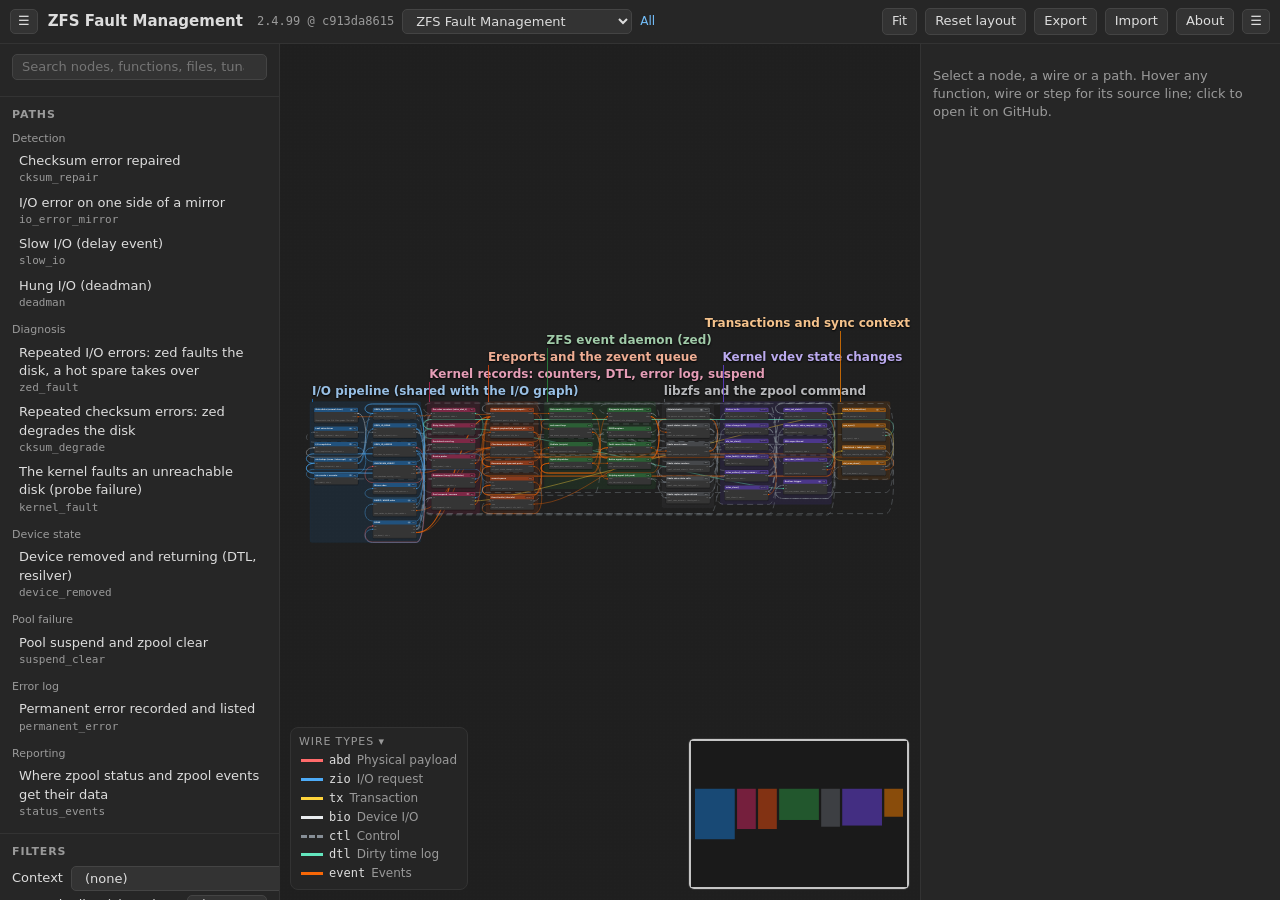
<file: viewer/zfs-fault-management.html>
<!doctype html>
<html lang="en">
<head>
<meta charset="utf-8">
<meta name="viewport" content="width=device-width, initial-scale=1">
<title>ZFS Fault Management</title>
<style>
:root {
  --canvas: #1f1f1f;
  --panel: #262626;
  --panel-line: #333;
  --text: #dddddd;
  --muted: #9a9a9a;
  --accent: #ffd43b;
  --node-body: #353535;
  --node-border: #161616;
  --mono: ui-monospace, "SFMono-Regular", Menlo, Consolas, "DejaVu Sans Mono", monospace;
  --sans: system-ui, -apple-system, "Segoe UI", Roboto, "Noto Sans", "Helvetica Neue", Arial, sans-serif;
  color-scheme: dark;
  scrollbar-color: #4a4a4a #262626;
}

* { box-sizing: border-box; }
[hidden] { display: none !important; }
code { font-family: var(--mono); font-size: 0.92em; background: #ffffff12; padding: 0 3px; border-radius: 3px; }
html, body { height: 100%; margin: 0; }
body {
  background: var(--canvas);
  color: var(--text);
  font: 13px/1.4 var(--sans);
  display: flex;
  flex-direction: column;
  overflow: hidden;
}

button, .button, select, input {
  font: inherit;
  color: var(--text);
  background: #333;
  border: 1px solid #444;
  border-radius: 5px;
  padding: 3px 9px;
}
button, .button { cursor: pointer; }
button:hover, .button:hover { background: #3d3d3d; border-color: #555; }
button.active { background: #4a4122; border-color: var(--accent); color: #fff; }
button.icon { padding: 2px 7px; }
input[type="search"] { width: 100%; }
a { color: #74c0fc; text-decoration: none; }
a:hover { text-decoration: underline; }

/* ---------- top bar ---------- */
#topbar {
  height: 44px;
  flex: none;
  display: flex;
  align-items: center;
  gap: 8px;
  padding: 0 10px;
  background: var(--panel);
  border-bottom: 1px solid var(--panel-line);
}
#topbar h1 {
  font-size: 15px;
  margin: 0 6px 0 2px;
  font-weight: 650;
  white-space: nowrap;
  overflow: hidden;
  text-overflow: ellipsis;
  min-width: 0;
  flex: 0 1 auto;
}
#topbar > * { flex-shrink: 0; }
#topbar > h1 { flex-shrink: 1; }
#topbar button, #topbar .button, #topbar a { white-space: nowrap; }
#commit-link { font-family: var(--mono); font-size: 12px; color: var(--muted); }
#topbar .spacer { flex: 1; }

/* ---------- main layout ---------- */
#layout { flex: 1; display: flex; min-height: 0; }
#left, #right {
  background: var(--panel);
  overflow-y: auto;
  flex: none;
}
#left { width: 280px; border-right: 1px solid var(--panel-line); overflow-x: hidden; }
#right { width: 360px; border-left: 1px solid var(--panel-line); padding: 10px 12px 40px; }
body.hide-left #left, body.hide-right #right { display: none; }

.panel-section { padding: 10px 12px; border-bottom: 1px solid var(--panel-line); }
.panel-section h2, #right h2 {
  font-size: 11px;
  text-transform: uppercase;
  letter-spacing: 0.08em;
  color: var(--muted);
  margin: 0 0 6px;
}
.row { display: flex; align-items: center; justify-content: space-between; gap: 8px; margin: 4px 0; }
.muted { color: var(--muted); }
.mono { font-family: var(--mono); font-size: 12px; }

/* search */
.results { list-style: none; margin: 6px 0 0; padding: 0; max-height: 240px; overflow-y: auto; }
.results li { padding: 3px 6px; border-radius: 4px; cursor: pointer; }
.results li:hover, .results li.first { background: #333; }
.results .kind { color: var(--muted); font-size: 11px; margin-right: 6px; }

/* path list */
.path-cat { margin: 8px 0 2px; font-size: 11px; color: var(--muted); }
.path-item {
  display: block;
  width: 100%;
  white-space: normal;
  text-align: left;
  border: 1px solid transparent;
  background: none;
  padding: 3px 6px;
  border-radius: 4px;
}
.path-item:hover { background: #313131; border-color: transparent; }
.path-item.active { background: #4a4122; border-color: var(--accent); }
.path-item .pid { font-family: var(--mono); font-size: 11px; color: var(--muted); display: block; }

/* group filters */
.gfilter { display: flex; align-items: center; gap: 6px; margin: 3px 0; }
.gfilter .swatch { width: 10px; height: 10px; border-radius: 2px; flex: none; }
.gfilter .name { flex: 1; overflow: hidden; text-overflow: ellipsis; white-space: nowrap; }
.gfilter select { padding: 1px 4px; font-size: 12px; }

/* ---------- canvas ---------- */
#canvas-wrap { flex: 1; position: relative; min-width: 0; overflow: hidden; }
#canvas { width: 100%; height: 100%; display: block; cursor: grab; user-select: none; }
#canvas.panning { cursor: grabbing; }

.group-frame { stroke-width: 1; }
.group-title { font-size: 18px; font-weight: 700; cursor: move; }
.group-summary { font-size: 11px; fill: var(--muted); pointer-events: none; }

.node { cursor: pointer; }
.node .body { fill: var(--node-body); stroke: var(--node-border); stroke-width: 1; }
.node:hover .body { stroke: #6a6a6a; }
.node .title-text { fill: #eeeeee; font-size: 13px; font-weight: 600; pointer-events: none; }
.node .pill { fill: #00000055; stroke: #ffffff30; }
.node .pill-text { fill: #ddd; font-size: 10px; font-family: var(--mono); }
.node .sock-label { fill: #bdbdbd; font-size: 10px; font-variant: small-caps; letter-spacing: 0.04em; pointer-events: none; }
.node .foot { fill: var(--muted); font-size: 11px; font-family: var(--mono); }
.node .foot.link { cursor: pointer; }
.node .foot.link:hover { fill: #cfcfcf; text-decoration: underline; }
.node .outline { fill: none; stroke: none; pointer-events: none; }
.node.selected .outline { stroke: #fff; stroke-width: 2; }
.node.onpath .outline { stroke: var(--accent); stroke-width: 2; }
.node.current .outline { stroke: var(--accent); stroke-width: 3; }
.node.current .body { filter: url(#glow); }
.node.ctxmark .outline { stroke: #63e6be; stroke-width: 2; stroke-dasharray: 5 3; }
.node.dim { opacity: 0.15; }
.node.proxy .body { stroke-dasharray: 6 4; stroke: #888; }

.wire, .hit, .alt-outline { vector-effect: non-scaling-stroke; }
/* Stroke widths are in screen pixels (non-scaling) and are narrowed when
   zoomed out; --wire-idle and --wire-lit are set by setViewTransform(). */
.wire { fill: none; stroke-width: var(--wire-idle, 2px); opacity: 0.55; pointer-events: none; }
.wire.ctl { stroke-dasharray: 6 4; }
.wire.lit { opacity: 1; stroke-width: var(--wire-lit, 3px); stroke-dasharray: 10 6; animation: flow 0.9s linear infinite; }
.wire.dim { opacity: 0.06; }
.wire.alt { opacity: 0.35; stroke-dasharray: 3 5; }
.wire.current { stroke-width: calc(var(--wire-lit, 3px) + 2px); opacity: 1; }
.wire.cmp-both { stroke: #ffffff !important; opacity: 1; stroke-width: var(--wire-lit, 3px); }
.wire.cmp-a { stroke: #ffd43b !important; opacity: 1; stroke-width: var(--wire-lit, 3px); }
.wire.cmp-b { stroke: #4dabf7 !important; opacity: 1; stroke-width: var(--wire-lit, 3px); }
@keyframes flow { to { stroke-dashoffset: -32; } }
@media (prefers-reduced-motion: reduce) { .wire.lit { animation: none; } }

.hit { fill: none; stroke: transparent; stroke-width: 12; cursor: pointer; pointer-events: stroke; }
.alt-outline { fill: none; stroke: var(--accent); stroke-width: 6; stroke-dasharray: 4 6; opacity: 0.35; pointer-events: none; }

.badge circle { fill: #1f1f1f; stroke: var(--accent); stroke-width: 1.5; }
.badge text { fill: var(--accent); font-size: 10px; font-weight: 700; text-anchor: middle; dominant-baseline: central; }
.dot { fill: #fff; stroke: var(--accent); stroke-width: 3; }

#caption {
  position: absolute;
  left: 50%;
  top: 12px;
  transform: translateX(-50%);
  max-width: min(760px, 90%);
  background: #262626ee;
  border: 1px solid var(--accent);
  border-radius: 8px;
  padding: 7px 12px;
  font-size: 13px;
  pointer-events: auto;
}
#caption .ref { font-family: var(--mono); font-size: 11px; color: var(--muted); display: block; margin-top: 2px; }

#legend {
  position: absolute;
  left: 10px;
  bottom: 10px;
  background: #262626e6;
  border: 1px solid var(--panel-line);
  border-radius: 8px;
  padding: 6px 8px;
  font-size: 12px;
}
#legend .head { cursor: pointer; color: var(--muted); font-size: 11px; text-transform: uppercase; letter-spacing: 0.08em; margin-bottom: 2px; }
#legend.folded .item { display: none; }
#legend.folded .head { margin-bottom: 0; }
#legend .item { display: flex; align-items: center; gap: 6px; cursor: pointer; padding: 1px 2px; border-radius: 3px; }
#legend .item:hover { background: #333; }
#legend .item.off { opacity: 0.35; }
#legend .sw { width: 22px; height: 0; border-top: 3px solid; }
#legend .sw.dashed { border-top-style: dashed; }

#minimap {
  position: absolute;
  right: 10px;
  bottom: 10px;
  background: #1a1a1ae6;
  border: 1px solid var(--panel-line);
  border-radius: 6px;
  cursor: crosshair;
}

/* ---------- details panel ---------- */
#details h3 { font-size: 16px; margin: 0 0 4px; }
#details .sub { color: var(--muted); margin-bottom: 8px; }
#details section { margin: 12px 0; }
#details ul { margin: 4px 0; padding-left: 0; list-style: none; }
#details li { margin: 3px 0; }
.chip { display: inline-block; width: 10px; height: 10px; border-radius: 50%; margin-right: 6px; vertical-align: -1px; border: 1px solid #0006; }
.ref-row { display: flex; align-items: baseline; gap: 6px; flex-wrap: wrap; }
.ref-row .sym { font-family: var(--mono); font-size: 12px; }
.ref-row a { font-family: var(--mono); font-size: 11px; }
.ref-row .copy { font-size: 10px; padding: 0 5px; }
.ref-code { font-family: var(--mono); font-size: 11px; color: var(--muted); white-space: pre-wrap; word-break: break-all; margin: 0 0 4px 0; }
.io-row { cursor: pointer; padding: 3px 4px; border-radius: 4px; }
.io-row:hover { background: #313131; }
.io-row .other { font-weight: 600; }
.io-row .lbl { color: var(--muted); display: block; font-size: 12px; }
.tbl { border-collapse: collapse; width: 100%; font-size: 11px; }
.tbl td, .tbl th { border-bottom: 1px solid #333; padding: 3px 4px; vertical-align: top; text-align: left; }
.tbl .on { color: var(--accent); }

.transport { display: flex; gap: 4px; flex-wrap: wrap; align-items: center; margin: 6px 0; }
.transport input[type="range"] { width: 90px; padding: 0; }
.alt-select { display: flex; flex-direction: column; gap: 2px; margin: 4px 0 8px; }
.alt-select select { width: 100%; }
.steps { max-height: 46vh; overflow-y: auto; border: 1px solid #333; border-radius: 6px; }
.step { padding: 3px 6px; cursor: pointer; font-size: 12px; border-bottom: 1px solid #2d2d2d; }
.step:hover { background: #303030; }
.step.cur { background: #4a4122; }
.step.skip { opacity: 0.45; padding-left: 20px; }
.step .alt-head { display: block; font-size: 10px; color: var(--accent); }
.step .n { font-family: var(--mono); color: var(--accent); margin-right: 4px; }
.step .side { font-size: 10px; color: #63e6be; margin-left: 4px; }
.step .note { display: block; color: var(--muted); font-style: italic; }

/* ---------- suite navigation ---------- */
#suite-nav { display: inline-flex; align-items: center; gap: 8px; }
#suite-nav select { max-width: 230px; }
#index-link { font-size: 12px; }
.segmented { display: inline-flex; }
.segmented button { border-radius: 0; }
.segmented button:first-child { border-radius: 5px 0 0 5px; }
.segmented button:last-child { border-radius: 0 5px 5px 0; border-left: none; }
.also-link { display: block; }

/* ---------- timeline view ---------- */
#timeline-view {
  position: absolute;
  inset: 0;
  background: var(--canvas);
  overflow: auto;
  padding: 14px 18px 40px;
}
#tl-head { display: flex; align-items: center; gap: 16px; flex-wrap: wrap; }
#tl-title { font-size: 16px; font-weight: 650; }
#tl-strip { display: flex; flex-wrap: wrap; gap: 6px; margin: 10px 0; }
.tl-chip {
  border: 1px solid #444;
  background: #2a2a2a;
  border-radius: 6px;
  padding: 3px 8px;
  font-size: 12px;
  cursor: pointer;
  max-width: 240px;
  text-align: left;
}
.tl-chip .txg { font-family: var(--mono); color: var(--accent); margin-right: 5px; }
.tl-chip.cur { border-color: var(--accent); background: #4a4122; }
#tl-caption {
  border: 1px solid var(--accent);
  border-radius: 8px;
  background: #262626;
  padding: 8px 12px;
  margin-bottom: 14px;
}
#tl-caption .cap { font-weight: 600; }
#tl-caption .note { color: var(--muted); display: block; margin-top: 2px; }
#tl-caption .links { margin-top: 4px; font-size: 12px; }
#tl-caption .links a { margin-right: 10px; }
.tl-row { display: grid; grid-template-columns: 200px 1fr; gap: 10px; margin-bottom: 8px; align-items: start; }
.tl-label {
  background: #2b2b2b;
  border: 1px solid #3a3a3a;
  border-radius: 6px;
  padding: 5px 8px;
  cursor: pointer;
}
.tl-label:hover { border-color: #666; }
.tl-label .name { font-family: var(--mono); font-weight: 650; }
.tl-label .kind { color: var(--muted); font-size: 11px; display: block; }
.tl-lanes { display: flex; flex-direction: column; gap: 4px; }
.tl-lane { display: flex; flex-wrap: wrap; gap: 5px; min-height: 40px; align-items: center; padding: 3px 4px; border-radius: 6px; background: #ffffff06; }
.tl-lane.dead { min-height: 30px; background: #8ce99a14; border-left: 3px solid #8CE99A; }
.tl-lane .lane-tag { font-size: 10px; color: var(--muted); margin-right: 4px; }
.tl-tile {
  width: 52px;
  height: 34px;
  border-radius: 5px;
  display: flex;
  flex-direction: column;
  align-items: center;
  justify-content: center;
  font-family: var(--mono);
  font-size: 12px;
  color: #111;
  border: 2px solid transparent;
  cursor: default;
  position: relative;
}
.tl-tile .birth { font-size: 9px; opacity: 0.8; }
.tl-tile.small { height: 26px; }
.tl-tile.new { border-color: var(--accent); box-shadow: 0 0 6px var(--accent); }
.tl-tile.changed { border-color: #63e6be; }
.tl-tile.freed { opacity: 0.35; text-decoration: line-through; }
.tl-tile.deferred { border: 2px dashed #ddd; }
.tl-tile.async { border: 2px dotted #ddd; }
.tl-arrow { color: var(--muted); font-size: 11px; display: block; }
#tl-legend { margin-top: 18px; color: var(--muted); font-size: 12px; display: flex; flex-wrap: wrap; gap: 14px; align-items: center; }
#tl-legend .tl-tile { width: 38px; height: 22px; font-size: 10px; }
.tl-summary { color: var(--muted); }

/* ---------- tooltip and about ---------- */
#tooltip {
  position: fixed;
  z-index: 50;
  max-width: 520px;
  background: #111;
  border: 1px solid #555;
  border-radius: 6px;
  padding: 6px 9px;
  font-size: 12px;
  pointer-events: none;
  box-shadow: 0 4px 16px #000a;
}
#tooltip .t-ref { font-family: var(--mono); font-size: 11px; margin-top: 4px; }
#tooltip .t-ref .loc { color: #74c0fc; }
#tooltip .t-ref .code { color: #bbb; display: block; white-space: pre; overflow: hidden; text-overflow: ellipsis; }

#about {
  position: fixed;
  inset: 0;
  background: #000a;
  z-index: 40;
  display: flex;
  align-items: center;
  justify-content: center;
  padding: 24px;
}
.about-box {
  position: relative;
  background: var(--panel);
  border: 1px solid #444;
  border-radius: 10px;
  max-width: 820px;
  max-height: 100%;
  overflow-y: auto;
  padding: 18px 24px;
}
.about-box .close { position: absolute; right: 10px; top: 10px; }
.about-box h2 { font-size: 17px; margin: 4px 0 8px; }
.about-box h3 { font-size: 13px; margin: 16px 0 6px; color: var(--accent); }
.about-box li { margin: 4px 0; }

</style>
</head>
<body>
<header id="topbar">
  <button id="toggle-left" class="icon" title="Show or hide the path panel">&#9776;</button>
  <h1>ZFS Fault Management</h1>
  <a id="commit-link" target="_blank" rel="noopener"></a>
  <span id="suite-nav" hidden>
    <select id="graph-menu" title="Open another diagram of the suite"></select>
    <a id="index-link" href="index.html" title="All diagrams">All</a>
  </span>
  <span id="view-switch" class="segmented" hidden>
    <button id="btn-view-graph" class="active" title="Node graph">Graph</button><button id="btn-view-timeline" title="Timeline scenarios">Timeline</button>
  </span>
  <span class="spacer"></span>
  <button id="btn-fit" title="Fit everything (F)">Fit</button>
  <button id="btn-reset" title="Restore the default layout">Reset layout</button>
  <button id="btn-export" title="Export layout: save node positions to a JSON file">Export</button>
  <label class="button" title="Import layout: load node positions from a JSON file">Import<input id="file-import" type="file" accept="application/json,.json" hidden></label>
  <button id="btn-about">About</button>
  <button id="toggle-right" class="icon" title="Show or hide the details panel">&#9776;</button>
</header>

<main id="layout">
  <aside id="left">
    <div class="panel-section">
      <input id="search" type="search" placeholder="Search nodes, functions, files, tunables, wires  ( / )" autocomplete="off">
      <ul id="search-results" class="results"></ul>
    </div>
    <div class="panel-section">
      <h2>Paths</h2>
      <div id="path-list"></div>
    </div>
    <div class="panel-section" id="timeline-section" hidden>
      <h2>Timelines</h2>
      <div id="timeline-list"></div>
    </div>
    <div class="panel-section">
      <h2>Filters</h2>
      <label class="row">Context
        <select id="ctx-filter"><option value="">(none)</option></select>
      </label>
      <div id="group-filters"></div>
    </div>
  </aside>

  <section id="canvas-wrap">
    <svg id="canvas" xmlns="http://www.w3.org/2000/svg">
      <defs>
        <pattern id="grid" width="24" height="24" patternUnits="userSpaceOnUse">
          <circle cx="12" cy="12" r="1.3" fill="#2c2c2c"></circle>
        </pattern>
        <filter id="shadow" x="-10%" y="-10%" width="130%" height="140%">
          <feDropShadow dx="0" dy="3" stdDeviation="4" flood-color="#000" flood-opacity="0.45"></feDropShadow>
        </filter>
        <filter id="glow" x="-20%" y="-20%" width="140%" height="160%">
          <feDropShadow dx="0" dy="0" stdDeviation="7" flood-color="#ffd43b" flood-opacity="0.9"></feDropShadow>
        </filter>
      </defs>
      <rect id="grid-rect" x="0" y="0" width="100%" height="100%" fill="url(#grid)"></rect>
      <g id="root">
        <g id="layer-groups"></g>
        <g id="layer-wires"></g>
        <g id="layer-hits"></g>
        <g id="layer-nodes"></g>
        <g id="layer-badges"></g>
        <g id="layer-dot"></g>
      </g>
    </svg>
    <div id="caption" hidden></div>
    <div id="legend"></div>
    <canvas id="minimap" width="220" height="150"></canvas>
    <div id="timeline-view" hidden>
      <div id="tl-head">
        <div id="tl-title"></div>
        <div class="transport" id="tl-transport">
          <button id="tl-first" title="First step (Home)">|◀</button>
          <button id="tl-prev" title="Previous step (Left)">◀</button>
          <button id="tl-play" title="Play or pause (Space)">Play</button>
          <button id="tl-next" title="Next step (Right)">▶</button>
          <button id="tl-last" title="Last step (End)">▶|</button>
        </div>
      </div>
      <div id="tl-strip"></div>
      <div id="tl-caption"></div>
      <div id="tl-panel"></div>
      <div id="tl-legend"></div>
    </div>
  </section>

  <aside id="right">
    <div id="details"><p class="muted">Select a node, a wire or a path.</p></div>
  </aside>
</main>

<div id="tooltip" hidden></div>
<div id="about" hidden>
  <div class="about-box">
    <button id="about-close" class="icon close" title="Close">&#10005;</button>
    <div id="about-body"></div>
  </div>
</div>

<script type="application/json" id="graph-data">{"meta":{"repo":"https://github.com/openzfs/zfs","commit":"c913da86156eba3243cc1ef515e98d69887654a7","version":"2.4.99"},"types":[{"id":"abd","color":"#FF6B6B","name":"Physical payload","desc":"Data read from a disk, on its way to checksum verification."},{"id":"zio","color":"#4DABF7","name":"I/O request","desc":"zio_t moving through the pipeline, being retried, re-executed or completed."},{"id":"tx","color":"#FFD43B","name":"Transaction","desc":"dmu_tx_t assignment, or work done for one txg in syncing context."},{"id":"bio","color":"#E9ECEF","name":"Device I/O","desc":"The block-device request and its completion status."},{"id":"ctl","color":"#868E96","name":"Control","desc":"Calls and requests: counters, state changes, ioctls, status queries. Draw dashed."},{"id":"dtl","color":"#63E6BE","name":"Dirty time log","desc":"Txg ranges a device is missing (DTL_MISSING / DTL_PARTIAL), in memory or as a space map."},{"id":"event","color":"#F76707","name":"Events","desc":"Ereports, resource and sysevent nvlists in the zevent queue, zed agent events and fault lists."}],"contexts":[{"id":"user","name":"Userspace: zpool and libzfs (also when called from zed)"},{"id":"open","name":"Open context: the calling thread, inside a dmu_tx"},{"id":"sync","name":"Syncing context: txg_sync thread, one txg at a time"},{"id":"iss","name":"zio issue taskq"},{"id":"int","name":"zio interrupt taskq: completion processing"},{"id":"thr","name":"A dedicated kernel thread or delayed task (SPA async thread, deadman)"},{"id":"any","name":"Runs in whichever context calls it"},{"id":"hw","name":"Hardware"},{"id":"zed","name":"The userspace ZFS event daemon (zed) and its agent thread"},{"id":"syscall","name":"Kernel, in the thread of the calling process (an ioctl on /dev/zfs, mount(2) or umount(2)) or a helper thread it starts, outside syncing context and outside any dmu_tx"}],"groups":[{"id":"pipe","title":"I/O pipeline (shared with the I/O graph)","color":"#1971C2","col":0,"band":"full","subcols":2,"summary":"Where a failed, wrong or slow I/O is noticed."},{"id":"record","title":"Kernel records: counters, DTL, error log, suspend","color":"#C2255C","col":2,"band":"full","subcols":1,"summary":"What the kernel remembers about errors, and its own last-resort reactions."},{"id":"fm","title":"Ereports and the zevent queue","color":"#D9480F","col":3,"band":"full","subcols":1,"summary":"Events built in the kernel and queued for userspace readers."},{"id":"zed","title":"ZFS event daemon (zed)","color":"#2B8A3E","col":4,"band":"full","subcols":2,"summary":"Reads every event, runs zedlets and decides about faults and spares."},{"id":"user","title":"libzfs and the zpool command","color":"#5C5F66","col":6,"band":"full","subcols":1,"summary":"The userspace calls that read status and events and request state changes."},{"id":"kstate","title":"Kernel vdev state changes","color":"#6741D9","col":7,"band":"full","subcols":2,"summary":"ioctls and the vdev code that faults, degrades, removes, onlines, clears and attaches spares."},{"id":"sync","title":"Transactions and sync context","color":"#E67700","col":9,"band":"full","subcols":1,"summary":"What waits on a suspended pool, and what is written in each txg."}],"nodes":[{"id":"dev_normal","group":"pipe","sub":0,"title":"Data disks (normal class)","ctx":"hw","src":"","fns":[],"role":"Shared with the I/O flow graph. The disk that misbehaves: it returns an error, returns wrong data without an error, answers late or not at all, or disappears.","tunables":[],"props":[]},{"id":"vdev_leaf","group":"pipe","sub":0,"title":"Leaf vdev driver","ctx":"any","src":"module/os/linux/zfs/vdev_disk.c","fns":[{"name":"vdev_disk_io_done","ref":{"file":"module/os/linux/zfs/vdev_disk.c","line":1340,"symbol":"vdev_disk_io_done","code":"vdev_disk_io_done(zio_t *zio)"}}],"role":"Shared with the I/O flow graph. On Linux, after a read or write that failed with EIO, vdev_disk_io_done() checks whether the block device is still there; if not, it asks for the vdev to be marked REMOVED.","tunables":[],"props":[]},{"id":"vdev_intr","group":"pipe","sub":0,"title":"I/O completion","ctx":"int","src":"module/os/linux/zfs/vdev_disk.c","fns":[{"name":"vbio_completion","ref":{"file":"module/os/linux/zfs/vdev_disk.c","line":881,"symbol":"vbio_completion","code":"vbio_completion(struct bio *bio)"}},{"name":"zio_interrupt","ref":{"file":"module/zfs/zio.c","line":2496,"symbol":"zio_interrupt","code":"zio_interrupt(void *zio)"}}],"role":"Shared with the I/O flow graph. The bio completion records the device's error in the zio and re-enters the pipeline on an interrupt taskq.","tunables":[],"props":[]},{"id":"zio_taskq","group":"pipe","sub":0,"title":"zio taskqs (issue / interrupt)","ctx":"iss","src":"module/zfs/spa.c","fns":[{"name":"zio_taskq_dispatch","ref":{"file":"module/zfs/zio.c","line":2258,"symbol":"zio_taskq_dispatch","code":"zio_taskq_dispatch(zio_t *zio, zio_taskq_type_t q, boolean_t cutinline)"}},{"name":"spa_taskq_dispatch","ref":{"file":"module/zfs/spa.c","line":1691,"symbol":"spa_taskq_dispatch","code":"spa_taskq_dispatch(spa_t *spa, zio_type_t t, zio_taskq_type_t q,"}}],"role":"Shared with the I/O flow graph. Runs completions, the single retry of a failed logical zio (at the head of the issue queue) and the re-execution of failed writes (on the claim issue taskq).","tunables":[],"props":[]},{"id":"zio_create","group":"pipe","sub":0,"title":"zio create + execute","ctx":"any","src":"module/zfs/zio.c","fns":[{"name":"zio_wait","ref":{"file":"module/zfs/zio.c","line":2841,"symbol":"zio_wait","code":"zio_wait(zio_t *zio)"}},{"name":"zio_root","ref":{"file":"module/zfs/zio.c","line":1093,"symbol":"zio_root","code":"zio_root(spa_t *spa, zio_done_func_t *done, void *private, zio_flag_t flags)"}}],"role":"Shared with the I/O flow graph. zio_wait() is where a caller waits for an I/O; it triggers the deadman after zfs_deadman_ziotime_ms. Re-executed zios (after zpool clear) start here again.","tunables":[],"props":[]},{"id":"st_vdev_io_start","group":"pipe","sub":1,"title":"VDEV_IO_START","ctx":"any","src":"module/zfs/zio.c","fns":[{"name":"zio_vdev_io_start","ref":{"file":"module/zfs/zio.c","line":5135,"symbol":"zio_vdev_io_start","code":"zio_vdev_io_start(zio_t *zio)"}}],"role":"Shared with the I/O flow graph. For a leaf that is not accessible (dead, removal pending, or known unable to read or write) the zio fails at once with ENXIO and never reaches the disk.","tunables":[],"props":[]},{"id":"st_vdev_io_done","group":"pipe","sub":1,"title":"VDEV_IO_DONE","ctx":"int","src":"module/zfs/zio.c","fns":[{"name":"zio_vdev_io_done","ref":{"file":"module/zfs/zio.c","line":5320,"symbol":"zio_vdev_io_done","code":"zio_vdev_io_done(zio_t *zio)"}}],"role":"Shared with the I/O flow graph. Lets the vdev type react (mirror: try another side; raidz: verify and reconstruct). An unexpected error on a leaf that still looks accessible starts a device probe.","tunables":[],"props":[]},{"id":"st_vdev_io_assess","group":"pipe","sub":1,"title":"VDEV_IO_ASSESS","ctx":"int","src":"module/zfs/zio.c","fns":[{"name":"zio_vdev_io_assess","ref":{"file":"module/zfs/zio.c","line":5436,"symbol":"zio_vdev_io_assess","code":"zio_vdev_io_assess(zio_t *zio)"}}],"role":"Shared with the I/O flow graph. Only a logical zio is retried, once. A leaf error becomes ENXIO when the disk is no longer accessible, so it is blamed on the device rather than on the I/O.","tunables":[],"props":[]},{"id":"st_cksum_verify","group":"pipe","sub":1,"title":"CHECKSUM_VERIFY","ctx":"int","src":"module/zfs/zio.c","fns":[{"name":"zio_checksum_verify","ref":{"file":"module/zfs/zio.c","line":5747,"symbol":"zio_checksum_verify","code":"zio_checksum_verify(zio_t *zio)"}},{"name":"zio_checksum_error","ref":{"file":"module/zfs/zio_checksum.c","line":554,"symbol":"zio_checksum_error","code":"zio_checksum_error(zio_t *zio, zio_bad_cksum_t *info)"}}],"role":"Shared with the I/O flow graph. A mismatch on a non-speculative read is counted against the leaf at once and a checksum ereport is started; the error is passed up so redundancy can supply another copy.","tunables":[],"props":[]},{"id":"vdev_mirror","group":"pipe","sub":1,"title":"Mirror vdev","ctx":"any","src":"module/zfs/vdev_mirror.c","fns":[{"name":"vdev_mirror_io_done","ref":{"file":"module/zfs/vdev_mirror.c","line":734,"symbol":"vdev_mirror_io_done","code":"vdev_mirror_io_done(zio_t *zio)"}},{"name":"vdev_mirror_child_select","ref":{"file":"module/zfs/vdev_mirror.c","line":524,"symbol":"vdev_mirror_child_select","code":"vdev_mirror_child_select(zio_t *zio)"}}],"role":"Shared with the I/O flow graph. On a read error or bad checksum it reads the next child and then rewrites the children that failed. A write to a mirror counts as successful when at least one child succeeded (extra DVA copies all have to succeed).","tunables":[],"props":[]},{"id":"vdev_raidz","group":"pipe","sub":1,"title":"RAIDZ / dRAID vdev","ctx":"any","src":"module/zfs/vdev_raidz.c","fns":[{"name":"vdev_raidz_io_done","ref":{"file":"module/zfs/vdev_raidz.c","line":4044,"symbol":"vdev_raidz_io_done","code":"vdev_raidz_io_done(zio_t *zio)"}},{"name":"raidz_checksum_verify","ref":{"file":"module/zfs/vdev_raidz.c","line":2956,"symbol":"raidz_checksum_verify","code":"raidz_checksum_verify(zio_t *zio)"}},{"name":"vdev_raidz_checksum_error","ref":{"file":"module/zfs/vdev_raidz.c","line":2930,"symbol":"vdev_raidz_checksum_error","code":"vdev_raidz_checksum_error(zio_t *zio, raidz_col_t *rc, abd_t *bad_data)"}}],"role":"Shared with the I/O flow graph. When the block does not verify, parity reconstruction finds which column was wrong; that child disk gets the checksum count and an ereport carrying both the good and the bad data, and the column is rewritten.","tunables":[],"props":[]},{"id":"st_done","group":"pipe","sub":1,"title":"DONE","ctx":"int","src":"module/zfs/zio.c","fns":[{"name":"zio_done","ref":{"file":"module/zfs/zio.c","line":6065,"symbol":"zio_done","code":"zio_done(zio_t *zio)"}}],"role":"Shared with the I/O flow graph. The main bookkeeping point: per-vdev statistics, slow I/O detection, io ereports and error counters for leaves, the error log and data ereport for failed logical zios, finishing checksum reports, and the decision to re-execute or to suspend the pool.","tunables":[{"name":"zio_slow_io_ms","ref":{"file":"module/zfs/zio.c","line":6717,"symbol":"slow_io_ms","code":"ZFS_MODULE_PARAM(zfs_zio, zio_, slow_io_ms, INT, ZMOD_RW,"}}],"props":[]},{"id":"vdev_stat","group":"record","sub":0,"title":"Per-vdev counters (vdev_stat_t)","ctx":"any","src":"module/zfs/vdev.c","fns":[{"name":"vdev_stat_update","ref":{"file":"module/zfs/vdev.c","line":5348,"symbol":"vdev_stat_update","code":"vdev_stat_update(zio_t *zio, uint64_t psize)"}},{"name":"vdev_get_stats_ex","ref":{"file":"module/zfs/vdev.c","line":5233,"symbol":"vdev_get_stats_ex","code":"vdev_get_stats_ex(vdev_t *vd, vdev_stat_t *vs, vdev_stat_ex_t *vsx)"}}],"role":"In-memory statistics of each vdev: operations, bytes, latency histograms, repaired bytes, and the error counters vs_read_errors, vs_write_errors, vs_checksum_errors and vs_slow_ios that zpool status shows as READ, WRITE, CKSUM and SLOW. They are not stored on disk, start at zero when the pool is imported, are zeroed by zpool clear and when a disk is marked REMOVED. vdev_stat_update() also records failed writes in the DTL.","tunables":[],"props":[]},{"id":"dtl","group":"record","sub":0,"title":"Dirty time logs (DTL)","ctx":"any","src":"module/zfs/vdev.c","fns":[{"name":"vdev_dtl_dirty","ref":{"file":"module/zfs/vdev.c","line":3229,"symbol":"vdev_dtl_dirty","code":"vdev_dtl_dirty(vdev_t *vd, vdev_dtl_type_t t, uint64_t txg, uint64_t size)"}},{"name":"vdev_dtl_contains","ref":{"file":"module/zfs/vdev.c","line":3247,"symbol":"vdev_dtl_contains","code":"vdev_dtl_contains(vdev_t *vd, vdev_dtl_type_t t, uint64_t txg, uint64_t size)"}},{"name":"vdev_dtl_sync","ref":{"file":"module/zfs/vdev.c","line":3791,"symbol":"vdev_dtl_sync","code":"vdev_dtl_sync(vdev_t *vd, uint64_t txg)"}},{"name":"vdev_dtl_reassess","ref":{"file":"module/zfs/vdev.c","line":3630,"symbol":"vdev_dtl_reassess","code":"vdev_dtl_reassess(vdev_t *vd, uint64_t txg, uint64_t scrub_txg,"}},{"name":"vdev_dtl_required","ref":{"file":"module/zfs/vdev.c","line":3875,"symbol":"vdev_dtl_required","code":"vdev_dtl_required(vdev_t *vd)"}}],"role":"Per-vdev range trees of txgs whose writes a device missed. A leaf's DTL_MISSING is persisted as a space map in syncing context; parents' DTLs are derived from their children. Used to skip reads from a disk that lacks the data, to decide whether a disk holds the only copy (vdev_dtl_required()), and to bound a resilver.","tunables":[],"props":[]},{"id":"errlog","group":"record","sub":0,"title":"Persistent error log","ctx":"any","src":"module/zfs/spa_errlog.c","fns":[{"name":"spa_log_error","ref":{"file":"module/zfs/spa_errlog.c","line":174,"symbol":"spa_log_error","code":"spa_log_error(spa_t *spa, const zbookmark_phys_t *zb, const uint64_t birth)"}},{"name":"spa_errlog_sync","ref":{"file":"module/zfs/spa_errlog.c","line":1316,"symbol":"spa_errlog_sync","code":"spa_errlog_sync(spa_t *spa, uint64_t txg)"}},{"name":"sync_error_list","ref":{"file":"module/zfs/spa_errlog.c","line":1220,"symbol":"sync_error_list","code":"sync_error_list(spa_t *spa, avl_tree_t *t, uint64_t *obj, dmu_tx_t *tx)"}},{"name":"spa_errlog_rotate","ref":{"file":"module/zfs/spa_errlog.c","line":1185,"symbol":"spa_errlog_rotate","code":"spa_errlog_rotate(spa_t *spa)"}},{"name":"spa_get_errlog","ref":{"file":"module/zfs/spa_errlog.c","line":1141,"symbol":"spa_get_errlog","code":"spa_get_errlog(spa_t *spa, void *uaddr, uint64_t *count)"}},{"name":"spa_approx_errlog_size","ref":{"file":"module/zfs/spa_errlog.c","line":782,"symbol":"spa_approx_errlog_size","code":"spa_approx_errlog_size(spa_t *spa)"}}],"role":"Bookmarks (objset, object, level, blkid; with the head_errlog feature also the birth txg, per head dataset) of logical blocks that failed. New entries collect in memory (spa_errlist_last, or spa_errlist_scrub while a scrub runs) and are written to ZAP objects in the MOS by spa_errlog_sync(). There are two on-disk logs, last and scrub; when a scan ends the scrub log replaces the last log.","tunables":[],"props":[]},{"id":"probe","group":"record","sub":0,"title":"Device probe","ctx":"int","src":"module/zfs/vdev.c","fns":[{"name":"vdev_probe","ref":{"file":"module/zfs/vdev.c","line":1942,"symbol":"vdev_probe","code":"vdev_probe(vdev_t *vd, zio_t *zio)"}},{"name":"vdev_probe_done","ref":{"file":"module/zfs/vdev.c","line":1863,"symbol":"vdev_probe_done","code":"vdev_probe_done(zio_t *zio)"}}],"role":"Reads, and if the pool is writable rewrites, the pad areas of labels 1 to 3 of a leaf. Only one probe per disk runs at a time; other zios that want one wait for it. If the disk cannot be both read and (on a writable pool) written, it is marked unable to read or write, a probe_failure ereport is posted and, for probes started by the pipeline, the kernel asks for the disk to be faulted.","tunables":[],"props":[]},{"id":"deadman","group":"record","sub":0,"title":"Deadman (hung I/O detector)","ctx":"thr","src":"module/zfs/spa_misc.c","fns":[{"name":"spa_deadman","ref":{"file":"module/zfs/spa_misc.c","line":780,"symbol":"spa_deadman","code":"spa_deadman(void *arg)"}},{"name":"vdev_deadman","ref":{"file":"module/zfs/vdev.c","line":6082,"symbol":"vdev_deadman","code":"vdev_deadman(vdev_t *vd, const char *tag)"}},{"name":"zio_deadman","ref":{"file":"module/zfs/zio.c","line":2622,"symbol":"zio_deadman","code":"zio_deadman(zio_t *pio, const char *tag)"}},{"name":"zio_deadman_impl","ref":{"file":"module/zfs/zio.c","line":2564,"symbol":"zio_deadman_impl","code":"zio_deadman_impl(zio_t *pio, int ziodepth)"}}],"role":"Finds I/O that never completes. spa_deadman() runs when a txg sync lasts longer than zfs_deadman_synctime_ms and repeats every zfs_deadman_checktime_ms; vdev_deadman() then looks at the oldest active zio of every leaf. zio_wait() calls zio_deadman() for a waiter older than zfs_deadman_ziotime_ms. It logs and posts deadman ereports; zfs_deadman_failmode (wait, continue, panic) decides what else happens. Nothing is done while the pool is suspended.","tunables":[{"name":"zfs_deadman_enabled","ref":{"file":"module/zfs/spa_misc.c","line":3490,"symbol":"enabled","code":"ZFS_MODULE_PARAM(zfs_deadman, zfs_deadman_, enabled, INT, ZMOD_RW,"}},{"name":"zfs_deadman_synctime_ms","ref":{"file":"module/zfs/spa_misc.c","line":3506,"symbol":"synctime_ms","code":"ZFS_MODULE_PARAM_CALL(zfs_deadman, zfs_deadman_, synctime_ms,"}},{"name":"zfs_deadman_ziotime_ms","ref":{"file":"module/zfs/spa_misc.c","line":3510,"symbol":"ziotime_ms","code":"ZFS_MODULE_PARAM_CALL(zfs_deadman, zfs_deadman_, ziotime_ms,"}},{"name":"zfs_deadman_checktime_ms","ref":{"file":"module/zfs/spa_misc.c","line":3487,"symbol":"checktime_ms","code":"ZFS_MODULE_PARAM(zfs_deadman, zfs_deadman_, checktime_ms, U64, ZMOD_RW,"}},{"name":"zfs_deadman_failmode","ref":{"file":"module/zfs/spa_misc.c","line":3502,"symbol":"failmode","code":"ZFS_MODULE_PARAM_CALL(zfs_deadman, zfs_deadman_, failmode,"}},{"name":"zio_deadman_log_all","ref":{"file":"module/zfs/zio.c","line":6738,"symbol":"deadman_log_all","code":"ZFS_MODULE_PARAM(zfs_zio, zio_, deadman_log_all, INT, ZMOD_RW,"}}],"props":[]},{"id":"suspend","group":"record","sub":0,"title":"Pool suspend / resume","ctx":"any","src":"module/zfs/zio.c","fns":[{"name":"zio_suspend","ref":{"file":"module/zfs/zio.c","line":3016,"symbol":"zio_suspend","code":"zio_suspend(spa_t *spa, zio_t *zio, zio_suspend_reason_t reason)"}},{"name":"zio_resume","ref":{"file":"module/zfs/zio.c","line":3060,"symbol":"zio_resume","code":"zio_resume(spa_t *spa)"}},{"name":"zio_resume_wait","ref":{"file":"module/zfs/zio.c","line":3092,"symbol":"zio_resume_wait","code":"zio_resume_wait(spa_t *spa)"}},{"name":"zio_reexecute","ref":{"file":"module/zfs/zio.c","line":2930,"symbol":"zio_reexecute","code":"zio_reexecute(void *arg)"}},{"name":"spa_suspended","ref":{"file":"module/zfs/spa_misc.c","line":2165,"symbol":"spa_suspended","code":"spa_suspended(spa_t *spa)"}}],"role":"zio_suspend() panics if failmode=panic; otherwise it logs a warning, posts an io_failure ereport, marks the pool suspended and parks the failed root zio under a \"godfather\" zio. New transactions then wait or fail depending on failmode. zio_resume() (from zpool clear) clears the state, wakes waiters and re-executes every parked zio from the start.","tunables":[],"props":[{"name":"failmode","ref":{"file":"module/zcommon/zpool_prop.c","line":213,"symbol":"\"failmode\"","code":"zprop_register_index(ZPOOL_PROP_FAILUREMODE, \"failmode\","}}]},{"id":"ereport_post","group":"fm","sub":0,"title":"Ereport admission (zfs_ereport_post)","ctx":"any","src":"module/zfs/zfs_fm.c","fns":[{"name":"zfs_ereport_post","ref":{"file":"module/zfs/zfs_fm.c","line":1157,"symbol":"zfs_ereport_post","code":"zfs_ereport_post(const char *subclass, spa_t *spa, vdev_t *vd,"}},{"name":"zfs_ereport_is_valid","ref":{"file":"module/zfs/zfs_fm.c","line":1076,"symbol":"zfs_ereport_is_valid","code":"zfs_ereport_is_valid(const char *subclass, spa_t *spa, vdev_t *vd, zio_t *zio)"}},{"name":"zfs_ereport_is_duplicate","ref":{"file":"module/zfs/zfs_fm.c","line":331,"symbol":"zfs_ereport_is_duplicate","code":"zfs_ereport_is_duplicate(const char *subclass, spa_t *spa, vdev_t *vd,"}},{"name":"zfs_is_ratelimiting_event","ref":{"file":"module/zfs/zfs_fm.c","line":437,"symbol":"zfs_is_ratelimiting_event","code":"zfs_is_ratelimiting_event(const char *subclass, vdev_t *vd)"}},{"name":"zfs_ereport_clear","ref":{"file":"module/zfs/zfs_fm.c","line":289,"symbol":"zfs_ereport_clear","code":"zfs_ereport_clear(spa_t *spa, vdev_t *vd)"}}],"role":"Every ereport passes three checks. Valid: not during tryimport or recovery, only read and write zios, not for a disk already known inaccessible, not a checksum error in a range the disk is known to be missing. Not a duplicate: an io or checksum ereport for a vdev and zio with the same pool, vdev, error, priority, offset, size and bookmark as one seen within zfs_zevent_retain_expire_secs is dropped (EALREADY); data ereports name no vdev and are never treated as duplicates. Not rate limited: delay, deadman and checksum ereports are limited per disk per second; dropped events are added to the readers' dropped count. zfs_ereport_clear() forgets the duplicate history (zpool clear, completed scrub). Delay ereports are only posted while the vdev property slow_io_events is on.","tunables":[{"name":"zfs_zevent_retain_max","ref":{"file":"module/zfs/zfs_fm.c","line":1604,"symbol":"retain_max","code":"ZFS_MODULE_PARAM(zfs_zevent, zfs_zevent_, retain_max, UINT, ZMOD_RW,"}},{"name":"zfs_zevent_retain_expire_secs","ref":{"file":"module/zfs/zfs_fm.c","line":1606,"symbol":"retain_expire_secs","code":"ZFS_MODULE_PARAM(zfs_zevent, zfs_zevent_, retain_expire_secs, UINT, ZMOD_RW,"}},{"name":"zfs_checksum_events_per_second","ref":{"file":"module/zfs/vdev.c","line":7393,"symbol":"checksum_events_per_second","code":"ZFS_MODULE_PARAM(zfs, zfs_, checksum_events_per_second, UINT, ZMOD_RW,"}},{"name":"zfs_slow_io_events_per_second","ref":{"file":"module/zfs/vdev.c","line":7380,"symbol":"slow_io_events_per_second","code":"ZFS_MODULE_PARAM(zfs, zfs_, slow_io_events_per_second, UINT, ZMOD_RW,"}},{"name":"zfs_deadman_events_per_second","ref":{"file":"module/zfs/vdev.c","line":7383,"symbol":"deadman_events_per_second","code":"ZFS_MODULE_PARAM(zfs, zfs_, deadman_events_per_second, UINT, ZMOD_RW,"}}],"props":[{"name":"slow_io_events","ref":{"file":"module/zcommon/zpool_prop.c","line":565,"symbol":"\"slow_io_events\"","code":"zprop_register_index(VDEV_PROP_SLOW_IO_EVENTS, \"slow_io_events\","}}]},{"id":"ereport_build","group":"fm","sub":0,"title":"Ereport payload (zfs_ereport_start)","ctx":"any","src":"module/zfs/zfs_fm.c","fns":[{"name":"zfs_ereport_start","ref":{"file":"module/zfs/zfs_fm.c","line":464,"symbol":"zfs_ereport_start","code":"zfs_ereport_start(nvlist_t **ereport_out, nvlist_t **detector_out,"}},{"name":"fm_ereport_set","ref":{"file":"module/zfs/fm.c","line":751,"symbol":"fm_ereport_set","code":"fm_ereport_set(nvlist_t *ereport, int version, const char *erpt_class,"}},{"name":"fm_payload_set","ref":{"file":"module/zfs/fm.c","line":715,"symbol":"fm_payload_set","code":"fm_payload_set(nvlist_t *payload, ...)"}},{"name":"fm_ena_generate","ref":{"file":"module/zfs/fm.c","line":1218,"symbol":"fm_ena_generate","code":"fm_ena_generate(uint64_t timestamp, uchar_t format)"}}],"role":"Builds the nvlist: class ereport.fs.zfs. followed by the subclass (io, checksum, data, delay, deadman, probe_failure, io_failure, vdev.open_failed and the other vdev.* classes ...), an ENA shared by all ereports of one logical I/O, a detector naming pool and vdev, and the payload: pool name, state and failmode; vdev guid, type, path, devid, the vdev's error counters and the spares; zio error, flags, stage, priority, offset, size, delay; the bookmark. For checksum, io and delay ereports it adds the vdev's checksum_n / checksum_t, io_n / io_t or slow_io_n / slow_io_t when they differ from the default, which is how zed learns per-disk SERD thresholds.","tunables":[],"props":[{"name":"checksum_n","ref":{"file":"module/zcommon/zpool_prop.c","line":522,"symbol":"\"checksum_n\"","code":"zprop_register_number(VDEV_PROP_CHECKSUM_N, \"checksum_n\", UINT64_MAX,"}},{"name":"checksum_t","ref":{"file":"module/zcommon/zpool_prop.c","line":525,"symbol":"\"checksum_t\"","code":"zprop_register_number(VDEV_PROP_CHECKSUM_T, \"checksum_t\", UINT64_MAX,"}},{"name":"io_n","ref":{"file":"module/zcommon/zpool_prop.c","line":528,"symbol":"\"io_n\"","code":"zprop_register_number(VDEV_PROP_IO_N, \"io_n\", UINT64_MAX,"}},{"name":"io_t","ref":{"file":"module/zcommon/zpool_prop.c","line":531,"symbol":"\"io_t\"","code":"zprop_register_number(VDEV_PROP_IO_T, \"io_t\", UINT64_MAX,"}},{"name":"slow_io_n","ref":{"file":"module/zcommon/zpool_prop.c","line":534,"symbol":"\"slow_io_n\"","code":"zprop_register_number(VDEV_PROP_SLOW_IO_N, \"slow_io_n\", UINT64_MAX,"}},{"name":"slow_io_t","ref":{"file":"module/zcommon/zpool_prop.c","line":537,"symbol":"\"slow_io_t\"","code":"zprop_register_number(VDEV_PROP_SLOW_IO_T, \"slow_io_t\", UINT64_MAX,"}}]},{"id":"cksum_report","group":"fm","sub":0,"title":"Checksum ereport (start / finish)","ctx":"any","src":"module/zfs/zfs_fm.c","fns":[{"name":"zfs_ereport_start_checksum","ref":{"file":"module/zfs/zfs_fm.c","line":1200,"symbol":"zfs_ereport_start_checksum","code":"zfs_ereport_start_checksum(spa_t *spa, vdev_t *vd, const zbookmark_phys_t *zb,"}},{"name":"zfs_ereport_finish_checksum","ref":{"file":"module/zfs/zfs_fm.c","line":1252,"symbol":"zfs_ereport_finish_checksum","code":"zfs_ereport_finish_checksum(zio_cksum_report_t *report, const abd_t *good_data,"}},{"name":"zfs_ereport_post_checksum","ref":{"file":"module/zfs/zfs_fm.c","line":1304,"symbol":"zfs_ereport_post_checksum","code":"zfs_ereport_post_checksum(spa_t *spa, vdev_t *vd, const zbookmark_phys_t *zb,"}},{"name":"annotate_ecksum","ref":{"file":"module/zfs/zfs_fm.c","line":916,"symbol":"annotate_ecksum","code":"annotate_ecksum(nvlist_t *ereport, zio_bad_cksum_t *info,"}}],"role":"Checksum ereports carry a description of the damage, which needs the good data. For a mirror or single disk the ereport and a copy of the bad data are attached to the logical zio and finished when it completes; RAIDZ already has both buffers and posts at once. annotate_ecksum() records the bad byte ranges and how many bits were set and cleared.","tunables":[],"props":[]},{"id":"sysevent","group":"fm","sub":0,"title":"Resource and sysevent posts","ctx":"any","src":"module/zfs/zfs_fm.c","fns":[{"name":"zfs_post_state_change","ref":{"file":"module/zfs/zfs_fm.c","line":1468,"symbol":"zfs_post_state_change","code":"zfs_post_state_change(spa_t *spa, vdev_t *vd, uint64_t laststate)"}},{"name":"zfs_post_remove","ref":{"file":"module/zfs/zfs_fm.c","line":1431,"symbol":"zfs_post_remove","code":"zfs_post_remove(spa_t *spa, vdev_t *vd, boolean_t by_kernel)"}},{"name":"zfs_event_create","ref":{"file":"module/zfs/zfs_fm.c","line":1350,"symbol":"zfs_event_create","code":"zfs_event_create(spa_t *spa, vdev_t *vd, const char *type, const char *name,"}},{"name":"spa_event_notify","ref":{"file":"module/zfs/spa.c","line":12303,"symbol":"spa_event_notify","code":"spa_event_notify(spa_t *spa, vdev_t *vd, nvlist_t *hist_nvl, const char *name)"}}],"role":"Events that are not errors: resource.fs.zfs.statechange (a leaf changed state), resource.fs.zfs.removed, resource.fs.zfs.autoreplace, and sysevent.fs.zfs.* notices such as vdev_spare, vdev_attach, vdev_clear, resilver_finish and scrub_finish. Each carries pool and vdev guid, path and state.","tunables":[],"props":[]},{"id":"zevent_q","group":"fm","sub":0,"title":"zevent queue","ctx":"any","src":"module/zfs/fm.c","fns":[{"name":"zfs_zevent_post","ref":{"file":"module/zfs/fm.c","line":191,"symbol":"zfs_zevent_post","code":"zfs_zevent_post(nvlist_t *nvl, nvlist_t *detector, zevent_cb_t *cb)"}},{"name":"zfs_zevent_insert","ref":{"file":"module/zfs/fm.c","line":172,"symbol":"zfs_zevent_insert","code":"zfs_zevent_insert(zevent_t *ev)"}},{"name":"zfs_zevent_drain","ref":{"file":"module/zfs/fm.c","line":134,"symbol":"zfs_zevent_drain","code":"zfs_zevent_drain(zevent_t *ev)"}},{"name":"zfs_zevent_next","ref":{"file":"module/zfs/fm.c","line":303,"symbol":"zfs_zevent_next","code":"zfs_zevent_next(zfs_zevent_t *ze, nvlist_t **event, uint64_t *event_size,"}},{"name":"zfs_zevent_wait","ref":{"file":"module/zfs/fm.c","line":360,"symbol":"zfs_zevent_wait","code":"zfs_zevent_wait(zfs_zevent_t *ze)"}}],"role":"One in-kernel list of events for all pools. zfs_zevent_post() adds a time and an event id (eid), inserts at the head and wakes waiting readers; when the list holds zfs_zevent_len_max events the oldest is dropped and every reader positioned on it is told how many it missed. Each open /dev/zfs file has its own cursor, so zed and zpool events read independently.","tunables":[{"name":"zfs_zevent_len_max","ref":{"file":"module/zfs/fm.c","line":1362,"symbol":"len_max","code":"ZFS_MODULE_PARAM(zfs_zevent, zfs_zevent_, len_max, UINT, ZMOD_RW,"}}],"props":[]},{"id":"ioc_events","group":"fm","sub":0,"title":"Event ioctls (/dev/zfs)","ctx":"syscall","src":"module/zfs/zfs_ioctl.c","fns":[{"name":"zfs_ioc_events_next","ref":{"file":"module/zfs/zfs_ioctl.c","line":7182,"symbol":"zfs_ioc_events_next","code":"zfs_ioc_events_next(zfs_cmd_t *zc)"}},{"name":"zfs_ioc_events_seek","ref":{"file":"module/zfs/zfs_ioctl.c","line":7240,"symbol":"zfs_ioc_events_seek","code":"zfs_ioc_events_seek(zfs_cmd_t *zc)"}},{"name":"zfs_ioc_events_clear","ref":{"file":"module/zfs/zfs_ioctl.c","line":7224,"symbol":"zfs_ioc_events_clear","code":"zfs_ioc_events_clear(zfs_cmd_t *zc)"}}],"role":"ZFS_IOC_EVENTS_NEXT returns the next event after the caller's cursor and the dropped count, and blocks until one arrives unless the caller asked not to. SEEK repositions the cursor (zed uses it to start over when its last processed eid is no longer in the queue); CLEAR empties the queue (zpool events -c).","tunables":[],"props":[]},{"id":"udev","group":"zed","sub":0,"title":"Disk monitor (udev)","ctx":"zed","src":"cmd/zed/zed_disk_event.c","fns":[{"name":"zed_udev_monitor","ref":{"file":"cmd/zed/zed_disk_event.c","line":179,"symbol":"zed_udev_monitor","code":"zed_udev_monitor(void *arg)"}},{"name":"zed_udev_event","ref":{"file":"cmd/zed/zed_disk_event.c","line":61,"symbol":"zed_udev_event","code":"zed_udev_event(const char *class, const char *subclass, nvlist_t *nvl)"}}],"role":"A zed thread listening to udev. Disk and partition add and remove uevents (including multipath and scsi_debug special cases) become EC_dev_add / EC_dev_remove events for the agents. They never pass through the kernel zevent queue.","tunables":[],"props":[]},{"id":"zed_loop","group":"zed","sub":0,"title":"zed event loop","ctx":"zed","src":"cmd/zed/zed_event.c","fns":[{"name":"zed_event_service","ref":{"file":"cmd/zed/zed_event.c","line":953,"symbol":"zed_event_service","code":"zed_event_service(struct zed_conf *zcp)"}},{"name":"zed_event_init","ref":{"file":"cmd/zed/zed_event.c","line":52,"symbol":"zed_event_init","code":"zed_event_init(struct zed_conf *zcp)"}},{"name":"zed_event_seek","ref":{"file":"cmd/zed/zed_event.c","line":173,"symbol":"zed_event_seek","code":"zed_event_seek(struct zed_conf *zcp, uint64_t saved_eid, int64_t saved_etime[])"}},{"name":"_bump_event_queue_length","ref":{"file":"cmd/zed/zed_event.c","line":114,"symbol":"_bump_event_queue_length","code":"_bump_event_queue_length(void)"}}],"role":"Opens /dev/zfs, skips the events up to the last one it processed (eid and time kept in a state file), then reads events one at a time. Each event goes first to the agents, then to the zedlets, then its eid is saved. When the kernel reports dropped events it doubles zfs_zevent_len_max.","tunables":[],"props":[]},{"id":"zedlets","group":"zed","sub":0,"title":"Zedlets (scripts)","ctx":"zed","src":"cmd/zed/zed_exec.c","fns":[{"name":"zed_exec_process","ref":{"file":"cmd/zed/zed_exec.c","line":368,"symbol":"zed_exec_process","code":"zed_exec_process(uint64_t eid, const char *class, const char *subclass,"}},{"name":"_zed_exec_fork_child","ref":{"file":"cmd/zed/zed_exec.c","line":112,"symbol":"_zed_exec_fork_child","code":"_zed_exec_fork_child(uint64_t eid, const char *dir, const char *prog,"}}],"role":"Executables in the zedlet directory whose names start with the event class, the subclass or \"all\", run with the event as ZEVENT_* environment variables: notifications (statechange-notify.sh, data-notify.sh, scrub_finish-notify.sh), enclosure LEDs and slot power (statechange-sync-led.sh, deadman-sync-slot_off.sh), and others. Zedlets whose name continues the event name with \"-sync-\" wait for the zedlets started before them and finish before later ones start; the others run in parallel. They report; the fault decisions are made by the agents.","tunables":[],"props":[]},{"id":"agents","group":"zed","sub":0,"title":"Agent dispatcher","ctx":"zed","src":"cmd/zed/agents/zfs_agents.c","fns":[{"name":"zfs_agent_post_event","ref":{"file":"cmd/zed/agents/zfs_agents.c","line":185,"symbol":"zfs_agent_post_event","code":"zfs_agent_post_event(const char *class, const char *subclass, nvlist_t *nvl)"}},{"name":"zfs_agent_consumer_thread","ref":{"file":"cmd/zed/agents/zfs_agents.c","line":357,"symbol":"zfs_agent_consumer_thread","code":"zfs_agent_consumer_thread(void *arg)"}},{"name":"zfs_agent_dispatch","ref":{"file":"cmd/zed/agents/zfs_agents.c","line":308,"symbol":"zfs_agent_dispatch","code":"zfs_agent_dispatch(const char *class, const char *subclass, nvlist_t *nvl)"}}],"role":"A queue and one thread that hand each event to the agents subscribed to its class. Agents can post events to it too (the diagnosis engine's fault lists). A udev disk-remove event is rewritten here into resource.fs.zfs.removed.","tunables":[],"props":[]},{"id":"diagnosis","group":"zed","sub":1,"title":"Diagnosis engine (zfs-diagnosis)","ctx":"zed","src":"cmd/zed/agents/zfs_diagnosis.c","fns":[{"name":"zfs_fm_recv","ref":{"file":"cmd/zed/agents/zfs_diagnosis.c","line":554,"symbol":"zfs_fm_recv","code":"zfs_fm_recv(fmd_hdl_t *hdl, fmd_event_t *ep, nvlist_t *nvl, const char *class)"}},{"name":"zfs_fm_serd_record","ref":{"file":"cmd/zed/agents/zfs_diagnosis.c","line":531,"symbol":"zfs_fm_serd_record","code":"zfs_fm_serd_record(fmd_hdl_t *hdl, const char *name, fmd_event_t *ep,"}},{"name":"zfs_other_serd_cases","ref":{"file":"cmd/zed/agents/zfs_diagnosis.c","line":175,"symbol":"zfs_other_serd_cases","code":"zfs_other_serd_cases(fmd_hdl_t *hdl, const zfs_case_data_t *zfs_case)"}},{"name":"zfs_case_solve","ref":{"file":"cmd/zed/agents/zfs_diagnosis.c","line":456,"symbol":"zfs_case_solve","code":"zfs_case_solve(fmd_hdl_t *hdl, zfs_case_t *zcp, const char *faultname)"}},{"name":"zfs_fm_timeout","ref":{"file":"cmd/zed/agents/zfs_diagnosis.c","line":1058,"symbol":"zfs_fm_timeout","code":"zfs_fm_timeout(fmd_hdl_t *hdl, id_t id, void *data)"}}],"role":"Keeps one case per disk. Ignores ereports from before the pool was loaded, during import, io and checksum ereports during pool open, ereports for vdevs other than disks and files, and checksum ereports from scrub or resilver I/O. io and checksum ereports feed SERD engines; when one fires (and no other disk under the same parent has an active case) it solves the case: checksum and slow_io at once, io after a 15 second wait for a removal event. A removal resets the engines; a statechange to HEALTHY closes the case. A pool io_failure ereport is turned into a pool fault directly.","tunables":[],"props":[]},{"id":"serd","group":"zed","sub":1,"title":"SERD engines","ctx":"zed","src":"cmd/zed/agents/fmd_serd.c","fns":[{"name":"fmd_serd_create","ref":{"file":"cmd/zed/agents/fmd_api.c","line":459,"symbol":"fmd_serd_create","code":"fmd_serd_create(fmd_hdl_t *hdl, const char *name, uint_t n, hrtime_t t)"}},{"name":"fmd_serd_record","ref":{"file":"cmd/zed/agents/fmd_api.c","line":518,"symbol":"fmd_serd_record","code":"fmd_serd_record(fmd_hdl_t *hdl, const char *name, fmd_event_t *ep)"}},{"name":"fmd_serd_reset","ref":{"file":"cmd/zed/agents/fmd_api.c","line":504,"symbol":"fmd_serd_reset","code":"fmd_serd_reset(fmd_hdl_t *hdl, const char *name)"}},{"name":"fmd_serd_eng_record","ref":{"file":"cmd/zed/agents/fmd_serd.c","line":229,"symbol":"fmd_serd_eng_record","code":"fmd_serd_eng_record(fmd_serd_eng_t *sgp, hrtime_t hrt)"}}],"role":"Soft Error Rate Discrimination: an engine remembers the times of its last N events and fires when N of them fall within T. Defaults: 10 io or checksum events within 600 seconds. A slow_io engine exists only when the disk has both slow_io_n and slow_io_t set. Once fired, an engine ignores events until it is reset.","tunables":[],"props":[]},{"id":"fmd_case","group":"zed","sub":1,"title":"Fault cases (list.suspect)","ctx":"zed","src":"cmd/zed/agents/fmd_api.c","fns":[{"name":"fmd_case_open","ref":{"file":"cmd/zed/agents/fmd_api.c","line":229,"symbol":"fmd_case_open","code":"fmd_case_open(fmd_hdl_t *hdl, void *data)"}},{"name":"fmd_case_add_suspect","ref":{"file":"cmd/zed/agents/fmd_api.c","line":371,"symbol":"fmd_case_add_suspect","code":"fmd_case_add_suspect(fmd_hdl_t *hdl, fmd_case_t *cp, nvlist_t *fault)"}},{"name":"fmd_case_solve","ref":{"file":"cmd/zed/agents/fmd_api.c","line":254,"symbol":"fmd_case_solve","code":"fmd_case_solve(fmd_hdl_t *hdl, fmd_case_t *cp)"}},{"name":"fmd_fault_mkcode","ref":{"file":"cmd/zed/agents/fmd_api.c","line":342,"symbol":"fmd_fault_mkcode","code":"fmd_fault_mkcode(nvlist_t *fault)"}}],"role":"zed's small implementation of the illumos fault manager API. Solving a case builds a fault (fault.fs.zfs.vdev.io, vdev.checksum, vdev.slow_io, io_failure_wait / _continue, ...), logs it with its ZFS-8000 message code and posts a list.suspect event back to the agent queue.","tunables":[],"props":[]},{"id":"retire","group":"zed","sub":1,"title":"Retire agent (zfs-retire)","ctx":"zed","src":"cmd/zed/agents/zfs_retire.c","fns":[{"name":"zfs_retire_recv","ref":{"file":"cmd/zed/agents/zfs_retire.c","line":567,"symbol":"zfs_retire_recv","code":"zfs_retire_recv(fmd_hdl_t *hdl, fmd_event_t *ep, nvlist_t *nvl,"}},{"name":"replace_with_spare","ref":{"file":"cmd/zed/agents/zfs_retire.c","line":414,"symbol":"replace_with_spare","code":"replace_with_spare(fmd_hdl_t *hdl, zpool_handle_t *zhp, nvlist_t *vdev)"}},{"name":"zfs_vdev_repair","ref":{"file":"cmd/zed/agents/zfs_retire.c","line":529,"symbol":"zfs_vdev_repair","code":"zfs_vdev_repair(fmd_hdl_t *hdl, nvlist_t *nvl)"}}],"role":"Acts on fault lists: fault.fs.zfs.vdev.io faults the disk, vdev.checksum and vdev.slow_io degrade it, both with aux \"too many errors\", then it tries to attach a hot spare. On resource.fs.zfs.removed it requests removal if the kernel has not marked the disk REMOVED yet; on that event or a statechange to REMOVED or FAULTED it attaches a spare when spare_on_remove is set (default on). Spares are tried in order of preference (same rotational type, size, ...) until one attaches.","tunables":[],"props":[]},{"id":"slm","group":"zed","sub":1,"title":"Hotplug agent (zfs_mod)","ctx":"zed","src":"cmd/zed/agents/zfs_mod.c","fns":[{"name":"zfs_slm_event","ref":{"file":"cmd/zed/agents/zfs_mod.c","line":1414,"symbol":"zfs_slm_event","code":"zfs_slm_event(const char *class, const char *subclass, nvlist_t *nvl)"}},{"name":"zfs_slm_deliver_event","ref":{"file":"cmd/zed/agents/zfs_mod.c","line":1298,"symbol":"zfs_slm_deliver_event","code":"zfs_slm_deliver_event(const char *class, const char *subclass, nvlist_t *nvl)"}},{"name":"zfs_deliver_add","ref":{"file":"cmd/zed/agents/zfs_mod.c","line":906,"symbol":"zfs_deliver_add","code":"zfs_deliver_add(nvlist_t *nvl)"}},{"name":"zfs_deliver_check","ref":{"file":"cmd/zed/agents/zfs_mod.c","line":965,"symbol":"zfs_deliver_check","code":"zfs_deliver_check(nvlist_t *nvl)"}},{"name":"zfs_process_add","ref":{"file":"cmd/zed/agents/zfs_mod.c","line":187,"symbol":"zfs_process_add","code":"zfs_process_add(zpool_handle_t *zhp, nvlist_t *vdev, boolean_t labeled)"}}],"role":"Handles disk-add events and the vdev_check sysevent (a device failed to open at import while autoreplace is on). It looks for a pool vdev with the same devid, physical path, guid or by-vdev path, skips healthy and plainly offlined ones, and onlines it; if that fails and the pool has autoreplace=on and the vdev was a whole disk in a bad state, it labels the new disk and replaces the old one with it. Without autoreplace it onlines again with ZFS_ONLINE_FORCEFAULT so that the failure is reported.","tunables":[],"props":[{"name":"autoreplace","ref":{"file":"module/zcommon/zpool_prop.c","line":196,"symbol":"\"autoreplace\"","code":"zprop_register_index(ZPOOL_PROP_AUTOREPLACE, \"autoreplace\", 0,"}}]},{"id":"admin","group":"user","sub":0,"title":"Administrator","ctx":"user","src":"","fns":[],"role":"The person or script typing the command. Every path in this graph that a command starts begins with a wire from this node; the arrows that come back into a command node are its results, errors and refusals.","tunables":[],"props":[]},{"id":"zpool_cli","group":"user","sub":0,"title":"zpool status / events / clear","ctx":"user","src":"cmd/zpool/zpool_main.c","fns":[{"name":"zpool_do_status","ref":{"file":"cmd/zpool/zpool_main.c","line":11681,"symbol":"zpool_do_status","code":"zpool_do_status(int argc, char **argv)"}},{"name":"status_callback","ref":{"file":"cmd/zpool/zpool_main.c","line":11484,"symbol":"status_callback","code":"status_callback(zpool_handle_t *zhp, void *data)"}},{"name":"print_status_config","ref":{"file":"cmd/zpool/zpool_main.c","line":2882,"symbol":"print_status_config","code":"print_status_config(zpool_handle_t *zhp, status_cbdata_t *cb, const char *name,"}},{"name":"print_error_log","ref":{"file":"cmd/zpool/zpool_main.c","line":10788,"symbol":"print_error_log","code":"print_error_log(zpool_handle_t *zhp, int verbosity, boolean_t literal)"}},{"name":"zpool_do_events_next","ref":{"file":"cmd/zpool/zpool_main.c","line":12944,"symbol":"zpool_do_events_next","code":"zpool_do_events_next(ev_opts_t *opts)"}},{"name":"zpool_do_clear","ref":{"file":"cmd/zpool/zpool_main.c","line":8286,"symbol":"zpool_do_clear","code":"zpool_do_clear(int argc, char **argv)"}}],"role":"The administrator's view. zpool status prints each vdev's state and READ, WRITE, CKSUM (and with -s SLOW) counts and \"errors: N data errors\"; with -v the affected files. zpool events prints the queued events; zpool clear clears errors and resumes a suspended pool.","tunables":[],"props":[]},{"id":"libzfs_ev","group":"user","sub":0,"title":"libzfs event reader","ctx":"user","src":"lib/libzfs/libzfs_pool.c","fns":[{"name":"zpool_events_next","ref":{"file":"lib/libzfs/libzfs_pool.c","line":5462,"symbol":"zpool_events_next","code":"zpool_events_next(libzfs_handle_t *hdl, nvlist_t **nvp,"}}],"role":"Wraps ZFS_IOC_EVENTS_NEXT on a caller-supplied /dev/zfs file descriptor, growing the buffer when an event does not fit. Used by zed and by zpool events.","tunables":[],"props":[]},{"id":"libzfs_status","group":"user","sub":0,"title":"libzfs status readers","ctx":"user","src":"lib/libzfs/libzfs_config.c","fns":[{"name":"zpool_refresh_stats","ref":{"file":"lib/libzfs/libzfs_config.c","line":208,"symbol":"zpool_refresh_stats","code":"zpool_refresh_stats(zpool_handle_t *zhp, boolean_t *missing)"}},{"name":"zpool_get_errlog","ref":{"file":"lib/libzfs/libzfs_pool.c","line":5197,"symbol":"zpool_get_errlog","code":"zpool_get_errlog(zpool_handle_t *zhp, nvlist_t **nverrlistp)"}},{"name":"zpool_obj_to_path","ref":{"file":"lib/libzfs/libzfs_pool.c","line":5688,"symbol":"zpool_obj_to_path","code":"zpool_obj_to_path(zpool_handle_t *zhp, uint64_t dsobj, uint64_t obj,"}}],"role":"Fetches the pool configuration with statistics (ZFS_IOC_POOL_STATS) and the error log as an array of bookmarks (ZFS_IOC_ERROR_LOG), and turns dataset and object numbers into path names for display.","tunables":[],"props":[]},{"id":"libzfs_state","group":"user","sub":0,"title":"libzfs vdev state calls","ctx":"user","src":"lib/libzfs/libzfs_pool.c","fns":[{"name":"zpool_vdev_fault","ref":{"file":"lib/libzfs/libzfs_pool.c","line":3767,"symbol":"zpool_vdev_fault","code":"zpool_vdev_fault(zpool_handle_t *zhp, uint64_t guid, vdev_aux_t aux)"}},{"name":"zpool_vdev_degrade","ref":{"file":"lib/libzfs/libzfs_pool.c","line":3871,"symbol":"zpool_vdev_degrade","code":"zpool_vdev_degrade(zpool_handle_t *zhp, uint64_t guid, vdev_aux_t aux)"}},{"name":"zpool_vdev_online","ref":{"file":"lib/libzfs/libzfs_pool.c","line":3594,"symbol":"zpool_vdev_online","code":"zpool_vdev_online(zpool_handle_t *zhp, const char *path, int flags,"}},{"name":"zpool_vdev_remove_wanted","ref":{"file":"lib/libzfs/libzfs_pool.c","line":3737,"symbol":"zpool_vdev_remove_wanted","code":"zpool_vdev_remove_wanted(zpool_handle_t *zhp, const char *path)"}},{"name":"zpool_clear","ref":{"file":"lib/libzfs/libzfs_pool.c","line":4655,"symbol":"zpool_clear","code":"zpool_clear(zpool_handle_t *zhp, const char *path, nvlist_t *rewindnvl)"}}],"role":"Thin wrappers that send ZFS_IOC_VDEV_SET_STATE (faulted, degraded, online, removed) or ZFS_IOC_CLEAR. Used by zed's agents and by zpool online, offline -f and clear.","tunables":[],"props":[]},{"id":"libzfs_attach","group":"user","sub":0,"title":"libzfs replace / spare attach","ctx":"user","src":"lib/libzfs/libzfs_pool.c","fns":[{"name":"zpool_vdev_attach","ref":{"file":"lib/libzfs/libzfs_pool.c","line":3920,"symbol":"zpool_vdev_attach","code":"zpool_vdev_attach(zpool_handle_t *zhp, const char *old_disk,"}}],"role":"zpool attach and zpool replace, and the agents' spare activation and autoreplace: sends ZFS_IOC_VDEV_ATTACH with the new device and the replacing flag.","tunables":[],"props":[]},{"id":"ioc_status","group":"kstate","sub":0,"title":"Status ioctls","ctx":"syscall","src":"module/zfs/zfs_ioctl.c","fns":[{"name":"zfs_ioc_pool_stats","ref":{"file":"module/zfs/zfs_ioctl.c","line":1869,"symbol":"zfs_ioc_pool_stats","code":"zfs_ioc_pool_stats(zfs_cmd_t *zc)"}},{"name":"spa_get_stats","ref":{"file":"module/zfs/spa.c","line":7029,"symbol":"spa_get_stats","code":"spa_get_stats(const char *name, nvlist_t **config,"}},{"name":"zfs_ioc_error_log","ref":{"file":"module/zfs/zfs_ioctl.c","line":6555,"symbol":"zfs_ioc_error_log","code":"zfs_ioc_error_log(zfs_cmd_t *zc)"}}],"role":"Returns the pool configuration with each vdev's vdev_stat_t, the approximate error count and the suspended flag, and copies the error log out as bookmarks.","tunables":[],"props":[]},{"id":"ioc_state","group":"kstate","sub":0,"title":"Vdev change ioctls","ctx":"syscall","src":"module/zfs/zfs_ioctl.c","fns":[{"name":"zfs_ioc_vdev_set_state","ref":{"file":"module/zfs/zfs_ioctl.c","line":2344,"symbol":"zfs_ioc_vdev_set_state","code":"zfs_ioc_vdev_set_state(zfs_cmd_t *zc)"}},{"name":"zfs_ioc_vdev_attach","ref":{"file":"module/zfs/zfs_ioctl.c","line":2391,"symbol":"zfs_ioc_vdev_attach","code":"zfs_ioc_vdev_attach(zfs_cmd_t *zc)"}}],"role":"Dispatches a requested state (online, offline, faulted, degraded, removed) to the vdev code, and attach / replace requests to spa_vdev_attach(). A fault or degrade with an unknown aux reason is treated as \"too many errors\".","tunables":[],"props":[]},{"id":"ioc_clear","group":"kstate","sub":0,"title":"zfs_ioc_clear()","ctx":"syscall","src":"module/zfs/zfs_ioctl.c","fns":[{"name":"zfs_ioc_clear","ref":{"file":"module/zfs/zfs_ioctl.c","line":6572,"symbol":"zfs_ioc_clear","code":"zfs_ioc_clear(zfs_cmd_t *zc)"}}],"role":"zpool clear: optionally rewinds a pool that failed to open, refuses to resume when multihost sees another host, clears the vdev errors under the vdev state lock and resumes suspended I/O. It does not touch the error log.","tunables":[],"props":[]},{"id":"vdev_fault","group":"kstate","sub":0,"title":"vdev_fault() / vdev_degrade()","ctx":"syscall","src":"module/zfs/vdev.c","fns":[{"name":"vdev_fault","ref":{"file":"module/zfs/vdev.c","line":4587,"symbol":"vdev_fault","code":"vdev_fault(spa_t *spa, uint64_t guid, vdev_aux_t aux)"}},{"name":"vdev_degrade","ref":{"file":"module/zfs/vdev.c","line":4675,"symbol":"vdev_degrade","code":"vdev_degrade(spa_t *spa, uint64_t guid, vdev_aux_t aux)"}}],"role":"Fault: the leaf is closed and gets no more I/O. The flag is written to the config, but when the pool is opened or imported again only a persistent forced fault (zpool offline -f, aux \"external\") is kept; a fault requested by zed is dropped and the disk is tried again. If the disk holds the only copy of some data it is reopened and left DEGRADED instead. Degrade: only a flag for the administrator; I/O continues normally. Only leaf vdevs can be faulted or degraded.","tunables":[],"props":[]},{"id":"vdev_online","group":"kstate","sub":0,"title":"vdev_online() / vdev_remove_wanted()","ctx":"syscall","src":"module/zfs/vdev.c","fns":[{"name":"vdev_online","ref":{"file":"module/zfs/vdev.c","line":4740,"symbol":"vdev_online","code":"vdev_online(spa_t *spa, uint64_t guid, uint64_t flags, vdev_state_t *newstate)"}},{"name":"vdev_remove_wanted","ref":{"file":"module/zfs/vdev.c","line":4702,"symbol":"vdev_remove_wanted","code":"vdev_remove_wanted(spa_t *spa, uint64_t guid)"}}],"role":"Online clears the offline flags and reopens the top-level vdev; with ZFS_ONLINE_UNSPARE a spare attached in its place is detached after the resilver. Remove-wanted first probes the disk and refuses (EEXIST) if it still answers, then lets the async thread mark it REMOVED.","tunables":[],"props":[]},{"id":"vdev_clear","group":"kstate","sub":0,"title":"vdev_clear()","ctx":"syscall","src":"module/zfs/vdev.c","fns":[{"name":"vdev_clear","ref":{"file":"module/zfs/vdev.c","line":4971,"symbol":"vdev_clear","code":"vdev_clear(spa_t *spa, vdev_t *vd)"}}],"role":"Zeroes the error counters of a vdev and all its children. A faulted, degraded or unreachable vdev gets its flags cleared and is reopened; a still-broken disk fails to open and, because vdev_forcefault is set, its ereport is posted again. Also forgets the vdev's duplicate-ereport history.","tunables":[],"props":[]},{"id":"vdev_state","group":"kstate","sub":1,"title":"vdev_set_state()","ctx":"any","src":"module/zfs/vdev.c","fns":[{"name":"vdev_set_state","ref":{"file":"module/zfs/vdev.c","line":5827,"symbol":"vdev_set_state","code":"vdev_set_state(vdev_t *vd, boolean_t isopen, vdev_state_t state, vdev_aux_t aux)"}},{"name":"vdev_propagate_state","ref":{"file":"module/zfs/vdev.c","line":5762,"symbol":"vdev_propagate_state","code":"vdev_propagate_state(vdev_t *vd)"}}],"role":"Sets a vdev's state and aux reason, closes a leaf that is now dead, posts a statechange event for a leaf (and an ereport.fs.zfs.vdev.* ereport such as vdev.open_failed when it cannot be opened), and propagates upwards: a mirror or raidz with some unhealthy children becomes DEGRADED, with too many it can no longer be opened.","tunables":[],"props":[]},{"id":"vdev_open","group":"kstate","sub":1,"title":"vdev_open() / vdev_reopen()","ctx":"any","src":"module/zfs/vdev.c","fns":[{"name":"vdev_reopen","ref":{"file":"module/zfs/vdev.c","line":3001,"symbol":"vdev_reopen","code":"vdev_reopen(vdev_t *vd)"}},{"name":"vdev_open","ref":{"file":"module/zfs/vdev.c","line":2216,"symbol":"vdev_open","code":"vdev_open(vdev_t *vd, cred_t *cred)"}}],"role":"Closes and reopens a vdev tree. A faulted or offline leaf stays so; a missing one stays REMOVED; otherwise it becomes HEALTHY or DEGRADED. A leaf that opened successfully is checked for a needed resilver.","tunables":[],"props":[]},{"id":"async","group":"kstate","sub":1,"title":"SPA async thread","ctx":"thr","src":"module/zfs/spa.c","fns":[{"name":"spa_async_request","ref":{"file":"module/zfs/spa.c","line":10506,"symbol":"spa_async_request","code":"spa_async_request(spa_t *spa, int task)"}},{"name":"spa_async_thread","ref":{"file":"module/zfs/spa.c","line":10239,"symbol":"spa_async_thread","code":"spa_async_thread(void *arg)"}},{"name":"spa_async_remove","ref":{"file":"module/zfs/spa.c","line":10171,"symbol":"spa_async_remove","code":"spa_async_remove(spa_t *spa, vdev_t *vd, boolean_t by_kernel)"}},{"name":"spa_async_fault_vdev","ref":{"file":"module/zfs/spa.c","line":10199,"symbol":"spa_async_fault_vdev","code":"spa_async_fault_vdev(vdev_t *vd, boolean_t *suspend)"}}],"role":"Work that cannot be done in the I/O completion path: marking vdevs REMOVED (counters zeroed, removed event posted), faulting vdevs whose probe failed (DEGRADED and pool suspend instead when the disk holds the only copy), starting a resilver, detaching finished replacements and spares.","tunables":[],"props":[]},{"id":"spa_attach","group":"kstate","sub":1,"title":"spa_vdev_attach()","ctx":"syscall","src":"module/zfs/spa.c","fns":[{"name":"spa_vdev_attach","ref":{"file":"module/zfs/spa.c","line":8545,"symbol":"spa_vdev_attach","code":"spa_vdev_attach(spa_t *spa, uint64_t guid, nvlist_t *nvroot, int replacing,"}},{"name":"spa_spare_activate","ref":{"file":"module/zfs/spa_misc.c","line":1279,"symbol":"spa_spare_activate","code":"spa_spare_activate(vdev_t *vd)"}}],"role":"Inserts a spare vdev (for a hot spare) or a replacing vdev above the old disk, adds the new disk with a DTL covering every txg, marks a hot spare active, posts vdev_spare and vdev_attach events and starts a resilver (or a sequential rebuild for a dRAID spare, or defers it while another resilver runs).","tunables":[],"props":[]},{"id":"resilver_start","group":"kstate","sub":1,"title":"Resilver trigger","ctx":"any","src":"module/zfs/dsl_scan.c","fns":[{"name":"dsl_scan_assess_vdev","ref":{"file":"module/zfs/dsl_scan.c","line":5493,"symbol":"dsl_scan_assess_vdev","code":"dsl_scan_assess_vdev(dsl_pool_t *dp, vdev_t *vd)"}},{"name":"vdev_resilver_needed","ref":{"file":"module/zfs/vdev.c","line":3911,"symbol":"vdev_resilver_needed","code":"vdev_resilver_needed(vdev_t *vd, uint64_t *minp, uint64_t *maxp)"}},{"name":"dsl_scan_restart_resilver","ref":{"file":"module/zfs/dsl_scan.c","line":1560,"symbol":"dsl_scan_restart_resilver","code":"dsl_scan_restart_resilver(dsl_pool_t *dp, uint64_t txg)"}}],"role":"Decides whether a reopened leaf needs a resilver (its DTL is not empty) and asks the async thread to start one, unless a running resilver already covers its txgs; with resilver_defer a newer gap is deferred instead of restarting. dsl_scan_restart_resilver() starts the scan, which continues in the scrub and resilver graph.","tunables":[],"props":[]},{"id":"dmu_tx","group":"sync","sub":0,"title":"dmu_tx (transaction)","ctx":"open","src":"module/zfs/dmu_tx.c","fns":[{"name":"dmu_tx_assign","ref":{"file":"module/zfs/dmu_tx.c","line":1239,"symbol":"dmu_tx_assign","code":"dmu_tx_assign(dmu_tx_t *tx, dmu_tx_flag_t flags)"}},{"name":"dmu_tx_try_assign","ref":{"file":"module/zfs/dmu_tx.c","line":1055,"symbol":"dmu_tx_try_assign","code":"dmu_tx_try_assign(dmu_tx_t *tx)"}},{"name":"dmu_tx_wait","ref":{"file":"module/zfs/dmu_tx.c","line":1342,"symbol":"dmu_tx_wait","code":"dmu_tx_wait(dmu_tx_t *tx)"}}],"role":"Shared with the I/O flow graph. Every change starts by assigning a transaction. On a suspended pool the assignment fails with ESHUTDOWN. dmu_tx_assign() turns that into EIO when failmode=continue (unless the caller passed DMU_TX_SUSPEND), otherwise into a retry, so a caller that waits blocks until the pool resumes.","tunables":[],"props":[]},{"id":"spa_sync","group":"sync","sub":0,"title":"spa_sync()","ctx":"sync","src":"module/zfs/spa.c","fns":[{"name":"spa_sync","ref":{"file":"module/zfs/spa.c","line":11405,"symbol":"spa_sync","code":"spa_sync(spa_t *spa, uint64_t txg)"}},{"name":"spa_sync_iterate_to_convergence","ref":{"file":"module/zfs/spa.c","line":11192,"symbol":"spa_sync_iterate_to_convergence","code":"spa_sync_iterate_to_convergence(spa_t *spa, dmu_tx_t *tx)"}}],"role":"Shared with the I/O flow graph. Each txg: arms the deadman, writes the pending error-log entries, runs the scan (which may finish a scrub or resilver), writes dirty DTLs through vdev_sync(), and finally rewrites the labels and uberblocks.","tunables":[],"props":[]},{"id":"uberblock","group":"sync","sub":0,"title":"Uberblock + label update","ctx":"sync","src":"module/zfs/vdev_label.c","fns":[{"name":"spa_sync_rewrite_vdev_config","ref":{"file":"module/zfs/spa.c","line":11355,"symbol":"spa_sync_rewrite_vdev_config","code":"spa_sync_rewrite_vdev_config(spa_t *spa, dmu_tx_t *tx)"}}],"role":"Shared with the I/O flow graph. If writing the labels and uberblocks fails (vdev_config_sync() returns an error), the txg cannot be committed: the pool suspends and spa_sync() waits for zpool clear, then tries again.","tunables":[],"props":[]},{"id":"scan_done","group":"sync","sub":0,"title":"dsl_scan_done()","ctx":"sync","src":"module/zfs/dsl_scan.c","fns":[{"name":"dsl_scan_done","ref":{"file":"module/zfs/dsl_scan.c","line":1199,"symbol":"dsl_scan_done","code":"dsl_scan_done(dsl_scan_t *scn, boolean_t complete, dmu_tx_t *tx)"}}],"role":"The end of a scrub or resilver: DTLs are reassessed, the error log is rotated (scrub log becomes last log, also when the scan was cancelled), the duplicate-ereport history is cleared after a complete scan, scrub_finish or resilver_finish is posted, and finished replacements are detached by the async thread.","tunables":[],"props":[]}],"wires":[{"id":"E001","from":"dev_normal","to":"vdev_intr","type":"bio","label":"bio completion: vbio_completion() stores the device status in io_error (bi_status_to_errno()); a disk that returns wrong data completes without an error","refs":[{"file":"module/os/linux/zfs/vdev_disk.c","line":881,"symbol":"vbio_completion","code":"vbio_completion(struct bio *bio)"},{"file":"module/os/linux/zfs/vdev_disk.c","line":889,"symbol":"bi_status_to_errno","code":"zio->io_error = bi_status_to_errno(bio->bi_status);"}]},{"id":"E002","from":"vdev_intr","to":"zio_taskq","type":"zio","label":"zio_delay_interrupt() -> zio_interrupt(): queued on the interrupt taskq","refs":[{"file":"module/os/linux/zfs/vdev_disk.c","line":910,"symbol":"zio_delay_interrupt","code":"zio_delay_interrupt(zio);"},{"file":"module/zfs/zio.c","line":2536,"symbol":"zio_interrupt","code":"zio_interrupt(zio);"}]},{"id":"E003","from":"zio_taskq","to":"st_vdev_io_done","type":"zio","label":"an interrupt-taskq worker resumes the pipeline","refs":[{"file":"module/zfs/zio.c","line":2500,"symbol":"ZIO_TASKQ_INTERRUPT","code":"zio_taskq_dispatch(zio, ZIO_TASKQ_INTERRUPT, B_FALSE);"}]},{"id":"E004","from":"st_vdev_io_start","to":"zio_taskq","type":"zio","label":"leaf not accessible (dead, removal pending, or unable to read or write): io_error = ENXIO and zio_interrupt() without touching the disk","refs":[{"file":"module/zfs/zio.c","line":5292,"symbol":"vdev_accessible","code":"if (!vdev_accessible(vd, zio)) {"},{"file":"module/zfs/zio.c","line":5293,"symbol":"ENXIO","code":"zio->io_error = SET_ERROR(ENXIO);"},{"file":"module/zfs/zio.c","line":5294,"symbol":"zio_interrupt","code":"zio_interrupt(zio);"}]},{"id":"E005","from":"st_vdev_io_done","to":"st_vdev_io_assess","type":"zio","label":"zio_vdev_io_done() -> zio_vdev_io_assess(): result of this vdev level","refs":[{"file":"module/zfs/zio.c","line":5320,"symbol":"zio_vdev_io_done","code":"zio_vdev_io_done(zio_t *zio)"},{"file":"module/zfs/zio.c","line":5436,"symbol":"zio_vdev_io_assess","code":"zio_vdev_io_assess(zio_t *zio)"}]},{"id":"E006","from":"st_vdev_io_done","to":"probe","type":"ctl","label":"unexpected error on a leaf that still looks accessible and is not being removed: vdev_probe(vd, zio)","refs":[{"file":"module/zfs/zio.c","line":5359,"symbol":"unexpected_error","code":"unexpected_error = B_TRUE;"},{"file":"module/zfs/zio.c","line":5375,"symbol":"vdev_probe","code":"VERIFY0P(vdev_probe(vd, zio));"}]},{"id":"E007","from":"st_vdev_io_done","to":"vdev_leaf","type":"ctl","label":"vdev_op_io_done(): vdev_disk_io_done()","refs":[{"file":"module/zfs/zio.c","line":5372,"symbol":"vdev_op_io_done","code":"ops->vdev_op_io_done(zio);"},{"file":"module/os/linux/zfs/vdev_disk.c","line":1340,"symbol":"vdev_disk_io_done","code":"vdev_disk_io_done(zio_t *zio)"}]},{"id":"E008","from":"vdev_leaf","to":"async","type":"ctl","label":"EIO and zfs_check_disk_status() finds the block device gone: vdev_remove_wanted = TRUE, spa_async_request(SPA_ASYNC_REMOVE)","refs":[{"file":"module/os/linux/zfs/vdev_disk.c","line":1373,"symbol":"zfs_check_disk_status","code":"if (!zfs_check_disk_status(BDH_BDEV(vd->vd_bdh))) {"},{"file":"module/os/linux/zfs/vdev_disk.c","line":1375,"symbol":"vdev_remove_wanted","code":"v->vdev_remove_wanted = B_TRUE;"},{"file":"module/os/linux/zfs/vdev_disk.c","line":1376,"symbol":"SPA_ASYNC_REMOVE","code":"spa_async_request(zio->io_spa, SPA_ASYNC_REMOVE);"}]},{"id":"E009","from":"st_vdev_io_assess","to":"st_cksum_verify","type":"abd","label":"read: data arrived","refs":[{"file":"module/zfs/zio.c","line":5747,"symbol":"zio_checksum_verify","code":"zio_checksum_verify(zio_t *zio)"}]},{"id":"E010","from":"st_vdev_io_assess","to":"st_done","type":"zio","label":"this level is finished: success, or an error that is not retried here (a leaf error is never retried; it becomes ENXIO if the disk is no longer accessible)","refs":[{"file":"module/zfs/zio.c","line":5494,"symbol":"vdev_accessible","code":"!vdev_accessible(vd, zio))"},{"file":"module/zfs/zio.c","line":5522,"symbol":"ZIO_INTERLOCK_PIPELINE","code":"zio->io_pipeline = ZIO_INTERLOCK_PIPELINE;"}]},{"id":"E011","from":"st_vdev_io_assess","to":"zio_taskq","type":"zio","label":"logical zio (no vdev) failed and was not retried yet: ZIO_FLAG_IO_RETRY set, dispatched to the issue taskq","refs":[{"file":"module/zfs/zio.c","line":5477,"symbol":"io_error","code":"if (zio->io_error && vd == NULL &&"},{"file":"module/zfs/zio.c","line":5482,"symbol":"ZIO_FLAG_IO_RETRY","code":"zio->io_flags |= ZIO_FLAG_IO_RETRY | ZIO_FLAG_DONT_AGGREGATE;"}]},{"id":"E012","from":"zio_taskq","to":"st_vdev_io_start","type":"zio","label":"the retry runs VDEV_IO_START again, cutting in line (zio_requeue_io_start_cut_in_line)","refs":[{"file":"module/zfs/zio.c","line":5483,"symbol":"ZIO_STAGE_VDEV_IO_START","code":"zio->io_stage = ZIO_STAGE_VDEV_IO_START >> 1;"},{"file":"module/zfs/zio.c","line":5485,"symbol":"zio_requeue_io_start_cut_in_line","code":"zio_requeue_io_start_cut_in_line);"}]},{"id":"E013","from":"st_cksum_verify","to":"vdev_stat","type":"ctl","label":"zio_checksum_error() mismatch on a non-speculative read: vs_checksum_errors++ on the leaf","refs":[{"file":"module/zfs/zio.c","line":5768,"symbol":"zio_checksum_error","code":"if ((error = zio_checksum_error(zio, &info)) != 0) {"},{"file":"module/zfs/zio.c","line":5792,"symbol":"vs_checksum_errors","code":"zio->io_vd->vdev_stat.vs_checksum_errors++;"}]},{"id":"E014","from":"st_cksum_verify","to":"cksum_report","type":"event","label":"zfs_ereport_start_checksum(): a copy of the bad data is kept for the report","refs":[{"file":"module/zfs/zio.c","line":5794,"symbol":"zfs_ereport_start_checksum","code":"(void) zfs_ereport_start_checksum(zio->io_spa,"},{"file":"module/zfs/zfs_fm.c","line":1221,"symbol":"zio_vsd_default_cksum_report","code":"zio_vsd_default_cksum_report(zio, report);"}]},{"id":"E015","from":"st_cksum_verify","to":"st_done","type":"abd","label":"io_error = ECKSUM, passed up so another copy can be tried","refs":[{"file":"module/zfs/zio.c","line":5769,"symbol":"io_error","code":"zio->io_error = error;"}]},{"id":"E016","from":"st_done","to":"st_vdev_io_done","type":"ctl","label":"child done: zio_notify_parent() lets the mirror continue","refs":[{"file":"module/zfs/zio.c","line":6456,"symbol":"zio_notify_parent","code":"zio_notify_parent(pio, zio, ZIO_WAIT_DONE, &next);"}]},{"id":"E017","from":"st_vdev_io_done","to":"vdev_mirror","type":"zio","label":"vdev_mirror_io_done(): no good copy yet -> vdev_mirror_child_select() picks the next child","refs":[{"file":"module/zfs/vdev_mirror.c","line":734,"symbol":"vdev_mirror_io_done","code":"vdev_mirror_io_done(zio_t *zio)"},{"file":"module/zfs/vdev_mirror.c","line":814,"symbol":"vdev_mirror_child_select","code":"if (good_copies == 0 && (c = vdev_mirror_child_select(zio)) != -1) {"}]},{"id":"E018","from":"vdev_mirror","to":"st_vdev_io_start","type":"zio","label":"zio_vdev_child_io(): read of the next child; once good data is in hand, repair writes (ZIO_FLAG_IO_REPAIR, ZIO_FLAG_SELF_HEAL) to the children that failed","refs":[{"file":"module/zfs/vdev_mirror.c","line":818,"symbol":"zio_vdev_child_io","code":"zio_nowait(zio_vdev_child_io(zio, zio->io_bp,"},{"file":"module/zfs/vdev_mirror.c","line":953,"symbol":"ZIO_FLAG_IO_REPAIR","code":"ZIO_FLAG_IO_REPAIR | (unexpected_errors ?"}]},{"id":"E019","from":"st_vdev_io_done","to":"vdev_raidz","type":"zio","label":"vdev_raidz_io_done(): raidz_checksum_verify() fails, parity reconstruction finds the bad column","refs":[{"file":"module/zfs/vdev_raidz.c","line":4044,"symbol":"vdev_raidz_io_done","code":"vdev_raidz_io_done(zio_t *zio)"},{"file":"module/zfs/vdev_raidz.c","line":4101,"symbol":"raidz_checksum_verify","code":"if (raidz_checksum_verify(zio) == 0) {"}]},{"id":"E020","from":"vdev_raidz","to":"vdev_stat","type":"ctl","label":"vdev_raidz_checksum_error(): vs_checksum_errors++ on the child disk of the bad column","refs":[{"file":"module/zfs/vdev_raidz.c","line":2930,"symbol":"vdev_raidz_checksum_error","code":"vdev_raidz_checksum_error(zio_t *zio, raidz_col_t *rc, abd_t *bad_data)"},{"file":"module/zfs/vdev_raidz.c","line":2943,"symbol":"vs_checksum_errors","code":"vd->vdev_stat.vs_checksum_errors++;"}]},{"id":"E021","from":"vdev_raidz","to":"cksum_report","type":"event","label":"zfs_ereport_post_checksum() with the reconstructed good data and the bad column data","refs":[{"file":"module/zfs/vdev_raidz.c","line":2945,"symbol":"zfs_ereport_post_checksum","code":"(void) zfs_ereport_post_checksum(zio->io_spa, vd,"}]},{"id":"E022","from":"vdev_raidz","to":"st_vdev_io_start","type":"zio","label":"repair write of the reconstructed column (ZIO_FLAG_IO_REPAIR, ZIO_FLAG_SELF_HEAL)","refs":[{"file":"module/zfs/vdev_raidz.c","line":3400,"symbol":"zio_vdev_child_io","code":"zio_nowait(zio_vdev_child_io(zio, NULL, cvd,"},{"file":"module/zfs/vdev_raidz.c","line":3405,"symbol":"ZIO_FLAG_IO_REPAIR","code":"ZIO_FLAG_IO_REPAIR | (unexpected_errors ?"}]},{"id":"E023","from":"st_done","to":"vdev_stat","type":"ctl","label":"zio_done(): vdev_stat_update(); slow I/O on a live leaf: vs_slow_ios++; failed I/O (not ECKSUM) on a live leaf: vs_read_errors++ or vs_write_errors++ unless its ereport was a duplicate","refs":[{"file":"module/zfs/zio.c","line":6180,"symbol":"vdev_stat_update","code":"vdev_stat_update(zio, psize);"},{"file":"module/zfs/zio.c","line":6201,"symbol":"vs_slow_ios","code":"zio->io_vd->vdev_stat.vs_slow_ios++;"},{"file":"module/zfs/zio.c","line":6229,"symbol":"vs_read_errors","code":"zio->io_vd->vdev_stat.vs_read_errors++;"},{"file":"module/zfs/zio.c","line":6231,"symbol":"vs_write_errors","code":"zio->io_vd->vdev_stat.vs_write_errors++;"}]},{"id":"E024","from":"st_done","to":"ereport_post","type":"event","label":"failed I/O (not ECKSUM) on a leaf that is not dead: zfs_ereport_post(ereport.fs.zfs.io)","refs":[{"file":"module/zfs/zio.c","line":6224,"symbol":"FM_EREPORT_ZFS_IO","code":"int ret = zfs_ereport_post(FM_EREPORT_ZFS_IO,"}]},{"id":"E025","from":"st_done","to":"ereport_post","type":"event","label":"io_delay >= zio_slow_io_ms on a live leaf and the vdev's slow_io_events is on: zfs_ereport_post(ereport.fs.zfs.delay)","refs":[{"file":"module/zfs/zio.c","line":6187,"symbol":"zio_slow_io_ms","code":"if (zio->io_delay >= MSEC2NSEC(zio_slow_io_ms)) {"},{"file":"module/zfs/zio.c","line":6204,"symbol":"vdev_slow_io_events","code":"if (zio->io_vd->vdev_slow_io_events) {"},{"file":"module/zfs/zio.c","line":6206,"symbol":"FM_EREPORT_ZFS_DELAY","code":"FM_EREPORT_ZFS_DELAY,"}]},{"id":"E026","from":"st_done","to":"ereport_post","type":"event","label":"logical zio failed: zfs_ereport_post(ereport.fs.zfs.data) with the bookmark and no vdev","refs":[{"file":"module/zfs/zio.c","line":6246,"symbol":"FM_EREPORT_ZFS_DATA","code":"(void) zfs_ereport_post(FM_EREPORT_ZFS_DATA,"}]},{"id":"E027","from":"st_done","to":"errlog","type":"ctl","label":"logical zio failed (EIO, or any error unless speculative or not propagated): spa_log_error(bookmark, birth txg) adds it to spa_errlist_last, or spa_errlist_scrub while a scrub runs","refs":[{"file":"module/zfs/zio.c","line":6244,"symbol":"spa_log_error","code":"spa_log_error(zio->io_spa, &zio->io_bookmark,"},{"file":"module/zfs/spa_errlog.c","line":195,"symbol":"spa_errlist_scrub","code":"tree = &spa->spa_errlist_scrub;"},{"file":"module/zfs/spa_errlog.c","line":197,"symbol":"spa_errlist_last","code":"tree = &spa->spa_errlist_last;"}]},{"id":"E028","from":"st_done","to":"cksum_report","type":"event","label":"logical zio done: each pending report's zcr_finish() -> zfs_ereport_finish_checksum() with the good data, or with none if the read failed","refs":[{"file":"module/zfs/zio.c","line":6140,"symbol":"zcr_finish","code":"zcr->zcr_finish(zcr, adata);"},{"file":"module/zfs/zio.c","line":5419,"symbol":"zfs_ereport_finish_checksum","code":"zfs_ereport_finish_checksum(zcr, good_buf, zcr->zcr_cbdata, B_FALSE);"},{"file":"module/zfs/zio.c","line":6411,"symbol":"zcr_finish","code":"zcr->zcr_finish(zcr, NULL);"}]},{"id":"E029","from":"st_done","to":"suspend","type":"ctl","label":"root logical zio marked ZIO_POST_SUSPEND (a read or free that failed with ENXIO and failmode is not continue, an allocating write that failed with ENOSPC, or a must-succeed zio that cannot be re-executed): zio_suspend(ZIO_SUSPEND_IOERR)","refs":[{"file":"module/zfs/zio.c","line":6274,"symbol":"ZIO_FAILURE_MODE_CONTINUE","code":"spa_get_failmode(zio->io_spa) != ZIO_FAILURE_MODE_CONTINUE)"},{"file":"module/zfs/zio.c","line":6279,"symbol":"ZIO_POST_SUSPEND","code":"zio->io_post |= ZIO_POST_SUSPEND;"},{"file":"module/zfs/zio.c","line":6385,"symbol":"zio_suspend","code":"zio_suspend(zio->io_spa, zio, ZIO_SUSPEND_IOERR);"}]},{"id":"E030","from":"st_done","to":"zio_taskq","type":"zio","label":"allocating write failed (not ENOSPC, not CANFAIL): ZIO_POST_REEXECUTE; the root zio re-executes the whole tree on the claim issue taskq, indefinitely while it keeps failing","refs":[{"file":"module/zfs/zio.c","line":6264,"symbol":"ZIO_POST_REEXECUTE","code":"zio->io_post |= ZIO_POST_REEXECUTE;"},{"file":"module/zfs/zio.c","line":6392,"symbol":"spa_taskq_dispatch","code":"spa_taskq_dispatch(zio->io_spa,"},{"file":"module/zfs/zio.c","line":2954,"symbol":"indefinitely","code":"* reexecuted indefinitely, and each attempt would otherwise add to"}]},{"id":"E031","from":"vdev_stat","to":"dtl","type":"dtl","label":"vdev_stat_update(): write with a txg failed on a leaf (ENXIO from a missing disk; a plain EIO only on the retried attempt): vdev_dtl_dirty(DTL_PARTIAL) up the tree and vdev_dtl_dirty(DTL_MISSING) on the leaf, top-level marked VDD_DTL","refs":[{"file":"module/zfs/vdev.c","line":5503,"symbol":"ZIO_FLAG_IO_RETRY","code":"!(zio->io_flags & ZIO_FLAG_IO_RETRY))"},{"file":"module/zfs/vdev.c","line":5561,"symbol":"DTL_PARTIAL","code":"vdev_dtl_dirty(pvd, DTL_PARTIAL, txg, size);"},{"file":"module/zfs/vdev.c","line":5565,"symbol":"DTL_MISSING","code":"vdev_dtl_dirty(vd, DTL_MISSING, txg, size);"},{"file":"module/zfs/vdev.c","line":5562,"symbol":"VDD_DTL","code":"vdev_dirty(vd->vdev_top, VDD_DTL, vd, commit_txg);"}]},{"id":"E032","from":"probe","to":"ereport_post","type":"event","label":"probe failed: zfs_ereport_post(ereport.fs.zfs.probe_failure)","refs":[{"file":"module/zfs/vdev.c","line":1901,"symbol":"FM_EREPORT_ZFS_PROBE_FAILURE","code":"(void) zfs_ereport_post(FM_EREPORT_ZFS_PROBE_FAILURE,"}]},{"id":"E033","from":"probe","to":"async","type":"ctl","label":"probe started by the pipeline failed: vdev_fault_wanted = TRUE, spa_async_request(SPA_ASYNC_FAULT_VDEV)","refs":[{"file":"module/zfs/vdev.c","line":1915,"symbol":"vdev_fault_wanted","code":"vd->vdev_fault_wanted = B_TRUE;"},{"file":"module/zfs/vdev.c","line":1916,"symbol":"SPA_ASYNC_FAULT_VDEV","code":"spa_async_request(spa, SPA_ASYNC_FAULT_VDEV);"}]},{"id":"E034","from":"async","to":"vdev_state","type":"ctl","label":"spa_async_fault_vdev(): vdev_set_state(FAULTED, ERR_EXCEEDED), or DEGRADED when vdev_dtl_required() says the disk holds the only copy","refs":[{"file":"module/zfs/spa.c","line":10215,"symbol":"vdev_set_state","code":"vdev_set_state(vd, B_FALSE, newstate, VDEV_AUX_ERR_EXCEEDED);"},{"file":"module/zfs/spa.c","line":10210,"symbol":"vdev_dtl_required","code":"vdev_dtl_required(vd)) {"}]},{"id":"E035","from":"async","to":"suspend","type":"ctl","label":"a required disk was lost: zio_suspend(ZIO_SUSPEND_IOERR)","refs":[{"file":"module/zfs/spa.c","line":10323,"symbol":"zio_suspend","code":"zio_suspend(spa, NULL, ZIO_SUSPEND_IOERR);"}]},{"id":"E036","from":"async","to":"vdev_state","type":"ctl","label":"spa_async_remove(): vdev_set_state(REMOVED); read, write and checksum counters zeroed","refs":[{"file":"module/zfs/spa.c","line":10176,"symbol":"VDEV_STATE_REMOVED","code":"vdev_set_state(vd, B_FALSE, VDEV_STATE_REMOVED, VDEV_AUX_NONE);"},{"file":"module/zfs/spa.c","line":10184,"symbol":"vs_read_errors","code":"vd->vdev_stat.vs_read_errors = 0;"}]},{"id":"E037","from":"async","to":"sysevent","type":"event","label":"zfs_post_remove(by_kernel): resource.fs.zfs.removed","refs":[{"file":"module/zfs/spa.c","line":10191,"symbol":"zfs_post_remove","code":"zfs_post_remove(spa, vd, by_kernel);"},{"file":"module/zfs/zfs_fm.c","line":1444,"symbol":"FM_RESOURCE_REMOVED","code":"zfs_post_common(spa, vd, FM_RSRC_CLASS, FM_RESOURCE_REMOVED, aux);"}]},{"id":"E038","from":"async","to":"resilver_start","type":"ctl","label":"SPA_ASYNC_RESILVER: dsl_scan_restart_resilver(), unless a rebuild is active or a resilver is running with resilver_defer enabled","refs":[{"file":"module/zfs/spa.c","line":10342,"symbol":"dsl_scan_restart_resilver","code":"dsl_scan_restart_resilver(dp, 0);"}]},{"id":"E039","from":"spa_sync","to":"deadman","type":"ctl","label":"spa_sync() schedules spa_deadman() to run after spa_deadman_synctime; it re-arms itself every zfs_deadman_checktime_ms","refs":[{"file":"module/zfs/spa.c","line":11473,"symbol":"spa_deadman","code":"spa_deadman, spa, TQ_SLEEP, ddi_get_lbolt() +"},{"file":"module/zfs/spa_misc.c","line":795,"symbol":"spa_deadman","code":"spa_deadman, spa, TQ_SLEEP, ddi_get_lbolt() +"}]},{"id":"E040","from":"zio_create","to":"deadman","type":"ctl","label":"zio_wait() still waiting after zfs_deadman_ziotime_ms: zio_deadman()","refs":[{"file":"module/zfs/zio.c","line":2877,"symbol":"zio_deadman","code":"zio_deadman(zio, FTAG);"}]},{"id":"E041","from":"deadman","to":"ereport_post","type":"event","label":"oldest active zio of a leaf older than the limit: zio_deadman() logs the tree and posts zfs_ereport_post(ereport.fs.zfs.deadman) for each leaf zio (every zio with zio_deadman_log_all)","refs":[{"file":"module/zfs/vdev.c","line":6110,"symbol":"zio_deadman","code":"zio_deadman(fio, tag);"},{"file":"module/zfs/zio.c","line":2596,"symbol":"FM_EREPORT_ZFS_DEADMAN","code":"(void) zfs_ereport_post(FM_EREPORT_ZFS_DEADMAN,"}]},{"id":"E042","from":"deadman","to":"zio_taskq","type":"zio","label":"zfs_deadman_failmode=continue: an active leaf zio with no children gets io_error = EINTR and zio_interrupt(); failmode panic: fm_panic()","refs":[{"file":"module/zfs/zio.c","line":2605,"symbol":"EINTR","code":"pio->io_error = EINTR;"},{"file":"module/zfs/zio.c","line":2606,"symbol":"zio_interrupt","code":"zio_interrupt(pio);"},{"file":"module/zfs/zio.c","line":2642,"symbol":"fm_panic","code":"fm_panic(\"%s determined I/O to pool '%s' is hung.\", tag, name);"}]},{"id":"E043","from":"ereport_post","to":"ereport_build","type":"event","label":"zfs_ereport_is_valid(), zfs_ereport_is_duplicate() and zfs_is_ratelimiting_event() passed: zfs_ereport_start()","refs":[{"file":"module/zfs/zfs_fm.c","line":1165,"symbol":"zfs_ereport_is_valid","code":"if (!zfs_ereport_is_valid(subclass, spa, vd, zio))"},{"file":"module/zfs/zfs_fm.c","line":1168,"symbol":"zfs_ereport_is_duplicate","code":"if (zfs_ereport_is_duplicate(subclass, spa, vd, zb, zio, 0, 0))"},{"file":"module/zfs/zfs_fm.c","line":1171,"symbol":"zfs_is_ratelimiting_event","code":"if (zfs_is_ratelimiting_event(subclass, vd))"},{"file":"module/zfs/zfs_fm.c","line":1174,"symbol":"zfs_ereport_start","code":"if (!zfs_ereport_start(&ereport, &detector, subclass, spa, vd,"}]},{"id":"E044","from":"ereport_build","to":"zevent_q","type":"event","label":"fm_ereport_set() class and detector, payload; zfs_zevent_post(): inserted at the head, the oldest dropped at zfs_zevent_len_max","refs":[{"file":"module/zfs/zfs_fm.c","line":513,"symbol":"fm_ereport_set","code":"fm_ereport_set(ereport, FM_EREPORT_VERSION, class, ena, detector, NULL);"},{"file":"module/zfs/zfs_fm.c","line":1182,"symbol":"zfs_zevent_post","code":"rc = zfs_zevent_post(ereport, detector, zfs_zevent_post_cb);"},{"file":"module/zfs/fm.c","line":175,"symbol":"list_insert_head","code":"list_insert_head(&zevent_list, ev);"},{"file":"module/zfs/fm.c","line":178,"symbol":"zfs_zevent_drain","code":"zfs_zevent_drain(list_tail(&zevent_list));"}]},{"id":"E045","from":"cksum_report","to":"ereport_post","type":"ctl","label":"zfs_ereport_start_checksum() / zfs_ereport_post_checksum(): the same validity, duplicate and rate-limit checks (zfs_checksum_events_per_second)","refs":[{"file":"module/zfs/zfs_fm.c","line":1206,"symbol":"zfs_ereport_is_valid","code":"if (!zfs_ereport_is_valid(FM_EREPORT_ZFS_CHECKSUM, spa, vd, zio))"},{"file":"module/zfs/zfs_fm.c","line":1209,"symbol":"zfs_ereport_is_duplicate","code":"if (zfs_ereport_is_duplicate(FM_EREPORT_ZFS_CHECKSUM, spa, vd, zb, zio,"},{"file":"module/zfs/zfs_fm.c","line":1213,"symbol":"zfs_is_ratelimiting_event","code":"if (zfs_is_ratelimiting_event(FM_EREPORT_ZFS_CHECKSUM, vd))"}]},{"id":"E046","from":"ereport_build","to":"cksum_report","type":"event","label":"checksum ereport built by zfs_ereport_start(): hung on io_logical->io_cksum_report (start) or annotated at once (post)","refs":[{"file":"module/zfs/zfs_fm.c","line":1235,"symbol":"zfs_ereport_start","code":"(void) zfs_ereport_start(&report->zcr_ereport, &report->zcr_detector,"},{"file":"module/zfs/zfs_fm.c","line":1246,"symbol":"io_cksum_report","code":"zio->io_logical->io_cksum_report = report;"},{"file":"module/zfs/zfs_fm.c","line":1324,"symbol":"zfs_ereport_start","code":"if (!zfs_ereport_start(&ereport, &detector, FM_EREPORT_ZFS_CHECKSUM,"}]},{"id":"E047","from":"cksum_report","to":"zevent_q","type":"event","label":"annotate_ecksum() adds bad ranges and bit counts (an empty result is dropped); zfs_zevent_post()","refs":[{"file":"module/zfs/zfs_fm.c","line":1258,"symbol":"annotate_ecksum","code":"info = annotate_ecksum(report->zcr_ereport, report->zcr_ckinfo,"},{"file":"module/zfs/zfs_fm.c","line":1261,"symbol":"zfs_zevent_post","code":"zfs_zevent_post(report->zcr_ereport,"},{"file":"module/zfs/zfs_fm.c","line":1333,"symbol":"zfs_zevent_post","code":"rc = zfs_zevent_post(ereport, detector, zfs_zevent_post_cb);"}]},{"id":"E048","from":"sysevent","to":"zevent_q","type":"event","label":"zfs_event_create() -> zfs_zevent_post(); sysevents through spa_event_post()","refs":[{"file":"module/zfs/zfs_fm.c","line":1418,"symbol":"zfs_zevent_post","code":"zfs_zevent_post(resource, NULL, zfs_zevent_post_cb);"},{"file":"module/zfs/spa.c","line":12287,"symbol":"zfs_zevent_post","code":"zfs_zevent_post(ev->resource, NULL, zfs_zevent_post_cb);"}]},{"id":"E049","from":"vdev_state","to":"sysevent","type":"event","label":"leaf changed state (not its initial open): zfs_post_state_change() -> resource.fs.zfs.statechange with the previous state","refs":[{"file":"module/zfs/vdev.c","line":5964,"symbol":"zfs_post_state_change","code":"zfs_post_state_change(spa, vd, save_state);"},{"file":"module/zfs/zfs_fm.c","line":1493,"symbol":"FM_RESOURCE_STATECHANGE","code":"zfs_post_common(spa, vd, FM_RSRC_CLASS, FM_RESOURCE_STATECHANGE,"}]},{"id":"E050","from":"zevent_q","to":"ioc_events","type":"event","label":"zfs_zevent_next(): nvlist_dup() of the next event after this reader's cursor, plus its dropped count and the rate-limited count","refs":[{"file":"module/zfs/fm.c","line":342,"symbol":"nvlist_dup","code":"(void) nvlist_dup(ev->ev_nvl, event, KM_SLEEP);"},{"file":"module/zfs/fm.c","line":347,"symbol":"ratelimit_dropped","code":"*dropped += atomic_swap_64(&ratelimit_dropped, 0);"}]},{"id":"E051","from":"ioc_events","to":"zevent_q","type":"ctl","label":"zfs_ioc_events_next(): zfs_zevent_next(); nothing new and blocking: zfs_zevent_wait() until zfs_zevent_post() broadcasts","refs":[{"file":"module/zfs/zfs_ioctl.c","line":7195,"symbol":"zfs_zevent_next","code":"error = zfs_zevent_next(ze, &event,"},{"file":"module/zfs/zfs_ioctl.c","line":7209,"symbol":"zfs_zevent_wait","code":"error = zfs_zevent_wait(ze);"},{"file":"module/zfs/fm.c","line":245,"symbol":"cv_broadcast","code":"cv_broadcast(&zevent_cv);"}]},{"id":"E052","from":"ioc_events","to":"libzfs_ev","type":"event","label":"put_nvlist() of the event, zc_cookie = dropped count","refs":[{"file":"module/zfs/zfs_ioctl.c","line":7199,"symbol":"put_nvlist","code":"error = put_nvlist(zc, event);"},{"file":"module/zfs/zfs_ioctl.c","line":7198,"symbol":"zc_cookie","code":"zc->zc_cookie = dropped;"}]},{"id":"E053","from":"libzfs_ev","to":"ioc_events","type":"ctl","label":"zfs_ioctl(ZFS_IOC_EVENTS_NEXT) on the caller's own /dev/zfs file descriptor","refs":[{"file":"lib/libzfs/libzfs_pool.c","line":5478,"symbol":"ZFS_IOC_EVENTS_NEXT","code":"if (zfs_ioctl(hdl, ZFS_IOC_EVENTS_NEXT, &zc) != 0) {"}]},{"id":"E054","from":"zed_loop","to":"libzfs_ev","type":"ctl","label":"zed_event_service(): zpool_events_next(ZEVENT_NONE) blocks for the next event","refs":[{"file":"cmd/zed/zed_event.c","line":972,"symbol":"zpool_events_next","code":"rv = zpool_events_next(zcp->zfs_hdl, &nvl, &n_dropped, ZEVENT_NONE,"}]},{"id":"E055","from":"libzfs_ev","to":"zed_loop","type":"event","label":"event nvlist (eid, time, class, payload) and the dropped count","refs":[{"file":"lib/libzfs/libzfs_pool.c","line":5501,"symbol":"zcmd_read_dst_nvlist","code":"error = zcmd_read_dst_nvlist(hdl, &zc, nvp);"},{"file":"lib/libzfs/libzfs_pool.c","line":5505,"symbol":"zc_cookie","code":"*dropped = (int)zc.zc_cookie;"}]},{"id":"E056","from":"zed_loop","to":"zevent_q","type":"ctl","label":"events were dropped: _bump_event_queue_length() doubles zfs_zevent_len_max through /sys/module/zfs/parameters, up to a zed limit","refs":[{"file":"cmd/zed/zed_event.c","line":980,"symbol":"_bump_event_queue_length","code":"_bump_event_queue_length();"},{"file":"cmd/zed/zed_event.c","line":120,"symbol":"zfs_zevent_len_max","code":"zzlm = open(\"/sys/module/zfs/parameters/zfs_zevent_len_max\", O_RDWR);"}]},{"id":"E057","from":"zed_loop","to":"agents","type":"event","label":"zfs_agent_post_event(class, NULL, nvl): a copy queued for the agent thread before any zedlet runs","refs":[{"file":"cmd/zed/zed_event.c","line":1008,"symbol":"zfs_agent_post_event","code":"zfs_agent_post_event(class, NULL, nvl);"},{"file":"cmd/zed/agents/zfs_agents.c","line":300,"symbol":"list_insert_tail","code":"list_insert_tail(&agent_events, event);"}]},{"id":"E058","from":"zed_loop","to":"zedlets","type":"event","label":"zed_exec_process(): ZEVENT_* environment; zedlets named after the class, the subclass or \"all\" are forked","refs":[{"file":"cmd/zed/zed_event.c","line":1029,"symbol":"zed_exec_process","code":"zed_exec_process(eid, class, subclass, zcp, zsp);"},{"file":"cmd/zed/zed_exec.c","line":413,"symbol":"strncmp","code":"if ((strncmp(z, *csp, n) == 0) && !isalpha(z[n])) {"},{"file":"cmd/zed/zed_exec.c","line":424,"symbol":"_zed_exec_fork_child","code":"_zed_exec_fork_child(eid, zcp->zedlet_dir,"}]},{"id":"E059","from":"dev_normal","to":"udev","type":"event","label":"Linux udev uevent: the disk was removed or added","refs":[{"file":"cmd/zed/zed_disk_event.c","line":199,"symbol":"udev_monitor_receive_device","code":"if ((dev = udev_monitor_receive_device(mon)) == NULL) {"}]},{"id":"E060","from":"udev","to":"agents","type":"event","label":"zed_udev_event() -> zfs_agent_post_event(EC_dev_add or EC_dev_remove); a disk remove is rewritten to resource.fs.zfs.removed","refs":[{"file":"cmd/zed/zed_disk_event.c","line":411,"symbol":"zed_udev_event","code":"zed_udev_event(class, subclass, nvl);"},{"file":"cmd/zed/zed_disk_event.c","line":88,"symbol":"zfs_agent_post_event","code":"(void) zfs_agent_post_event(class, subclass, nvl);"},{"file":"cmd/zed/zed_disk_event.c","line":321,"symbol":"EC_DEV_ADD","code":"class = EC_DEV_ADD;"},{"file":"cmd/zed/zed_disk_event.c","line":324,"symbol":"EC_DEV_REMOVE","code":"class = EC_DEV_REMOVE;"},{"file":"cmd/zed/agents/zfs_agents.c","line":224,"symbol":"resource.fs.zfs.removed","code":"class = \"resource.fs.zfs.removed\";"}]},{"id":"E061","from":"agents","to":"diagnosis","type":"event","label":"zfs_agent_dispatch(): ereport.fs.zfs.*, resource.fs.zfs.* and some sysevents -> fmd_module_recv(zfs-diagnosis)","refs":[{"file":"cmd/zed/agents/zfs_agents.c","line":320,"symbol":"zfs-diagnosis","code":"fmd_module_recv(fmd_module_hdl(\"zfs-diagnosis\"), nvl, class);"}]},{"id":"E062","from":"agents","to":"retire","type":"event","label":"list.suspect, resource.fs.zfs.removed, resource.fs.zfs.statechange and sysevent vdev_remove -> fmd_module_recv(zfs-retire)","refs":[{"file":"cmd/zed/agents/zfs_agents.c","line":335,"symbol":"zfs-retire","code":"fmd_module_recv(fmd_module_hdl(\"zfs-retire\"), nvl, class);"}]},{"id":"E063","from":"agents","to":"slm","type":"event","label":"EC_dev_* events and the vdev_check sysevent -> zfs_slm_event() -> zfs_deliver_add() / zfs_deliver_check()","refs":[{"file":"cmd/zed/agents/zfs_agents.c","line":346,"symbol":"zfs_slm_event","code":"(void) zfs_slm_event(class, subclass, nvl);"},{"file":"cmd/zed/agents/zfs_mod.c","line":1333,"symbol":"zfs_deliver_add","code":"ret = zfs_deliver_add(nvl);"},{"file":"cmd/zed/agents/zfs_mod.c","line":1331,"symbol":"zfs_deliver_check","code":"ret = zfs_deliver_check(nvl);"}]},{"id":"E064","from":"diagnosis","to":"serd","type":"ctl","label":"io, checksum (or delay) ereport: fmd_serd_create() on first use with N and T from the payload, else 10 events in 600 s; zfs_fm_serd_record() -> fmd_serd_record()","refs":[{"file":"cmd/zed/agents/zfs_diagnosis.c","line":919,"symbol":"fmd_serd_create","code":"fmd_serd_create(hdl, zcp->zc_data.zc_serd_io,"},{"file":"cmd/zed/agents/zfs_diagnosis.c","line":910,"symbol":"DEFAULT_IO_N","code":"io_n = DEFAULT_IO_N;"},{"file":"cmd/zed/agents/zfs_diagnosis.c","line":991,"symbol":"DEFAULT_CHECKSUM_N","code":"checksum_n = DEFAULT_CHECKSUM_N;"},{"file":"cmd/zed/agents/zfs_diagnosis.c","line":945,"symbol":"fmd_serd_create","code":"fmd_serd_create(hdl,"},{"file":"cmd/zed/agents/zfs_diagnosis.c","line":924,"symbol":"zfs_fm_serd_record","code":"if (zfs_fm_serd_record(hdl, zcp->zc_data.zc_serd_io,"},{"file":"cmd/zed/agents/zfs_diagnosis.c","line":534,"symbol":"fmd_serd_record","code":"int fired = fmd_serd_record(hdl, name, ep);"}]},{"id":"E065","from":"serd","to":"diagnosis","type":"ctl","label":"fmd_serd_eng_record(): fired when the oldest of the last N events is at most T old; ignored if another disk under the same parent has an active case (zfs_other_serd_cases())","refs":[{"file":"cmd/zed/agents/fmd_api.c","line":528,"symbol":"fmd_serd_eng_record","code":"return (fmd_serd_eng_record(sgp, ep->ev_hrt));"},{"file":"cmd/zed/agents/fmd_serd.c","line":268,"symbol":"fmd_event_delta","code":"fmd_event_delta(oep->se_hrt, sep->se_hrt) <= sgp->sg_t) {"},{"file":"cmd/zed/agents/fmd_serd.c","line":269,"symbol":"FMD_SERD_FIRED","code":"sgp->sg_flags |= FMD_SERD_FIRED | FMD_SERD_DIRTY;"},{"file":"cmd/zed/agents/zfs_diagnosis.c","line":537,"symbol":"zfs_other_serd_cases","code":"if (fired && (peers = zfs_other_serd_cases(hdl, &zcp->zc_data)) > 0) {"}]},{"id":"E066","from":"diagnosis","to":"fmd_case","type":"event","label":"checksum or slow_io engine fired: zfs_case_solve(fault.fs.zfs.vdev.checksum or fault.fs.zfs.vdev.slow_io) at once","refs":[{"file":"cmd/zed/agents/zfs_diagnosis.c","line":1011,"symbol":"fault.fs.zfs.vdev.checksum","code":"\"fault.fs.zfs.vdev.checksum\");"},{"file":"cmd/zed/agents/zfs_diagnosis.c","line":956,"symbol":"fault.fs.zfs.vdev.slow_io","code":"\"fault.fs.zfs.vdev.slow_io\");"}]},{"id":"E067","from":"diagnosis","to":"fmd_case","type":"event","label":"io engine fired: fmd_timer_install(zfs_remove_timeout, 15 s) in case a removal explains the errors; zfs_fm_timeout() then solves fault.fs.zfs.vdev.io","refs":[{"file":"cmd/zed/agents/zfs_diagnosis.c","line":1043,"symbol":"fmd_timer_install","code":"zcp->zc_remove_timer = fmd_timer_install(hdl, zcp, NULL,"},{"file":"cmd/zed/agents/zfs_diagnosis.c","line":114,"symbol":"zfs_remove_timeout","code":"static hrtime_t zfs_remove_timeout = SEC2NSEC(15);"},{"file":"cmd/zed/agents/zfs_diagnosis.c","line":1063,"symbol":"fault.fs.zfs.vdev.io","code":"zfs_case_solve(hdl, zcp, \"fault.fs.zfs.vdev.io\");"}]},{"id":"E068","from":"diagnosis","to":"fmd_case","type":"event","label":"ereport.fs.zfs.io_failure: fault.fs.zfs.io_failure_wait or io_failure_continue from the payload's failmode, no SERD","refs":[{"file":"cmd/zed/agents/zfs_diagnosis.c","line":1025,"symbol":"fault.fs.zfs.io_failure_wait","code":"\"fault.fs.zfs.io_failure_wait\");"},{"file":"cmd/zed/agents/zfs_diagnosis.c","line":1021,"symbol":"fault.fs.zfs.io_failure_continue","code":"\"fault.fs.zfs.io_failure_continue\");"}]},{"id":"E069","from":"diagnosis","to":"serd","type":"ctl","label":"resource.fs.zfs.removed for a disk with an open case: removal timer cancelled, fmd_serd_reset() on its io, checksum and slow_io engines","refs":[{"file":"cmd/zed/agents/zfs_diagnosis.c","line":802,"symbol":"fmd_serd_reset","code":"fmd_serd_reset(hdl, zcp->zc_data.zc_serd_io);"}]},{"id":"E070","from":"fmd_case","to":"agents","type":"event","label":"fmd_case_add_suspect(): list.suspect with the fault, fmd_fault_mkcode() message code and case uuid -> zfs_agent_post_event()","refs":[{"file":"cmd/zed/agents/fmd_api.c","line":374,"symbol":"fmd_fault_mkcode","code":"const char *code = fmd_fault_mkcode(fault);"},{"file":"cmd/zed/agents/fmd_api.c","line":401,"symbol":"zfs_agent_post_event","code":"zfs_agent_post_event(FM_LIST_SUSPECT_CLASS, NULL, nvl);"}]},{"id":"E071","from":"retire","to":"libzfs_state","type":"ctl","label":"fault.fs.zfs.vdev.io: zpool_vdev_fault(); vdev.checksum or vdev.slow_io: zpool_vdev_degrade(); aux VDEV_AUX_ERR_EXCEEDED","refs":[{"file":"cmd/zed/agents/zfs_retire.c","line":824,"symbol":"zpool_vdev_fault","code":"(void) zpool_vdev_fault(zhp, vdev_guid, aux);"},{"file":"cmd/zed/agents/zfs_retire.c","line":826,"symbol":"zpool_vdev_degrade","code":"(void) zpool_vdev_degrade(zhp, vdev_guid, aux);"}]},{"id":"E072","from":"retire","to":"libzfs_state","type":"ctl","label":"resource.fs.zfs.removed for a disk the kernel has not marked REMOVED yet: zpool_vdev_remove_wanted()","refs":[{"file":"cmd/zed/agents/zfs_retire.c","line":676,"symbol":"zpool_vdev_remove_wanted","code":"remove_status = zpool_vdev_remove_wanted(zhp, devname);"}]},{"id":"E073","from":"retire","to":"libzfs_attach","type":"ctl","label":"replace_with_spare() (after a fault or degrade, or a removal with spare_on_remove): spares sorted by spare_is_preferred(), zpool_vdev_attach(replacing) until one succeeds","refs":[{"file":"cmd/zed/agents/zfs_retire.c","line":846,"symbol":"replace_with_spare","code":"(void) replace_with_spare(hdl, zhp, vdev);"},{"file":"cmd/zed/agents/zfs_retire.c","line":683,"symbol":"spare_on_remove","code":"(!fmd_prop_get_int32(hdl, \"spare_on_remove\") ||"},{"file":"cmd/zed/agents/zfs_retire.c","line":459,"symbol":"spare_is_preferred","code":"while (j >= 0 && spare_is_preferred(spares[key],"},{"file":"cmd/zed/agents/zfs_retire.c","line":509,"symbol":"zpool_vdev_attach","code":"if (zpool_vdev_attach(zhp, dev_name, spare_name,"}]},{"id":"E074","from":"slm","to":"libzfs_state","type":"ctl","label":"zfs_process_add() for the matching vdev (devid_iter() and friends): zpool_vdev_online(ZFS_ONLINE_CHECKREMOVE, ZFS_ONLINE_UNSPARE)","refs":[{"file":"cmd/zed/agents/zfs_mod.c","line":937,"symbol":"devid_iter","code":"if (devid_iter(devid, zfs_process_add, is_slice))"},{"file":"cmd/zed/agents/zfs_mod.c","line":336,"symbol":"zpool_vdev_online","code":"if (zpool_vdev_online(zhp, fullpath, online_flag, &newstate) == 0 &&"}]},{"id":"E075","from":"slm","to":"libzfs_attach","type":"ctl","label":"online failed, autoreplace=on, whole disk in a bad state: label the new disk, zpool_vdev_attach(replacing), sequential rebuild tried first","refs":[{"file":"cmd/zed/agents/zfs_mod.c","line":357,"symbol":"ZPOOL_PROP_AUTOREPLACE","code":"if (!zpool_get_prop_int(zhp, ZPOOL_PROP_AUTOREPLACE, NULL) ||"},{"file":"cmd/zed/agents/zfs_mod.c","line":575,"symbol":"zpool_vdev_attach","code":"ret = zpool_vdev_attach(zhp, fullpath, path, nvroot, B_TRUE, B_TRUE);"}]},{"id":"E076","from":"zpool_cli","to":"libzfs_ev","type":"ctl","label":"zpool events [-f]: zpool_do_events_next() -> zpool_events_next() on a fresh /dev/zfs descriptor","refs":[{"file":"cmd/zpool/zpool_main.c","line":12957,"symbol":"zpool_events_next","code":"ret = zpool_events_next(g_zfs, &nvl, &dropped,"}]},{"id":"E077","from":"libzfs_ev","to":"zpool_cli","type":"event","label":"each event printed as one line, or as the whole nvlist with -v","refs":[{"file":"cmd/zpool/zpool_main.c","line":12970,"symbol":"zpool_do_events_short","code":"zpool_do_events_short(nvl, opts);"},{"file":"cmd/zpool/zpool_main.c","line":12973,"symbol":"zpool_do_events_nvprint","code":"zpool_do_events_nvprint(nvl, 8);"}]},{"id":"E078","from":"zpool_cli","to":"libzfs_status","type":"ctl","label":"zpool status: zpool_open() -> zpool_refresh_stats(); with -v also zpool_get_errlog()","refs":[{"file":"lib/libzfs/libzfs_pool.c","line":1374,"symbol":"zpool_refresh_stats","code":"if (zpool_refresh_stats(zhp, &missing) != 0) {"},{"file":"cmd/zpool/zpool_main.c","line":10797,"symbol":"zpool_get_errlog","code":"if (zpool_get_errlog(zhp, &nverrlist) != 0)"}]},{"id":"E079","from":"libzfs_status","to":"ioc_status","type":"ctl","label":"ZFS_IOC_POOL_STATS; ZFS_IOC_ERROR_LOG (buffer doubled on ENOMEM)","refs":[{"file":"lib/libzfs/libzfs_config.c","line":224,"symbol":"ZFS_IOC_POOL_STATS","code":"if (zfs_ioctl(zhp->zpool_hdl, ZFS_IOC_POOL_STATS,"},{"file":"lib/libzfs/libzfs_pool.c","line":5219,"symbol":"ZFS_IOC_ERROR_LOG","code":"if (zfs_ioctl(zhp->zpool_hdl, ZFS_IOC_ERROR_LOG,"}]},{"id":"E080","from":"ioc_status","to":"vdev_stat","type":"ctl","label":"spa_get_stats(): config with vdev_config_generate_stats() -> vdev_get_stats_ex() for every vdev","refs":[{"file":"module/zfs/zfs_ioctl.c","line":1875,"symbol":"spa_get_stats","code":"error = spa_get_stats(zc->zc_name, &config, zc->zc_value,"},{"file":"module/zfs/vdev_label.c","line":658,"symbol":"vdev_config_generate_stats","code":"vdev_config_generate_stats(vd, nv);"},{"file":"module/zfs/vdev_label.c","line":232,"symbol":"vdev_get_stats_ex","code":"vdev_get_stats_ex(vd, vs, vsx);"}]},{"id":"E081","from":"ioc_status","to":"errlog","type":"ctl","label":"spa_approx_errlog_size() for the count; spa_get_errlog(): the scrub log, the last log (unless a scrub just finished) and the pending in-memory entries","refs":[{"file":"module/zfs/spa.c","line":7057,"symbol":"spa_approx_errlog_size","code":"spa_approx_errlog_size(spa));"},{"file":"module/zfs/zfs_ioctl.c","line":6563,"symbol":"spa_get_errlog","code":"error = spa_get_errlog(spa, (void *)(uintptr_t)zc->zc_nvlist_dst,"},{"file":"module/zfs/spa_errlog.c","line":1155,"symbol":"process_error_log","code":"ret = process_error_log(spa, spa->spa_errlog_scrub, uaddr, count);"},{"file":"module/zfs/spa_errlog.c","line":1165,"symbol":"process_error_list","code":"ret = process_error_list(spa, ents, n, uaddr, count);"}]},{"id":"E082","from":"ioc_status","to":"libzfs_status","type":"ctl","label":"put_nvlist(): config with states, counters, ZPOOL_CONFIG_ERRCOUNT and ZPOOL_CONFIG_SUSPENDED; or the bookmark array","refs":[{"file":"module/zfs/zfs_ioctl.c","line":1879,"symbol":"put_nvlist","code":"ret = put_nvlist(zc, config);"},{"file":"module/zfs/spa.c","line":7061,"symbol":"ZPOOL_CONFIG_SUSPENDED","code":"ZPOOL_CONFIG_SUSPENDED,"}]},{"id":"E083","from":"libzfs_status","to":"zpool_cli","type":"ctl","label":"print_status_config(): READ, WRITE, CKSUM (SLOW with -s) per vdev; \"errors: N data errors\"; with -v print_error_log() names each file with zpool_obj_to_path()","refs":[{"file":"cmd/zpool/zpool_main.c","line":2938,"symbol":"vs_read_errors","code":"if (vs->vs_read_errors)"},{"file":"cmd/zpool/zpool_main.c","line":2872,"symbol":"vs_slow_ios","code":"if (cb->cb_print_slow_ios && vs->vs_slow_ios)"},{"file":"cmd/zpool/zpool_main.c","line":11637,"symbol":"print_error_log","code":"print_error_log(zhp, cbp->cb_verbosity,"},{"file":"cmd/zpool/zpool_main.c","line":10822,"symbol":"zpool_obj_to_path","code":"zpool_obj_to_path(zhp, dsobj, obj, pathname, len);"}]},{"id":"E084","from":"zpool_cli","to":"libzfs_state","type":"ctl","label":"zpool clear [pool [device]]: zpool_do_clear() -> zpool_clear()","refs":[{"file":"cmd/zpool/zpool_main.c","line":8349,"symbol":"zpool_clear","code":"if (zpool_clear(zhp, device, policy) != 0)"}]},{"id":"E085","from":"libzfs_state","to":"ioc_state","type":"ctl","label":"zfs_ioctl(ZFS_IOC_VDEV_SET_STATE) with FAULTED, DEGRADED, ONLINE or REMOVED","refs":[{"file":"lib/libzfs/libzfs_pool.c","line":3824,"symbol":"ZFS_IOC_VDEV_SET_STATE","code":"if (zfs_ioctl(hdl, ZFS_IOC_VDEV_SET_STATE, &zc) == 0)"},{"file":"lib/libzfs/libzfs_pool.c","line":3665,"symbol":"ZFS_IOC_VDEV_SET_STATE","code":"if (zfs_ioctl(hdl, ZFS_IOC_VDEV_SET_STATE, &zc) != 0) {"},{"file":"lib/libzfs/libzfs_pool.c","line":3757,"symbol":"ZFS_IOC_VDEV_SET_STATE","code":"if (zfs_ioctl(hdl, ZFS_IOC_VDEV_SET_STATE, &zc) == 0)"}]},{"id":"E086","from":"libzfs_state","to":"ioc_clear","type":"ctl","label":"zfs_ioctl(ZFS_IOC_CLEAR) with the rewind policy","refs":[{"file":"lib/libzfs/libzfs_pool.c","line":4698,"symbol":"ZFS_IOC_CLEAR","code":"while ((error = zfs_ioctl(hdl, ZFS_IOC_CLEAR, &zc)) != 0 &&"}]},{"id":"E087","from":"libzfs_attach","to":"ioc_state","type":"ctl","label":"zfs_ioctl(ZFS_IOC_VDEV_ATTACH) with the replacing flag","refs":[{"file":"lib/libzfs/libzfs_pool.c","line":4021,"symbol":"ZFS_IOC_VDEV_ATTACH","code":"ret = zfs_ioctl(hdl, ZFS_IOC_VDEV_ATTACH, &zc);"}]},{"id":"E088","from":"ioc_state","to":"vdev_fault","type":"ctl","label":"VDEV_STATE_FAULTED: vdev_fault(); VDEV_STATE_DEGRADED: vdev_degrade()","refs":[{"file":"module/zfs/zfs_ioctl.c","line":2367,"symbol":"vdev_fault","code":"error = vdev_fault(spa, zc->zc_guid, zc->zc_obj);"},{"file":"module/zfs/zfs_ioctl.c","line":2375,"symbol":"vdev_degrade","code":"error = vdev_degrade(spa, zc->zc_guid, zc->zc_obj);"}]},{"id":"E089","from":"ioc_state","to":"vdev_online","type":"ctl","label":"VDEV_STATE_ONLINE: vdev_online(); VDEV_STATE_REMOVED: vdev_remove_wanted()","refs":[{"file":"module/zfs/zfs_ioctl.c","line":2354,"symbol":"vdev_online","code":"error = vdev_online(spa, zc->zc_guid, zc->zc_obj, &newstate);"},{"file":"module/zfs/zfs_ioctl.c","line":2379,"symbol":"vdev_remove_wanted","code":"error = vdev_remove_wanted(spa, zc->zc_guid);"}]},{"id":"E090","from":"ioc_state","to":"spa_attach","type":"ctl","label":"zfs_ioc_vdev_attach(): spa_vdev_attach(replacing)","refs":[{"file":"module/zfs/zfs_ioctl.c","line":2404,"symbol":"spa_vdev_attach","code":"error = spa_vdev_attach(spa, zc->zc_guid, config, replacing,"}]},{"id":"E091","from":"vdev_fault","to":"vdev_state","type":"ctl","label":"vdev_fault(): vdev_set_state(FAULTED); if vdev_dtl_required() the disk is reopened and set DEGRADED instead","refs":[{"file":"module/zfs/vdev.c","line":4641,"symbol":"VDEV_STATE_FAULTED","code":"vdev_set_state(vd, B_FALSE, VDEV_STATE_FAULTED, aux);"},{"file":"module/zfs/vdev.c","line":4647,"symbol":"vdev_dtl_required","code":"if (!tvd->vdev_islog && vd->vdev_aux == NULL && vdev_dtl_required(vd)) {"},{"file":"module/zfs/vdev.c","line":4655,"symbol":"vdev_reopen","code":"vdev_reopen(tvd);"},{"file":"module/zfs/vdev.c","line":4658,"symbol":"VDEV_STATE_DEGRADED","code":"vdev_set_state(vd, B_FALSE, VDEV_STATE_DEGRADED, aux);"}]},{"id":"E092","from":"vdev_fault","to":"vdev_state","type":"ctl","label":"vdev_degrade(): vdev_set_state(DEGRADED) unless already faulted or degraded","refs":[{"file":"module/zfs/vdev.c","line":4695,"symbol":"VDEV_STATE_DEGRADED","code":"vdev_set_state(vd, B_FALSE, VDEV_STATE_DEGRADED,"}]},{"id":"E093","from":"vdev_online","to":"vdev_open","type":"ctl","label":"vdev_online(): offline flags cleared, vdev_reopen() of the top-level vdev","refs":[{"file":"module/zfs/vdev.c","line":4768,"symbol":"vdev_reopen","code":"vdev_reopen(tvd);"}]},{"id":"E094","from":"vdev_online","to":"probe","type":"ctl","label":"vdev_remove_wanted(): zio_wait(vdev_probe()) must fail, else EEXIST","refs":[{"file":"module/zfs/vdev.c","line":4721,"symbol":"vdev_probe","code":"if (vd->vdev_ops->vdev_op_leaf && !zio_wait(vdev_probe(vd, NULL)))"}]},{"id":"E095","from":"vdev_online","to":"async","type":"ctl","label":"vdev_remove_wanted = TRUE, spa_async_request(SPA_ASYNC_REMOVE_BY_USER)","refs":[{"file":"module/zfs/vdev.c","line":4725,"symbol":"SPA_ASYNC_REMOVE_BY_USER","code":"spa_async_request(spa, SPA_ASYNC_REMOVE_BY_USER);"}]},{"id":"E096","from":"vdev_open","to":"vdev_state","type":"ctl","label":"vdev_reopen(): vdev_open() sets the new state, then vdev_propagate_state() and the parents' vdev_op_state_change()","refs":[{"file":"module/zfs/vdev.c","line":3010,"symbol":"vdev_open","code":"(void) vdev_open(vd, CRED());"},{"file":"module/zfs/vdev.c","line":3052,"symbol":"vdev_propagate_state","code":"vdev_propagate_state(vd);"},{"file":"module/zfs/vdev.c","line":5800,"symbol":"vdev_op_state_change","code":"vd->vdev_ops->vdev_op_state_change(vd, faulted, degraded);"}]},{"id":"E097","from":"vdev_open","to":"resilver_start","type":"ctl","label":"leaf opened (not a reopen for a scrub): dsl_scan_assess_vdev()","refs":[{"file":"module/zfs/vdev.c","line":2486,"symbol":"dsl_scan_assess_vdev","code":"dsl_scan_assess_vdev(spa->spa_dsl_pool, vd);"}]},{"id":"E098","from":"dtl","to":"resilver_start","type":"dtl","label":"vdev_resilver_needed(): the leaf's DTL_MISSING range (lowest and highest txg)","refs":[{"file":"module/zfs/dsl_scan.c","line":5497,"symbol":"vdev_resilver_needed","code":"if (!vdev_resilver_needed(vd, &min, &max))"}]},{"id":"E099","from":"resilver_start","to":"async","type":"ctl","label":"resilver needed and none running: spa_async_request(SPA_ASYNC_RESILVER); running but older than the gap: restart, or vdev_defer_resilver() with resilver_defer","refs":[{"file":"module/zfs/dsl_scan.c","line":5501,"symbol":"SPA_ASYNC_RESILVER","code":"spa_async_request(dp->dp_spa, SPA_ASYNC_RESILVER);"},{"file":"module/zfs/dsl_scan.c","line":5510,"symbol":"vdev_defer_resilver","code":"vdev_defer_resilver(vd);"}]},{"id":"E100","from":"ioc_clear","to":"vdev_clear","type":"ctl","label":"spa_vdev_state_enter(); vdev_clear(spa, vd), the whole pool when no device was named","refs":[{"file":"module/zfs/zfs_ioctl.c","line":6645,"symbol":"vdev_clear","code":"vdev_clear(spa, vd);"}]},{"id":"E101","from":"vdev_clear","to":"vdev_stat","type":"ctl","label":"read, write, checksum, Direct I/O verify and slow counters zeroed, recursively","refs":[{"file":"module/zfs/vdev.c","line":4980,"symbol":"vs_read_errors","code":"vd->vdev_stat.vs_read_errors = 0;"}]},{"id":"E102","from":"vdev_clear","to":"vdev_open","type":"ctl","label":"faulted, degraded or unable to read or write: flags cleared, vdev_forcefault set, vdev_reopen() of the top-level vdev","refs":[{"file":"module/zfs/vdev.c","line":5010,"symbol":"vdev_forcefault","code":"vd->vdev_forcefault = B_TRUE;"},{"file":"module/zfs/vdev.c","line":5017,"symbol":"vdev_reopen","code":"vdev_reopen(vd == rvd ? rvd : vd->vdev_top);"}]},{"id":"E103","from":"vdev_clear","to":"sysevent","type":"event","label":"spa_event_notify(ESC_ZFS_VDEV_CLEAR)","refs":[{"file":"module/zfs/vdev.c","line":5030,"symbol":"ESC_ZFS_VDEV_CLEAR","code":"spa_event_notify(spa, vd, NULL, ESC_ZFS_VDEV_CLEAR);"}]},{"id":"E104","from":"vdev_clear","to":"ereport_post","type":"ctl","label":"zfs_ereport_clear(): the vdev's duplicate-ereport history is dropped","refs":[{"file":"module/zfs/vdev.c","line":5044,"symbol":"zfs_ereport_clear","code":"zfs_ereport_clear(spa, vd);"}]},{"id":"E105","from":"ioc_clear","to":"suspend","type":"ctl","label":"zio_resume(), unless multihost detects another host (spa_mmp_remote_host_activity(): EREMOTEIO)","refs":[{"file":"module/zfs/zfs_ioctl.c","line":6653,"symbol":"zio_resume","code":"if (zio_resume(spa) != 0)"},{"file":"module/zfs/zfs_ioctl.c","line":6626,"symbol":"spa_mmp_remote_host_activity","code":"spa_mmp_remote_host_activity(spa)) {"}]},{"id":"E106","from":"suspend","to":"zio_create","type":"zio","label":"zio_resume(): suspended state cleared, cv_broadcast(); zio_reexecute() of the parked tree, each zio from its first stage (__zio_execute())","refs":[{"file":"module/zfs/zio.c","line":3076,"symbol":"cv_broadcast","code":"cv_broadcast(&spa->spa_suspend_cv);"},{"file":"module/zfs/zio.c","line":3087,"symbol":"zio_reexecute","code":"zio_reexecute(pio);"},{"file":"module/zfs/zio.c","line":3011,"symbol":"__zio_execute","code":"__zio_execute(pio);"}]},{"id":"E107","from":"suspend","to":"ereport_post","type":"event","label":"zfs_ereport_post(ereport.fs.zfs.io_failure); the payload carries the pool's failmode","refs":[{"file":"module/zfs/zio.c","line":3033,"symbol":"FM_EREPORT_ZFS_IO_FAILURE","code":"(void) zfs_ereport_post(FM_EREPORT_ZFS_IO_FAILURE, spa, NULL,"},{"file":"module/zfs/zfs_fm.c","line":531,"symbol":"FM_EREPORT_PAYLOAD_ZFS_POOL_FAILMODE","code":"fm_payload_set(ereport, FM_EREPORT_PAYLOAD_ZFS_POOL_FAILMODE,"}]},{"id":"E108","from":"suspend","to":"dmu_tx","type":"tx","label":"dmu_tx_try_assign() returns ESHUTDOWN; failmode=continue (and no DMU_TX_SUSPEND): dmu_tx_assign() returns EIO; otherwise a waiting caller blocks in dmu_tx_wait() -> txg_wait_synced_flags() until resume","refs":[{"file":"module/zfs/dmu_tx.c","line":1073,"symbol":"ESHUTDOWN","code":"return (SET_ERROR(ESHUTDOWN));"},{"file":"module/zfs/dmu_tx.c","line":1275,"symbol":"ZIO_FAILURE_MODE_CONTINUE","code":"ZIO_FAILURE_MODE_CONTINUE)"},{"file":"module/zfs/dmu_tx.c","line":1325,"symbol":"dmu_tx_wait","code":"dmu_tx_wait(tx);"},{"file":"module/zfs/dmu_tx.c","line":1409,"symbol":"txg_wait_synced_flags","code":"txg_wait_synced_flags(dp, spa_last_synced_txg(spa) + 1, flags);"}]},{"id":"E109","from":"spa_sync","to":"uberblock","type":"tx","label":"spa_sync_rewrite_vdev_config()","refs":[{"file":"module/zfs/spa.c","line":11529,"symbol":"spa_sync_rewrite_vdev_config","code":"spa_sync_rewrite_vdev_config(spa, tx);"}]},{"id":"E110","from":"uberblock","to":"suspend","type":"ctl","label":"vdev_config_sync() failed: zio_suspend(), then zio_resume_wait() blocks spa_sync() until zpool clear, and the write is tried again","refs":[{"file":"module/zfs/spa.c","line":11395,"symbol":"zio_suspend","code":"zio_suspend(spa, NULL, ZIO_SUSPEND_IOERR);"},{"file":"module/zfs/spa.c","line":11396,"symbol":"zio_resume_wait","code":"zio_resume_wait(spa);"}]},{"id":"E111","from":"spa_sync","to":"errlog","type":"ctl","label":"spa_errlog_sync(): pending entries written with sync_error_list(); after a scan the old last log is deleted (delete_errlog()) and the scrub log becomes the last log","refs":[{"file":"module/zfs/spa.c","line":11207,"symbol":"spa_errlog_sync","code":"spa_errlog_sync(spa, txg);"},{"file":"module/zfs/spa_errlog.c","line":1359,"symbol":"sync_error_list","code":"sync_error_list(spa, &last, &spa->spa_errlog_last, tx);"},{"file":"module/zfs/spa_errlog.c","line":1366,"symbol":"delete_errlog","code":"delete_errlog(spa, spa->spa_errlog_last, tx);"},{"file":"module/zfs/spa_errlog.c","line":1367,"symbol":"spa_errlog_scrub","code":"spa->spa_errlog_last = spa->spa_errlog_scrub;"}]},{"id":"E112","from":"spa_sync","to":"dtl","type":"dtl","label":"vdev_sync() -> vdev_dtl_sync(): each dirty leaf's DTL_MISSING written as a space map","refs":[{"file":"module/zfs/spa.c","line":11241,"symbol":"vdev_sync","code":"vdev_sync(vd, txg);"},{"file":"module/zfs/vdev.c","line":4453,"symbol":"vdev_dtl_sync","code":"vdev_dtl_sync(lvd, txg);"}]},{"id":"E113","from":"spa_sync","to":"scan_done","type":"ctl","label":"dsl_scan_sync(): the scan has visited everything -> dsl_scan_done(complete)","refs":[{"file":"module/zfs/spa.c","line":11231,"symbol":"dsl_scan_sync","code":"dsl_scan_sync(dp, tx);"},{"file":"module/zfs/dsl_scan.c","line":4832,"symbol":"dsl_scan_done","code":"dsl_scan_done(scn, B_TRUE, tx);"}]},{"id":"E114","from":"scan_done","to":"errlog","type":"ctl","label":"spa_errlog_rotate(): spa_scrub_finished set, applied by the next spa_errlog_sync()","refs":[{"file":"module/zfs/dsl_scan.c","line":1304,"symbol":"spa_errlog_rotate","code":"spa_errlog_rotate(spa);"},{"file":"module/zfs/spa_errlog.c","line":1188,"symbol":"spa_scrub_finished","code":"spa->spa_scrub_finished = B_TRUE;"}]},{"id":"E115","from":"scan_done","to":"ereport_post","type":"ctl","label":"complete scan: zfs_ereport_clear(spa, NULL) drops the whole duplicate-ereport history","refs":[{"file":"module/zfs/dsl_scan.c","line":1347,"symbol":"zfs_ereport_clear","code":"zfs_ereport_clear(spa, NULL);"}]},{"id":"E116","from":"scan_done","to":"sysevent","type":"event","label":"spa_event_notify(ESC_ZFS_RESILVER_FINISH or ESC_ZFS_SCRUB_FINISH)","refs":[{"file":"module/zfs/dsl_scan.c","line":1294,"symbol":"ESC_ZFS_RESILVER_FINISH","code":"ESC_ZFS_RESILVER_FINISH);"},{"file":"module/zfs/dsl_scan.c","line":1298,"symbol":"ESC_ZFS_SCRUB_FINISH","code":"ESC_ZFS_SCRUB_FINISH);"}]},{"id":"E117","from":"spa_attach","to":"vdev_state","type":"ctl","label":"vdev_add_parent(old disk, vdev_spare_ops or vdev_replacing_ops), new disk added, vdev_propagate_state()","refs":[{"file":"module/zfs/spa.c","line":8829,"symbol":"vdev_add_parent","code":"pvd = vdev_add_parent(oldvd, pvops);"},{"file":"module/zfs/spa.c","line":8847,"symbol":"vdev_propagate_state","code":"vdev_propagate_state(pvd);"}]},{"id":"E118","from":"spa_attach","to":"dtl","type":"dtl","label":"vdev_dtl_dirty(new disk, DTL_MISSING, TXG_INITIAL to the current txg): it is missing everything","refs":[{"file":"module/zfs/spa.c","line":8895,"symbol":"vdev_dtl_dirty","code":"vdev_dtl_dirty(newvd, DTL_MISSING, TXG_INITIAL,"}]},{"id":"E119","from":"spa_attach","to":"sysevent","type":"event","label":"spa_spare_activate(); spa_event_notify(ESC_ZFS_VDEV_SPARE), then ESC_ZFS_VDEV_ATTACH","refs":[{"file":"module/zfs/spa.c","line":8899,"symbol":"spa_spare_activate","code":"spa_spare_activate(newvd);"},{"file":"module/zfs/spa.c","line":8900,"symbol":"ESC_ZFS_VDEV_SPARE","code":"spa_event_notify(spa, newvd, NULL, ESC_ZFS_VDEV_SPARE);"},{"file":"module/zfs/spa.c","line":8936,"symbol":"ESC_ZFS_VDEV_ATTACH","code":"spa_event_notify(spa, newvd, NULL, ESC_ZFS_VDEV_ATTACH);"}]},{"id":"E120","from":"spa_attach","to":"resilver_start","type":"ctl","label":"dsl_scan_restart_resilver(), or vdev_rebuild() for a sequential rebuild, or vdev_defer_resilver() while another resilver runs","refs":[{"file":"module/zfs/spa.c","line":8927,"symbol":"dsl_scan_restart_resilver","code":"dsl_scan_restart_resilver(spa->spa_dsl_pool,"},{"file":"module/zfs/spa.c","line":8918,"symbol":"vdev_rebuild","code":"vdev_rebuild(tvd, txg);"},{"file":"module/zfs/spa.c","line":8925,"symbol":"vdev_defer_resilver","code":"vdev_defer_resilver(newvd);"}]},{"id":"E121","from":"admin","to":"zpool_cli","type":"ctl","label":"runs zpool status [-v] or zpool events","refs":[{"file":"cmd/zpool/zpool_main.c","line":388,"symbol":"zpool_do_status","code":"{ \"status\",\tzpool_do_status,\tHELP_STATUS\t\t},"},{"file":"cmd/zpool/zpool_main.c","line":412,"symbol":"zpool_do_events","code":"{ \"events\",\tzpool_do_events,\tHELP_EVENTS\t\t},"}]}],"paths":[{"id":"cksum_repair","category":"Detection","title":"Checksum error repaired","summary":"A disk returns wrong data without reporting an error. CHECKSUM_VERIFY (mirror) or the RAIDZ reconstruction finds the bad copy, counts it against the disk and prepares a checksum ereport, and redundancy supplies and rewrites good data. zed records the event in the disk's checksum SERD engine.","ends":"The caller got correct data, the disk's CKSUM count in zpool status is one higher, and the bad copy has been rewritten. By default ten such events within ten minutes degrade the disk (path cksum_degrade).","alts":[{"id":"layout","options":[{"id":"mirror","label":"Mirror top-level vdev: the leaf child verifies the checksum, the ereport is finished when the logical read completes"},{"id":"raidz","label":"RAIDZ / dRAID top-level vdev: reconstruction identifies the bad column and the ereport is posted at once"}]}],"steps":[{"wire":"E001","note":"the read completes without an error, but the data is wrong"},{"wire":"E002"},{"wire":"E003"},{"wire":"E005","when":[{"group":"layout","options":["mirror"]}],"note":"the leaf child under the mirror"},{"wire":"E009","when":[{"group":"layout","options":["mirror"]}]},{"wire":"E013","when":[{"group":"layout","options":["mirror"]}]},{"wire":"E014","when":[{"group":"layout","options":["mirror"]}]},{"wire":"E045","when":[{"group":"layout","options":["mirror"]}]},{"wire":"E043","when":[{"group":"layout","options":["mirror"]}]},{"wire":"E046","when":[{"group":"layout","options":["mirror"]}],"note":"kept on the logical zio, not posted yet"},{"wire":"E015","when":[{"group":"layout","options":["mirror"]}]},{"wire":"E016","when":[{"group":"layout","options":["mirror"]}]},{"wire":"E017","when":[{"group":"layout","options":["mirror"]}]},{"wire":"E018","when":[{"group":"layout","options":["mirror"]}],"note":"read the next child, then rewrite the bad one"},{"wire":"E019","when":[{"group":"layout","options":["raidz"]}],"note":"all data columns arrived; the block does not verify"},{"wire":"E020","when":[{"group":"layout","options":["raidz"]}]},{"wire":"E021","when":[{"group":"layout","options":["raidz"]}]},{"wire":"E045","when":[{"group":"layout","options":["raidz"]}]},{"wire":"E043","when":[{"group":"layout","options":["raidz"]}]},{"wire":"E046","when":[{"group":"layout","options":["raidz"]}],"note":"annotated and posted at once"},{"wire":"E047","when":[{"group":"layout","options":["raidz"]}]},{"wire":"E022","when":[{"group":"layout","options":["raidz"]}]},{"wire":"E005","note":"the read finishes its vdev stages"},{"wire":"E010","note":"success: good data was found"},{"wire":"E028","when":[{"group":"layout","options":["mirror"]}],"note":"the logical read is done: finished with the good data"},{"wire":"E047","when":[{"group":"layout","options":["mirror"]}]},{"wire":"E054"},{"wire":"E053"},{"wire":"E051"},{"wire":"E050"},{"wire":"E052"},{"wire":"E055"},{"wire":"E057"},{"wire":"E061"},{"wire":"E064","note":"one more event in the checksum engine; it has not fired"}]},{"id":"io_error_mirror","category":"Detection","title":"I/O error on one side of a mirror","summary":"A read fails with EIO on one mirror child. The leaf zio is not retried. The error is counted (READ column), an io ereport is posted, the disk is probed, and the mirror reads the other side and rewrites the failed one.","ends":"The application got good data from the other side. The disk shows one READ error and its io SERD engine holds one event. Repeated errors continue in path zed_fault.","alts":[],"steps":[{"wire":"E001","note":"the read fails with EIO"},{"wire":"E002"},{"wire":"E003"},{"wire":"E007","note":"the disk is still present, so nothing happens"},{"wire":"E006","note":"the label pad areas still read and write: the probe passes"},{"wire":"E005"},{"wire":"E010","note":"EIO, passed up"},{"wire":"E024"},{"wire":"E043"},{"wire":"E044"},{"wire":"E023","note":"READ count +1"},{"wire":"E016"},{"wire":"E017"},{"wire":"E018","note":"read the other side, then rewrite the failed one"},{"wire":"E054"},{"wire":"E053"},{"wire":"E051"},{"wire":"E050"},{"wire":"E052"},{"wire":"E055"},{"wire":"E057"},{"wire":"E061"},{"wire":"E064","note":"one more event in the io engine; it has not fired"}]},{"id":"slow_io","category":"Detection","title":"Slow I/O (delay event)","summary":"An I/O succeeds but took longer than zio_slow_io_ms. It is counted in the SLOW column and posted as a delay ereport (rate limited). zed only acts on it when the disk has the slow_io_n and slow_io_t vdev properties.","ends":"The I/O succeeded. zpool status -s shows the SLOW count. With the SERD properties set the disk ends up DEGRADED as in path cksum_degrade; otherwise nothing changes.","alts":[{"id":"serd","options":[{"id":"off","label":"slow_io_n / slow_io_t not set (default): zed only passes the event to zedlets"},{"id":"on","label":"Both vdev properties set: a slow_io SERD engine can degrade the disk"}]}],"steps":[{"wire":"E001","note":"the I/O succeeds, but only after more than 30 s"},{"wire":"E002"},{"wire":"E003"},{"wire":"E005"},{"wire":"E010","note":"success"},{"wire":"E023","note":"SLOW count +1, even if the ereport is rate limited"},{"wire":"E025"},{"wire":"E043","note":"at most zfs_slow_io_events_per_second per disk"},{"wire":"E044"},{"wire":"E054"},{"wire":"E053"},{"wire":"E051"},{"wire":"E050","note":"the dropped count includes rate-limited events"},{"wire":"E052"},{"wire":"E055"},{"wire":"E056","note":"only when events were dropped"},{"wire":"E057"},{"wire":"E058","when":[{"group":"serd","options":["off"]}]},{"wire":"E061","when":[{"group":"serd","options":["on"]}]},{"wire":"E064","when":[{"group":"serd","options":["on"]}]},{"wire":"E065","when":[{"group":"serd","options":["on"]}],"note":"slow_io_n delay events within slow_io_t seconds"},{"wire":"E066","when":[{"group":"serd","options":["on"]}],"note":"fault.fs.zfs.vdev.slow_io"},{"wire":"E070","when":[{"group":"serd","options":["on"]}]},{"wire":"E062","when":[{"group":"serd","options":["on"]}]},{"wire":"E071","when":[{"group":"serd","options":["on"]}],"note":"zpool_vdev_degrade(), continued as in path cksum_degrade"}]},{"id":"deadman","category":"Detection","title":"Hung I/O (deadman)","summary":"An I/O does not complete at all. Either spa_sync() runs for longer than zfs_deadman_synctime_ms, or a zio_wait() caller waits for longer than zfs_deadman_ziotime_ms. The deadman logs the hung zios and posts deadman ereports; zfs_deadman_failmode decides whether it also forces them to complete.","ends":"The deadman never faults a disk by itself. With failmode wait the I/O keeps waiting and the check repeats every zfs_deadman_checktime_ms; with continue the EINTR goes through normal error handling; with panic the system panics.","alts":[{"id":"trigger","options":[{"id":"sync","label":"A txg sync takes too long"},{"id":"wait","label":"A zio_wait() caller waits too long"}]},{"id":"dmode","options":[{"id":"wait","label":"zfs_deadman_failmode=wait (default): only report"},{"id":"continue","label":"zfs_deadman_failmode=continue: the hung leaf zio is completed with EINTR"}]}],"steps":[{"wire":"E039","when":[{"group":"trigger","options":["sync"]}]},{"wire":"E040","when":[{"group":"trigger","options":["wait"]}]},{"wire":"E041"},{"wire":"E043","note":"at most zfs_deadman_events_per_second per disk"},{"wire":"E044"},{"wire":"E042","when":[{"group":"dmode","options":["continue"]}]},{"wire":"E003","when":[{"group":"dmode","options":["continue"]}],"note":"the hung zio completes with EINTR"},{"wire":"E054"},{"wire":"E053"},{"wire":"E051"},{"wire":"E050"},{"wire":"E052"},{"wire":"E055"},{"wire":"E058","note":"for example deadman-sync-slot_off.sh, which can power off the slot"}]},{"id":"zed_fault","category":"Diagnosis","title":"Repeated I/O errors: zed faults the disk, a hot spare takes over","summary":"The io SERD engine of a disk fires (ten io ereports within ten minutes by default). After a 15 second grace period for a removal event, the diagnosis engine solves fault.fs.zfs.vdev.io, the retire agent faults the disk through libzfs, and a hot spare is attached as a replacement.","ends":"The disk is FAULTED (or DEGRADED if it held the only copy of some data) and no longer receives I/O. With a spare, a spare vdev holds the failed disk and the spare, and a resilver copies everything onto the spare; it continues in the scrub and resilver graph (`zfs-scrub-resilver:resilver`). The spare stays attached until the failed disk is replaced or brought back. A fault requested by zed is not kept when the pool is next imported; the disk is then opened again.","alts":[{"id":"spare","options":[{"id":"yes","label":"The pool has an available hot spare"},{"id":"no","label":"No spare: the disk stays FAULTED and the vdev above it DEGRADED"}]}],"steps":[{"wire":"E054","note":"another io ereport for the same disk"},{"wire":"E053"},{"wire":"E051"},{"wire":"E050"},{"wire":"E052"},{"wire":"E055"},{"wire":"E057"},{"wire":"E061"},{"wire":"E064"},{"wire":"E065","note":"the tenth event within 600 s: fired"},{"wire":"E067","note":"no resource.fs.zfs.removed arrived within 15 s"},{"wire":"E070"},{"wire":"E062"},{"wire":"E071","note":"zpool_vdev_fault()"},{"wire":"E085"},{"wire":"E088"},{"wire":"E091"},{"wire":"E049","note":"statechange to FAULTED"},{"wire":"E048"},{"wire":"E073","when":[{"group":"spare","options":["yes"]}]},{"wire":"E087","when":[{"group":"spare","options":["yes"]}]},{"wire":"E090","when":[{"group":"spare","options":["yes"]}]},{"wire":"E117","when":[{"group":"spare","options":["yes"]}]},{"wire":"E118","when":[{"group":"spare","options":["yes"]}]},{"wire":"E119","when":[{"group":"spare","options":["yes"]}]},{"wire":"E120","when":[{"group":"spare","options":["yes"]}]}]},{"id":"cksum_degrade","category":"Diagnosis","title":"Repeated checksum errors: zed degrades the disk","summary":"The checksum SERD engine of a disk fires (ten checksum ereports within ten minutes by default, scrub and resilver I/O excluded). The disk is marked DEGRADED, which changes nothing for I/O but tells the administrator, and a hot spare is attached if one is available.","ends":"The disk is DEGRADED but still read and written. If a spare was available it is attached and resilvered as in path zed_fault.","alts":[],"steps":[{"wire":"E054","note":"another checksum ereport for the same disk"},{"wire":"E053"},{"wire":"E051"},{"wire":"E050"},{"wire":"E052"},{"wire":"E055"},{"wire":"E057"},{"wire":"E061"},{"wire":"E064"},{"wire":"E065","note":"the tenth event within 600 s: fired"},{"wire":"E066","note":"fault.fs.zfs.vdev.checksum, solved at once"},{"wire":"E070"},{"wire":"E062"},{"wire":"E071","note":"zpool_vdev_degrade()"},{"wire":"E085"},{"wire":"E088"},{"wire":"E092"},{"wire":"E049","note":"statechange to DEGRADED"},{"wire":"E048"},{"wire":"E073","note":"only when a spare is available"},{"wire":"E087"},{"wire":"E090"},{"wire":"E120"}]},{"id":"kernel_fault","category":"Diagnosis","title":"The kernel faults an unreachable disk (probe failure)","summary":"An I/O fails on a disk that still looks present, the probe of its label areas fails too, and the kernel itself marks the disk FAULTED from the SPA async thread. zed's retire agent then sees the state change and attaches a spare.","ends":"The disk is FAULTED without any SERD diagnosis. If a spare was attached, the resilver starts as in path zed_fault. When the only copy is affected the pool suspends instead (path suspend_clear, cause dead_disk).","alts":[],"steps":[{"wire":"E001","note":"the disk stops answering correctly"},{"wire":"E002"},{"wire":"E003"},{"wire":"E006","note":"the label pad reads or writes fail"},{"wire":"E032"},{"wire":"E043"},{"wire":"E044"},{"wire":"E033"},{"wire":"E034","note":"FAULTED, because the other mirror side still has the data"},{"wire":"E049"},{"wire":"E048"},{"wire":"E054"},{"wire":"E053"},{"wire":"E051"},{"wire":"E050"},{"wire":"E052"},{"wire":"E055"},{"wire":"E057"},{"wire":"E062","note":"statechange to FAULTED"},{"wire":"E073","note":"spare_on_remove: try the spares"},{"wire":"E087"},{"wire":"E090"}]},{"id":"device_removed","category":"Device state","title":"Device removed and returning (DTL, resilver)","summary":"A disk of a mirror disappears. It is marked REMOVED, earlier errors are forgiven, writes skip it and record their txgs in its DTL. When the disk is plugged back in, zed onlines it and a resilver copies exactly the missed txgs. A different blank disk in the same slot is used as a replacement when autoreplace is on.","ends":"A resilver starts that copies the txgs in the DTL to the returned disk (or everything to the new one); it continues in the scrub and resilver graph (`zfs-scrub-resilver:resilver`). In both detection cases the retire agent also attaches a spare when one is available (spare_on_remove); when the original disk is onlined with ZFS_ONLINE_UNSPARE, that spare is detached again after the resilver.","alts":[{"id":"detect","options":[{"id":"kernel","label":"Linux sees an EIO and the disk gone (vdev_disk_io_done)"},{"id":"udev","label":"zed sees the udev remove event first"}]},{"id":"back","options":[{"id":"same","label":"The same disk comes back"},{"id":"new","label":"A new disk in the same slot, pool property autoreplace=on"}]}],"steps":[{"wire":"E001","when":[{"group":"detect","options":["kernel"]}],"note":"an I/O fails with EIO: the disk was pulled"},{"wire":"E002","when":[{"group":"detect","options":["kernel"]}]},{"wire":"E003","when":[{"group":"detect","options":["kernel"]}]},{"wire":"E007","when":[{"group":"detect","options":["kernel"]}]},{"wire":"E008","when":[{"group":"detect","options":["kernel"]}]},{"wire":"E059","when":[{"group":"detect","options":["udev"]}],"note":"the udev remove event"},{"wire":"E060","when":[{"group":"detect","options":["udev"]}]},{"wire":"E062","when":[{"group":"detect","options":["udev"]}]},{"wire":"E072","when":[{"group":"detect","options":["udev"]}]},{"wire":"E085","when":[{"group":"detect","options":["udev"]}]},{"wire":"E089","when":[{"group":"detect","options":["udev"]}],"note":"VDEV_STATE_REMOVED"},{"wire":"E094","when":[{"group":"detect","options":["udev"]}]},{"wire":"E095","when":[{"group":"detect","options":["udev"]}]},{"wire":"E036","note":"REMOVED; the mirror above becomes DEGRADED"},{"wire":"E049"},{"wire":"E037"},{"wire":"E048"},{"wire":"E054"},{"wire":"E053"},{"wire":"E051"},{"wire":"E050"},{"wire":"E052"},{"wire":"E055"},{"wire":"E057"},{"wire":"E061"},{"wire":"E069","note":"errors just before the removal are blamed on it"},{"wire":"E004","note":"txg sync writes to the mirror: the missing side fails with ENXIO at once"},{"wire":"E003"},{"wire":"E005"},{"wire":"E010"},{"wire":"E023","note":"no READ or WRITE count and no ereport: the disk is dead"},{"wire":"E031","note":"the txg is added to the disk's DTL_MISSING"},{"wire":"E112"},{"wire":"E059","note":"a disk is plugged into the slot"},{"wire":"E060"},{"wire":"E063"},{"wire":"E074"},{"wire":"E085"},{"wire":"E089","note":"VDEV_STATE_ONLINE"},{"wire":"E093","when":[{"group":"back","options":["same"]}]},{"wire":"E096","when":[{"group":"back","options":["same"]}],"note":"HEALTHY again"},{"wire":"E097","when":[{"group":"back","options":["same"]}]},{"wire":"E098","when":[{"group":"back","options":["same"]}]},{"wire":"E099","when":[{"group":"back","options":["same"]}]},{"wire":"E038","when":[{"group":"back","options":["same"]}]},{"wire":"E075","when":[{"group":"back","options":["new"]}],"note":"the online failed: not the same disk"},{"wire":"E087","when":[{"group":"back","options":["new"]}]},{"wire":"E090","when":[{"group":"back","options":["new"]}]},{"wire":"E118","when":[{"group":"back","options":["new"]}]},{"wire":"E120","when":[{"group":"back","options":["new"]}]}]},{"id":"suspend_clear","category":"Pool failure","title":"Pool suspend and zpool clear","summary":"Some I/O cannot be completed and must not be dropped, so the pool suspends: new transactions wait (failmode=wait) or fail with EIO (failmode=continue), or the system panics (failmode=panic). After the administrator restores the devices, zpool clear clears the errors, reopens the devices and re-executes the held I/O.","ends":"The pool runs again and every held zio has been re-executed from the start. If a device is still unusable the I/O fails again and the pool suspends again. With failmode=panic the system panicked in zio_suspend() and none of the later steps happen.","alts":[{"id":"cause","options":[{"id":"labels","label":"spa_sync() cannot write the vdev labels"},{"id":"missing_read","label":"A read finds every copy on missing disks"},{"id":"dead_disk","label":"The kernel faults the disk that holds the only copy"}]}],"steps":[{"wire":"E109","when":[{"group":"cause","options":["labels"]}]},{"wire":"E110","when":[{"group":"cause","options":["labels"]}]},{"wire":"E005","when":[{"group":"cause","options":["missing_read"]}],"note":"the logical read failed: every child returned ENXIO"},{"wire":"E011","when":[{"group":"cause","options":["missing_read"]}]},{"wire":"E012","when":[{"group":"cause","options":["missing_read"]}]},{"wire":"E004","when":[{"group":"cause","options":["missing_read"]}],"note":"every child fails with ENXIO again"},{"wire":"E003","when":[{"group":"cause","options":["missing_read"]}]},{"wire":"E005","when":[{"group":"cause","options":["missing_read"]}]},{"wire":"E010","when":[{"group":"cause","options":["missing_read"]}]},{"wire":"E029","when":[{"group":"cause","options":["missing_read"]}],"note":"ENXIO on a read, failmode is not continue"},{"wire":"E001","when":[{"group":"cause","options":["dead_disk"]}],"note":"the disk of a single-disk top-level vdev stops working"},{"wire":"E002","when":[{"group":"cause","options":["dead_disk"]}]},{"wire":"E003","when":[{"group":"cause","options":["dead_disk"]}]},{"wire":"E006","when":[{"group":"cause","options":["dead_disk"]}]},{"wire":"E033","when":[{"group":"cause","options":["dead_disk"]}]},{"wire":"E034","when":[{"group":"cause","options":["dead_disk"]}],"note":"DEGRADED, not FAULTED: it holds the only copy"},{"wire":"E035","when":[{"group":"cause","options":["dead_disk"]}]},{"wire":"E005","when":[{"group":"cause","options":["dead_disk"]}],"note":"meanwhile a txg write to that disk failed"},{"wire":"E010","when":[{"group":"cause","options":["dead_disk"]}]},{"wire":"E030","when":[{"group":"cause","options":["dead_disk"]}],"note":"the write tree is re-executed, and fails again"},{"wire":"E107"},{"wire":"E043"},{"wire":"E044"},{"wire":"E108","note":"failmode=wait: writers block; continue: EIO"},{"wire":"E054"},{"wire":"E053"},{"wire":"E051"},{"wire":"E050"},{"wire":"E052"},{"wire":"E055"},{"wire":"E057"},{"wire":"E061"},{"wire":"E068"},{"wire":"E084","note":"the administrator restores the disks and runs zpool clear"},{"wire":"E086"},{"wire":"E100"},{"wire":"E101"},{"wire":"E102"},{"wire":"E096"},{"wire":"E103"},{"wire":"E104"},{"wire":"E105"},{"wire":"E106"}]},{"id":"permanent_error","category":"Error log","title":"Permanent error recorded and listed","summary":"A block cannot be read from any copy. The logical zio fails, its bookmark goes into the error log, which is written to the pool in the next txg, and zpool status -v lists the affected file. The entry goes away only when a later scrub completes without finding the error again.","ends":"The error stays listed across zpool clear and reboots until a scrub or resilver ends without having seen it again. If the damaged block is still referenced, the scrub reads it, logs it again, and it stays listed.","alts":[],"steps":[{"wire":"E001","note":"the last copy of a block returns wrong data"},{"wire":"E002"},{"wire":"E003"},{"wire":"E005"},{"wire":"E009"},{"wire":"E013"},{"wire":"E014"},{"wire":"E015","note":"no other copy is left: the logical read fails with ECKSUM"},{"wire":"E028","note":"finished without good data"},{"wire":"E047"},{"wire":"E027"},{"wire":"E026"},{"wire":"E043"},{"wire":"E044"},{"wire":"E054"},{"wire":"E053"},{"wire":"E051"},{"wire":"E050"},{"wire":"E052"},{"wire":"E055"},{"wire":"E058","note":"data-notify.sh mails the administrator if configured"},{"wire":"E111","note":"the entry is written in the next txg"},{"wire":"E078","note":"zpool status -v"},{"wire":"E079"},{"wire":"E081"},{"wire":"E082"},{"wire":"E083"},{"wire":"E113","note":"later: the file was restored or deleted, and a scrub completes"},{"wire":"E114"},{"wire":"E111","note":"the next sync deletes the old log; the scrub's log becomes the last log"},{"wire":"E115"},{"wire":"E116"},{"wire":"E048"}]},{"id":"status_events","category":"Reporting","title":"Where zpool status and zpool events get their data","summary":"zpool status reads the pool configuration with the per-vdev counters and the error count; zpool events reads the zevent queue through its own /dev/zfs cursor, exactly as zed does.","ends":"zpool status shows READ, WRITE and CKSUM (and SLOW with -s) per vdev from in-memory counters that start at zero at import and are reset by zpool clear; zpool events shows the events still in the queue (at most zfs_zevent_len_max).","alts":[{"id":"cmd","options":[{"id":"status","label":"zpool status"},{"id":"events","label":"zpool events"}]}],"steps":[{"wire":"E121"},{"wire":"E078","when":[{"group":"cmd","options":["status"]}]},{"wire":"E079","when":[{"group":"cmd","options":["status"]}]},{"wire":"E080","when":[{"group":"cmd","options":["status"]}]},{"wire":"E081","when":[{"group":"cmd","options":["status"]}],"note":"without -v only the approximate count"},{"wire":"E082","when":[{"group":"cmd","options":["status"]}]},{"wire":"E083","when":[{"group":"cmd","options":["status"]}]},{"wire":"E076","when":[{"group":"cmd","options":["events"]}]},{"wire":"E053","when":[{"group":"cmd","options":["events"]}]},{"wire":"E051","when":[{"group":"cmd","options":["events"]}]},{"wire":"E050","when":[{"group":"cmd","options":["events"]}]},{"wire":"E052","when":[{"group":"cmd","options":["events"]}]},{"wire":"E077","when":[{"group":"cmd","options":["events"]}]}]}],"stages":[],"pipelines":[],"pipelineRuntimeNote":"","about":{"model":["Errors are detected inside the zio pipeline when an I/O completes (VDEV_IO_DONE, VDEV_IO_ASSESS, CHECKSUM_VERIFY, DONE). Each problem is recorded in up to three separate places: an in-memory counter on the vdev (the READ, WRITE, CKSUM and SLOW columns of zpool status), an event in the kernel zevent queue, and, only when a logical read or write failed after all redundancy, an entry in the persistent error log.","The records are filtered. A disk that is already dead gets no counts and no ereports; an io or checksum ereport identical to one posted for the same disk within zfs_zevent_retain_expire_secs is a duplicate and dropped, and a duplicate io ereport does not raise the READ or WRITE counter either; checksum, delay and deadman ereports are rate limited per disk. The counters live only in memory and are reset by zpool clear.","The kernel does not fault a disk because of its error counts. zed reads the zevent queue through /dev/zfs; its diagnosis engine counts io and checksum ereports per disk in SERD engines (10 events in 600 seconds by default, tunable per vdev), and its retire agent then asks the kernel through libzfs to fault the disk (I/O errors) or degrade it (checksum errors, slow I/O) and to attach a hot spare. Without zed, a disk that keeps returning errors but still answers the kernel's probes stays ONLINE.","The kernel changes a disk's state on its own only when it cannot reach it: a failed probe of the label areas makes it FAULTED, a disk the operating system reports gone becomes REMOVED. If a disk to be faulted this way holds the only copy of some data, it is left DEGRADED and the pool suspends instead.","While a disk is missing, writes to it fail at once with ENXIO and their txgs are added to its dirty time log (DTL). When the disk comes back, or a spare or replacement is attached, a resilver copies exactly those txgs.","The pool suspends when I/O fails that must not be dropped: label writes in spa_sync(), a read of data whose every copy is on missing disks, or the only copy of some data being faulted. The failmode property decides what callers see meanwhile (wait, continue with EIO, or panic); zpool clear clears the errors, reopens the devices and re-executes every held I/O.","A permanent error is the bookmark of a logical block that could not be read or written. It is kept in memory, written to the pool's error log in the next txg, and listed by zpool status -v with file names resolved at that moment. zpool clear does not remove it; it disappears only when a scrub or resilver ends without having seen the error again (the code rotates the log at the end of every scan, completed or cancelled)."],"simplifications":["The six zed read steps (zed_loop to libzfs_ev to the ioctl to the queue and back) are drawn for every event, although zed reads events continuously and processes them strictly one after the other.","The mirror and RAIDZ child zios go straight back to VDEV_IO_START in this graph; the I/O graph draws them through zio_vdev_child_io(). The logical zio, the top-level vdev zio and the leaf zios all pass through the same stage nodes.","Counters, ereports and DTL updates happen in the order of the code in zio_done(), but a path shows them in the order that reads best; several of them happen for each of the zios in a tree.","The SERD engines, cases and fault lists are zed's own small re-implementation of the illumos fault manager; there is no separate fmd process. Case state is not kept across zed restarts in the way illumos fmd keeps it.","Only the main event classes are named. Others (vdev.* open failures, config cache write failures, authentication, Direct I/O verify, log replay, pool load failures) follow the same ereport path.","Spare selection, dRAID spares and fault domains, multipath disks and partition handling in zfs_mod are reduced to one wire each.","The resilver itself, its DTL reassessment and the detach of a finished replacement or spare belong to the scrub and resilver graph.","MMP (multihost) suspends, which use the same suspend node, are not drawn."]},"timelines":[],"page":{"id":"zfs-fault-management","title":"ZFS Fault Management","file":"zfs-fault-management.html","intro":"This diagram follows a misbehaving disk from the failed or wrong I/O in the zio pipeline to everything ZFS does about it: the per-vdev error counters shown by zpool status, the ereports and other events in the kernel zevent queue, the ZFS event daemon (zed) that reads them and decides whether a disk is faulted or degraded, the hot spare that replaces it, the dirty time log that remembers what a missing disk did not get, the pool suspend that stops I/O when nothing else is possible, and the persistent error log behind \"permanent errors\" in zpool status -v."},"suite":{"pages":[{"id":"zfs-io-flow","title":"ZFS I/O Flow","file":"zfs-io-flow.html"},{"id":"zfs-scrub-resilver","title":"ZFS Scrub, Resilver and Rebuild","file":"zfs-scrub-resilver.html"},{"id":"zfs-send-receive","title":"ZFS Send and Receive","file":"zfs-send-receive.html"},{"id":"zfs-snapshot-lifecycle","title":"ZFS Snapshots, Destroy and Rollback","file":"zfs-snapshot-lifecycle.html"},{"id":"zfs-fault-management","title":"ZFS Fault Management","file":"zfs-fault-management.html"},{"id":"zfs-encryption-keys","title":"ZFS Encryption Keys","file":"zfs-encryption-keys.html"},{"id":"zfs-pool-create","title":"ZFS Pool Creation","file":"zfs-pool-create.html"},{"id":"zfs-dataset-create","title":"ZFS Dataset Creation","file":"zfs-dataset-create.html"},{"id":"zfs-pool-import-export","title":"ZFS Pool Import and Export","file":"zfs-pool-import-export.html"},{"id":"zfs-destroy","title":"ZFS Destroy Actions","file":"zfs-destroy.html"}],"alsoIn":{"dev_normal":["zfs-io-flow","zfs-scrub-resilver","zfs-pool-create","zfs-pool-import-export"],"vdev_leaf":["zfs-io-flow","zfs-scrub-resilver","zfs-pool-create","zfs-pool-import-export"],"vdev_intr":["zfs-io-flow","zfs-scrub-resilver"],"zio_taskq":["zfs-io-flow","zfs-scrub-resilver"],"zio_create":["zfs-io-flow","zfs-scrub-resilver","zfs-send-receive","zfs-snapshot-lifecycle","zfs-pool-create"],"st_vdev_io_start":["zfs-io-flow","zfs-scrub-resilver"],"st_vdev_io_done":["zfs-io-flow","zfs-scrub-resilver"],"st_vdev_io_assess":["zfs-io-flow","zfs-scrub-resilver"],"st_cksum_verify":["zfs-io-flow","zfs-scrub-resilver"],"vdev_mirror":["zfs-io-flow","zfs-scrub-resilver","zfs-pool-create"],"vdev_raidz":["zfs-io-flow","zfs-scrub-resilver","zfs-pool-create"],"st_done":["zfs-io-flow","zfs-scrub-resilver","zfs-encryption-keys"],"suspend":["zfs-pool-import-export"],"admin":["zfs-scrub-resilver","zfs-send-receive","zfs-snapshot-lifecycle","zfs-encryption-keys","zfs-pool-create","zfs-dataset-create","zfs-pool-import-export","zfs-destroy"],"vdev_open":["zfs-pool-create","zfs-pool-import-export"],"resilver_start":["zfs-pool-import-export"],"dmu_tx":["zfs-io-flow","zfs-send-receive","zfs-snapshot-lifecycle","zfs-dataset-create"],"spa_sync":["zfs-io-flow","zfs-scrub-resilver","zfs-send-receive","zfs-snapshot-lifecycle","zfs-encryption-keys","zfs-pool-create","zfs-dataset-create","zfs-pool-import-export","zfs-destroy"],"uberblock":["zfs-io-flow","zfs-pool-create","zfs-pool-import-export","zfs-destroy"],"scan_done":["zfs-scrub-resilver"]}}}</script>
<script>
'use strict';

/*
 * ZFS I/O Flow viewer.
 *
 * The page contains no ZFS knowledge of its own: everything it shows comes
 * from the JSON block #graph-data, generated from the spec by build_graph.py.
 *
 * Function list (spec section 12, step 3). Inputs -> outputs; side effects.
 *
 * Data
 *   loadGraph()                 #graph-data -> state.graph and lookup maps. No DOM.
 *   sourceUrl(ref)              {file,line} -> GitHub URL at meta.commit.
 *   computePlayed(path, sel)    path + option selection -> played steps
 *                               [{index, n, wire, step, side}]. Pure.
 *   defaultSelection(path)      path -> {group: first option}. Pure.
 *   traceClosure(id, dir, depth, ignoreCtl) -> {nodes:Set, wires:Set}. Pure.
 *
 * Layout and geometry
 *   socketTypes(id, wires)      node id + wire list -> {ins:[type], outs:[type]}. Pure.
 *   layoutDefault()             -> {nodeId: {x,y}} from groups and node order (spec 7). Pure.
 *   computeDisplay()            filters, collapse state, positions -> state.disp
 *                               (display nodes, visible wires, sockets, sizes).
 *   groupFrames()               state.disp -> {groupId: {x,y,w,h}}. Pure.
 *   socketPoint(dn, side, type) display node + side + type -> {x,y}. Pure.
 *   wireGeometry(dw)            display wire -> SVG path string. Pure.
 *   worldBounds()               -> {x,y,w,h} enclosing every frame. Pure.
 *
 * Rendering
 *   renderAll()                 rebuilds groups, nodes, wires, then highlight + minimap.
 *   renderGroups()              draws group frames and titles into #layer-groups.
 *   renderNodes()               draws node boxes into #layer-nodes.
 *   renderWires()               draws wires and hit paths; fills state.wireEls.
 *   updatePositions()           moves node boxes, recomputes wire paths and frames.
 *   applyHighlight()            sets CSS classes on nodes and wires from the
 *                               current path / selection / trace / filters.
 *   renderBadges()              step-number badges for the active path.
 *   renderLegend(), renderGroupFilters(), renderPathList(), renderAbout()
 *                               build the static panels.
 *   renderDetails()             fills the right panel for the selection or path.
 *   renderMinimap()             draws groups and the viewport into the minimap.
 *   updateGroupLabels()         screen-space group titles when zoomed far out.
 *
 * View
 *   setViewTransform()          state.view -> root transform, grid, labels, minimap.
 *   fitView(bounds)             zooms and pans so bounds fill the canvas.
 *   screenToWorld(x, y)         canvas pixel -> graph coordinates. Pure.
 *
 * Interaction
 *   selectNode(id, center), selectWire(id, center), clearSelection()
 *   activatePath(id, sel, stepN), clearPath(), gotoStep(k), playPath(on)
 *   followStep(), showCaption(), animateDot(k)
 *   runSearch(text)             text -> result list in the left panel.
 *   showTooltip(evt, el), hideTooltip()
 *
 * Persistence
 *   saveLayout(), loadLayout(), saveView(), loadView()  browser storage, in try/catch.
 *   exportLayout(), importLayout(file)
 *   readHash(), writeHash()     URL hash <-> path/alt/step, node or wire.
 *
 * Suite (specs/zfs-viewer-suite-spec.md)
 *   pageFile(pageId)            page id -> its HTML file name, or null. Pure.
 *   renderSuiteNav()            fills the Graphs menu when the page is part of a suite.
 *   alsoInLinks(nodeId)         -> link elements to the same node on other pages.
 *
 * Timeline view (suite spec section 5)
 *   setView(mode)               'graph' | 'timeline'; shows the matching view.
 *   renderTimelineList()        scenario list in the left panel.
 *   activateTimeline(id, stepN) selects a scenario and a step (1-based).
 *   gotoTimelineStep(k)         moves to step index k; re-renders and animates.
 *   playTimeline(on)            starts or stops automatic stepping.
 *   renderTimelineStep()        draws strip, caption, dataset rows and tiles.
 *   timelineColour(birth)       birth txg -> tile colour (old dark, new bright). Pure.
 *   renderTimelineDetails(panel) right panel for the active scenario.
 *
 * init()                        wires everything together on load.
 */

// ---------------------------------------------------------------- constants

const SVG_NS = 'http://www.w3.org/2000/svg';
const NODE_W = 300;
const TITLE_H = 28;
const ROW_H = 22;
const FOOT_H = 22;
const NODE_PAD = 6;
const COL_W = 400;
const NODE_GAP = 28;
const GROUP_PAD = 28;
const GROUP_PAD_TOP = 42;
const BAND_GAP = 90;
const ZOOM_MIN = 0.1;
const ZOOM_MAX = 2.5;

// One plain state object holds everything that changes.
const state = {
  graph: null,
  nodesById: {},
  wiresById: {},
  groupsById: {},
  typesById: {},
  ctxById: {},
  pathsById: {},
  typeOrder: [],
  groupNodes: {},
  pathsByWire: {},
  stagesByNode: {},
  defaultPos: {},
  pos: {},
  collapsed: {},
  groupMode: {},
  typeOn: {},
  ctxFilter: '',
  view: { x: 0, y: 0, k: 1 },
  disp: null,
  nodeEls: {},
  wireEls: {},
  select: null,
  trace: null,
  path: null,
  compare: '',
  storageKey: '',
  playTimer: null,
  dotFrame: null,
  mode: 'graph',
  timeline: null,
  tlDataset: null,
  tlTimer: null,
};

// ---------------------------------------------------------------- helpers

function svgEl(tag, attrs, parent) {
  const el = document.createElementNS(SVG_NS, tag);
  for (const name in attrs) {
    el.setAttribute(name, attrs[name]);
  }
  if (parent) {
    parent.appendChild(el);
  }
  return el;
}

function htmlEl(tag, attrs, children) {
  const el = document.createElement(tag);
  for (const name in attrs || {}) {
    if (name === 'text') {
      el.textContent = attrs[name];
    } else if (name === 'className') {
      el.className = attrs[name];
    } else {
      el.setAttribute(name, attrs[name]);
    }
  }
  for (const child of children || []) {
    if (child === null || child === undefined) {
      continue;
    }
    if (typeof child === 'string') {
      el.appendChild(document.createTextNode(child));
    } else {
      el.appendChild(child);
    }
  }
  return el;
}

// Text from the spec may contain `code` spans; render them as <code>.
function richText(tag, text, className) {
  const el = htmlEl(tag, className ? { className: className } : {});
  const parts = text.split('`');
  parts.forEach((part, i) => {
    // `<page id>:<path id>` names a path on another page of the suite.
    const cross = i % 2 === 1 ? part.match(/^([a-z0-9-]+):(\w+)$/) : null;
    const file = cross && state.graph && state.graph.suite ? pageFile(cross[1]) : null;
    if (file) {
      el.appendChild(htmlEl('a', { href: file + '#path=' + cross[2], text: pageTitle(cross[1]) + ': ' + cross[2] }));
    } else if (i % 2 === 1) {
      el.appendChild(htmlEl('code', { text: part }));
    } else if (part) {
      el.appendChild(document.createTextNode(part));
    }
  });
  return el;
}

function byId(id) {
  return document.getElementById(id);
}

function indexBy(list) {
  const map = {};
  for (const item of list) {
    map[item.id] = item;
  }
  return map;
}

function clamp(value, low, high) {
  return Math.max(low, Math.min(high, value));
}

function hexToRgb(hex) {
  const value = parseInt(hex.replace('#', ''), 16);
  return [(value >> 16) & 255, (value >> 8) & 255, value & 255];
}

function mixColor(hex, baseHex, amount) {
  const a = hexToRgb(hex);
  const b = hexToRgb(baseHex);
  const mixed = a.map((v, i) => Math.round(v * amount + b[i] * (1 - amount)));
  return 'rgb(' + mixed.join(',') + ')';
}

function lighten(hex, amount) {
  return mixColor('#ffffff', hex, amount);
}

function rgba(hex, alpha) {
  const c = hexToRgb(hex);
  return 'rgba(' + c[0] + ',' + c[1] + ',' + c[2] + ',' + alpha + ')';
}

const measureCtx = document.createElement('canvas').getContext('2d');

function fitText(text, font, width) {
  measureCtx.font = font;
  if (measureCtx.measureText(text).width <= width) {
    return text;
  }
  let low = 0;
  let high = text.length;
  while (low < high) {
    const mid = Math.ceil((low + high) / 2);
    if (measureCtx.measureText(text.slice(0, mid) + '…').width <= width) {
      low = mid;
    } else {
      high = mid - 1;
    }
  }
  return text.slice(0, low) + '…';
}

function baseName(path) {
  const parts = path.split('/');
  return parts[parts.length - 1];
}

function storageGet(key) {
  try {
    const text = window.localStorage.getItem(key);
    return text ? JSON.parse(text) : null;
  } catch (err) {
    return null;
  }
}

function storageSet(key, value) {
  try {
    window.localStorage.setItem(key, JSON.stringify(value));
  } catch (err) {
    // Storage unavailable: the page works without it.
  }
}

// ---------------------------------------------------------------- data

function loadGraph() {
  const graph = JSON.parse(byId('graph-data').textContent);
  state.graph = graph;
  state.nodesById = indexBy(graph.nodes);
  state.wiresById = indexBy(graph.wires);
  state.groupsById = indexBy(graph.groups);
  state.typesById = indexBy(graph.types);
  state.ctxById = indexBy(graph.contexts);
  state.pathsById = indexBy(graph.paths);
  state.typeOrder = graph.types.map((t) => t.id);
  for (const group of graph.groups) {
    state.groupNodes[group.id] = [];
    state.groupMode[group.id] = 'show';
  }
  for (const node of graph.nodes) {
    state.groupNodes[node.group].push(node.id);
  }
  for (const type of graph.types) {
    state.typeOn[type.id] = true;
  }
  for (const path of graph.paths) {
    for (const step of path.steps) {
      const list = state.pathsByWire[step.wire] || [];
      if (list.indexOf(path.id) < 0) {
        list.push(path.id);
      }
      state.pathsByWire[step.wire] = list;
    }
  }
  for (const stage of graph.stages) {
    if (stage.node) {
      const list = state.stagesByNode[stage.node] || [];
      list.push(stage);
      state.stagesByNode[stage.node] = list;
    }
  }
  // The page id keeps each suite page's layout separate; the I/O page keeps
  // its original key ("zfs-io-flow:<commit>").
  state.storageKey = (graph.page ? graph.page.id : 'zfs-io-flow') + ':' + graph.meta.commit;
}

// ---------------------------------------------------------------- suite

function pageFile(pageId) {
  const suite = state.graph.suite;
  if (!suite) {
    return null;
  }
  const page = suite.pages.find((p) => p.id === pageId);
  return page ? page.file : null;
}

function pageTitle(pageId) {
  const page = state.graph.suite.pages.find((p) => p.id === pageId);
  return page ? page.title : pageId;
}

function renderSuiteNav() {
  const suite = state.graph.suite;
  if (!suite) {
    return;
  }
  byId('suite-nav').hidden = false;
  const menu = byId('graph-menu');
  for (const page of suite.pages) {
    menu.appendChild(htmlEl('option', { value: page.file, text: page.title }));
  }
  menu.value = state.graph.page.file;
  menu.addEventListener('change', () => {
    window.location.href = menu.value;
  });
}

function alsoInLinks(nodeId) {
  const suite = state.graph.suite;
  if (!suite || !suite.alsoIn[nodeId]) {
    return [];
  }
  return suite.alsoIn[nodeId].map((pageId) => htmlEl('a', {
    className: 'also-link',
    href: pageFile(pageId) + '#node=' + encodeURIComponent(nodeId),
    text: pageTitle(pageId),
  }));
}

function sourceUrl(ref) {
  const meta = state.graph.meta;
  return meta.repo + '/blob/' + meta.commit + '/' + ref.file + '#L' + ref.line;
}

function defaultSelection(path) {
  const sel = {};
  for (const group of path.alts) {
    sel[group.id] = group.options[0].id;
  }
  return sel;
}

function stepMatches(step, sel) {
  for (const tag of step.when || []) {
    if (tag.options.indexOf(sel[tag.group]) < 0) {
      return false;
    }
  }
  return true;
}

function computePlayed(path, sel) {
  const played = [];
  const visited = new Set();
  path.steps.forEach((step, index) => {
    if (!stepMatches(step, sel)) {
      return;
    }
    const wire = state.wiresById[step.wire];
    const side = played.length > 0 && !visited.has(wire.from);
    played.push({ index: index, n: index + 1, wire: wire, step: step, side: side });
    visited.add(wire.from);
    visited.add(wire.to);
  });
  return played;
}

function traceClosure(startId, direction, depth, ignoreCtl) {
  const nodes = new Set([startId]);
  const wires = new Set();
  let frontier = [startId];
  let level = 0;
  while (frontier.length > 0 && (depth === 0 || level < depth)) {
    const next = [];
    for (const nodeId of frontier) {
      for (const wire of state.graph.wires) {
        if (ignoreCtl && wire.type === 'ctl') {
          continue;
        }
        if (!state.typeOn[wire.type]) {
          continue;
        }
        const near = direction === 'down' ? wire.from : wire.to;
        const far = direction === 'down' ? wire.to : wire.from;
        if (near !== nodeId) {
          continue;
        }
        wires.add(wire.id);
        if (!nodes.has(far)) {
          nodes.add(far);
          next.push(far);
        }
      }
    }
    frontier = next;
    level += 1;
  }
  return { nodes: nodes, wires: wires };
}

// ---------------------------------------------------------------- layout

function sortTypes(list) {
  return list.sort((a, b) => state.typeOrder.indexOf(a) - state.typeOrder.indexOf(b));
}

function socketTypes(nodeId, wires) {
  const ins = new Set();
  const outs = new Set();
  for (const wire of wires) {
    if (wire.to === nodeId) {
      ins.add(wire.type);
    }
    if (wire.from === nodeId) {
      outs.add(wire.type);
    }
  }
  return { ins: sortTypes(Array.from(ins)), outs: sortTypes(Array.from(outs)) };
}

function bodyHeight(socketRows) {
  return TITLE_H + Math.max(socketRows, 1) * ROW_H + FOOT_H + NODE_PAD;
}

function layoutDefault() {
  const pos = {};
  const bottoms = {};
  const groups = state.graph.groups.slice();
  groups.sort((a, b) => (a.band === 'bottom') - (b.band === 'bottom'));
  for (const group of groups) {
    let startY = 0;
    if (group.band === 'bottom') {
      const top = groups.find((g) => g.band === 'top' && g.col === group.col);
      if (top) {
        startY = bottoms[top.id] + GROUP_PAD + BAND_GAP + GROUP_PAD_TOP;
      }
    }
    const nextY = {};
    let bottom = startY;
    for (const nodeId of state.groupNodes[group.id]) {
      const node = state.nodesById[nodeId];
      const sockets = socketTypes(nodeId, state.graph.wires);
      const height = bodyHeight(Math.max(sockets.ins.length, sockets.outs.length));
      const y = nextY[node.sub] === undefined ? startY : nextY[node.sub];
      pos[nodeId] = { x: (group.col + node.sub) * COL_W, y: y };
      nextY[node.sub] = y + height + NODE_GAP;
      bottom = Math.max(bottom, y + height);
    }
    bottoms[group.id] = bottom;
  }
  return pos;
}

function computeDisplay() {
  const disp = { nodes: {}, list: [], map: {}, wires: [] };
  for (const node of state.graph.nodes) {
    const mode = state.groupMode[node.group];
    if (mode === 'hide') {
      disp.map[node.id] = null;
      continue;
    }
    if (mode === 'collapse') {
      const proxyId = 'group:' + node.group;
      disp.map[node.id] = proxyId;
      if (!disp.nodes[proxyId]) {
        const group = state.groupsById[node.group];
        disp.nodes[proxyId] = { id: proxyId, proxy: true, group: node.group, title: group.title, members: [] };
        disp.list.push(disp.nodes[proxyId]);
      }
      disp.nodes[proxyId].members.push(node.id);
      continue;
    }
    disp.map[node.id] = node.id;
    disp.nodes[node.id] = { id: node.id, proxy: false, group: node.group, title: node.title, node: node };
    disp.list.push(disp.nodes[node.id]);
  }
  for (const wire of state.graph.wires) {
    if (!state.typeOn[wire.type]) {
      continue;
    }
    const a = disp.map[wire.from];
    const b = disp.map[wire.to];
    if (!a || !b || a === b) {
      continue;
    }
    disp.wires.push({ id: wire.id, from: a, to: b, type: wire.type });
  }
  for (const dn of disp.list) {
    const sockets = socketTypes(dn.id, disp.wires);
    dn.ins = sockets.ins;
    dn.outs = sockets.outs;
    dn.collapsed = Boolean(state.collapsed[dn.id]);
    dn.w = NODE_W;
    dn.h = dn.collapsed ? TITLE_H : bodyHeight(Math.max(dn.ins.length, dn.outs.length));
    placeDisplayNode(dn);
  }
  state.disp = disp;
}

function placeDisplayNode(dn) {
  if (!dn.proxy) {
    dn.x = state.pos[dn.id].x;
    dn.y = state.pos[dn.id].y;
    return;
  }
  dn.x = Infinity;
  dn.y = Infinity;
  for (const memberId of dn.members) {
    dn.x = Math.min(dn.x, state.pos[memberId].x);
    dn.y = Math.min(dn.y, state.pos[memberId].y);
  }
}

function groupFrames() {
  const frames = {};
  for (const dn of state.disp.list) {
    const box = frames[dn.group] || { x1: Infinity, y1: Infinity, x2: -Infinity, y2: -Infinity };
    box.x1 = Math.min(box.x1, dn.x);
    box.y1 = Math.min(box.y1, dn.y);
    box.x2 = Math.max(box.x2, dn.x + dn.w);
    box.y2 = Math.max(box.y2, dn.y + dn.h);
    frames[dn.group] = box;
  }
  const result = {};
  for (const groupId in frames) {
    const box = frames[groupId];
    result[groupId] = {
      x: box.x1 - GROUP_PAD,
      y: box.y1 - GROUP_PAD_TOP,
      w: box.x2 - box.x1 + 2 * GROUP_PAD,
      h: box.y2 - box.y1 + GROUP_PAD + GROUP_PAD_TOP,
    };
  }
  return result;
}

function worldBounds() {
  const frames = groupFrames();
  let x1 = Infinity;
  let y1 = Infinity;
  let x2 = -Infinity;
  let y2 = -Infinity;
  for (const id in frames) {
    const f = frames[id];
    x1 = Math.min(x1, f.x);
    y1 = Math.min(y1, f.y);
    x2 = Math.max(x2, f.x + f.w);
    y2 = Math.max(y2, f.y + f.h);
  }
  if (x1 === Infinity) {
    return { x: 0, y: 0, w: 100, h: 100 };
  }
  return { x: x1, y: y1, w: x2 - x1, h: y2 - y1 };
}

function socketPoint(dn, side, type) {
  const list = side === 'in' ? dn.ins : dn.outs;
  const row = Math.max(list.indexOf(type), 0);
  const x = side === 'in' ? dn.x : dn.x + dn.w;
  if (dn.collapsed) {
    return { x: x, y: dn.y + TITLE_H / 2 };
  }
  return { x: x, y: dn.y + TITLE_H + row * ROW_H + ROW_H / 2 };
}

// Fan index of each wire among wires sharing the same socket, so that
// parallel wires leave and arrive with slightly different tangents.
function computeFans() {
  const outGroups = {};
  const inGroups = {};
  for (const dw of state.disp.wires) {
    const outKey = dw.from + '|' + dw.type;
    const inKey = dw.to + '|' + dw.type;
    (outGroups[outKey] = outGroups[outKey] || []).push(dw);
    (inGroups[inKey] = inGroups[inKey] || []).push(dw);
  }
  const nodes = state.disp.nodes;
  for (const key in outGroups) {
    const list = outGroups[key].sort((a, b) => nodes[a.to].y - nodes[b.to].y);
    list.forEach((dw, i) => { dw.fanOut = i - (list.length - 1) / 2; });
  }
  for (const key in inGroups) {
    const list = inGroups[key].sort((a, b) => nodes[a.from].y - nodes[b.from].y);
    list.forEach((dw, i) => { dw.fanIn = i - (list.length - 1) / 2; });
  }
}

function wireGeometry(dw) {
  const source = state.disp.nodes[dw.from];
  const target = state.disp.nodes[dw.to];
  const s = socketPoint(source, 'out', dw.type);
  const t = socketPoint(target, 'in', dw.type);
  const fanOut = dw.fanOut || 0;
  const fanIn = dw.fanIn || 0;
  const dx = t.x - s.x;
  if (dx >= 40) {
    const off = clamp(Math.abs(dx) * 0.5, 60, 320);
    return 'M' + s.x + ',' + s.y +
      ' C' + (s.x + off) + ',' + (s.y + fanOut * 5) +
      ' ' + (t.x - off) + ',' + (t.y + fanIn * 5) +
      ' ' + t.x + ',' + t.y;
  }
  // Backward wire: leave to the right, run along a lane above or below
  // both nodes, and enter from the left, so it does not cross the boxes.
  const below = t.y >= s.y;
  const lane = below
    ? Math.max(source.y + source.h, target.y + target.h) + 26 + Math.abs(fanOut) * 6
    : Math.min(source.y, target.y) - 26 - Math.abs(fanOut) * 6;
  const k = 70;
  return 'M' + s.x + ',' + s.y +
    ' C' + (s.x + k) + ',' + s.y + ' ' + (s.x + k) + ',' + lane + ' ' + s.x + ',' + lane +
    ' L' + t.x + ',' + lane +
    ' C' + (t.x - k) + ',' + lane + ' ' + (t.x - k) + ',' + t.y + ' ' + t.x + ',' + t.y;
}

// ---------------------------------------------------------------- rendering

function clearLayer(id) {
  const layer = byId(id);
  while (layer.firstChild) {
    layer.removeChild(layer.firstChild);
  }
  return layer;
}

function renderAll() {
  computeDisplay();
  computeFans();
  renderGroups();
  renderWires();
  renderNodes();
  applyHighlight();
  renderMinimap();
  updateGroupLabels();
}

function renderGroups() {
  const layer = clearLayer('layer-groups');
  const frames = groupFrames();
  state.frameEls = {};
  for (const group of state.graph.groups) {
    const frame = frames[group.id];
    if (!frame) {
      continue;
    }
    const g = svgEl('g', { 'data-group': group.id }, layer);
    const rect = svgEl('rect', {
      class: 'group-frame', rx: 12,
      fill: rgba(group.color, 0.12), stroke: rgba(group.color, 0.45),
    }, g);
    const title = svgEl('text', { class: 'group-title', fill: lighten(group.color, 0.45) }, g);
    title.textContent = group.title;
    const summary = svgEl('text', { class: 'group-summary' }, g);
    summary.textContent = fitText(group.summary, '11px ' + getComputedStyle(document.body).fontFamily, frame.w - 24);
    title.addEventListener('mousedown', (evt) => startGroupDrag(evt, group.id));
    title.addEventListener('dblclick', (evt) => {
      evt.stopPropagation();
      fitView(groupFrames()[group.id]);
    });
    state.frameEls[group.id] = { rect: rect, title: title, summary: summary, g: g };
    placeFrame(group.id, frame);
  }
}

function placeFrame(groupId, frame) {
  const els = state.frameEls[groupId];
  if (!els || !frame) {
    return;
  }
  els.rect.setAttribute('x', frame.x);
  els.rect.setAttribute('y', frame.y);
  els.rect.setAttribute('width', frame.w);
  els.rect.setAttribute('height', frame.h);
  els.title.setAttribute('x', frame.x + 12);
  els.title.setAttribute('y', frame.y + 22);
  els.summary.setAttribute('x', frame.x + 12);
  els.summary.setAttribute('y', frame.y + 36);
}

function titleBarPath(collapsed) {
  if (collapsed) {
    return 'M0,8 a8,8 0 0 1 8,-8 h' + (NODE_W - 16) + ' a8,8 0 0 1 8,8 v' + (TITLE_H - 16) +
      ' a8,8 0 0 1 -8,8 h-' + (NODE_W - 16) + ' a8,8 0 0 1 -8,-8 z';
  }
  return 'M0,8 a8,8 0 0 1 8,-8 h' + (NODE_W - 16) + ' a8,8 0 0 1 8,8 v' + (TITLE_H - 8) +
    ' h-' + NODE_W + ' z';
}

function renderNodes() {
  const layer = clearLayer('layer-nodes');
  const font = getComputedStyle(document.body).fontFamily;
  const mono = getComputedStyle(document.documentElement).getPropertyValue('--mono');
  state.nodeEls = {};
  for (const dn of state.disp.list) {
    const group = state.groupsById[dn.group];
    const g = svgEl('g', { class: 'node' + (dn.proxy ? ' proxy' : ''), 'data-id': dn.id }, layer);
    svgEl('rect', { class: 'body', width: dn.w, height: dn.h, rx: 8, filter: 'url(#shadow)' }, g);
    svgEl('path', { d: titleBarPath(dn.collapsed), fill: mixColor(group.color, '#2b2b2b', 0.55) }, g);

    // Context pill
    const pillText = dn.proxy ? 'group' : dn.node.ctx;
    measureCtx.font = '10px ' + mono;
    const pillW = measureCtx.measureText(pillText).width + 12;
    const pill = svgEl('g', {}, g);
    svgEl('rect', { class: 'pill', x: dn.w - pillW - 8, y: 6, width: pillW, height: 16, rx: 8 }, pill);
    const pt = svgEl('text', { class: 'pill-text', x: dn.w - pillW / 2 - 8, y: 17.5, 'text-anchor': 'middle' }, pill);
    pt.textContent = pillText;
    if (!dn.proxy) {
      const tip = svgEl('title', {}, pill);
      const ctx = state.ctxById[dn.node.ctx];
      tip.textContent = ctx ? ctx.id + ': ' + ctx.name : dn.node.ctx;
    }

    // Chain-link marker for nodes that also appear on other suite pages.
    let markerW = 0;
    const others = !dn.proxy && state.graph.suite ? state.graph.suite.alsoIn[dn.id] : null;
    if (others) {
      markerW = 22;
      const cx = dn.w - pillW - 22;
      const mark = svgEl('g', { class: 'shared-mark' }, g);
      svgEl('rect', { x: cx - 9, y: 6, width: 18, height: 16, fill: 'transparent' }, mark);
      svgEl('circle', { cx: cx - 3, cy: 14, r: 3.6, fill: 'none', stroke: '#eee', 'stroke-width': 1.6 }, mark);
      svgEl('circle', { cx: cx + 3, cy: 14, r: 3.6, fill: 'none', stroke: '#eee', 'stroke-width': 1.6 }, mark);
      const tip = svgEl('title', {}, mark);
      tip.textContent = 'Also in: ' + others.map(pageTitle).join(', ');
    }

    const title = svgEl('text', { class: 'title-text', x: 10, y: 18.5 }, g);
    title.textContent = fitText(dn.title, '600 13px ' + font, dn.w - pillW - 26 - markerW);

    if (!dn.collapsed) {
      renderSockets(g, dn);
      renderFoot(g, dn, mono);
    }
    svgEl('rect', { class: 'outline', width: dn.w, height: dn.h, rx: 8 }, g);
    g.setAttribute('transform', 'translate(' + dn.x + ',' + dn.y + ')');
    g.addEventListener('mousedown', (evt) => startNodeDrag(evt, dn.id));
    g.addEventListener('dblclick', (evt) => {
      const point = screenToWorld(evt.clientX, evt.clientY);
      if (point.y - dn.y <= TITLE_H) {
        evt.stopPropagation();
        toggleCollapsed(dn.id);
      }
    });
    state.nodeEls[dn.id] = g;
  }
}

function renderSockets(g, dn) {
  dn.ins.forEach((type, row) => {
    const y = TITLE_H + row * ROW_H + ROW_H / 2;
    svgEl('circle', { cx: 0, cy: y, r: 5, fill: state.typesById[type].color, stroke: '#111', 'stroke-width': 1 }, g);
    const label = svgEl('text', { class: 'sock-label', x: 11, y: y + 3.5 }, g);
    label.textContent = type;
  });
  dn.outs.forEach((type, row) => {
    const y = TITLE_H + row * ROW_H + ROW_H / 2;
    svgEl('circle', { cx: dn.w, cy: y, r: 5, fill: state.typesById[type].color, stroke: '#111', 'stroke-width': 1 }, g);
    const label = svgEl('text', { class: 'sock-label', x: dn.w - 11, y: y + 3.5, 'text-anchor': 'end' }, g);
    label.textContent = type;
  });
}

function renderFoot(g, dn, mono) {
  const rows = Math.max(dn.ins.length, dn.outs.length, 1);
  const y = TITLE_H + rows * ROW_H + 15;
  const foot = svgEl('text', { class: 'foot', x: 10, y: y }, g);
  let text;
  if (dn.proxy) {
    text = dn.members.length + ' nodes (group collapsed)';
  } else if (dn.node.fns.length > 0) {
    const first = dn.node.fns[0];
    text = first.name + '()  ' + baseName(dn.node.src || (first.ref ? first.ref.file : ''));
    if (first.ref) {
      foot.classList.add('link');
      foot.addEventListener('mouseenter', (evt) => showTooltip(evt, refTooltip(first.name + '()', [first.ref])));
      foot.addEventListener('mousemove', moveTooltip);
      foot.addEventListener('mouseleave', hideTooltip);
      foot.dataset.url = sourceUrl(first.ref);
    }
  } else {
    text = dn.node.role;
  }
  foot.textContent = fitText(text, '11px ' + mono, dn.w - 20);
}

function renderWires() {
  const layer = clearLayer('layer-wires');
  const hits = clearLayer('layer-hits');
  state.wireEls = {};
  for (const dw of state.disp.wires) {
    const type = state.typesById[dw.type];
    const d = wireGeometry(dw);
    const line = svgEl('path', { class: 'wire ' + dw.type, d: d, stroke: type.color }, layer);
    const hit = svgEl('path', { class: 'hit', d: d, 'data-id': dw.id }, hits);
    hit.addEventListener('mouseenter', (evt) => showTooltip(evt, wireTooltip(dw.id)));
    hit.addEventListener('mousemove', moveTooltip);
    hit.addEventListener('mouseleave', hideTooltip);
    hit.addEventListener('click', (evt) => {
      evt.stopPropagation();
      selectWire(dw.id, false);
    });
    state.wireEls[dw.id] = { line: line, hit: hit, dw: dw };
  }
}

function updatePositions() {
  for (const dn of state.disp.list) {
    placeDisplayNode(dn);
    const g = state.nodeEls[dn.id];
    if (g) {
      g.setAttribute('transform', 'translate(' + dn.x + ',' + dn.y + ')');
    }
  }
  computeFans();
  for (const id in state.wireEls) {
    const els = state.wireEls[id];
    const d = wireGeometry(els.dw);
    els.line.setAttribute('d', d);
    els.hit.setAttribute('d', d);
  }
  const frames = groupFrames();
  for (const groupId in frames) {
    placeFrame(groupId, frames[groupId]);
  }
  renderBadges();
  updateGroupLabels();
  renderMinimap();
}

// ---------------------------------------------------------------- highlight

function displayIdOf(nodeId) {
  return state.disp.map[nodeId];
}

function highlightSets() {
  // Returns {nodes, wires} that stay at full strength, or null for no dimming.
  if (state.path) {
    const nodes = new Set();
    const wires = new Set();
    for (const p of state.path.played) {
      wires.add(p.wire.id);
      nodes.add(displayIdOf(p.wire.from));
      nodes.add(displayIdOf(p.wire.to));
    }
    return { nodes: nodes, wires: wires };
  }
  if (state.trace) {
    const nodes = new Set();
    for (const id of state.trace.result.nodes) {
      nodes.add(displayIdOf(id));
    }
    return { nodes: nodes, wires: state.trace.result.wires };
  }
  if (state.select && state.select.kind === 'node') {
    const id = state.select.id;
    const nodes = new Set([id]);
    const wires = new Set();
    for (const dw of state.disp.wires) {
      if (dw.from === id || dw.to === id) {
        wires.add(dw.id);
        nodes.add(dw.from);
        nodes.add(dw.to);
      }
    }
    return { nodes: nodes, wires: wires };
  }
  if (state.select && state.select.kind === 'wire') {
    const els = state.wireEls[state.select.id];
    const nodes = new Set();
    if (els) {
      nodes.add(els.dw.from);
      nodes.add(els.dw.to);
    }
    return { nodes: nodes, wires: new Set([state.select.id]) };
  }
  if (state.ctxFilter) {
    const nodes = new Set();
    for (const dn of state.disp.list) {
      if (!dn.proxy && dn.node.ctx === state.ctxFilter) {
        nodes.add(dn.id);
      }
    }
    const wires = new Set();
    for (const dw of state.disp.wires) {
      if (nodes.has(dw.from) && nodes.has(dw.to)) {
        wires.add(dw.id);
      }
    }
    return { nodes: nodes, wires: wires };
  }
  return null;
}

function currentStep() {
  if (!state.path || state.path.cur < 0) {
    return null;
  }
  return state.path.played[state.path.cur];
}

function applyHighlight() {
  const sets = highlightSets();
  const step = currentStep();
  const currentNodes = new Set();
  if (step) {
    currentNodes.add(displayIdOf(step.wire.from));
    currentNodes.add(displayIdOf(step.wire.to));
  }
  const selectedNode = state.select && state.select.kind === 'node' ? state.select.id : null;
  for (const dn of state.disp.list) {
    const g = state.nodeEls[dn.id];
    const lit = sets ? sets.nodes.has(dn.id) : false;
    g.classList.toggle('dim', Boolean(sets) && !lit && dn.id !== selectedNode);
    g.classList.toggle('onpath', Boolean(state.path) && lit);
    g.classList.toggle('current', currentNodes.has(dn.id));
    g.classList.toggle('selected', dn.id === selectedNode);
    g.classList.toggle('ctxmark', Boolean(state.ctxFilter) && !dn.proxy && dn.node.ctx === state.ctxFilter);
  }

  const altWires = new Set();
  if (state.path) {
    const path = state.pathsById[state.path.id];
    for (const s of path.steps) {
      if (!sets.wires.has(s.wire)) {
        altWires.add(s.wire);
      }
    }
  }
  const compare = compareSets();
  const layer = byId('layer-wires');
  const raised = [];
  for (const id in state.wireEls) {
    const line = state.wireEls[id].line;
    const lit = sets ? sets.wires.has(id) : false;
    line.classList.toggle('lit', lit);
    line.classList.toggle('dim', Boolean(sets) && !lit && !altWires.has(id));
    line.classList.toggle('alt', altWires.has(id));
    line.classList.toggle('current', Boolean(step) && step.wire.id === id);
    line.classList.toggle('cmp-both', Boolean(compare) && compare.both.has(id));
    line.classList.toggle('cmp-a', Boolean(compare) && compare.onlyA.has(id));
    line.classList.toggle('cmp-b', Boolean(compare) && compare.onlyB.has(id));
    if (lit) {
      raised.push(line);
    }
  }
  for (const line of raised) {
    layer.appendChild(line);
  }
  if (step && state.wireEls[step.wire.id]) {
    layer.appendChild(state.wireEls[step.wire.id].line);
  }
  renderAltOutlines(altWires);
  renderBadges();
}

function renderAltOutlines(altWires) {
  const layer = byId('layer-wires');
  for (const old of Array.from(layer.querySelectorAll('.alt-outline'))) {
    layer.removeChild(old);
  }
  for (const id of altWires) {
    const els = state.wireEls[id];
    if (!els) {
      continue;
    }
    const outline = svgEl('path', { class: 'alt-outline', d: els.line.getAttribute('d') }, null);
    layer.insertBefore(outline, layer.firstChild);
  }
}

function compareSets() {
  if (!state.path || !state.compare) {
    return null;
  }
  const a = new Set(state.path.played.map((p) => p.wire.id));
  const other = state.pathsById[state.compare];
  const b = new Set(computePlayed(other, defaultSelection(other)).map((p) => p.wire.id));
  const both = new Set();
  const onlyA = new Set();
  const onlyB = new Set();
  for (const id of a) {
    (b.has(id) ? both : onlyA).add(id);
  }
  for (const id of b) {
    if (!a.has(id)) {
      onlyB.add(id);
    }
  }
  return { both: both, onlyA: onlyA, onlyB: onlyB };
}

function wireMidpoint(id) {
  const els = state.wireEls[id];
  if (!els) {
    return null;
  }
  const length = els.line.getTotalLength();
  return els.line.getPointAtLength(length / 2);
}

function renderBadges() {
  const layer = clearLayer('layer-badges');
  if (!state.path) {
    return;
  }
  const seen = new Set();
  for (const p of state.path.played) {
    if (seen.has(p.wire.id)) {
      continue;
    }
    seen.add(p.wire.id);
    const mid = wireMidpoint(p.wire.id);
    if (!mid) {
      continue;
    }
    const g = svgEl('g', { class: 'badge', transform: 'translate(' + mid.x + ',' + mid.y + ')' }, layer);
    const label = String(p.n);
    svgEl('circle', { r: label.length > 1 ? 10 : 8 }, g);
    const text = svgEl('text', {}, g);
    text.textContent = label;
  }
}

// ---------------------------------------------------------------- view

function canvasSize() {
  const rect = byId('canvas').getBoundingClientRect();
  return { w: rect.width, h: rect.height, left: rect.left, top: rect.top };
}

function screenToWorld(clientX, clientY) {
  const size = canvasSize();
  return {
    x: (clientX - size.left - state.view.x) / state.view.k,
    y: (clientY - size.top - state.view.y) / state.view.k,
  };
}

function setViewTransform() {
  const v = state.view;
  const canvas = byId('canvas');
  canvas.style.setProperty('--wire-idle', clamp(2 * v.k, 0.7, 2) + 'px');
  canvas.style.setProperty('--wire-lit', clamp(3 * v.k, 2, 3) + 'px');
  byId('root').setAttribute('transform', 'translate(' + v.x + ',' + v.y + ') scale(' + v.k + ')');
  byId('grid').setAttribute('patternTransform', 'translate(' + v.x + ',' + v.y + ') scale(' + v.k + ')');
  updateGroupLabels();
  renderMinimap();
  saveViewSoon();
}

function fitView(bounds) {
  if (!bounds) {
    return;
  }
  const size = canvasSize();
  const margin = 30;
  const k = clamp(Math.min((size.w - 2 * margin) / bounds.w, (size.h - 2 * margin) / bounds.h), ZOOM_MIN, ZOOM_MAX);
  state.view.k = k;
  state.view.x = size.w / 2 - (bounds.x + bounds.w / 2) * k;
  state.view.y = size.h / 2 - (bounds.y + bounds.h / 2) * k;
  setViewTransform();
}

function boundsOfNodes(ids) {
  let x1 = Infinity;
  let y1 = Infinity;
  let x2 = -Infinity;
  let y2 = -Infinity;
  for (const id of ids) {
    const dn = state.disp.nodes[id];
    if (!dn) {
      continue;
    }
    x1 = Math.min(x1, dn.x);
    y1 = Math.min(y1, dn.y);
    x2 = Math.max(x2, dn.x + dn.w);
    y2 = Math.max(y2, dn.y + dn.h);
  }
  if (x1 === Infinity) {
    return null;
  }
  return { x: x1 - 40, y: y1 - 40, w: x2 - x1 + 80, h: y2 - y1 + 80 };
}

function centerOn(ids) {
  const box = boundsOfNodes(ids);
  if (!box) {
    return;
  }
  const size = canvasSize();
  if (box.w * state.view.k > size.w || box.h * state.view.k > size.h || state.view.k < 0.5) {
    fitView(box);
    if (state.view.k > 1) {
      state.view.k = 1;
      state.view.x = size.w / 2 - (box.x + box.w / 2);
      state.view.y = size.h / 2 - (box.y + box.h / 2);
      setViewTransform();
    }
    return;
  }
  state.view.x = size.w / 2 - (box.x + box.w / 2) * state.view.k;
  state.view.y = size.h / 2 - (box.y + box.h / 2) * state.view.k;
  setViewTransform();
}

function isVisible(box) {
  const size = canvasSize();
  const v = state.view;
  const x1 = box.x * v.k + v.x;
  const y1 = box.y * v.k + v.y;
  const x2 = (box.x + box.w) * v.k + v.x;
  const y2 = (box.y + box.h) * v.k + v.y;
  return x1 >= 0 && y1 >= 0 && x2 <= size.w && y2 <= size.h;
}

function updateGroupLabels() {
  let overlay = byId('group-labels');
  if (!overlay) {
    overlay = htmlEl('div', { id: 'group-labels' });
    overlay.style.cssText = 'position:absolute;inset:0;pointer-events:none;overflow:hidden;';
    byId('canvas-wrap').insertBefore(overlay, byId('caption'));
  }
  while (overlay.firstChild) {
    overlay.removeChild(overlay.firstChild);
  }
  const small = state.view.k * 18 < 12;
  for (const groupId in state.frameEls || {}) {
    const els = state.frameEls[groupId];
    els.title.style.visibility = small ? 'hidden' : 'visible';
    els.summary.style.visibility = small ? 'hidden' : 'visible';
  }
  if (!small || !state.disp) {
    return;
  }
  // Zoomed far out the frames are too narrow for their titles, so the titles
  // are drawn in screen space and stacked in rows above (or, for a group that
  // sits under another one, below) their frame, with a short leader line.
  const frames = groupFrames();
  const v = state.view;
  measureCtx.font = '700 12px ' + getComputedStyle(document.body).fontFamily;
  let topmost = Infinity;
  for (const id in frames) {
    topmost = Math.min(topmost, frames[id].y);
  }
  const groups = state.graph.groups.filter((g) => frames[g.id]);
  groups.sort((a, b) => frames[a.id].x - frames[b.id].x);
  const rowsAbove = [];
  const rowsBelow = [];
  for (const group of groups) {
    const frame = frames[group.id];
    const frameLeft = frame.x * v.k + v.x;
    const frameRight = (frame.x + frame.w) * v.k + v.x;
    const frameTop = frame.y * v.k + v.y;
    const frameBottom = (frame.y + frame.h) * v.k + v.y;
    const view = canvasSize();
    if (frameRight < 0 || frameLeft > view.w || frameBottom < 0 || frameTop > view.h) {
      continue;
    }
    const width = measureCtx.measureText(group.title).width + 8;
    const left = Math.max(2, Math.min(frameLeft, canvasSize().w - width - 4));
    const above = frame.y <= topmost + 1;
    const rows = above ? rowsAbove : rowsBelow;
    let row = rows.findIndex((right) => left >= right + 6);
    if (row < 0) {
      row = rows.length;
      rows.push(0);
    }
    rows[row] = left + width;
    const edge = above ? frame.y * v.k + v.y : (frame.y + frame.h) * v.k + v.y;
    const top = above ? edge - 18 - row * 17 : edge + 4 + row * 17;
    const color = lighten(group.color, 0.55);
    const label = htmlEl('div', { text: group.title, title: group.summary + ' (drag to move the group, double-click to fit it)' });
    label.style.cssText = 'position:absolute;white-space:nowrap;font-weight:700;font-size:12px;line-height:15px;' +
      'pointer-events:auto;cursor:move;user-select:none;' +
      'color:' + color + ';text-shadow:0 1px 2px #000;left:' + (left + 2) + 'px;top:' + top + 'px;';
    label.addEventListener('mousedown', (evt) => startGroupDrag(evt, group.id));
    label.addEventListener('dblclick', (evt) => {
      evt.stopPropagation();
      fitView(groupFrames()[group.id]);
    });
    overlay.appendChild(label);
    const leaderTop = above ? top + 15 : edge;
    const leaderBottom = above ? edge : top;
    const leader = htmlEl('div', {});
    const leaderX = Math.max(left + 2, Math.min(frameLeft + 2, left + width - 4));
    leader.style.cssText = 'position:absolute;width:1px;background:' + rgba(group.color, 0.8) + ';' +
      'left:' + leaderX + 'px;top:' + leaderTop + 'px;height:' + Math.max(leaderBottom - leaderTop, 0) + 'px;';
    overlay.appendChild(leader);
  }
}

function fitAll() {
  // Leaves room above and below the frames for the stacked group titles.
  const bounds = worldBounds();
  const size = canvasSize();
  const k = clamp(Math.min((size.w - 60) / bounds.w, (size.h - 160) / bounds.h), ZOOM_MIN, ZOOM_MAX);
  state.view.k = k;
  state.view.x = size.w / 2 - (bounds.x + bounds.w / 2) * k;
  state.view.y = size.h / 2 - (bounds.y + bounds.h / 2) * k;
  setViewTransform();
}

function renderMinimap() {
  const canvas = byId('minimap');
  const ctx = canvas.getContext('2d');
  ctx.clearRect(0, 0, canvas.width, canvas.height);
  if (!state.disp) {
    return;
  }
  const world = worldBounds();
  const scale = Math.min((canvas.width - 12) / world.w, (canvas.height - 12) / world.h);
  const ox = (canvas.width - world.w * scale) / 2 - world.x * scale;
  const oy = (canvas.height - world.h * scale) / 2 - world.y * scale;
  state.minimap = { scale: scale, ox: ox, oy: oy };
  const frames = groupFrames();
  for (const group of state.graph.groups) {
    const f = frames[group.id];
    if (!f) {
      continue;
    }
    ctx.fillStyle = rgba(group.color, 0.55);
    ctx.fillRect(f.x * scale + ox, f.y * scale + oy, f.w * scale, f.h * scale);
  }
  const size = canvasSize();
  const v = state.view;
  // Viewport rectangle, clamped to the minimap so its border stays visible
  // when the view shows more than the whole graph.
  const x1 = clamp((-v.x / v.k) * scale + ox, 1, canvas.width - 1);
  const y1 = clamp((-v.y / v.k) * scale + oy, 1, canvas.height - 1);
  const x2 = clamp(((size.w - v.x) / v.k) * scale + ox, 1, canvas.width - 1);
  const y2 = clamp(((size.h - v.y) / v.k) * scale + oy, 1, canvas.height - 1);
  ctx.strokeStyle = '#ffffff';
  ctx.lineWidth = 1.5;
  ctx.strokeRect(x1, y1, x2 - x1, y2 - y1);
}

function minimapMove(evt) {
  const m = state.minimap;
  if (!m) {
    return;
  }
  const rect = byId('minimap').getBoundingClientRect();
  const wx = (evt.clientX - rect.left - m.ox) / m.scale;
  const wy = (evt.clientY - rect.top - m.oy) / m.scale;
  const size = canvasSize();
  state.view.x = size.w / 2 - wx * state.view.k;
  state.view.y = size.h / 2 - wy * state.view.k;
  setViewTransform();
}

// ---------------------------------------------------------------- dragging

let drag = null;

function startPan(evt) {
  if (evt.button !== 0 || evt.target.classList.contains('hit')) {
    return;
  }
  drag = { kind: 'pan', sx: evt.clientX, sy: evt.clientY, vx: state.view.x, vy: state.view.y, moved: false };
  byId('canvas').classList.add('panning');
}

function startNodeDrag(evt, displayId) {
  if (evt.button !== 0) {
    return;
  }
  evt.stopPropagation();
  const dn = state.disp.nodes[displayId];
  const members = dn.proxy ? dn.members : [displayId];
  const start = {};
  for (const id of members) {
    start[id] = { x: state.pos[id].x, y: state.pos[id].y };
  }
  drag = { kind: 'node', id: displayId, members: members, start: start, sx: evt.clientX, sy: evt.clientY, moved: false, target: evt.target };
}

function startGroupDrag(evt, groupId) {
  if (evt.button !== 0) {
    return;
  }
  evt.stopPropagation();
  const members = state.groupNodes[groupId].filter((id) => state.disp.map[id]);
  const start = {};
  for (const id of members) {
    start[id] = { x: state.pos[id].x, y: state.pos[id].y };
  }
  drag = { kind: 'group', members: members, start: start, sx: evt.clientX, sy: evt.clientY, moved: false };
}

function onMouseMove(evt) {
  if (!drag) {
    return;
  }
  const dx = evt.clientX - drag.sx;
  const dy = evt.clientY - drag.sy;
  if (Math.abs(dx) + Math.abs(dy) > 3) {
    drag.moved = true;
  }
  if (!drag.moved) {
    return;
  }
  if (drag.kind === 'pan') {
    state.view.x = drag.vx + dx;
    state.view.y = drag.vy + dy;
    setViewTransform();
    return;
  }
  if (drag.kind === 'minimap') {
    minimapMove(evt);
    return;
  }
  for (const id of drag.members) {
    state.pos[id] = { x: drag.start[id].x + dx / state.view.k, y: drag.start[id].y + dy / state.view.k };
  }
  updatePositions();
}

function onMouseUp(evt) {
  if (!drag) {
    return;
  }
  const finished = drag;
  drag = null;
  byId('canvas').classList.remove('panning');
  if (finished.kind === 'pan' && !finished.moved) {
    // Click on empty canvas: clear the selection (the path stays).
    if (state.select || state.trace) {
      clearSelection();
    }
    return;
  }
  if ((finished.kind === 'node' || finished.kind === 'group') && finished.moved) {
    saveLayout();
    return;
  }
  if (finished.kind === 'node' && !finished.moved) {
    const url = finished.target && finished.target.dataset ? finished.target.dataset.url : null;
    if (url) {
      window.open(url, '_blank', 'noopener');
      return;
    }
    selectNode(finished.id, false);
  }
}

function onWheel(evt) {
  evt.preventDefault();
  const size = canvasSize();
  const mx = evt.clientX - size.left;
  const my = evt.clientY - size.top;
  const factor = Math.exp(-evt.deltaY * (evt.deltaMode === 1 ? 0.05 : 0.0015));
  const k = clamp(state.view.k * factor, ZOOM_MIN, ZOOM_MAX);
  const wx = (mx - state.view.x) / state.view.k;
  const wy = (my - state.view.y) / state.view.k;
  state.view.k = k;
  state.view.x = mx - wx * k;
  state.view.y = my - wy * k;
  setViewTransform();
}

function toggleCollapsed(displayId) {
  if (displayId.indexOf('group:') === 0) {
    return;
  }
  state.collapsed[displayId] = !state.collapsed[displayId];
  if (!state.collapsed[displayId]) {
    delete state.collapsed[displayId];
  }
  saveLayout();
  renderAll();
}

// ---------------------------------------------------------------- tooltip

function refTooltip(heading, refs, extra) {
  const box = htmlEl('div', {}, [htmlEl('div', { text: heading })]);
  if (extra) {
    box.appendChild(htmlEl('div', { className: 'muted', text: extra }));
  }
  const shown = refs.slice(0, 3);
  for (const ref of shown) {
    const code = ref.code.length > 120 ? ref.code.slice(0, 119) + '…' : ref.code;
    box.appendChild(htmlEl('div', { className: 't-ref' }, [
      htmlEl('span', { className: 'loc', text: ref.file + ':' + ref.line }),
      '  ' + ref.symbol,
      htmlEl('span', { className: 'code', text: code }),
    ]));
  }
  if (refs.length > shown.length) {
    box.appendChild(htmlEl('div', { className: 'muted', text: '+' + (refs.length - shown.length) + ' more' }));
  }
  return box;
}

function wireTooltip(id) {
  const wire = state.wiresById[id];
  return refTooltip(wire.id + '  ' + wire.from + ' → ' + wire.to, wire.refs, wire.label);
}

function showTooltip(evt, content) {
  const tip = byId('tooltip');
  while (tip.firstChild) {
    tip.removeChild(tip.firstChild);
  }
  tip.appendChild(content);
  tip.hidden = false;
  moveTooltip(evt);
}

function moveTooltip(evt) {
  const tip = byId('tooltip');
  if (tip.hidden) {
    return;
  }
  const pad = 14;
  let x = evt.clientX + pad;
  let y = evt.clientY + pad;
  const rect = tip.getBoundingClientRect();
  if (x + rect.width > window.innerWidth - 6) {
    x = evt.clientX - rect.width - pad;
  }
  if (y + rect.height > window.innerHeight - 6) {
    y = evt.clientY - rect.height - pad;
  }
  tip.style.left = Math.max(4, x) + 'px';
  tip.style.top = Math.max(4, y) + 'px';
}

function hideTooltip() {
  byId('tooltip').hidden = true;
}

// ---------------------------------------------------------------- selection

function selectNode(id, center) {
  state.select = { kind: 'node', id: id };
  state.trace = null;
  if (center) {
    centerOn([id]);
  }
  applyHighlight();
  renderDetails();
  writeHash();
}

function selectWire(id, center) {
  state.select = { kind: 'wire', id: id };
  state.trace = null;
  const els = state.wireEls[id];
  if (center && els) {
    centerOn([els.dw.from, els.dw.to]);
  }
  applyHighlight();
  renderDetails();
  writeHash();
}

function clearSelection() {
  state.select = null;
  state.trace = null;
  applyHighlight();
  renderDetails();
  writeHash();
}

function startTrace(nodeId, direction) {
  const depth = parseInt(byId('trace-depth').value, 10);
  const ignoreCtl = byId('trace-ctl').checked;
  state.trace = { id: nodeId, direction: direction, depth: depth, ignoreCtl: ignoreCtl, result: traceClosure(nodeId, direction, depth, ignoreCtl) };
  applyHighlight();
  renderDetails();
}

// ---------------------------------------------------------------- paths

function activatePath(id, sel, stepN, fit) {
  const path = state.pathsById[id];
  if (!path) {
    return;
  }
  playPath(false);
  const selection = Object.assign(defaultSelection(path), sel || {});
  const previous = state.path;
  state.path = {
    id: id,
    sel: selection,
    played: computePlayed(path, selection),
    cur: -1,
    playing: false,
    follow: previous ? previous.follow : true,
    speed: previous ? previous.speed : 1,
  };
  state.select = null;
  state.trace = null;
  if (stepN) {
    const k = state.path.played.findIndex((p) => p.n === stepN);
    state.path.cur = k;
  }
  if (state.compare === id) {
    state.compare = '';
  }
  renderPathList();
  applyHighlight();
  renderDetails();
  if (fit) {
    const ids = new Set();
    for (const p of state.path.played) {
      ids.add(displayIdOf(p.wire.from));
      ids.add(displayIdOf(p.wire.to));
    }
    fitView(boundsOfNodes(Array.from(ids)));
  }
  if (state.path.cur >= 0) {
    gotoStep(state.path.cur);
  } else {
    showCaption();
    writeHash();
  }
}

function clearPath() {
  playPath(false);
  state.path = null;
  state.compare = '';
  stopDot();
  renderPathList();
  showCaption();
  applyHighlight();
  renderDetails();
  writeHash();
}

function gotoStep(k) {
  if (!state.path || state.path.played.length === 0) {
    return;
  }
  state.path.cur = clamp(k, 0, state.path.played.length - 1);
  applyHighlight();
  showCaption();
  animateDot(state.path.cur);
  if (state.path.follow) {
    followStep();
  }
  markCurrentStep();
  writeHash();
}

function followStep() {
  const step = currentStep();
  if (!step) {
    return;
  }
  const ids = [displayIdOf(step.wire.from), displayIdOf(step.wire.to)];
  const box = boundsOfNodes(ids);
  // Pan when the step is off screen; also zoom in when the view is so far
  // out that a single step cannot be read.
  if (box && (!isVisible(box) || state.view.k < 0.35)) {
    centerOn(ids);
  }
}

function playPath(on) {
  if (state.playTimer) {
    clearInterval(state.playTimer);
    state.playTimer = null;
  }
  if (!state.path) {
    return;
  }
  state.path.playing = Boolean(on);
  const button = byId('btn-play');
  if (button) {
    button.textContent = on ? 'Pause' : 'Play';
    button.classList.toggle('active', Boolean(on));
  }
  if (!on) {
    return;
  }
  if (state.path.cur >= state.path.played.length - 1) {
    gotoStep(0);
  } else {
    gotoStep(state.path.cur + 1);
  }
  state.playTimer = setInterval(() => {
    if (!state.path || state.path.cur >= state.path.played.length - 1) {
      playPath(false);
      return;
    }
    gotoStep(state.path.cur + 1);
  }, 1000 / state.path.speed);
}

function stopDot() {
  if (state.dotFrame) {
    cancelAnimationFrame(state.dotFrame);
    state.dotFrame = null;
  }
  clearLayer('layer-dot');
}

function animateDot(k) {
  stopDot();
  const step = state.path.played[k];
  const els = state.wireEls[step.wire.id];
  if (!els) {
    return;
  }
  const layer = byId('layer-dot');
  const dot = svgEl('circle', { class: 'dot', r: 7 }, layer);
  const length = els.line.getTotalLength();
  const duration = Math.min(900, 800 / state.path.speed);
  const begin = performance.now();
  function frame(now) {
    const t = clamp((now - begin) / duration, 0, 1);
    const point = els.line.getPointAtLength(length * t);
    dot.setAttribute('cx', point.x);
    dot.setAttribute('cy', point.y);
    dot.setAttribute('opacity', step.side ? Math.min(1, t * 4) : 1);
    if (t < 1) {
      state.dotFrame = requestAnimationFrame(frame);
    } else {
      state.dotFrame = null;
    }
  }
  state.dotFrame = requestAnimationFrame(frame);
}

function nodeTitle(id) {
  const node = state.nodesById[id];
  return node ? node.title : id;
}

function showCaption() {
  const caption = byId('caption');
  const step = currentStep();
  while (caption.firstChild) {
    caption.removeChild(caption.firstChild);
  }
  if (!step) {
    caption.hidden = true;
    return;
  }
  caption.hidden = false;
  caption.appendChild(htmlEl('div', {}, [
    htmlEl('b', { text: step.n + '. ' + nodeTitle(step.wire.from) + ' → ' + nodeTitle(step.wire.to) }),
    step.side ? htmlEl('span', { className: 'muted', text: '  (side input)' }) : null,
  ]));
  caption.appendChild(htmlEl('div', { text: step.wire.label }));
  if (step.step.note) {
    caption.appendChild(htmlEl('div', { className: 'muted', text: step.step.note }));
  }
  const ref = step.wire.refs[0];
  if (ref) {
    const link = htmlEl('a', { href: sourceUrl(ref), target: '_blank', rel: 'noopener', text: ref.file + ':' + ref.line });
    caption.appendChild(htmlEl('span', { className: 'ref' }, [link, '  ' + ref.code.slice(0, 110)]));
  }
}

function markCurrentStep() {
  const list = byId('step-list');
  if (!list || !state.path) {
    return;
  }
  const step = currentStep();
  for (const el of Array.from(list.children)) {
    const on = Boolean(step) && Number(el.dataset.n) === step.n;
    el.classList.toggle('cur', on);
    if (on) {
      el.scrollIntoView({ block: 'nearest' });
    }
  }
}

function selectionFor(step, baseSel) {
  // Option selection, starting from baseSel, that makes the step play.
  const sel = Object.assign({}, baseSel);
  for (const tag of step.when || []) {
    if (tag.options.indexOf(sel[tag.group]) < 0) {
      sel[tag.group] = tag.options[0];
    }
  }
  return sel;
}

// ---------------------------------------------------------------- details panel

function refRow(name, ref, showCode) {
  if (!ref) {
    return htmlEl('div', { className: 'ref-row' }, [htmlEl('span', { className: 'sym', text: name })]);
  }
  const link = htmlEl('a', { href: sourceUrl(ref), target: '_blank', rel: 'noopener', text: ref.file + ':' + ref.line });
  const copy = htmlEl('button', { className: 'copy', title: 'Copy file:line', text: 'copy' });
  copy.addEventListener('click', () => {
    try {
      navigator.clipboard.writeText(ref.file + ':' + ref.line).catch(() => {});
    } catch (err) {
      // Clipboard unavailable: nothing visible happens.
    }
  });
  const row = htmlEl('div', { className: 'ref-row' }, [htmlEl('span', { className: 'sym', text: name }), link, copy]);
  row.addEventListener('mouseenter', (evt) => showTooltip(evt, refTooltip(name, [ref])));
  row.addEventListener('mousemove', moveTooltip);
  row.addEventListener('mouseleave', hideTooltip);
  const box = htmlEl('div', {}, [row]);
  if (showCode) {
    box.appendChild(htmlEl('div', { className: 'ref-code', text: ref.code }));
  }
  return box;
}

function typeChip(typeId) {
  const chip = htmlEl('span', { className: 'chip', title: state.typesById[typeId].name });
  chip.style.background = state.typesById[typeId].color;
  return chip;
}

function section(title, children) {
  return htmlEl('section', {}, [htmlEl('h2', { text: title })].concat(children));
}

function renderDetails() {
  const panel = byId('details');
  while (panel.firstChild) {
    panel.removeChild(panel.firstChild);
  }
  hideTooltip();
  if (state.mode === 'timeline') {
    renderTimelineDetails(panel);
    return;
  }
  if (state.select && state.path) {
    const back = htmlEl('button', { text: '← Back to path' });
    back.addEventListener('click', clearSelection);
    panel.appendChild(back);
  }
  if (state.select && state.select.kind === 'node') {
    renderNodeDetails(panel, state.select.id);
  } else if (state.select && state.select.kind === 'wire') {
    renderWireDetails(panel, state.select.id);
  } else if (state.path) {
    renderPathDetails(panel);
  } else {
    panel.appendChild(htmlEl('p', { className: 'muted', text: 'Select a node, a wire or a path. Hover any function, wire or step for its source line; click to open it on GitHub.' }));
  }
}

function renderNodeDetails(panel, displayId) {
  const dn = state.disp.nodes[displayId];
  if (!dn) {
    return;
  }
  if (dn.proxy) {
    const group = state.groupsById[dn.group];
    panel.appendChild(htmlEl('h3', { text: group.title }));
    panel.appendChild(htmlEl('p', { text: group.summary }));
    panel.appendChild(section('Members (group collapsed)', dn.members.map((id) => {
      const row = htmlEl('div', { className: 'io-row', text: state.nodesById[id].title });
      row.addEventListener('click', () => {
        state.groupMode[dn.group] = 'show';
        renderGroupFilters();
        renderAll();
        selectNode(id, true);
      });
      return row;
    })));
    return;
  }
  const node = dn.node;
  const group = state.groupsById[node.group];
  const ctx = state.ctxById[node.ctx];
  panel.appendChild(htmlEl('h3', { text: node.title }));
  panel.appendChild(htmlEl('div', { className: 'sub' }, [
    group.title + '  ·  ', htmlEl('span', { className: 'mono', text: node.ctx }), ctx ? ': ' + ctx.name : '',
  ]));
  panel.appendChild(htmlEl('p', { text: node.role }));
  const also = alsoInLinks(node.id);
  if (also.length > 0) {
    panel.appendChild(section('Also in', also));
  }

  if (node.fns.length > 0) {
    panel.appendChild(section('Functions', node.fns.map((fn) => refRow(fn.name + '()', fn.ref, false))));
  }
  if (node.tunables.length > 0) {
    panel.appendChild(section('Tunables', node.tunables.map((t) => refRow(t.name, t.ref, false))));
  }
  if (node.props.length > 0) {
    panel.appendChild(section('Dataset properties', node.props.map((p) => refRow(p.name, p.ref, false))));
  }
  renderPipelineInfo(panel, node.id);

  // Free trace controls
  const depth = htmlEl('select', { id: 'trace-depth' });
  for (const value of ['1', '2', '3', '4', '6', '8', '0']) {
    depth.appendChild(htmlEl('option', { value: value, text: value === '0' ? 'unlimited' : value }));
  }
  depth.value = state.trace ? String(state.trace.depth) : '3';
  const ctl = htmlEl('input', { id: 'trace-ctl', type: 'checkbox' });
  ctl.checked = Boolean(state.trace && state.trace.ignoreCtl);
  const down = htmlEl('button', { text: 'Trace downstream' });
  const up = htmlEl('button', { text: 'Trace upstream' });
  down.addEventListener('click', () => startTrace(node.id, 'down'));
  up.addEventListener('click', () => startTrace(node.id, 'up'));
  const controls = [htmlEl('div', { className: 'transport' }, [down, up]),
    htmlEl('label', { className: 'row' }, ['Depth', depth]),
    htmlEl('label', { className: 'row' }, ['Ignore ctl wires', ctl])];
  if (state.trace) {
    const clear = htmlEl('button', { text: 'Clear trace' });
    clear.addEventListener('click', () => { state.trace = null; applyHighlight(); renderDetails(); });
    controls.push(htmlEl('div', { className: 'muted', text: 'Tracing ' + (state.trace.direction === 'down' ? 'downstream' : 'upstream') + ': ' + state.trace.result.nodes.size + ' nodes, ' + state.trace.result.wires.size + ' wires.' }));
    controls.push(clear);
  }
  panel.appendChild(section('Free trace', controls));

  const incoming = state.graph.wires.filter((w) => w.to === node.id);
  const outgoing = state.graph.wires.filter((w) => w.from === node.id);
  panel.appendChild(section('Inputs (' + incoming.length + ')', incoming.map((w) => ioRow(w, w.from))));
  panel.appendChild(section('Outputs (' + outgoing.length + ')', outgoing.map((w) => ioRow(w, w.to))));
}

function ioRow(wire, otherId) {
  const row = htmlEl('div', { className: 'io-row' }, [
    typeChip(wire.type),
    htmlEl('span', { className: 'other', text: nodeTitle(otherId) }),
    htmlEl('span', { className: 'muted mono', text: '  ' + wire.id }),
    htmlEl('span', { className: 'lbl', text: wire.label }),
  ]);
  row.addEventListener('click', () => {
    selectWire(wire.id, false);
    centerOn([displayIdOf(otherId)]);
  });
  row.addEventListener('mouseenter', (evt) => showTooltip(evt, wireTooltip(wire.id)));
  row.addEventListener('mousemove', moveTooltip);
  row.addEventListener('mouseleave', hideTooltip);
  return row;
}

function renderPipelineInfo(panel, nodeId) {
  const graph = state.graph;
  if (nodeId === graph.meta.pipelineNode) {
    const table = htmlEl('table', { className: 'tbl' });
    table.appendChild(htmlEl('tr', {}, [htmlEl('th', { text: 'Pipeline' }), htmlEl('th', { text: 'Stages' })]));
    for (const pipe of graph.pipelines) {
      table.appendChild(htmlEl('tr', {}, [
        htmlEl('td', {}, [htmlEl('span', { className: 'mono', text: pipe.name }), htmlEl('div', { className: 'muted', text: pipe.usedFor })]),
        htmlEl('td', { text: pipe.stages.join(', ') + (pipe.note ? ' (' + pipe.note + ')' : '') }),
      ]));
    }
    panel.appendChild(section('zio pipelines', [table, htmlEl('p', { className: 'muted', text: graph.pipelineRuntimeNote })]));
  }
  const stages = state.stagesByNode[nodeId];
  if (stages) {
    const names = stages.map((s) => s.name);
    const items = stages.map((s) => htmlEl('div', { className: 'mono', text: s.name + '  (' + s.fn + ')' }));
    const using = graph.pipelines.filter((p) => p.stages.some((name) => names.indexOf(name) >= 0));
    const list = using.map((p) => htmlEl('div', {}, [htmlEl('span', { className: 'mono', text: p.name }), htmlEl('span', { className: 'muted', text: '  ' + p.usedFor })]));
    panel.appendChild(section('Pipeline stage', items.concat([htmlEl('div', { className: 'muted', text: 'Pipelines that include it:' })], list)));
  }
}

function renderWireDetails(panel, id) {
  const wire = state.wiresById[id];
  const type = state.typesById[wire.type];
  panel.appendChild(htmlEl('h3', { text: wire.id }));
  const from = htmlEl('a', { href: '#node=' + wire.from, text: nodeTitle(wire.from) });
  const to = htmlEl('a', { href: '#node=' + wire.to, text: nodeTitle(wire.to) });
  from.addEventListener('click', (evt) => { evt.preventDefault(); selectNode(displayIdOf(wire.from), true); });
  to.addEventListener('click', (evt) => { evt.preventDefault(); selectNode(displayIdOf(wire.to), true); });
  panel.appendChild(htmlEl('div', { className: 'sub' }, [from, ' → ', to]));
  panel.appendChild(htmlEl('div', {}, [typeChip(wire.type), type.name + ' (' + type.id + '): ' + type.desc]));
  panel.appendChild(htmlEl('p', { text: wire.label }));
  panel.appendChild(section('Source (' + wire.refs.length + ')', wire.refs.map((ref) => refRow(ref.symbol, ref, true))));
  const paths = (state.pathsByWire[id] || []).map((pathId) => {
    const row = htmlEl('div', { className: 'io-row' }, [
      htmlEl('span', { className: 'mono', text: pathId }), '  ', state.pathsById[pathId].title,
    ]);
    row.addEventListener('click', () => {
      const path = state.pathsById[pathId];
      const index = path.steps.findIndex((s) => s.wire === id);
      const sel = selectionFor(path.steps[index], defaultSelection(path));
      activatePath(pathId, sel, index + 1, false);
    });
    return row;
  });
  panel.appendChild(section('On paths (' + paths.length + ')', paths));
}

function renderPathDetails(panel) {
  const path = state.pathsById[state.path.id];
  panel.appendChild(htmlEl('h3', { text: path.title }));
  panel.appendChild(htmlEl('div', { className: 'sub' }, [htmlEl('span', { className: 'mono', text: path.id }), '  ·  ' + path.category]));
  panel.appendChild(richText('p', path.summary));
  const ends = richText('p', path.ends);
  ends.insertBefore(htmlEl('b', { text: 'Ends: ' }), ends.firstChild);
  panel.appendChild(ends);

  for (const group of path.alts) {
    const select = htmlEl('select', {});
    for (const option of group.options) {
      select.appendChild(htmlEl('option', { value: option.id, text: option.label }));
    }
    select.value = state.path.sel[group.id];
    select.addEventListener('change', () => {
      const sel = Object.assign({}, state.path.sel);
      sel[group.id] = select.value;
      activatePath(path.id, sel, null, false);
    });
    panel.appendChild(htmlEl('label', { className: 'alt-select' }, [htmlEl('span', { className: 'muted', text: 'Alternative: ' + group.id }), select]));
  }

  const first = htmlEl('button', { title: 'First step (Home)', text: '|◀' });
  const prev = htmlEl('button', { title: 'Previous step (Left)', text: '◀' });
  const play = htmlEl('button', { id: 'btn-play', title: 'Play or pause (Space)', text: 'Play' });
  const next = htmlEl('button', { title: 'Next step (Right)', text: '▶' });
  const last = htmlEl('button', { title: 'Last step (End)', text: '▶|' });
  first.addEventListener('click', () => gotoStep(0));
  prev.addEventListener('click', () => gotoStep(state.path.cur - 1));
  play.addEventListener('click', () => playPath(!state.path.playing));
  next.addEventListener('click', () => gotoStep(state.path.cur + 1));
  last.addEventListener('click', () => gotoStep(state.path.played.length - 1));
  const speed = htmlEl('input', { type: 'range', min: '0.25', max: '4', step: '0.25', title: 'Steps per second' });
  speed.value = String(state.path.speed);
  const speedLabel = htmlEl('span', { className: 'muted', text: state.path.speed + '/s' });
  speed.addEventListener('input', () => {
    state.path.speed = Number(speed.value);
    speedLabel.textContent = state.path.speed + '/s';
    if (state.path.playing) {
      playPath(false);
      playPath(true);
    }
  });
  const follow = htmlEl('input', { type: 'checkbox' });
  follow.checked = state.path.follow;
  follow.addEventListener('change', () => { state.path.follow = follow.checked; });
  const close = htmlEl('button', { title: 'Clear the path (Esc)', text: 'Clear' });
  close.addEventListener('click', clearPath);
  panel.appendChild(htmlEl('div', { className: 'transport' }, [first, prev, play, next, last, close]));
  panel.appendChild(htmlEl('div', { className: 'transport' }, ['Speed', speed, speedLabel, htmlEl('label', {}, [follow, ' Follow'])]));

  const compare = htmlEl('select', {});
  compare.appendChild(htmlEl('option', { value: '', text: '(none)' }));
  for (const other of state.graph.paths) {
    if (other.id !== path.id) {
      compare.appendChild(htmlEl('option', { value: other.id, text: other.id }));
    }
  }
  compare.value = state.compare;
  compare.addEventListener('change', () => {
    state.compare = compare.value;
    applyHighlight();
    renderDetails();
  });
  const compareRow = [htmlEl('label', { className: 'row' }, ['Compare with', compare])];
  if (state.compare) {
    compareRow.push(htmlEl('div', { className: 'muted' }, [
      'White: both. ', htmlEl('span', { text: 'Yellow: ' + path.id + ' only. ' }), 'Blue: ' + state.compare + ' only.',
    ]));
  }
  panel.appendChild(htmlEl('div', {}, compareRow));

  const playedByIndex = {};
  for (const p of state.path.played) {
    playedByIndex[p.index] = p;
  }
  const list = htmlEl('div', { className: 'steps', id: 'step-list' });
  path.steps.forEach((step, index) => {
    const wire = state.wiresById[step.wire];
    const p = playedByIndex[index];
    const children = [];
    if (!p) {
      const labels = (step.when || []).map((tag) => {
        const group = path.alts.find((g) => g.id === tag.group);
        return tag.options.map((o) => group.options.find((opt) => opt.id === o).label).join(' / ');
      });
      children.push(htmlEl('span', { className: 'alt-head', text: 'alternative: ' + labels.join('; ') }));
    }
    children.push(htmlEl('span', { className: 'n', text: (index + 1) + '.' }));
    children.push(wire.from + ' → ' + wire.to + ': ' + wire.label);
    if (p && p.side) {
      children.push(htmlEl('span', { className: 'side', text: 'side input' }));
    }
    if (step.note) {
      children.push(htmlEl('span', { className: 'note', text: step.note }));
    }
    const row = htmlEl('div', { className: 'step' + (p ? '' : ' skip'), 'data-n': String(index + 1) }, children);
    row.addEventListener('click', () => {
      if (p) {
        gotoStep(state.path.played.indexOf(p));
      } else {
        activatePath(path.id, selectionFor(step, state.path.sel), index + 1, false);
      }
    });
    row.addEventListener('mouseenter', (evt) => showTooltip(evt, wireTooltip(wire.id)));
    row.addEventListener('mousemove', moveTooltip);
    row.addEventListener('mouseleave', hideTooltip);
    list.appendChild(row);
  });
  panel.appendChild(section('Steps (' + state.path.played.length + ' played of ' + path.steps.length + ')', [list]));
  markCurrentStep();
}

// ---------------------------------------------------------------- left panel, legend, about

function renderPathList() {
  const box = byId('path-list');
  while (box.firstChild) {
    box.removeChild(box.firstChild);
  }
  let category = null;
  for (const path of state.graph.paths) {
    if (path.category !== category) {
      category = path.category;
      box.appendChild(htmlEl('div', { className: 'path-cat', text: category }));
    }
    const active = state.path && state.path.id === path.id;
    const item = htmlEl('button', { className: 'path-item' + (active ? ' active' : ''), title: path.summary }, [
      path.title, htmlEl('span', { className: 'pid', text: path.id }),
    ]);
    item.addEventListener('click', () => {
      if (active) {
        clearPath();
      } else {
        activatePath(path.id, null, null, true);
      }
    });
    box.appendChild(item);
  }
}

function renderGroupFilters() {
  const box = byId('group-filters');
  while (box.firstChild) {
    box.removeChild(box.firstChild);
  }
  for (const group of state.graph.groups) {
    const swatch = htmlEl('span', { className: 'swatch' });
    swatch.style.background = group.color;
    const select = htmlEl('select', { title: 'Show, hide or collapse this group' });
    for (const mode of ['show', 'collapse', 'hide']) {
      select.appendChild(htmlEl('option', { value: mode, text: mode }));
    }
    select.value = state.groupMode[group.id];
    select.addEventListener('change', () => {
      state.groupMode[group.id] = select.value;
      if (state.select && !state.disp.nodes[state.select.id] && state.select.kind === 'node') {
        state.select = null;
      }
      renderAll();
      renderDetails();
    });
    box.appendChild(htmlEl('div', { className: 'gfilter' }, [swatch, htmlEl('span', { className: 'name', text: group.title, title: group.summary }), select]));
  }
}

function renderLegend() {
  const box = byId('legend');
  while (box.firstChild) {
    box.removeChild(box.firstChild);
  }
  const head = htmlEl('div', { className: 'head', title: 'Click to fold or unfold. Click a wire type to show or hide it.', text: 'Wire types ▾' });
  head.addEventListener('click', () => {
    box.classList.toggle('folded');
    head.textContent = box.classList.contains('folded') ? 'Wire types ▸' : 'Wire types ▾';
  });
  box.appendChild(head);
  for (const type of state.graph.types) {
    const sw = htmlEl('span', { className: 'sw' + (type.id === 'ctl' ? ' dashed' : '') });
    sw.style.borderTopColor = type.color;
    const item = htmlEl('div', { className: 'item' + (state.typeOn[type.id] ? '' : ' off'), title: type.desc + ' (click to show or hide)' }, [
      sw, htmlEl('span', { className: 'mono', text: type.id }), htmlEl('span', { className: 'muted', text: type.name }),
    ]);
    item.addEventListener('click', () => {
      state.typeOn[type.id] = !state.typeOn[type.id];
      renderLegend();
      renderAll();
    });
    box.appendChild(item);
  }
}

function renderAbout() {
  const body = byId('about-body');
  const graph = state.graph;
  body.appendChild(htmlEl('h2', { text: (graph.page ? graph.page.title : 'ZFS I/O Flow') + ': how to read this diagram' }));
  body.appendChild(htmlEl('p', { className: 'muted', text: 'OpenZFS ' + graph.meta.version + ' at commit ' + graph.meta.commit + '. Boxes are code areas; wires show what is handed over and are coloured by what they carry. Pick a path on the left and step through it.' }));
  body.appendChild(htmlEl('h3', { text: 'What the diagram shows' }));
  body.appendChild(htmlEl('ol', {}, graph.about.model.map((t) => richText('li', t))));
  body.appendChild(htmlEl('h3', { text: 'Simplifications' }));
  body.appendChild(htmlEl('ol', {}, graph.about.simplifications.map((t) => richText('li', t))));
  body.appendChild(htmlEl('h3', { text: 'Execution contexts (the pill on each node)' }));
  body.appendChild(htmlEl('ul', {}, graph.contexts.map((c) => htmlEl('li', {}, [htmlEl('span', { className: 'mono', text: c.id }), ': ' + c.name]))));
  body.appendChild(htmlEl('h3', { text: 'Keys' }));
  body.appendChild(htmlEl('ul', {}, [
    'Wheel: zoom. Drag canvas: pan. F: fit everything. /: search.',
    'Drag a node or a group title to move it; double-click a node title to collapse it; double-click a group title to fit it.',
    'With a path active: Left / Right step, Space play or pause, Home / End jump, Esc clear.',
    'Hover a function, tunable, wire or step for its source line; click the file:line to open it on GitHub at the pinned commit.',
  ].map((t) => htmlEl('li', { text: t }))));
}

// ---------------------------------------------------------------- timeline view

const BLOCK_STATE_TEXT = {
  live: 'live',
  freed: 'freed',
  deferred: 'freed; the space is not reusable yet (deferred)',
  async: 'queued for background freeing',
};

function hasTimelines() {
  return Boolean(state.graph.timelines && state.graph.timelines.length > 0);
}

function currentScenario() {
  if (!state.timeline) {
    return null;
  }
  return state.graph.timelines.find((t) => t.id === state.timeline.id) || null;
}

function setView(mode) {
  if (mode === 'timeline' && !hasTimelines()) {
    return;
  }
  state.mode = mode;
  const timeline = mode === 'timeline';
  byId('timeline-view').hidden = !timeline;
  byId('btn-view-graph').classList.toggle('active', !timeline);
  byId('btn-view-timeline').classList.toggle('active', timeline);
  hideTooltip();
  if (timeline) {
    playPath(false);
    byId('caption').hidden = true;
    if (!state.timeline) {
      activateTimeline(state.graph.timelines[0].id, 1);
    } else {
      renderTimelineStep(true);
    }
  } else {
    playTimeline(false);
    showCaption();
    renderMinimap();
    updateGroupLabels();
  }
  renderTimelineList();
  renderDetails();
  writeHash();
}

function renderTimelineList() {
  const box = byId('timeline-list');
  while (box.firstChild) {
    box.removeChild(box.firstChild);
  }
  for (const scenario of state.graph.timelines || []) {
    const active = state.mode === 'timeline' && state.timeline && state.timeline.id === scenario.id;
    const item = htmlEl('button', { className: 'path-item' + (active ? ' active' : ''), title: scenario.summary }, [
      scenario.title, htmlEl('span', { className: 'pid', text: scenario.id }),
    ]);
    item.addEventListener('click', () => {
      activateTimeline(scenario.id, 1);
      if (state.mode !== 'timeline') {
        setView('timeline');
      }
    });
    box.appendChild(item);
  }
}

function activateTimeline(id, stepN) {
  const scenario = state.graph.timelines.find((t) => t.id === id);
  if (!scenario) {
    return;
  }
  playTimeline(false);
  let low = Infinity;
  let high = -Infinity;
  for (const step of scenario.steps) {
    for (const block of step.blocks) {
      low = Math.min(low, block.birth);
      high = Math.max(high, block.birth);
    }
  }
  const index = stepN ? scenario.steps.findIndex((s) => s.n === stepN) : 0;
  state.timeline = { id: id, k: Math.max(index, 0), range: [low, high], playing: false };
  state.tlDataset = null;
  renderTimelineList();
  if (state.mode === 'timeline') {
    renderTimelineStep(true);
    renderDetails();
    writeHash();
  }
}

function gotoTimelineStep(k) {
  const scenario = currentScenario();
  if (!scenario) {
    return;
  }
  state.timeline.k = clamp(k, 0, scenario.steps.length - 1);
  renderTimelineStep(false);
  renderDetails();
  writeHash();
}

function playTimeline(on) {
  if (state.tlTimer) {
    clearInterval(state.tlTimer);
    state.tlTimer = null;
  }
  if (state.timeline) {
    state.timeline.playing = Boolean(on);
  }
  const button = byId('tl-play');
  button.textContent = on ? 'Pause' : 'Play';
  button.classList.toggle('active', Boolean(on));
  if (!on || !state.timeline) {
    return;
  }
  const scenario = currentScenario();
  gotoTimelineStep(state.timeline.k >= scenario.steps.length - 1 ? 0 : state.timeline.k + 1);
  state.tlTimer = setInterval(() => {
    const current = currentScenario();
    if (!current || state.timeline.k >= current.steps.length - 1) {
      playTimeline(false);
      return;
    }
    gotoTimelineStep(state.timeline.k + 1);
  }, 1800);
}

function timelineColour(birth) {
  const range = state.timeline.range;
  const t = range[1] > range[0] ? (birth - range[0]) / (range[1] - range[0]) : 1;
  const light = 30 + Math.round(t * 42);
  return { fill: 'hsl(205, 65%, ' + light + '%)', text: light > 52 ? '#111' : '#f1f1f1' };
}

function blockTooltip(block) {
  const lines = [
    'Block ' + block.id,
    'Born in txg ' + block.birth,
    block.in.length > 0 ? 'Referenced by ' + block.in.join(', ') : 'Referenced by no dataset',
    block.dead ? 'On the deadlist of ' + block.dead : null,
    'State: ' + (BLOCK_STATE_TEXT[block.state] || block.state),
  ];
  return htmlEl('div', {}, lines.filter((t) => t).map((t) => htmlEl('div', { text: t })));
}

function blockChange(block, previous) {
  if (!previous) {
    return '';
  }
  const old = previous[block.id];
  if (!old) {
    return 'new';
  }
  if (old.in.join(',') !== block.in.join(',') || old.dead !== block.dead || old.state !== block.state) {
    return 'changed';
  }
  return '';
}

function timelineTile(block, small, change) {
  const colour = timelineColour(block.birth);
  const classes = ['tl-tile'];
  if (small) {
    classes.push('small');
  }
  if (block.state !== 'live') {
    classes.push(block.state);
  }
  if (change) {
    classes.push(change);
  }
  const tile = htmlEl('div', { className: classes.join(' '), 'data-block': block.id }, [
    htmlEl('span', { text: block.id }),
    htmlEl('span', { className: 'birth', text: 'txg ' + block.birth }),
  ]);
  tile.style.background = colour.fill;
  tile.style.color = colour.text;
  tile.addEventListener('mouseenter', (evt) => showTooltip(evt, blockTooltip(block)));
  tile.addEventListener('mousemove', moveTooltip);
  tile.addEventListener('mouseleave', hideTooltip);
  return tile;
}

function timelineLane(tag, blocks, className, previous) {
  const lane = htmlEl('div', { className: 'tl-lane' + (className ? ' ' + className : '') }, [
    htmlEl('span', { className: 'lane-tag', text: tag }),
  ]);
  for (const block of blocks) {
    lane.appendChild(timelineTile(block, className === 'dead', blockChange(block, previous)));
  }
  return lane;
}

function datasetDescription(ds) {
  const parts = [ds.kind];
  if (ds.txg !== null && ds.txg !== undefined) {
    parts.push('created in txg ' + ds.txg);
  }
  if (ds.prev) {
    parts.push('previous snapshot ' + ds.prev);
  }
  if (ds.origin) {
    parts.push('origin ' + ds.origin);
  }
  return parts.join(', ');
}

function showPathFromTimeline(step) {
  const path = state.pathsById[step.path];
  if (!path) {
    return;
  }
  setView('graph');
  if (step.pathStep) {
    const sel = selectionFor(path.steps[step.pathStep - 1], defaultSelection(path));
    activatePath(path.id, sel, step.pathStep, false);
  } else {
    activatePath(path.id, null, null, true);
  }
}

function renderTimelineCaption(step) {
  const caption = byId('tl-caption');
  while (caption.firstChild) {
    caption.removeChild(caption.firstChild);
  }
  caption.appendChild(htmlEl('div', { className: 'cap', text: step.n + '. txg ' + step.txg + ': ' + step.caption }));
  for (const note of step.notes) {
    caption.appendChild(htmlEl('span', { className: 'note', text: note }));
  }
  const links = htmlEl('div', { className: 'links' });
  if (step.path && state.pathsById[step.path]) {
    const label = 'Show in graph: ' + state.pathsById[step.path].title + (step.pathStep ? ', step ' + step.pathStep : '');
    const link = htmlEl('a', { href: '#path=' + step.path, text: label });
    link.addEventListener('click', (evt) => {
      evt.preventDefault();
      showPathFromTimeline(step);
    });
    links.appendChild(link);
  }
  for (const wireId of step.wires) {
    const wire = state.wiresById[wireId];
    if (!wire) {
      continue;
    }
    const link = htmlEl('a', { href: '#wire=' + wireId, text: wireId });
    link.addEventListener('click', (evt) => {
      evt.preventDefault();
      setView('graph');
      selectWire(wireId, true);
    });
    link.addEventListener('mouseenter', (evt) => showTooltip(evt, wireTooltip(wireId)));
    link.addEventListener('mousemove', moveTooltip);
    link.addEventListener('mouseleave', hideTooltip);
    links.appendChild(link);
  }
  if (links.firstChild) {
    caption.appendChild(links);
  }
}

function renderTimelineStep(fresh) {
  const scenario = currentScenario();
  if (!scenario) {
    return;
  }
  const step = scenario.steps[state.timeline.k];
  const prevStep = state.timeline.k > 0 ? scenario.steps[state.timeline.k - 1] : null;
  const previous = prevStep ? indexByKey(prevStep.blocks, 'id') : null;
  const panel = byId('tl-panel');

  // Remember where each block's first tile was, to slide it to its new place.
  const before = {};
  if (!fresh) {
    for (const tile of panel.querySelectorAll('.tl-tile')) {
      if (!before[tile.dataset.block]) {
        before[tile.dataset.block] = tile.getBoundingClientRect();
      }
    }
  }

  byId('tl-title').textContent = scenario.title;
  if (fresh) {
    renderTimelineLegend();
  }
  const strip = byId('tl-strip');
  while (strip.firstChild) {
    strip.removeChild(strip.firstChild);
  }
  scenario.steps.forEach((s, i) => {
    const shortCaption = s.caption.length > 58 ? s.caption.slice(0, 57) + '…' : s.caption;
    const chip = htmlEl('button', { className: 'tl-chip' + (i === state.timeline.k ? ' cur' : ''), title: s.caption }, [
      htmlEl('span', { className: 'txg', text: 'txg ' + s.txg }), shortCaption,
    ]);
    chip.addEventListener('click', () => gotoTimelineStep(i));
    strip.appendChild(chip);
  });
  renderTimelineCaption(step);

  while (panel.firstChild) {
    panel.removeChild(panel.firstChild);
  }
  for (const ds of step.datasets) {
    const label = htmlEl('div', { className: 'tl-label', title: 'Show this dataset in the details panel' }, [
      htmlEl('span', { className: 'name', text: ds.name }),
      htmlEl('span', { className: 'kind', text: datasetDescription(ds) }),
    ]);
    label.addEventListener('click', () => {
      state.tlDataset = ds.name;
      renderDetails();
    });
    const lanes = htmlEl('div', { className: 'tl-lanes' });
    if (ds.kind === 'bookmark') {
      lanes.appendChild(htmlEl('div', { className: 'tl-lane' }, [
        htmlEl('span', { className: 'lane-tag', text: 'keeps only its creation txg and guid; references no blocks' }),
      ]));
    } else {
      lanes.appendChild(timelineLane('blocks', step.blocks.filter((b) => b.in.indexOf(ds.name) >= 0), '', previous));
      lanes.appendChild(timelineLane('deadlist', step.blocks.filter((b) => b.dead === ds.name), 'dead', previous));
    }
    panel.appendChild(htmlEl('div', { className: 'tl-row' }, [label, lanes]));
  }
  const pool = step.blocks.filter((b) => b.in.length === 0 && !b.dead);
  if (pool.length > 0) {
    const label = htmlEl('div', { className: 'tl-label' }, [
      htmlEl('span', { className: 'name', text: 'pool' }),
      htmlEl('span', { className: 'kind', text: 'blocks no dataset references any more' }),
    ]);
    const lanes = htmlEl('div', { className: 'tl-lanes' }, [timelineLane('freeing / freed', pool, '', previous)]);
    panel.appendChild(htmlEl('div', { className: 'tl-row' }, [label, lanes]));
  }

  if (!fresh) {
    const moved = {};
    for (const tile of panel.querySelectorAll('.tl-tile')) {
      const id = tile.dataset.block;
      if (moved[id] || !before[id]) {
        continue;
      }
      moved[id] = true;
      const after = tile.getBoundingClientRect();
      const dx = before[id].left - after.left;
      const dy = before[id].top - after.top;
      if (dx === 0 && dy === 0) {
        continue;
      }
      tile.style.transition = 'none';
      tile.style.transform = 'translate(' + dx + 'px,' + dy + 'px)';
      requestAnimationFrame(() => {
        requestAnimationFrame(() => {
          tile.style.transition = 'transform 450ms ease';
          tile.style.transform = '';
        });
      });
    }
  }
}

function renderTimelineLegend() {
  const box = byId('tl-legend');
  const sample = (birth, extra, text) => {
    const colour = timelineColour(birth);
    const tile = htmlEl('div', { className: 'tl-tile' + (extra ? ' ' + extra : '') }, [htmlEl('span', { text: text })]);
    tile.style.background = colour.fill;
    tile.style.color = colour.text;
    return tile;
  };
  while (box.firstChild) {
    box.removeChild(box.firstChild);
  }
  const range = state.timeline.range;
  box.appendChild(htmlEl('span', { text: 'Tiles are blocks, labelled with their birth txg:' }));
  box.appendChild(sample(range[0], '', 'old'));
  box.appendChild(sample(range[1], '', 'new'));
  box.appendChild(sample(range[1], 'new', 'added'));
  box.appendChild(sample(range[1], 'changed', 'moved'));
  box.appendChild(sample(range[1], 'deferred', 'defer'));
  box.appendChild(sample(range[1], 'async', 'queue'));
  box.appendChild(sample(range[1], 'freed', 'freed'));
  box.appendChild(htmlEl('span', { text: 'added / moved: changed in this step. defer: freed, space not reusable yet. queue: waiting for background freeing.' }));
}

function renderTimelineDetails(panel) {
  const scenario = currentScenario();
  if (!scenario) {
    return;
  }
  const step = scenario.steps[state.timeline.k];
  panel.appendChild(htmlEl('h3', { text: scenario.title }));
  panel.appendChild(htmlEl('div', { className: 'sub' }, [htmlEl('span', { className: 'mono', text: scenario.id }), '  ·  timeline']));
  panel.appendChild(richText('p', scenario.summary));

  if (state.tlDataset) {
    const ds = step.datasets.find((d) => d.name === state.tlDataset);
    if (ds) {
      const refs = step.blocks.filter((b) => b.in.indexOf(ds.name) >= 0).map((b) => b.id + ' (txg ' + b.birth + ')');
      const dead = step.blocks.filter((b) => b.dead === ds.name).map((b) => b.id + ' (txg ' + b.birth + ')');
      panel.appendChild(section('Dataset ' + ds.name + ' at step ' + step.n, [
        htmlEl('div', { text: datasetDescription(ds) }),
        htmlEl('div', { text: 'References: ' + (refs.length ? refs.join(', ') : 'nothing') }),
        htmlEl('div', { text: 'Deadlist: ' + (dead.length ? dead.join(', ') : 'empty') }),
      ]));
    }
  }

  const list = htmlEl('div', { className: 'steps' });
  scenario.steps.forEach((s, i) => {
    const row = htmlEl('div', { className: 'step' + (i === state.timeline.k ? ' cur' : '') }, [
      htmlEl('span', { className: 'n', text: s.n + '.' }), 'txg ' + s.txg + ': ' + s.caption,
    ]);
    row.addEventListener('click', () => gotoTimelineStep(i));
    list.appendChild(row);
  });
  panel.appendChild(section('Steps (' + scenario.steps.length + ')', [list]));

  const sources = [];
  for (const wireId of step.wires) {
    const wire = state.wiresById[wireId];
    if (!wire) {
      continue;
    }
    sources.push(htmlEl('div', { className: 'muted', text: wireId + ': ' + wire.label }));
    for (const ref of wire.refs) {
      sources.push(refRow(ref.symbol, ref, true));
    }
  }
  if (sources.length > 0) {
    panel.appendChild(section('Code behind this step', sources));
  }
}

function indexByKey(list, key) {
  const map = {};
  for (const item of list) {
    map[item[key]] = item;
  }
  return map;
}

// ---------------------------------------------------------------- search

function searchIndex() {
  if (state.searchItems) {
    return state.searchItems;
  }
  const items = [];
  for (const node of state.graph.nodes) {
    const words = [node.id, node.title, node.src, node.role];
    for (const fn of node.fns) {
      words.push(fn.name);
      if (fn.ref) {
        words.push(fn.ref.file);
      }
    }
    for (const t of node.tunables.concat(node.props)) {
      words.push(t.name);
    }
    items.push({ kind: 'node', id: node.id, title: node.title, text: words.join(' ').toLowerCase() });
  }
  for (const wire of state.graph.wires) {
    const words = [wire.id, wire.label].concat(wire.refs.map((r) => r.file + ' ' + r.symbol));
    items.push({ kind: 'wire', id: wire.id, title: wire.id + ' ' + wire.from + ' → ' + wire.to, text: words.join(' ').toLowerCase() });
  }
  state.searchItems = items;
  return items;
}

function runSearch(text) {
  const list = byId('search-results');
  while (list.firstChild) {
    list.removeChild(list.firstChild);
  }
  const terms = text.toLowerCase().split(/\s+/).filter((t) => t);
  state.searchHits = [];
  if (terms.length === 0) {
    return;
  }
  for (const item of searchIndex()) {
    if (terms.every((t) => item.text.indexOf(t) >= 0)) {
      state.searchHits.push(item);
    }
  }
  state.searchHits.sort((a, b) => (a.kind === 'node' ? 0 : 1) - (b.kind === 'node' ? 0 : 1));
  state.searchHits.slice(0, 60).forEach((item, i) => {
    const li = htmlEl('li', { className: i === 0 ? 'first' : '' }, [htmlEl('span', { className: 'kind', text: item.kind }), item.title]);
    li.addEventListener('click', () => openSearchHit(item));
    list.appendChild(li);
  });
  if (state.searchHits.length === 0) {
    list.appendChild(htmlEl('li', { className: 'muted', text: 'No matches' }));
  }
}

function openSearchHit(item) {
  if (item.kind === 'node') {
    const id = displayIdOf(item.id);
    if (id) {
      selectNode(id, true);
    }
  } else if (state.wireEls[item.id]) {
    selectWire(item.id, true);
  }
}

// ---------------------------------------------------------------- persistence

function saveLayout() {
  storageSet(state.storageKey + ':layout', { pos: state.pos, collapsed: state.collapsed });
}

function loadLayout() {
  const saved = storageGet(state.storageKey + ':layout');
  state.pos = JSON.parse(JSON.stringify(state.defaultPos));
  state.collapsed = {};
  if (!saved) {
    return false;
  }
  applyLayoutData(saved);
  return true;
}

function applyLayoutData(data) {
  for (const id in data.pos || {}) {
    const p = data.pos[id];
    if (state.nodesById[id] && p && isFinite(p.x) && isFinite(p.y)) {
      state.pos[id] = { x: p.x, y: p.y };
    }
  }
  state.collapsed = {};
  for (const id in data.collapsed || {}) {
    if (state.nodesById[id] && data.collapsed[id]) {
      state.collapsed[id] = true;
    }
  }
}

let saveViewTimer = null;

function saveViewSoon() {
  if (saveViewTimer) {
    clearTimeout(saveViewTimer);
  }
  saveViewTimer = setTimeout(() => storageSet(state.storageKey + ':view', state.view), 400);
}

function loadView() {
  const view = storageGet(state.storageKey + ':view');
  if (view && isFinite(view.x) && isFinite(view.y) && isFinite(view.k)) {
    state.view = { x: view.x, y: view.y, k: clamp(view.k, ZOOM_MIN, ZOOM_MAX) };
    return true;
  }
  return false;
}

function exportLayout() {
  const data = { commit: state.graph.meta.commit, pos: state.pos, collapsed: state.collapsed };
  const blob = new Blob([JSON.stringify(data, null, 1)], { type: 'application/json' });
  const link = htmlEl('a', { href: URL.createObjectURL(blob), download: 'zfs-io-flow-layout.json' });
  document.body.appendChild(link);
  link.click();
  document.body.removeChild(link);
  setTimeout(() => URL.revokeObjectURL(link.href), 1000);
}

function importLayout(file) {
  const reader = new FileReader();
  reader.onload = () => {
    try {
      applyLayoutData(JSON.parse(reader.result));
      saveLayout();
      renderAll();
    } catch (err) {
      byId('details').prepend(htmlEl('p', { className: 'muted', text: 'Could not read that layout file.' }));
    }
  };
  reader.readAsText(file);
}

function resetLayout() {
  state.pos = JSON.parse(JSON.stringify(state.defaultPos));
  state.collapsed = {};
  saveLayout();
  renderAll();
  fitAll();
}

function writeHash() {
  let hash = '';
  if (state.mode === 'timeline' && state.timeline) {
    const scenario = currentScenario();
    hash = 'timeline=' + state.timeline.id + '&step=' + scenario.steps[state.timeline.k].n;
  } else if (state.select && state.select.kind === 'node' && state.select.id.indexOf('group:') !== 0) {
    hash = 'node=' + state.select.id;
  } else if (state.select && state.select.kind === 'wire') {
    hash = 'wire=' + state.select.id;
  } else if (state.path) {
    const path = state.pathsById[state.path.id];
    const defaults = defaultSelection(path);
    hash = 'path=' + path.id;
    const alts = [];
    for (const group in state.path.sel) {
      if (state.path.sel[group] !== defaults[group]) {
        alts.push(group + ':' + state.path.sel[group]);
      }
    }
    if (alts.length > 0) {
      hash += '&alt=' + alts.join(',');
    }
    const step = currentStep();
    if (step) {
      hash += '&step=' + step.n;
    }
  }
  const url = window.location.pathname + window.location.search + (hash ? '#' + hash : '');
  try {
    history.replaceState(null, '', url);
  } catch (err) {
    // Some file:// contexts refuse replaceState; the page still works.
  }
}

function readHash() {
  const params = {};
  for (const part of window.location.hash.replace(/^#/, '').split('&')) {
    const pair = part.split('=');
    if (pair[0]) {
      params[pair[0]] = decodeURIComponent(pair[1] || '');
    }
  }
  if (params.timeline && hasTimelines() && state.graph.timelines.some((t) => t.id === params.timeline)) {
    activateTimeline(params.timeline, params.step ? Number(params.step) : 1);
    if (state.mode !== 'timeline') {
      setView('timeline');
    }
    return true;
  }
  if (state.mode === 'timeline' && (params.path || params.node || params.wire)) {
    setView('graph');
  }
  if (params.path && state.pathsById[params.path]) {
    const sel = {};
    for (const item of (params.alt || '').split(',')) {
      const pair = item.split(':');
      if (pair.length === 2) {
        sel[pair[0]] = pair[1];
      }
    }
    activatePath(params.path, sel, params.step ? Number(params.step) : null, !params.step);
    return true;
  }
  if (params.node && state.nodesById[params.node] && displayIdOf(params.node)) {
    selectNode(displayIdOf(params.node), true);
    return true;
  }
  if (params.wire && state.wireEls[params.wire]) {
    selectWire(params.wire, true);
    return true;
  }
  return false;
}

// ---------------------------------------------------------------- keyboard

function onKeyDown(evt) {
  const tag = evt.target.tagName;
  const typing = tag === 'INPUT' || tag === 'SELECT' || tag === 'TEXTAREA';
  if (evt.key === 'Escape') {
    if (!byId('about').hidden) {
      byId('about').hidden = true;
    } else if (typing) {
      evt.target.blur();
    } else if (state.select || state.trace) {
      clearSelection();
    } else if (state.path) {
      clearPath();
    }
    return;
  }
  if (typing || evt.ctrlKey || evt.metaKey || evt.altKey) {
    return;
  }
  if (evt.key === '/') {
    evt.preventDefault();
    byId('search').focus();
    return;
  }
  if (state.mode === 'timeline') {
    onTimelineKey(evt);
    return;
  }
  if (evt.key === 'f' || evt.key === 'F') {
    fitAll();
    return;
  }
  if (!state.path) {
    return;
  }
  if (evt.key === 'ArrowRight') {
    evt.preventDefault();
    gotoStep(state.path.cur + 1);
  } else if (evt.key === 'ArrowLeft') {
    evt.preventDefault();
    gotoStep(state.path.cur - 1);
  } else if (evt.key === ' ') {
    evt.preventDefault();
    playPath(!state.path.playing);
  } else if (evt.key === 'Home') {
    evt.preventDefault();
    gotoStep(0);
  } else if (evt.key === 'End') {
    evt.preventDefault();
    gotoStep(state.path.played.length - 1);
  }
}

function onTimelineKey(evt) {
  const scenario = currentScenario();
  if (!scenario) {
    return;
  }
  const keys = {
    ArrowRight: () => gotoTimelineStep(state.timeline.k + 1),
    ArrowLeft: () => gotoTimelineStep(state.timeline.k - 1),
    Home: () => gotoTimelineStep(0),
    End: () => gotoTimelineStep(scenario.steps.length - 1),
    ' ': () => playTimeline(!state.timeline.playing),
  };
  if (keys[evt.key]) {
    evt.preventDefault();
    keys[evt.key]();
  }
}

// ---------------------------------------------------------------- init

function init() {
  loadGraph();
  const meta = state.graph.meta;
  const commitLink = byId('commit-link');
  commitLink.href = meta.repo + '/tree/' + meta.commit;
  commitLink.textContent = meta.version + ' @ ' + meta.commit.slice(0, 10);
  commitLink.title = 'OpenZFS ' + meta.version + ' at commit ' + meta.commit;

  state.defaultPos = layoutDefault();
  loadLayout();

  const ctxSelect = byId('ctx-filter');
  for (const ctx of state.graph.contexts) {
    ctxSelect.appendChild(htmlEl('option', { value: ctx.id, text: ctx.id + ': ' + ctx.name }));
  }
  ctxSelect.addEventListener('change', () => {
    state.ctxFilter = ctxSelect.value;
    applyHighlight();
  });

  renderLegend();
  renderGroupFilters();
  renderPathList();
  renderAbout();
  renderSuiteNav();
  renderAll();

  if (hasTimelines()) {
    byId('view-switch').hidden = false;
    byId('timeline-section').hidden = false;
    renderTimelineList();
    byId('btn-view-graph').addEventListener('click', () => setView('graph'));
    byId('btn-view-timeline').addEventListener('click', () => setView('timeline'));
    byId('tl-first').addEventListener('click', () => gotoTimelineStep(0));
    byId('tl-prev').addEventListener('click', () => gotoTimelineStep(state.timeline.k - 1));
    byId('tl-play').addEventListener('click', () => playTimeline(!state.timeline.playing));
    byId('tl-next').addEventListener('click', () => gotoTimelineStep(state.timeline.k + 1));
    byId('tl-last').addEventListener('click', () => gotoTimelineStep(currentScenario().steps.length - 1));
  }

  const svg = byId('canvas');
  svg.addEventListener('mousedown', startPan);
  svg.addEventListener('wheel', onWheel, { passive: false });
  window.addEventListener('mousemove', onMouseMove);
  window.addEventListener('mouseup', onMouseUp);
  window.addEventListener('keydown', onKeyDown);
  window.addEventListener('resize', () => { renderMinimap(); updateGroupLabels(); });
  window.addEventListener('hashchange', readHash);

  const minimap = byId('minimap');
  minimap.addEventListener('mousedown', (evt) => {
    evt.stopPropagation();
    drag = { kind: 'minimap', sx: evt.clientX, sy: evt.clientY, moved: true };
    minimapMove(evt);
  });

  byId('btn-fit').addEventListener('click', () => fitAll());
  byId('btn-reset').addEventListener('click', resetLayout);
  byId('btn-export').addEventListener('click', exportLayout);
  byId('file-import').addEventListener('change', (evt) => {
    if (evt.target.files[0]) {
      importLayout(evt.target.files[0]);
    }
    evt.target.value = '';
  });
  byId('btn-about').addEventListener('click', () => { byId('about').hidden = false; });
  byId('about-close').addEventListener('click', () => { byId('about').hidden = true; });
  byId('about').addEventListener('click', (evt) => {
    if (evt.target === byId('about')) {
      byId('about').hidden = true;
    }
  });
  byId('toggle-left').addEventListener('click', () => {
    document.body.classList.toggle('hide-left');
    renderMinimap();
    updateGroupLabels();
  });
  byId('toggle-right').addEventListener('click', () => {
    document.body.classList.toggle('hide-right');
    renderMinimap();
    updateGroupLabels();
  });

  const search = byId('search');
  search.addEventListener('input', () => runSearch(search.value));
  search.addEventListener('keydown', (evt) => {
    if (evt.key === 'Enter' && state.searchHits && state.searchHits.length > 0) {
      openSearchHit(state.searchHits[0]);
    }
  });

  if (!loadView()) {
    fitAll();
  } else {
    setViewTransform();
  }
  readHash();
  renderDetails();
}

init();

</script>
</body>
</html>
</file>
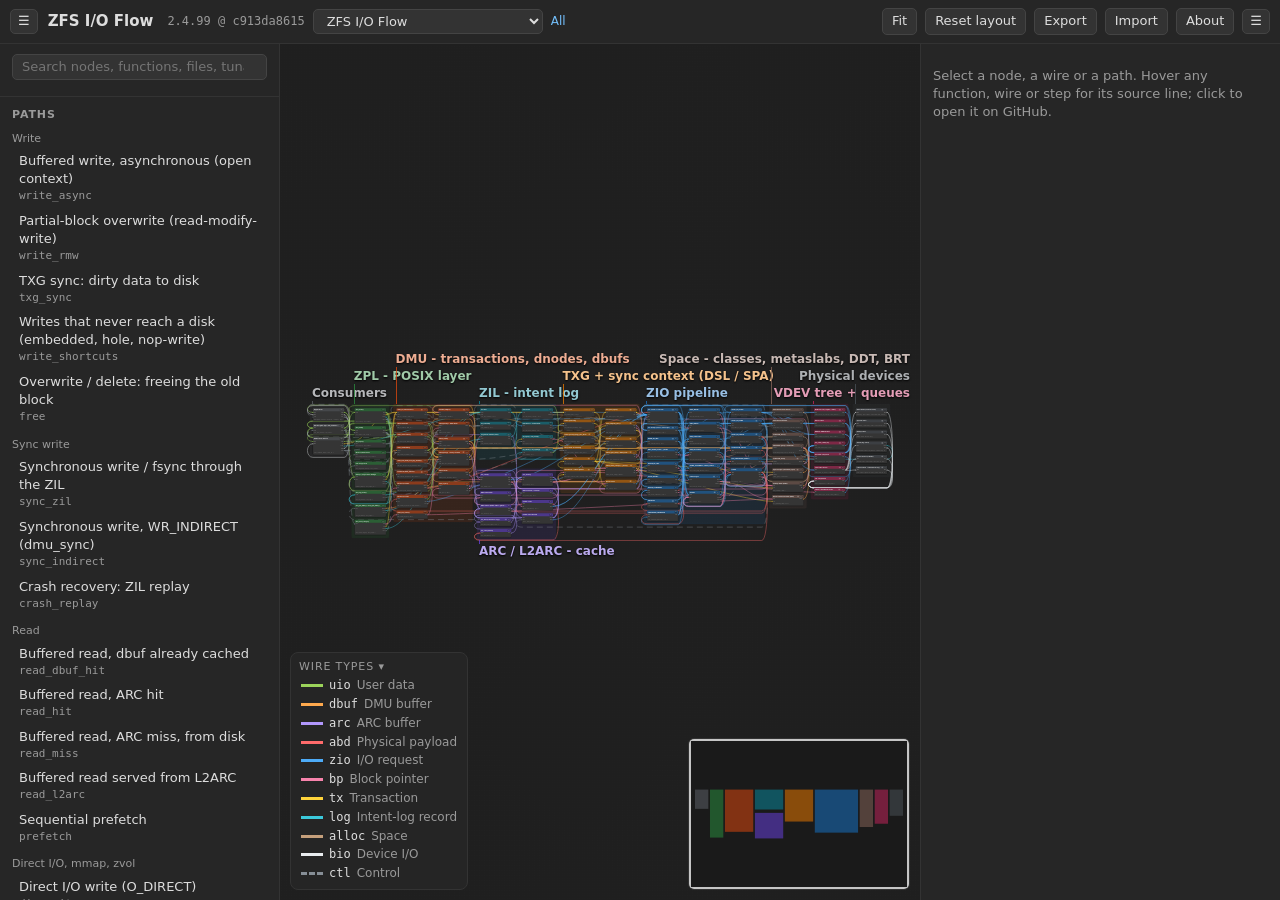
<file: viewer/zfs-io-flow.html>
<!doctype html>
<html lang="en">
<head>
<meta charset="utf-8">
<meta name="viewport" content="width=device-width, initial-scale=1">
<title>ZFS I/O Flow</title>
<style>
:root {
  --canvas: #1f1f1f;
  --panel: #262626;
  --panel-line: #333;
  --text: #dddddd;
  --muted: #9a9a9a;
  --accent: #ffd43b;
  --node-body: #353535;
  --node-border: #161616;
  --mono: ui-monospace, "SFMono-Regular", Menlo, Consolas, "DejaVu Sans Mono", monospace;
  --sans: system-ui, -apple-system, "Segoe UI", Roboto, "Noto Sans", "Helvetica Neue", Arial, sans-serif;
  color-scheme: dark;
  scrollbar-color: #4a4a4a #262626;
}

* { box-sizing: border-box; }
[hidden] { display: none !important; }
code { font-family: var(--mono); font-size: 0.92em; background: #ffffff12; padding: 0 3px; border-radius: 3px; }
html, body { height: 100%; margin: 0; }
body {
  background: var(--canvas);
  color: var(--text);
  font: 13px/1.4 var(--sans);
  display: flex;
  flex-direction: column;
  overflow: hidden;
}

button, .button, select, input {
  font: inherit;
  color: var(--text);
  background: #333;
  border: 1px solid #444;
  border-radius: 5px;
  padding: 3px 9px;
}
button, .button { cursor: pointer; }
button:hover, .button:hover { background: #3d3d3d; border-color: #555; }
button.active { background: #4a4122; border-color: var(--accent); color: #fff; }
button.icon { padding: 2px 7px; }
input[type="search"] { width: 100%; }
a { color: #74c0fc; text-decoration: none; }
a:hover { text-decoration: underline; }

/* ---------- top bar ---------- */
#topbar {
  height: 44px;
  flex: none;
  display: flex;
  align-items: center;
  gap: 8px;
  padding: 0 10px;
  background: var(--panel);
  border-bottom: 1px solid var(--panel-line);
}
#topbar h1 {
  font-size: 15px;
  margin: 0 6px 0 2px;
  font-weight: 650;
  white-space: nowrap;
  overflow: hidden;
  text-overflow: ellipsis;
  min-width: 0;
  flex: 0 1 auto;
}
#topbar > * { flex-shrink: 0; }
#topbar > h1 { flex-shrink: 1; }
#topbar button, #topbar .button, #topbar a { white-space: nowrap; }
#commit-link { font-family: var(--mono); font-size: 12px; color: var(--muted); }
#topbar .spacer { flex: 1; }

/* ---------- main layout ---------- */
#layout { flex: 1; display: flex; min-height: 0; }
#left, #right {
  background: var(--panel);
  overflow-y: auto;
  flex: none;
}
#left { width: 280px; border-right: 1px solid var(--panel-line); overflow-x: hidden; }
#right { width: 360px; border-left: 1px solid var(--panel-line); padding: 10px 12px 40px; }
body.hide-left #left, body.hide-right #right { display: none; }

.panel-section { padding: 10px 12px; border-bottom: 1px solid var(--panel-line); }
.panel-section h2, #right h2 {
  font-size: 11px;
  text-transform: uppercase;
  letter-spacing: 0.08em;
  color: var(--muted);
  margin: 0 0 6px;
}
.row { display: flex; align-items: center; justify-content: space-between; gap: 8px; margin: 4px 0; }
.muted { color: var(--muted); }
.mono { font-family: var(--mono); font-size: 12px; }

/* search */
.results { list-style: none; margin: 6px 0 0; padding: 0; max-height: 240px; overflow-y: auto; }
.results li { padding: 3px 6px; border-radius: 4px; cursor: pointer; }
.results li:hover, .results li.first { background: #333; }
.results .kind { color: var(--muted); font-size: 11px; margin-right: 6px; }

/* path list */
.path-cat { margin: 8px 0 2px; font-size: 11px; color: var(--muted); }
.path-item {
  display: block;
  width: 100%;
  white-space: normal;
  text-align: left;
  border: 1px solid transparent;
  background: none;
  padding: 3px 6px;
  border-radius: 4px;
}
.path-item:hover { background: #313131; border-color: transparent; }
.path-item.active { background: #4a4122; border-color: var(--accent); }
.path-item .pid { font-family: var(--mono); font-size: 11px; color: var(--muted); display: block; }

/* group filters */
.gfilter { display: flex; align-items: center; gap: 6px; margin: 3px 0; }
.gfilter .swatch { width: 10px; height: 10px; border-radius: 2px; flex: none; }
.gfilter .name { flex: 1; overflow: hidden; text-overflow: ellipsis; white-space: nowrap; }
.gfilter select { padding: 1px 4px; font-size: 12px; }

/* ---------- canvas ---------- */
#canvas-wrap { flex: 1; position: relative; min-width: 0; overflow: hidden; }
#canvas { width: 100%; height: 100%; display: block; cursor: grab; user-select: none; }
#canvas.panning { cursor: grabbing; }

.group-frame { stroke-width: 1; }
.group-title { font-size: 18px; font-weight: 700; cursor: move; }
.group-summary { font-size: 11px; fill: var(--muted); pointer-events: none; }

.node { cursor: pointer; }
.node .body { fill: var(--node-body); stroke: var(--node-border); stroke-width: 1; }
.node:hover .body { stroke: #6a6a6a; }
.node .title-text { fill: #eeeeee; font-size: 13px; font-weight: 600; pointer-events: none; }
.node .pill { fill: #00000055; stroke: #ffffff30; }
.node .pill-text { fill: #ddd; font-size: 10px; font-family: var(--mono); }
.node .sock-label { fill: #bdbdbd; font-size: 10px; font-variant: small-caps; letter-spacing: 0.04em; pointer-events: none; }
.node .foot { fill: var(--muted); font-size: 11px; font-family: var(--mono); }
.node .foot.link { cursor: pointer; }
.node .foot.link:hover { fill: #cfcfcf; text-decoration: underline; }
.node .outline { fill: none; stroke: none; pointer-events: none; }
.node.selected .outline { stroke: #fff; stroke-width: 2; }
.node.onpath .outline { stroke: var(--accent); stroke-width: 2; }
.node.current .outline { stroke: var(--accent); stroke-width: 3; }
.node.current .body { filter: url(#glow); }
.node.ctxmark .outline { stroke: #63e6be; stroke-width: 2; stroke-dasharray: 5 3; }
.node.dim { opacity: 0.15; }
.node.proxy .body { stroke-dasharray: 6 4; stroke: #888; }

.wire, .hit, .alt-outline { vector-effect: non-scaling-stroke; }
/* Stroke widths are in screen pixels (non-scaling) and are narrowed when
   zoomed out; --wire-idle and --wire-lit are set by setViewTransform(). */
.wire { fill: none; stroke-width: var(--wire-idle, 2px); opacity: 0.55; pointer-events: none; }
.wire.ctl { stroke-dasharray: 6 4; }
.wire.lit { opacity: 1; stroke-width: var(--wire-lit, 3px); stroke-dasharray: 10 6; animation: flow 0.9s linear infinite; }
.wire.dim { opacity: 0.06; }
.wire.alt { opacity: 0.35; stroke-dasharray: 3 5; }
.wire.current { stroke-width: calc(var(--wire-lit, 3px) + 2px); opacity: 1; }
.wire.cmp-both { stroke: #ffffff !important; opacity: 1; stroke-width: var(--wire-lit, 3px); }
.wire.cmp-a { stroke: #ffd43b !important; opacity: 1; stroke-width: var(--wire-lit, 3px); }
.wire.cmp-b { stroke: #4dabf7 !important; opacity: 1; stroke-width: var(--wire-lit, 3px); }
@keyframes flow { to { stroke-dashoffset: -32; } }
@media (prefers-reduced-motion: reduce) { .wire.lit { animation: none; } }

.hit { fill: none; stroke: transparent; stroke-width: 12; cursor: pointer; pointer-events: stroke; }
.alt-outline { fill: none; stroke: var(--accent); stroke-width: 6; stroke-dasharray: 4 6; opacity: 0.35; pointer-events: none; }

.badge circle { fill: #1f1f1f; stroke: var(--accent); stroke-width: 1.5; }
.badge text { fill: var(--accent); font-size: 10px; font-weight: 700; text-anchor: middle; dominant-baseline: central; }
.dot { fill: #fff; stroke: var(--accent); stroke-width: 3; }

#caption {
  position: absolute;
  left: 50%;
  top: 12px;
  transform: translateX(-50%);
  max-width: min(760px, 90%);
  background: #262626ee;
  border: 1px solid var(--accent);
  border-radius: 8px;
  padding: 7px 12px;
  font-size: 13px;
  pointer-events: auto;
}
#caption .ref { font-family: var(--mono); font-size: 11px; color: var(--muted); display: block; margin-top: 2px; }

#legend {
  position: absolute;
  left: 10px;
  bottom: 10px;
  background: #262626e6;
  border: 1px solid var(--panel-line);
  border-radius: 8px;
  padding: 6px 8px;
  font-size: 12px;
}
#legend .head { cursor: pointer; color: var(--muted); font-size: 11px; text-transform: uppercase; letter-spacing: 0.08em; margin-bottom: 2px; }
#legend.folded .item { display: none; }
#legend.folded .head { margin-bottom: 0; }
#legend .item { display: flex; align-items: center; gap: 6px; cursor: pointer; padding: 1px 2px; border-radius: 3px; }
#legend .item:hover { background: #333; }
#legend .item.off { opacity: 0.35; }
#legend .sw { width: 22px; height: 0; border-top: 3px solid; }
#legend .sw.dashed { border-top-style: dashed; }

#minimap {
  position: absolute;
  right: 10px;
  bottom: 10px;
  background: #1a1a1ae6;
  border: 1px solid var(--panel-line);
  border-radius: 6px;
  cursor: crosshair;
}

/* ---------- details panel ---------- */
#details h3 { font-size: 16px; margin: 0 0 4px; }
#details .sub { color: var(--muted); margin-bottom: 8px; }
#details section { margin: 12px 0; }
#details ul { margin: 4px 0; padding-left: 0; list-style: none; }
#details li { margin: 3px 0; }
.chip { display: inline-block; width: 10px; height: 10px; border-radius: 50%; margin-right: 6px; vertical-align: -1px; border: 1px solid #0006; }
.ref-row { display: flex; align-items: baseline; gap: 6px; flex-wrap: wrap; }
.ref-row .sym { font-family: var(--mono); font-size: 12px; }
.ref-row a { font-family: var(--mono); font-size: 11px; }
.ref-row .copy { font-size: 10px; padding: 0 5px; }
.ref-code { font-family: var(--mono); font-size: 11px; color: var(--muted); white-space: pre-wrap; word-break: break-all; margin: 0 0 4px 0; }
.io-row { cursor: pointer; padding: 3px 4px; border-radius: 4px; }
.io-row:hover { background: #313131; }
.io-row .other { font-weight: 600; }
.io-row .lbl { color: var(--muted); display: block; font-size: 12px; }
.tbl { border-collapse: collapse; width: 100%; font-size: 11px; }
.tbl td, .tbl th { border-bottom: 1px solid #333; padding: 3px 4px; vertical-align: top; text-align: left; }
.tbl .on { color: var(--accent); }

.transport { display: flex; gap: 4px; flex-wrap: wrap; align-items: center; margin: 6px 0; }
.transport input[type="range"] { width: 90px; padding: 0; }
.alt-select { display: flex; flex-direction: column; gap: 2px; margin: 4px 0 8px; }
.alt-select select { width: 100%; }
.steps { max-height: 46vh; overflow-y: auto; border: 1px solid #333; border-radius: 6px; }
.step { padding: 3px 6px; cursor: pointer; font-size: 12px; border-bottom: 1px solid #2d2d2d; }
.step:hover { background: #303030; }
.step.cur { background: #4a4122; }
.step.skip { opacity: 0.45; padding-left: 20px; }
.step .alt-head { display: block; font-size: 10px; color: var(--accent); }
.step .n { font-family: var(--mono); color: var(--accent); margin-right: 4px; }
.step .side { font-size: 10px; color: #63e6be; margin-left: 4px; }
.step .note { display: block; color: var(--muted); font-style: italic; }

/* ---------- suite navigation ---------- */
#suite-nav { display: inline-flex; align-items: center; gap: 8px; }
#suite-nav select { max-width: 230px; }
#index-link { font-size: 12px; }
.segmented { display: inline-flex; }
.segmented button { border-radius: 0; }
.segmented button:first-child { border-radius: 5px 0 0 5px; }
.segmented button:last-child { border-radius: 0 5px 5px 0; border-left: none; }
.also-link { display: block; }

/* ---------- timeline view ---------- */
#timeline-view {
  position: absolute;
  inset: 0;
  background: var(--canvas);
  overflow: auto;
  padding: 14px 18px 40px;
}
#tl-head { display: flex; align-items: center; gap: 16px; flex-wrap: wrap; }
#tl-title { font-size: 16px; font-weight: 650; }
#tl-strip { display: flex; flex-wrap: wrap; gap: 6px; margin: 10px 0; }
.tl-chip {
  border: 1px solid #444;
  background: #2a2a2a;
  border-radius: 6px;
  padding: 3px 8px;
  font-size: 12px;
  cursor: pointer;
  max-width: 240px;
  text-align: left;
}
.tl-chip .txg { font-family: var(--mono); color: var(--accent); margin-right: 5px; }
.tl-chip.cur { border-color: var(--accent); background: #4a4122; }
#tl-caption {
  border: 1px solid var(--accent);
  border-radius: 8px;
  background: #262626;
  padding: 8px 12px;
  margin-bottom: 14px;
}
#tl-caption .cap { font-weight: 600; }
#tl-caption .note { color: var(--muted); display: block; margin-top: 2px; }
#tl-caption .links { margin-top: 4px; font-size: 12px; }
#tl-caption .links a { margin-right: 10px; }
.tl-row { display: grid; grid-template-columns: 200px 1fr; gap: 10px; margin-bottom: 8px; align-items: start; }
.tl-label {
  background: #2b2b2b;
  border: 1px solid #3a3a3a;
  border-radius: 6px;
  padding: 5px 8px;
  cursor: pointer;
}
.tl-label:hover { border-color: #666; }
.tl-label .name { font-family: var(--mono); font-weight: 650; }
.tl-label .kind { color: var(--muted); font-size: 11px; display: block; }
.tl-lanes { display: flex; flex-direction: column; gap: 4px; }
.tl-lane { display: flex; flex-wrap: wrap; gap: 5px; min-height: 40px; align-items: center; padding: 3px 4px; border-radius: 6px; background: #ffffff06; }
.tl-lane.dead { min-height: 30px; background: #8ce99a14; border-left: 3px solid #8CE99A; }
.tl-lane .lane-tag { font-size: 10px; color: var(--muted); margin-right: 4px; }
.tl-tile {
  width: 52px;
  height: 34px;
  border-radius: 5px;
  display: flex;
  flex-direction: column;
  align-items: center;
  justify-content: center;
  font-family: var(--mono);
  font-size: 12px;
  color: #111;
  border: 2px solid transparent;
  cursor: default;
  position: relative;
}
.tl-tile .birth { font-size: 9px; opacity: 0.8; }
.tl-tile.small { height: 26px; }
.tl-tile.new { border-color: var(--accent); box-shadow: 0 0 6px var(--accent); }
.tl-tile.changed { border-color: #63e6be; }
.tl-tile.freed { opacity: 0.35; text-decoration: line-through; }
.tl-tile.deferred { border: 2px dashed #ddd; }
.tl-tile.async { border: 2px dotted #ddd; }
.tl-arrow { color: var(--muted); font-size: 11px; display: block; }
#tl-legend { margin-top: 18px; color: var(--muted); font-size: 12px; display: flex; flex-wrap: wrap; gap: 14px; align-items: center; }
#tl-legend .tl-tile { width: 38px; height: 22px; font-size: 10px; }
.tl-summary { color: var(--muted); }

/* ---------- tooltip and about ---------- */
#tooltip {
  position: fixed;
  z-index: 50;
  max-width: 520px;
  background: #111;
  border: 1px solid #555;
  border-radius: 6px;
  padding: 6px 9px;
  font-size: 12px;
  pointer-events: none;
  box-shadow: 0 4px 16px #000a;
}
#tooltip .t-ref { font-family: var(--mono); font-size: 11px; margin-top: 4px; }
#tooltip .t-ref .loc { color: #74c0fc; }
#tooltip .t-ref .code { color: #bbb; display: block; white-space: pre; overflow: hidden; text-overflow: ellipsis; }

#about {
  position: fixed;
  inset: 0;
  background: #000a;
  z-index: 40;
  display: flex;
  align-items: center;
  justify-content: center;
  padding: 24px;
}
.about-box {
  position: relative;
  background: var(--panel);
  border: 1px solid #444;
  border-radius: 10px;
  max-width: 820px;
  max-height: 100%;
  overflow-y: auto;
  padding: 18px 24px;
}
.about-box .close { position: absolute; right: 10px; top: 10px; }
.about-box h2 { font-size: 17px; margin: 4px 0 8px; }
.about-box h3 { font-size: 13px; margin: 16px 0 6px; color: var(--accent); }
.about-box li { margin: 4px 0; }

</style>
</head>
<body>
<header id="topbar">
  <button id="toggle-left" class="icon" title="Show or hide the path panel">&#9776;</button>
  <h1>ZFS I/O Flow</h1>
  <a id="commit-link" target="_blank" rel="noopener"></a>
  <span id="suite-nav" hidden>
    <select id="graph-menu" title="Open another diagram of the suite"></select>
    <a id="index-link" href="index.html" title="All diagrams">All</a>
  </span>
  <span id="view-switch" class="segmented" hidden>
    <button id="btn-view-graph" class="active" title="Node graph">Graph</button><button id="btn-view-timeline" title="Timeline scenarios">Timeline</button>
  </span>
  <span class="spacer"></span>
  <button id="btn-fit" title="Fit everything (F)">Fit</button>
  <button id="btn-reset" title="Restore the default layout">Reset layout</button>
  <button id="btn-export" title="Export layout: save node positions to a JSON file">Export</button>
  <label class="button" title="Import layout: load node positions from a JSON file">Import<input id="file-import" type="file" accept="application/json,.json" hidden></label>
  <button id="btn-about">About</button>
  <button id="toggle-right" class="icon" title="Show or hide the details panel">&#9776;</button>
</header>

<main id="layout">
  <aside id="left">
    <div class="panel-section">
      <input id="search" type="search" placeholder="Search nodes, functions, files, tunables, wires  ( / )" autocomplete="off">
      <ul id="search-results" class="results"></ul>
    </div>
    <div class="panel-section">
      <h2>Paths</h2>
      <div id="path-list"></div>
    </div>
    <div class="panel-section" id="timeline-section" hidden>
      <h2>Timelines</h2>
      <div id="timeline-list"></div>
    </div>
    <div class="panel-section">
      <h2>Filters</h2>
      <label class="row">Context
        <select id="ctx-filter"><option value="">(none)</option></select>
      </label>
      <div id="group-filters"></div>
    </div>
  </aside>

  <section id="canvas-wrap">
    <svg id="canvas" xmlns="http://www.w3.org/2000/svg">
      <defs>
        <pattern id="grid" width="24" height="24" patternUnits="userSpaceOnUse">
          <circle cx="12" cy="12" r="1.3" fill="#2c2c2c"></circle>
        </pattern>
        <filter id="shadow" x="-10%" y="-10%" width="130%" height="140%">
          <feDropShadow dx="0" dy="3" stdDeviation="4" flood-color="#000" flood-opacity="0.45"></feDropShadow>
        </filter>
        <filter id="glow" x="-20%" y="-20%" width="140%" height="160%">
          <feDropShadow dx="0" dy="0" stdDeviation="7" flood-color="#ffd43b" flood-opacity="0.9"></feDropShadow>
        </filter>
      </defs>
      <rect id="grid-rect" x="0" y="0" width="100%" height="100%" fill="url(#grid)"></rect>
      <g id="root">
        <g id="layer-groups"></g>
        <g id="layer-wires"></g>
        <g id="layer-hits"></g>
        <g id="layer-nodes"></g>
        <g id="layer-badges"></g>
        <g id="layer-dot"></g>
      </g>
    </svg>
    <div id="caption" hidden></div>
    <div id="legend"></div>
    <canvas id="minimap" width="220" height="150"></canvas>
    <div id="timeline-view" hidden>
      <div id="tl-head">
        <div id="tl-title"></div>
        <div class="transport" id="tl-transport">
          <button id="tl-first" title="First step (Home)">|◀</button>
          <button id="tl-prev" title="Previous step (Left)">◀</button>
          <button id="tl-play" title="Play or pause (Space)">Play</button>
          <button id="tl-next" title="Next step (Right)">▶</button>
          <button id="tl-last" title="Last step (End)">▶|</button>
        </div>
      </div>
      <div id="tl-strip"></div>
      <div id="tl-caption"></div>
      <div id="tl-panel"></div>
      <div id="tl-legend"></div>
    </div>
  </section>

  <aside id="right">
    <div id="details"><p class="muted">Select a node, a wire or a path.</p></div>
  </aside>
</main>

<div id="tooltip" hidden></div>
<div id="about" hidden>
  <div class="about-box">
    <button id="about-close" class="icon close" title="Close">&#10005;</button>
    <div id="about-body"></div>
  </div>
</div>

<script type="application/json" id="graph-data">{"meta":{"repo":"https://github.com/openzfs/zfs","commit":"c913da86156eba3243cc1ef515e98d69887654a7","version":"2.4.99","pipelineNode":"zio_create"},"types":[{"id":"uio","color":"#9BD35A","name":"User data","desc":"Caller's bytes: zfs_uio_t / iovec / page-cache pages. Uncompressed, logical."},{"id":"dbuf","color":"#FFA94D","name":"DMU buffer","desc":"dmu_buf_impl_t: one logical block of one object, held in memory (plus its dirty records)."},{"id":"arc","color":"#B197FC","name":"ARC buffer","desc":"arc_buf_t / arc_buf_hdr_t: cached block, keyed by DVA + birth txg."},{"id":"abd","color":"#FF6B6B","name":"Physical payload","desc":"abd_t: the bytes exactly as they sit on disk (compressed / encrypted / padded to ashift)."},{"id":"zio","color":"#4DABF7","name":"I/O request","desc":"zio_t moving through the pipeline (logical zio or a vdev child zio)."},{"id":"bp","color":"#F783AC","name":"Block pointer","desc":"blkptr_t: DVAs + sizes + checksum + birth txg. The address of a block."},{"id":"tx","color":"#FFD43B","name":"Transaction","desc":"dmu_tx_t membership / a txg number being opened, quiesced or synced."},{"id":"log","color":"#3BC9DB","name":"Intent-log record","desc":"itx_t / lr_write_t / lwb_t: ZIL records and log blocks."},{"id":"alloc","color":"#C59F7B","name":"Space","desc":"Allocation state: metaslab class, DVA offsets, range trees, space maps."},{"id":"bio","color":"#E9ECEF","name":"Device I/O","desc":"struct bio (Linux) / GEOM bio (FreeBSD): sector I/O at the block device."},{"id":"ctl","color":"#868E96","name":"Control","desc":"Calls that carry no payload: locks, wakeups, throttling, accounting, callbacks. Draw dashed."}],"contexts":[{"id":"user","name":"Userspace"},{"id":"open","name":"Open context: the calling thread (syscall / zvol worker), inside a dmu_tx"},{"id":"sync","name":"Syncing context: txg_sync thread or dp_sync_taskq workers, one txg at a time"},{"id":"iss","name":"zio issue taskq (z_wr_iss, z_rd_iss, z_fr_iss ...): CPU work - compress, checksum, allocate"},{"id":"int","name":"zio interrupt taskq (z_wr_int, z_rd_int ...): completion processing"},{"id":"thr","name":"A dedicated kernel thread or zthr"},{"id":"any","name":"Runs in whichever context calls it"},{"id":"hw","name":"Hardware"}],"groups":[{"id":"app","title":"Consumers","color":"#5C5F66","col":0,"band":"full","subcols":1,"summary":"Whatever issues the I/O: syscalls, mmap, zvol block I/O."},{"id":"zpl","title":"ZPL - POSIX layer","color":"#2B8A3E","col":1,"band":"full","subcols":1,"summary":"Turns a file read/write into DMU object operations. Open context."},{"id":"dmu","title":"DMU - transactions, dnodes, dbufs","color":"#D9480F","col":2,"band":"full","subcols":2,"summary":"Objects and their block trees in memory. Where data becomes 'dirty'."},{"id":"zil","title":"ZIL - intent log","color":"#0C8599","col":4,"band":"top","subcols":2,"summary":"Makes individual sync writes durable without waiting for a txg."},{"id":"arc","title":"ARC / L2ARC - cache","color":"#6741D9","col":4,"band":"bottom","subcols":2,"summary":"The block cache. Every buffered read and every dirty buffer lives here."},{"id":"txg","title":"TXG + sync context (DSL / SPA)","color":"#E67700","col":6,"band":"full","subcols":2,"summary":"Groups all changes into transaction groups and pushes each to disk atomically."},{"id":"zio","title":"ZIO pipeline","color":"#1971C2","col":8,"band":"full","subcols":3,"summary":"The staged state machine every physical I/O walks through."},{"id":"alloc","title":"Space - classes, metaslabs, DDT, BRT","color":"#846358","col":11,"band":"full","subcols":1,"summary":"Decides where a block lands and tracks free space and shared references."},{"id":"vdev","title":"VDEV tree + queues","color":"#C2255C","col":12,"band":"full","subcols":1,"summary":"Redundancy layout (DVA copies, mirror, raidz) and per-disk I/O scheduling."},{"id":"dev","title":"Physical devices","color":"#495057","col":13,"band":"full","subcols":1,"summary":"What the I/O finally hits, by allocation class."}],"nodes":[{"id":"app","group":"app","sub":0,"title":"Application","ctx":"user","src":"","fns":[],"role":"Userspace process: write(2), read(2), fsync(2), stores to mmap'd pages, O_DIRECT I/O, copy_file_range(2), or block I/O to a zvol.","tunables":[],"props":[]},{"id":"vfs","group":"app","sub":0,"title":"OS VFS glue (zpl / zfs_freebsd entry points)","ctx":"open","src":"module/os/linux/zfs/zpl_file.c","fns":[{"name":"zpl_iter_write","ref":{"file":"module/os/linux/zfs/zpl_file.c","line":344,"symbol":"zpl_iter_write","code":"zpl_iter_write(struct kiocb *kiocb, struct iov_iter *from)"}},{"name":"zpl_iter_read","ref":{"file":"module/os/linux/zfs/zpl_file.c","line":283,"symbol":"zpl_iter_read","code":"zpl_iter_read(struct kiocb *kiocb, struct iov_iter *to)"}},{"name":"zpl_fsync","ref":{"file":"module/os/linux/zfs/zpl_file.c","line":167,"symbol":"zpl_fsync","code":"zpl_fsync(struct file *filp, loff_t start, loff_t end, int datasync)"}},{"name":"zpl_writepages","ref":{"file":"module/os/linux/zfs/zpl_file.c","line":709,"symbol":"zpl_writepages","code":"zpl_writepages(struct address_space *mapping, struct writeback_control *wbc)"}},{"name":"zpl_putpage","ref":{"file":"module/os/linux/zfs/zpl_file.c","line":597,"symbol":"zpl_putpage","code":"zpl_putpage(struct page *pp, struct writeback_control *wbc, void *data)"}},{"name":"zpl_readpage_common","ref":{"file":"module/os/linux/zfs/zpl_file.c","line":531,"symbol":"zpl_readpage_common","code":"zpl_readpage_common(struct page *pp)"}},{"name":"zpl_copy_file_range","ref":{"file":"module/os/linux/zfs/zpl_file_range.c","line":167,"symbol":"zpl_copy_file_range","code":"zpl_copy_file_range(struct file *src_file, loff_t src_off,"}},{"name":"zfs_freebsd_write","ref":{"file":"module/os/freebsd/zfs/zfs_vnops_os.c","line":4730,"symbol":"zfs_freebsd_write","code":"zfs_freebsd_write(struct vop_write_args *ap)"}},{"name":"zfs_freebsd_read","ref":{"file":"module/os/freebsd/zfs/zfs_vnops_os.c","line":4685,"symbol":"zfs_freebsd_read","code":"zfs_freebsd_read(struct vop_read_args *ap)"}}],"role":"Platform entry points. Builds a zfs_uio_t and calls the common ZPL code. ZFS does not use the OS page cache for read()/write(); only mmap goes through it.","tunables":[],"props":[]},{"id":"zvol","group":"app","sub":0,"title":"ZVOL block device","ctx":"open","src":"module/os/linux/zfs/zvol_os.c","fns":[{"name":"zvol_request_impl","ref":{"file":"module/os/linux/zfs/zvol_os.c","line":498,"symbol":"zvol_request_impl","code":"zvol_request_impl(zvol_state_t *zv, struct bio *bio, struct request *rq,"}},{"name":"zvol_write","ref":{"file":"module/os/linux/zfs/zvol_os.c","line":183,"symbol":"zvol_write","code":"zvol_write(zv_request_t *zvr)"}},{"name":"zvol_read","ref":{"file":"module/os/linux/zfs/zvol_os.c","line":391,"symbol":"zvol_read","code":"zvol_read(zv_request_t *zvr)"}},{"name":"zvol_log_write","ref":{"file":"module/zfs/zvol.c","line":985,"symbol":"zvol_log_write","code":"zvol_log_write(zvol_state_t *zv, dmu_tx_t *tx, uint64_t offset,"}}],"role":"A dataset exposed as a block device. Skips the ZPL and talks to the DMU directly, with its own ZIL.","tunables":[],"props":[{"name":"volblocksize","ref":{"file":"module/zcommon/zfs_prop.c","line":640,"symbol":"\"volblocksize\"","code":"zprop_register_number(ZFS_PROP_VOLBLOCKSIZE, \"volblocksize\","}},{"name":"sync","ref":{"file":"module/zcommon/zfs_prop.c","line":407,"symbol":"\"sync\"","code":"zprop_register_index(ZFS_PROP_SYNC, \"sync\", ZFS_SYNC_STANDARD,"}},{"name":"logbias","ref":{"file":"module/zcommon/zfs_prop.c","line":467,"symbol":"\"logbias\"","code":"zprop_register_index(ZFS_PROP_LOGBIAS, \"logbias\", ZFS_LOGBIAS_LATENCY,"}}]},{"id":"zfs_write","group":"zpl","sub":0,"title":"zfs_write()","ctx":"open","src":"module/zfs/zfs_vnops.c","fns":[{"name":"zfs_write","ref":{"file":"module/zfs/zfs_vnops.c","line":630,"symbol":"zfs_write","code":"zfs_write(znode_t *zp, zfs_uio_t *uio, int ioflag, cred_t *cr)"}},{"name":"zfs_grow_blocksize","ref":{"file":"module/os/linux/zfs/zfs_znode_os.c","line":1515,"symbol":"zfs_grow_blocksize","code":"zfs_grow_blocksize(znode_t *zp, uint64_t size, dmu_tx_t *tx)"}},{"name":"zfs_uio_prefaultpages","ref":{"file":"module/os/linux/zfs/zfs_uio.c","line":312,"symbol":"zfs_uio_prefaultpages","code":"zfs_uio_prefaultpages(ssize_t n, zfs_uio_t *uio)"}}],"role":"Loops over the write in block-sized chunks: quota check, start a tx, copy data into dbufs, update size/mtime, log the write to the ZIL, commit the tx. Returns with the data dirty in RAM; with O_SYNC/O_DSYNC or sync=always it then calls zil_commit().","tunables":[],"props":[{"name":"recordsize","ref":{"file":"module/zcommon/zfs_prop.c","line":734,"symbol":"\"recordsize\"","code":"zprop_register_number(ZFS_PROP_RECORDSIZE, \"recordsize\","}},{"name":"sync","ref":{"file":"module/zcommon/zfs_prop.c","line":407,"symbol":"\"sync\"","code":"zprop_register_index(ZFS_PROP_SYNC, \"sync\", ZFS_SYNC_STANDARD,"}}]},{"id":"zfs_read","group":"zpl","sub":0,"title":"zfs_read()","ctx":"open","src":"module/zfs/zfs_vnops.c","fns":[{"name":"zfs_read","ref":{"file":"module/zfs/zfs_vnops.c","line":323,"symbol":"zfs_read","code":"zfs_read(struct znode *zp, zfs_uio_t *uio, int ioflag, cred_t *cr)"}},{"name":"mappedread","ref":{"file":"module/os/linux/zfs/zfs_vnops_os.c","line":285,"symbol":"mappedread","code":"mappedread(znode_t *zp, int nbytes, zfs_uio_t *uio)"}}],"role":"Takes a reader range lock, then copies from dbufs (or the page cache if the file is mmapped, or straight from disk for Direct I/O) into the caller's buffer.","tunables":[],"props":[]},{"id":"zfs_fsync","group":"zpl","sub":0,"title":"zfs_fsync()","ctx":"open","src":"module/zfs/zfs_vnops.c","fns":[{"name":"zfs_fsync","ref":{"file":"module/zfs/zfs_vnops.c","line":105,"symbol":"zfs_fsync","code":"zfs_fsync(znode_t *zp, int syncflag, cred_t *cr)"}}],"role":"fsync entry: commit this file's intent-log records. No-op when sync=disabled.","tunables":[],"props":[{"name":"sync","ref":{"file":"module/zcommon/zfs_prop.c","line":407,"symbol":"\"sync\"","code":"zprop_register_index(ZFS_PROP_SYNC, \"sync\", ZFS_SYNC_STANDARD,"}}]},{"id":"dio_setup","group":"zpl","sub":0,"title":"Direct I/O decision","ctx":"open","src":"module/zfs/zfs_vnops.c","fns":[{"name":"zfs_setup_direct","ref":{"file":"module/zfs/zfs_vnops.c","line":232,"symbol":"zfs_setup_direct","code":"zfs_setup_direct(struct znode *zp, zfs_uio_t *uio, zfs_uio_rw_t rw,"}}],"role":"Decides per request whether O_DIRECT (or direct=always) can really bypass the ARC: the buffer and offset must be page-aligned, the range must not be mmapped, and a write must cover at least one full block. If so it sets UIO_DIRECT and pins the user pages. Otherwise the request runs as uncached I/O through the ARC (cached only until it completes), except that a misaligned O_DIRECT request fails with EINVAL when zfs_dio_strict is set.","tunables":[{"name":"zfs_dio_enabled","ref":{"file":"module/zfs/zfs_vnops.c","line":3079,"symbol":"dio_enabled","code":"ZFS_MODULE_PARAM(zfs, zfs_, dio_enabled, INT, ZMOD_RW,"}},{"name":"zfs_dio_strict","ref":{"file":"module/zfs/zfs_vnops.c","line":3082,"symbol":"dio_strict","code":"ZFS_MODULE_PARAM(zfs, zfs_, dio_strict, INT, ZMOD_RW,"}}],"props":[{"name":"direct","ref":{"file":"module/zcommon/zfs_prop.c","line":482,"symbol":"\"direct\"","code":"zprop_register_index(ZFS_PROP_DIRECT, \"direct\","}}]},{"id":"rangelock","group":"zpl","sub":0,"title":"File range lock","ctx":"open","src":"module/zfs/zfs_rlock.c","fns":[{"name":"zfs_rangelock_enter","ref":{"file":"module/zfs/zfs_rlock.c","line":512,"symbol":"zfs_rangelock_enter","code":"zfs_rangelock_enter(zfs_rangelock_t *rl, uint64_t off, uint64_t len,"}},{"name":"zfs_rangelock_exit","ref":{"file":"module/zfs/zfs_rlock.c","line":606,"symbol":"zfs_rangelock_exit","code":"zfs_rangelock_exit(zfs_locked_range_t *lr)"}},{"name":"zfs_rangelock_reduce","ref":{"file":"module/zfs/zfs_rlock.c","line":653,"symbol":"zfs_rangelock_reduce","code":"zfs_rangelock_reduce(zfs_locked_range_t *lr, uint64_t off, uint64_t len)"}}],"role":"Per-file byte-range reader/writer lock. Serialises overlapping writes; appends and block-size growth lock the whole file.","tunables":[],"props":[]},{"id":"mmap_pages","group":"zpl","sub":0,"title":"mmap / page-cache bridge","ctx":"open","src":"module/os/linux/zfs/zfs_vnops_os.c","fns":[{"name":"update_pages","ref":{"file":"module/os/linux/zfs/zfs_vnops_os.c","line":232,"symbol":"update_pages","code":"update_pages(znode_t *zp, int64_t start, int len, objset_t *os)"}},{"name":"mappedread","ref":{"file":"module/os/linux/zfs/zfs_vnops_os.c","line":285,"symbol":"mappedread","code":"mappedread(znode_t *zp, int nbytes, zfs_uio_t *uio)"}},{"name":"zfs_putpage","ref":{"file":"module/os/linux/zfs/zfs_vnops_os.c","line":3863,"symbol":"zfs_putpage","code":"zfs_putpage(struct inode *ip, struct page *pp, struct writeback_control *wbc,"}},{"name":"zfs_getpage","ref":{"file":"module/os/linux/zfs/zfs_vnops_os.c","line":4307,"symbol":"zfs_getpage","code":"zfs_getpage(struct inode *ip, struct page *pp)"}},{"name":"zfs_fillpage","ref":{"file":"module/os/linux/zfs/zfs_vnops_os.c","line":4249,"symbol":"zfs_fillpage","code":"zfs_fillpage(struct inode *ip, struct page *pp)"}}],"role":"Keeps mmapped pages and the DMU consistent. Page faults fill pages from the DMU; writeback pushes dirty pages into the DMU; write() refreshes any cached pages. mmapped data is held twice (ARC + page cache).","tunables":[],"props":[]},{"id":"zfs_log_write","group":"zpl","sub":0,"title":"zfs_log_write()","ctx":"open","src":"module/zfs/zfs_log.c","fns":[{"name":"zfs_log_write","ref":{"file":"module/zfs/zfs_log.c","line":583,"symbol":"zfs_log_write","code":"zfs_log_write(zilog_t *zilog, dmu_tx_t *tx, int txtype,"}},{"name":"zil_write_state","ref":{"file":"module/zfs/zil.c","line":2285,"symbol":"zil_write_state","code":"zil_write_state(zilog_t *zilog, uint64_t size, uint32_t blocksize,"}}],"role":"Creates the intent-log record(s) for a write and picks how the data is logged: WR_COPIED (data copied into the record now), WR_NEED_COPY (copied later, at commit) or WR_INDIRECT (block written to the pool, record carries its BP).","tunables":[{"name":"zfs_immediate_write_sz","ref":{"file":"module/zfs/zil.c","line":5310,"symbol":"immediate_write_sz","code":"ZFS_MODULE_PARAM(zfs, zfs_, immediate_write_sz, UINT, ZMOD_RW,"}},{"name":"zil_special_is_slog","ref":{"file":"module/zfs/zil.c","line":5313,"symbol":"special_is_slog","code":"ZFS_MODULE_PARAM(zfs_zil, zil_, special_is_slog, INT, ZMOD_RW,"}}],"props":[{"name":"logbias","ref":{"file":"module/zcommon/zfs_prop.c","line":467,"symbol":"\"logbias\"","code":"zprop_register_index(ZFS_PROP_LOGBIAS, \"logbias\", ZFS_LOGBIAS_LATENCY,"}},{"name":"sync","ref":{"file":"module/zcommon/zfs_prop.c","line":407,"symbol":"\"sync\"","code":"zprop_register_index(ZFS_PROP_SYNC, \"sync\", ZFS_SYNC_STANDARD,"}}]},{"id":"zfs_get_data","group":"zpl","sub":0,"title":"zfs_get_data() / zvol_get_data()","ctx":"open","src":"module/zfs/zfs_vnops.c","fns":[{"name":"zfs_get_data","ref":{"file":"module/zfs/zfs_vnops.c","line":1403,"symbol":"zfs_get_data","code":"zfs_get_data(void *arg, uint64_t gen, lr_write_t *lr, char *buf,"}},{"name":"zfs_get_done","ref":{"file":"module/zfs/zfs_vnops.c","line":1563,"symbol":"zfs_get_done","code":"zfs_get_done(zgd_t *zgd, int error)"}},{"name":"zvol_get_data","ref":{"file":"module/zfs/zvol.c","line":1082,"symbol":"zvol_get_data","code":"zvol_get_data(void *arg, uint64_t arg2, lr_write_t *lr, char *buf,"}}],"role":"ZIL callback run at commit time to fetch write data that was not copied into the record: reads it (WR_NEED_COPY) or writes the block out via dmu_sync() (WR_INDIRECT).","tunables":[],"props":[]},{"id":"clone_range","group":"zpl","sub":0,"title":"zfs_clone_range()","ctx":"open","src":"module/zfs/zfs_vnops.c","fns":[{"name":"zfs_clone_range","ref":{"file":"module/zfs/zfs_vnops.c","line":2096,"symbol":"zfs_clone_range","code":"zfs_clone_range(znode_t *inzp, uint64_t *inoffp, znode_t *outzp,"}},{"name":"zfs_log_clone_range","ref":{"file":"module/zfs/zfs_log.c","line":862,"symbol":"zfs_log_clone_range","code":"zfs_log_clone_range(zilog_t *zilog, dmu_tx_t *tx, int txtype, znode_t *zp,"}}],"role":"Block cloning (reflink / copy_file_range): makes the destination point at the source's existing blocks instead of copying data.","tunables":[{"name":"zfs_bclone_enabled","ref":{"file":"module/zfs/zfs_vnops.c","line":3070,"symbol":"bclone_enabled","code":"ZFS_MODULE_PARAM(zfs, zfs_, bclone_enabled, INT, ZMOD_RW,"}},{"name":"zfs_bclone_wait_dirty","ref":{"file":"module/zfs/zfs_vnops.c","line":3076,"symbol":"bclone_wait_dirty","code":"ZFS_MODULE_PARAM(zfs, zfs_, bclone_wait_dirty, INT, ZMOD_RW,"}}],"props":[]},{"id":"dmu_tx","group":"dmu","sub":0,"title":"dmu_tx (transaction)","ctx":"open","src":"module/zfs/dmu_tx.c","fns":[{"name":"dmu_tx_create","ref":{"file":"module/zfs/dmu_tx.c","line":73,"symbol":"dmu_tx_create","code":"dmu_tx_create(objset_t *os)"}},{"name":"dmu_tx_hold_write_by_dnode","ref":{"file":"module/zfs/dmu_tx.c","line":366,"symbol":"dmu_tx_hold_write_by_dnode","code":"dmu_tx_hold_write_by_dnode(dmu_tx_t *tx, dnode_t *dn, uint64_t off, int len)"}},{"name":"dmu_tx_hold_sa","ref":{"file":"module/zfs/dmu_tx.c","line":1644,"symbol":"dmu_tx_hold_sa","code":"dmu_tx_hold_sa(dmu_tx_t *tx, sa_handle_t *hdl, boolean_t may_grow)"}},{"name":"dmu_tx_assign","ref":{"file":"module/zfs/dmu_tx.c","line":1239,"symbol":"dmu_tx_assign","code":"dmu_tx_assign(dmu_tx_t *tx, dmu_tx_flag_t flags)"}},{"name":"dmu_tx_try_assign","ref":{"file":"module/zfs/dmu_tx.c","line":1055,"symbol":"dmu_tx_try_assign","code":"dmu_tx_try_assign(dmu_tx_t *tx)"}},{"name":"dmu_tx_commit","ref":{"file":"module/zfs/dmu_tx.c","line":1454,"symbol":"dmu_tx_commit","code":"dmu_tx_commit(dmu_tx_t *tx)"}},{"name":"dmu_tx_abort","ref":{"file":"module/zfs/dmu_tx.c","line":1493,"symbol":"dmu_tx_abort","code":"dmu_tx_abort(dmu_tx_t *tx)"}}],"role":"Declares what will be modified, then binds the change to the currently open txg. Everything dirtied under one tx lands on disk in the same txg or not at all.","tunables":[],"props":[]},{"id":"throttle","group":"dmu","sub":0,"title":"Write throttle","ctx":"open","src":"module/zfs/dmu_tx.c","fns":[{"name":"dmu_tx_wait","ref":{"file":"module/zfs/dmu_tx.c","line":1342,"symbol":"dmu_tx_wait","code":"dmu_tx_wait(dmu_tx_t *tx)"}},{"name":"dmu_tx_delay","ref":{"file":"module/zfs/dmu_tx.c","line":964,"symbol":"dmu_tx_delay","code":"dmu_tx_delay(dmu_tx_t *tx, uint64_t dirty)"}},{"name":"dsl_pool_need_dirty_delay","ref":{"file":"module/zfs/dsl_pool.c","line":992,"symbol":"dsl_pool_need_dirty_delay","code":"dsl_pool_need_dirty_delay(dsl_pool_t *dp)"}},{"name":"dsl_pool_need_wrlog_delay","ref":{"file":"module/zfs/dsl_pool.c","line":653,"symbol":"dsl_pool_need_wrlog_delay","code":"dsl_pool_need_wrlog_delay(dsl_pool_t *dp)"}}],"role":"Back-pressure. When dirty data passes zfs_delay_min_dirty_percent of zfs_dirty_data_max each tx is delayed progressively; at the max, writers block until a txg syncs.","tunables":[{"name":"zfs_dirty_data_max","ref":{"file":"module/zfs/dsl_pool.c","line":1567,"symbol":"dirty_data_max","code":"ZFS_MODULE_PARAM(zfs, zfs_, dirty_data_max, U64, ZMOD_RW,"}},{"name":"zfs_delay_min_dirty_percent","ref":{"file":"module/zfs/dsl_pool.c","line":1564,"symbol":"delay_min_dirty_percent","code":"ZFS_MODULE_PARAM(zfs, zfs_, delay_min_dirty_percent, UINT, ZMOD_RW,"}},{"name":"zfs_delay_scale","ref":{"file":"module/zfs/dsl_pool.c","line":1580,"symbol":"delay_scale","code":"ZFS_MODULE_PARAM(zfs, zfs_, delay_scale, U64, ZMOD_RW,"}},{"name":"zfs_wrlog_data_max","ref":{"file":"module/zfs/dsl_pool.c","line":1570,"symbol":"wrlog_data_max","code":"ZFS_MODULE_PARAM(zfs, zfs_, wrlog_data_max, U64, ZMOD_RW,"}}],"props":[]},{"id":"dmu_write","group":"dmu","sub":0,"title":"dmu_write family","ctx":"open","src":"module/zfs/dmu.c","fns":[{"name":"dmu_write_uio_dbuf","ref":{"file":"module/zfs/dmu.c","line":1779,"symbol":"dmu_write_uio_dbuf","code":"dmu_write_uio_dbuf(dmu_buf_t *zdb, zfs_uio_t *uio, uint64_t size,"}},{"name":"dmu_write_uio_dnode","ref":{"file":"module/zfs/dmu.c","line":1668,"symbol":"dmu_write_uio_dnode","code":"dmu_write_uio_dnode(dnode_t *dn, zfs_uio_t *uio, uint64_t size, dmu_tx_t *tx,"}},{"name":"dmu_write","ref":{"file":"module/zfs/dmu.c","line":1494,"symbol":"dmu_write","code":"dmu_write(objset_t *os, uint64_t object, uint64_t offset, uint64_t size,"}},{"name":"dmu_write_by_dnode","ref":{"file":"module/zfs/dmu.c","line":1510,"symbol":"dmu_write_by_dnode","code":"dmu_write_by_dnode(dnode_t *dn, uint64_t offset, uint64_t size,"}},{"name":"dmu_assign_arcbuf_by_dbuf","ref":{"file":"module/zfs/dmu.c","line":2020,"symbol":"dmu_assign_arcbuf_by_dbuf","code":"dmu_assign_arcbuf_by_dbuf(dmu_buf_t *handle, uint64_t offset, arc_buf_t *buf,"}},{"name":"dmu_request_arcbuf","ref":{"file":"module/zfs/dmu.c","line":1934,"symbol":"dmu_request_arcbuf","code":"dmu_request_arcbuf(dmu_buf_t *handle, int size)"}}],"role":"Holds the dbufs covering the range and copies the caller's bytes into them. Full-block writes may hand over a pre-filled loaned ARC buffer instead of copying.","tunables":[],"props":[]},{"id":"dmu_read","group":"dmu","sub":0,"title":"dmu_read family","ctx":"open","src":"module/zfs/dmu.c","fns":[{"name":"dmu_read_uio_dbuf","ref":{"file":"module/zfs/dmu.c","line":1625,"symbol":"dmu_read_uio_dbuf","code":"dmu_read_uio_dbuf(dmu_buf_t *zdb, zfs_uio_t *uio, uint64_t size,"}},{"name":"dmu_read_uio_dnode","ref":{"file":"module/zfs/dmu.c","line":1572,"symbol":"dmu_read_uio_dnode","code":"dmu_read_uio_dnode(dnode_t *dn, zfs_uio_t *uio, uint64_t size,"}},{"name":"dmu_read","ref":{"file":"module/zfs/dmu.c","line":1429,"symbol":"dmu_read","code":"dmu_read(objset_t *os, uint64_t object, uint64_t offset, uint64_t size,"}},{"name":"dmu_read_by_dnode","ref":{"file":"module/zfs/dmu.c","line":1445,"symbol":"dmu_read_by_dnode","code":"dmu_read_by_dnode(dnode_t *dn, uint64_t offset, uint64_t size, void *buf,"}}],"role":"Holds the dbufs covering the range (reading them in if needed) and copies their contents out to the caller.","tunables":[],"props":[]},{"id":"hold_array","group":"dmu","sub":0,"title":"dmu_buf_hold_array_by_dnode()","ctx":"open","src":"module/zfs/dmu.c","fns":[{"name":"dmu_buf_hold_array_by_dnode","ref":{"file":"module/zfs/dmu.c","line":486,"symbol":"dmu_buf_hold_array_by_dnode","code":"dmu_buf_hold_array_by_dnode(dnode_t *dn, uint64_t offset, uint64_t length,"}}],"role":"Maps (object, offset, length) to a list of level-0 dbufs. Issues all needed reads under one parent zio and waits for them; drives prefetch.","tunables":[],"props":[]},{"id":"zfetch","group":"dmu","sub":0,"title":"Prefetch (dmu_zfetch)","ctx":"open","src":"module/zfs/dmu_zfetch.c","fns":[{"name":"dmu_zfetch_prepare","ref":{"file":"module/zfs/dmu_zfetch.c","line":519,"symbol":"dmu_zfetch_prepare","code":"dmu_zfetch_prepare(zfetch_t *zf, uint64_t blkid, uint64_t nblks,"}},{"name":"dmu_zfetch_run","ref":{"file":"module/zfs/dmu_zfetch.c","line":743,"symbol":"dmu_zfetch_run","code":"dmu_zfetch_run(zfetch_t *zf, zstream_t *zs, boolean_t missed,"}},{"name":"dmu_zfetch","ref":{"file":"module/zfs/dmu_zfetch.c","line":815,"symbol":"dmu_zfetch","code":"dmu_zfetch(zfetch_t *zf, uint64_t blkid, uint64_t nblks, boolean_t fetch_data,"}},{"name":"dbuf_prefetch","ref":{"file":"module/zfs/dbuf.c","line":4016,"symbol":"dbuf_prefetch","code":"dbuf_prefetch(dnode_t *dn, int64_t level, uint64_t blkid, zio_priority_t prio,"}},{"name":"dbuf_prefetch_impl","ref":{"file":"module/zfs/dbuf.c","line":3887,"symbol":"dbuf_prefetch_impl","code":"dbuf_prefetch_impl(dnode_t *dn, int64_t level, uint64_t blkid,"}},{"name":"dbuf_issue_final_prefetch","ref":{"file":"module/zfs/dbuf.c","line":3750,"symbol":"dbuf_issue_final_prefetch","code":"dbuf_issue_final_prefetch(dbuf_prefetch_arg_t *dpa, blkptr_t *bp)"}}],"role":"Per-dnode sequential-stream detector. Issues asynchronous reads ahead of the application so later demand reads are ARC hits.","tunables":[{"name":"zfs_prefetch_disable","ref":{"file":"module/zfs/dmu_zfetch.c","line":825,"symbol":"disable","code":"ZFS_MODULE_PARAM(zfs_prefetch, zfs_prefetch_, disable, INT, ZMOD_RW,"}}],"props":[]},{"id":"dmu_direct_w","group":"dmu","sub":0,"title":"Direct I/O write","ctx":"open","src":"module/zfs/dmu_direct.c","fns":[{"name":"dmu_write_uio_direct","ref":{"file":"module/zfs/dmu_direct.c","line":415,"symbol":"dmu_write_uio_direct","code":"dmu_write_uio_direct(dnode_t *dn, zfs_uio_t *uio, uint64_t size,"}},{"name":"dmu_write_abd","ref":{"file":"module/zfs/dmu_direct.c","line":255,"symbol":"dmu_write_abd","code":"dmu_write_abd(dnode_t *dn, uint64_t offset, uint64_t size,"}},{"name":"dmu_write_direct","ref":{"file":"module/zfs/dmu_direct.c","line":132,"symbol":"dmu_write_direct","code":"dmu_write_direct(zio_t *pio, dmu_buf_impl_t *db, abd_t *data, dmu_tx_t *tx,"}},{"name":"dmu_write_direct_done","ref":{"file":"module/zfs/dmu_direct.c","line":79,"symbol":"dmu_write_direct_done","code":"dmu_write_direct_done(zio_t *zio)"}}],"role":"O_DIRECT write: wraps the pinned user pages as an ABD and issues the block write immediately, bypassing the ARC and without waiting for txg sync. Only the block pointer is carried into the txg.","tunables":[],"props":[]},{"id":"dmu_direct_r","group":"dmu","sub":0,"title":"Direct I/O read","ctx":"open","src":"module/zfs/dmu_direct.c","fns":[{"name":"dmu_read_uio_direct","ref":{"file":"module/zfs/dmu_direct.c","line":367,"symbol":"dmu_read_uio_direct","code":"dmu_read_uio_direct(dnode_t *dn, zfs_uio_t *uio, uint64_t size,"}},{"name":"dmu_read_abd","ref":{"file":"module/zfs/dmu_direct.c","line":262,"symbol":"dmu_read_abd","code":"dmu_read_abd(dnode_t *dn, uint64_t offset, uint64_t size,"}},{"name":"dmu_read_abd_done","ref":{"file":"module/zfs/dmu_direct.c","line":67,"symbol":"dmu_read_abd_done","code":"dmu_read_abd_done(zio_t *zio)"}}],"role":"O_DIRECT read: reads blocks from disk straight into the user's pages. Uses the dbuf copy instead when a block is already cached or dirty.","tunables":[],"props":[]},{"id":"dmu_brt_clone","group":"dmu","sub":0,"title":"dmu_brt_clone()","ctx":"open","src":"module/zfs/dmu.c","fns":[{"name":"dmu_read_l0_bps","ref":{"file":"module/zfs/dmu.c","line":2845,"symbol":"dmu_read_l0_bps","code":"dmu_read_l0_bps(objset_t *os, uint64_t object, uint64_t offset, uint64_t length,"}},{"name":"dmu_brt_clone","ref":{"file":"module/zfs/dmu.c","line":2979,"symbol":"dmu_brt_clone","code":"dmu_brt_clone(objset_t *os, uint64_t object, uint64_t offset, uint64_t length,"}}],"role":"Reads the source file's level-0 block pointers and installs them in the destination's dirty records as already-written blocks.","tunables":[],"props":[]},{"id":"dnode","group":"dmu","sub":1,"title":"dnode (object)","ctx":"any","src":"module/zfs/dnode.c","fns":[{"name":"dnode_hold","ref":{"file":"module/zfs/dnode.c","line":1735,"symbol":"dnode_hold","code":"dnode_hold(objset_t *os, uint64_t object, const void *tag, dnode_t **dnp)"}},{"name":"dnode_hold_impl","ref":{"file":"module/zfs/dnode.c","line":1432,"symbol":"dnode_hold_impl","code":"dnode_hold_impl(objset_t *os, uint64_t object, int flag, int slots,"}},{"name":"dnode_setdirty","ref":{"file":"module/zfs/dnode.c","line":1846,"symbol":"dnode_setdirty","code":"dnode_setdirty(dnode_t *dn, dmu_tx_t *tx)"}}],"role":"In-core object: block size, levels, the root block pointers, per-txg lists of dirty records, prefetch streams. The root of the block tree a dbuf is found through.","tunables":[],"props":[]},{"id":"dbuf_hold","group":"dmu","sub":1,"title":"dbuf_hold() + dbuf hash","ctx":"any","src":"module/zfs/dbuf.c","fns":[{"name":"dbuf_hold","ref":{"file":"module/zfs/dbuf.c","line":4186,"symbol":"dbuf_hold","code":"dbuf_hold(dnode_t *dn, uint64_t blkid, const void *tag)"}},{"name":"dbuf_hold_impl","ref":{"file":"module/zfs/dbuf.c","line":4069,"symbol":"dbuf_hold_impl","code":"dbuf_hold_impl(dnode_t *dn, uint8_t level, uint64_t blkid,"}},{"name":"dbuf_find","ref":{"file":"module/zfs/dbuf.c","line":333,"symbol":"dbuf_find","code":"dbuf_find(objset_t *os, uint64_t obj, uint8_t level, uint64_t blkid,"}},{"name":"dbuf_findbp","ref":{"file":"module/zfs/dbuf.c","line":3501,"symbol":"dbuf_findbp","code":"dbuf_findbp(dnode_t *dn, int level, uint64_t blkid, int fail_sparse,"}},{"name":"dbuf_create","ref":{"file":"module/zfs/dbuf.c","line":3587,"symbol":"dbuf_create","code":"dbuf_create(dnode_t *dn, uint8_t level, uint64_t blkid,"}}],"role":"Finds or creates the in-memory buffer for (object, level, blkid). A new dbuf learns its block pointer from its parent (indirect block or dnode), which may itself have to be read.","tunables":[],"props":[]},{"id":"dbuf_read","group":"dmu","sub":1,"title":"dbuf_read()","ctx":"any","src":"module/zfs/dbuf.c","fns":[{"name":"dbuf_read","ref":{"file":"module/zfs/dbuf.c","line":1796,"symbol":"dbuf_read","code":"dbuf_read(dmu_buf_impl_t *db, zio_t *pio, dmu_flags_t flags)"}},{"name":"dbuf_read_impl","ref":{"file":"module/zfs/dbuf.c","line":1627,"symbol":"dbuf_read_impl","code":"dbuf_read_impl(dmu_buf_impl_t *db, dnode_t *dn, zio_t *zio, dmu_flags_t flags,"}},{"name":"dbuf_read_hole","ref":{"file":"module/zfs/dbuf.c","line":1504,"symbol":"dbuf_read_hole","code":"dbuf_read_hole(dmu_buf_impl_t *db, dnode_t *dn, blkptr_t *bp)"}},{"name":"dbuf_read_done","ref":{"file":"module/zfs/dbuf.c","line":1366,"symbol":"dbuf_read_done","code":"dbuf_read_done(zio_t *zio, const zbookmark_phys_t *zb, const blkptr_t *bp,"}}],"role":"Makes a dbuf's contents valid. Already DB_CACHED: nothing to do. Hole: zero-fill. Otherwise ask the ARC and wait for the callback.","tunables":[],"props":[]},{"id":"dbuf_dirty","group":"dmu","sub":1,"title":"dbuf_dirty() + dirty records","ctx":"open","src":"module/zfs/dbuf.c","fns":[{"name":"dmu_buf_will_dirty","ref":{"file":"module/zfs/dbuf.c","line":2819,"symbol":"dmu_buf_will_dirty","code":"dmu_buf_will_dirty(dmu_buf_t *db_fake, dmu_tx_t *tx)"}},{"name":"dmu_buf_will_fill","ref":{"file":"module/zfs/dbuf.c","line":3080,"symbol":"dmu_buf_will_fill","code":"dmu_buf_will_fill(dmu_buf_t *db_fake, dmu_tx_t *tx, boolean_t canfail)"}},{"name":"dmu_buf_will_clone_or_dio","ref":{"file":"module/zfs/dbuf.c","line":2948,"symbol":"dmu_buf_will_clone_or_dio","code":"dmu_buf_will_clone_or_dio(dmu_buf_t *db_fake, dmu_tx_t *tx)"}},{"name":"dbuf_dirty","ref":{"file":"module/zfs/dbuf.c","line":2369,"symbol":"dbuf_dirty","code":"dbuf_dirty(dmu_buf_impl_t *db, dmu_tx_t *tx)"}},{"name":"dbuf_redirty","ref":{"file":"module/zfs/dbuf.c","line":2261,"symbol":"dbuf_redirty","code":"dbuf_redirty(dbuf_dirty_record_t *dr)"}},{"name":"dbuf_undirty","ref":{"file":"module/zfs/dbuf.c","line":2657,"symbol":"dbuf_undirty","code":"dbuf_undirty(dmu_buf_impl_t *db, dmu_tx_t *tx)"}},{"name":"dmu_objset_willuse_space","ref":{"file":"module/zfs/dmu_objset.c","line":3007,"symbol":"dmu_objset_willuse_space","code":"dmu_objset_willuse_space(objset_t *os, int64_t space, dmu_tx_t *tx)"}}],"role":"Marks a dbuf modified in a txg by attaching a dirty record, then dirties every ancestor up to the dnode. If the previous txg is still syncing the old contents, the data is copied first so that txg stays stable.","tunables":[],"props":[]},{"id":"dbuf_cache","group":"dmu","sub":1,"title":"dbuf cache","ctx":"thr","src":"module/zfs/dbuf.c","fns":[{"name":"dbuf_evict_thread","ref":{"file":"module/zfs/dbuf.c","line":812,"symbol":"dbuf_evict_thread","code":"dbuf_evict_thread(void *unused)"}},{"name":"dbuf_evict_one","ref":{"file":"module/zfs/dbuf.c","line":767,"symbol":"dbuf_evict_one","code":"dbuf_evict_one(void)"}},{"name":"dbuf_destroy","ref":{"file":"module/zfs/dbuf.c","line":3370,"symbol":"dbuf_destroy","code":"dbuf_destroy(dmu_buf_impl_t *db)"}},{"name":"dbuf_rele_and_unlock","ref":{"file":"module/zfs/dbuf.c","line":4300,"symbol":"dbuf_rele_and_unlock","code":"dbuf_rele_and_unlock(dmu_buf_impl_t *db, const void *tag, boolean_t evicting)"}}],"role":"LRU of dbufs nobody holds any more. Keeps decompressed blocks instantly usable; a hit here never touches the ARC. Evicting a dbuf releases its ARC buffer.","tunables":[{"name":"dbuf_cache_max_bytes","ref":{"file":"module/zfs/dbuf.c","line":5646,"symbol":"max_bytes","code":"ZFS_MODULE_PARAM(zfs_dbuf_cache, dbuf_cache_, max_bytes, U64, ZMOD_RW,"}},{"name":"dbuf_metadata_cache_max_bytes","ref":{"file":"module/zfs/dbuf.c","line":5655,"symbol":"metadata_cache_max_bytes","code":"ZFS_MODULE_PARAM(zfs_dbuf, dbuf_, metadata_cache_max_bytes, U64, ZMOD_RW,"}}],"props":[]},{"id":"dmu_sync","group":"dmu","sub":1,"title":"dmu_sync()","ctx":"open","src":"module/zfs/dmu.c","fns":[{"name":"dmu_sync","ref":{"file":"module/zfs/dmu.c","line":2288,"symbol":"dmu_sync","code":"dmu_sync(zio_t *pio, uint64_t txg, dmu_sync_cb_t *done, zgd_t *zgd)"}},{"name":"dmu_sync_late_arrival","ref":{"file":"module/zfs/dmu.c","line":2186,"symbol":"dmu_sync_late_arrival","code":"dmu_sync_late_arrival(zio_t *pio, objset_t *os, dmu_sync_cb_t *done, zgd_t *zgd,"}},{"name":"dmu_sync_ready","ref":{"file":"module/zfs/dmu.c","line":2034,"symbol":"dmu_sync_ready","code":"dmu_sync_ready(zio_t *zio, arc_buf_t *buf, void *varg)"}},{"name":"dmu_sync_done","ref":{"file":"module/zfs/dmu.c","line":2068,"symbol":"dmu_sync_done","code":"dmu_sync_done(zio_t *zio, arc_buf_t *buf, void *varg)"}}],"role":"Writes one dirty data block to its final place right now, ahead of its txg, so the ZIL can log just the block pointer. The dirty record is marked overridden so txg sync does not write the data again.","tunables":[],"props":[]},{"id":"itx","group":"zil","sub":0,"title":"itx lists","ctx":"open","src":"module/zfs/zil.c","fns":[{"name":"zil_itx_create","ref":{"file":"module/zfs/zil.c","line":2637,"symbol":"zil_itx_create","code":"zil_itx_create(uint64_t txtype, size_t olrsize)"}},{"name":"zil_itx_assign","ref":{"file":"module/zfs/zil.c","line":2805,"symbol":"zil_itx_assign","code":"zil_itx_assign(zilog_t *zilog, itx_t *itx, dmu_tx_t *tx)"}},{"name":"zil_async_to_sync","ref":{"file":"module/zfs/zil.c","line":3073,"symbol":"zil_async_to_sync","code":"zil_async_to_sync(zilog_t *zilog, uint64_t foid)"}},{"name":"zil_get_commit_list","ref":{"file":"module/zfs/zil.c","line":3004,"symbol":"zil_get_commit_list","code":"zil_get_commit_list(zilog_t *zilog)"}}],"role":"In-memory intent-log transactions, kept per txg and per object. They wait here until someone calls zil_commit(), or are dropped when their txg syncs.","tunables":[],"props":[]},{"id":"zil_commit","group":"zil","sub":0,"title":"zil_commit()","ctx":"open","src":"module/zfs/zil.c","fns":[{"name":"zil_commit","ref":{"file":"module/zfs/zil.c","line":4072,"symbol":"zil_commit","code":"zil_commit(zilog_t *zilog, uint64_t foid)"}},{"name":"zil_commit_impl","ref":{"file":"module/zfs/zil.c","line":4172,"symbol":"zil_commit_impl","code":"zil_commit_impl(zilog_t *zilog, uint64_t foid)"}},{"name":"zil_commit_itx_assign","ref":{"file":"module/zfs/zil.c","line":3835,"symbol":"zil_commit_itx_assign","code":"zil_commit_itx_assign(zilog_t *zilog, zil_commit_waiter_t *zcw)"}},{"name":"zil_commit_writer","ref":{"file":"module/zfs/zil.c","line":3511,"symbol":"zil_commit_writer","code":"zil_commit_writer(zilog_t *zilog, zil_commit_waiter_t *zcw)"}},{"name":"zil_commit_waiter","ref":{"file":"module/zfs/zil.c","line":3700,"symbol":"zil_commit_waiter","code":"zil_commit_waiter(zilog_t *zilog, zil_commit_waiter_t *zcw)"}}],"role":"Blocks the caller until every record for the object is on stable storage. One thread becomes the writer; the rest wait on their commit waiter.","tunables":[],"props":[]},{"id":"zil_lwb","group":"zil","sub":0,"title":"Log block builder (lwb)","ctx":"open","src":"module/zfs/zil.c","fns":[{"name":"zil_process_commit_list","ref":{"file":"module/zfs/zil.c","line":3245,"symbol":"zil_process_commit_list","code":"zil_process_commit_list(zilog_t *zilog, zil_commit_waiter_t *zcw, list_t *ilwbs)"}},{"name":"zil_lwb_assign","ref":{"file":"module/zfs/zil.c","line":2363,"symbol":"zil_lwb_assign","code":"zil_lwb_assign(zilog_t *zilog, lwb_t *lwb, itx_t *itx, list_t *ilwbs)"}},{"name":"zil_lwb_commit","ref":{"file":"module/zfs/zil.c","line":2480,"symbol":"zil_lwb_commit","code":"zil_lwb_commit(zilog_t *zilog, lwb_t *lwb, itx_t *itx)"}},{"name":"zil_lwb_add_block","ref":{"file":"module/zfs/zil.c","line":1438,"symbol":"zil_lwb_add_block","code":"zil_lwb_add_block(lwb_t *lwb, const blkptr_t *bp)"}}],"role":"Packs itxs into log write blocks. Pulls in write data through the get_data callback when the record does not already hold it.","tunables":[{"name":"zil_maxblocksize","ref":{"file":"module/zfs/zil.c","line":5304,"symbol":"maxblocksize","code":"ZFS_MODULE_PARAM(zfs_zil, zil_, maxblocksize, UINT, ZMOD_RW,"}}],"props":[]},{"id":"zil_issue","group":"zil","sub":1,"title":"lwb issue","ctx":"open","src":"module/zfs/zil.c","fns":[{"name":"zil_lwb_write_close","ref":{"file":"module/zfs/zil.c","line":1940,"symbol":"zil_lwb_write_close","code":"zil_lwb_write_close(zilog_t *zilog, lwb_t *lwb)"}},{"name":"zil_lwb_write_issue","ref":{"file":"module/zfs/zil.c","line":2005,"symbol":"zil_lwb_write_issue","code":"zil_lwb_write_issue(zilog_t *zilog, lwb_t *lwb)"}},{"name":"zio_alloc_zil","ref":{"file":"module/zfs/zio.c","line":5006,"symbol":"zio_alloc_zil","code":"zio_alloc_zil(spa_t *spa, objset_t *os, uint64_t txg, blkptr_t *new_bp,"}}],"role":"Allocates the next log block (so this one can point to it), then issues this block as a rewrite of its pre-allocated location at sync-write priority.","tunables":[{"name":"zil_slog_bulk","ref":{"file":"module/zfs/zil.c","line":5301,"symbol":"slog_bulk","code":"ZFS_MODULE_PARAM(zfs_zil, zil_, slog_bulk, U64, ZMOD_RW,"}}],"props":[]},{"id":"zil_flush","group":"zil","sub":1,"title":"lwb done + cache flush","ctx":"int","src":"module/zfs/zil.c","fns":[{"name":"zil_lwb_write_done","ref":{"file":"module/zfs/zil.c","line":1654,"symbol":"zil_lwb_write_done","code":"zil_lwb_write_done(zio_t *zio)"}},{"name":"zil_lwb_flush_defer","ref":{"file":"module/zfs/zil.c","line":1465,"symbol":"zil_lwb_flush_defer","code":"zil_lwb_flush_defer(lwb_t *lwb, lwb_t *nlwb)"}},{"name":"zil_lwb_flush_vdevs_done","ref":{"file":"module/zfs/zil.c","line":1520,"symbol":"zil_lwb_flush_vdevs_done","code":"zil_lwb_flush_vdevs_done(zio_t *zio)"}},{"name":"zil_commit_waiter_done","ref":{"file":"module/zfs/zil.c","line":1385,"symbol":"zil_commit_waiter_done","code":"zil_commit_waiter_done(zil_commit_waiter_t *zcw, int err)"}}],"role":"After the log block is written, flushes the write cache of every vdev it touched, then wakes the threads waiting in zil_commit().","tunables":[{"name":"zfs_nocacheflush","ref":{"file":"module/zfs/vdev.c","line":7403,"symbol":"nocacheflush","code":"ZFS_MODULE_PARAM(zfs, zfs_, nocacheflush, INT, ZMOD_RW,"}}],"props":[]},{"id":"zil_sync","group":"zil","sub":1,"title":"zil_sync() / zil_clean()","ctx":"sync","src":"module/zfs/zil.c","fns":[{"name":"zil_sync","ref":{"file":"module/zfs/zil.c","line":4252,"symbol":"zil_sync","code":"zil_sync(zilog_t *zilog, dmu_tx_t *tx)"}},{"name":"zil_clean","ref":{"file":"module/zfs/zil.c","line":2958,"symbol":"zil_clean","code":"zil_clean(zilog_t *zilog, uint64_t synced_txg)"}},{"name":"zil_free_lwb","ref":{"file":"module/zfs/zil.c","line":873,"symbol":"zil_free_lwb","code":"zil_free_lwb(zilog_t *zilog, lwb_t *lwb)"}}],"role":"Once a txg is on disk its log records are redundant: advance the log header, free the old log blocks, drop the itxs.","tunables":[],"props":[]},{"id":"zil_replay","group":"zil","sub":1,"title":"zil_claim() / zil_replay()","ctx":"open","src":"module/zfs/zil.c","fns":[{"name":"zil_claim","ref":{"file":"module/zfs/zil.c","line":1169,"symbol":"zil_claim","code":"zil_claim(dsl_pool_t *dp, dsl_dataset_t *ds, void *txarg)"}},{"name":"zil_replay","ref":{"file":"module/zfs/zil.c","line":5178,"symbol":"zil_replay","code":"zil_replay(objset_t *os, void *arg,"}},{"name":"zfs_replay_write","ref":{"file":"module/zfs/zfs_replay.c","line":772,"symbol":"zfs_replay_write","code":"zfs_replay_write(void *arg1, void *arg2, boolean_t byteswap)"}},{"name":"zfs_write_simple","ref":{"file":"module/os/linux/zfs/zfs_vnops_os.c","line":375,"symbol":"zfs_write_simple","code":"zfs_write_simple(znode_t *zp, const void *data, size_t len,"}}],"role":"Crash recovery. At import the log chain is claimed so its blocks are not reused; at mount every record is re-executed as a normal transaction.","tunables":[],"props":[]},{"id":"arc_read","group":"arc","sub":0,"title":"arc_read()","ctx":"any","src":"module/zfs/arc.c","fns":[{"name":"arc_read","ref":{"file":"module/zfs/arc.c","line":5905,"symbol":"arc_read","code":"arc_read(zio_t *pio, spa_t *spa, const blkptr_t *bp,"}},{"name":"arc_hdr_alloc","ref":{"file":"module/zfs/arc.c","line":3313,"symbol":"arc_hdr_alloc","code":"arc_hdr_alloc(uint64_t spa, int32_t psize, int32_t lsize,"}},{"name":"arc_hdr_alloc_abd","ref":{"file":"module/zfs/arc.c","line":3223,"symbol":"arc_hdr_alloc_abd","code":"arc_hdr_alloc_abd(arc_buf_hdr_t *hdr, int alloc_flags)"}}],"role":"Single entry point for reading a block by block pointer. Hit: hand back a buffer. I/O already in flight: wait on it. Miss: allocate a header and issue a zio (from the L2ARC device if the block is there).","tunables":[{"name":"zfs_compressed_arc_enabled","ref":{"file":"module/zfs/arc.c","line":11778,"symbol":"compressed_arc_enabled","code":"ZFS_MODULE_PARAM(zfs, zfs_, compressed_arc_enabled, INT, ZMOD_RW,"}}],"props":[{"name":"primarycache","ref":{"file":"module/zcommon/zfs_prop.c","line":455,"symbol":"\"primarycache\"","code":"zprop_register_index(ZFS_PROP_PRIMARYCACHE, \"primarycache\","}}]},{"id":"arc_hash","group":"arc","sub":0,"title":"ARC hash table","ctx":"any","src":"module/zfs/arc.c","fns":[{"name":"buf_hash_find","ref":{"file":"module/zfs/arc.c","line":1071,"symbol":"buf_hash_find","code":"buf_hash_find(uint64_t spa, const blkptr_t *bp, kmutex_t **lockp)"}},{"name":"buf_hash_insert","ref":{"file":"module/zfs/arc.c","line":1100,"symbol":"buf_hash_insert","code":"buf_hash_insert(arc_buf_hdr_t *hdr, kmutex_t **lockp)"}}],"role":"Header lookup keyed by pool GUID + DVA[0] + birth txg. A header may hold data (L1), only an L2ARC address, or nothing (ghost).","tunables":[],"props":[]},{"id":"arc_lists","group":"arc","sub":0,"title":"ARC states (MRU / MFU / ghosts / anon)","ctx":"any","src":"module/zfs/arc.c","fns":[{"name":"arc_access","ref":{"file":"module/zfs/arc.c","line":5383,"symbol":"arc_access","code":"arc_access(arc_buf_hdr_t *hdr, arc_flags_t arc_flags, boolean_t hit)"}},{"name":"arc_change_state","ref":{"file":"module/zfs/arc.c","line":2447,"symbol":"arc_change_state","code":"arc_change_state(arc_state_t *new_state, arc_buf_hdr_t *hdr)"}}],"role":"arc_mru: seen once. arc_mfu: seen again. Ghost lists: recently evicted, used to tune the MRU/MFU split. arc_anon: dirty buffers not yet on disk, never evictable. arc_l2c_only: data only on the cache device.","tunables":[{"name":"zfs_arc_max","ref":{"file":"module/zfs/arc.c","line":11754,"symbol":"max","code":"ZFS_MODULE_PARAM_CALL(zfs_arc, zfs_arc_, max, param_set_arc_max,"}},{"name":"zfs_arc_min","ref":{"file":"module/zfs/arc.c","line":11751,"symbol":"min","code":"ZFS_MODULE_PARAM_CALL(zfs_arc, zfs_arc_, min, param_set_arc_min,"}},{"name":"zfs_arc_meta_balance","ref":{"file":"module/zfs/arc.c","line":11757,"symbol":"meta_balance","code":"ZFS_MODULE_PARAM(zfs_arc, zfs_arc_, meta_balance, UINT, ZMOD_RW,"}}],"props":[]},{"id":"arc_buf","group":"arc","sub":0,"title":"arc_buf (consumer copy)","ctx":"any","src":"module/zfs/arc.c","fns":[{"name":"arc_buf_alloc_impl","ref":{"file":"module/zfs/arc.c","line":2774,"symbol":"arc_buf_alloc_impl","code":"arc_buf_alloc_impl(arc_buf_hdr_t *hdr, spa_t *spa, const zbookmark_phys_t *zb,"}},{"name":"arc_buf_fill","ref":{"file":"module/zfs/arc.c","line":2034,"symbol":"arc_buf_fill","code":"arc_buf_fill(arc_buf_t *buf, spa_t *spa, const zbookmark_phys_t *zb,"}},{"name":"arc_untransform","ref":{"file":"module/zfs/arc.c","line":2229,"symbol":"arc_untransform","code":"arc_untransform(arc_buf_t *buf, spa_t *spa, const zbookmark_phys_t *zb,"}},{"name":"arc_hdr_decrypt","ref":{"file":"module/zfs/arc.c","line":1888,"symbol":"arc_hdr_decrypt","code":"arc_hdr_decrypt(arc_buf_hdr_t *hdr, spa_t *spa, const zbookmark_phys_t *zb)"}}],"role":"The ARC keeps the on-disk form (compressed). A consumer gets its own decompressed, decrypted buffer filled from it, or shares the header's buffer when the block is not compressed.","tunables":[],"props":[]},{"id":"arc_read_done","group":"arc","sub":0,"title":"arc_read_done()","ctx":"int","src":"module/zfs/arc.c","fns":[{"name":"arc_read_done","ref":{"file":"module/zfs/arc.c","line":5611,"symbol":"arc_read_done","code":"arc_read_done(zio_t *zio)"}}],"role":"Read zio completion: verifies and finalises the header, then builds a buffer for every caller that was waiting on this block and runs their callbacks.","tunables":[],"props":[]},{"id":"arc_write","group":"arc","sub":1,"title":"arc_write()","ctx":"sync","src":"module/zfs/arc.c","fns":[{"name":"arc_write","ref":{"file":"module/zfs/arc.c","line":7120,"symbol":"arc_write","code":"arc_write(zio_t *pio, spa_t *spa, uint64_t txg,"}},{"name":"arc_write_ready","ref":{"file":"module/zfs/arc.c","line":6858,"symbol":"arc_write_ready","code":"arc_write_ready(zio_t *zio)"}},{"name":"arc_write_done","ref":{"file":"module/zfs/arc.c","line":7029,"symbol":"arc_write_done","code":"arc_write_done(zio_t *zio)"}},{"name":"arc_release","ref":{"file":"module/zfs/arc.c","line":6646,"symbol":"arc_release","code":"arc_release(arc_buf_t *buf, const void *tag)"}}],"role":"Wraps a dirty anonymous buffer in a write zio. On ready the header learns the block's physical size, compression and checksum; on done the header is hashed under its new block pointer and becomes an ordinary cached block.","tunables":[],"props":[]},{"id":"arc_evict","group":"arc","sub":1,"title":"ARC eviction / reclaim","ctx":"thr","src":"module/zfs/arc.c","fns":[{"name":"arc_evict_cb","ref":{"file":"module/zfs/arc.c","line":4904,"symbol":"arc_evict_cb","code":"arc_evict_cb(void *arg, zthr_t *zthr)"}},{"name":"arc_evict","ref":{"file":"module/zfs/arc.c","line":4501,"symbol":"arc_evict","code":"arc_evict(void)"}},{"name":"arc_evict_state","ref":{"file":"module/zfs/arc.c","line":4191,"symbol":"arc_evict_state","code":"arc_evict_state(arc_state_t *state, arc_buf_contents_t type, uint64_t spa,"}},{"name":"arc_reap_cb","ref":{"file":"module/zfs/arc.c","line":5003,"symbol":"arc_reap_cb","code":"arc_reap_cb(void *arg, zthr_t *zthr)"}},{"name":"arc_get_data_abd","ref":{"file":"module/zfs/arc.c","line":5161,"symbol":"arc_get_data_abd","code":"arc_get_data_abd(arc_buf_hdr_t *hdr, uint64_t size, const void *tag,"}},{"name":"arc_wait_for_eviction","ref":{"file":"module/zfs/arc.c","line":5197,"symbol":"arc_wait_for_eviction","code":"arc_wait_for_eviction(uint64_t amount, boolean_t lax, boolean_t use_reserve)"}},{"name":"arc_is_overflowing","ref":{"file":"module/zfs/arc.c","line":5129,"symbol":"arc_is_overflowing","code":"arc_is_overflowing(boolean_t lax, boolean_t use_reserve)"}}],"role":"Keeps the ARC at its target size. Evicts from the tails of MRU/MFU; headers move to ghost lists. Allocations wait here when the cache is over its limit.","tunables":[],"props":[]},{"id":"l2arc_read","group":"arc","sub":1,"title":"L2ARC read","ctx":"int","src":"module/zfs/arc.c","fns":[{"name":"l2arc_read_done","ref":{"file":"module/zfs/arc.c","line":8913,"symbol":"l2arc_read_done","code":"l2arc_read_done(zio_t *zio)"}},{"name":"l2arc_untransform","ref":{"file":"module/zfs/arc.c","line":8820,"symbol":"l2arc_untransform","code":"l2arc_untransform(zio_t *zio, l2arc_read_callback_t *cb)"}},{"name":"arc_cksum_is_equal","ref":{"file":"module/zfs/arc.c","line":1511,"symbol":"arc_cksum_is_equal","code":"arc_cksum_is_equal(arc_buf_hdr_t *hdr, zio_t *zio)"}}],"role":"Reads a block from the cache device instead of the pool. On checksum or I/O failure silently re-reads from the pool.","tunables":[{"name":"l2arc_noprefetch","ref":{"file":"module/zfs/arc.c","line":11810,"symbol":"noprefetch","code":"ZFS_MODULE_PARAM(zfs_l2arc, l2arc_, noprefetch, INT, ZMOD_RW,"}}],"props":[{"name":"secondarycache","ref":{"file":"module/zcommon/zfs_prop.c","line":459,"symbol":"\"secondarycache\"","code":"zprop_register_index(ZFS_PROP_SECONDARYCACHE, \"secondarycache\","}}]},{"id":"l2arc_feed","group":"arc","sub":1,"title":"L2ARC feed thread","ctx":"thr","src":"module/zfs/arc.c","fns":[{"name":"l2arc_feed_thread","ref":{"file":"module/zfs/arc.c","line":10237,"symbol":"l2arc_feed_thread","code":"l2arc_feed_thread(void *arg)"}},{"name":"l2arc_write_buffers","ref":{"file":"module/zfs/arc.c","line":9998,"symbol":"l2arc_write_buffers","code":"l2arc_write_buffers(spa_t *spa, l2arc_dev_t *dev, uint64_t target_sz)"}},{"name":"l2arc_write_eligible","ref":{"file":"module/zfs/arc.c","line":8550,"symbol":"l2arc_write_eligible","code":"l2arc_write_eligible(uint64_t spa_guid, arc_buf_hdr_t *hdr)"}},{"name":"l2arc_write_done","ref":{"file":"module/zfs/arc.c","line":8636,"symbol":"l2arc_write_done","code":"l2arc_write_done(zio_t *zio)"}},{"name":"l2arc_evict","ref":{"file":"module/zfs/arc.c","line":9308,"symbol":"l2arc_evict","code":"l2arc_evict(l2arc_dev_t *dev, uint64_t distance, boolean_t all)"}}],"role":"Periodically copies buffers near the eviction end of the ARC lists onto the cache device, written as a rotating log.","tunables":[{"name":"l2arc_write_max","ref":{"file":"module/zfs/arc.c","line":11788,"symbol":"write_max","code":"ZFS_MODULE_PARAM(zfs_l2arc, l2arc_, write_max, U64, ZMOD_RW,"}},{"name":"l2arc_headroom","ref":{"file":"module/zfs/arc.c","line":11795,"symbol":"headroom","code":"ZFS_MODULE_PARAM(zfs_l2arc, l2arc_, headroom, U64, ZMOD_RW,"}},{"name":"l2arc_feed_secs","ref":{"file":"module/zfs/arc.c","line":11804,"symbol":"feed_secs","code":"ZFS_MODULE_PARAM(zfs_l2arc, l2arc_, feed_secs, U64, ZMOD_RW,"}},{"name":"l2arc_mfuonly","ref":{"file":"module/zfs/arc.c","line":11828,"symbol":"mfuonly","code":"ZFS_MODULE_PARAM(zfs_l2arc, l2arc_, mfuonly, INT, ZMOD_RW,"}}],"props":[]},{"id":"txg_open","group":"txg","sub":0,"title":"TXG: open","ctx":"open","src":"module/zfs/txg.c","fns":[{"name":"txg_hold_open","ref":{"file":"module/zfs/txg.c","line":309,"symbol":"txg_hold_open","code":"txg_hold_open(dsl_pool_t *dp, txg_handle_t *th)"}},{"name":"txg_rele_to_quiesce","ref":{"file":"module/zfs/txg.c","line":337,"symbol":"txg_rele_to_quiesce","code":"txg_rele_to_quiesce(txg_handle_t *th)"}},{"name":"txg_rele_to_sync","ref":{"file":"module/zfs/txg.c","line":357,"symbol":"txg_rele_to_sync","code":"txg_rele_to_sync(txg_handle_t *th)"}}],"role":"The one txg currently accepting new transactions. Each tx holds it open (per-CPU count) from assign to commit.","tunables":[],"props":[]},{"id":"txg_quiesce","group":"txg","sub":0,"title":"TXG: quiescing","ctx":"thr","src":"module/zfs/txg.c","fns":[{"name":"txg_quiesce_thread","ref":{"file":"module/zfs/txg.c","line":620,"symbol":"txg_quiesce_thread","code":"txg_quiesce_thread(void *arg)"}},{"name":"txg_quiesce","ref":{"file":"module/zfs/txg.c","line":378,"symbol":"txg_quiesce","code":"txg_quiesce(dsl_pool_t *dp, uint64_t txg)"}}],"role":"Closes txg N to new transactions (N+1 opens immediately) and waits for every tx still inside N to commit.","tunables":[],"props":[]},{"id":"txg_sync","group":"txg","sub":0,"title":"TXG: syncing (txg_sync_thread)","ctx":"thr","src":"module/zfs/txg.c","fns":[{"name":"txg_sync_thread","ref":{"file":"module/zfs/txg.c","line":510,"symbol":"txg_sync_thread","code":"txg_sync_thread(void *arg)"}},{"name":"txg_wait_synced","ref":{"file":"module/zfs/txg.c","line":764,"symbol":"txg_wait_synced","code":"txg_wait_synced(dsl_pool_t *dp, uint64_t txg)"}},{"name":"txg_kick","ref":{"file":"module/zfs/txg.c","line":820,"symbol":"txg_kick","code":"txg_kick(dsl_pool_t *dp, uint64_t txg)"}}],"role":"Takes the quiesced txg and writes it out with spa_sync(). Wakes on a timer, when enough dirty data builds up, or when someone waits for a sync.","tunables":[{"name":"zfs_txg_timeout","ref":{"file":"module/zfs/txg.c","line":1096,"symbol":"timeout","code":"ZFS_MODULE_PARAM(zfs_txg, zfs_txg_, timeout, UINT, ZMOD_RW,"}}],"props":[]},{"id":"dirty_acct","group":"txg","sub":0,"title":"Dirty-data accounting","ctx":"any","src":"module/zfs/dsl_pool.c","fns":[{"name":"dsl_pool_dirty_space","ref":{"file":"module/zfs/dsl_pool.c","line":1019,"symbol":"dsl_pool_dirty_space","code":"dsl_pool_dirty_space(dsl_pool_t *dp, int64_t space, dmu_tx_t *tx)"}},{"name":"dsl_pool_undirty_space","ref":{"file":"module/zfs/dsl_pool.c","line":1067,"symbol":"dsl_pool_undirty_space","code":"dsl_pool_undirty_space(dsl_pool_t *dp, int64_t space, uint64_t txg)"}},{"name":"dsl_pool_wrlog_count","ref":{"file":"module/zfs/dsl_pool.c","line":638,"symbol":"dsl_pool_wrlog_count","code":"dsl_pool_wrlog_count(dsl_pool_t *dp, int64_t size, uint64_t txg)"}}],"role":"Running total of dirty bytes per txg and pool-wide. Feeds the write throttle, triggers an early txg sync, and sets how many async writes each disk may run.","tunables":[{"name":"zfs_dirty_data_max","ref":{"file":"module/zfs/dsl_pool.c","line":1567,"symbol":"dirty_data_max","code":"ZFS_MODULE_PARAM(zfs, zfs_, dirty_data_max, U64, ZMOD_RW,"}},{"name":"zfs_dirty_data_sync_percent","ref":{"file":"module/zfs/dsl_pool.c","line":1577,"symbol":"dirty_data_sync_percent","code":"ZFS_MODULE_PARAM(zfs, zfs_, dirty_data_sync_percent, UINT, ZMOD_RW,"}}],"props":[]},{"id":"spa_sync","group":"txg","sub":0,"title":"spa_sync()","ctx":"sync","src":"module/zfs/spa.c","fns":[{"name":"spa_sync","ref":{"file":"module/zfs/spa.c","line":11405,"symbol":"spa_sync","code":"spa_sync(spa_t *spa, uint64_t txg)"}},{"name":"spa_sync_iterate_to_convergence","ref":{"file":"module/zfs/spa.c","line":11192,"symbol":"spa_sync_iterate_to_convergence","code":"spa_sync_iterate_to_convergence(spa_t *spa, dmu_tx_t *tx)"}}],"role":"Writes one txg. Repeats passes until nothing is dirty: writing blocks allocates space, which dirties space maps, which must be written too.","tunables":[],"props":[]},{"id":"uberblock","group":"txg","sub":0,"title":"Uberblock + label update","ctx":"sync","src":"module/zfs/vdev_label.c","fns":[{"name":"spa_sync_rewrite_vdev_config","ref":{"file":"module/zfs/spa.c","line":11355,"symbol":"spa_sync_rewrite_vdev_config","code":"spa_sync_rewrite_vdev_config(spa_t *spa, dmu_tx_t *tx)"}},{"name":"vdev_config_sync","ref":{"file":"module/zfs/vdev_label.c","line":2243,"symbol":"vdev_config_sync","code":"vdev_config_sync(spa_t *spa, vdev_t **svd, int svdcount, uint64_t txg,"}},{"name":"uberblock_update","ref":{"file":"module/zfs/uberblock.c","line":39,"symbol":"uberblock_update","code":"uberblock_update(uberblock_t *ub, vdev_t *rvd, uint64_t txg, uint64_t mmp_delay)"}}],"role":"The commit point. The new uberblock (pointing at the new MOS root) is written to every label; until then the on-disk pool is still entirely the previous txg.","tunables":[],"props":[]},{"id":"dsl_pool_sync","group":"txg","sub":1,"title":"dsl_pool_sync()","ctx":"sync","src":"module/zfs/dsl_pool.c","fns":[{"name":"dsl_pool_sync","ref":{"file":"module/zfs/dsl_pool.c","line":700,"symbol":"dsl_pool_sync","code":"dsl_pool_sync(dsl_pool_t *dp, uint64_t txg)"}},{"name":"dsl_dataset_sync","ref":{"file":"module/zfs/dsl_dataset.c","line":2133,"symbol":"dsl_dataset_sync","code":"dsl_dataset_sync(dsl_dataset_t *ds, zio_t *rio, dmu_tx_t *tx)"}},{"name":"dsl_pool_sync_mos","ref":{"file":"module/zfs/dsl_pool.c","line":579,"symbol":"dsl_pool_sync_mos","code":"dsl_pool_sync_mos(dsl_pool_t *dp, dmu_tx_t *tx)"}},{"name":"dsl_pool_sync_done","ref":{"file":"module/zfs/dsl_pool.c","line":885,"symbol":"dsl_pool_sync_done","code":"dsl_pool_sync_done(dsl_pool_t *dp, uint64_t txg)"}}],"role":"Syncs every dirty dataset in parallel, then dataset/directory accounting, then the pool's meta-object set (MOS).","tunables":[],"props":[]},{"id":"dmu_objset_sync","group":"txg","sub":1,"title":"dmu_objset_sync()","ctx":"sync","src":"module/zfs/dmu_objset.c","fns":[{"name":"dmu_objset_sync","ref":{"file":"module/zfs/dmu_objset.c","line":1632,"symbol":"dmu_objset_sync","code":"dmu_objset_sync(objset_t *os, zio_t *pio, dmu_tx_t *tx)"}},{"name":"dmu_objset_sync_dnodes","ref":{"file":"module/zfs/dmu_objset.c","line":1462,"symbol":"dmu_objset_sync_dnodes","code":"dmu_objset_sync_dnodes(multilist_sublist_t *list, dmu_tx_t *tx)"}},{"name":"sync_dnodes_task","ref":{"file":"module/zfs/dmu_objset.c","line":1562,"symbol":"sync_dnodes_task","code":"sync_dnodes_task(void *arg)"}},{"name":"dmu_objset_write_ready","ref":{"file":"module/zfs/dmu_objset.c","line":1493,"symbol":"dmu_objset_write_ready","code":"dmu_objset_write_ready(zio_t *zio, arc_buf_t *abuf, void *arg)"}},{"name":"dmu_objset_write_done","ref":{"file":"module/zfs/dmu_objset.c","line":1524,"symbol":"dmu_objset_write_done","code":"dmu_objset_write_done(zio_t *zio, arc_buf_t *abuf, void *arg)"}}],"role":"Syncs one object set: farms its dirty dnodes out to the sync taskq, then the meta-dnode, then the objset root block.","tunables":[],"props":[]},{"id":"dnode_sync","group":"txg","sub":1,"title":"dnode_sync()","ctx":"sync","src":"module/zfs/dnode_sync.c","fns":[{"name":"dnode_sync","ref":{"file":"module/zfs/dnode_sync.c","line":685,"symbol":"dnode_sync","code":"dnode_sync(dnode_t *dn, dmu_tx_t *tx)"}},{"name":"dbuf_sync_list","ref":{"file":"module/zfs/dbuf.c","line":5029,"symbol":"dbuf_sync_list","code":"dbuf_sync_list(list_t *list, int level, dmu_tx_t *tx)"}}],"role":"Applies pending dnode changes (block size, levels, frees) and walks its dirty-record list for this txg.","tunables":[],"props":[]},{"id":"dbuf_sync","group":"txg","sub":1,"title":"dbuf_sync_leaf() / dbuf_write()","ctx":"sync","src":"module/zfs/dbuf.c","fns":[{"name":"dbuf_sync_indirect","ref":{"file":"module/zfs/dbuf.c","line":4651,"symbol":"dbuf_sync_indirect","code":"dbuf_sync_indirect(dbuf_dirty_record_t *dr, dmu_tx_t *tx)"}},{"name":"dbuf_sync_leaf","ref":{"file":"module/zfs/dbuf.c","line":4861,"symbol":"dbuf_sync_leaf","code":"dbuf_sync_leaf(dbuf_dirty_record_t *dr, dmu_tx_t *tx)"}},{"name":"dbuf_write","ref":{"file":"module/zfs/dbuf.c","line":5450,"symbol":"dbuf_write","code":"dbuf_write(dbuf_dirty_record_t *dr, arc_buf_t *data, dmu_tx_t *tx)"}},{"name":"dmu_write_policy","ref":{"file":"module/zfs/dmu.c","line":2563,"symbol":"dmu_write_policy","code":"dmu_write_policy(objset_t *os, dnode_t *dn, int level, int wp, zio_prop_t *zp)"}}],"role":"Turns each dirty record into a write zio whose parent is the zio of the block above it, and works out the write policy (compression, checksum, copies, dedup, encryption) from dataset properties.","tunables":[],"props":[{"name":"compression","ref":{"file":"module/zcommon/zfs_prop.c","line":422,"symbol":"\"compression\"","code":"zprop_register_index(ZFS_PROP_COMPRESSION, \"compression\","}},{"name":"checksum","ref":{"file":"module/zcommon/zfs_prop.c","line":411,"symbol":"\"checksum\"","code":"zprop_register_index(ZFS_PROP_CHECKSUM, \"checksum\","}},{"name":"copies","ref":{"file":"module/zcommon/zfs_prop.c","line":452,"symbol":"\"copies\"","code":"zprop_register_index(ZFS_PROP_COPIES, \"copies\", 1, PROP_INHERIT,"}},{"name":"dedup","ref":{"file":"module/zcommon/zfs_prop.c","line":417,"symbol":"\"dedup\"","code":"zprop_register_index(ZFS_PROP_DEDUP, \"dedup\", ZIO_CHECKSUM_OFF,"}},{"name":"encryption","ref":{"file":"module/zcommon/zfs_prop.c","line":565,"symbol":"\"encryption\"","code":"zprop_register_index(ZFS_PROP_ENCRYPTION, \"encryption\","}},{"name":"recordsize","ref":{"file":"module/zcommon/zfs_prop.c","line":734,"symbol":"\"recordsize\"","code":"zprop_register_number(ZFS_PROP_RECORDSIZE, \"recordsize\","}},{"name":"redundant_metadata","ref":{"file":"module/zcommon/zfs_prop.c","line":402,"symbol":"\"redundant_metadata\"","code":"zprop_register_index(ZFS_PROP_REDUNDANT_METADATA, \"redundant_metadata\","}}]},{"id":"dbuf_write_cb","group":"txg","sub":1,"title":"dbuf_write_ready() / _done()","ctx":"int","src":"module/zfs/dbuf.c","fns":[{"name":"dbuf_write_ready","ref":{"file":"module/zfs/dbuf.c","line":5063,"symbol":"dbuf_write_ready","code":"dbuf_write_ready(zio_t *zio, arc_buf_t *buf, void *vdb)"}},{"name":"dbuf_write_done","ref":{"file":"module/zfs/dbuf.c","line":5213,"symbol":"dbuf_write_done","code":"dbuf_write_done(zio_t *zio, arc_buf_t *buf, void *vdb)"}},{"name":"dsl_dataset_block_born","ref":{"file":"module/zfs/dsl_dataset.c","line":155,"symbol":"dsl_dataset_block_born","code":"dsl_dataset_block_born(dsl_dataset_t *ds, const blkptr_t *bp, dmu_tx_t *tx)"}},{"name":"dsl_dataset_block_kill","ref":{"file":"module/zfs/dsl_dataset.c","line":264,"symbol":"dsl_dataset_block_kill","code":"dsl_dataset_block_kill(dsl_dataset_t *ds, const blkptr_t *bp, dmu_tx_t *tx,"}}],"role":"Ready (on an issue thread): the child's new block pointer is stored into its parent block in memory. Done (on an interrupt thread): space accounting, the old block is released, the dirty record is retired.","tunables":[],"props":[]},{"id":"frees","group":"txg","sub":1,"title":"Block frees","ctx":"sync","src":"module/zfs/zio.c","fns":[{"name":"dsl_free","ref":{"file":"module/zfs/dsl_scan.c","line":1578,"symbol":"dsl_free","code":"dsl_free(dsl_pool_t *dp, uint64_t txg, const blkptr_t *bp)"}},{"name":"zio_free","ref":{"file":"module/zfs/zio.c","line":1435,"symbol":"zio_free","code":"zio_free(spa_t *spa, uint64_t txg, const blkptr_t *bp)"}},{"name":"zio_free_sync","ref":{"file":"module/zfs/zio.c","line":1477,"symbol":"zio_free_sync","code":"zio_free_sync(zio_t *pio, spa_t *spa, uint64_t txg, const blkptr_t *bp,"}},{"name":"spa_sync_frees","ref":{"file":"module/zfs/spa.c","line":10571,"symbol":"spa_sync_frees","code":"spa_sync_frees(spa_t *spa, bplist_t *bpl, dmu_tx_t *tx)"}},{"name":"spa_sync_deferred_frees","ref":{"file":"module/zfs/spa.c","line":10583,"symbol":"spa_sync_deferred_frees","code":"spa_sync_deferred_frees(spa_t *spa, dmu_tx_t *tx)"}},{"name":"bplist_append","ref":{"file":"module/zfs/bplist.c","line":37,"symbol":"bplist_append","code":"bplist_append(bplist_t *bpl, const blkptr_t *bp)"}}],"role":"Copy-on-write leaves the old block behind. If no snapshot references it, it is freed in this txg, or queued and freed at the start of the next.","tunables":[{"name":"zfs_sync_pass_deferred_free","ref":{"file":"module/zfs/zio.c","line":6726,"symbol":"sync_pass_deferred_free","code":"ZFS_MODULE_PARAM(zfs, zfs_, sync_pass_deferred_free,  UINT, ZMOD_RW,"}}],"props":[]},{"id":"zio_create","group":"zio","sub":0,"title":"zio create + execute","ctx":"any","src":"module/zfs/zio.c","fns":[{"name":"zio_read","ref":{"file":"module/zfs/zio.c","line":1345,"symbol":"zio_read","code":"zio_read(zio_t *pio, spa_t *spa, const blkptr_t *bp,"}},{"name":"zio_write","ref":{"file":"module/zfs/zio.c","line":1361,"symbol":"zio_write","code":"zio_write(zio_t *pio, spa_t *spa, uint64_t txg, blkptr_t *bp,"}},{"name":"zio_rewrite","ref":{"file":"module/zfs/zio.c","line":1398,"symbol":"zio_rewrite","code":"zio_rewrite(zio_t *pio, spa_t *spa, uint64_t txg, blkptr_t *bp, abd_t *data,"}},{"name":"zio_free","ref":{"file":"module/zfs/zio.c","line":1435,"symbol":"zio_free","code":"zio_free(spa_t *spa, uint64_t txg, const blkptr_t *bp)"}},{"name":"zio_flush","ref":{"file":"module/zfs/zio.c","line":1778,"symbol":"zio_flush","code":"zio_flush(zio_t *pio, vdev_t *vd)"}},{"name":"zio_read_phys","ref":{"file":"module/zfs/zio.c","line":1569,"symbol":"zio_read_phys","code":"zio_read_phys(zio_t *pio, vdev_t *vd, uint64_t offset, uint64_t size,"}},{"name":"zio_write_phys","ref":{"file":"module/zfs/zio.c","line":1590,"symbol":"zio_write_phys","code":"zio_write_phys(zio_t *pio, vdev_t *vd, uint64_t offset, uint64_t size,"}},{"name":"zio_root","ref":{"file":"module/zfs/zio.c","line":1093,"symbol":"zio_root","code":"zio_root(spa_t *spa, zio_done_func_t *done, void *private, zio_flag_t flags)"}},{"name":"zio_nowait","ref":{"file":"module/zfs/zio.c","line":2890,"symbol":"zio_nowait","code":"zio_nowait(zio_t *zio)"}},{"name":"zio_wait","ref":{"file":"module/zfs/zio.c","line":2841,"symbol":"zio_wait","code":"zio_wait(zio_t *zio)"}},{"name":"zio_execute","ref":{"file":"module/zfs/zio.c","line":2671,"symbol":"zio_execute","code":"zio_execute(void *zio)"}}],"role":"Builds a zio with the pipeline (a bitmask of stages) for its type and starts it. zios form a parent/child tree; a parent cannot finish a stage until its children have.","tunables":[],"props":[]},{"id":"zio_taskq","group":"zio","sub":0,"title":"zio taskqs (issue / interrupt)","ctx":"iss","src":"module/zfs/spa.c","fns":[{"name":"zio_taskq_dispatch","ref":{"file":"module/zfs/zio.c","line":2258,"symbol":"zio_taskq_dispatch","code":"zio_taskq_dispatch(zio_t *zio, zio_taskq_type_t q, boolean_t cutinline)"}},{"name":"spa_taskq_dispatch","ref":{"file":"module/zfs/spa.c","line":1691,"symbol":"spa_taskq_dispatch","code":"spa_taskq_dispatch(spa_t *spa, zio_type_t t, zio_taskq_type_t q,"}},{"name":"zio_interrupt","ref":{"file":"module/zfs/zio.c","line":2496,"symbol":"zio_interrupt","code":"zio_interrupt(void *zio)"}}],"role":"Thread pools per I/O type: issue queues do the CPU-heavy stages, interrupt queues handle completions. Sync writes use the high-priority variants.","tunables":[],"props":[]},{"id":"st_read_bp_init","group":"zio","sub":0,"title":"READ_BP_INIT","ctx":"any","src":"module/zfs/zio.c","fns":[{"name":"zio_read_bp_init","ref":{"file":"module/zfs/zio.c","line":1865,"symbol":"zio_read_bp_init","code":"zio_read_bp_init(zio_t *zio)"}}],"role":"Prepares a read: queues the undo steps (decrypt, decompress) to run on completion, decodes data embedded in the block pointer, or switches to the dedup read pipeline.","tunables":[],"props":[]},{"id":"st_ddt_read","group":"zio","sub":0,"title":"DDT_READ_START / _DONE","ctx":"any","src":"module/zfs/zio.c","fns":[{"name":"zio_ddt_read_start","ref":{"file":"module/zfs/zio.c","line":3856,"symbol":"zio_ddt_read_start","code":"zio_ddt_read_start(zio_t *zio)"}},{"name":"zio_ddt_read_done","ref":{"file":"module/zfs/zio.c","line":3903,"symbol":"zio_ddt_read_done","code":"zio_ddt_read_done(zio_t *zio)"}}],"role":"Read of a deduplicated block: read the normal copy; if that fails, try the other copies the dedup table knows about and repair.","tunables":[],"props":[]},{"id":"st_write_bp_init","group":"zio","sub":0,"title":"WRITE_BP_INIT","ctx":"any","src":"module/zfs/zio.c","fns":[{"name":"zio_write_bp_init","ref":{"file":"module/zfs/zio.c","line":1905,"symbol":"zio_write_bp_init","code":"zio_write_bp_init(zio_t *zio)"}},{"name":"zio_write_override","ref":{"file":"module/zfs/zio.c","line":1412,"symbol":"zio_write_override","code":"zio_write_override(zio_t *zio, blkptr_t *bp, int copies, int gang_copies,"}}],"role":"Normally a pass-through. If the block was already written (dmu_sync, Direct I/O, clone) the supplied block pointer is adopted and the rest of the pipeline is skipped.","tunables":[],"props":[]},{"id":"st_issue_async","group":"zio","sub":0,"title":"ISSUE_ASYNC","ctx":"any","src":"module/zfs/zio.c","fns":[{"name":"zio_issue_async","ref":{"file":"module/zfs/zio.c","line":2283,"symbol":"zio_issue_async","code":"zio_issue_async(zio_t *zio)"}}],"role":"Hands the zio to an issue taskq so the caller does not burn its own CPU on compression and checksums. A write whose child blocks are not ready yet (an indirect block) is not dispatched: it waits here without a thread, and the thread that readies its last child carries it on into WRITE_COMPRESS.","tunables":[],"props":[]},{"id":"st_write_compress","group":"zio","sub":0,"title":"WRITE_COMPRESS","ctx":"iss","src":"module/zfs/zio.c","fns":[{"name":"zio_write_compress","ref":{"file":"module/zfs/zio.c","line":1974,"symbol":"zio_write_compress","code":"zio_write_compress(zio_t *zio)"}},{"name":"zio_compress_data","ref":{"file":"module/zfs/zio_compress.c","line":108,"symbol":"zio_compress_data","code":"zio_compress_data(enum zio_compress c, abd_t *src, abd_t **dst, size_t s_len,"}}],"role":"Waits for child blocks, then compresses. Tiny results are embedded in the block pointer, all-zero blocks become holes. Fills in the block pointer's properties and settles which pipeline the rest of the write follows.","tunables":[{"name":"zfs_sync_pass_rewrite","ref":{"file":"module/zfs/zio.c","line":6732,"symbol":"sync_pass_rewrite","code":"ZFS_MODULE_PARAM(zfs, zfs_, sync_pass_rewrite, UINT, ZMOD_RW,"}}],"props":[{"name":"compression","ref":{"file":"module/zcommon/zfs_prop.c","line":422,"symbol":"\"compression\"","code":"zprop_register_index(ZFS_PROP_COMPRESSION, \"compression\","}}]},{"id":"st_encrypt","group":"zio","sub":0,"title":"ENCRYPT","ctx":"iss","src":"module/zfs/zio.c","fns":[{"name":"zio_encrypt","ref":{"file":"module/zfs/zio.c","line":5567,"symbol":"zio_encrypt","code":"zio_encrypt(zio_t *zio)"}}],"role":"Encrypts the payload and stores salt, IV and MAC in the block pointer. Pass-through for unencrypted datasets.","tunables":[],"props":[{"name":"encryption","ref":{"file":"module/zcommon/zfs_prop.c","line":565,"symbol":"\"encryption\"","code":"zprop_register_index(ZFS_PROP_ENCRYPTION, \"encryption\","}}]},{"id":"st_cksum_gen","group":"zio","sub":0,"title":"CHECKSUM_GENERATE","ctx":"iss","src":"module/zfs/zio.c","fns":[{"name":"zio_checksum_generate","ref":{"file":"module/zfs/zio.c","line":5718,"symbol":"zio_checksum_generate","code":"zio_checksum_generate(zio_t *zio)"}},{"name":"zio_checksum_compute","ref":{"file":"module/zfs/zio_checksum.c","line":344,"symbol":"zio_checksum_compute","code":"zio_checksum_compute(zio_t *zio, enum zio_checksum checksum,"}}],"role":"Checksums the final on-disk bytes and stores the result in the block pointer (that is, in the parent block).","tunables":[],"props":[{"name":"checksum","ref":{"file":"module/zcommon/zfs_prop.c","line":411,"symbol":"\"checksum\"","code":"zprop_register_index(ZFS_PROP_CHECKSUM, \"checksum\","}}]},{"id":"st_nop_write","group":"zio","sub":1,"title":"NOP_WRITE","ctx":"iss","src":"module/zfs/zio.c","fns":[{"name":"zio_nop_write","ref":{"file":"module/zfs/zio.c","line":3731,"symbol":"zio_nop_write","code":"zio_nop_write(zio_t *zio)"}}],"role":"If the new data's strong checksum equals the block it replaces, keep the old block and write nothing.","tunables":[],"props":[]},{"id":"st_ddt_write","group":"zio","sub":1,"title":"DDT_WRITE","ctx":"iss","src":"module/zfs/zio.c","fns":[{"name":"zio_ddt_write","ref":{"file":"module/zfs/zio.c","line":4230,"symbol":"zio_ddt_write","code":"zio_ddt_write(zio_t *zio)"}},{"name":"zio_ddt_child_write_done","ref":{"file":"module/zfs/zio.c","line":4057,"symbol":"zio_ddt_child_write_done","code":"zio_ddt_child_write_done(zio_t *zio)"}},{"name":"zio_ddt_collision","ref":{"file":"module/zfs/zio.c","line":3942,"symbol":"zio_ddt_collision","code":"zio_ddt_collision(zio_t *zio, ddt_t *ddt, ddt_entry_t *dde)"}}],"role":"Dedup: look the checksum up in the dedup table. Known block: take a reference and skip the write. New block: write it through a child zio and record it.","tunables":[],"props":[{"name":"dedup","ref":{"file":"module/zcommon/zfs_prop.c","line":417,"symbol":"\"dedup\"","code":"zprop_register_index(ZFS_PROP_DEDUP, \"dedup\", ZIO_CHECKSUM_OFF,"}}]},{"id":"st_dva_throttle","group":"zio","sub":1,"title":"DVA_THROTTLE","ctx":"iss","src":"module/zfs/zio.c","fns":[{"name":"zio_dva_throttle","ref":{"file":"module/zfs/zio.c","line":4735,"symbol":"zio_dva_throttle","code":"zio_dva_throttle(zio_t *zio)"}}],"role":"Chooses the allocation class and queues the write so only a bounded number of allocations per allocator are in flight. Only async-priority writes (txg sync) are queued: ZIO_PRIORITY_SYNC_WRITE writes (dmu_sync, Direct I/O), gang members, and classes with the throttle disabled go straight on to allocation.","tunables":[{"name":"zio_dva_throttle_enabled","ref":{"file":"module/zfs/zio.c","line":6735,"symbol":"dva_throttle_enabled","code":"ZFS_MODULE_PARAM(zfs_zio, zio_, dva_throttle_enabled, INT, ZMOD_RW,"}}],"props":[]},{"id":"st_dva_allocate","group":"zio","sub":1,"title":"DVA_ALLOCATE","ctx":"iss","src":"module/zfs/zio.c","fns":[{"name":"zio_dva_allocate","ref":{"file":"module/zfs/zio.c","line":4792,"symbol":"zio_dva_allocate","code":"zio_dva_allocate(zio_t *zio)"}}],"role":"Asks the metaslab allocator for space for each copy. Falls back to another class when one is full, and to gang blocks when no single free segment is big enough.","tunables":[],"props":[{"name":"copies","ref":{"file":"module/zcommon/zfs_prop.c","line":452,"symbol":"\"copies\"","code":"zprop_register_index(ZFS_PROP_COPIES, \"copies\", 1, PROP_INHERIT,"}}]},{"id":"st_gang","group":"zio","sub":1,"title":"GANG_ASSEMBLE / GANG_ISSUE","ctx":"iss","src":"module/zfs/zio.c","fns":[{"name":"zio_write_gang_block","ref":{"file":"module/zfs/zio.c","line":3530,"symbol":"zio_write_gang_block","code":"zio_write_gang_block(zio_t *pio, metaslab_class_t *mc)"}},{"name":"zio_gang_assemble","ref":{"file":"module/zfs/zio.c","line":3418,"symbol":"zio_gang_assemble","code":"zio_gang_assemble(zio_t *zio)"}},{"name":"zio_gang_issue","ref":{"file":"module/zfs/zio.c","line":3433,"symbol":"zio_gang_issue","code":"zio_gang_issue(zio_t *zio)"}}],"role":"Gang blocks: one logical block stored as a small header pointing at several smaller pieces. Used only when the pool is badly fragmented.","tunables":[],"props":[]},{"id":"st_free","group":"zio","sub":1,"title":"FREE stages","ctx":"sync","src":"module/zfs/zio.c","fns":[{"name":"zio_free_bp_init","ref":{"file":"module/zfs/zio.c","line":2195,"symbol":"zio_free_bp_init","code":"zio_free_bp_init(zio_t *zio)"}},{"name":"zio_brt_free","ref":{"file":"module/zfs/zio.c","line":3803,"symbol":"zio_brt_free","code":"zio_brt_free(zio_t *zio)"}},{"name":"zio_ddt_free","ref":{"file":"module/zfs/zio.c","line":4628,"symbol":"zio_ddt_free","code":"zio_ddt_free(zio_t *zio)"}},{"name":"zio_dva_free","ref":{"file":"module/zfs/zio.c","line":4955,"symbol":"zio_dva_free","code":"zio_dva_free(zio_t *zio)"}}],"role":"Free pipeline: drop a clone reference or dedup reference first; only when none remain is the space returned to its metaslab.","tunables":[],"props":[]},{"id":"st_ready","group":"zio","sub":1,"title":"READY","ctx":"any","src":"module/zfs/zio.c","fns":[{"name":"zio_ready","ref":{"file":"module/zfs/zio.c","line":5909,"symbol":"zio_ready","code":"zio_ready(zio_t *zio)"}}],"role":"The block pointer is final. Runs the ready callback and tells the parent, which is what lets a parent indirect block continue.","tunables":[],"props":[]},{"id":"st_vdev_io_start","group":"zio","sub":2,"title":"VDEV_IO_START","ctx":"any","src":"module/zfs/zio.c","fns":[{"name":"zio_vdev_io_start","ref":{"file":"module/zfs/zio.c","line":5135,"symbol":"zio_vdev_io_start","code":"zio_vdev_io_start(zio_t *zio)"}}],"role":"Routes the zio down the vdev tree. No vdev yet: fan out over the block's DVAs. Interior vdev: let mirror/raidz split it. Leaf vdev: align to the sector size and enter the disk's queue.","tunables":[],"props":[]},{"id":"st_vdev_io_done","group":"zio","sub":2,"title":"VDEV_IO_DONE","ctx":"int","src":"module/zfs/zio.c","fns":[{"name":"zio_vdev_io_done","ref":{"file":"module/zfs/zio.c","line":5320,"symbol":"zio_vdev_io_done","code":"zio_vdev_io_done(zio_t *zio)"}}],"role":"Waits for the vdev children, releases the queue slot, then lets the vdev type react (mirror: try another side; raidz: verify and reconstruct).","tunables":[],"props":[]},{"id":"st_vdev_io_assess","group":"zio","sub":2,"title":"VDEV_IO_ASSESS","ctx":"int","src":"module/zfs/zio.c","fns":[{"name":"zio_vdev_io_assess","ref":{"file":"module/zfs/zio.c","line":5436,"symbol":"zio_vdev_io_assess","code":"zio_vdev_io_assess(zio_t *zio)"}}],"role":"Decides what an error means. Only the logical zio (the one with no vdev) is retried, once, by re-issuing it down the whole tree; a leaf or interior vdev zio just records the error (ENXIO if the device is gone), may mark the device unable to write, and passes the error up.","tunables":[],"props":[]},{"id":"st_cksum_verify","group":"zio","sub":2,"title":"CHECKSUM_VERIFY","ctx":"int","src":"module/zfs/zio.c","fns":[{"name":"zio_checksum_verify","ref":{"file":"module/zfs/zio.c","line":5747,"symbol":"zio_checksum_verify","code":"zio_checksum_verify(zio_t *zio)"}},{"name":"zio_checksum_error","ref":{"file":"module/zfs/zio_checksum.c","line":554,"symbol":"zio_checksum_error","code":"zio_checksum_error(zio_t *zio, zio_bad_cksum_t *info)"}}],"role":"Checksums what was read against the block pointer. A mismatch is counted against the device and reported so redundancy can supply a good copy.","tunables":[],"props":[]},{"id":"st_dio_cksum_verify","group":"zio","sub":2,"title":"DIO_CHECKSUM_VERIFY","ctx":"int","src":"module/zfs/zio.c","fns":[{"name":"zio_dio_checksum_verify","ref":{"file":"module/zfs/zio.c","line":5805,"symbol":"zio_dio_checksum_verify","code":"zio_dio_checksum_verify(zio_t *zio)"}}],"role":"Direct I/O writes only, on the first vdev child below the logical zio (the top-level vdev), and only when zfs_vdev_direct_write_verify is set (default on Linux, off on FreeBSD, which write-protects the pages instead): re-checks the user's pages against the checksum to catch the application changing its buffer mid-write. On a mismatch the block is not committed and the write is redone from a private copy of the data; EIO is returned only if that also fails.","tunables":[{"name":"zfs_vdev_direct_write_verify","ref":{"file":"module/zfs/vdev.c","line":7389,"symbol":"direct_write_verify","code":"ZFS_MODULE_PARAM(zfs_vdev, zfs_vdev_, direct_write_verify, UINT, ZMOD_RW,"}}],"props":[]},{"id":"st_done","group":"zio","sub":2,"title":"DONE","ctx":"int","src":"module/zfs/zio.c","fns":[{"name":"zio_done","ref":{"file":"module/zfs/zio.c","line":6065,"symbol":"zio_done","code":"zio_done(zio_t *zio)"}},{"name":"zio_pop_transforms","ref":{"file":"module/zfs/zio.c","line":511,"symbol":"zio_pop_transforms","code":"zio_pop_transforms(zio_t *zio)"}},{"name":"zio_decompress","ref":{"file":"module/zfs/zio.c","line":546,"symbol":"zio_decompress","code":"zio_decompress(zio_t *zio, abd_t *data, uint64_t size)"}},{"name":"zio_decrypt","ref":{"file":"module/zfs/zio.c","line":562,"symbol":"zio_decrypt","code":"zio_decrypt(zio_t *zio, abd_t *data, uint64_t size)"}},{"name":"zio_notify_parent","ref":{"file":"module/zfs/zio.c","line":854,"symbol":"zio_notify_parent","code":"zio_notify_parent(zio_t *pio, zio_t *zio, enum zio_wait_type wait,"}},{"name":"zio_reexecute","ref":{"file":"module/zfs/zio.c","line":2930,"symbol":"zio_reexecute","code":"zio_reexecute(void *arg)"}},{"name":"zio_suspend","ref":{"file":"module/zfs/zio.c","line":3016,"symbol":"zio_suspend","code":"zio_suspend(spa_t *spa, zio_t *zio, zio_suspend_reason_t reason)"}}],"role":"Waits for all children, undoes read transforms, updates device statistics and error reports, runs the done callback and notifies the parent. An unrecoverable write error suspends the pool here.","tunables":[{"name":"zio_slow_io_ms","ref":{"file":"module/zfs/zio.c","line":6717,"symbol":"slow_io_ms","code":"ZFS_MODULE_PARAM(zfs_zio, zio_, slow_io_ms, INT, ZMOD_RW,"}}],"props":[]},{"id":"alloc_class","group":"alloc","sub":0,"title":"Allocation class choice","ctx":"iss","src":"module/zfs/spa_misc.c","fns":[{"name":"spa_preferred_class","ref":{"file":"module/zfs/spa_misc.c","line":2301,"symbol":"spa_preferred_class","code":"spa_preferred_class(spa_t *spa, const zio_t *zio)"}},{"name":"spa_normal_class","ref":{"file":"module/zfs/spa_misc.c","line":2183,"symbol":"spa_normal_class","code":"spa_normal_class(spa_t *spa)"}},{"name":"spa_special_class","ref":{"file":"module/zfs/spa_misc.c","line":2201,"symbol":"spa_special_class","code":"spa_special_class(spa_t *spa)"}},{"name":"spa_dedup_class","ref":{"file":"module/zfs/spa_misc.c","line":2213,"symbol":"spa_dedup_class","code":"spa_dedup_class(spa_t *spa)"}},{"name":"spa_log_class","ref":{"file":"module/zfs/spa_misc.c","line":2189,"symbol":"spa_log_class","code":"spa_log_class(spa_t *spa)"}}],"role":"Picks normal, special (metadata and small blocks) or dedup (dedup tables) for a block, from its type, level and size.","tunables":[{"name":"zfs_special_class_metadata_reserve_pct","ref":{"file":"module/zfs/spa_misc.c","line":3514,"symbol":"special_class_metadata_reserve_pct","code":"ZFS_MODULE_PARAM(zfs, zfs_, special_class_metadata_reserve_pct, UINT, ZMOD_RW,"}},{"name":"zfs_user_indirect_is_special","ref":{"file":"module/zfs/spa_misc.c","line":3499,"symbol":"user_indirect_is_special","code":"ZFS_MODULE_PARAM(zfs, zfs_, user_indirect_is_special, INT, ZMOD_RW,"}},{"name":"zfs_ddt_data_is_special","ref":{"file":"module/zfs/spa_misc.c","line":3496,"symbol":"ddt_data_is_special","code":"ZFS_MODULE_PARAM(zfs, zfs_, ddt_data_is_special, INT, ZMOD_RW,"}}],"props":[{"name":"special_small_blocks","ref":{"file":"module/zcommon/zfs_prop.c","line":739,"symbol":"\"special_small_blocks\"","code":"\"special_small_blocks\", 0, PROP_INHERIT,"}}]},{"id":"alloc_throttle","group":"alloc","sub":0,"title":"Allocation throttle","ctx":"iss","src":"module/zfs/metaslab.c","fns":[{"name":"metaslab_class_throttle_reserve","ref":{"file":"module/zfs/metaslab.c","line":5940,"symbol":"metaslab_class_throttle_reserve","code":"metaslab_class_throttle_reserve(metaslab_class_t *mc, int allocator,"}},{"name":"metaslab_class_throttle_unreserve","ref":{"file":"module/zfs/metaslab.c","line":5968,"symbol":"metaslab_class_throttle_unreserve","code":"metaslab_class_throttle_unreserve(metaslab_class_t *mc, int allocator,"}},{"name":"zio_io_to_allocate","ref":{"file":"module/zfs/zio.c","line":4700,"symbol":"zio_io_to_allocate","code":"zio_io_to_allocate(metaslab_class_allocator_t *mca, boolean_t *more)"}},{"name":"zio_allocate_dispatch","ref":{"file":"module/zfs/zio.c","line":4772,"symbol":"zio_allocate_dispatch","code":"zio_allocate_dispatch(metaslab_class_t *mc, int allocator)"}}],"role":"Per class and per allocator: admits queued writes in offset order while a slot is free, so allocation keeps pace with what the disks can absorb.","tunables":[],"props":[]},{"id":"metaslab_alloc","group":"alloc","sub":0,"title":"metaslab_alloc()","ctx":"iss","src":"module/zfs/metaslab.c","fns":[{"name":"metaslab_alloc","ref":{"file":"module/zfs/metaslab.c","line":6142,"symbol":"metaslab_alloc","code":"metaslab_alloc(spa_t *spa, metaslab_class_t *mc, uint64_t psize, blkptr_t *bp,"}},{"name":"metaslab_alloc_range","ref":{"file":"module/zfs/metaslab.c","line":6151,"symbol":"metaslab_alloc_range","code":"metaslab_alloc_range(spa_t *spa, metaslab_class_t *mc, uint64_t psize,"}},{"name":"metaslab_alloc_dva","ref":{"file":"module/zfs/metaslab.c","line":5611,"symbol":"metaslab_alloc_dva","code":"metaslab_alloc_dva(spa_t *spa, metaslab_class_t *mc, uint64_t psize,"}}],"role":"Allocates one DVA per copy, rotating across the top-level vdevs of the class so data spreads in proportion to free space.","tunables":[{"name":"metaslab_aliquot","ref":{"file":"module/zfs/metaslab.c","line":6528,"symbol":"aliquot","code":"ZFS_MODULE_PARAM(zfs_metaslab, metaslab_, aliquot, U64, ZMOD_RW,"}}],"props":[]},{"id":"metaslab_group","group":"alloc","sub":0,"title":"Metaslab group / metaslab","ctx":"iss","src":"module/zfs/metaslab.c","fns":[{"name":"metaslab_group_alloc","ref":{"file":"module/zfs/metaslab.c","line":5121,"symbol":"metaslab_group_alloc","code":"metaslab_group_alloc(metaslab_group_t *mg, zio_alloc_list_t *zal,"}},{"name":"metaslab_block_alloc","ref":{"file":"module/zfs/metaslab.c","line":4964,"symbol":"metaslab_block_alloc","code":"metaslab_block_alloc(metaslab_t *msp, uint64_t size, uint64_t max_size,"}},{"name":"metaslab_df_alloc","ref":{"file":"module/zfs/metaslab.c","line":1915,"symbol":"metaslab_df_alloc","code":"metaslab_df_alloc(metaslab_t *msp, uint64_t size, uint64_t max_size,"}},{"name":"metaslab_activate","ref":{"file":"module/zfs/metaslab.c","line":3685,"symbol":"metaslab_activate","code":"metaslab_activate(metaslab_t *msp, int allocator, uint64_t activation_weight)"}},{"name":"metaslab_load","ref":{"file":"module/zfs/metaslab.c","line":2753,"symbol":"metaslab_load","code":"metaslab_load(metaslab_t *msp)"}}],"role":"Inside one top-level vdev: picks an active metaslab by weight and carves the segment out of its in-memory free-space tree.","tunables":[],"props":[]},{"id":"metaslab_free","group":"alloc","sub":0,"title":"metaslab_free()","ctx":"sync","src":"module/zfs/metaslab.c","fns":[{"name":"metaslab_free","ref":{"file":"module/zfs/metaslab.c","line":6216,"symbol":"metaslab_free","code":"metaslab_free(spa_t *spa, const blkptr_t *bp, uint64_t txg, boolean_t now)"}},{"name":"metaslab_free_dva","ref":{"file":"module/zfs/metaslab.c","line":5915,"symbol":"metaslab_free_dva","code":"metaslab_free_dva(spa_t *spa, const dva_t *dva, boolean_t checkpoint)"}}],"role":"Records freed segments. Freed space is not reusable immediately; it passes through a deferral of TXG_DEFER_SIZE txgs first.","tunables":[],"props":[]},{"id":"space_map","group":"alloc","sub":0,"title":"Space maps (metaslab_sync)","ctx":"sync","src":"module/zfs/metaslab.c","fns":[{"name":"vdev_sync","ref":{"file":"module/zfs/vdev.c","line":4409,"symbol":"vdev_sync","code":"vdev_sync(vdev_t *vd, uint64_t txg)"}},{"name":"metaslab_sync","ref":{"file":"module/zfs/metaslab.c","line":4347,"symbol":"metaslab_sync","code":"metaslab_sync(metaslab_t *msp, uint64_t txg)"}},{"name":"metaslab_sync_done","ref":{"file":"module/zfs/metaslab.c","line":4648,"symbol":"metaslab_sync_done","code":"metaslab_sync_done(metaslab_t *msp, uint64_t txg)"}},{"name":"space_map_write","ref":{"file":"module/zfs/space_map.c","line":749,"symbol":"space_map_write","code":"space_map_write(space_map_t *sm, zfs_range_tree_t *rt, maptype_t maptype,"}}],"role":"Persists this txg's allocations and frees as an on-disk log per metaslab. Being ordinary MOS objects, writing them dirties more blocks.","tunables":[],"props":[]},{"id":"ddt","group":"alloc","sub":0,"title":"Dedup table (DDT)","ctx":"any","src":"module/zfs/ddt.c","fns":[{"name":"ddt_lookup","ref":{"file":"module/zfs/ddt.c","line":1211,"symbol":"ddt_lookup","code":"ddt_lookup(ddt_t *ddt, const blkptr_t *bp, boolean_t verify)"}},{"name":"ddt_sync","ref":{"file":"module/zfs/ddt.c","line":2586,"symbol":"ddt_sync","code":"ddt_sync(spa_t *spa, uint64_t txg)"}},{"name":"ddt_repair_start","ref":{"file":"module/zfs/ddt.c","line":1936,"symbol":"ddt_repair_start","code":"ddt_repair_start(ddt_t *ddt, const blkptr_t *bp)"}}],"role":"Checksum to block mapping with reference counts. Lives in MOS objects, preferably on the dedup or special class.","tunables":[],"props":[]},{"id":"brt","group":"alloc","sub":0,"title":"Block reference table (BRT)","ctx":"any","src":"module/zfs/brt.c","fns":[{"name":"brt_pending_add","ref":{"file":"module/zfs/brt.c","line":1232,"symbol":"brt_pending_add","code":"brt_pending_add(spa_t *spa, const blkptr_t *bp, dmu_tx_t *tx)"}},{"name":"brt_entry_decref","ref":{"file":"module/zfs/brt.c","line":1077,"symbol":"brt_entry_decref","code":"brt_entry_decref(spa_t *spa, const blkptr_t *bp)"}},{"name":"brt_sync","ref":{"file":"module/zfs/brt.c","line":1593,"symbol":"brt_sync","code":"brt_sync(spa_t *spa, uint64_t txg)"}},{"name":"brt_maybe_exists","ref":{"file":"module/zfs/brt.c","line":905,"symbol":"brt_maybe_exists","code":"brt_maybe_exists(spa_t *spa, const blkptr_t *bp)"}}],"role":"Extra reference counts for cloned blocks. Consulted only when a block is freed.","tunables":[],"props":[]},{"id":"vdev_dva_fanout","group":"vdev","sub":0,"title":"DVA fan-out (copies / ditto)","ctx":"any","src":"module/zfs/vdev_mirror.c","fns":[{"name":"vdev_mirror_io_start","ref":{"file":"module/zfs/vdev_mirror.c","line":699,"symbol":"vdev_mirror_io_start","code":"vdev_mirror_io_start(zio_t *zio)"}},{"name":"vdev_mirror_map_init","ref":{"file":"module/zfs/vdev_mirror.c","line":232,"symbol":"vdev_mirror_map_init","code":"vdev_mirror_map_init(zio_t *zio)"}},{"name":"vdev_mirror_dva_select","ref":{"file":"module/zfs/vdev_mirror.c","line":432,"symbol":"vdev_mirror_dva_select","code":"vdev_mirror_dva_select(zio_t *zio, int p)"}}],"role":"A logical zio has no vdev, only up to three DVAs. The mirror code treats those DVAs as mirror sides: writes go to all, a read picks one and keeps the others as fallbacks.","tunables":[],"props":[]},{"id":"vdev_mirror","group":"vdev","sub":0,"title":"Mirror vdev","ctx":"any","src":"module/zfs/vdev_mirror.c","fns":[{"name":"vdev_mirror_io_start","ref":{"file":"module/zfs/vdev_mirror.c","line":699,"symbol":"vdev_mirror_io_start","code":"vdev_mirror_io_start(zio_t *zio)"}},{"name":"vdev_mirror_child_select","ref":{"file":"module/zfs/vdev_mirror.c","line":524,"symbol":"vdev_mirror_child_select","code":"vdev_mirror_child_select(zio_t *zio)"}},{"name":"vdev_mirror_io_done","ref":{"file":"module/zfs/vdev_mirror.c","line":734,"symbol":"vdev_mirror_io_done","code":"vdev_mirror_io_done(zio_t *zio)"}}],"role":"Writes go to every child. Reads go to the least-loaded healthy child; on error the next child is tried and the bad one is rewritten.","tunables":[{"name":"zfs_vdev_mirror_rotating_seek_inc","ref":{"file":"module/zfs/vdev_mirror.c","line":1076,"symbol":"rotating_seek_inc","code":"ZFS_MODULE_PARAM(zfs_vdev_mirror, zfs_vdev_mirror_, rotating_seek_inc, INT,"}},{"name":"zfs_vdev_mirror_non_rotating_inc","ref":{"file":"module/zfs/vdev_mirror.c","line":1084,"symbol":"non_rotating_inc","code":"ZFS_MODULE_PARAM(zfs_vdev_mirror, zfs_vdev_mirror_, non_rotating_inc, INT,"}}],"props":[]},{"id":"vdev_raidz","group":"vdev","sub":0,"title":"RAIDZ / dRAID vdev","ctx":"any","src":"module/zfs/vdev_raidz.c","fns":[{"name":"vdev_raidz_io_start","ref":{"file":"module/zfs/vdev_raidz.c","line":2814,"symbol":"vdev_raidz_io_start","code":"vdev_raidz_io_start(zio_t *zio)"}},{"name":"vdev_raidz_map_alloc","ref":{"file":"module/zfs/vdev_raidz.c","line":654,"symbol":"vdev_raidz_map_alloc","code":"vdev_raidz_map_alloc(zio_t *zio, uint64_t ashift, uint64_t dcols,"}},{"name":"vdev_raidz_generate_parity","ref":{"file":"module/zfs/vdev_raidz.c","line":1336,"symbol":"vdev_raidz_generate_parity","code":"vdev_raidz_generate_parity(raidz_map_t *rm)"}},{"name":"vdev_raidz_io_done","ref":{"file":"module/zfs/vdev_raidz.c","line":4044,"symbol":"vdev_raidz_io_done","code":"vdev_raidz_io_done(zio_t *zio)"}},{"name":"raidz_checksum_verify","ref":{"file":"module/zfs/vdev_raidz.c","line":2956,"symbol":"raidz_checksum_verify","code":"raidz_checksum_verify(zio_t *zio)"}},{"name":"vdev_raidz_combrec","ref":{"file":"module/zfs/vdev_raidz.c","line":3717,"symbol":"vdev_raidz_combrec","code":"vdev_raidz_combrec(zio_t *zio)"}},{"name":"vdev_draid_io_start","ref":{"file":"module/zfs/vdev_draid.c","line":2257,"symbol":"vdev_draid_io_start","code":"vdev_draid_io_start(zio_t *zio)"}}],"role":"Maps the block onto data and parity columns across the children. Reads normally touch only data columns; on a missing column or bad checksum, parity is read and the data reconstructed.","tunables":[],"props":[]},{"id":"vdev_child_io","group":"vdev","sub":0,"title":"zio_vdev_child_io()","ctx":"any","src":"module/zfs/zio.c","fns":[{"name":"zio_vdev_child_io","ref":{"file":"module/zfs/zio.c","line":1627,"symbol":"zio_vdev_child_io","code":"zio_vdev_child_io(zio_t *pio, blkptr_t *bp, vdev_t *vd, uint64_t offset,"}},{"name":"zio_vdev_delegated_io","ref":{"file":"module/zfs/zio.c","line":1754,"symbol":"zio_vdev_delegated_io","code":"zio_vdev_delegated_io(vdev_t *vd, uint64_t offset, abd_t *data, uint64_t size,"}}],"role":"Creates the child zio for one vdev below. A child runs only the vdev stages; for reads with a known block pointer the checksum check moves down into the child.","tunables":[],"props":[]},{"id":"vdev_queue","group":"vdev","sub":0,"title":"Per-disk I/O queue","ctx":"any","src":"module/zfs/vdev_queue.c","fns":[{"name":"vdev_queue_io","ref":{"file":"module/zfs/vdev_queue.c","line":904,"symbol":"vdev_queue_io","code":"vdev_queue_io(zio_t *zio)"}},{"name":"vdev_queue_io_to_issue","ref":{"file":"module/zfs/vdev_queue.c","line":801,"symbol":"vdev_queue_io_to_issue","code":"vdev_queue_io_to_issue(vdev_queue_t *vq)"}},{"name":"vdev_queue_aggregate","ref":{"file":"module/zfs/vdev_queue.c","line":585,"symbol":"vdev_queue_aggregate","code":"vdev_queue_aggregate(vdev_queue_t *vq, zio_t *zio)"}},{"name":"vdev_queue_io_done","ref":{"file":"module/zfs/vdev_queue.c","line":983,"symbol":"vdev_queue_io_done","code":"vdev_queue_io_done(zio_t *zio)"}}],"role":"ZFS's own I/O scheduler, one per leaf. Classes: sync read, sync write, async read, async write, scrub, removal, initialize, trim, rebuild. Each has a min and max number in flight; adjacent I/Os are merged.","tunables":[{"name":"zfs_vdev_max_active","ref":{"file":"module/zfs/vdev_queue.c","line":1127,"symbol":"max_active","code":"ZFS_MODULE_PARAM(zfs_vdev, zfs_vdev_, max_active, UINT, ZMOD_RW,"}},{"name":"zfs_vdev_sync_read_max_active","ref":{"file":"module/zfs/vdev_queue.c","line":1166,"symbol":"sync_read_max_active","code":"ZFS_MODULE_PARAM(zfs_vdev, zfs_vdev_, sync_read_max_active, UINT, ZMOD_RW,"}},{"name":"zfs_vdev_sync_write_max_active","ref":{"file":"module/zfs/vdev_queue.c","line":1172,"symbol":"sync_write_max_active","code":"ZFS_MODULE_PARAM(zfs_vdev, zfs_vdev_, sync_write_max_active, UINT, ZMOD_RW,"}},{"name":"zfs_vdev_async_read_max_active","ref":{"file":"module/zfs/vdev_queue.c","line":1136,"symbol":"async_read_max_active","code":"ZFS_MODULE_PARAM(zfs_vdev, zfs_vdev_, async_read_max_active, UINT, ZMOD_RW,"}},{"name":"zfs_vdev_async_write_max_active","ref":{"file":"module/zfs/vdev_queue.c","line":1142,"symbol":"async_write_max_active","code":"ZFS_MODULE_PARAM(zfs_vdev, zfs_vdev_, async_write_max_active, UINT, ZMOD_RW,"}},{"name":"zfs_vdev_async_write_active_min_dirty_percent","ref":{"file":"module/zfs/vdev_queue.c","line":1133,"symbol":"async_write_active_min_dirty_percent","code":"ZFS_MODULE_PARAM(zfs_vdev, zfs_vdev_, async_write_active_min_dirty_percent,"}},{"name":"zfs_vdev_async_write_active_max_dirty_percent","ref":{"file":"module/zfs/vdev_queue.c","line":1130,"symbol":"async_write_active_max_dirty_percent","code":"ZFS_MODULE_PARAM(zfs_vdev, zfs_vdev_, async_write_active_max_dirty_percent,"}},{"name":"zfs_vdev_aggregation_limit","ref":{"file":"module/zfs/vdev_queue.c","line":1115,"symbol":"aggregation_limit","code":"ZFS_MODULE_PARAM(zfs_vdev, zfs_vdev_, aggregation_limit, UINT, ZMOD_RW,"}},{"name":"zfs_vdev_read_gap_limit","ref":{"file":"module/zfs/vdev_queue.c","line":1121,"symbol":"read_gap_limit","code":"ZFS_MODULE_PARAM(zfs_vdev, zfs_vdev_, read_gap_limit, UINT, ZMOD_RW,"}},{"name":"zfs_vdev_write_gap_limit","ref":{"file":"module/zfs/vdev_queue.c","line":1124,"symbol":"write_gap_limit","code":"ZFS_MODULE_PARAM(zfs_vdev, zfs_vdev_, write_gap_limit, UINT, ZMOD_RW,"}}],"props":[]},{"id":"vdev_leaf","group":"vdev","sub":0,"title":"Leaf vdev driver","ctx":"any","src":"module/os/linux/zfs/vdev_disk.c","fns":[{"name":"vdev_disk_io_start","ref":{"file":"module/os/linux/zfs/vdev_disk.c","line":1241,"symbol":"vdev_disk_io_start","code":"vdev_disk_io_start(zio_t *zio)"}},{"name":"vdev_disk_io_rw","ref":{"file":"module/os/linux/zfs/vdev_disk.c","line":1013,"symbol":"vdev_disk_io_rw","code":"vdev_disk_io_rw(zio_t *zio)"}},{"name":"vbio_submit","ref":{"file":"module/os/linux/zfs/vdev_disk.c","line":845,"symbol":"vbio_submit","code":"vbio_submit(vbio_t *vbio, abd_t *abd, uint64_t size)"}},{"name":"vdev_disk_io_flush","ref":{"file":"module/os/linux/zfs/vdev_disk.c","line":1111,"symbol":"vdev_disk_io_flush","code":"vdev_disk_io_flush(struct block_device *bdev, zio_t *zio)"}},{"name":"vdev_geom_io_start","ref":{"file":"module/os/freebsd/zfs/vdev_geom.c","line":1126,"symbol":"vdev_geom_io_start","code":"vdev_geom_io_start(zio_t *zio)"}},{"name":"vdev_file_io_start","ref":{"file":"module/zfs/vdev_file.c","line":261,"symbol":"vdev_file_io_start","code":"vdev_file_io_start(zio_t *zio)"}}],"role":"Converts the zio into the OS's block I/O request (Linux bio, FreeBSD GEOM bio, or file I/O) and submits it.","tunables":[],"props":[]},{"id":"vdev_intr","group":"vdev","sub":0,"title":"I/O completion","ctx":"int","src":"module/os/linux/zfs/vdev_disk.c","fns":[{"name":"vbio_completion","ref":{"file":"module/os/linux/zfs/vdev_disk.c","line":881,"symbol":"vbio_completion","code":"vbio_completion(struct bio *bio)"}},{"name":"vdev_geom_io_intr","ref":{"file":"module/os/freebsd/zfs/vdev_geom.c","line":1002,"symbol":"vdev_geom_io_intr","code":"vdev_geom_io_intr(struct bio *bp)"}},{"name":"zio_delay_interrupt","ref":{"file":"module/zfs/zio.c","line":2504,"symbol":"zio_delay_interrupt","code":"zio_delay_interrupt(zio_t *zio)"}},{"name":"zio_interrupt","ref":{"file":"module/zfs/zio.c","line":2496,"symbol":"zio_interrupt","code":"zio_interrupt(void *zio)"}}],"role":"Device completion callback. Records the error and re-enters the pipeline on an interrupt taskq.","tunables":[],"props":[]},{"id":"vdev_label","group":"vdev","sub":0,"title":"Label / uberblock writer","ctx":"sync","src":"module/zfs/vdev_label.c","fns":[{"name":"vdev_label_sync_list","ref":{"file":"module/zfs/vdev_label.c","line":2163,"symbol":"vdev_label_sync_list","code":"vdev_label_sync_list(spa_t *spa, int l, uint64_t txg, int flags)"}},{"name":"vdev_uberblock_sync_list","ref":{"file":"module/zfs/vdev_label.c","line":1935,"symbol":"vdev_uberblock_sync_list","code":"vdev_uberblock_sync_list(spa_t *spa, vdev_t **svd, int svdcount,"}},{"name":"vdev_label_write","ref":{"file":"module/zfs/vdev_label.c","line":205,"symbol":"vdev_label_write","code":"vdev_label_write(zio_t *zio, vdev_t *vd, int l, abd_t *buf, uint64_t offset,"}}],"role":"Writes vdev config and uberblocks at fixed offsets in the four labels of each leaf, bypassing allocation.","tunables":[],"props":[]},{"id":"dev_normal","group":"dev","sub":0,"title":"Data disks (normal class)","ctx":"hw","src":"","fns":[],"role":"Ordinary pool vdevs: file data and, without a special vdev, all metadata.","tunables":[],"props":[]},{"id":"dev_special","group":"dev","sub":0,"title":"Special vdev","ctx":"hw","src":"","fns":[],"role":"Metadata, optionally small file blocks and dedup tables.","tunables":[],"props":[]},{"id":"dev_dedup","group":"dev","sub":0,"title":"Dedup vdev","ctx":"hw","src":"","fns":[],"role":"Dedup table blocks only.","tunables":[],"props":[]},{"id":"dev_slog","group":"dev","sub":0,"title":"SLOG (log class)","ctx":"hw","src":"","fns":[],"role":"Dedicated intent-log device. Holds only ZIL blocks, each for a few seconds.","tunables":[],"props":[]},{"id":"dev_l2arc","group":"dev","sub":0,"title":"Cache device (L2ARC)","ctx":"hw","src":"","fns":[],"role":"Second-level read cache. Not part of the pool's redundancy; contents are disposable.","tunables":[],"props":[]},{"id":"dev_labels","group":"dev","sub":0,"title":"Labels L0-L3 + uberblock ring","ctx":"hw","src":"","fns":[],"role":"Four label copies on every leaf: two at the front, two at the end. Each holds the vdev config and a ring of recent uberblocks.","tunables":[],"props":[]}],"wires":[{"id":"E001","from":"app","to":"vfs","type":"uio","label":"write(2) / pwrite / writev","refs":[{"file":"module/os/linux/zfs/zpl_file.c","line":344,"symbol":"zpl_iter_write","code":"zpl_iter_write(struct kiocb *kiocb, struct iov_iter *from)"},{"file":"module/os/freebsd/zfs/zfs_vnops_os.c","line":4730,"symbol":"zfs_freebsd_write","code":"zfs_freebsd_write(struct vop_write_args *ap)"}]},{"id":"E002","from":"app","to":"vfs","type":"ctl","label":"read(2) / pread / readv","refs":[{"file":"module/os/linux/zfs/zpl_file.c","line":283,"symbol":"zpl_iter_read","code":"zpl_iter_read(struct kiocb *kiocb, struct iov_iter *to)"},{"file":"module/os/freebsd/zfs/zfs_vnops_os.c","line":4685,"symbol":"zfs_freebsd_read","code":"zfs_freebsd_read(struct vop_read_args *ap)"}]},{"id":"E003","from":"app","to":"vfs","type":"ctl","label":"fsync(2) / fdatasync(2)","refs":[{"file":"module/os/linux/zfs/zpl_file.c","line":167,"symbol":"zpl_fsync","code":"zpl_fsync(struct file *filp, loff_t start, loff_t end, int datasync)"}]},{"id":"E004","from":"app","to":"vfs","type":"uio","label":"store to an mmap'd page (page becomes dirty in the page cache)","refs":[{"file":"module/os/linux/zfs/zpl_file.c","line":503,"symbol":"zpl_mmap","code":"zpl_mmap(struct file *filp, struct vm_area_struct *vma)"}]},{"id":"E005","from":"app","to":"vfs","type":"ctl","label":"copy_file_range(2) / FICLONE (reflink)","refs":[{"file":"module/os/linux/zfs/zpl_file_range.c","line":167,"symbol":"zpl_copy_file_range","code":"zpl_copy_file_range(struct file *src_file, loff_t src_off,"},{"file":"module/os/linux/zfs/zpl_file_range.c","line":229,"symbol":"zpl_remap_file_range","code":"zpl_remap_file_range(struct file *src_file, loff_t src_off,"}]},{"id":"E006","from":"app","to":"zvol","type":"bio","label":"block I/O to /dev/zvol/... (bio or blk-mq request)","refs":[{"file":"module/os/linux/zfs/zvol_os.c","line":682,"symbol":"zvol_submit_bio","code":"zvol_submit_bio(struct bio *bio)"},{"file":"module/os/linux/zfs/zvol_os.c","line":498,"symbol":"zvol_request_impl","code":"zvol_request_impl(zvol_state_t *zv, struct bio *bio, struct request *rq,"}]},{"id":"E007","from":"vfs","to":"app","type":"uio","label":"read() returns the data","refs":[{"file":"module/os/linux/zfs/zpl_file.c","line":305,"symbol":"zfs_read","code":"ssize_t ret = -zfs_read(ITOZ(filp->f_mapping->host), &uio,"}]},{"id":"E008","from":"vfs","to":"app","type":"ctl","label":"write() / fsync() returns","refs":[{"file":"module/os/linux/zfs/zpl_file.c","line":372,"symbol":"zfs_write","code":"ret = -zfs_write(ITOZ(ip), &uio,"},{"file":"module/os/linux/zfs/zpl_file.c","line":210,"symbol":"zfs_fsync","code":"error = -zfs_fsync(zp, datasync, cr);"}]},{"id":"E009","from":"zvol","to":"app","type":"bio","label":"request completed","refs":[{"file":"module/os/linux/zfs/zvol_os.c","line":207,"symbol":"zvol_end_io","code":"zvol_end_io(bio, rq, -error);"}]},{"id":"E010","from":"vfs","to":"zfs_write","type":"uio","label":"Linux zpl_iter_write() / FreeBSD zfs_freebsd_write() -> zfs_write()","refs":[{"file":"module/os/linux/zfs/zpl_file.c","line":372,"symbol":"zfs_write","code":"ret = -zfs_write(ITOZ(ip), &uio,"},{"file":"module/os/freebsd/zfs/zfs_vnops_os.c","line":4730,"symbol":"zfs_freebsd_write","code":"zfs_freebsd_write(struct vop_write_args *ap)"}]},{"id":"E011","from":"vfs","to":"zfs_read","type":"ctl","label":"Linux zpl_iter_read() / FreeBSD zfs_freebsd_read() -> zfs_read()","refs":[{"file":"module/os/linux/zfs/zpl_file.c","line":305,"symbol":"zfs_read","code":"ssize_t ret = -zfs_read(ITOZ(filp->f_mapping->host), &uio,"},{"file":"module/os/freebsd/zfs/zfs_vnops_os.c","line":4685,"symbol":"zfs_freebsd_read","code":"zfs_freebsd_read(struct vop_read_args *ap)"}]},{"id":"E012","from":"vfs","to":"zfs_fsync","type":"ctl","label":"zpl_fsync() -> zfs_fsync()","refs":[{"file":"module/os/linux/zfs/zpl_file.c","line":210,"symbol":"zfs_fsync","code":"error = -zfs_fsync(zp, datasync, cr);"}]},{"id":"E013","from":"vfs","to":"clone_range","type":"ctl","label":"zpl_copy_file_range() / zpl_remap_file_range() -> zfs_clone_range()","refs":[{"file":"module/os/linux/zfs/zpl_file_range.c","line":167,"symbol":"zpl_copy_file_range","code":"zpl_copy_file_range(struct file *src_file, loff_t src_off,"},{"file":"module/os/linux/zfs/zpl_file_range.c","line":229,"symbol":"zpl_remap_file_range","code":"zpl_remap_file_range(struct file *src_file, loff_t src_off,"},{"file":"module/zfs/zfs_vnops.c","line":2096,"symbol":"zfs_clone_range","code":"zfs_clone_range(znode_t *inzp, uint64_t *inoffp, znode_t *outzp,"}]},{"id":"E014","from":"vfs","to":"mmap_pages","type":"uio","label":"writeback: zpl_writepages() -> zpl_putpage() -> zfs_putpage()","refs":[{"file":"module/os/linux/zfs/zpl_file.c","line":709,"symbol":"zpl_writepages","code":"zpl_writepages(struct address_space *mapping, struct writeback_control *wbc)"},{"file":"module/os/linux/zfs/zpl_file.c","line":607,"symbol":"zfs_putpage","code":"ret = zfs_putpage(pp->mapping->host, pp, wbc, *for_sync);"}]},{"id":"E015","from":"vfs","to":"mmap_pages","type":"ctl","label":"page fault / readahead: zpl_readpage_common() -> zfs_getpage()","refs":[{"file":"module/os/linux/zfs/zpl_file.c","line":538,"symbol":"zfs_getpage","code":"int error = -zfs_getpage(pp->mapping->host, pp);"}]},{"id":"E016","from":"mmap_pages","to":"vfs","type":"uio","label":"page filled and mapped into the process","refs":[{"file":"module/os/linux/zfs/zfs_vnops_os.c","line":4249,"symbol":"zfs_fillpage","code":"zfs_fillpage(struct inode *ip, struct page *pp)"},{"file":"module/os/linux/zfs/zpl_file.c","line":538,"symbol":"zfs_getpage","code":"int error = -zfs_getpage(pp->mapping->host, pp);"}]},{"id":"E017","from":"zfs_write","to":"vfs","type":"ctl","label":"return bytes written (data is only in RAM unless the write was synchronous)","refs":[{"file":"module/os/linux/zfs/zpl_file.c","line":372,"symbol":"zfs_write","code":"ret = -zfs_write(ITOZ(ip), &uio,"}]},{"id":"E018","from":"zfs_read","to":"vfs","type":"uio","label":"bytes are in the caller's buffer; return","refs":[{"file":"module/os/linux/zfs/zpl_file.c","line":305,"symbol":"zfs_read","code":"ssize_t ret = -zfs_read(ITOZ(filp->f_mapping->host), &uio,"}]},{"id":"E019","from":"zfs_write","to":"dio_setup","type":"ctl","label":"zfs_setup_direct(): buffered, or Direct I/O (UIO_DIRECT)?","refs":[{"file":"module/zfs/zfs_vnops.c","line":694,"symbol":"zfs_setup_direct","code":"error = zfs_setup_direct(zp, uio, UIO_WRITE, &ioflag);"}]},{"id":"E020","from":"zfs_read","to":"dio_setup","type":"ctl","label":"zfs_setup_direct(): buffered, or Direct I/O (UIO_DIRECT)?","refs":[{"file":"module/zfs/zfs_vnops.c","line":400,"symbol":"zfs_setup_direct","code":"error = zfs_setup_direct(zp, uio, UIO_READ, &ioflag);"}]},{"id":"E021","from":"zfs_write","to":"rangelock","type":"ctl","label":"zfs_rangelock_enter(RL_WRITER or RL_APPEND)","refs":[{"file":"module/zfs/zfs_vnops.c","line":720,"symbol":"zfs_rangelock_enter","code":"lr = zfs_rangelock_enter(&zp->z_rangelock, 0, n, RL_APPEND);"}]},{"id":"E022","from":"zfs_read","to":"rangelock","type":"ctl","label":"zfs_rangelock_enter(RL_READER)","refs":[{"file":"module/zfs/zfs_vnops.c","line":384,"symbol":"zfs_rangelock_enter","code":"zfs_locked_range_t *lr = zfs_rangelock_enter(&zp->z_rangelock,"}]},{"id":"E023","from":"zfs_write","to":"dmu_tx","type":"tx","label":"per chunk: dmu_tx_create(), dmu_tx_hold_sa(), dmu_tx_hold_write_by_dnode(), dmu_tx_assign(DMU_TX_WAIT)","refs":[{"file":"module/zfs/zfs_vnops.c","line":880,"symbol":"dmu_tx_create","code":"dmu_tx_t *tx = dmu_tx_create(zfsvfs->z_os);"},{"file":"module/zfs/zfs_vnops.c","line":881,"symbol":"dmu_tx_hold_sa","code":"dmu_tx_hold_sa(tx, zp->z_sa_hdl, ZFS_SEQ_MAY_GROW(zp));"},{"file":"module/zfs/zfs_vnops.c","line":884,"symbol":"dmu_tx_hold_write_by_dnode","code":"dmu_tx_hold_write_by_dnode(tx, DB_DNODE(db), woff, nbytes);"},{"file":"module/zfs/zfs_vnops.c","line":887,"symbol":"dmu_tx_assign","code":"error = dmu_tx_assign(tx, DMU_TX_WAIT);"}]},{"id":"E024","from":"dmu_tx","to":"throttle","type":"ctl","label":"dmu_tx_try_assign(): dsl_pool_need_wrlog_delay() or dsl_pool_need_dirty_delay() -> ERESTART -> dmu_tx_wait()","refs":[{"file":"module/zfs/dmu_tx.c","line":1258,"symbol":"dmu_tx_try_assign","code":"while ((err = dmu_tx_try_assign(tx)) != 0) {"},{"file":"module/zfs/dmu_tx.c","line":1077,"symbol":"dsl_pool_need_wrlog_delay","code":"dsl_pool_need_wrlog_delay(tx->tx_pool)) {"},{"file":"module/zfs/dmu_tx.c","line":1084,"symbol":"dsl_pool_need_dirty_delay","code":"dsl_pool_need_dirty_delay(tx->tx_pool)) {"},{"file":"module/zfs/dmu_tx.c","line":1325,"symbol":"dmu_tx_wait","code":"dmu_tx_wait(tx);"}]},{"id":"E025","from":"dirty_acct","to":"throttle","type":"ctl","label":"dp_dirty_total compared with zfs_delay_min_dirty_percent of zfs_dirty_data_max","refs":[{"file":"module/zfs/dsl_pool.c","line":992,"symbol":"dsl_pool_need_dirty_delay","code":"dsl_pool_need_dirty_delay(dsl_pool_t *dp)"},{"file":"module/zfs/dsl_pool.c","line":1003,"symbol":"dp_dirty_total","code":"return (dp->dp_dirty_total + dp->dp_sync_reserve_total >"}]},{"id":"E026","from":"throttle","to":"dmu_tx","type":"ctl","label":"dmu_tx_delay() sleeps the writer (or it blocks until a txg syncs), then assign is retried","refs":[{"file":"module/zfs/dmu_tx.c","line":1390,"symbol":"dmu_tx_delay","code":"dmu_tx_delay(tx, dirty);"}]},{"id":"E027","from":"dmu_tx","to":"txg_open","type":"tx","label":"txg_hold_open(): the tx joins the open txg","refs":[{"file":"module/zfs/dmu_tx.c","line":1090,"symbol":"txg_hold_open","code":"tx->tx_txg = txg_hold_open(tx->tx_pool, &tx->tx_txgh);"}]},{"id":"E028","from":"dmu_tx","to":"txg_open","type":"tx","label":"dmu_tx_commit(): txg_rele_to_sync() drops the hold","refs":[{"file":"module/zfs/dmu_tx.c","line":1454,"symbol":"dmu_tx_commit","code":"dmu_tx_commit(dmu_tx_t *tx)"},{"file":"module/zfs/dmu_tx.c","line":1487,"symbol":"txg_rele_to_sync","code":"txg_rele_to_sync(&tx->tx_txgh);"}]},{"id":"E029","from":"zfs_write","to":"dmu_write","type":"uio","label":"dmu_write_uio_dbuf()  (dmu_assign_arcbuf_by_dbuf() when a whole block was pre-filled in a loaned buffer)","refs":[{"file":"module/zfs/zfs_vnops.c","line":921,"symbol":"dmu_write_uio_dbuf","code":"error = dmu_write_uio_dbuf(sa_get_db(zp->z_sa_hdl),"},{"file":"module/zfs/zfs_vnops.c","line":968,"symbol":"dmu_assign_arcbuf_by_dbuf","code":"error = dmu_assign_arcbuf_by_dbuf("}]},{"id":"E030","from":"dmu_write","to":"hold_array","type":"ctl","label":"dmu_buf_hold_array_by_dnode(read=FALSE)","refs":[{"file":"module/zfs/dmu.c","line":1709,"symbol":"dmu_buf_hold_array_by_dnode","code":"err = dmu_buf_hold_array_by_dnode(dn, zfs_uio_offset(uio), write_size,"}]},{"id":"E031","from":"hold_array","to":"dbuf_hold","type":"ctl","label":"dbuf_hold(dn, blkid) for each block in the range","refs":[{"file":"module/zfs/dmu.c","line":543,"symbol":"dbuf_hold","code":"dmu_buf_impl_t *db = dbuf_hold(dn, blkid + i, tag);"}]},{"id":"E032","from":"dnode","to":"dbuf_hold","type":"bp","label":"dbuf_findbp(): block pointer from the dnode or the parent indirect dbuf (which may itself need dbuf_read())","refs":[{"file":"module/zfs/dbuf.c","line":4101,"symbol":"dbuf_findbp","code":"err = dbuf_findbp(dn, level, blkid, fail_sparse, &parent, &bp);"},{"file":"module/zfs/dbuf.c","line":3501,"symbol":"dbuf_findbp","code":"dbuf_findbp(dnode_t *dn, int level, uint64_t blkid, int fail_sparse,"}]},{"id":"E033","from":"dbuf_cache","to":"dbuf_hold","type":"dbuf","label":"dbuf_find(): already in memory; taken off the dbuf-cache LRU if nobody held it","refs":[{"file":"module/zfs/dbuf.c","line":4091,"symbol":"dbuf_find","code":"db = dbuf_find(dn->dn_objset, dn->dn_object, level, blkid, &hv);"}]},{"id":"E034","from":"dbuf_hold","to":"dbuf_read","type":"dbuf","label":"dbuf_read(db, zio, flags): needed for reads and for partial-block writes","refs":[{"file":"module/zfs/dmu.c","line":573,"symbol":"dbuf_read","code":"(void) dbuf_read(db, zio, dbuf_flags);"}]},{"id":"E035","from":"dmu_write","to":"dbuf_dirty","type":"uio","label":"dmu_buf_will_fill() (whole block) or dmu_buf_will_dirty() (partial), then the bytes are copied into db_data","refs":[{"file":"module/zfs/dmu.c","line":1728,"symbol":"dmu_buf_will_fill_flags","code":"dmu_buf_will_fill_flags(db, tx, B_TRUE, flags);"},{"file":"module/zfs/dmu.c","line":1736,"symbol":"dmu_buf_will_dirty_flags","code":"dmu_buf_will_dirty_flags(db, tx, flags);"}]},{"id":"E036","from":"dbuf_read","to":"dbuf_dirty","type":"dbuf","label":"partial-block overwrite: the old contents had to be read first (read-modify-write)","refs":[{"file":"module/zfs/dbuf.c","line":2809,"symbol":"dbuf_read","code":"(void) dbuf_read(db, NULL, flags | DB_RF_MUST_SUCCEED);"}]},{"id":"E037","from":"dbuf_dirty","to":"dnode","type":"tx","label":"dbuf_dirty(): dirty record added to dn_dirty_records[txg]; dnode_setdirty(); parents dirtied recursively","refs":[{"file":"module/zfs/dbuf.c","line":2815,"symbol":"dbuf_dirty","code":"(void) dbuf_dirty(db, tx);"},{"file":"module/zfs/dbuf.c","line":2535,"symbol":"dnode_setdirty","code":"dnode_setdirty(dn, tx);"}]},{"id":"E038","from":"dbuf_dirty","to":"dirty_acct","type":"ctl","label":"dmu_objset_willuse_space() -> dsl_pool_dirty_space()","refs":[{"file":"module/zfs/dbuf.c","line":2453,"symbol":"dmu_objset_willuse_space","code":"dmu_objset_willuse_space(os, db->db.db_size, tx);"},{"file":"module/zfs/dmu_objset.c","line":3014,"symbol":"dsl_pool_dirty_space","code":"dsl_pool_dirty_space(dmu_tx_pool(tx), space, tx);"}]},{"id":"E039","from":"dbuf_dirty","to":"arc_lists","type":"arc","label":"arc_release(): the buffer leaves the hash table and becomes arc_anon (dirty, not evictable)","refs":[{"file":"module/zfs/dbuf.c","line":2483,"symbol":"arc_release","code":"arc_release(db->db_buf, db);"}]},{"id":"E040","from":"zfs_write","to":"mmap_pages","type":"uio","label":"update_pages(): refresh pages if the file is also mmapped","refs":[{"file":"module/zfs/zfs_vnops.c","line":1010,"symbol":"update_pages","code":"update_pages(zp, woff, tx_bytes, zfsvfs->z_os);"}]},{"id":"E041","from":"zfs_write","to":"zfs_log_write","type":"log","label":"zfs_log_write(TX_WRITE, offset, length, commit?)","refs":[{"file":"module/zfs/zfs_vnops.c","line":1060,"symbol":"zfs_log_write","code":"zfs_log_write(zilog, tx, TX_WRITE, zp, woff, tx_bytes, commit,"}]},{"id":"E042","from":"zfs_log_write","to":"itx","type":"log","label":"zil_write_state() picks WR_COPIED / WR_NEED_COPY / WR_INDIRECT; zil_itx_create(); zil_itx_assign()","refs":[{"file":"module/zfs/zfs_log.c","line":599,"symbol":"zil_write_state","code":"write_state = zil_write_state(zilog, resid, blocksize, o_direct,"},{"file":"module/zfs/zfs_log.c","line":623,"symbol":"zil_itx_create","code":"itx = zil_itx_create(txtype, sizeof (*lr) +"},{"file":"module/zfs/zfs_log.c","line":665,"symbol":"zil_itx_assign","code":"zil_itx_assign(zilog, itx, tx);"}]},{"id":"E043","from":"zfs_log_write","to":"dirty_acct","type":"ctl","label":"dsl_pool_wrlog_count(): log bytes count toward zfs_wrlog_data_max","refs":[{"file":"module/zfs/zfs_log.c","line":671,"symbol":"dsl_pool_wrlog_count","code":"dsl_pool_wrlog_count(zilog->zl_dmu_pool, log_size, tx->tx_txg);"}]},{"id":"E044","from":"mmap_pages","to":"dmu_tx","type":"tx","label":"zfs_putpage(): dmu_tx_create() + dmu_tx_assign()","refs":[{"file":"module/os/linux/zfs/zfs_vnops_os.c","line":3991,"symbol":"dmu_tx_create","code":"tx = dmu_tx_create(zfsvfs->z_os);"},{"file":"module/os/linux/zfs/zfs_vnops_os.c","line":3996,"symbol":"dmu_tx_assign","code":"err = dmu_tx_assign(tx, DMU_TX_WAIT);"}]},{"id":"E045","from":"mmap_pages","to":"dmu_write","type":"uio","label":"zfs_putpage(): dmu_write() copies the page into the dbuf","refs":[{"file":"module/os/linux/zfs/zfs_vnops_os.c","line":4012,"symbol":"dmu_write","code":"dmu_write(zfsvfs->z_os, zp->z_id, pgoff, pglen, va, tx,"}]},{"id":"E046","from":"mmap_pages","to":"zfs_log_write","type":"log","label":"zfs_putpage(): zfs_log_write(TX_WRITE) with a page-commit callback","refs":[{"file":"module/os/linux/zfs/zfs_vnops_os.c","line":4074,"symbol":"zfs_log_write","code":"zfs_log_write(zfsvfs->z_log, tx, TX_WRITE, zp, pgoff, pglen, for_sync,"}]},{"id":"E047","from":"mmap_pages","to":"dmu_read","type":"ctl","label":"zfs_getpage() -> zfs_fillpage() -> dmu_read()","refs":[{"file":"module/os/linux/zfs/zfs_vnops_os.c","line":4357,"symbol":"zfs_fillpage","code":"error = zfs_fillpage(ip, pp);"},{"file":"module/os/linux/zfs/zfs_vnops_os.c","line":4274,"symbol":"dmu_read","code":"int error = dmu_read(zfsvfs->z_os, zp->z_id, io_off,"}]},{"id":"E048","from":"dmu_read","to":"mmap_pages","type":"uio","label":"block bytes copied into the page (second in-memory copy)","refs":[{"file":"module/os/linux/zfs/zfs_vnops_os.c","line":4274,"symbol":"dmu_read","code":"int error = dmu_read(zfsvfs->z_os, zp->z_id, io_off,"}]},{"id":"E049","from":"zfs_read","to":"mmap_pages","type":"ctl","label":"file has cached pages: mappedread() copies from the page cache instead","refs":[{"file":"module/zfs/zfs_vnops.c","line":455,"symbol":"mappedread","code":"error = mappedread(zp, nbytes, uio);"}]},{"id":"E050","from":"zvol","to":"rangelock","type":"ctl","label":"zfs_rangelock_enter() on the volume","refs":[{"file":"module/os/linux/zfs/zvol_os.c","line":238,"symbol":"zfs_rangelock_enter","code":"zfs_locked_range_t *lr = zfs_rangelock_enter(&zv->zv_rangelock,"}]},{"id":"E051","from":"zvol","to":"dmu_tx","type":"tx","label":"zvol_write(): dmu_tx_create(), dmu_tx_hold_write_by_dnode(), dmu_tx_assign()","refs":[{"file":"module/os/linux/zfs/zvol_os.c","line":245,"symbol":"dmu_tx_create","code":"dmu_tx_t *tx = dmu_tx_create(zv->zv_objset);"},{"file":"module/os/linux/zfs/zvol_os.c","line":250,"symbol":"dmu_tx_hold_write_by_dnode","code":"dmu_tx_hold_write_by_dnode(tx, zv->zv_dn, off, bytes);"},{"file":"module/os/linux/zfs/zvol_os.c","line":253,"symbol":"dmu_tx_assign","code":"error = dmu_tx_assign(tx, DMU_TX_WAIT);"}]},{"id":"E052","from":"zvol","to":"dmu_write","type":"uio","label":"dmu_write_uio_dnode(zv->zv_dn, ...)","refs":[{"file":"module/os/linux/zfs/zvol_os.c","line":258,"symbol":"dmu_write_uio_dnode","code":"error = dmu_write_uio_dnode(zv->zv_dn, &uio, bytes, tx,"}]},{"id":"E053","from":"zvol","to":"itx","type":"log","label":"zvol_log_write()","refs":[{"file":"module/os/linux/zfs/zvol_os.c","line":261,"symbol":"zvol_log_write","code":"zvol_log_write(zv, tx, off, bytes, sync);"}]},{"id":"E054","from":"zvol","to":"zil_commit","type":"ctl","label":"flush/FUA request or sync=always: zil_commit(zv_zilog, ZVOL_OBJ)","refs":[{"file":"module/os/linux/zfs/zvol_os.c","line":204,"symbol":"zil_commit","code":"error = zil_commit(zv->zv_zilog, ZVOL_OBJ);"}]},{"id":"E055","from":"zvol","to":"dmu_read","type":"ctl","label":"zvol_read(): dmu_read_uio_dnode()","refs":[{"file":"module/os/linux/zfs/zvol_os.c","line":436,"symbol":"dmu_read_uio_dnode","code":"error = dmu_read_uio_dnode(zv->zv_dn, &uio, bytes,"}]},{"id":"E056","from":"dmu_read","to":"zvol","type":"uio","label":"bytes copied into the request's pages","refs":[{"file":"module/os/linux/zfs/zvol_os.c","line":436,"symbol":"dmu_read_uio_dnode","code":"error = dmu_read_uio_dnode(zv->zv_dn, &uio, bytes,"}]},{"id":"E057","from":"zfs_write","to":"zil_commit","type":"ctl","label":"O_SYNC / O_DSYNC or sync=always: zil_commit(zilog, object)","refs":[{"file":"module/zfs/zfs_vnops.c","line":1110,"symbol":"zil_commit","code":"error = zil_commit(zilog, zp->z_id);"}]},{"id":"E058","from":"zfs_fsync","to":"zil_commit","type":"ctl","label":"zil_commit(zilog, object)","refs":[{"file":"module/zfs/zfs_vnops.c","line":113,"symbol":"zil_commit","code":"error = zil_commit(zfsvfs->z_log, zp->z_id);"}]},{"id":"E059","from":"zil_commit","to":"itx","type":"ctl","label":"zil_async_to_sync(), zil_commit_itx_assign(), zil_get_commit_list()","refs":[{"file":"module/zfs/zil.c","line":4185,"symbol":"zil_async_to_sync","code":"zil_async_to_sync(zilog, foid);"},{"file":"module/zfs/zil.c","line":4203,"symbol":"zil_commit_itx_assign","code":"zil_commit_itx_assign(zilog, zcw);"},{"file":"module/zfs/zil.c","line":3545,"symbol":"zil_get_commit_list","code":"wtxg = zil_get_commit_list(zilog);"}]},{"id":"E060","from":"zil_commit","to":"zil_lwb","type":"ctl","label":"zil_commit_writer(): this thread becomes the log writer","refs":[{"file":"module/zfs/zil.c","line":4205,"symbol":"zil_commit_writer","code":"uint64_t wtxg = zil_commit_writer(zilog, zcw);"}]},{"id":"E061","from":"itx","to":"zil_lwb","type":"log","label":"zil_process_commit_list(): each itx -> zil_lwb_assign() -> zil_lwb_commit()","refs":[{"file":"module/zfs/zil.c","line":3547,"symbol":"zil_process_commit_list","code":"zil_process_commit_list(zilog, zcw, &ilwbs);"},{"file":"module/zfs/zil.c","line":3359,"symbol":"zil_lwb_assign","code":"lwb = zil_lwb_assign(zilog, lwb, itx, ilwbs);"},{"file":"module/zfs/zil.c","line":2019,"symbol":"zil_lwb_commit","code":"error = zil_lwb_commit(zilog, lwb, itx);"}]},{"id":"E062","from":"zil_lwb","to":"zfs_get_data","type":"ctl","label":"get_data callback for WR_NEED_COPY and WR_INDIRECT records","refs":[{"file":"module/zfs/zil.c","line":2543,"symbol":"zl_get_data","code":"error = zilog->zl_get_data(itx->itx_private,"}]},{"id":"E063","from":"zfs_get_data","to":"dmu_read","type":"ctl","label":"WR_NEED_COPY: dmu_read() the current contents of the block","refs":[{"file":"module/zfs/zfs_vnops.c","line":1470,"symbol":"dmu_read","code":"error = dmu_read(os, object, offset, size, buf,"}]},{"id":"E064","from":"zfs_get_data","to":"zil_lwb","type":"log","label":"WR_NEED_COPY: data copied into the log block","refs":[{"file":"module/zfs/zfs_vnops.c","line":1470,"symbol":"dmu_read","code":"error = dmu_read(os, object, offset, size, buf,"}]},{"id":"E065","from":"zfs_get_data","to":"dmu_sync","type":"dbuf","label":"WR_INDIRECT: dmu_buf_hold_noread() then dmu_sync(zio, txg, zfs_get_done, zgd)","refs":[{"file":"module/zfs/zfs_vnops.c","line":1506,"symbol":"dmu_buf_hold_noread","code":"error = dmu_buf_hold_noread(os, object, offset, zgd,"},{"file":"module/zfs/zfs_vnops.c","line":1542,"symbol":"dmu_sync","code":"error = dmu_sync(zio, lr->lr_common.lrc_txg,"}]},{"id":"E066","from":"dmu_sync","to":"dbuf_dirty","type":"ctl","label":"dirty record state: DR_NOT_OVERRIDDEN -> DR_IN_DMU_SYNC -> DR_OVERRIDDEN (keeps the new block pointer)","refs":[{"file":"module/zfs/dmu.c","line":2399,"symbol":"DR_IN_DMU_SYNC","code":"if (dr->dt.dl.dr_override_state == DR_IN_DMU_SYNC) {"},{"file":"module/zfs/dmu.c","line":2103,"symbol":"DR_OVERRIDDEN","code":"dr->dt.dl.dr_override_state = DR_OVERRIDDEN;"}]},{"id":"E067","from":"dmu_sync","to":"arc_write","type":"arc","label":"arc_write(..., dmu_sync_ready, dmu_sync_done, ZIO_PRIORITY_SYNC_WRITE): the block is written now","refs":[{"file":"module/zfs/dmu.c","line":2462,"symbol":"arc_write","code":"zio_nowait(arc_write(pio, os->os_spa, txg, zgd->zgd_bp,"}]},{"id":"E068","from":"arc_write","to":"dmu_sync","type":"bp","label":"arc_write_done() -> dmu_sync_done(): block is on disk","refs":[{"file":"module/zfs/arc.c","line":7113,"symbol":"awcb_done","code":"callback->awcb_done(zio, buf, callback->awcb_private);"},{"file":"module/zfs/dmu.c","line":2068,"symbol":"dmu_sync_done","code":"dmu_sync_done(zio_t *zio, arc_buf_t *buf, void *varg)"}]},{"id":"E069","from":"dmu_sync","to":"zil_lwb","type":"bp","label":"block pointer stored in the log record (lr_blkptr); zil_lwb_add_block() notes which vdevs need a flush","refs":[{"file":"module/zfs/dmu.c","line":2441,"symbol":"zil_lwb_add_block","code":"zil_lwb_add_block(zgd->zgd_lwb, zgd->zgd_bp);"}]},{"id":"E070","from":"zil_lwb","to":"zil_issue","type":"log","label":"block full or list finished: zil_lwb_write_close() -> zil_lwb_write_issue()","refs":[{"file":"module/zfs/zil.c","line":3480,"symbol":"zil_lwb_write_close","code":"lwb = zil_lwb_write_close(zilog, lwb);"},{"file":"module/zfs/zil.c","line":3403,"symbol":"zil_lwb_write_issue","code":"err = zil_lwb_write_issue(zilog, lwb);"}]},{"id":"E071","from":"zil_issue","to":"metaslab_alloc","type":"alloc","label":"zio_alloc_zil(): next log block from class log, then special embedded log, special, embedded log, normal","refs":[{"file":"module/zfs/zil.c","line":2140,"symbol":"zio_alloc_zil","code":"error = zio_alloc_zil(spa, zilog->zl_os, txg, bp,"}]},{"id":"E072","from":"zil_issue","to":"zio_create","type":"zio","label":"zio_rewrite(lwb_root_zio, ..., ZIO_PRIORITY_SYNC_WRITE): REWRITE pipeline into the pre-allocated log block","refs":[{"file":"module/zfs/zil.c","line":2063,"symbol":"zio_rewrite","code":"lwb->lwb_write_zio = zio_rewrite(lwb->lwb_root_zio, spa, 0,"}]},{"id":"E073","from":"st_done","to":"zil_flush","type":"zio","label":"done callback: zil_lwb_write_done()","refs":[{"file":"module/zfs/zil.c","line":1654,"symbol":"zil_lwb_write_done","code":"zil_lwb_write_done(zio_t *zio)"}]},{"id":"E074","from":"zil_flush","to":"zio_create","type":"zio","label":"zio_flush(lwb_root_zio, vd) for each top-level vdev written; zio_flush() recurses and creates one FLUSH zio per leaf below it (skipped when zfs_nocacheflush=1 or the device has no write cache)","refs":[{"file":"module/zfs/zil.c","line":1747,"symbol":"zio_flush","code":"zio_flush(lwb->lwb_root_zio, vd);"},{"file":"module/zfs/zio.c","line":1778,"symbol":"zio_flush","code":"zio_flush(zio_t *pio, vdev_t *vd)"}]},{"id":"E075","from":"zil_flush","to":"zil_commit","type":"ctl","label":"zil_lwb_flush_vdevs_done() -> zil_commit_waiter_done(): waiting threads wake, zil_commit() returns","refs":[{"file":"module/zfs/zil.c","line":1520,"symbol":"zil_lwb_flush_vdevs_done","code":"zil_lwb_flush_vdevs_done(zio_t *zio)"},{"file":"module/zfs/zil.c","line":1590,"symbol":"zil_commit_waiter_done","code":"zil_commit_waiter_done(zcw, error);"}]},{"id":"E076","from":"zil_commit","to":"txg_sync","type":"ctl","label":"fallback when the ZIL is suspended or has crashed after a failed log write: zil_commit_flags() relies on txg_wait_synced_flags() instead; an error is returned if the pool is suspended","refs":[{"file":"module/zfs/zil.c","line":4074,"symbol":"zil_commit_flags","code":"return (zil_commit_flags(zilog, foid, ZIL_COMMIT_FAILMODE));"},{"file":"module/zfs/zil.c","line":4223,"symbol":"txg_wait_synced_flags","code":"err = txg_wait_synced_flags(zilog->zl_dmu_pool, 0,"}]},{"id":"E077","from":"dmu_objset_sync","to":"zil_sync","type":"tx","label":"zil_sync(): log header advanced past records whose txg is now on disk","refs":[{"file":"module/zfs/dmu_objset.c","line":1622,"symbol":"zil_sync","code":"zil_sync(os->os_zil, tx);"}]},{"id":"E078","from":"dsl_pool_sync","to":"zil_sync","type":"ctl","label":"dsl_pool_sync_done() -> zil_clean(): itxs of the synced txg are dropped","refs":[{"file":"module/zfs/dsl_pool.c","line":897,"symbol":"zil_clean","code":"zil_clean(zilog, txg);"}]},{"id":"E079","from":"zil_sync","to":"frees","type":"bp","label":"obsolete log blocks: zio_free()","refs":[{"file":"module/zfs/zil.c","line":4320,"symbol":"zio_free","code":"zio_free(spa, txg, &lwb->lwb_blk);"}]},{"id":"E080","from":"dev_slog","to":"zil_replay","type":"log","label":"after a crash: the log chain is read back from the SLOG, or from the pool when there is none (zil_claim() at import, zil_replay() at mount)","refs":[{"file":"module/zfs/zil.c","line":1169,"symbol":"zil_claim","code":"zil_claim(dsl_pool_t *dp, dsl_dataset_t *ds, void *txarg)"},{"file":"module/zfs/zil.c","line":5178,"symbol":"zil_replay","code":"zil_replay(objset_t *os, void *arg,"}]},{"id":"E081","from":"zil_replay","to":"zfs_write","type":"uio","label":"zfs_replay_write() -> zfs_write_simple() -> zfs_write(): each logged write is re-applied as a normal write in a new tx","refs":[{"file":"module/zfs/zfs_replay.c","line":843,"symbol":"zfs_write_simple","code":"error = zfs_write_simple(zp, data, length, offset, NULL);"},{"file":"module/os/linux/zfs/zfs_vnops_os.c","line":389,"symbol":"zfs_write","code":"error = zfs_write(zp, &uio, 0, kcred);"}]},{"id":"E082","from":"dirty_acct","to":"txg_sync","type":"ctl","label":"txg_kick(): dirty data above zfs_dirty_data_sync_percent of zfs_dirty_data_max","refs":[{"file":"module/zfs/dsl_pool.c","line":1028,"symbol":"txg_kick","code":"txg_kick(dp, tx->tx_txg);"}]},{"id":"E083","from":"txg_sync","to":"txg_quiesce","type":"ctl","label":"ask for the open txg to be quiesced (also every zfs_txg_timeout seconds)","refs":[{"file":"module/zfs/txg.c","line":576,"symbol":"tx_quiesce_more_cv","code":"cv_broadcast(&tx->tx_quiesce_more_cv);"}]},{"id":"E084","from":"txg_open","to":"txg_quiesce","type":"tx","label":"txg_quiesce(): txg N closes, N+1 opens; wait until every tx in N has committed","refs":[{"file":"module/zfs/txg.c","line":654,"symbol":"txg_quiesce","code":"txg_quiesce(dp, txg);"},{"file":"module/zfs/txg.c","line":378,"symbol":"txg_quiesce","code":"txg_quiesce(dsl_pool_t *dp, uint64_t txg)"}]},{"id":"E085","from":"txg_quiesce","to":"txg_sync","type":"tx","label":"quiesced txg handed to the sync thread","refs":[{"file":"module/zfs/txg.c","line":663,"symbol":"tx_quiesced_txg","code":"tx->tx_quiesced_txg = txg;"}]},{"id":"E086","from":"txg_sync","to":"spa_sync","type":"tx","label":"spa_sync(spa, txg)","refs":[{"file":"module/zfs/txg.c","line":602,"symbol":"spa_sync","code":"spa_sync(spa, txg);"}]},{"id":"E087","from":"spa_sync","to":"dsl_pool_sync","type":"tx","label":"spa_sync_iterate_to_convergence(): each pass calls dsl_pool_sync(dp, txg)","refs":[{"file":"module/zfs/spa.c","line":11502,"symbol":"spa_sync_iterate_to_convergence","code":"spa_sync_iterate_to_convergence(spa, tx);"},{"file":"module/zfs/spa.c","line":11208,"symbol":"dsl_pool_sync","code":"dsl_pool_sync(dp, txg);"}]},{"id":"E088","from":"dsl_pool_sync","to":"dmu_objset_sync","type":"tx","label":"dsl_dataset_sync() for each dirty dataset; afterwards dsl_pool_sync_mos() for the MOS","refs":[{"file":"module/zfs/dsl_pool.c","line":744,"symbol":"dsl_dataset_sync","code":"dsl_dataset_sync(ds, rio, tx);"},{"file":"module/zfs/dsl_pool.c","line":841,"symbol":"dsl_pool_sync_mos","code":"dsl_pool_sync_mos(dp, tx);"}]},{"id":"E089","from":"dmu_objset_sync","to":"dnode_sync","type":"tx","label":"dmu_objset_sync_dnodes(): sync_dnodes_task on dp_sync_taskq, one per dirty-dnode sublist","refs":[{"file":"module/zfs/dmu_objset.c","line":1763,"symbol":"sync_dnodes_task","code":"sync_dnodes_task, sda, 0);"},{"file":"module/zfs/dmu_objset.c","line":1572,"symbol":"dmu_objset_sync_dnodes","code":"dmu_objset_sync_dnodes(ms, soa->soa_tx);"}]},{"id":"E090","from":"dnode","to":"dnode_sync","type":"dbuf","label":"the dnode's dirty records for this txg (dn_dirty_records[txg])","refs":[{"file":"module/zfs/dnode_sync.c","line":690,"symbol":"dn_dirty_records","code":"list_t *list = &dn->dn_dirty_records[txgoff];"}]},{"id":"E091","from":"dnode_sync","to":"dbuf_sync","type":"dbuf","label":"dbuf_sync_list(): dbuf_sync_indirect() recurses down the tree, dbuf_sync_leaf() per data block","refs":[{"file":"module/zfs/dnode_sync.c","line":897,"symbol":"dbuf_sync_list","code":"dbuf_sync_list(list, dn->dn_phys->dn_nlevels - 1, tx);"},{"file":"module/zfs/dbuf.c","line":5055,"symbol":"dbuf_sync_indirect","code":"dbuf_sync_indirect(dr, tx);"},{"file":"module/zfs/dbuf.c","line":5057,"symbol":"dbuf_sync_leaf","code":"dbuf_sync_leaf(dr, tx);"}]},{"id":"E092","from":"dbuf_sync","to":"arc_write","type":"arc","label":"dbuf_write() -> arc_write(parent's zio, ..., dbuf_write_ready, dbuf_write_done, ZIO_PRIORITY_ASYNC_WRITE)","refs":[{"file":"module/zfs/dbuf.c","line":5014,"symbol":"dbuf_write","code":"dbuf_write(dr, *datap, tx);"},{"file":"module/zfs/dbuf.c","line":5600,"symbol":"arc_write","code":"dr->dr_zio = arc_write(pio, os->os_spa, txg,"}]},{"id":"E093","from":"dbuf_sync","to":"zio_create","type":"bp","label":"record is DR_OVERRIDDEN (dmu_sync, Direct I/O, clone): zio_write() + zio_write_override(); only the block pointer is carried","refs":[{"file":"module/zfs/dbuf.c","line":5568,"symbol":"zio_write","code":"dr->dr_zio = zio_write(pio, os->os_spa, txg, &dr->dr_bp_copy,"},{"file":"module/zfs/dbuf.c","line":5575,"symbol":"zio_write_override","code":"zio_write_override(dr->dr_zio, &dr->dt.dl.dr_overridden_by,"}]},{"id":"E094","from":"dmu_objset_sync","to":"arc_write","type":"arc","label":"the objset's root block via arc_write(dmu_objset_write_ready, dmu_objset_write_done)","refs":[{"file":"module/zfs/dmu_objset.c","line":1681,"symbol":"arc_write","code":"zio = arc_write(pio, os->os_spa, tx->tx_txg,"}]},{"id":"E095","from":"arc_write","to":"zio_create","type":"zio","label":"zio_write(parent, spa, txg, bp, data, ..., arc_write_ready, arc_write_done)","refs":[{"file":"module/zfs/arc.c","line":7207,"symbol":"zio_write","code":"zio = zio_write(pio, spa, txg, bp,"}]},{"id":"E096","from":"st_ready","to":"arc_write","type":"bp","label":"ready callback: arc_write_ready(): header gets physical size, compression, checksum; data copied or shared into the header","refs":[{"file":"module/zfs/zio.c","line":5936,"symbol":"io_ready","code":"zio->io_ready(zio);"},{"file":"module/zfs/arc.c","line":6858,"symbol":"arc_write_ready","code":"arc_write_ready(zio_t *zio)"}]},{"id":"E097","from":"arc_write","to":"dbuf_write_cb","type":"bp","label":"-> dbuf_write_ready()","refs":[{"file":"module/zfs/arc.c","line":6896,"symbol":"awcb_ready","code":"callback->awcb_ready(zio, buf, callback->awcb_private);"},{"file":"module/zfs/dbuf.c","line":5063,"symbol":"dbuf_write_ready","code":"dbuf_write_ready(zio_t *zio, arc_buf_t *buf, void *vdb)"}]},{"id":"E098","from":"dbuf_write_cb","to":"dnode","type":"bp","label":"new block pointer stored in the parent (indirect block or dnode) in memory; fill counts updated","refs":[{"file":"module/zfs/dbuf.c","line":5165,"symbol":"db_blkptr","code":"*db->db_blkptr = *bp;"}]},{"id":"E099","from":"st_done","to":"arc_write","type":"bp","label":"done callback: arc_write_done()","refs":[{"file":"module/zfs/zio.c","line":6439,"symbol":"io_done","code":"zio->io_done(zio);"},{"file":"module/zfs/arc.c","line":7029,"symbol":"arc_write_done","code":"arc_write_done(zio_t *zio)"}]},{"id":"E100","from":"arc_write","to":"arc_hash","type":"arc","label":"buf_hash_insert(): header findable under its new block pointer","refs":[{"file":"module/zfs/arc.c","line":7064,"symbol":"buf_hash_insert","code":"exists = buf_hash_insert(hdr, &hash_lock);"}]},{"id":"E101","from":"arc_write","to":"arc_lists","type":"arc","label":"arc_access(): arc_anon -> arc_mru; the buffer is now clean and evictable","refs":[{"file":"module/zfs/arc.c","line":7104,"symbol":"arc_access","code":"arc_access(hdr, 0, B_FALSE);"}]},{"id":"E102","from":"arc_write","to":"dbuf_write_cb","type":"bp","label":"-> dbuf_write_done()","refs":[{"file":"module/zfs/arc.c","line":7113,"symbol":"awcb_done","code":"callback->awcb_done(zio, buf, callback->awcb_private);"},{"file":"module/zfs/dbuf.c","line":5213,"symbol":"dbuf_write_done","code":"dbuf_write_done(zio_t *zio, arc_buf_t *buf, void *vdb)"}]},{"id":"E103","from":"dbuf_write_cb","to":"frees","type":"bp","label":"dsl_dataset_block_kill(old bp): born after the latest snapshot -> dsl_free() (or the pool's free bpobj for gang, dedup and possibly cloned blocks); otherwise onto the head dataset's own deadlist, because a snapshot still references it. dsl_dataset_block_born(new bp)","refs":[{"file":"module/zfs/dbuf.c","line":5233,"symbol":"dsl_dataset_block_kill","code":"(void) dsl_dataset_block_kill(ds, bp_orig, tx, B_TRUE);"},{"file":"module/zfs/dsl_dataset.c","line":280,"symbol":"dsl_free","code":"dsl_free(tx->tx_pool, tx->tx_txg, bp);"},{"file":"module/zfs/dbuf.c","line":5234,"symbol":"dsl_dataset_block_born","code":"dsl_dataset_block_born(ds, bp, tx);"}]},{"id":"E104","from":"dbuf_write_cb","to":"dirty_acct","type":"ctl","label":"dsl_pool_undirty_space(): dirty total falls; throttled writers are woken","refs":[{"file":"module/zfs/dbuf.c","line":5288,"symbol":"dsl_pool_undirty_space","code":"dsl_pool_undirty_space(dmu_objset_pool(os), dr->dr_accounted,"}]},{"id":"E105","from":"dbuf_write_cb","to":"dbuf_cache","type":"dbuf","label":"dirty record retired; dbuf_rele: an unheld clean dbuf moves to the dbuf cache","refs":[{"file":"module/zfs/dbuf.c","line":5286,"symbol":"dbuf_rele_and_unlock","code":"dbuf_rele_and_unlock(db, (void *)(uintptr_t)tx->tx_txg, B_FALSE);"}]},{"id":"E106","from":"spa_sync","to":"frees","type":"tx","label":"spa_sync_frees() for this txg's free list; spa_sync_deferred_frees() for frees deferred from the last txg","refs":[{"file":"module/zfs/spa.c","line":11218,"symbol":"spa_sync_frees","code":"spa_sync_frees(spa, free_bpl, tx);"},{"file":"module/zfs/spa.c","line":11288,"symbol":"spa_sync_deferred_frees","code":"spa_sync_deferred_frees(spa, tx);"}]},{"id":"E107","from":"frees","to":"zio_create","type":"zio","label":"zio_free(): immediate zio_free_sync(), or bplist_append() to this txg's free list","refs":[{"file":"module/zfs/dsl_scan.c","line":1580,"symbol":"zio_free","code":"zio_free(dp->dp_spa, txg, bp);"},{"file":"module/zfs/zio.c","line":1467,"symbol":"zio_free_sync","code":"VERIFY0P(zio_free_sync(NULL, spa, txg, bp, 0));"},{"file":"module/zfs/zio.c","line":1465,"symbol":"bplist_append","code":"bplist_append(&spa->spa_free_bplist[txg & TXG_MASK], bp);"}]},{"id":"E108","from":"spa_sync","to":"space_map","type":"tx","label":"vdev_sync() -> metaslab_sync(): this txg's allocations and frees appended to the space maps","refs":[{"file":"module/zfs/spa.c","line":11241,"symbol":"vdev_sync","code":"vdev_sync(vd, txg);"},{"file":"module/zfs/vdev.c","line":4448,"symbol":"metaslab_sync","code":"metaslab_sync(msp, txg);"}]},{"id":"E109","from":"spa_sync","to":"ddt","type":"tx","label":"ddt_sync(): dedup table changes written to their MOS objects","refs":[{"file":"module/zfs/spa.c","line":11230,"symbol":"ddt_sync","code":"ddt_sync(spa, txg);"}]},{"id":"E110","from":"spa_sync","to":"brt","type":"tx","label":"brt_sync(): pending clone references applied","refs":[{"file":"module/zfs/spa.c","line":11229,"symbol":"brt_sync","code":"brt_sync(spa, txg);"}]},{"id":"E111","from":"space_map","to":"dbuf_dirty","type":"dbuf","label":"space-map updates dirty MOS dbufs -> another spa_sync pass","refs":[{"file":"module/zfs/metaslab.c","line":4483,"symbol":"space_map_write","code":"space_map_write(log_sm, alloctree, SM_ALLOC,"}]},{"id":"E112","from":"ddt","to":"dbuf_dirty","type":"dbuf","label":"dedup-table updates dirty MOS dbufs -> another spa_sync pass","refs":[{"file":"module/zfs/ddt.c","line":2586,"symbol":"ddt_sync","code":"ddt_sync(spa_t *spa, uint64_t txg)"}]},{"id":"E113","from":"brt","to":"dbuf_dirty","type":"dbuf","label":"BRT updates dirty MOS dbufs -> another spa_sync pass","refs":[{"file":"module/zfs/brt.c","line":1593,"symbol":"brt_sync","code":"brt_sync(spa_t *spa, uint64_t txg)"}]},{"id":"E114","from":"dmu_objset_sync","to":"uberblock","type":"bp","label":"MOS root block pointer -> uberblock_update() sets ub_rootbp and ub_txg","refs":[{"file":"module/zfs/vdev_label.c","line":2275,"symbol":"uberblock_update","code":"boolean_t changed = uberblock_update(ub, spa->spa_root_vdev,"},{"file":"module/zfs/uberblock.c","line":39,"symbol":"uberblock_update","code":"uberblock_update(uberblock_t *ub, vdev_t *rvd, uint64_t txg, uint64_t mmp_delay)"}]},{"id":"E115","from":"spa_sync","to":"uberblock","type":"tx","label":"nothing left dirty: spa_sync_rewrite_vdev_config() -> vdev_config_sync()","refs":[{"file":"module/zfs/spa.c","line":11529,"symbol":"spa_sync_rewrite_vdev_config","code":"spa_sync_rewrite_vdev_config(spa, tx);"},{"file":"module/zfs/spa.c","line":11381,"symbol":"vdev_config_sync","code":"error = vdev_config_sync(spa, svd, svdcount, txg,"}]},{"id":"E116","from":"uberblock","to":"vdev_label","type":"bp","label":"flush; vdev_label_sync_list() even labels L0, L2; flush; vdev_uberblock_sync_list(); flush; odd labels L1, L3; flush","refs":[{"file":"module/zfs/vdev_label.c","line":2312,"symbol":"vdev_label_sync_list","code":"if ((error = vdev_label_sync_list(spa, 0, txg, flags)) != 0) {"},{"file":"module/zfs/vdev_label.c","line":2345,"symbol":"vdev_uberblock_sync_list","code":"if ((error = vdev_uberblock_sync_list(spa, svd, svdcount, ub,"},{"file":"module/zfs/vdev_label.c","line":2367,"symbol":"vdev_label_sync_list","code":"if ((error = vdev_label_sync_list(spa, 1, txg, flags)) != 0) {"}]},{"id":"E117","from":"vdev_label","to":"zio_create","type":"zio","label":"vdev_label_write() -> zio_write_phys() at fixed label offsets; zio_flush()","refs":[{"file":"module/zfs/vdev_label.c","line":213,"symbol":"zio_write_phys","code":"zio_nowait(zio_write_phys(zio, vd,"},{"file":"module/zfs/vdev_label.c","line":2215,"symbol":"zio_flush","code":"zio_flush(zio, vd);"}]},{"id":"E118","from":"uberblock","to":"txg_sync","type":"ctl","label":"spa_sync() returns: tx_synced_txg = txg; txg_wait_synced() callers wake","refs":[{"file":"module/zfs/txg.c","line":607,"symbol":"tx_synced_txg","code":"tx->tx_synced_txg = txg;"}]},{"id":"E119","from":"zio_create","to":"st_write_bp_init","type":"zio","label":"zio_nowait() / zio_wait() -> zio_execute(): ZIO_WRITE_PIPELINE (or REWRITE / DDT / DIRECT variant)","refs":[{"file":"module/zfs/zio.c","line":2890,"symbol":"zio_nowait","code":"zio_nowait(zio_t *zio)"},{"file":"module/zfs/zio.c","line":2841,"symbol":"zio_wait","code":"zio_wait(zio_t *zio)"},{"file":"module/zfs/zio.c","line":2671,"symbol":"zio_execute","code":"zio_execute(void *zio)"}]},{"id":"E120","from":"st_write_bp_init","to":"st_issue_async","type":"zio","label":"normal write","refs":[{"file":"module/zfs/zio.c","line":1905,"symbol":"zio_write_bp_init","code":"zio_write_bp_init(zio_t *zio)"}]},{"id":"E121","from":"st_write_bp_init","to":"st_ready","type":"bp","label":"override block pointer supplied: adopt it, pipeline shrinks to READY -> DONE","refs":[{"file":"module/zfs/zio.c","line":1919,"symbol":"ZIO_INTERLOCK_PIPELINE","code":"zio->io_pipeline = ZIO_INTERLOCK_PIPELINE;"}]},{"id":"E122","from":"st_write_bp_init","to":"st_write_compress","type":"zio","label":"ZIO_DIRECT_WRITE_PIPELINE has no ISSUE_ASYNC stage: the zio stays in the caller's thread","refs":[{"file":"module/zfs/zio.c","line":1369,"symbol":"ZIO_DIRECT_WRITE_PIPELINE","code":"ZIO_DIRECT_WRITE_PIPELINE : (flags & ZIO_FLAG_DDT_CHILD) ?"}]},{"id":"E123","from":"st_issue_async","to":"zio_taskq","type":"zio","label":"zio_taskq_dispatch(ZIO_TASKQ_ISSUE): z_wr_iss, or z_wr_iss_h for ZIO_PRIORITY_SYNC_WRITE","refs":[{"file":"module/zfs/zio.c","line":2301,"symbol":"zio_taskq_dispatch","code":"zio_taskq_dispatch(zio, ZIO_TASKQ_ISSUE, B_FALSE);"}]},{"id":"E124","from":"zio_taskq","to":"st_write_compress","type":"zio","label":"a worker thread resumes the pipeline","refs":[{"file":"module/zfs/zio.c","line":2254,"symbol":"spa_taskq_dispatch","code":"spa_taskq_dispatch(spa, t, q, func, zio, cutinline);"}]},{"id":"E125","from":"st_ready","to":"st_write_compress","type":"ctl","label":"zio_notify_parent(READY): all children have block pointers, so the parent indirect block, parked in ISSUE_ASYNC by zio_issue_async(), continues into WRITE_COMPRESS on this thread (the tree is written bottom-up)","refs":[{"file":"module/zfs/zio.c","line":5982,"symbol":"zio_notify_parent","code":"zio_notify_parent(pio, zio, ZIO_WAIT_READY, &next);"},{"file":"module/zfs/zio.c","line":2283,"symbol":"zio_issue_async","code":"zio_issue_async(zio_t *zio)"}]},{"id":"E126","from":"st_write_compress","to":"st_encrypt","type":"abd","label":"zio_compress_data(); physical size rounded up to the sector size; block pointer properties set","refs":[{"file":"module/zfs/zio.c","line":2043,"symbol":"zio_compress_data","code":"psize = zio_compress_data(compress, zio->io_abd, &cabd,"}]},{"id":"E127","from":"st_write_compress","to":"st_ready","type":"bp","label":"compressed to 112 bytes or less: stored inside the block pointer (embedded). All zeros: a hole. No I/O","refs":[{"file":"module/zfs/zio.c","line":2054,"symbol":"BPE_PAYLOAD_SIZE","code":"} else if (psize <= BPE_PAYLOAD_SIZE && !zp->zp_encrypt &&"},{"file":"module/zfs/zio.c","line":2048,"symbol":"psize","code":"if (psize == 0) {"}]},{"id":"E128","from":"st_encrypt","to":"st_cksum_gen","type":"abd","label":"ciphertext (or unchanged payload)","refs":[{"file":"module/zfs/zio.c","line":5567,"symbol":"zio_encrypt","code":"zio_encrypt(zio_t *zio)"}]},{"id":"E129","from":"st_cksum_gen","to":"st_dva_throttle","type":"zio","label":"ordinary write: checksum now in the block pointer","refs":[{"file":"module/zfs/zio.c","line":5718,"symbol":"zio_checksum_generate","code":"zio_checksum_generate(zio_t *zio)"}]},{"id":"E130","from":"st_cksum_gen","to":"st_nop_write","type":"zio","label":"nop-write eligible (strong checksum, same properties as the old block)","refs":[{"file":"module/zfs/zio.c","line":2188,"symbol":"ZIO_STAGE_NOP_WRITE","code":"zio->io_pipeline |= ZIO_STAGE_NOP_WRITE;"}]},{"id":"E131","from":"st_cksum_gen","to":"st_ddt_write","type":"zio","label":"dedup=on: ZIO_DDT_WRITE_PIPELINE","refs":[{"file":"module/zfs/zio.c","line":2183,"symbol":"ZIO_DDT_WRITE_PIPELINE","code":"zio->io_pipeline = ZIO_DDT_WRITE_PIPELINE;"}]},{"id":"E132","from":"st_cksum_gen","to":"st_ready","type":"zio","label":"ZIO_REWRITE_PIPELINE and ZIO_WRITE_PHYS_PIPELINE (ZIL log block, later sync passes, labels and uberblocks, L2ARC feed): location already known, no allocation","refs":[{"file":"module/zfs/zio.c","line":1398,"symbol":"zio_rewrite","code":"zio_rewrite(zio_t *pio, spa_t *spa, uint64_t txg, blkptr_t *bp, abd_t *data,"},{"file":"module/zfs/zio.c","line":1603,"symbol":"ZIO_WRITE_PHYS_PIPELINE","code":"offset, NULL, ZIO_STAGE_OPEN, ZIO_WRITE_PHYS_PIPELINE);"}]},{"id":"E133","from":"st_nop_write","to":"st_ready","type":"bp","label":"checksums match: keep the old block pointer, ZIO_FLAG_NOPWRITE, no I/O","refs":[{"file":"module/zfs/zio.c","line":3791,"symbol":"ZIO_FLAG_NOPWRITE","code":"zio->io_flags |= ZIO_FLAG_NOPWRITE;"}]},{"id":"E134","from":"st_nop_write","to":"st_dva_throttle","type":"zio","label":"data differs: carry on as a normal write","refs":[{"file":"module/zfs/zio.c","line":3731,"symbol":"zio_nop_write","code":"zio_nop_write(zio_t *zio)"}]},{"id":"E135","from":"st_ddt_write","to":"ddt","type":"bp","label":"ddt_lookup(ddt, bp)","refs":[{"file":"module/zfs/zio.c","line":4258,"symbol":"ddt_lookup","code":"dde = ddt_lookup(ddt, bp, B_FALSE);"}]},{"id":"E136","from":"ddt","to":"st_ddt_write","type":"bp","label":"existing entry: its DVAs, reference count incremented","refs":[{"file":"module/zfs/zio.c","line":4373,"symbol":"ddt_phys_addref","code":"ddt_phys_addref(ddp, v);"}]},{"id":"E137","from":"st_ddt_write","to":"st_ready","type":"bp","label":"duplicate: block pointer filled from the table, no data written","refs":[{"file":"module/zfs/zio.c","line":4420,"symbol":"zio_ddt_bp_fill","code":"zio_ddt_bp_fill(zio, ddp, v);"}]},{"id":"E138","from":"st_ddt_write","to":"zio_create","type":"zio","label":"unique: child zio_write() with ZIO_DDT_CHILD_WRITE_PIPELINE; zio_ddt_child_write_done() records the DVAs","refs":[{"file":"module/zfs/zio.c","line":4565,"symbol":"zio_write","code":"zio_t *cio = zio_write(zio, spa, txg, bp, zio->io_orig_abd,"},{"file":"module/zfs/zio.c","line":4568,"symbol":"zio_ddt_child_write_done","code":"zio_ddt_child_write_done, dde, zio->io_priority,"}]},{"id":"E139","from":"st_ddt_write","to":"st_dva_throttle","type":"zio","label":"table unavailable or verify mismatch: fall back to a plain write","refs":[{"file":"module/zfs/zio.c","line":4265,"symbol":"ZIO_WRITE_PIPELINE","code":"zio->io_pipeline = ZIO_WRITE_PIPELINE;"}]},{"id":"E140","from":"st_dva_throttle","to":"alloc_class","type":"ctl","label":"spa_preferred_class(spa, zio)","refs":[{"file":"module/zfs/zio.c","line":4747,"symbol":"spa_preferred_class","code":"mc = spa_preferred_class(spa, zio);"}]},{"id":"E141","from":"alloc_class","to":"st_dva_throttle","type":"alloc","label":"metaslab class: normal / special / dedup","refs":[{"file":"module/zfs/spa_misc.c","line":2301,"symbol":"spa_preferred_class","code":"spa_preferred_class(spa_t *spa, const zio_t *zio)"}]},{"id":"E142","from":"st_dva_throttle","to":"alloc_throttle","type":"zio","label":"queued per allocator; zio_io_to_allocate() admits it when metaslab_class_throttle_reserve() succeeds","refs":[{"file":"module/zfs/zio.c","line":4766,"symbol":"zio_io_to_allocate","code":"nio = zio_io_to_allocate(mca, &more);"},{"file":"module/zfs/metaslab.c","line":5940,"symbol":"metaslab_class_throttle_reserve","code":"metaslab_class_throttle_reserve(metaslab_class_t *mc, int allocator,"}]},{"id":"E143","from":"alloc_throttle","to":"st_dva_allocate","type":"zio","label":"admitted by zio_io_to_allocate(), lowest offset first (unthrottled writes take wire E251 instead)","refs":[{"file":"module/zfs/zio.c","line":4780,"symbol":"zio_io_to_allocate","code":"zio = zio_io_to_allocate(mca, &more);"}]},{"id":"E144","from":"st_dva_allocate","to":"metaslab_alloc","type":"alloc","label":"metaslab_alloc(spa, class, psize, bp, copies, txg, ...)","refs":[{"file":"module/zfs/zio.c","line":4852,"symbol":"metaslab_alloc","code":"error = metaslab_alloc(spa, mc, zio->io_size, bp,"}]},{"id":"E145","from":"metaslab_alloc","to":"metaslab_group","type":"alloc","label":"metaslab_alloc_dva(): rotor over the class's top-level vdevs -> metaslab_group_alloc()","refs":[{"file":"module/zfs/metaslab.c","line":6178,"symbol":"metaslab_alloc_dva_range","code":"error = metaslab_alloc_dva_range(spa, mc, psize,"},{"file":"module/zfs/metaslab.c","line":5563,"symbol":"metaslab_group_alloc","code":"uint64_t offset = metaslab_group_alloc(mg, zal, asize,"}]},{"id":"E146","from":"metaslab_group","to":"st_dva_allocate","type":"bp","label":"each DVA = (vdev, offset, allocated size) written into the block pointer","refs":[{"file":"module/zfs/metaslab.c","line":5574,"symbol":"DVA_SET_OFFSET","code":"DVA_SET_OFFSET(&dva[d], offset);"}]},{"id":"E147","from":"metaslab_group","to":"space_map","type":"alloc","label":"segment recorded in the metaslab's allocating tree for this txg","refs":[{"file":"module/zfs/metaslab.c","line":4991,"symbol":"ms_allocating","code":"zfs_range_tree_add(msp->ms_allocating[txg & TXG_MASK], start,"}]},{"id":"E148","from":"st_dva_allocate","to":"st_gang","type":"zio","label":"ENOSPC at full size: zio_write_gang_block()","refs":[{"file":"module/zfs/zio.c","line":4929,"symbol":"zio_write_gang_block","code":"return (zio_write_gang_block(zio, mc));"}]},{"id":"E149","from":"st_gang","to":"zio_create","type":"zio","label":"gang header plus smaller member zios","refs":[{"file":"module/zfs/zio.c","line":3653,"symbol":"zio_write","code":"zio_t *cio = zio_write(zio, spa, txg, bp, has_data ?"}]},{"id":"E150","from":"st_dva_allocate","to":"st_ready","type":"bp","label":"block pointer complete: DVAs, sizes, checksum, birth txg","refs":[{"file":"module/zfs/zio.c","line":4792,"symbol":"zio_dva_allocate","code":"zio_dva_allocate(zio_t *zio)"}]},{"id":"E151","from":"st_ready","to":"alloc_throttle","type":"ctl","label":"metaslab_class_throttle_unreserve() -> zio_allocate_dispatch(): next queued write admitted","refs":[{"file":"module/zfs/zio.c","line":5957,"symbol":"metaslab_class_throttle_unreserve","code":"if (metaslab_class_throttle_unreserve("},{"file":"module/zfs/zio.c","line":5960,"symbol":"zio_allocate_dispatch","code":"zio_allocate_dispatch(zio->io_metaslab_class,"}]},{"id":"E152","from":"st_ready","to":"st_vdev_io_start","type":"zio","label":"pipelines with vdev stages continue to I/O","refs":[{"file":"module/zfs/zio.c","line":5135,"symbol":"zio_vdev_io_start","code":"zio_vdev_io_start(zio_t *zio)"}]},{"id":"E153","from":"st_ready","to":"st_done","type":"zio","label":"pipelines with no vdev stages finish here: frees, embedded, holes, nop-write, override, dedup duplicate","refs":[{"file":"module/zfs/zio.c","line":6065,"symbol":"zio_done","code":"zio_done(zio_t *zio)"}]},{"id":"E154","from":"zio_create","to":"st_read_bp_init","type":"zio","label":"zio_nowait() / zio_wait() -> zio_execute(): ZIO_READ_PIPELINE","refs":[{"file":"module/zfs/zio.c","line":1345,"symbol":"zio_read","code":"zio_read(zio_t *pio, spa_t *spa, const blkptr_t *bp,"},{"file":"module/zfs/zio.c","line":2671,"symbol":"zio_execute","code":"zio_execute(void *zio)"}]},{"id":"E155","from":"st_read_bp_init","to":"st_ready","type":"zio","label":"zio_push_transform(): decrypt and decompress queued for completion (not decompress when the ARC keeps compressed data)","refs":[{"file":"module/zfs/zio.c","line":1876,"symbol":"zio_push_transform","code":"zio_push_transform(zio, abd_alloc_sametype(zio->io_abd, psize),"}]},{"id":"E156","from":"st_read_bp_init","to":"st_ddt_read","type":"zio","label":"block pointer has the dedup bit: ZIO_DDT_READ_PIPELINE","refs":[{"file":"module/zfs/zio.c","line":1899,"symbol":"ZIO_DDT_READ_PIPELINE","code":"zio->io_pipeline = ZIO_DDT_READ_PIPELINE;"}]},{"id":"E157","from":"st_ddt_read","to":"zio_create","type":"zio","label":"zio_ddt_read_start(): child zio_read() of the block","refs":[{"file":"module/zfs/zio.c","line":3886,"symbol":"zio_read","code":"zio_nowait(zio_read(zio, zio->io_spa, &blk,"}]},{"id":"E158","from":"st_ddt_read","to":"ddt","type":"bp","label":"on failure: ddt_repair_start() supplies the other copies recorded in the table","refs":[{"file":"module/zfs/zio.c","line":3866,"symbol":"ddt_repair_start","code":"ddt_entry_t *dde = ddt_repair_start(ddt, bp);"}]},{"id":"E159","from":"st_ddt_read","to":"st_ready","type":"zio","label":"child read finished: the logical zio continues to READY then DONE","refs":[{"file":"module/zfs/zio.c","line":3903,"symbol":"zio_ddt_read_done","code":"zio_ddt_read_done(zio_t *zio)"}]},{"id":"E160","from":"st_read_bp_init","to":"st_gang","type":"zio","label":"gang block pointer: read the header, then the members","refs":[{"file":"module/zfs/zio.c","line":1010,"symbol":"ZIO_GANG_STAGES","code":"pipeline |= ZIO_GANG_STAGES;"}]},{"id":"E161","from":"zio_create","to":"st_ready","type":"zio","label":"ZIO_READ_PHYS_PIPELINE, ZIO_DDT_CHILD_READ_PIPELINE and ZIO_FLUSH_PIPELINE (L2ARC reads, the child read under a dedup read, cache flushes): no block-pointer, allocation or checksum-generation stages. Physical writes do not take this wire; they start at ISSUE_ASYNC","refs":[{"file":"module/zfs/zio.c","line":1582,"symbol":"ZIO_READ_PHYS_PIPELINE","code":"offset, NULL, ZIO_STAGE_OPEN, ZIO_READ_PHYS_PIPELINE);"},{"file":"module/zfs/zio.c","line":1798,"symbol":"ZIO_FLUSH_PIPELINE","code":"NULL, ZIO_STAGE_OPEN, ZIO_FLUSH_PIPELINE));"}]},{"id":"E162","from":"zio_create","to":"st_free","type":"zio","label":"ZIO_FREE_PIPELINE","refs":[{"file":"module/zfs/zio.c","line":1498,"symbol":"ZIO_FREE_PIPELINE","code":"ZIO_FREE_PIPELINE | ZIO_STAGE_ISSUE_ASYNC;"}]},{"id":"E163","from":"st_free","to":"brt","type":"bp","label":"zio_brt_free(): brt_entry_decref(); clones remain -> stop, space stays allocated","refs":[{"file":"module/zfs/zio.c","line":3815,"symbol":"brt_entry_decref","code":"if (!brt_entry_decref(zio->io_spa, bp)) {"}]},{"id":"E164","from":"st_free","to":"ddt","type":"bp","label":"zio_ddt_free(): dedup reference count decremented; references remain -> stop","refs":[{"file":"module/zfs/zio.c","line":4643,"symbol":"ddt_phys_decref","code":"ddt_phys_decref(dde->dde_phys, v);"}]},{"id":"E165","from":"st_free","to":"metaslab_free","type":"alloc","label":"zio_dva_free() -> metaslab_free()","refs":[{"file":"module/zfs/zio.c","line":4962,"symbol":"metaslab_free","code":"metaslab_free(zio->io_spa, zio->io_bp, zio->io_txg, B_FALSE);"}]},{"id":"E166","from":"metaslab_free","to":"space_map","type":"alloc","label":"freeing tree -> written at metaslab_sync() -> deferred TXG_DEFER_SIZE txgs -> allocatable again","refs":[{"file":"module/zfs/metaslab.c","line":5651,"symbol":"ms_freeing","code":"zfs_range_tree_add(msp->ms_freeing, offset, asize);"},{"file":"module/zfs/metaslab.c","line":4485,"symbol":"ms_freeing","code":"space_map_write(log_sm, msp->ms_freeing, SM_FREE,"}]},{"id":"E167","from":"st_free","to":"st_ready","type":"zio","label":"free pipeline continues to READY","refs":[{"file":"module/zfs/zio.c","line":5909,"symbol":"zio_ready","code":"zio_ready(zio_t *zio)"}]},{"id":"E168","from":"st_vdev_io_start","to":"vdev_dva_fanout","type":"zio","label":"logical zio (no vdev): vdev_mirror_ops.vdev_op_io_start()","refs":[{"file":"module/zfs/zio.c","line":5175,"symbol":"vdev_op_io_start","code":"vdev_mirror_ops.vdev_op_io_start(zio);"}]},{"id":"E169","from":"vdev_dva_fanout","to":"vdev_child_io","type":"zio","label":"write: a child per DVA. read: one DVA chosen, the rest kept as fallbacks","refs":[{"file":"module/zfs/vdev_mirror.c","line":691,"symbol":"zio_vdev_child_io","code":"zio_nowait(zio_vdev_child_io(zio, zio->io_bp,"}]},{"id":"E170","from":"vdev_child_io","to":"st_vdev_io_start","type":"zio","label":"child zio (ZIO_VDEV_CHILD_PIPELINE) enters at VDEV_IO_START on its own vdev","refs":[{"file":"module/zfs/zio.c","line":1631,"symbol":"ZIO_VDEV_CHILD_PIPELINE","code":"enum zio_stage pipeline = ZIO_VDEV_CHILD_PIPELINE;"}]},{"id":"E171","from":"st_vdev_io_start","to":"vdev_mirror","type":"zio","label":"top-level vdev is a mirror (or replacing / spare)","refs":[{"file":"module/zfs/zio.c","line":5315,"symbol":"vdev_op_io_start","code":"vd->vdev_ops->vdev_op_io_start(zio);"}]},{"id":"E172","from":"st_vdev_io_start","to":"vdev_raidz","type":"zio","label":"top-level vdev is raidz / draid","refs":[{"file":"module/zfs/zio.c","line":5315,"symbol":"vdev_op_io_start","code":"vd->vdev_ops->vdev_op_io_start(zio);"}]},{"id":"E173","from":"vdev_mirror","to":"vdev_child_io","type":"zio","label":"write: every child. read: vdev_mirror_child_select() picks the least-loaded healthy child","refs":[{"file":"module/zfs/vdev_mirror.c","line":658,"symbol":"vdev_mirror_child_select","code":"c = vdev_mirror_child_select(zio);"},{"file":"module/zfs/vdev_mirror.c","line":691,"symbol":"zio_vdev_child_io","code":"zio_nowait(zio_vdev_child_io(zio, zio->io_bp,"}]},{"id":"E174","from":"vdev_raidz","to":"vdev_child_io","type":"zio","label":"vdev_raidz_map_alloc(); write: vdev_raidz_generate_parity() then all columns. read: data columns only","refs":[{"file":"module/zfs/vdev_raidz.c","line":2901,"symbol":"vdev_raidz_map_alloc","code":"rm = vdev_raidz_map_alloc(zio,"},{"file":"module/zfs/vdev_raidz.c","line":2592,"symbol":"vdev_raidz_generate_parity_row","code":"vdev_raidz_generate_parity_row(rm, rr);"}]},{"id":"E175","from":"st_vdev_io_start","to":"vdev_queue","type":"zio","label":"leaf vdev: aligned to ashift, vdev_queue_io(zio)","refs":[{"file":"module/zfs/zio.c","line":5289,"symbol":"vdev_queue_io","code":"if ((zio = vdev_queue_io(zio)) == NULL)"}]},{"id":"E176","from":"vdev_queue","to":"vdev_leaf","type":"zio","label":"vdev_queue_io_to_issue(): class chosen by min/max active; vdev_queue_aggregate() merges neighbours; vdev_op_io_start()","refs":[{"file":"module/zfs/vdev_queue.c","line":963,"symbol":"vdev_queue_io_to_issue","code":"nio = vdev_queue_io_to_issue(vq);"},{"file":"module/zfs/vdev_queue.c","line":844,"symbol":"vdev_queue_aggregate","code":"aio = vdev_queue_aggregate(vq, zio);"},{"file":"module/zfs/zio.c","line":5315,"symbol":"vdev_op_io_start","code":"vd->vdev_ops->vdev_op_io_start(zio);"}]},{"id":"E177","from":"st_vdev_io_start","to":"vdev_leaf","type":"zio","label":"ZIO_TYPE_FLUSH skips the queue: vdev_disk_io_flush() / BIO_FLUSH","refs":[{"file":"module/zfs/zio.c","line":5283,"symbol":"vdev_op_leaf","code":"if (vd->vdev_ops->vdev_op_leaf &&"},{"file":"module/os/linux/zfs/vdev_disk.c","line":1287,"symbol":"vdev_disk_io_flush","code":"error = vdev_disk_io_flush(BDH_BDEV(vd->vd_bdh), zio);"}]},{"id":"E178","from":"vdev_leaf","to":"dev_normal","type":"bio","label":"submit_bio() (Linux) / g_io_request() (FreeBSD)","refs":[{"file":"module/os/linux/zfs/vdev_disk.c","line":671,"symbol":"submit_bio","code":"(void) submit_bio(bio);"},{"file":"module/os/freebsd/zfs/vdev_geom.c","line":1226,"symbol":"g_io_request","code":"g_io_request(bp, cp);"}]},{"id":"E179","from":"vdev_leaf","to":"dev_special","type":"bio","label":"blocks allocated from the special class","refs":[{"file":"module/zfs/spa_misc.c","line":2301,"symbol":"spa_preferred_class","code":"spa_preferred_class(spa_t *spa, const zio_t *zio)"},{"file":"module/os/linux/zfs/vdev_disk.c","line":671,"symbol":"submit_bio","code":"(void) submit_bio(bio);"}]},{"id":"E180","from":"vdev_leaf","to":"dev_dedup","type":"bio","label":"dedup-table blocks allocated from the dedup class","refs":[{"file":"module/zfs/spa_misc.c","line":2301,"symbol":"spa_preferred_class","code":"spa_preferred_class(spa_t *spa, const zio_t *zio)"},{"file":"module/os/linux/zfs/vdev_disk.c","line":671,"symbol":"submit_bio","code":"(void) submit_bio(bio);"}]},{"id":"E181","from":"vdev_leaf","to":"dev_slog","type":"bio","label":"ZIL log blocks allocated from the log class","refs":[{"file":"module/zfs/zio.c","line":5039,"symbol":"spa_log_class","code":"error = metaslab_alloc_range(spa, spa_log_class(spa), min_size,"},{"file":"module/os/linux/zfs/vdev_disk.c","line":671,"symbol":"submit_bio","code":"(void) submit_bio(bio);"}]},{"id":"E182","from":"vdev_leaf","to":"dev_l2arc","type":"bio","label":"L2ARC reads and feed writes (physical offsets on the cache device)","refs":[{"file":"module/zfs/arc.c","line":6403,"symbol":"zio_read_phys","code":"rzio = zio_read_phys(pio, vd, addr,"},{"file":"module/zfs/arc.c","line":9858,"symbol":"zio_write_phys","code":"zio_t *wzio = zio_write_phys(*pio, dev->l2ad_vdev,"}]},{"id":"E183","from":"vdev_leaf","to":"dev_labels","type":"bio","label":"label and uberblock writes at fixed offsets","refs":[{"file":"module/zfs/vdev_label.c","line":213,"symbol":"zio_write_phys","code":"zio_nowait(zio_write_phys(zio, vd,"}]},{"id":"E184","from":"dev_normal","to":"vdev_intr","type":"bio","label":"bio completion","refs":[{"file":"module/os/linux/zfs/vdev_disk.c","line":881,"symbol":"vbio_completion","code":"vbio_completion(struct bio *bio)"},{"file":"module/os/freebsd/zfs/vdev_geom.c","line":1002,"symbol":"vdev_geom_io_intr","code":"vdev_geom_io_intr(struct bio *bp)"}]},{"id":"E185","from":"dev_special","to":"vdev_intr","type":"bio","label":"bio completion","refs":[{"file":"module/os/linux/zfs/vdev_disk.c","line":881,"symbol":"vbio_completion","code":"vbio_completion(struct bio *bio)"}]},{"id":"E186","from":"dev_dedup","to":"vdev_intr","type":"bio","label":"bio completion","refs":[{"file":"module/os/linux/zfs/vdev_disk.c","line":881,"symbol":"vbio_completion","code":"vbio_completion(struct bio *bio)"}]},{"id":"E187","from":"dev_slog","to":"vdev_intr","type":"bio","label":"bio completion","refs":[{"file":"module/os/linux/zfs/vdev_disk.c","line":881,"symbol":"vbio_completion","code":"vbio_completion(struct bio *bio)"}]},{"id":"E188","from":"dev_l2arc","to":"vdev_intr","type":"bio","label":"bio completion","refs":[{"file":"module/os/linux/zfs/vdev_disk.c","line":881,"symbol":"vbio_completion","code":"vbio_completion(struct bio *bio)"}]},{"id":"E189","from":"dev_labels","to":"vdev_intr","type":"bio","label":"bio completion","refs":[{"file":"module/os/linux/zfs/vdev_disk.c","line":881,"symbol":"vbio_completion","code":"vbio_completion(struct bio *bio)"}]},{"id":"E190","from":"vdev_intr","to":"zio_taskq","type":"zio","label":"vbio_completion() / vdev_geom_io_intr() -> zio_delay_interrupt() -> zio_interrupt(): z_wr_int / z_rd_int","refs":[{"file":"module/os/linux/zfs/vdev_disk.c","line":910,"symbol":"zio_delay_interrupt","code":"zio_delay_interrupt(zio);"},{"file":"module/zfs/zio.c","line":2536,"symbol":"zio_interrupt","code":"zio_interrupt(zio);"},{"file":"module/os/freebsd/zfs/vdev_geom.c","line":1002,"symbol":"vdev_geom_io_intr","code":"vdev_geom_io_intr(struct bio *bp)"}]},{"id":"E191","from":"zio_taskq","to":"st_vdev_io_done","type":"zio","label":"an interrupt-taskq worker resumes the pipeline","refs":[{"file":"module/zfs/zio.c","line":2500,"symbol":"ZIO_TASKQ_INTERRUPT","code":"zio_taskq_dispatch(zio, ZIO_TASKQ_INTERRUPT, B_FALSE);"}]},{"id":"E192","from":"st_vdev_io_done","to":"vdev_queue","type":"ctl","label":"vdev_queue_io_done(): slot freed, next queued I/O issued","refs":[{"file":"module/zfs/zio.c","line":5345,"symbol":"vdev_queue_io_done","code":"vdev_queue_io_done(zio);"}]},{"id":"E193","from":"st_vdev_io_done","to":"vdev_mirror","type":"zio","label":"vdev_mirror_io_done(): read error -> try the next child; good copy found -> rewrite the bad children","refs":[{"file":"module/zfs/vdev_mirror.c","line":734,"symbol":"vdev_mirror_io_done","code":"vdev_mirror_io_done(zio_t *zio)"},{"file":"module/zfs/vdev_mirror.c","line":814,"symbol":"vdev_mirror_child_select","code":"if (good_copies == 0 && (c = vdev_mirror_child_select(zio)) != -1) {"}]},{"id":"E194","from":"st_vdev_io_done","to":"vdev_raidz","type":"zio","label":"vdev_raidz_io_done(): raidz_checksum_verify(); on error read parity, reconstruct (vdev_raidz_combrec()), rewrite bad columns","refs":[{"file":"module/zfs/vdev_raidz.c","line":4044,"symbol":"vdev_raidz_io_done","code":"vdev_raidz_io_done(zio_t *zio)"},{"file":"module/zfs/vdev_raidz.c","line":2956,"symbol":"raidz_checksum_verify","code":"raidz_checksum_verify(zio_t *zio)"},{"file":"module/zfs/vdev_raidz.c","line":3717,"symbol":"vdev_raidz_combrec","code":"vdev_raidz_combrec(zio_t *zio)"}]},{"id":"E195","from":"st_vdev_io_done","to":"vdev_dva_fanout","type":"zio","label":"copy on this DVA failed: read the next DVA, then repair","refs":[{"file":"module/zfs/vdev_mirror.c","line":734,"symbol":"vdev_mirror_io_done","code":"vdev_mirror_io_done(zio_t *zio)"}]},{"id":"E196","from":"vdev_mirror","to":"vdev_child_io","type":"zio","label":"repair write of the good data to the bad child (ZIO_FLAG_IO_REPAIR, ZIO_FLAG_SELF_HEAL)","refs":[{"file":"module/zfs/vdev_mirror.c","line":953,"symbol":"ZIO_FLAG_IO_REPAIR","code":"ZIO_FLAG_IO_REPAIR | (unexpected_errors ?"}]},{"id":"E197","from":"vdev_raidz","to":"vdev_child_io","type":"zio","label":"repair write of reconstructed columns (ZIO_FLAG_IO_REPAIR, ZIO_FLAG_SELF_HEAL)","refs":[{"file":"module/zfs/vdev_raidz.c","line":3405,"symbol":"ZIO_FLAG_IO_REPAIR","code":"ZIO_FLAG_IO_REPAIR | (unexpected_errors ?"}]},{"id":"E198","from":"st_vdev_io_done","to":"st_vdev_io_assess","type":"zio","label":"result of this vdev level","refs":[{"file":"module/zfs/zio.c","line":5320,"symbol":"zio_vdev_io_done","code":"zio_vdev_io_done(zio_t *zio)"},{"file":"module/zfs/zio.c","line":5436,"symbol":"zio_vdev_io_assess","code":"zio_vdev_io_assess(zio_t *zio)"}]},{"id":"E199","from":"st_vdev_io_assess","to":"zio_taskq","type":"zio","label":"logical zio (no vdev) failed and has not been retried yet: ZIO_FLAG_IO_RETRY set, the whole I/O goes back to VDEV_IO_START at the head of the issue queue and is re-issued down the tree. Vdev child zios are never retried here","refs":[{"file":"module/zfs/zio.c","line":5477,"symbol":"io_error","code":"if (zio->io_error && vd == NULL &&"},{"file":"module/zfs/zio.c","line":5485,"symbol":"zio_requeue_io_start_cut_in_line","code":"zio_requeue_io_start_cut_in_line);"}]},{"id":"E200","from":"zio_taskq","to":"st_vdev_io_start","type":"zio","label":"retry: the stage is reset so the logical zio runs again from VDEV_IO_START; it was queued at the head of the issue taskq because zio_requeue_io_start_cut_in_line (a tunable, default on) is set","refs":[{"file":"module/zfs/zio.c","line":5483,"symbol":"ZIO_STAGE_VDEV_IO_START","code":"zio->io_stage = ZIO_STAGE_VDEV_IO_START >> 1;"}]},{"id":"E201","from":"st_vdev_io_assess","to":"st_done","type":"zio","label":"this level is finished: a write or flush that completed, or any zio whose error is not retried at this level","refs":[{"file":"module/zfs/zio.c","line":5436,"symbol":"zio_vdev_io_assess","code":"zio_vdev_io_assess(zio_t *zio)"}]},{"id":"E202","from":"st_vdev_io_assess","to":"st_cksum_verify","type":"abd","label":"read: data arrived","refs":[{"file":"module/zfs/zio.c","line":5747,"symbol":"zio_checksum_verify","code":"zio_checksum_verify(zio_t *zio)"}]},{"id":"E203","from":"st_vdev_io_assess","to":"st_dio_cksum_verify","type":"abd","label":"Direct I/O write, first vdev child (top-level vdev), when zfs_vdev_direct_write_verify is set","refs":[{"file":"module/zfs/zio.c","line":1673,"symbol":"ZIO_STAGE_DIO_CHECKSUM_VERIFY","code":"pipeline |= ZIO_STAGE_DIO_CHECKSUM_VERIFY;"}]},{"id":"E204","from":"st_cksum_verify","to":"st_done","type":"abd","label":"zio_checksum_error(): OK, or ECKSUM (device checksum-error count, ereport) passed up for another copy","refs":[{"file":"module/zfs/zio.c","line":5768,"symbol":"zio_checksum_error","code":"if ((error = zio_checksum_error(zio, &info)) != 0) {"}]},{"id":"E205","from":"st_dio_cksum_verify","to":"st_done","type":"zio","label":"checksum verified, or mismatch: the user changed the buffer mid-write, the block is not committed, and the write is redone from a private copy (EIO only if that also fails)","refs":[{"file":"module/zfs/zio.c","line":5805,"symbol":"zio_dio_checksum_verify","code":"zio_dio_checksum_verify(zio_t *zio)"}]},{"id":"E206","from":"st_done","to":"st_vdev_io_done","type":"ctl","label":"child done: zio_notify_parent(DONE) lets the parent leave zio_wait_for_children()","refs":[{"file":"module/zfs/zio.c","line":6362,"symbol":"zio_notify_parent","code":"zio_notify_parent(pio, zio, ZIO_WAIT_DONE,"},{"file":"module/zfs/zio.c","line":6079,"symbol":"zio_wait_for_children","code":"if (zio_wait_for_children(zio, ZIO_CHILD_ALL_BITS, ZIO_WAIT_DONE)) {"}]},{"id":"E207","from":"st_done","to":"zio_create","type":"ctl","label":"unrecoverable write error: zio_suspend() the pool (failmode); zio_reexecute() once it is resumed","refs":[{"file":"module/zfs/zio.c","line":6385,"symbol":"zio_suspend","code":"zio_suspend(zio->io_spa, zio, ZIO_SUSPEND_IOERR);"},{"file":"module/zfs/zio.c","line":6394,"symbol":"zio_reexecute","code":"zio_reexecute, zio, B_FALSE);"}]},{"id":"E208","from":"zfs_read","to":"dmu_read","type":"ctl","label":"dmu_read_uio_dbuf()","refs":[{"file":"module/zfs/zfs_vnops.c","line":457,"symbol":"dmu_read_uio_dbuf","code":"error = dmu_read_uio_dbuf(sa_get_db(zp->z_sa_hdl),"}]},{"id":"E209","from":"dmu_read","to":"hold_array","type":"ctl","label":"dmu_buf_hold_array_by_dnode(read=TRUE)","refs":[{"file":"module/zfs/dmu.c","line":1586,"symbol":"dmu_buf_hold_array_by_dnode","code":"err = dmu_buf_hold_array_by_dnode(dn, zfs_uio_offset(uio), size,"}]},{"id":"E210","from":"hold_array","to":"zfetch","type":"ctl","label":"dmu_zfetch_prepare() before the demand reads, dmu_zfetch_run() after","refs":[{"file":"module/zfs/dmu.c","line":539,"symbol":"dmu_zfetch_prepare","code":"zs = dmu_zfetch_prepare(&dn->dn_zfetch, blkid, nblks,"},{"file":"module/zfs/dmu.c","line":546,"symbol":"dmu_zfetch_run","code":"dmu_zfetch_run(&dn->dn_zfetch, zs, missed,"}]},{"id":"E211","from":"zfetch","to":"arc_read","type":"bp","label":"dbuf_prefetch(): arc_read(..., ZIO_PRIORITY_ASYNC_READ, ARC_FLAG_PREFETCH + NOWAIT + NO_BUF): fills the ARC only","refs":[{"file":"module/zfs/dmu_zfetch.c","line":731,"symbol":"dbuf_prefetch","code":"issued += dbuf_prefetch(zf->zf_dnode, 1, iblk,"},{"file":"module/zfs/dbuf.c","line":4002,"symbol":"arc_read","code":"(void) arc_read(NULL, dpa->dpa_spa,"}]},{"id":"E212","from":"dbuf_read","to":"arc_read","type":"bp","label":"dbuf_read_impl(): arc_read(zio, spa, bp, dbuf_read_done, db, ZIO_PRIORITY_SYNC_READ, ...)","refs":[{"file":"module/zfs/dbuf.c","line":1901,"symbol":"dbuf_read_impl","code":"dbuf_read_impl(db, dn, pio, flags, dblt, bp, FTAG);"},{"file":"module/zfs/dbuf.c","line":1707,"symbol":"arc_read","code":"return (arc_read(zio, db->db_objset->os_spa, &copy,"}]},{"id":"E213","from":"arc_read","to":"arc_hash","type":"bp","label":"buf_hash_find(guid, bp); on a miss arc_hdr_alloc() + buf_hash_insert()","refs":[{"file":"module/zfs/arc.c","line":5946,"symbol":"buf_hash_find","code":"hdr = buf_hash_find(guid, bp, &hash_lock);"},{"file":"module/zfs/arc.c","line":6162,"symbol":"arc_hdr_alloc","code":"hdr = arc_hdr_alloc(guid, psize, lsize,"},{"file":"module/zfs/arc.c","line":6168,"symbol":"buf_hash_insert","code":"exists = buf_hash_insert(hdr, &hash_lock);"}]},{"id":"E214","from":"arc_hash","to":"arc_read","type":"arc","label":"header with data (hit), header with I/O in progress (wait), or ghost / L2-only / nothing (miss)","refs":[{"file":"module/zfs/arc.c","line":5946,"symbol":"buf_hash_find","code":"hdr = buf_hash_find(guid, bp, &hash_lock);"}]},{"id":"E215","from":"arc_read","to":"arc_lists","type":"arc","label":"arc_access(): MRU -> MFU on a repeat hit; ghost hit shifts the MRU/MFU target; new header enters arc_mru","refs":[{"file":"module/zfs/arc.c","line":5996,"symbol":"arc_access","code":"arc_access(hdr, *arc_flags, B_FALSE);"}]},{"id":"E216","from":"arc_read","to":"arc_buf","type":"arc","label":"hit: arc_buf_alloc_impl(hdr, ...)","refs":[{"file":"module/zfs/arc.c","line":6073,"symbol":"arc_buf_alloc_impl","code":"rc = arc_buf_alloc_impl(hdr, spa, zb, private,"}]},{"id":"E217","from":"arc_buf","to":"dbuf_read","type":"arc","label":"callback dbuf_read_done(): db->db_buf = buf, state DB_CACHED","refs":[{"file":"module/zfs/dbuf.c","line":1366,"symbol":"dbuf_read_done","code":"dbuf_read_done(zio_t *zio, const zbookmark_phys_t *zb, const blkptr_t *bp,"}]},{"id":"E218","from":"dbuf_read","to":"dmu_read","type":"dbuf","label":"dbufs valid (a dbuf already DB_CACHED returns here without calling the ARC)","refs":[{"file":"module/zfs/dbuf.c","line":1825,"symbol":"DB_CACHED","code":"miss = (db->db_state != DB_CACHED);"}]},{"id":"E219","from":"dmu_read","to":"zfs_read","type":"uio","label":"dmu_read_uio_dnode(): copy db_data into the caller's uio","refs":[{"file":"module/zfs/dmu.c","line":1635,"symbol":"dmu_read_uio_dnode","code":"err = dmu_read_uio_dnode(DB_DNODE(db), uio, size, flags);"}]},{"id":"E220","from":"arc_read","to":"arc_evict","type":"ctl","label":"miss: arc_hdr_alloc_abd() -> arc_get_data_abd(); may arc_wait_for_eviction() if the ARC is over its limit","refs":[{"file":"module/zfs/arc.c","line":6250,"symbol":"arc_hdr_alloc_abd","code":"arc_hdr_alloc_abd(hdr, alloc_flags);"},{"file":"module/zfs/arc.c","line":3236,"symbol":"arc_get_data_abd","code":"hdr->b_crypt_hdr.b_rabd = arc_get_data_abd(hdr, size, hdr,"},{"file":"module/zfs/arc.c","line":5292,"symbol":"arc_wait_for_eviction","code":"arc_wait_for_eviction(size * zfs_arc_eviction_pct / 100,"}]},{"id":"E221","from":"arc_read","to":"zio_create","type":"zio","label":"miss: zio_read(pio, spa, bp, hdr's buffer, psize, arc_read_done, hdr, priority, flags)","refs":[{"file":"module/zfs/arc.c","line":6472,"symbol":"zio_read","code":"rzio = zio_read(pio, spa, bp, hdr_abd, size,"}]},{"id":"E222","from":"st_done","to":"arc_read_done","type":"abd","label":"zio_pop_transforms() (decrypt), then done callback arc_read_done()","refs":[{"file":"module/zfs/zio.c","line":6148,"symbol":"zio_pop_transforms","code":"zio_pop_transforms(zio);\t/* note: may set zio->io_error */"},{"file":"module/zfs/arc.c","line":5611,"symbol":"arc_read_done","code":"arc_read_done(zio_t *zio)"}]},{"id":"E223","from":"arc_read_done","to":"arc_buf","type":"arc","label":"arc_buf_alloc_impl() for every waiting caller","refs":[{"file":"module/zfs/arc.c","line":5709,"symbol":"arc_buf_alloc_impl","code":"int error = arc_buf_alloc_impl(hdr, zio->io_spa,"}]},{"id":"E224","from":"arc_read","to":"l2arc_read","type":"bp","label":"miss, but the header has an L2ARC address and the cache device is healthy","refs":[{"file":"module/zfs/arc.c","line":6294,"symbol":"HDR_HAS_L2HDR","code":"if (HDR_HAS_L2HDR(hdr) &&"}]},{"id":"E225","from":"l2arc_read","to":"zio_create","type":"zio","label":"zio_read_phys(pio, cache vdev, address, size, ..., l2arc_read_done)","refs":[{"file":"module/zfs/arc.c","line":6403,"symbol":"zio_read_phys","code":"rzio = zio_read_phys(pio, vd, addr,"}]},{"id":"E226","from":"st_done","to":"l2arc_read","type":"abd","label":"done callback l2arc_read_done(): arc_cksum_is_equal(), l2arc_untransform()","refs":[{"file":"module/zfs/arc.c","line":8913,"symbol":"l2arc_read_done","code":"l2arc_read_done(zio_t *zio)"},{"file":"module/zfs/arc.c","line":1511,"symbol":"arc_cksum_is_equal","code":"arc_cksum_is_equal(arc_buf_hdr_t *hdr, zio_t *zio)"},{"file":"module/zfs/arc.c","line":8820,"symbol":"l2arc_untransform","code":"l2arc_untransform(zio_t *zio, l2arc_read_callback_t *cb)"}]},{"id":"E227","from":"l2arc_read","to":"arc_read_done","type":"abd","label":"valid: arc_read_done(zio)","refs":[{"file":"module/zfs/arc.c","line":9001,"symbol":"arc_read_done","code":"arc_read_done(zio);"}]},{"id":"E228","from":"l2arc_read","to":"zio_create","type":"zio","label":"bad checksum or I/O error: zio_read() of the original block from the pool","refs":[{"file":"module/zfs/arc.c","line":9027,"symbol":"zio_read","code":"zio = zio_read(pio, zio->io_spa, zio->io_bp,"}]},{"id":"E229","from":"arc_lists","to":"arc_evict","type":"ctl","label":"ARC above target (arc_is_overflowing()): eviction thread signalled","refs":[{"file":"module/zfs/arc.c","line":5129,"symbol":"arc_is_overflowing","code":"arc_is_overflowing(boolean_t lax, boolean_t use_reserve)"},{"file":"module/zfs/arc.c","line":5292,"symbol":"arc_wait_for_eviction","code":"arc_wait_for_eviction(size * zfs_arc_eviction_pct / 100,"}]},{"id":"E230","from":"arc_evict","to":"arc_lists","type":"arc","label":"arc_evict() -> arc_evict_state(): data freed, header -> ghost list (or arc_l2c_only)","refs":[{"file":"module/zfs/arc.c","line":4918,"symbol":"arc_evict","code":"evicted += arc_evict();"},{"file":"module/zfs/arc.c","line":4191,"symbol":"arc_evict_state","code":"arc_evict_state(arc_state_t *state, arc_buf_contents_t type, uint64_t spa,"}]},{"id":"E231","from":"dbuf_cache","to":"arc_lists","type":"arc","label":"dbuf_evict_thread -> dbuf_destroy(): ARC buffer released, its header becomes evictable","refs":[{"file":"module/zfs/dbuf.c","line":797,"symbol":"dbuf_destroy","code":"dbuf_destroy(db);"}]},{"id":"E232","from":"arc_lists","to":"l2arc_feed","type":"arc","label":"l2arc_write_buffers(): scan the tails of MFU/MRU for l2arc_write_eligible() headers","refs":[{"file":"module/zfs/arc.c","line":10311,"symbol":"l2arc_write_buffers","code":"wrote = l2arc_write_buffers(spa, dev, size);"},{"file":"module/zfs/arc.c","line":8550,"symbol":"l2arc_write_eligible","code":"l2arc_write_eligible(uint64_t spa_guid, arc_buf_hdr_t *hdr)"}]},{"id":"E233","from":"l2arc_feed","to":"zio_create","type":"zio","label":"zio_write_phys() of the header's on-disk-form data (plus log blocks for persistent L2ARC)","refs":[{"file":"module/zfs/arc.c","line":9858,"symbol":"zio_write_phys","code":"zio_t *wzio = zio_write_phys(*pio, dev->l2ad_vdev,"}]},{"id":"E234","from":"st_done","to":"l2arc_feed","type":"ctl","label":"done callback l2arc_write_done()","refs":[{"file":"module/zfs/arc.c","line":8636,"symbol":"l2arc_write_done","code":"l2arc_write_done(zio_t *zio)"}]},{"id":"E235","from":"l2arc_feed","to":"arc_hash","type":"arc","label":"headers gain an L2ARC address; l2arc_evict() clears headers ahead of the write hand","refs":[{"file":"module/zfs/arc.c","line":9308,"symbol":"l2arc_evict","code":"l2arc_evict(l2arc_dev_t *dev, uint64_t distance, boolean_t all)"}]},{"id":"E236","from":"zfs_write","to":"dmu_direct_w","type":"uio","label":"UIO_DIRECT: dmu_write_uio_dbuf() -> dmu_write_uio_direct(): pinned user pages wrapped as an ABD, no copy","refs":[{"file":"module/zfs/zfs_vnops.c","line":921,"symbol":"dmu_write_uio_dbuf","code":"error = dmu_write_uio_dbuf(sa_get_db(zp->z_sa_hdl),"},{"file":"module/zfs/dmu.c","line":1688,"symbol":"dmu_write_uio_direct","code":"return (dmu_write_uio_direct(dn, uio, size, flags, tx));"}]},{"id":"E237","from":"dmu_direct_w","to":"dbuf_dirty","type":"dbuf","label":"dmu_buf_will_clone_or_dio(): earlier changes to this block in this txg are undirtied and any cached copy is discarded, leaving a dirty record without data; dmu_write_direct() then marks it DR_IN_DMU_SYNC","refs":[{"file":"module/zfs/dmu_direct.c","line":153,"symbol":"dmu_buf_will_clone_or_dio","code":"dmu_buf_will_clone_or_dio(&db->db, tx);"},{"file":"module/zfs/dmu_direct.c","line":195,"symbol":"DR_IN_DMU_SYNC","code":"dr_head->dt.dl.dr_override_state = DR_IN_DMU_SYNC;"}]},{"id":"E238","from":"dmu_direct_w","to":"zio_create","type":"abd","label":"dmu_write_direct(): zio_write() with ZIO_DIRECT_WRITE_PIPELINE (no ISSUE_ASYNC; runs in the caller), then zio_wait()","refs":[{"file":"module/zfs/dmu_direct.c","line":202,"symbol":"zio_write","code":"zio_t *zio = zio_write(pio, os->os_spa, txg, bp, data,"},{"file":"module/zfs/dmu_direct.c","line":208,"symbol":"zio_wait","code":"return (zio_wait(zio));"}]},{"id":"E239","from":"st_done","to":"dmu_direct_w","type":"bp","label":"done callback dmu_write_direct_done() -> dmu_sync_done(): record becomes DR_OVERRIDDEN with the new block pointer","refs":[{"file":"module/zfs/dmu_direct.c","line":79,"symbol":"dmu_write_direct_done","code":"dmu_write_direct_done(zio_t *zio)"},{"file":"module/zfs/dmu_direct.c","line":104,"symbol":"dmu_sync_done","code":"dmu_sync_done(zio, NULL, zio->io_private);"}]},{"id":"E240","from":"zfs_read","to":"dmu_direct_r","type":"ctl","label":"UIO_DIRECT: dmu_read_uio_direct() -> dmu_read_abd()","refs":[{"file":"module/zfs/dmu.c","line":1579,"symbol":"dmu_read_uio_direct","code":"return (dmu_read_uio_direct(dn, uio, size, flags));"},{"file":"module/zfs/dmu_direct.c","line":379,"symbol":"dmu_read_abd","code":"err = dmu_read_abd(dn, offset, size, data, flags);"}]},{"id":"E241","from":"dmu_direct_r","to":"dbuf_hold","type":"ctl","label":"per block: if the dbuf is DB_CACHED (or a hole) copy from it instead of reading","refs":[{"file":"module/zfs/dmu_direct.c","line":308,"symbol":"DB_CACHED","code":"if (db->db_state == DB_CACHED || dbuf_is_hole(db, dn, bp)) {"}]},{"id":"E242","from":"dmu_direct_r","to":"zio_create","type":"zio","label":"zio_read(rio, spa, bp, user-page ABD, ..., ZIO_FLAG_DIO_READ): the ARC is bypassed","refs":[{"file":"module/zfs/dmu_direct.c","line":346,"symbol":"zio_read","code":"zio_t *cio = zio_read(rio, spa, bp, mbuf, db->db.db_size,"}]},{"id":"E243","from":"st_done","to":"dmu_direct_r","type":"abd","label":"done callback dmu_read_abd_done(): data is already in the user's pages","refs":[{"file":"module/zfs/dmu_direct.c","line":67,"symbol":"dmu_read_abd_done","code":"dmu_read_abd_done(zio_t *zio)"}]},{"id":"E244","from":"dmu_direct_r","to":"zfs_read","type":"uio","label":"return","refs":[{"file":"module/zfs/dmu.c","line":1579,"symbol":"dmu_read_uio_direct","code":"return (dmu_read_uio_direct(dn, uio, size, flags));"}]},{"id":"E245","from":"clone_range","to":"rangelock","type":"ctl","label":"range locks on source and destination","refs":[{"file":"module/zfs/zfs_vnops.c","line":2190,"symbol":"zfs_rangelock_enter","code":"outlr = zfs_rangelock_enter(&outzp->z_rangelock, lo,"}]},{"id":"E246","from":"clone_range","to":"dmu_tx","type":"tx","label":"dmu_tx_create() + dmu_tx_assign()","refs":[{"file":"module/zfs/zfs_vnops.c","line":1941,"symbol":"dmu_tx_create","code":"tx = dmu_tx_create(outos);"},{"file":"module/zfs/zfs_vnops.c","line":1949,"symbol":"dmu_tx_assign","code":"error = dmu_tx_assign(tx, DMU_TX_WAIT);"}]},{"id":"E247","from":"clone_range","to":"dmu_brt_clone","type":"bp","label":"dmu_read_l0_bps(source) (EAGAIN while the source is still dirty), then dmu_brt_clone(destination, bps, tx)","refs":[{"file":"module/zfs/zfs_vnops.c","line":1907,"symbol":"dmu_read_l0_bps","code":"error = dmu_read_l0_bps(inos, inzp->z_id, inoff, size, bps,"},{"file":"module/zfs/zfs_vnops.c","line":1982,"symbol":"dmu_brt_clone","code":"error = dmu_brt_clone(outos, outzp->z_id, outoff, size, tx,"}]},{"id":"E248","from":"dmu_brt_clone","to":"dbuf_dirty","type":"bp","label":"destination dirty records marked DR_OVERRIDDEN with the source's block pointers; no data","refs":[{"file":"module/zfs/dmu.c","line":3022,"symbol":"dmu_buf_will_clone_or_dio","code":"dmu_buf_will_clone_or_dio(dbuf, tx);"},{"file":"module/zfs/dmu.c","line":3043,"symbol":"DR_OVERRIDDEN","code":"dl->dr_override_state = DR_OVERRIDDEN;"}]},{"id":"E249","from":"dmu_brt_clone","to":"brt","type":"bp","label":"brt_pending_add(spa, bp, tx)","refs":[{"file":"module/zfs/dmu.c","line":3053,"symbol":"brt_pending_add","code":"brt_pending_add(spa, bp, tx);"}]},{"id":"E250","from":"clone_range","to":"itx","type":"log","label":"zfs_log_clone_range(TX_CLONE_RANGE)","refs":[{"file":"module/zfs/zfs_vnops.c","line":2047,"symbol":"zfs_log_clone_range","code":"zfs_log_clone_range(zilog, tx, TX_CLONE_RANGE, outzp,"}]},{"id":"E251","from":"st_dva_throttle","to":"st_dva_allocate","type":"zio","label":"not throttled: ZIO_PRIORITY_SYNC_WRITE (dmu_sync, Direct I/O), gang member, or throttle disabled for the class; zio_dva_throttle() returns the zio and allocation runs at once","refs":[{"file":"module/zfs/zio.c","line":4749,"symbol":"ZIO_PRIORITY_SYNC_WRITE","code":"if (zio->io_priority == ZIO_PRIORITY_SYNC_WRITE ||"}]},{"id":"E252","from":"zio_create","to":"st_issue_async","type":"zio","label":"zio_write_phys(): ZIO_WRITE_PHYS_PIPELINE (labels, uberblocks, L2ARC feed) starts at ISSUE_ASYNC; it has no block-pointer, compression or allocation stages","refs":[{"file":"module/zfs/zio.c","line":1603,"symbol":"ZIO_WRITE_PHYS_PIPELINE","code":"offset, NULL, ZIO_STAGE_OPEN, ZIO_WRITE_PHYS_PIPELINE);"}]},{"id":"E253","from":"zio_taskq","to":"st_cksum_gen","type":"zio","label":"a worker thread resumes a physical write at CHECKSUM_GENERATE (label checksums are filled in here; L2ARC writes have checksum off)","refs":[{"file":"module/zfs/zio.c","line":5718,"symbol":"zio_checksum_generate","code":"zio_checksum_generate(zio_t *zio)"}]},{"id":"E254","from":"zio_create","to":"st_dva_throttle","type":"zio","label":"zio_ddt_write() unique block: the child zio_write() runs ZIO_DDT_CHILD_WRITE_PIPELINE, which starts at DVA_THROTTLE because the parent already compressed and checksummed the data","refs":[{"file":"module/zfs/zio.c","line":4565,"symbol":"zio_write","code":"zio_t *cio = zio_write(zio, spa, txg, bp, zio->io_orig_abd,"},{"file":"module/zfs/zio.c","line":1370,"symbol":"ZIO_DDT_CHILD_WRITE_PIPELINE","code":"ZIO_DDT_CHILD_WRITE_PIPELINE : ZIO_WRITE_PIPELINE;"}]}],"paths":[{"id":"write_async","category":"Write","title":"Buffered write, asynchronous (open context)","summary":"A plain write(2). The data is copied into a dbuf, marked dirty in the open txg and logged in memory. Nothing reaches a disk on this path.","ends":"Data sits in an anonymous ARC buffer with a dirty record; an itx sits in memory. Continue with path txg_sync.","alts":[],"steps":[{"wire":"E001"},{"wire":"E010"},{"wire":"E019"},{"wire":"E021"},{"wire":"E023"},{"wire":"E024"},{"wire":"E025"},{"wire":"E026"},{"wire":"E027"},{"wire":"E029"},{"wire":"E030"},{"wire":"E031"},{"wire":"E032"},{"wire":"E035"},{"wire":"E039"},{"wire":"E037"},{"wire":"E038"},{"wire":"E041"},{"wire":"E042"},{"wire":"E043"},{"wire":"E028"},{"wire":"E017"},{"wire":"E008"}]},{"id":"write_rmw","category":"Write","title":"Partial-block overwrite (read-modify-write)","summary":"A write that covers only part of an existing block must read the block first. Shows the read path being pulled into a write.","ends":"Same end state as write_async, after one synchronous read. This is the cost of recordsize larger than the application's write size.","alts":[{"id":"layout","options":[{"id":"mirror","label":"Mirror top-level vdev"},{"id":"raidz","label":"RAIDZ / dRAID top-level vdev"},{"id":"disk","label":"Single-disk top-level vdev (no extra steps)"}]}],"steps":[{"wire":"E001"},{"wire":"E010"},{"wire":"E021"},{"wire":"E023"},{"wire":"E027"},{"wire":"E029"},{"wire":"E030"},{"wire":"E031"},{"wire":"E032"},{"wire":"E034"},{"wire":"E212"},{"wire":"E213"},{"wire":"E214"},{"wire":"E221"},{"wire":"E154"},{"wire":"E155"},{"wire":"E152"},{"wire":"E168"},{"wire":"E169"},{"wire":"E170"},{"wire":"E171","when":[{"group":"layout","options":["mirror"]}]},{"wire":"E173","when":[{"group":"layout","options":["mirror"]}],"note":"read: one child is chosen"},{"wire":"E170","when":[{"group":"layout","options":["mirror"]}]},{"wire":"E172","when":[{"group":"layout","options":["raidz"]}]},{"wire":"E174","when":[{"group":"layout","options":["raidz"]}],"note":"read: data columns only"},{"wire":"E170","when":[{"group":"layout","options":["raidz"]}]},{"wire":"E175"},{"wire":"E176"},{"wire":"E178"},{"wire":"E184"},{"wire":"E190"},{"wire":"E191"},{"wire":"E192"},{"wire":"E198"},{"wire":"E202"},{"wire":"E204"},{"wire":"E206"},{"wire":"E222"},{"wire":"E223"},{"wire":"E217"},{"wire":"E036"},{"wire":"E035"},{"wire":"E039"},{"wire":"E037"},{"wire":"E038"},{"wire":"E041"},{"wire":"E042"},{"wire":"E028"},{"wire":"E017"},{"wire":"E008"}]},{"id":"txg_sync","category":"Write","title":"TXG sync: dirty data to disk","summary":"How dirty buffers become on-disk blocks. Trigger, quiesce, then spa_sync walks every dirty dataset bottom-up, runs each block through the write pipeline, and finally commits by writing the uberblock.","ends":"The txg is durable once the uberblock is on the labels. Waiters in txg_wait_synced() wake; the ZIL records for this txg are discarded.","alts":[{"id":"layout","options":[{"id":"mirror","label":"Mirror top-level vdev"},{"id":"raidz","label":"RAIDZ / dRAID top-level vdev"},{"id":"disk","label":"Single-disk top-level vdev (no extra steps)"}]}],"steps":[{"wire":"E038"},{"wire":"E082"},{"wire":"E083"},{"wire":"E084"},{"wire":"E085"},{"wire":"E086"},{"wire":"E087"},{"wire":"E088"},{"wire":"E089"},{"wire":"E090"},{"wire":"E091"},{"wire":"E092"},{"wire":"E095"},{"wire":"E119"},{"wire":"E120"},{"wire":"E123"},{"wire":"E124"},{"wire":"E126"},{"wire":"E128"},{"wire":"E129"},{"wire":"E140"},{"wire":"E141"},{"wire":"E142"},{"wire":"E143"},{"wire":"E144"},{"wire":"E145"},{"wire":"E146"},{"wire":"E147"},{"wire":"E150"},{"wire":"E151"},{"wire":"E096"},{"wire":"E097"},{"wire":"E098"},{"wire":"E125"},{"wire":"E152"},{"wire":"E168"},{"wire":"E169"},{"wire":"E170"},{"wire":"E171","when":[{"group":"layout","options":["mirror"]}]},{"wire":"E173","when":[{"group":"layout","options":["mirror"]}],"note":"write: every child"},{"wire":"E170","when":[{"group":"layout","options":["mirror"]}]},{"wire":"E172","when":[{"group":"layout","options":["raidz"]}]},{"wire":"E174","when":[{"group":"layout","options":["raidz"]}],"note":"write: parity generated, then every column"},{"wire":"E170","when":[{"group":"layout","options":["raidz"]}]},{"wire":"E175"},{"wire":"E176"},{"wire":"E178"},{"wire":"E179"},{"wire":"E184"},{"wire":"E185"},{"wire":"E190"},{"wire":"E191"},{"wire":"E192"},{"wire":"E198"},{"wire":"E201"},{"wire":"E206"},{"wire":"E099"},{"wire":"E100"},{"wire":"E101"},{"wire":"E102"},{"wire":"E103"},{"wire":"E104"},{"wire":"E105"},{"wire":"E094"},{"wire":"E077"},{"wire":"E079"},{"wire":"E106"},{"wire":"E107"},{"wire":"E108"},{"wire":"E111"},{"wire":"E114"},{"wire":"E115"},{"wire":"E116"},{"wire":"E117"},{"wire":"E252","note":"label and uberblock writes: physical writes to fixed offsets on each leaf"},{"wire":"E123"},{"wire":"E253"},{"wire":"E132"},{"wire":"E152"},{"wire":"E175"},{"wire":"E176"},{"wire":"E183"},{"wire":"E189"},{"wire":"E118"},{"wire":"E078"}]},{"id":"write_shortcuts","category":"Write","title":"Writes that never reach a disk (embedded, hole, nop-write)","summary":"Three ways a block write ends without I/O: the compressed data fits inside the block pointer, the block is all zeros, or the data is identical to what is already there.","ends":"The parent still gets a block pointer (embedded data, a hole, or the unchanged old pointer); no space is allocated.","alts":[{"id":"outcome","options":[{"id":"embedded","label":"Embedded data or hole (no I/O)"},{"id":"nop_match","label":"Nop-write, data unchanged (no I/O)"},{"id":"nop_differ","label":"Nop-write candidate, data changed (written normally)"}]}],"steps":[{"wire":"E092"},{"wire":"E095"},{"wire":"E119"},{"wire":"E120"},{"wire":"E123"},{"wire":"E124"},{"wire":"E127","when":[{"group":"outcome","options":["embedded"]}]},{"wire":"E126","when":[{"group":"outcome","options":["nop_match","nop_differ"]}]},{"wire":"E128","when":[{"group":"outcome","options":["nop_match","nop_differ"]}]},{"wire":"E130","when":[{"group":"outcome","options":["nop_match","nop_differ"]}]},{"wire":"E133","when":[{"group":"outcome","options":["nop_match"]}]},{"wire":"E134","when":[{"group":"outcome","options":["nop_differ"]}],"note":"from here the block is written like any other (path txg_sync)"},{"wire":"E153","when":[{"group":"outcome","options":["embedded","nop_match"]}]},{"wire":"E099","when":[{"group":"outcome","options":["embedded","nop_match"]}]}]},{"id":"free","category":"Write","title":"Overwrite / delete: freeing the old block","summary":"Copy-on-write never updates in place, so every overwrite ends with the old block being released.","ends":"The space becomes allocatable again TXG_DEFER_SIZE txgs later, so a rollback to a recent uberblock still finds its blocks intact.","alts":[],"steps":[{"wire":"E099"},{"wire":"E102"},{"wire":"E103"},{"wire":"E106"},{"wire":"E107"},{"wire":"E162"},{"wire":"E163"},{"wire":"E164"},{"wire":"E165"},{"wire":"E166"},{"wire":"E167"},{"wire":"E153"},{"wire":"E108"},{"wire":"E111"}]},{"id":"sync_zil","category":"Sync write","title":"Synchronous write / fsync through the ZIL","summary":"What makes one write durable before the txg syncs. The record (with its data, WR_COPIED or WR_NEED_COPY) is written to a log block, on the SLOG if the pool has one, then the device cache is flushed.","ends":"The caller returns. The same data is still dirty in the DMU and will be written to its permanent place by txg_sync; the log block is then freed.","alts":[{"id":"trigger","options":[{"id":"fsync","label":"fsync(2) / fdatasync(2) on the file"},{"id":"osync","label":"write(2) with O_SYNC / O_DSYNC, or sync=always"}]},{"id":"record","options":[{"id":"need_copy","label":"WR_NEED_COPY: data fetched at commit time"},{"id":"copied","label":"WR_COPIED: data already in the record (no extra steps)"}]}],"steps":[{"wire":"E003","when":[{"group":"trigger","options":["fsync"]}]},{"wire":"E012","when":[{"group":"trigger","options":["fsync"]}]},{"wire":"E058","when":[{"group":"trigger","options":["fsync"]}]},{"wire":"E057","when":[{"group":"trigger","options":["osync"]}]},{"wire":"E059"},{"wire":"E060"},{"wire":"E061"},{"wire":"E062","when":[{"group":"record","options":["need_copy"]}]},{"wire":"E063","when":[{"group":"record","options":["need_copy"]}]},{"wire":"E064","when":[{"group":"record","options":["need_copy"]}]},{"wire":"E070"},{"wire":"E071"},{"wire":"E072"},{"wire":"E119"},{"wire":"E120"},{"wire":"E123"},{"wire":"E124"},{"wire":"E126"},{"wire":"E128"},{"wire":"E132"},{"wire":"E152"},{"wire":"E168"},{"wire":"E169"},{"wire":"E170"},{"wire":"E175","note":"shown with a single-disk SLOG; a mirrored SLOG adds the mirror steps of path read_miss"},{"wire":"E176"},{"wire":"E181"},{"wire":"E187"},{"wire":"E190"},{"wire":"E191"},{"wire":"E192"},{"wire":"E198"},{"wire":"E201"},{"wire":"E206"},{"wire":"E073"},{"wire":"E074"},{"wire":"E161"},{"wire":"E152"},{"wire":"E177"},{"wire":"E075"},{"wire":"E017","when":[{"group":"trigger","options":["osync"]}]},{"wire":"E008"}]},{"id":"sync_indirect","category":"Sync write","title":"Synchronous write, WR_INDIRECT (dmu_sync)","summary":"Large sync writes, logbias=throughput, and O_DIRECT. The data block is written once, straight to its final location in the pool, and the log record carries only its block pointer.","ends":"Everything from dbuf_dirty -> dnode onward happens later, at txg sync: the dirty record is already overridden, so only the block pointer is linked into the tree.","alts":[{"id":"layout","options":[{"id":"mirror","label":"Mirror top-level vdev"},{"id":"raidz","label":"RAIDZ / dRAID top-level vdev"},{"id":"disk","label":"Single-disk top-level vdev (no extra steps)"}]}],"steps":[{"wire":"E057"},{"wire":"E059"},{"wire":"E060"},{"wire":"E061"},{"wire":"E062"},{"wire":"E065"},{"wire":"E066"},{"wire":"E067"},{"wire":"E095"},{"wire":"E119"},{"wire":"E120"},{"wire":"E123"},{"wire":"E124"},{"wire":"E126"},{"wire":"E128"},{"wire":"E129"},{"wire":"E140"},{"wire":"E141"},{"wire":"E251","note":"dmu_sync() writes at ZIO_PRIORITY_SYNC_WRITE, so the allocation throttle is bypassed"},{"wire":"E144"},{"wire":"E145"},{"wire":"E146"},{"wire":"E147"},{"wire":"E150"},{"wire":"E096"},{"wire":"E152"},{"wire":"E168"},{"wire":"E169"},{"wire":"E170"},{"wire":"E171","when":[{"group":"layout","options":["mirror"]}]},{"wire":"E173","when":[{"group":"layout","options":["mirror"]}]},{"wire":"E170","when":[{"group":"layout","options":["mirror"]}]},{"wire":"E172","when":[{"group":"layout","options":["raidz"]}]},{"wire":"E174","when":[{"group":"layout","options":["raidz"]}]},{"wire":"E170","when":[{"group":"layout","options":["raidz"]}]},{"wire":"E175"},{"wire":"E176"},{"wire":"E178"},{"wire":"E184"},{"wire":"E190"},{"wire":"E191"},{"wire":"E192"},{"wire":"E198"},{"wire":"E201"},{"wire":"E206"},{"wire":"E099"},{"wire":"E068"},{"wire":"E069"},{"wire":"E070"},{"wire":"E072"},{"wire":"E073"},{"wire":"E074"},{"wire":"E075"},{"wire":"E037"},{"wire":"E090"},{"wire":"E091"},{"wire":"E093"},{"wire":"E119"},{"wire":"E121"},{"wire":"E153"}]},{"id":"crash_replay","category":"Sync write","title":"Crash recovery: ZIL replay","summary":"Sync writes that reached the log but not a synced txg are re-applied at mount.","ends":"Replayed changes are ordinary dirty data and go to disk with the next txg_sync.","alts":[],"steps":[{"wire":"E080"},{"wire":"E081"},{"wire":"E019"},{"wire":"E021"},{"wire":"E023"},{"wire":"E024"},{"wire":"E025"},{"wire":"E026"},{"wire":"E027"},{"wire":"E029"},{"wire":"E030"},{"wire":"E031"},{"wire":"E032"},{"wire":"E035"},{"wire":"E039"},{"wire":"E037"},{"wire":"E038"},{"wire":"E041"},{"wire":"E042"},{"wire":"E043"},{"wire":"E028"}]},{"id":"read_dbuf_hit","category":"Read","title":"Buffered read, dbuf already cached","summary":"Shortest read path: the dbuf is still in memory with valid contents, so the ARC is not consulted at all.","ends":"A copy from memory to the caller.","alts":[],"steps":[{"wire":"E002"},{"wire":"E011"},{"wire":"E022"},{"wire":"E208"},{"wire":"E209"},{"wire":"E031"},{"wire":"E033"},{"wire":"E034"},{"wire":"E218"},{"wire":"E219"},{"wire":"E018"},{"wire":"E007"}]},{"id":"read_hit","category":"Read","title":"Buffered read, ARC hit","summary":"The block is in the ARC. The consumer gets a decompressed copy; no I/O.","ends":"The dbuf now holds the decompressed data, so an immediate re-read is a dbuf hit (path read_dbuf_hit).","alts":[],"steps":[{"wire":"E002"},{"wire":"E011"},{"wire":"E020"},{"wire":"E022"},{"wire":"E208"},{"wire":"E209"},{"wire":"E210"},{"wire":"E031"},{"wire":"E032"},{"wire":"E034"},{"wire":"E212"},{"wire":"E213"},{"wire":"E214"},{"wire":"E215"},{"wire":"E216"},{"wire":"E217"},{"wire":"E218"},{"wire":"E219"},{"wire":"E018"},{"wire":"E007"}]},{"id":"read_miss","category":"Read","title":"Buffered read, ARC miss, from disk","summary":"Full read path: a header is allocated, a read zio goes down the vdev tree to a disk, the checksum is verified on the way back up, and the block is cached.","ends":"The block is now in arc_mru. Indirect blocks on the way to it were read by this same path, one level at a time.","alts":[{"id":"layout","options":[{"id":"mirror","label":"Mirror top-level vdev"},{"id":"raidz","label":"RAIDZ / dRAID top-level vdev"},{"id":"disk","label":"Single-disk top-level vdev (no extra steps)"}]}],"steps":[{"wire":"E002"},{"wire":"E011"},{"wire":"E020"},{"wire":"E022"},{"wire":"E208"},{"wire":"E209"},{"wire":"E210"},{"wire":"E031"},{"wire":"E032"},{"wire":"E034"},{"wire":"E212"},{"wire":"E213"},{"wire":"E214"},{"wire":"E220"},{"wire":"E215"},{"wire":"E221"},{"wire":"E154"},{"wire":"E155"},{"wire":"E152"},{"wire":"E168"},{"wire":"E169"},{"wire":"E170"},{"wire":"E171","when":[{"group":"layout","options":["mirror"]}]},{"wire":"E173","when":[{"group":"layout","options":["mirror"]}],"note":"read: the least-loaded healthy child"},{"wire":"E170","when":[{"group":"layout","options":["mirror"]}]},{"wire":"E172","when":[{"group":"layout","options":["raidz"]}]},{"wire":"E174","when":[{"group":"layout","options":["raidz"]}],"note":"read: data columns only"},{"wire":"E170","when":[{"group":"layout","options":["raidz"]}]},{"wire":"E175"},{"wire":"E176"},{"wire":"E178"},{"wire":"E184"},{"wire":"E190"},{"wire":"E191"},{"wire":"E192"},{"wire":"E198"},{"wire":"E202"},{"wire":"E204"},{"wire":"E206"},{"wire":"E222"},{"wire":"E223"},{"wire":"E217"},{"wire":"E218"},{"wire":"E219"},{"wire":"E018"},{"wire":"E007"}]},{"id":"read_l2arc","category":"Read","title":"Buffered read served from L2ARC","summary":"ARC miss, but the header remembers an address on the cache device.","ends":"If the cache device returns bad data, wire l2arc_read -> zio_create (fallback) re-reads from the pool and the caller never notices.","alts":[],"steps":[{"wire":"E002"},{"wire":"E011"},{"wire":"E020"},{"wire":"E022"},{"wire":"E208"},{"wire":"E209"},{"wire":"E210"},{"wire":"E031"},{"wire":"E032"},{"wire":"E034"},{"wire":"E212"},{"wire":"E213"},{"wire":"E214"},{"wire":"E224"},{"wire":"E225"},{"wire":"E161"},{"wire":"E152"},{"wire":"E175","note":"a physical read is aimed straight at the cache device's leaf vdev: no DVA fan-out"},{"wire":"E176"},{"wire":"E182"},{"wire":"E188"},{"wire":"E190"},{"wire":"E191"},{"wire":"E192"},{"wire":"E198"},{"wire":"E202"},{"wire":"E204"},{"wire":"E226"},{"wire":"E227"},{"wire":"E223"},{"wire":"E217"},{"wire":"E218"},{"wire":"E219"},{"wire":"E018"},{"wire":"E007"}]},{"id":"prefetch","category":"Read","title":"Sequential prefetch","summary":"The prefetcher spots a sequential stream and reads ahead at async priority. Prefetched blocks land in the ARC without a dbuf.","ends":"A later demand read of these blocks follows path read_hit.","alts":[{"id":"layout","options":[{"id":"mirror","label":"Mirror top-level vdev"},{"id":"raidz","label":"RAIDZ / dRAID top-level vdev"},{"id":"disk","label":"Single-disk top-level vdev (no extra steps)"}]}],"steps":[{"wire":"E208"},{"wire":"E209"},{"wire":"E210"},{"wire":"E211"},{"wire":"E213"},{"wire":"E214"},{"wire":"E215"},{"wire":"E221"},{"wire":"E154"},{"wire":"E155"},{"wire":"E152"},{"wire":"E168"},{"wire":"E169"},{"wire":"E170"},{"wire":"E171","when":[{"group":"layout","options":["mirror"]}]},{"wire":"E173","when":[{"group":"layout","options":["mirror"]}]},{"wire":"E170","when":[{"group":"layout","options":["mirror"]}]},{"wire":"E172","when":[{"group":"layout","options":["raidz"]}]},{"wire":"E174","when":[{"group":"layout","options":["raidz"]}]},{"wire":"E170","when":[{"group":"layout","options":["raidz"]}]},{"wire":"E175"},{"wire":"E176"},{"wire":"E178"},{"wire":"E184"},{"wire":"E190"},{"wire":"E191"},{"wire":"E192"},{"wire":"E198"},{"wire":"E202"},{"wire":"E204"},{"wire":"E206"},{"wire":"E222"}]},{"id":"dio_write","category":"Direct I/O, mmap, zvol","title":"Direct I/O write (O_DIRECT)","summary":"User pages are written to disk in the caller's context with no copy and no ARC involvement. The txg only has to link the finished block into the tree.","ends":"Compression and checksum run in the caller's thread. Everything from dbuf_dirty -> dnode onward happens later, at txg sync.","alts":[{"id":"layout","options":[{"id":"mirror","label":"Mirror top-level vdev"},{"id":"raidz","label":"RAIDZ / dRAID top-level vdev"},{"id":"disk","label":"Single-disk top-level vdev (no extra steps)"}]}],"steps":[{"wire":"E001"},{"wire":"E010"},{"wire":"E019"},{"wire":"E021"},{"wire":"E023"},{"wire":"E027"},{"wire":"E236"},{"wire":"E237"},{"wire":"E238"},{"wire":"E119"},{"wire":"E122"},{"wire":"E126"},{"wire":"E128"},{"wire":"E129"},{"wire":"E140"},{"wire":"E141"},{"wire":"E251","note":"Direct I/O writes at ZIO_PRIORITY_SYNC_WRITE, so the allocation throttle is bypassed"},{"wire":"E144"},{"wire":"E145"},{"wire":"E146"},{"wire":"E147"},{"wire":"E150"},{"wire":"E152"},{"wire":"E168"},{"wire":"E169"},{"wire":"E170"},{"wire":"E171","when":[{"group":"layout","options":["mirror"]}]},{"wire":"E173","when":[{"group":"layout","options":["mirror"]}]},{"wire":"E170","when":[{"group":"layout","options":["mirror"]}]},{"wire":"E172","when":[{"group":"layout","options":["raidz"]}]},{"wire":"E174","when":[{"group":"layout","options":["raidz"]}]},{"wire":"E170","when":[{"group":"layout","options":["raidz"]}]},{"wire":"E175"},{"wire":"E176"},{"wire":"E178"},{"wire":"E184"},{"wire":"E190"},{"wire":"E191"},{"wire":"E192"},{"wire":"E198"},{"wire":"E203","note":"on the top-level vdev child, which carries DIO_CHECKSUM_VERIFY (for a plain disk that child is the leaf itself)"},{"wire":"E205"},{"wire":"E206"},{"wire":"E239"},{"wire":"E041"},{"wire":"E042"},{"wire":"E028"},{"wire":"E017"},{"wire":"E008"},{"wire":"E037"},{"wire":"E090"},{"wire":"E091"},{"wire":"E093"},{"wire":"E119"},{"wire":"E121"},{"wire":"E153"}]},{"id":"dio_read","category":"Direct I/O, mmap, zvol","title":"Direct I/O read (O_DIRECT)","summary":"Blocks are read from disk directly into the user's pages; the ARC is not populated.","ends":"Blocks that were already cached or dirty are copied from their dbuf instead.","alts":[{"id":"layout","options":[{"id":"mirror","label":"Mirror top-level vdev"},{"id":"raidz","label":"RAIDZ / dRAID top-level vdev"},{"id":"disk","label":"Single-disk top-level vdev (no extra steps)"}]}],"steps":[{"wire":"E002"},{"wire":"E011"},{"wire":"E020"},{"wire":"E022"},{"wire":"E240"},{"wire":"E241"},{"wire":"E032"},{"wire":"E242"},{"wire":"E154"},{"wire":"E155"},{"wire":"E152"},{"wire":"E168"},{"wire":"E169"},{"wire":"E170"},{"wire":"E171","when":[{"group":"layout","options":["mirror"]}]},{"wire":"E173","when":[{"group":"layout","options":["mirror"]}]},{"wire":"E170","when":[{"group":"layout","options":["mirror"]}]},{"wire":"E172","when":[{"group":"layout","options":["raidz"]}]},{"wire":"E174","when":[{"group":"layout","options":["raidz"]}]},{"wire":"E170","when":[{"group":"layout","options":["raidz"]}]},{"wire":"E175"},{"wire":"E176"},{"wire":"E178"},{"wire":"E184"},{"wire":"E190"},{"wire":"E191"},{"wire":"E192"},{"wire":"E198"},{"wire":"E202"},{"wire":"E204"},{"wire":"E206"},{"wire":"E243"},{"wire":"E244"},{"wire":"E018"},{"wire":"E007"}]},{"id":"mmap_write","category":"Direct I/O, mmap, zvol","title":"mmap write (page-cache writeback)","summary":"A store to a mapped page only dirties the page cache. ZFS sees it when the kernel writes the page back.","ends":"From here it is an ordinary dirty dbuf (path txg_sync). msync / fsync adds path sync_zil.","alts":[],"steps":[{"wire":"E004"},{"wire":"E014"},{"wire":"E044"},{"wire":"E027"},{"wire":"E045"},{"wire":"E030"},{"wire":"E031"},{"wire":"E035"},{"wire":"E039"},{"wire":"E037"},{"wire":"E038"},{"wire":"E046"},{"wire":"E042"},{"wire":"E028"}]},{"id":"mmap_read","category":"Direct I/O, mmap, zvol","title":"mmap read (page fault)","summary":"A fault on a mapped file fills a page from the DMU. The data then exists in both the ARC and the page cache.","ends":"Shown as an ARC hit; on a miss splice in the disk stretch of path read_miss.","alts":[],"steps":[{"wire":"E015"},{"wire":"E047"},{"wire":"E209"},{"wire":"E031"},{"wire":"E034"},{"wire":"E212"},{"wire":"E213"},{"wire":"E214"},{"wire":"E216"},{"wire":"E217"},{"wire":"E218"},{"wire":"E048"},{"wire":"E016"}]},{"id":"mmap_coherence","category":"Direct I/O, mmap, zvol","title":"read() / write() on a file that is also mmapped","summary":"The extra work ZFS does to keep the page cache and the DMU showing the same bytes.","ends":"Writes update both copies; reads prefer the page cache copy because it may hold changes not yet written back.","alts":[],"steps":[{"wire":"E001"},{"wire":"E010"},{"wire":"E029"},{"wire":"E035"},{"wire":"E040"},{"wire":"E002"},{"wire":"E011"},{"wire":"E049"},{"wire":"E016"}]},{"id":"zvol_write","category":"Direct I/O, mmap, zvol","title":"ZVOL write","summary":"A block write to a zvol. Same DMU and ZIL machinery as a file write, minus the ZPL.","ends":"Flush/FUA requests continue along path sync_zil; everything else waits for txg_sync.","alts":[],"steps":[{"wire":"E006"},{"wire":"E050"},{"wire":"E051"},{"wire":"E027"},{"wire":"E052"},{"wire":"E030"},{"wire":"E031"},{"wire":"E035"},{"wire":"E039"},{"wire":"E037"},{"wire":"E038"},{"wire":"E053"},{"wire":"E028"},{"wire":"E054"},{"wire":"E009"}]},{"id":"zvol_read","category":"Direct I/O, mmap, zvol","title":"ZVOL read","summary":"A block read from a zvol: the DMU read path without the ZPL.","ends":"Shown as an ARC hit; on a miss splice in the disk stretch of path read_miss.","alts":[],"steps":[{"wire":"E006"},{"wire":"E050"},{"wire":"E055"},{"wire":"E209"},{"wire":"E031"},{"wire":"E034"},{"wire":"E212"},{"wire":"E213"},{"wire":"E214"},{"wire":"E216"},{"wire":"E217"},{"wire":"E218"},{"wire":"E056"},{"wire":"E009"}]},{"id":"dedup_write","category":"Dedup, cloning, gang","title":"Deduplicated write","summary":"After the checksum is computed the dedup table decides whether any data needs writing.","ends":"Duplicate: only a reference count changes. Unique: the block is written by a child zio. Either way the table itself is rewritten later in the same txg, on the dedup class if present.","alts":[{"id":"ddt","options":[{"id":"unique","label":"New block: written by a child zio and recorded in the table"},{"id":"duplicate","label":"Known block: reference count incremented, no data written"},{"id":"fallback","label":"Table unavailable or verify mismatch: written as a plain block"}]},{"id":"layout","options":[{"id":"mirror","label":"Mirror top-level vdev"},{"id":"raidz","label":"RAIDZ / dRAID top-level vdev"},{"id":"disk","label":"Single-disk top-level vdev (no extra steps)"}]}],"steps":[{"wire":"E092"},{"wire":"E095"},{"wire":"E119"},{"wire":"E120"},{"wire":"E123"},{"wire":"E124"},{"wire":"E126"},{"wire":"E128"},{"wire":"E131"},{"wire":"E135"},{"wire":"E136","when":[{"group":"ddt","options":["duplicate"]}]},{"wire":"E137","when":[{"group":"ddt","options":["duplicate"]}]},{"wire":"E138","when":[{"group":"ddt","options":["unique"]}]},{"wire":"E254","when":[{"group":"ddt","options":["unique"]}]},{"wire":"E139","when":[{"group":"ddt","options":["fallback"]}]},{"wire":"E140","when":[{"group":"ddt","options":["unique","fallback"]}]},{"wire":"E141","when":[{"group":"ddt","options":["unique","fallback"]}]},{"wire":"E142","when":[{"group":"ddt","options":["unique","fallback"]}]},{"wire":"E143","when":[{"group":"ddt","options":["unique","fallback"]}]},{"wire":"E144","when":[{"group":"ddt","options":["unique","fallback"]}]},{"wire":"E145","when":[{"group":"ddt","options":["unique","fallback"]}]},{"wire":"E146","when":[{"group":"ddt","options":["unique","fallback"]}]},{"wire":"E147","when":[{"group":"ddt","options":["unique","fallback"]}]},{"wire":"E150","when":[{"group":"ddt","options":["unique","fallback"]}]},{"wire":"E151","when":[{"group":"ddt","options":["unique","fallback"]}]},{"wire":"E152","when":[{"group":"ddt","options":["unique","fallback"]}]},{"wire":"E168","when":[{"group":"ddt","options":["unique","fallback"]}]},{"wire":"E169","when":[{"group":"ddt","options":["unique","fallback"]}]},{"wire":"E170","when":[{"group":"ddt","options":["unique","fallback"]}]},{"wire":"E171","when":[{"group":"ddt","options":["unique","fallback"]},{"group":"layout","options":["mirror"]}]},{"wire":"E173","when":[{"group":"ddt","options":["unique","fallback"]},{"group":"layout","options":["mirror"]}]},{"wire":"E170","when":[{"group":"ddt","options":["unique","fallback"]},{"group":"layout","options":["mirror"]}]},{"wire":"E172","when":[{"group":"ddt","options":["unique","fallback"]},{"group":"layout","options":["raidz"]}]},{"wire":"E174","when":[{"group":"ddt","options":["unique","fallback"]},{"group":"layout","options":["raidz"]}]},{"wire":"E170","when":[{"group":"ddt","options":["unique","fallback"]},{"group":"layout","options":["raidz"]}]},{"wire":"E175","when":[{"group":"ddt","options":["unique","fallback"]}]},{"wire":"E176","when":[{"group":"ddt","options":["unique","fallback"]}]},{"wire":"E178","when":[{"group":"ddt","options":["unique","fallback"]}]},{"wire":"E184","when":[{"group":"ddt","options":["unique","fallback"]}]},{"wire":"E190","when":[{"group":"ddt","options":["unique","fallback"]}]},{"wire":"E191","when":[{"group":"ddt","options":["unique","fallback"]}]},{"wire":"E192","when":[{"group":"ddt","options":["unique","fallback"]}]},{"wire":"E198","when":[{"group":"ddt","options":["unique","fallback"]}]},{"wire":"E201","when":[{"group":"ddt","options":["unique","fallback"]}]},{"wire":"E153","note":"the dedup parent zio: READY, then DONE"},{"wire":"E099"},{"wire":"E109"},{"wire":"E112"},{"wire":"E180","when":[{"group":"ddt","options":["unique","fallback"]}],"note":"later in the same txg the dedup table's own blocks are written like any other block, on the dedup class if present (in every case, including duplicate)"},{"wire":"E186","when":[{"group":"ddt","options":["unique","fallback"]}]}]},{"id":"dedup_read","category":"Dedup, cloning, gang","title":"Read of a deduplicated block","summary":"A normal read wrapped in a parent zio that can fall back to the other copies the dedup table knows about.","ends":"The dedup table is not consulted on a successful read; the block pointer already holds the address.","alts":[{"id":"layout","options":[{"id":"mirror","label":"Mirror top-level vdev"},{"id":"raidz","label":"RAIDZ / dRAID top-level vdev"},{"id":"disk","label":"Single-disk top-level vdev (no extra steps)"}]}],"steps":[{"wire":"E221"},{"wire":"E154"},{"wire":"E156"},{"wire":"E157"},{"wire":"E161","note":"the child read runs ZIO_DDT_CHILD_READ_PIPELINE: no READ_BP_INIT"},{"wire":"E152"},{"wire":"E168"},{"wire":"E169"},{"wire":"E170"},{"wire":"E171","when":[{"group":"layout","options":["mirror"]}]},{"wire":"E173","when":[{"group":"layout","options":["mirror"]}]},{"wire":"E170","when":[{"group":"layout","options":["mirror"]}]},{"wire":"E172","when":[{"group":"layout","options":["raidz"]}]},{"wire":"E174","when":[{"group":"layout","options":["raidz"]}]},{"wire":"E170","when":[{"group":"layout","options":["raidz"]}]},{"wire":"E175"},{"wire":"E176"},{"wire":"E178"},{"wire":"E184"},{"wire":"E190"},{"wire":"E191"},{"wire":"E192"},{"wire":"E198"},{"wire":"E202"},{"wire":"E204"},{"wire":"E158","note":"only if the child read failed: the parent is re-run and asks the table for the other copies"},{"wire":"E159"},{"wire":"E153"},{"wire":"E222"}]},{"id":"clone","category":"Dedup, cloning, gang","title":"Block cloning (reflink / copy_file_range)","summary":"No data moves. The destination's dirty records are pointed at the source's blocks and the reference table is told.","ends":"At txg sync the block pointers are linked in with no data I/O. Freeing either file later goes through the BRT (path free).","alts":[],"steps":[{"wire":"E005"},{"wire":"E013"},{"wire":"E245"},{"wire":"E246"},{"wire":"E027"},{"wire":"E247"},{"wire":"E248"},{"wire":"E249"},{"wire":"E250"},{"wire":"E028"},{"wire":"E037"},{"wire":"E090"},{"wire":"E091"},{"wire":"E093"},{"wire":"E119"},{"wire":"E121"},{"wire":"E153"},{"wire":"E110"},{"wire":"E113"}]},{"id":"gang","category":"Dedup, cloning, gang","title":"Fragmented pool: gang blocks","summary":"No single free segment is large enough, so the block is split into smaller pieces behind a gang header.","ends":"Reading a gang block costs extra I/Os: the header first, then each member. Seeing this path busy means the pool is nearly full or badly fragmented.","alts":[],"steps":[{"wire":"E129"},{"wire":"E142"},{"wire":"E143"},{"wire":"E144"},{"wire":"E148"},{"wire":"E149"},{"wire":"E119"},{"wire":"E154"},{"wire":"E160"}]},{"id":"arc_evict","category":"Cache housekeeping","title":"ARC eviction","summary":"Memory pressure or ARC growth past its target: buffers leave RAM, headers are remembered on ghost lists.","ends":"A later read of an evicted block is a ghost hit: a miss that also tells the ARC it evicted the wrong kind of buffer.","alts":[],"steps":[{"wire":"E220"},{"wire":"E229"},{"wire":"E230"},{"wire":"E231"}]},{"id":"l2arc_feed","category":"Cache housekeeping","title":"L2ARC feed","summary":"Background copy of soon-to-be-evicted buffers onto the cache device.","ends":"The headers now carry an L2ARC address, which is what path read_l2arc uses after the data is evicted from RAM.","alts":[],"steps":[{"wire":"E232"},{"wire":"E233"},{"wire":"E252"},{"wire":"E123"},{"wire":"E253"},{"wire":"E132"},{"wire":"E152"},{"wire":"E175","note":"a physical write is aimed straight at the cache device's leaf vdev: no DVA fan-out"},{"wire":"E176"},{"wire":"E182"},{"wire":"E188"},{"wire":"E190"},{"wire":"E191"},{"wire":"E192"},{"wire":"E198"},{"wire":"E201"},{"wire":"E234"},{"wire":"E235"}]},{"id":"self_heal","category":"Failure handling","title":"Read with checksum error: self-healing","summary":"A disk returns wrong data. The checksum catches it, redundancy supplies a good copy, and the bad copy is rewritten. The logical zio never sees an error, so no retry happens (that is path io_errors).","ends":"The caller receives correct data. With no good copy left, the read fails with a checksum error and the pool reports a permanent data error.","alts":[{"id":"layout","options":[{"id":"mirror","label":"Mirror top-level vdev: another child is read"},{"id":"raidz","label":"RAIDZ / dRAID top-level vdev: parity reconstructs the data"},{"id":"copies","label":"Extra DVA copies (copies=2/3 or metadata ditto blocks): the next copy is read"}]}],"steps":[{"wire":"E221"},{"wire":"E154"},{"wire":"E155"},{"wire":"E152"},{"wire":"E168"},{"wire":"E169"},{"wire":"E170"},{"wire":"E171","when":[{"group":"layout","options":["mirror"]}]},{"wire":"E173","when":[{"group":"layout","options":["mirror"]}]},{"wire":"E170","when":[{"group":"layout","options":["mirror"]}]},{"wire":"E172","when":[{"group":"layout","options":["raidz"]}]},{"wire":"E174","when":[{"group":"layout","options":["raidz"]}]},{"wire":"E170","when":[{"group":"layout","options":["raidz"]}]},{"wire":"E175"},{"wire":"E176"},{"wire":"E178"},{"wire":"E184"},{"wire":"E190"},{"wire":"E191"},{"wire":"E192"},{"wire":"E198"},{"wire":"E202"},{"wire":"E204","note":"ECKSUM: this copy is bad"},{"wire":"E206"},{"wire":"E193","when":[{"group":"layout","options":["mirror"]}]},{"wire":"E173","when":[{"group":"layout","options":["mirror"]}],"note":"read: the next child"},{"wire":"E196","when":[{"group":"layout","options":["mirror"]}]},{"wire":"E194","when":[{"group":"layout","options":["raidz"]}]},{"wire":"E197","when":[{"group":"layout","options":["raidz"]}]},{"wire":"E195","when":[{"group":"layout","options":["copies"]}]},{"wire":"E222"}]},{"id":"io_errors","category":"Failure handling","title":"When I/O fails: retry, fallback, suspend","summary":"The error branches. A failed leaf I/O is not retried by itself: the error is passed up, and the logical zio above it is re-issued down the whole tree once. Then: a failed log write makes zil_commit() fall back to a full txg sync, an L2ARC read error falls back to the pool, and a data write that still fails suspends the pool.","ends":"A suspended pool holds every failed zio and re-runs it from the start once the pool is cleared (zpool clear).","alts":[{"id":"scenario","options":[{"id":"zil_write","label":"Log block write to the SLOG fails"},{"id":"l2arc_read","label":"Cache device read fails"},{"id":"data_write","label":"Pool data write fails on every copy"}]}],"steps":[{"wire":"E175"},{"wire":"E176"},{"wire":"E181","when":[{"group":"scenario","options":["zil_write"]}]},{"wire":"E187","when":[{"group":"scenario","options":["zil_write"]}]},{"wire":"E182","when":[{"group":"scenario","options":["l2arc_read"]}]},{"wire":"E188","when":[{"group":"scenario","options":["l2arc_read"]}]},{"wire":"E178","when":[{"group":"scenario","options":["data_write"]}]},{"wire":"E184","when":[{"group":"scenario","options":["data_write"]}]},{"wire":"E190"},{"wire":"E191"},{"wire":"E198","note":"the leaf I/O failed"},{"wire":"E201","note":"a leaf zio is not retried: the error is passed up"},{"wire":"E206","when":[{"group":"scenario","options":["zil_write","data_write"]}]},{"wire":"E198","when":[{"group":"scenario","options":["zil_write","data_write"]}],"note":"the logical zio sees the error"},{"wire":"E199","when":[{"group":"scenario","options":["zil_write","data_write"]}]},{"wire":"E200","when":[{"group":"scenario","options":["zil_write","data_write"]}],"note":"the whole I/O goes down the tree again; assume the retry fails too"},{"wire":"E201","when":[{"group":"scenario","options":["zil_write","data_write"]}]},{"wire":"E073","when":[{"group":"scenario","options":["zil_write"]}]},{"wire":"E075","when":[{"group":"scenario","options":["zil_write"]}]},{"wire":"E076","when":[{"group":"scenario","options":["zil_write"]}]},{"wire":"E226","when":[{"group":"scenario","options":["l2arc_read"]}]},{"wire":"E228","when":[{"group":"scenario","options":["l2arc_read"]}]},{"wire":"E207","when":[{"group":"scenario","options":["data_write"]}]}]}],"stages":[{"name":"READ_BP_INIT","fn":"zio_read_bp_init","node":"st_read_bp_init","note":""},{"name":"WRITE_BP_INIT","fn":"zio_write_bp_init","node":"st_write_bp_init","note":""},{"name":"FREE_BP_INIT","fn":"zio_free_bp_init","node":"st_free","note":""},{"name":"ISSUE_ASYNC","fn":"zio_issue_async","node":"st_issue_async","note":""},{"name":"WRITE_COMPRESS","fn":"zio_write_compress","node":"st_write_compress","note":""},{"name":"ENCRYPT","fn":"zio_encrypt","node":"st_encrypt","note":""},{"name":"CHECKSUM_GENERATE","fn":"zio_checksum_generate","node":"st_cksum_gen","note":""},{"name":"NOP_WRITE","fn":"zio_nop_write","node":"st_nop_write","note":""},{"name":"DDT_READ_START","fn":"zio_ddt_read_start","node":"st_ddt_read","note":""},{"name":"DDT_READ_DONE","fn":"zio_ddt_read_done","node":"st_ddt_read","note":""},{"name":"DDT_WRITE","fn":"zio_ddt_write","node":"st_ddt_write","note":""},{"name":"DDT_FREE","fn":"zio_ddt_free","node":"st_free","note":""},{"name":"BRT_FREE","fn":"zio_brt_free","node":"st_free","note":""},{"name":"GANG_ASSEMBLE","fn":"zio_gang_assemble","node":"st_gang","note":""},{"name":"GANG_ISSUE","fn":"zio_gang_issue","node":"st_gang","note":""},{"name":"DVA_THROTTLE","fn":"zio_dva_throttle","node":"st_dva_throttle","note":""},{"name":"DVA_ALLOCATE","fn":"zio_dva_allocate","node":"st_dva_allocate","note":""},{"name":"DVA_FREE","fn":"zio_dva_free","node":"st_free","note":""},{"name":"DVA_CLAIM","fn":"zio_dva_claim","node":null,"note":"(not drawn: used only at import, to claim ZIL blocks)"},{"name":"READY","fn":"zio_ready","node":"st_ready","note":""},{"name":"VDEV_IO_START","fn":"zio_vdev_io_start","node":"st_vdev_io_start","note":""},{"name":"VDEV_IO_DONE","fn":"zio_vdev_io_done","node":"st_vdev_io_done","note":""},{"name":"VDEV_IO_ASSESS","fn":"zio_vdev_io_assess","node":"st_vdev_io_assess","note":""},{"name":"CHECKSUM_VERIFY","fn":"zio_checksum_verify","node":"st_cksum_verify","note":""},{"name":"DIO_CHECKSUM_VERIFY","fn":"zio_dio_checksum_verify","node":"st_dio_cksum_verify","note":""},{"name":"DONE","fn":"zio_done","node":"st_done","note":""}],"pipelines":[{"name":"ZIO_READ_PIPELINE","usedFor":"ordinary block read","stages":["READ_BP_INIT","READY","VDEV_IO_START","VDEV_IO_DONE","VDEV_IO_ASSESS","CHECKSUM_VERIFY","DONE"],"note":""},{"name":"ZIO_READ_PHYS_PIPELINE","usedFor":"labels, L2ARC reads","stages":["READY","VDEV_IO_START","VDEV_IO_DONE","VDEV_IO_ASSESS","CHECKSUM_VERIFY","DONE"],"note":""},{"name":"ZIO_DDT_READ_PIPELINE","usedFor":"logical read of a dedup block","stages":["READ_BP_INIT","DDT_READ_START","DDT_READ_DONE","READY","DONE"],"note":""},{"name":"ZIO_WRITE_PIPELINE","usedFor":"ordinary block write","stages":["WRITE_BP_INIT","ISSUE_ASYNC","WRITE_COMPRESS","ENCRYPT","CHECKSUM_GENERATE","DVA_THROTTLE","DVA_ALLOCATE","READY","VDEV_IO_START","VDEV_IO_DONE","VDEV_IO_ASSESS","DONE"],"note":""},{"name":"ZIO_DIRECT_WRITE_PIPELINE","usedFor":"Direct I/O write","stages":["WRITE_BP_INIT","WRITE_COMPRESS","ENCRYPT","CHECKSUM_GENERATE","DVA_THROTTLE","DVA_ALLOCATE","READY","VDEV_IO_START","VDEV_IO_DONE","VDEV_IO_ASSESS","DONE"],"note":""},{"name":"ZIO_REWRITE_PIPELINE","usedFor":"write to an already allocated block: ZIL log blocks, later sync passes","stages":["WRITE_BP_INIT","ISSUE_ASYNC","WRITE_COMPRESS","ENCRYPT","CHECKSUM_GENERATE","READY","VDEV_IO_START","VDEV_IO_DONE","VDEV_IO_ASSESS","DONE"],"note":""},{"name":"ZIO_WRITE_PHYS_PIPELINE","usedFor":"labels, uberblocks, L2ARC feed","stages":["ISSUE_ASYNC","CHECKSUM_GENERATE","READY","VDEV_IO_START","VDEV_IO_DONE","VDEV_IO_ASSESS","DONE"],"note":""},{"name":"ZIO_DDT_WRITE_PIPELINE","usedFor":"logical write with dedup on","stages":["WRITE_BP_INIT","ISSUE_ASYNC","WRITE_COMPRESS","ENCRYPT","CHECKSUM_GENERATE","DDT_WRITE","READY","DONE"],"note":""},{"name":"ZIO_DDT_CHILD_WRITE_PIPELINE","usedFor":"the child that writes a new dedup block","stages":["DVA_THROTTLE","DVA_ALLOCATE","READY","VDEV_IO_START","VDEV_IO_DONE","VDEV_IO_ASSESS","DONE"],"note":""},{"name":"ZIO_VDEV_CHILD_PIPELINE","usedFor":"every child zio below the logical zio","stages":["VDEV_IO_START","VDEV_IO_DONE","VDEV_IO_ASSESS","DONE"],"note":"plus CHECKSUM_VERIFY for reads that carry a block pointer, plus DIO_CHECKSUM_VERIFY for Direct I/O write leaf children"},{"name":"ZIO_FREE_PIPELINE","usedFor":"block free","stages":["FREE_BP_INIT","BRT_FREE","DVA_FREE","READY","DONE"],"note":""},{"name":"ZIO_DDT_FREE_PIPELINE","usedFor":"free of a dedup block","stages":["FREE_BP_INIT","ISSUE_ASYNC","DDT_FREE","BRT_FREE","DVA_FREE","READY","DONE"],"note":""},{"name":"ZIO_FLUSH_PIPELINE","usedFor":"device cache flush","stages":["READY","VDEV_IO_START","VDEV_IO_DONE","VDEV_IO_ASSESS","DONE"],"note":""},{"name":"ZIO_INTERLOCK_PIPELINE","usedFor":"what a zio is cut down to when no I/O is needed: embedded data, holes, nop-write, override, dedup duplicate","stages":["READY","DONE"],"note":""}],"pipelineRuntimeNote":"NOP_WRITE is switched on in `zio_write_compress` when the block qualifies; the gang stages are added by `zio_create` for gang block pointers; WRITE_COMPRESS can switch a write to ZIO_REWRITE_PIPELINE on later sync passes (`zfs_sync_pass_rewrite`).","about":{"model":["A write happens in two phases. In open context the caller only copies data into memory and marks it dirty in the currently open transaction group (txg). Later, in syncing context, a dedicated thread writes the whole txg to disk.","The intent log (ZIL) exists only to make individual synchronous writes durable before their txg syncs. It is never read in normal operation, only after a crash.","Every buffered block lives in the ARC, in its on-disk (compressed) form. Consumers get decompressed copies through dbufs.","Every physical I/O is a zio walking a staged pipeline. Which stages run is a bitmask chosen when the zio is created (Appendix B). Reads and writes share most stage code.","ZFS is copy-on-write and writes bottom-up. A block's address is only known after allocation, and it is stored in the parent block, so children are written first and the parent's checksum covers them.","The vdev tree is walked recursively: a logical zio spawns child zios per copy, per mirror side or per raidz column, and each leaf disk has its own priority queue.","A txg is committed by one small write: the uberblock. Until that lands, the pool on disk is entirely the previous txg."],"simplifications":["Pipeline stage nodes are shared by reads, writes and frees. Which stages a given zio visits is set by its pipeline bitmask (Appendix B); the paths show the common cases.","The vdev layer is recursive. A child zio re-enters `VDEV_IO_START` on the vdev below; the diagram draws this as a loop through `vdev_child_io`, and the return as the wire from `st_done` back to `st_vdev_io_done`.","\"DVA fan-out\" and \"Mirror vdev\" are the same code (`vdev_mirror.c`). They are separate nodes because they play different roles.","dRAID is folded into the RAIDZ node. Gang blocks, dedup and cloning are drawn in less detail than the main paths.","Device nodes are roles, not hardware. A pool with no special, dedup or log vdev sends all of that traffic to the data disks, and a pool with no cache device has no L2ARC wires in use.","Indirect blocks are not drawn separately. Reading or writing a data block also reads or writes the indirect blocks above it by the same path, one level at a time.","Locks other than the file range lock, and most statistics and error-reporting calls, are left out."]},"timelines":[],"page":{"id":"zfs-io-flow","title":"ZFS I/O Flow","file":"zfs-io-flow.html","intro":"This document is a complete brief for an agent that will build an interactive diagram of the OpenZFS read and write paths, styled like a ComfyUI workflow. Sections 1 to 5 say what to build and how it must behave. Sections 6 to 10 are the diagram's content as tables: 99 nodes, 254 wires, 28 named paths. Sections 11 to 13 cover accuracy, build order and acceptance. Appendices A to D give the exact source file and line behind every function, wire, tunable and property, so that every item on the page links to the code it describes."},"suite":{"pages":[{"id":"zfs-io-flow","title":"ZFS I/O Flow","file":"zfs-io-flow.html"},{"id":"zfs-scrub-resilver","title":"ZFS Scrub, Resilver and Rebuild","file":"zfs-scrub-resilver.html"},{"id":"zfs-send-receive","title":"ZFS Send and Receive","file":"zfs-send-receive.html"},{"id":"zfs-snapshot-lifecycle","title":"ZFS Snapshots, Destroy and Rollback","file":"zfs-snapshot-lifecycle.html"},{"id":"zfs-fault-management","title":"ZFS Fault Management","file":"zfs-fault-management.html"},{"id":"zfs-encryption-keys","title":"ZFS Encryption Keys","file":"zfs-encryption-keys.html"},{"id":"zfs-pool-create","title":"ZFS Pool Creation","file":"zfs-pool-create.html"},{"id":"zfs-dataset-create","title":"ZFS Dataset Creation","file":"zfs-dataset-create.html"},{"id":"zfs-pool-import-export","title":"ZFS Pool Import and Export","file":"zfs-pool-import-export.html"},{"id":"zfs-destroy","title":"ZFS Destroy Actions","file":"zfs-destroy.html"}],"alsoIn":{"dmu_tx":["zfs-send-receive","zfs-snapshot-lifecycle","zfs-fault-management","zfs-dataset-create"],"dmu_write":["zfs-send-receive"],"zfetch":["zfs-send-receive"],"dnode":["zfs-send-receive","zfs-dataset-create"],"dbuf_read":["zfs-encryption-keys"],"dbuf_dirty":["zfs-send-receive"],"zil_replay":["zfs-pool-import-export"],"arc_read":["zfs-scrub-resilver","zfs-send-receive","zfs-encryption-keys"],"arc_buf":["zfs-encryption-keys"],"txg_sync":["zfs-scrub-resilver","zfs-send-receive","zfs-snapshot-lifecycle","zfs-pool-create","zfs-dataset-create","zfs-pool-import-export","zfs-destroy"],"spa_sync":["zfs-scrub-resilver","zfs-send-receive","zfs-snapshot-lifecycle","zfs-fault-management","zfs-encryption-keys","zfs-pool-create","zfs-dataset-create","zfs-pool-import-export","zfs-destroy"],"uberblock":["zfs-fault-management","zfs-pool-create","zfs-pool-import-export","zfs-destroy"],"dsl_pool_sync":["zfs-send-receive","zfs-snapshot-lifecycle","zfs-pool-create","zfs-dataset-create","zfs-destroy"],"dmu_objset_sync":["zfs-dataset-create"],"dnode_sync":["zfs-snapshot-lifecycle"],"dbuf_sync":["zfs-send-receive","zfs-encryption-keys"],"dbuf_write_cb":["zfs-snapshot-lifecycle"],"frees":["zfs-snapshot-lifecycle"],"zio_create":["zfs-scrub-resilver","zfs-send-receive","zfs-snapshot-lifecycle","zfs-fault-management","zfs-pool-create"],"zio_taskq":["zfs-scrub-resilver","zfs-fault-management"],"st_read_bp_init":["zfs-scrub-resilver","zfs-encryption-keys"],"st_encrypt":["zfs-encryption-keys"],"st_free":["zfs-scrub-resilver","zfs-snapshot-lifecycle"],"st_ready":["zfs-scrub-resilver"],"st_vdev_io_start":["zfs-scrub-resilver","zfs-fault-management"],"st_vdev_io_done":["zfs-scrub-resilver","zfs-fault-management"],"st_vdev_io_assess":["zfs-scrub-resilver","zfs-fault-management"],"st_cksum_verify":["zfs-scrub-resilver","zfs-fault-management"],"st_done":["zfs-scrub-resilver","zfs-fault-management","zfs-encryption-keys"],"metaslab_free":["zfs-snapshot-lifecycle","zfs-destroy"],"space_map":["zfs-pool-create"],"brt":["zfs-snapshot-lifecycle"],"vdev_dva_fanout":["zfs-scrub-resilver"],"vdev_mirror":["zfs-scrub-resilver","zfs-fault-management","zfs-pool-create"],"vdev_raidz":["zfs-scrub-resilver","zfs-fault-management","zfs-pool-create"],"vdev_child_io":["zfs-scrub-resilver"],"vdev_queue":["zfs-scrub-resilver"],"vdev_leaf":["zfs-scrub-resilver","zfs-fault-management","zfs-pool-create","zfs-pool-import-export"],"vdev_intr":["zfs-scrub-resilver","zfs-fault-management"],"vdev_label":["zfs-pool-create","zfs-pool-import-export"],"dev_normal":["zfs-scrub-resilver","zfs-fault-management","zfs-pool-create","zfs-pool-import-export"],"dev_special":["zfs-pool-create"],"dev_dedup":["zfs-pool-create"],"dev_slog":["zfs-pool-create","zfs-pool-import-export"],"dev_l2arc":["zfs-pool-create"],"dev_labels":["zfs-pool-create","zfs-pool-import-export","zfs-destroy"]}}}</script>
<script>
'use strict';

/*
 * ZFS I/O Flow viewer.
 *
 * The page contains no ZFS knowledge of its own: everything it shows comes
 * from the JSON block #graph-data, generated from the spec by build_graph.py.
 *
 * Function list (spec section 12, step 3). Inputs -> outputs; side effects.
 *
 * Data
 *   loadGraph()                 #graph-data -> state.graph and lookup maps. No DOM.
 *   sourceUrl(ref)              {file,line} -> GitHub URL at meta.commit.
 *   computePlayed(path, sel)    path + option selection -> played steps
 *                               [{index, n, wire, step, side}]. Pure.
 *   defaultSelection(path)      path -> {group: first option}. Pure.
 *   traceClosure(id, dir, depth, ignoreCtl) -> {nodes:Set, wires:Set}. Pure.
 *
 * Layout and geometry
 *   socketTypes(id, wires)      node id + wire list -> {ins:[type], outs:[type]}. Pure.
 *   layoutDefault()             -> {nodeId: {x,y}} from groups and node order (spec 7). Pure.
 *   computeDisplay()            filters, collapse state, positions -> state.disp
 *                               (display nodes, visible wires, sockets, sizes).
 *   groupFrames()               state.disp -> {groupId: {x,y,w,h}}. Pure.
 *   socketPoint(dn, side, type) display node + side + type -> {x,y}. Pure.
 *   wireGeometry(dw)            display wire -> SVG path string. Pure.
 *   worldBounds()               -> {x,y,w,h} enclosing every frame. Pure.
 *
 * Rendering
 *   renderAll()                 rebuilds groups, nodes, wires, then highlight + minimap.
 *   renderGroups()              draws group frames and titles into #layer-groups.
 *   renderNodes()               draws node boxes into #layer-nodes.
 *   renderWires()               draws wires and hit paths; fills state.wireEls.
 *   updatePositions()           moves node boxes, recomputes wire paths and frames.
 *   applyHighlight()            sets CSS classes on nodes and wires from the
 *                               current path / selection / trace / filters.
 *   renderBadges()              step-number badges for the active path.
 *   renderLegend(), renderGroupFilters(), renderPathList(), renderAbout()
 *                               build the static panels.
 *   renderDetails()             fills the right panel for the selection or path.
 *   renderMinimap()             draws groups and the viewport into the minimap.
 *   updateGroupLabels()         screen-space group titles when zoomed far out.
 *
 * View
 *   setViewTransform()          state.view -> root transform, grid, labels, minimap.
 *   fitView(bounds)             zooms and pans so bounds fill the canvas.
 *   screenToWorld(x, y)         canvas pixel -> graph coordinates. Pure.
 *
 * Interaction
 *   selectNode(id, center), selectWire(id, center), clearSelection()
 *   activatePath(id, sel, stepN), clearPath(), gotoStep(k), playPath(on)
 *   followStep(), showCaption(), animateDot(k)
 *   runSearch(text)             text -> result list in the left panel.
 *   showTooltip(evt, el), hideTooltip()
 *
 * Persistence
 *   saveLayout(), loadLayout(), saveView(), loadView()  browser storage, in try/catch.
 *   exportLayout(), importLayout(file)
 *   readHash(), writeHash()     URL hash <-> path/alt/step, node or wire.
 *
 * Suite (specs/zfs-viewer-suite-spec.md)
 *   pageFile(pageId)            page id -> its HTML file name, or null. Pure.
 *   renderSuiteNav()            fills the Graphs menu when the page is part of a suite.
 *   alsoInLinks(nodeId)         -> link elements to the same node on other pages.
 *
 * Timeline view (suite spec section 5)
 *   setView(mode)               'graph' | 'timeline'; shows the matching view.
 *   renderTimelineList()        scenario list in the left panel.
 *   activateTimeline(id, stepN) selects a scenario and a step (1-based).
 *   gotoTimelineStep(k)         moves to step index k; re-renders and animates.
 *   playTimeline(on)            starts or stops automatic stepping.
 *   renderTimelineStep()        draws strip, caption, dataset rows and tiles.
 *   timelineColour(birth)       birth txg -> tile colour (old dark, new bright). Pure.
 *   renderTimelineDetails(panel) right panel for the active scenario.
 *
 * init()                        wires everything together on load.
 */

// ---------------------------------------------------------------- constants

const SVG_NS = 'http://www.w3.org/2000/svg';
const NODE_W = 300;
const TITLE_H = 28;
const ROW_H = 22;
const FOOT_H = 22;
const NODE_PAD = 6;
const COL_W = 400;
const NODE_GAP = 28;
const GROUP_PAD = 28;
const GROUP_PAD_TOP = 42;
const BAND_GAP = 90;
const ZOOM_MIN = 0.1;
const ZOOM_MAX = 2.5;

// One plain state object holds everything that changes.
const state = {
  graph: null,
  nodesById: {},
  wiresById: {},
  groupsById: {},
  typesById: {},
  ctxById: {},
  pathsById: {},
  typeOrder: [],
  groupNodes: {},
  pathsByWire: {},
  stagesByNode: {},
  defaultPos: {},
  pos: {},
  collapsed: {},
  groupMode: {},
  typeOn: {},
  ctxFilter: '',
  view: { x: 0, y: 0, k: 1 },
  disp: null,
  nodeEls: {},
  wireEls: {},
  select: null,
  trace: null,
  path: null,
  compare: '',
  storageKey: '',
  playTimer: null,
  dotFrame: null,
  mode: 'graph',
  timeline: null,
  tlDataset: null,
  tlTimer: null,
};

// ---------------------------------------------------------------- helpers

function svgEl(tag, attrs, parent) {
  const el = document.createElementNS(SVG_NS, tag);
  for (const name in attrs) {
    el.setAttribute(name, attrs[name]);
  }
  if (parent) {
    parent.appendChild(el);
  }
  return el;
}

function htmlEl(tag, attrs, children) {
  const el = document.createElement(tag);
  for (const name in attrs || {}) {
    if (name === 'text') {
      el.textContent = attrs[name];
    } else if (name === 'className') {
      el.className = attrs[name];
    } else {
      el.setAttribute(name, attrs[name]);
    }
  }
  for (const child of children || []) {
    if (child === null || child === undefined) {
      continue;
    }
    if (typeof child === 'string') {
      el.appendChild(document.createTextNode(child));
    } else {
      el.appendChild(child);
    }
  }
  return el;
}

// Text from the spec may contain `code` spans; render them as <code>.
function richText(tag, text, className) {
  const el = htmlEl(tag, className ? { className: className } : {});
  const parts = text.split('`');
  parts.forEach((part, i) => {
    // `<page id>:<path id>` names a path on another page of the suite.
    const cross = i % 2 === 1 ? part.match(/^([a-z0-9-]+):(\w+)$/) : null;
    const file = cross && state.graph && state.graph.suite ? pageFile(cross[1]) : null;
    if (file) {
      el.appendChild(htmlEl('a', { href: file + '#path=' + cross[2], text: pageTitle(cross[1]) + ': ' + cross[2] }));
    } else if (i % 2 === 1) {
      el.appendChild(htmlEl('code', { text: part }));
    } else if (part) {
      el.appendChild(document.createTextNode(part));
    }
  });
  return el;
}

function byId(id) {
  return document.getElementById(id);
}

function indexBy(list) {
  const map = {};
  for (const item of list) {
    map[item.id] = item;
  }
  return map;
}

function clamp(value, low, high) {
  return Math.max(low, Math.min(high, value));
}

function hexToRgb(hex) {
  const value = parseInt(hex.replace('#', ''), 16);
  return [(value >> 16) & 255, (value >> 8) & 255, value & 255];
}

function mixColor(hex, baseHex, amount) {
  const a = hexToRgb(hex);
  const b = hexToRgb(baseHex);
  const mixed = a.map((v, i) => Math.round(v * amount + b[i] * (1 - amount)));
  return 'rgb(' + mixed.join(',') + ')';
}

function lighten(hex, amount) {
  return mixColor('#ffffff', hex, amount);
}

function rgba(hex, alpha) {
  const c = hexToRgb(hex);
  return 'rgba(' + c[0] + ',' + c[1] + ',' + c[2] + ',' + alpha + ')';
}

const measureCtx = document.createElement('canvas').getContext('2d');

function fitText(text, font, width) {
  measureCtx.font = font;
  if (measureCtx.measureText(text).width <= width) {
    return text;
  }
  let low = 0;
  let high = text.length;
  while (low < high) {
    const mid = Math.ceil((low + high) / 2);
    if (measureCtx.measureText(text.slice(0, mid) + '…').width <= width) {
      low = mid;
    } else {
      high = mid - 1;
    }
  }
  return text.slice(0, low) + '…';
}

function baseName(path) {
  const parts = path.split('/');
  return parts[parts.length - 1];
}

function storageGet(key) {
  try {
    const text = window.localStorage.getItem(key);
    return text ? JSON.parse(text) : null;
  } catch (err) {
    return null;
  }
}

function storageSet(key, value) {
  try {
    window.localStorage.setItem(key, JSON.stringify(value));
  } catch (err) {
    // Storage unavailable: the page works without it.
  }
}

// ---------------------------------------------------------------- data

function loadGraph() {
  const graph = JSON.parse(byId('graph-data').textContent);
  state.graph = graph;
  state.nodesById = indexBy(graph.nodes);
  state.wiresById = indexBy(graph.wires);
  state.groupsById = indexBy(graph.groups);
  state.typesById = indexBy(graph.types);
  state.ctxById = indexBy(graph.contexts);
  state.pathsById = indexBy(graph.paths);
  state.typeOrder = graph.types.map((t) => t.id);
  for (const group of graph.groups) {
    state.groupNodes[group.id] = [];
    state.groupMode[group.id] = 'show';
  }
  for (const node of graph.nodes) {
    state.groupNodes[node.group].push(node.id);
  }
  for (const type of graph.types) {
    state.typeOn[type.id] = true;
  }
  for (const path of graph.paths) {
    for (const step of path.steps) {
      const list = state.pathsByWire[step.wire] || [];
      if (list.indexOf(path.id) < 0) {
        list.push(path.id);
      }
      state.pathsByWire[step.wire] = list;
    }
  }
  for (const stage of graph.stages) {
    if (stage.node) {
      const list = state.stagesByNode[stage.node] || [];
      list.push(stage);
      state.stagesByNode[stage.node] = list;
    }
  }
  // The page id keeps each suite page's layout separate; the I/O page keeps
  // its original key ("zfs-io-flow:<commit>").
  state.storageKey = (graph.page ? graph.page.id : 'zfs-io-flow') + ':' + graph.meta.commit;
}

// ---------------------------------------------------------------- suite

function pageFile(pageId) {
  const suite = state.graph.suite;
  if (!suite) {
    return null;
  }
  const page = suite.pages.find((p) => p.id === pageId);
  return page ? page.file : null;
}

function pageTitle(pageId) {
  const page = state.graph.suite.pages.find((p) => p.id === pageId);
  return page ? page.title : pageId;
}

function renderSuiteNav() {
  const suite = state.graph.suite;
  if (!suite) {
    return;
  }
  byId('suite-nav').hidden = false;
  const menu = byId('graph-menu');
  for (const page of suite.pages) {
    menu.appendChild(htmlEl('option', { value: page.file, text: page.title }));
  }
  menu.value = state.graph.page.file;
  menu.addEventListener('change', () => {
    window.location.href = menu.value;
  });
}

function alsoInLinks(nodeId) {
  const suite = state.graph.suite;
  if (!suite || !suite.alsoIn[nodeId]) {
    return [];
  }
  return suite.alsoIn[nodeId].map((pageId) => htmlEl('a', {
    className: 'also-link',
    href: pageFile(pageId) + '#node=' + encodeURIComponent(nodeId),
    text: pageTitle(pageId),
  }));
}

function sourceUrl(ref) {
  const meta = state.graph.meta;
  return meta.repo + '/blob/' + meta.commit + '/' + ref.file + '#L' + ref.line;
}

function defaultSelection(path) {
  const sel = {};
  for (const group of path.alts) {
    sel[group.id] = group.options[0].id;
  }
  return sel;
}

function stepMatches(step, sel) {
  for (const tag of step.when || []) {
    if (tag.options.indexOf(sel[tag.group]) < 0) {
      return false;
    }
  }
  return true;
}

function computePlayed(path, sel) {
  const played = [];
  const visited = new Set();
  path.steps.forEach((step, index) => {
    if (!stepMatches(step, sel)) {
      return;
    }
    const wire = state.wiresById[step.wire];
    const side = played.length > 0 && !visited.has(wire.from);
    played.push({ index: index, n: index + 1, wire: wire, step: step, side: side });
    visited.add(wire.from);
    visited.add(wire.to);
  });
  return played;
}

function traceClosure(startId, direction, depth, ignoreCtl) {
  const nodes = new Set([startId]);
  const wires = new Set();
  let frontier = [startId];
  let level = 0;
  while (frontier.length > 0 && (depth === 0 || level < depth)) {
    const next = [];
    for (const nodeId of frontier) {
      for (const wire of state.graph.wires) {
        if (ignoreCtl && wire.type === 'ctl') {
          continue;
        }
        if (!state.typeOn[wire.type]) {
          continue;
        }
        const near = direction === 'down' ? wire.from : wire.to;
        const far = direction === 'down' ? wire.to : wire.from;
        if (near !== nodeId) {
          continue;
        }
        wires.add(wire.id);
        if (!nodes.has(far)) {
          nodes.add(far);
          next.push(far);
        }
      }
    }
    frontier = next;
    level += 1;
  }
  return { nodes: nodes, wires: wires };
}

// ---------------------------------------------------------------- layout

function sortTypes(list) {
  return list.sort((a, b) => state.typeOrder.indexOf(a) - state.typeOrder.indexOf(b));
}

function socketTypes(nodeId, wires) {
  const ins = new Set();
  const outs = new Set();
  for (const wire of wires) {
    if (wire.to === nodeId) {
      ins.add(wire.type);
    }
    if (wire.from === nodeId) {
      outs.add(wire.type);
    }
  }
  return { ins: sortTypes(Array.from(ins)), outs: sortTypes(Array.from(outs)) };
}

function bodyHeight(socketRows) {
  return TITLE_H + Math.max(socketRows, 1) * ROW_H + FOOT_H + NODE_PAD;
}

function layoutDefault() {
  const pos = {};
  const bottoms = {};
  const groups = state.graph.groups.slice();
  groups.sort((a, b) => (a.band === 'bottom') - (b.band === 'bottom'));
  for (const group of groups) {
    let startY = 0;
    if (group.band === 'bottom') {
      const top = groups.find((g) => g.band === 'top' && g.col === group.col);
      if (top) {
        startY = bottoms[top.id] + GROUP_PAD + BAND_GAP + GROUP_PAD_TOP;
      }
    }
    const nextY = {};
    let bottom = startY;
    for (const nodeId of state.groupNodes[group.id]) {
      const node = state.nodesById[nodeId];
      const sockets = socketTypes(nodeId, state.graph.wires);
      const height = bodyHeight(Math.max(sockets.ins.length, sockets.outs.length));
      const y = nextY[node.sub] === undefined ? startY : nextY[node.sub];
      pos[nodeId] = { x: (group.col + node.sub) * COL_W, y: y };
      nextY[node.sub] = y + height + NODE_GAP;
      bottom = Math.max(bottom, y + height);
    }
    bottoms[group.id] = bottom;
  }
  return pos;
}

function computeDisplay() {
  const disp = { nodes: {}, list: [], map: {}, wires: [] };
  for (const node of state.graph.nodes) {
    const mode = state.groupMode[node.group];
    if (mode === 'hide') {
      disp.map[node.id] = null;
      continue;
    }
    if (mode === 'collapse') {
      const proxyId = 'group:' + node.group;
      disp.map[node.id] = proxyId;
      if (!disp.nodes[proxyId]) {
        const group = state.groupsById[node.group];
        disp.nodes[proxyId] = { id: proxyId, proxy: true, group: node.group, title: group.title, members: [] };
        disp.list.push(disp.nodes[proxyId]);
      }
      disp.nodes[proxyId].members.push(node.id);
      continue;
    }
    disp.map[node.id] = node.id;
    disp.nodes[node.id] = { id: node.id, proxy: false, group: node.group, title: node.title, node: node };
    disp.list.push(disp.nodes[node.id]);
  }
  for (const wire of state.graph.wires) {
    if (!state.typeOn[wire.type]) {
      continue;
    }
    const a = disp.map[wire.from];
    const b = disp.map[wire.to];
    if (!a || !b || a === b) {
      continue;
    }
    disp.wires.push({ id: wire.id, from: a, to: b, type: wire.type });
  }
  for (const dn of disp.list) {
    const sockets = socketTypes(dn.id, disp.wires);
    dn.ins = sockets.ins;
    dn.outs = sockets.outs;
    dn.collapsed = Boolean(state.collapsed[dn.id]);
    dn.w = NODE_W;
    dn.h = dn.collapsed ? TITLE_H : bodyHeight(Math.max(dn.ins.length, dn.outs.length));
    placeDisplayNode(dn);
  }
  state.disp = disp;
}

function placeDisplayNode(dn) {
  if (!dn.proxy) {
    dn.x = state.pos[dn.id].x;
    dn.y = state.pos[dn.id].y;
    return;
  }
  dn.x = Infinity;
  dn.y = Infinity;
  for (const memberId of dn.members) {
    dn.x = Math.min(dn.x, state.pos[memberId].x);
    dn.y = Math.min(dn.y, state.pos[memberId].y);
  }
}

function groupFrames() {
  const frames = {};
  for (const dn of state.disp.list) {
    const box = frames[dn.group] || { x1: Infinity, y1: Infinity, x2: -Infinity, y2: -Infinity };
    box.x1 = Math.min(box.x1, dn.x);
    box.y1 = Math.min(box.y1, dn.y);
    box.x2 = Math.max(box.x2, dn.x + dn.w);
    box.y2 = Math.max(box.y2, dn.y + dn.h);
    frames[dn.group] = box;
  }
  const result = {};
  for (const groupId in frames) {
    const box = frames[groupId];
    result[groupId] = {
      x: box.x1 - GROUP_PAD,
      y: box.y1 - GROUP_PAD_TOP,
      w: box.x2 - box.x1 + 2 * GROUP_PAD,
      h: box.y2 - box.y1 + GROUP_PAD + GROUP_PAD_TOP,
    };
  }
  return result;
}

function worldBounds() {
  const frames = groupFrames();
  let x1 = Infinity;
  let y1 = Infinity;
  let x2 = -Infinity;
  let y2 = -Infinity;
  for (const id in frames) {
    const f = frames[id];
    x1 = Math.min(x1, f.x);
    y1 = Math.min(y1, f.y);
    x2 = Math.max(x2, f.x + f.w);
    y2 = Math.max(y2, f.y + f.h);
  }
  if (x1 === Infinity) {
    return { x: 0, y: 0, w: 100, h: 100 };
  }
  return { x: x1, y: y1, w: x2 - x1, h: y2 - y1 };
}

function socketPoint(dn, side, type) {
  const list = side === 'in' ? dn.ins : dn.outs;
  const row = Math.max(list.indexOf(type), 0);
  const x = side === 'in' ? dn.x : dn.x + dn.w;
  if (dn.collapsed) {
    return { x: x, y: dn.y + TITLE_H / 2 };
  }
  return { x: x, y: dn.y + TITLE_H + row * ROW_H + ROW_H / 2 };
}

// Fan index of each wire among wires sharing the same socket, so that
// parallel wires leave and arrive with slightly different tangents.
function computeFans() {
  const outGroups = {};
  const inGroups = {};
  for (const dw of state.disp.wires) {
    const outKey = dw.from + '|' + dw.type;
    const inKey = dw.to + '|' + dw.type;
    (outGroups[outKey] = outGroups[outKey] || []).push(dw);
    (inGroups[inKey] = inGroups[inKey] || []).push(dw);
  }
  const nodes = state.disp.nodes;
  for (const key in outGroups) {
    const list = outGroups[key].sort((a, b) => nodes[a.to].y - nodes[b.to].y);
    list.forEach((dw, i) => { dw.fanOut = i - (list.length - 1) / 2; });
  }
  for (const key in inGroups) {
    const list = inGroups[key].sort((a, b) => nodes[a.from].y - nodes[b.from].y);
    list.forEach((dw, i) => { dw.fanIn = i - (list.length - 1) / 2; });
  }
}

function wireGeometry(dw) {
  const source = state.disp.nodes[dw.from];
  const target = state.disp.nodes[dw.to];
  const s = socketPoint(source, 'out', dw.type);
  const t = socketPoint(target, 'in', dw.type);
  const fanOut = dw.fanOut || 0;
  const fanIn = dw.fanIn || 0;
  const dx = t.x - s.x;
  if (dx >= 40) {
    const off = clamp(Math.abs(dx) * 0.5, 60, 320);
    return 'M' + s.x + ',' + s.y +
      ' C' + (s.x + off) + ',' + (s.y + fanOut * 5) +
      ' ' + (t.x - off) + ',' + (t.y + fanIn * 5) +
      ' ' + t.x + ',' + t.y;
  }
  // Backward wire: leave to the right, run along a lane above or below
  // both nodes, and enter from the left, so it does not cross the boxes.
  const below = t.y >= s.y;
  const lane = below
    ? Math.max(source.y + source.h, target.y + target.h) + 26 + Math.abs(fanOut) * 6
    : Math.min(source.y, target.y) - 26 - Math.abs(fanOut) * 6;
  const k = 70;
  return 'M' + s.x + ',' + s.y +
    ' C' + (s.x + k) + ',' + s.y + ' ' + (s.x + k) + ',' + lane + ' ' + s.x + ',' + lane +
    ' L' + t.x + ',' + lane +
    ' C' + (t.x - k) + ',' + lane + ' ' + (t.x - k) + ',' + t.y + ' ' + t.x + ',' + t.y;
}

// ---------------------------------------------------------------- rendering

function clearLayer(id) {
  const layer = byId(id);
  while (layer.firstChild) {
    layer.removeChild(layer.firstChild);
  }
  return layer;
}

function renderAll() {
  computeDisplay();
  computeFans();
  renderGroups();
  renderWires();
  renderNodes();
  applyHighlight();
  renderMinimap();
  updateGroupLabels();
}

function renderGroups() {
  const layer = clearLayer('layer-groups');
  const frames = groupFrames();
  state.frameEls = {};
  for (const group of state.graph.groups) {
    const frame = frames[group.id];
    if (!frame) {
      continue;
    }
    const g = svgEl('g', { 'data-group': group.id }, layer);
    const rect = svgEl('rect', {
      class: 'group-frame', rx: 12,
      fill: rgba(group.color, 0.12), stroke: rgba(group.color, 0.45),
    }, g);
    const title = svgEl('text', { class: 'group-title', fill: lighten(group.color, 0.45) }, g);
    title.textContent = group.title;
    const summary = svgEl('text', { class: 'group-summary' }, g);
    summary.textContent = fitText(group.summary, '11px ' + getComputedStyle(document.body).fontFamily, frame.w - 24);
    title.addEventListener('mousedown', (evt) => startGroupDrag(evt, group.id));
    title.addEventListener('dblclick', (evt) => {
      evt.stopPropagation();
      fitView(groupFrames()[group.id]);
    });
    state.frameEls[group.id] = { rect: rect, title: title, summary: summary, g: g };
    placeFrame(group.id, frame);
  }
}

function placeFrame(groupId, frame) {
  const els = state.frameEls[groupId];
  if (!els || !frame) {
    return;
  }
  els.rect.setAttribute('x', frame.x);
  els.rect.setAttribute('y', frame.y);
  els.rect.setAttribute('width', frame.w);
  els.rect.setAttribute('height', frame.h);
  els.title.setAttribute('x', frame.x + 12);
  els.title.setAttribute('y', frame.y + 22);
  els.summary.setAttribute('x', frame.x + 12);
  els.summary.setAttribute('y', frame.y + 36);
}

function titleBarPath(collapsed) {
  if (collapsed) {
    return 'M0,8 a8,8 0 0 1 8,-8 h' + (NODE_W - 16) + ' a8,8 0 0 1 8,8 v' + (TITLE_H - 16) +
      ' a8,8 0 0 1 -8,8 h-' + (NODE_W - 16) + ' a8,8 0 0 1 -8,-8 z';
  }
  return 'M0,8 a8,8 0 0 1 8,-8 h' + (NODE_W - 16) + ' a8,8 0 0 1 8,8 v' + (TITLE_H - 8) +
    ' h-' + NODE_W + ' z';
}

function renderNodes() {
  const layer = clearLayer('layer-nodes');
  const font = getComputedStyle(document.body).fontFamily;
  const mono = getComputedStyle(document.documentElement).getPropertyValue('--mono');
  state.nodeEls = {};
  for (const dn of state.disp.list) {
    const group = state.groupsById[dn.group];
    const g = svgEl('g', { class: 'node' + (dn.proxy ? ' proxy' : ''), 'data-id': dn.id }, layer);
    svgEl('rect', { class: 'body', width: dn.w, height: dn.h, rx: 8, filter: 'url(#shadow)' }, g);
    svgEl('path', { d: titleBarPath(dn.collapsed), fill: mixColor(group.color, '#2b2b2b', 0.55) }, g);

    // Context pill
    const pillText = dn.proxy ? 'group' : dn.node.ctx;
    measureCtx.font = '10px ' + mono;
    const pillW = measureCtx.measureText(pillText).width + 12;
    const pill = svgEl('g', {}, g);
    svgEl('rect', { class: 'pill', x: dn.w - pillW - 8, y: 6, width: pillW, height: 16, rx: 8 }, pill);
    const pt = svgEl('text', { class: 'pill-text', x: dn.w - pillW / 2 - 8, y: 17.5, 'text-anchor': 'middle' }, pill);
    pt.textContent = pillText;
    if (!dn.proxy) {
      const tip = svgEl('title', {}, pill);
      const ctx = state.ctxById[dn.node.ctx];
      tip.textContent = ctx ? ctx.id + ': ' + ctx.name : dn.node.ctx;
    }

    // Chain-link marker for nodes that also appear on other suite pages.
    let markerW = 0;
    const others = !dn.proxy && state.graph.suite ? state.graph.suite.alsoIn[dn.id] : null;
    if (others) {
      markerW = 22;
      const cx = dn.w - pillW - 22;
      const mark = svgEl('g', { class: 'shared-mark' }, g);
      svgEl('rect', { x: cx - 9, y: 6, width: 18, height: 16, fill: 'transparent' }, mark);
      svgEl('circle', { cx: cx - 3, cy: 14, r: 3.6, fill: 'none', stroke: '#eee', 'stroke-width': 1.6 }, mark);
      svgEl('circle', { cx: cx + 3, cy: 14, r: 3.6, fill: 'none', stroke: '#eee', 'stroke-width': 1.6 }, mark);
      const tip = svgEl('title', {}, mark);
      tip.textContent = 'Also in: ' + others.map(pageTitle).join(', ');
    }

    const title = svgEl('text', { class: 'title-text', x: 10, y: 18.5 }, g);
    title.textContent = fitText(dn.title, '600 13px ' + font, dn.w - pillW - 26 - markerW);

    if (!dn.collapsed) {
      renderSockets(g, dn);
      renderFoot(g, dn, mono);
    }
    svgEl('rect', { class: 'outline', width: dn.w, height: dn.h, rx: 8 }, g);
    g.setAttribute('transform', 'translate(' + dn.x + ',' + dn.y + ')');
    g.addEventListener('mousedown', (evt) => startNodeDrag(evt, dn.id));
    g.addEventListener('dblclick', (evt) => {
      const point = screenToWorld(evt.clientX, evt.clientY);
      if (point.y - dn.y <= TITLE_H) {
        evt.stopPropagation();
        toggleCollapsed(dn.id);
      }
    });
    state.nodeEls[dn.id] = g;
  }
}

function renderSockets(g, dn) {
  dn.ins.forEach((type, row) => {
    const y = TITLE_H + row * ROW_H + ROW_H / 2;
    svgEl('circle', { cx: 0, cy: y, r: 5, fill: state.typesById[type].color, stroke: '#111', 'stroke-width': 1 }, g);
    const label = svgEl('text', { class: 'sock-label', x: 11, y: y + 3.5 }, g);
    label.textContent = type;
  });
  dn.outs.forEach((type, row) => {
    const y = TITLE_H + row * ROW_H + ROW_H / 2;
    svgEl('circle', { cx: dn.w, cy: y, r: 5, fill: state.typesById[type].color, stroke: '#111', 'stroke-width': 1 }, g);
    const label = svgEl('text', { class: 'sock-label', x: dn.w - 11, y: y + 3.5, 'text-anchor': 'end' }, g);
    label.textContent = type;
  });
}

function renderFoot(g, dn, mono) {
  const rows = Math.max(dn.ins.length, dn.outs.length, 1);
  const y = TITLE_H + rows * ROW_H + 15;
  const foot = svgEl('text', { class: 'foot', x: 10, y: y }, g);
  let text;
  if (dn.proxy) {
    text = dn.members.length + ' nodes (group collapsed)';
  } else if (dn.node.fns.length > 0) {
    const first = dn.node.fns[0];
    text = first.name + '()  ' + baseName(dn.node.src || (first.ref ? first.ref.file : ''));
    if (first.ref) {
      foot.classList.add('link');
      foot.addEventListener('mouseenter', (evt) => showTooltip(evt, refTooltip(first.name + '()', [first.ref])));
      foot.addEventListener('mousemove', moveTooltip);
      foot.addEventListener('mouseleave', hideTooltip);
      foot.dataset.url = sourceUrl(first.ref);
    }
  } else {
    text = dn.node.role;
  }
  foot.textContent = fitText(text, '11px ' + mono, dn.w - 20);
}

function renderWires() {
  const layer = clearLayer('layer-wires');
  const hits = clearLayer('layer-hits');
  state.wireEls = {};
  for (const dw of state.disp.wires) {
    const type = state.typesById[dw.type];
    const d = wireGeometry(dw);
    const line = svgEl('path', { class: 'wire ' + dw.type, d: d, stroke: type.color }, layer);
    const hit = svgEl('path', { class: 'hit', d: d, 'data-id': dw.id }, hits);
    hit.addEventListener('mouseenter', (evt) => showTooltip(evt, wireTooltip(dw.id)));
    hit.addEventListener('mousemove', moveTooltip);
    hit.addEventListener('mouseleave', hideTooltip);
    hit.addEventListener('click', (evt) => {
      evt.stopPropagation();
      selectWire(dw.id, false);
    });
    state.wireEls[dw.id] = { line: line, hit: hit, dw: dw };
  }
}

function updatePositions() {
  for (const dn of state.disp.list) {
    placeDisplayNode(dn);
    const g = state.nodeEls[dn.id];
    if (g) {
      g.setAttribute('transform', 'translate(' + dn.x + ',' + dn.y + ')');
    }
  }
  computeFans();
  for (const id in state.wireEls) {
    const els = state.wireEls[id];
    const d = wireGeometry(els.dw);
    els.line.setAttribute('d', d);
    els.hit.setAttribute('d', d);
  }
  const frames = groupFrames();
  for (const groupId in frames) {
    placeFrame(groupId, frames[groupId]);
  }
  renderBadges();
  updateGroupLabels();
  renderMinimap();
}

// ---------------------------------------------------------------- highlight

function displayIdOf(nodeId) {
  return state.disp.map[nodeId];
}

function highlightSets() {
  // Returns {nodes, wires} that stay at full strength, or null for no dimming.
  if (state.path) {
    const nodes = new Set();
    const wires = new Set();
    for (const p of state.path.played) {
      wires.add(p.wire.id);
      nodes.add(displayIdOf(p.wire.from));
      nodes.add(displayIdOf(p.wire.to));
    }
    return { nodes: nodes, wires: wires };
  }
  if (state.trace) {
    const nodes = new Set();
    for (const id of state.trace.result.nodes) {
      nodes.add(displayIdOf(id));
    }
    return { nodes: nodes, wires: state.trace.result.wires };
  }
  if (state.select && state.select.kind === 'node') {
    const id = state.select.id;
    const nodes = new Set([id]);
    const wires = new Set();
    for (const dw of state.disp.wires) {
      if (dw.from === id || dw.to === id) {
        wires.add(dw.id);
        nodes.add(dw.from);
        nodes.add(dw.to);
      }
    }
    return { nodes: nodes, wires: wires };
  }
  if (state.select && state.select.kind === 'wire') {
    const els = state.wireEls[state.select.id];
    const nodes = new Set();
    if (els) {
      nodes.add(els.dw.from);
      nodes.add(els.dw.to);
    }
    return { nodes: nodes, wires: new Set([state.select.id]) };
  }
  if (state.ctxFilter) {
    const nodes = new Set();
    for (const dn of state.disp.list) {
      if (!dn.proxy && dn.node.ctx === state.ctxFilter) {
        nodes.add(dn.id);
      }
    }
    const wires = new Set();
    for (const dw of state.disp.wires) {
      if (nodes.has(dw.from) && nodes.has(dw.to)) {
        wires.add(dw.id);
      }
    }
    return { nodes: nodes, wires: wires };
  }
  return null;
}

function currentStep() {
  if (!state.path || state.path.cur < 0) {
    return null;
  }
  return state.path.played[state.path.cur];
}

function applyHighlight() {
  const sets = highlightSets();
  const step = currentStep();
  const currentNodes = new Set();
  if (step) {
    currentNodes.add(displayIdOf(step.wire.from));
    currentNodes.add(displayIdOf(step.wire.to));
  }
  const selectedNode = state.select && state.select.kind === 'node' ? state.select.id : null;
  for (const dn of state.disp.list) {
    const g = state.nodeEls[dn.id];
    const lit = sets ? sets.nodes.has(dn.id) : false;
    g.classList.toggle('dim', Boolean(sets) && !lit && dn.id !== selectedNode);
    g.classList.toggle('onpath', Boolean(state.path) && lit);
    g.classList.toggle('current', currentNodes.has(dn.id));
    g.classList.toggle('selected', dn.id === selectedNode);
    g.classList.toggle('ctxmark', Boolean(state.ctxFilter) && !dn.proxy && dn.node.ctx === state.ctxFilter);
  }

  const altWires = new Set();
  if (state.path) {
    const path = state.pathsById[state.path.id];
    for (const s of path.steps) {
      if (!sets.wires.has(s.wire)) {
        altWires.add(s.wire);
      }
    }
  }
  const compare = compareSets();
  const layer = byId('layer-wires');
  const raised = [];
  for (const id in state.wireEls) {
    const line = state.wireEls[id].line;
    const lit = sets ? sets.wires.has(id) : false;
    line.classList.toggle('lit', lit);
    line.classList.toggle('dim', Boolean(sets) && !lit && !altWires.has(id));
    line.classList.toggle('alt', altWires.has(id));
    line.classList.toggle('current', Boolean(step) && step.wire.id === id);
    line.classList.toggle('cmp-both', Boolean(compare) && compare.both.has(id));
    line.classList.toggle('cmp-a', Boolean(compare) && compare.onlyA.has(id));
    line.classList.toggle('cmp-b', Boolean(compare) && compare.onlyB.has(id));
    if (lit) {
      raised.push(line);
    }
  }
  for (const line of raised) {
    layer.appendChild(line);
  }
  if (step && state.wireEls[step.wire.id]) {
    layer.appendChild(state.wireEls[step.wire.id].line);
  }
  renderAltOutlines(altWires);
  renderBadges();
}

function renderAltOutlines(altWires) {
  const layer = byId('layer-wires');
  for (const old of Array.from(layer.querySelectorAll('.alt-outline'))) {
    layer.removeChild(old);
  }
  for (const id of altWires) {
    const els = state.wireEls[id];
    if (!els) {
      continue;
    }
    const outline = svgEl('path', { class: 'alt-outline', d: els.line.getAttribute('d') }, null);
    layer.insertBefore(outline, layer.firstChild);
  }
}

function compareSets() {
  if (!state.path || !state.compare) {
    return null;
  }
  const a = new Set(state.path.played.map((p) => p.wire.id));
  const other = state.pathsById[state.compare];
  const b = new Set(computePlayed(other, defaultSelection(other)).map((p) => p.wire.id));
  const both = new Set();
  const onlyA = new Set();
  const onlyB = new Set();
  for (const id of a) {
    (b.has(id) ? both : onlyA).add(id);
  }
  for (const id of b) {
    if (!a.has(id)) {
      onlyB.add(id);
    }
  }
  return { both: both, onlyA: onlyA, onlyB: onlyB };
}

function wireMidpoint(id) {
  const els = state.wireEls[id];
  if (!els) {
    return null;
  }
  const length = els.line.getTotalLength();
  return els.line.getPointAtLength(length / 2);
}

function renderBadges() {
  const layer = clearLayer('layer-badges');
  if (!state.path) {
    return;
  }
  const seen = new Set();
  for (const p of state.path.played) {
    if (seen.has(p.wire.id)) {
      continue;
    }
    seen.add(p.wire.id);
    const mid = wireMidpoint(p.wire.id);
    if (!mid) {
      continue;
    }
    const g = svgEl('g', { class: 'badge', transform: 'translate(' + mid.x + ',' + mid.y + ')' }, layer);
    const label = String(p.n);
    svgEl('circle', { r: label.length > 1 ? 10 : 8 }, g);
    const text = svgEl('text', {}, g);
    text.textContent = label;
  }
}

// ---------------------------------------------------------------- view

function canvasSize() {
  const rect = byId('canvas').getBoundingClientRect();
  return { w: rect.width, h: rect.height, left: rect.left, top: rect.top };
}

function screenToWorld(clientX, clientY) {
  const size = canvasSize();
  return {
    x: (clientX - size.left - state.view.x) / state.view.k,
    y: (clientY - size.top - state.view.y) / state.view.k,
  };
}

function setViewTransform() {
  const v = state.view;
  const canvas = byId('canvas');
  canvas.style.setProperty('--wire-idle', clamp(2 * v.k, 0.7, 2) + 'px');
  canvas.style.setProperty('--wire-lit', clamp(3 * v.k, 2, 3) + 'px');
  byId('root').setAttribute('transform', 'translate(' + v.x + ',' + v.y + ') scale(' + v.k + ')');
  byId('grid').setAttribute('patternTransform', 'translate(' + v.x + ',' + v.y + ') scale(' + v.k + ')');
  updateGroupLabels();
  renderMinimap();
  saveViewSoon();
}

function fitView(bounds) {
  if (!bounds) {
    return;
  }
  const size = canvasSize();
  const margin = 30;
  const k = clamp(Math.min((size.w - 2 * margin) / bounds.w, (size.h - 2 * margin) / bounds.h), ZOOM_MIN, ZOOM_MAX);
  state.view.k = k;
  state.view.x = size.w / 2 - (bounds.x + bounds.w / 2) * k;
  state.view.y = size.h / 2 - (bounds.y + bounds.h / 2) * k;
  setViewTransform();
}

function boundsOfNodes(ids) {
  let x1 = Infinity;
  let y1 = Infinity;
  let x2 = -Infinity;
  let y2 = -Infinity;
  for (const id of ids) {
    const dn = state.disp.nodes[id];
    if (!dn) {
      continue;
    }
    x1 = Math.min(x1, dn.x);
    y1 = Math.min(y1, dn.y);
    x2 = Math.max(x2, dn.x + dn.w);
    y2 = Math.max(y2, dn.y + dn.h);
  }
  if (x1 === Infinity) {
    return null;
  }
  return { x: x1 - 40, y: y1 - 40, w: x2 - x1 + 80, h: y2 - y1 + 80 };
}

function centerOn(ids) {
  const box = boundsOfNodes(ids);
  if (!box) {
    return;
  }
  const size = canvasSize();
  if (box.w * state.view.k > size.w || box.h * state.view.k > size.h || state.view.k < 0.5) {
    fitView(box);
    if (state.view.k > 1) {
      state.view.k = 1;
      state.view.x = size.w / 2 - (box.x + box.w / 2);
      state.view.y = size.h / 2 - (box.y + box.h / 2);
      setViewTransform();
    }
    return;
  }
  state.view.x = size.w / 2 - (box.x + box.w / 2) * state.view.k;
  state.view.y = size.h / 2 - (box.y + box.h / 2) * state.view.k;
  setViewTransform();
}

function isVisible(box) {
  const size = canvasSize();
  const v = state.view;
  const x1 = box.x * v.k + v.x;
  const y1 = box.y * v.k + v.y;
  const x2 = (box.x + box.w) * v.k + v.x;
  const y2 = (box.y + box.h) * v.k + v.y;
  return x1 >= 0 && y1 >= 0 && x2 <= size.w && y2 <= size.h;
}

function updateGroupLabels() {
  let overlay = byId('group-labels');
  if (!overlay) {
    overlay = htmlEl('div', { id: 'group-labels' });
    overlay.style.cssText = 'position:absolute;inset:0;pointer-events:none;overflow:hidden;';
    byId('canvas-wrap').insertBefore(overlay, byId('caption'));
  }
  while (overlay.firstChild) {
    overlay.removeChild(overlay.firstChild);
  }
  const small = state.view.k * 18 < 12;
  for (const groupId in state.frameEls || {}) {
    const els = state.frameEls[groupId];
    els.title.style.visibility = small ? 'hidden' : 'visible';
    els.summary.style.visibility = small ? 'hidden' : 'visible';
  }
  if (!small || !state.disp) {
    return;
  }
  // Zoomed far out the frames are too narrow for their titles, so the titles
  // are drawn in screen space and stacked in rows above (or, for a group that
  // sits under another one, below) their frame, with a short leader line.
  const frames = groupFrames();
  const v = state.view;
  measureCtx.font = '700 12px ' + getComputedStyle(document.body).fontFamily;
  let topmost = Infinity;
  for (const id in frames) {
    topmost = Math.min(topmost, frames[id].y);
  }
  const groups = state.graph.groups.filter((g) => frames[g.id]);
  groups.sort((a, b) => frames[a.id].x - frames[b.id].x);
  const rowsAbove = [];
  const rowsBelow = [];
  for (const group of groups) {
    const frame = frames[group.id];
    const frameLeft = frame.x * v.k + v.x;
    const frameRight = (frame.x + frame.w) * v.k + v.x;
    const frameTop = frame.y * v.k + v.y;
    const frameBottom = (frame.y + frame.h) * v.k + v.y;
    const view = canvasSize();
    if (frameRight < 0 || frameLeft > view.w || frameBottom < 0 || frameTop > view.h) {
      continue;
    }
    const width = measureCtx.measureText(group.title).width + 8;
    const left = Math.max(2, Math.min(frameLeft, canvasSize().w - width - 4));
    const above = frame.y <= topmost + 1;
    const rows = above ? rowsAbove : rowsBelow;
    let row = rows.findIndex((right) => left >= right + 6);
    if (row < 0) {
      row = rows.length;
      rows.push(0);
    }
    rows[row] = left + width;
    const edge = above ? frame.y * v.k + v.y : (frame.y + frame.h) * v.k + v.y;
    const top = above ? edge - 18 - row * 17 : edge + 4 + row * 17;
    const color = lighten(group.color, 0.55);
    const label = htmlEl('div', { text: group.title, title: group.summary + ' (drag to move the group, double-click to fit it)' });
    label.style.cssText = 'position:absolute;white-space:nowrap;font-weight:700;font-size:12px;line-height:15px;' +
      'pointer-events:auto;cursor:move;user-select:none;' +
      'color:' + color + ';text-shadow:0 1px 2px #000;left:' + (left + 2) + 'px;top:' + top + 'px;';
    label.addEventListener('mousedown', (evt) => startGroupDrag(evt, group.id));
    label.addEventListener('dblclick', (evt) => {
      evt.stopPropagation();
      fitView(groupFrames()[group.id]);
    });
    overlay.appendChild(label);
    const leaderTop = above ? top + 15 : edge;
    const leaderBottom = above ? edge : top;
    const leader = htmlEl('div', {});
    const leaderX = Math.max(left + 2, Math.min(frameLeft + 2, left + width - 4));
    leader.style.cssText = 'position:absolute;width:1px;background:' + rgba(group.color, 0.8) + ';' +
      'left:' + leaderX + 'px;top:' + leaderTop + 'px;height:' + Math.max(leaderBottom - leaderTop, 0) + 'px;';
    overlay.appendChild(leader);
  }
}

function fitAll() {
  // Leaves room above and below the frames for the stacked group titles.
  const bounds = worldBounds();
  const size = canvasSize();
  const k = clamp(Math.min((size.w - 60) / bounds.w, (size.h - 160) / bounds.h), ZOOM_MIN, ZOOM_MAX);
  state.view.k = k;
  state.view.x = size.w / 2 - (bounds.x + bounds.w / 2) * k;
  state.view.y = size.h / 2 - (bounds.y + bounds.h / 2) * k;
  setViewTransform();
}

function renderMinimap() {
  const canvas = byId('minimap');
  const ctx = canvas.getContext('2d');
  ctx.clearRect(0, 0, canvas.width, canvas.height);
  if (!state.disp) {
    return;
  }
  const world = worldBounds();
  const scale = Math.min((canvas.width - 12) / world.w, (canvas.height - 12) / world.h);
  const ox = (canvas.width - world.w * scale) / 2 - world.x * scale;
  const oy = (canvas.height - world.h * scale) / 2 - world.y * scale;
  state.minimap = { scale: scale, ox: ox, oy: oy };
  const frames = groupFrames();
  for (const group of state.graph.groups) {
    const f = frames[group.id];
    if (!f) {
      continue;
    }
    ctx.fillStyle = rgba(group.color, 0.55);
    ctx.fillRect(f.x * scale + ox, f.y * scale + oy, f.w * scale, f.h * scale);
  }
  const size = canvasSize();
  const v = state.view;
  // Viewport rectangle, clamped to the minimap so its border stays visible
  // when the view shows more than the whole graph.
  const x1 = clamp((-v.x / v.k) * scale + ox, 1, canvas.width - 1);
  const y1 = clamp((-v.y / v.k) * scale + oy, 1, canvas.height - 1);
  const x2 = clamp(((size.w - v.x) / v.k) * scale + ox, 1, canvas.width - 1);
  const y2 = clamp(((size.h - v.y) / v.k) * scale + oy, 1, canvas.height - 1);
  ctx.strokeStyle = '#ffffff';
  ctx.lineWidth = 1.5;
  ctx.strokeRect(x1, y1, x2 - x1, y2 - y1);
}

function minimapMove(evt) {
  const m = state.minimap;
  if (!m) {
    return;
  }
  const rect = byId('minimap').getBoundingClientRect();
  const wx = (evt.clientX - rect.left - m.ox) / m.scale;
  const wy = (evt.clientY - rect.top - m.oy) / m.scale;
  const size = canvasSize();
  state.view.x = size.w / 2 - wx * state.view.k;
  state.view.y = size.h / 2 - wy * state.view.k;
  setViewTransform();
}

// ---------------------------------------------------------------- dragging

let drag = null;

function startPan(evt) {
  if (evt.button !== 0 || evt.target.classList.contains('hit')) {
    return;
  }
  drag = { kind: 'pan', sx: evt.clientX, sy: evt.clientY, vx: state.view.x, vy: state.view.y, moved: false };
  byId('canvas').classList.add('panning');
}

function startNodeDrag(evt, displayId) {
  if (evt.button !== 0) {
    return;
  }
  evt.stopPropagation();
  const dn = state.disp.nodes[displayId];
  const members = dn.proxy ? dn.members : [displayId];
  const start = {};
  for (const id of members) {
    start[id] = { x: state.pos[id].x, y: state.pos[id].y };
  }
  drag = { kind: 'node', id: displayId, members: members, start: start, sx: evt.clientX, sy: evt.clientY, moved: false, target: evt.target };
}

function startGroupDrag(evt, groupId) {
  if (evt.button !== 0) {
    return;
  }
  evt.stopPropagation();
  const members = state.groupNodes[groupId].filter((id) => state.disp.map[id]);
  const start = {};
  for (const id of members) {
    start[id] = { x: state.pos[id].x, y: state.pos[id].y };
  }
  drag = { kind: 'group', members: members, start: start, sx: evt.clientX, sy: evt.clientY, moved: false };
}

function onMouseMove(evt) {
  if (!drag) {
    return;
  }
  const dx = evt.clientX - drag.sx;
  const dy = evt.clientY - drag.sy;
  if (Math.abs(dx) + Math.abs(dy) > 3) {
    drag.moved = true;
  }
  if (!drag.moved) {
    return;
  }
  if (drag.kind === 'pan') {
    state.view.x = drag.vx + dx;
    state.view.y = drag.vy + dy;
    setViewTransform();
    return;
  }
  if (drag.kind === 'minimap') {
    minimapMove(evt);
    return;
  }
  for (const id of drag.members) {
    state.pos[id] = { x: drag.start[id].x + dx / state.view.k, y: drag.start[id].y + dy / state.view.k };
  }
  updatePositions();
}

function onMouseUp(evt) {
  if (!drag) {
    return;
  }
  const finished = drag;
  drag = null;
  byId('canvas').classList.remove('panning');
  if (finished.kind === 'pan' && !finished.moved) {
    // Click on empty canvas: clear the selection (the path stays).
    if (state.select || state.trace) {
      clearSelection();
    }
    return;
  }
  if ((finished.kind === 'node' || finished.kind === 'group') && finished.moved) {
    saveLayout();
    return;
  }
  if (finished.kind === 'node' && !finished.moved) {
    const url = finished.target && finished.target.dataset ? finished.target.dataset.url : null;
    if (url) {
      window.open(url, '_blank', 'noopener');
      return;
    }
    selectNode(finished.id, false);
  }
}

function onWheel(evt) {
  evt.preventDefault();
  const size = canvasSize();
  const mx = evt.clientX - size.left;
  const my = evt.clientY - size.top;
  const factor = Math.exp(-evt.deltaY * (evt.deltaMode === 1 ? 0.05 : 0.0015));
  const k = clamp(state.view.k * factor, ZOOM_MIN, ZOOM_MAX);
  const wx = (mx - state.view.x) / state.view.k;
  const wy = (my - state.view.y) / state.view.k;
  state.view.k = k;
  state.view.x = mx - wx * k;
  state.view.y = my - wy * k;
  setViewTransform();
}

function toggleCollapsed(displayId) {
  if (displayId.indexOf('group:') === 0) {
    return;
  }
  state.collapsed[displayId] = !state.collapsed[displayId];
  if (!state.collapsed[displayId]) {
    delete state.collapsed[displayId];
  }
  saveLayout();
  renderAll();
}

// ---------------------------------------------------------------- tooltip

function refTooltip(heading, refs, extra) {
  const box = htmlEl('div', {}, [htmlEl('div', { text: heading })]);
  if (extra) {
    box.appendChild(htmlEl('div', { className: 'muted', text: extra }));
  }
  const shown = refs.slice(0, 3);
  for (const ref of shown) {
    const code = ref.code.length > 120 ? ref.code.slice(0, 119) + '…' : ref.code;
    box.appendChild(htmlEl('div', { className: 't-ref' }, [
      htmlEl('span', { className: 'loc', text: ref.file + ':' + ref.line }),
      '  ' + ref.symbol,
      htmlEl('span', { className: 'code', text: code }),
    ]));
  }
  if (refs.length > shown.length) {
    box.appendChild(htmlEl('div', { className: 'muted', text: '+' + (refs.length - shown.length) + ' more' }));
  }
  return box;
}

function wireTooltip(id) {
  const wire = state.wiresById[id];
  return refTooltip(wire.id + '  ' + wire.from + ' → ' + wire.to, wire.refs, wire.label);
}

function showTooltip(evt, content) {
  const tip = byId('tooltip');
  while (tip.firstChild) {
    tip.removeChild(tip.firstChild);
  }
  tip.appendChild(content);
  tip.hidden = false;
  moveTooltip(evt);
}

function moveTooltip(evt) {
  const tip = byId('tooltip');
  if (tip.hidden) {
    return;
  }
  const pad = 14;
  let x = evt.clientX + pad;
  let y = evt.clientY + pad;
  const rect = tip.getBoundingClientRect();
  if (x + rect.width > window.innerWidth - 6) {
    x = evt.clientX - rect.width - pad;
  }
  if (y + rect.height > window.innerHeight - 6) {
    y = evt.clientY - rect.height - pad;
  }
  tip.style.left = Math.max(4, x) + 'px';
  tip.style.top = Math.max(4, y) + 'px';
}

function hideTooltip() {
  byId('tooltip').hidden = true;
}

// ---------------------------------------------------------------- selection

function selectNode(id, center) {
  state.select = { kind: 'node', id: id };
  state.trace = null;
  if (center) {
    centerOn([id]);
  }
  applyHighlight();
  renderDetails();
  writeHash();
}

function selectWire(id, center) {
  state.select = { kind: 'wire', id: id };
  state.trace = null;
  const els = state.wireEls[id];
  if (center && els) {
    centerOn([els.dw.from, els.dw.to]);
  }
  applyHighlight();
  renderDetails();
  writeHash();
}

function clearSelection() {
  state.select = null;
  state.trace = null;
  applyHighlight();
  renderDetails();
  writeHash();
}

function startTrace(nodeId, direction) {
  const depth = parseInt(byId('trace-depth').value, 10);
  const ignoreCtl = byId('trace-ctl').checked;
  state.trace = { id: nodeId, direction: direction, depth: depth, ignoreCtl: ignoreCtl, result: traceClosure(nodeId, direction, depth, ignoreCtl) };
  applyHighlight();
  renderDetails();
}

// ---------------------------------------------------------------- paths

function activatePath(id, sel, stepN, fit) {
  const path = state.pathsById[id];
  if (!path) {
    return;
  }
  playPath(false);
  const selection = Object.assign(defaultSelection(path), sel || {});
  const previous = state.path;
  state.path = {
    id: id,
    sel: selection,
    played: computePlayed(path, selection),
    cur: -1,
    playing: false,
    follow: previous ? previous.follow : true,
    speed: previous ? previous.speed : 1,
  };
  state.select = null;
  state.trace = null;
  if (stepN) {
    const k = state.path.played.findIndex((p) => p.n === stepN);
    state.path.cur = k;
  }
  if (state.compare === id) {
    state.compare = '';
  }
  renderPathList();
  applyHighlight();
  renderDetails();
  if (fit) {
    const ids = new Set();
    for (const p of state.path.played) {
      ids.add(displayIdOf(p.wire.from));
      ids.add(displayIdOf(p.wire.to));
    }
    fitView(boundsOfNodes(Array.from(ids)));
  }
  if (state.path.cur >= 0) {
    gotoStep(state.path.cur);
  } else {
    showCaption();
    writeHash();
  }
}

function clearPath() {
  playPath(false);
  state.path = null;
  state.compare = '';
  stopDot();
  renderPathList();
  showCaption();
  applyHighlight();
  renderDetails();
  writeHash();
}

function gotoStep(k) {
  if (!state.path || state.path.played.length === 0) {
    return;
  }
  state.path.cur = clamp(k, 0, state.path.played.length - 1);
  applyHighlight();
  showCaption();
  animateDot(state.path.cur);
  if (state.path.follow) {
    followStep();
  }
  markCurrentStep();
  writeHash();
}

function followStep() {
  const step = currentStep();
  if (!step) {
    return;
  }
  const ids = [displayIdOf(step.wire.from), displayIdOf(step.wire.to)];
  const box = boundsOfNodes(ids);
  // Pan when the step is off screen; also zoom in when the view is so far
  // out that a single step cannot be read.
  if (box && (!isVisible(box) || state.view.k < 0.35)) {
    centerOn(ids);
  }
}

function playPath(on) {
  if (state.playTimer) {
    clearInterval(state.playTimer);
    state.playTimer = null;
  }
  if (!state.path) {
    return;
  }
  state.path.playing = Boolean(on);
  const button = byId('btn-play');
  if (button) {
    button.textContent = on ? 'Pause' : 'Play';
    button.classList.toggle('active', Boolean(on));
  }
  if (!on) {
    return;
  }
  if (state.path.cur >= state.path.played.length - 1) {
    gotoStep(0);
  } else {
    gotoStep(state.path.cur + 1);
  }
  state.playTimer = setInterval(() => {
    if (!state.path || state.path.cur >= state.path.played.length - 1) {
      playPath(false);
      return;
    }
    gotoStep(state.path.cur + 1);
  }, 1000 / state.path.speed);
}

function stopDot() {
  if (state.dotFrame) {
    cancelAnimationFrame(state.dotFrame);
    state.dotFrame = null;
  }
  clearLayer('layer-dot');
}

function animateDot(k) {
  stopDot();
  const step = state.path.played[k];
  const els = state.wireEls[step.wire.id];
  if (!els) {
    return;
  }
  const layer = byId('layer-dot');
  const dot = svgEl('circle', { class: 'dot', r: 7 }, layer);
  const length = els.line.getTotalLength();
  const duration = Math.min(900, 800 / state.path.speed);
  const begin = performance.now();
  function frame(now) {
    const t = clamp((now - begin) / duration, 0, 1);
    const point = els.line.getPointAtLength(length * t);
    dot.setAttribute('cx', point.x);
    dot.setAttribute('cy', point.y);
    dot.setAttribute('opacity', step.side ? Math.min(1, t * 4) : 1);
    if (t < 1) {
      state.dotFrame = requestAnimationFrame(frame);
    } else {
      state.dotFrame = null;
    }
  }
  state.dotFrame = requestAnimationFrame(frame);
}

function nodeTitle(id) {
  const node = state.nodesById[id];
  return node ? node.title : id;
}

function showCaption() {
  const caption = byId('caption');
  const step = currentStep();
  while (caption.firstChild) {
    caption.removeChild(caption.firstChild);
  }
  if (!step) {
    caption.hidden = true;
    return;
  }
  caption.hidden = false;
  caption.appendChild(htmlEl('div', {}, [
    htmlEl('b', { text: step.n + '. ' + nodeTitle(step.wire.from) + ' → ' + nodeTitle(step.wire.to) }),
    step.side ? htmlEl('span', { className: 'muted', text: '  (side input)' }) : null,
  ]));
  caption.appendChild(htmlEl('div', { text: step.wire.label }));
  if (step.step.note) {
    caption.appendChild(htmlEl('div', { className: 'muted', text: step.step.note }));
  }
  const ref = step.wire.refs[0];
  if (ref) {
    const link = htmlEl('a', { href: sourceUrl(ref), target: '_blank', rel: 'noopener', text: ref.file + ':' + ref.line });
    caption.appendChild(htmlEl('span', { className: 'ref' }, [link, '  ' + ref.code.slice(0, 110)]));
  }
}

function markCurrentStep() {
  const list = byId('step-list');
  if (!list || !state.path) {
    return;
  }
  const step = currentStep();
  for (const el of Array.from(list.children)) {
    const on = Boolean(step) && Number(el.dataset.n) === step.n;
    el.classList.toggle('cur', on);
    if (on) {
      el.scrollIntoView({ block: 'nearest' });
    }
  }
}

function selectionFor(step, baseSel) {
  // Option selection, starting from baseSel, that makes the step play.
  const sel = Object.assign({}, baseSel);
  for (const tag of step.when || []) {
    if (tag.options.indexOf(sel[tag.group]) < 0) {
      sel[tag.group] = tag.options[0];
    }
  }
  return sel;
}

// ---------------------------------------------------------------- details panel

function refRow(name, ref, showCode) {
  if (!ref) {
    return htmlEl('div', { className: 'ref-row' }, [htmlEl('span', { className: 'sym', text: name })]);
  }
  const link = htmlEl('a', { href: sourceUrl(ref), target: '_blank', rel: 'noopener', text: ref.file + ':' + ref.line });
  const copy = htmlEl('button', { className: 'copy', title: 'Copy file:line', text: 'copy' });
  copy.addEventListener('click', () => {
    try {
      navigator.clipboard.writeText(ref.file + ':' + ref.line).catch(() => {});
    } catch (err) {
      // Clipboard unavailable: nothing visible happens.
    }
  });
  const row = htmlEl('div', { className: 'ref-row' }, [htmlEl('span', { className: 'sym', text: name }), link, copy]);
  row.addEventListener('mouseenter', (evt) => showTooltip(evt, refTooltip(name, [ref])));
  row.addEventListener('mousemove', moveTooltip);
  row.addEventListener('mouseleave', hideTooltip);
  const box = htmlEl('div', {}, [row]);
  if (showCode) {
    box.appendChild(htmlEl('div', { className: 'ref-code', text: ref.code }));
  }
  return box;
}

function typeChip(typeId) {
  const chip = htmlEl('span', { className: 'chip', title: state.typesById[typeId].name });
  chip.style.background = state.typesById[typeId].color;
  return chip;
}

function section(title, children) {
  return htmlEl('section', {}, [htmlEl('h2', { text: title })].concat(children));
}

function renderDetails() {
  const panel = byId('details');
  while (panel.firstChild) {
    panel.removeChild(panel.firstChild);
  }
  hideTooltip();
  if (state.mode === 'timeline') {
    renderTimelineDetails(panel);
    return;
  }
  if (state.select && state.path) {
    const back = htmlEl('button', { text: '← Back to path' });
    back.addEventListener('click', clearSelection);
    panel.appendChild(back);
  }
  if (state.select && state.select.kind === 'node') {
    renderNodeDetails(panel, state.select.id);
  } else if (state.select && state.select.kind === 'wire') {
    renderWireDetails(panel, state.select.id);
  } else if (state.path) {
    renderPathDetails(panel);
  } else {
    panel.appendChild(htmlEl('p', { className: 'muted', text: 'Select a node, a wire or a path. Hover any function, wire or step for its source line; click to open it on GitHub.' }));
  }
}

function renderNodeDetails(panel, displayId) {
  const dn = state.disp.nodes[displayId];
  if (!dn) {
    return;
  }
  if (dn.proxy) {
    const group = state.groupsById[dn.group];
    panel.appendChild(htmlEl('h3', { text: group.title }));
    panel.appendChild(htmlEl('p', { text: group.summary }));
    panel.appendChild(section('Members (group collapsed)', dn.members.map((id) => {
      const row = htmlEl('div', { className: 'io-row', text: state.nodesById[id].title });
      row.addEventListener('click', () => {
        state.groupMode[dn.group] = 'show';
        renderGroupFilters();
        renderAll();
        selectNode(id, true);
      });
      return row;
    })));
    return;
  }
  const node = dn.node;
  const group = state.groupsById[node.group];
  const ctx = state.ctxById[node.ctx];
  panel.appendChild(htmlEl('h3', { text: node.title }));
  panel.appendChild(htmlEl('div', { className: 'sub' }, [
    group.title + '  ·  ', htmlEl('span', { className: 'mono', text: node.ctx }), ctx ? ': ' + ctx.name : '',
  ]));
  panel.appendChild(htmlEl('p', { text: node.role }));
  const also = alsoInLinks(node.id);
  if (also.length > 0) {
    panel.appendChild(section('Also in', also));
  }

  if (node.fns.length > 0) {
    panel.appendChild(section('Functions', node.fns.map((fn) => refRow(fn.name + '()', fn.ref, false))));
  }
  if (node.tunables.length > 0) {
    panel.appendChild(section('Tunables', node.tunables.map((t) => refRow(t.name, t.ref, false))));
  }
  if (node.props.length > 0) {
    panel.appendChild(section('Dataset properties', node.props.map((p) => refRow(p.name, p.ref, false))));
  }
  renderPipelineInfo(panel, node.id);

  // Free trace controls
  const depth = htmlEl('select', { id: 'trace-depth' });
  for (const value of ['1', '2', '3', '4', '6', '8', '0']) {
    depth.appendChild(htmlEl('option', { value: value, text: value === '0' ? 'unlimited' : value }));
  }
  depth.value = state.trace ? String(state.trace.depth) : '3';
  const ctl = htmlEl('input', { id: 'trace-ctl', type: 'checkbox' });
  ctl.checked = Boolean(state.trace && state.trace.ignoreCtl);
  const down = htmlEl('button', { text: 'Trace downstream' });
  const up = htmlEl('button', { text: 'Trace upstream' });
  down.addEventListener('click', () => startTrace(node.id, 'down'));
  up.addEventListener('click', () => startTrace(node.id, 'up'));
  const controls = [htmlEl('div', { className: 'transport' }, [down, up]),
    htmlEl('label', { className: 'row' }, ['Depth', depth]),
    htmlEl('label', { className: 'row' }, ['Ignore ctl wires', ctl])];
  if (state.trace) {
    const clear = htmlEl('button', { text: 'Clear trace' });
    clear.addEventListener('click', () => { state.trace = null; applyHighlight(); renderDetails(); });
    controls.push(htmlEl('div', { className: 'muted', text: 'Tracing ' + (state.trace.direction === 'down' ? 'downstream' : 'upstream') + ': ' + state.trace.result.nodes.size + ' nodes, ' + state.trace.result.wires.size + ' wires.' }));
    controls.push(clear);
  }
  panel.appendChild(section('Free trace', controls));

  const incoming = state.graph.wires.filter((w) => w.to === node.id);
  const outgoing = state.graph.wires.filter((w) => w.from === node.id);
  panel.appendChild(section('Inputs (' + incoming.length + ')', incoming.map((w) => ioRow(w, w.from))));
  panel.appendChild(section('Outputs (' + outgoing.length + ')', outgoing.map((w) => ioRow(w, w.to))));
}

function ioRow(wire, otherId) {
  const row = htmlEl('div', { className: 'io-row' }, [
    typeChip(wire.type),
    htmlEl('span', { className: 'other', text: nodeTitle(otherId) }),
    htmlEl('span', { className: 'muted mono', text: '  ' + wire.id }),
    htmlEl('span', { className: 'lbl', text: wire.label }),
  ]);
  row.addEventListener('click', () => {
    selectWire(wire.id, false);
    centerOn([displayIdOf(otherId)]);
  });
  row.addEventListener('mouseenter', (evt) => showTooltip(evt, wireTooltip(wire.id)));
  row.addEventListener('mousemove', moveTooltip);
  row.addEventListener('mouseleave', hideTooltip);
  return row;
}

function renderPipelineInfo(panel, nodeId) {
  const graph = state.graph;
  if (nodeId === graph.meta.pipelineNode) {
    const table = htmlEl('table', { className: 'tbl' });
    table.appendChild(htmlEl('tr', {}, [htmlEl('th', { text: 'Pipeline' }), htmlEl('th', { text: 'Stages' })]));
    for (const pipe of graph.pipelines) {
      table.appendChild(htmlEl('tr', {}, [
        htmlEl('td', {}, [htmlEl('span', { className: 'mono', text: pipe.name }), htmlEl('div', { className: 'muted', text: pipe.usedFor })]),
        htmlEl('td', { text: pipe.stages.join(', ') + (pipe.note ? ' (' + pipe.note + ')' : '') }),
      ]));
    }
    panel.appendChild(section('zio pipelines', [table, htmlEl('p', { className: 'muted', text: graph.pipelineRuntimeNote })]));
  }
  const stages = state.stagesByNode[nodeId];
  if (stages) {
    const names = stages.map((s) => s.name);
    const items = stages.map((s) => htmlEl('div', { className: 'mono', text: s.name + '  (' + s.fn + ')' }));
    const using = graph.pipelines.filter((p) => p.stages.some((name) => names.indexOf(name) >= 0));
    const list = using.map((p) => htmlEl('div', {}, [htmlEl('span', { className: 'mono', text: p.name }), htmlEl('span', { className: 'muted', text: '  ' + p.usedFor })]));
    panel.appendChild(section('Pipeline stage', items.concat([htmlEl('div', { className: 'muted', text: 'Pipelines that include it:' })], list)));
  }
}

function renderWireDetails(panel, id) {
  const wire = state.wiresById[id];
  const type = state.typesById[wire.type];
  panel.appendChild(htmlEl('h3', { text: wire.id }));
  const from = htmlEl('a', { href: '#node=' + wire.from, text: nodeTitle(wire.from) });
  const to = htmlEl('a', { href: '#node=' + wire.to, text: nodeTitle(wire.to) });
  from.addEventListener('click', (evt) => { evt.preventDefault(); selectNode(displayIdOf(wire.from), true); });
  to.addEventListener('click', (evt) => { evt.preventDefault(); selectNode(displayIdOf(wire.to), true); });
  panel.appendChild(htmlEl('div', { className: 'sub' }, [from, ' → ', to]));
  panel.appendChild(htmlEl('div', {}, [typeChip(wire.type), type.name + ' (' + type.id + '): ' + type.desc]));
  panel.appendChild(htmlEl('p', { text: wire.label }));
  panel.appendChild(section('Source (' + wire.refs.length + ')', wire.refs.map((ref) => refRow(ref.symbol, ref, true))));
  const paths = (state.pathsByWire[id] || []).map((pathId) => {
    const row = htmlEl('div', { className: 'io-row' }, [
      htmlEl('span', { className: 'mono', text: pathId }), '  ', state.pathsById[pathId].title,
    ]);
    row.addEventListener('click', () => {
      const path = state.pathsById[pathId];
      const index = path.steps.findIndex((s) => s.wire === id);
      const sel = selectionFor(path.steps[index], defaultSelection(path));
      activatePath(pathId, sel, index + 1, false);
    });
    return row;
  });
  panel.appendChild(section('On paths (' + paths.length + ')', paths));
}

function renderPathDetails(panel) {
  const path = state.pathsById[state.path.id];
  panel.appendChild(htmlEl('h3', { text: path.title }));
  panel.appendChild(htmlEl('div', { className: 'sub' }, [htmlEl('span', { className: 'mono', text: path.id }), '  ·  ' + path.category]));
  panel.appendChild(richText('p', path.summary));
  const ends = richText('p', path.ends);
  ends.insertBefore(htmlEl('b', { text: 'Ends: ' }), ends.firstChild);
  panel.appendChild(ends);

  for (const group of path.alts) {
    const select = htmlEl('select', {});
    for (const option of group.options) {
      select.appendChild(htmlEl('option', { value: option.id, text: option.label }));
    }
    select.value = state.path.sel[group.id];
    select.addEventListener('change', () => {
      const sel = Object.assign({}, state.path.sel);
      sel[group.id] = select.value;
      activatePath(path.id, sel, null, false);
    });
    panel.appendChild(htmlEl('label', { className: 'alt-select' }, [htmlEl('span', { className: 'muted', text: 'Alternative: ' + group.id }), select]));
  }

  const first = htmlEl('button', { title: 'First step (Home)', text: '|◀' });
  const prev = htmlEl('button', { title: 'Previous step (Left)', text: '◀' });
  const play = htmlEl('button', { id: 'btn-play', title: 'Play or pause (Space)', text: 'Play' });
  const next = htmlEl('button', { title: 'Next step (Right)', text: '▶' });
  const last = htmlEl('button', { title: 'Last step (End)', text: '▶|' });
  first.addEventListener('click', () => gotoStep(0));
  prev.addEventListener('click', () => gotoStep(state.path.cur - 1));
  play.addEventListener('click', () => playPath(!state.path.playing));
  next.addEventListener('click', () => gotoStep(state.path.cur + 1));
  last.addEventListener('click', () => gotoStep(state.path.played.length - 1));
  const speed = htmlEl('input', { type: 'range', min: '0.25', max: '4', step: '0.25', title: 'Steps per second' });
  speed.value = String(state.path.speed);
  const speedLabel = htmlEl('span', { className: 'muted', text: state.path.speed + '/s' });
  speed.addEventListener('input', () => {
    state.path.speed = Number(speed.value);
    speedLabel.textContent = state.path.speed + '/s';
    if (state.path.playing) {
      playPath(false);
      playPath(true);
    }
  });
  const follow = htmlEl('input', { type: 'checkbox' });
  follow.checked = state.path.follow;
  follow.addEventListener('change', () => { state.path.follow = follow.checked; });
  const close = htmlEl('button', { title: 'Clear the path (Esc)', text: 'Clear' });
  close.addEventListener('click', clearPath);
  panel.appendChild(htmlEl('div', { className: 'transport' }, [first, prev, play, next, last, close]));
  panel.appendChild(htmlEl('div', { className: 'transport' }, ['Speed', speed, speedLabel, htmlEl('label', {}, [follow, ' Follow'])]));

  const compare = htmlEl('select', {});
  compare.appendChild(htmlEl('option', { value: '', text: '(none)' }));
  for (const other of state.graph.paths) {
    if (other.id !== path.id) {
      compare.appendChild(htmlEl('option', { value: other.id, text: other.id }));
    }
  }
  compare.value = state.compare;
  compare.addEventListener('change', () => {
    state.compare = compare.value;
    applyHighlight();
    renderDetails();
  });
  const compareRow = [htmlEl('label', { className: 'row' }, ['Compare with', compare])];
  if (state.compare) {
    compareRow.push(htmlEl('div', { className: 'muted' }, [
      'White: both. ', htmlEl('span', { text: 'Yellow: ' + path.id + ' only. ' }), 'Blue: ' + state.compare + ' only.',
    ]));
  }
  panel.appendChild(htmlEl('div', {}, compareRow));

  const playedByIndex = {};
  for (const p of state.path.played) {
    playedByIndex[p.index] = p;
  }
  const list = htmlEl('div', { className: 'steps', id: 'step-list' });
  path.steps.forEach((step, index) => {
    const wire = state.wiresById[step.wire];
    const p = playedByIndex[index];
    const children = [];
    if (!p) {
      const labels = (step.when || []).map((tag) => {
        const group = path.alts.find((g) => g.id === tag.group);
        return tag.options.map((o) => group.options.find((opt) => opt.id === o).label).join(' / ');
      });
      children.push(htmlEl('span', { className: 'alt-head', text: 'alternative: ' + labels.join('; ') }));
    }
    children.push(htmlEl('span', { className: 'n', text: (index + 1) + '.' }));
    children.push(wire.from + ' → ' + wire.to + ': ' + wire.label);
    if (p && p.side) {
      children.push(htmlEl('span', { className: 'side', text: 'side input' }));
    }
    if (step.note) {
      children.push(htmlEl('span', { className: 'note', text: step.note }));
    }
    const row = htmlEl('div', { className: 'step' + (p ? '' : ' skip'), 'data-n': String(index + 1) }, children);
    row.addEventListener('click', () => {
      if (p) {
        gotoStep(state.path.played.indexOf(p));
      } else {
        activatePath(path.id, selectionFor(step, state.path.sel), index + 1, false);
      }
    });
    row.addEventListener('mouseenter', (evt) => showTooltip(evt, wireTooltip(wire.id)));
    row.addEventListener('mousemove', moveTooltip);
    row.addEventListener('mouseleave', hideTooltip);
    list.appendChild(row);
  });
  panel.appendChild(section('Steps (' + state.path.played.length + ' played of ' + path.steps.length + ')', [list]));
  markCurrentStep();
}

// ---------------------------------------------------------------- left panel, legend, about

function renderPathList() {
  const box = byId('path-list');
  while (box.firstChild) {
    box.removeChild(box.firstChild);
  }
  let category = null;
  for (const path of state.graph.paths) {
    if (path.category !== category) {
      category = path.category;
      box.appendChild(htmlEl('div', { className: 'path-cat', text: category }));
    }
    const active = state.path && state.path.id === path.id;
    const item = htmlEl('button', { className: 'path-item' + (active ? ' active' : ''), title: path.summary }, [
      path.title, htmlEl('span', { className: 'pid', text: path.id }),
    ]);
    item.addEventListener('click', () => {
      if (active) {
        clearPath();
      } else {
        activatePath(path.id, null, null, true);
      }
    });
    box.appendChild(item);
  }
}

function renderGroupFilters() {
  const box = byId('group-filters');
  while (box.firstChild) {
    box.removeChild(box.firstChild);
  }
  for (const group of state.graph.groups) {
    const swatch = htmlEl('span', { className: 'swatch' });
    swatch.style.background = group.color;
    const select = htmlEl('select', { title: 'Show, hide or collapse this group' });
    for (const mode of ['show', 'collapse', 'hide']) {
      select.appendChild(htmlEl('option', { value: mode, text: mode }));
    }
    select.value = state.groupMode[group.id];
    select.addEventListener('change', () => {
      state.groupMode[group.id] = select.value;
      if (state.select && !state.disp.nodes[state.select.id] && state.select.kind === 'node') {
        state.select = null;
      }
      renderAll();
      renderDetails();
    });
    box.appendChild(htmlEl('div', { className: 'gfilter' }, [swatch, htmlEl('span', { className: 'name', text: group.title, title: group.summary }), select]));
  }
}

function renderLegend() {
  const box = byId('legend');
  while (box.firstChild) {
    box.removeChild(box.firstChild);
  }
  const head = htmlEl('div', { className: 'head', title: 'Click to fold or unfold. Click a wire type to show or hide it.', text: 'Wire types ▾' });
  head.addEventListener('click', () => {
    box.classList.toggle('folded');
    head.textContent = box.classList.contains('folded') ? 'Wire types ▸' : 'Wire types ▾';
  });
  box.appendChild(head);
  for (const type of state.graph.types) {
    const sw = htmlEl('span', { className: 'sw' + (type.id === 'ctl' ? ' dashed' : '') });
    sw.style.borderTopColor = type.color;
    const item = htmlEl('div', { className: 'item' + (state.typeOn[type.id] ? '' : ' off'), title: type.desc + ' (click to show or hide)' }, [
      sw, htmlEl('span', { className: 'mono', text: type.id }), htmlEl('span', { className: 'muted', text: type.name }),
    ]);
    item.addEventListener('click', () => {
      state.typeOn[type.id] = !state.typeOn[type.id];
      renderLegend();
      renderAll();
    });
    box.appendChild(item);
  }
}

function renderAbout() {
  const body = byId('about-body');
  const graph = state.graph;
  body.appendChild(htmlEl('h2', { text: (graph.page ? graph.page.title : 'ZFS I/O Flow') + ': how to read this diagram' }));
  body.appendChild(htmlEl('p', { className: 'muted', text: 'OpenZFS ' + graph.meta.version + ' at commit ' + graph.meta.commit + '. Boxes are code areas; wires show what is handed over and are coloured by what they carry. Pick a path on the left and step through it.' }));
  body.appendChild(htmlEl('h3', { text: 'What the diagram shows' }));
  body.appendChild(htmlEl('ol', {}, graph.about.model.map((t) => richText('li', t))));
  body.appendChild(htmlEl('h3', { text: 'Simplifications' }));
  body.appendChild(htmlEl('ol', {}, graph.about.simplifications.map((t) => richText('li', t))));
  body.appendChild(htmlEl('h3', { text: 'Execution contexts (the pill on each node)' }));
  body.appendChild(htmlEl('ul', {}, graph.contexts.map((c) => htmlEl('li', {}, [htmlEl('span', { className: 'mono', text: c.id }), ': ' + c.name]))));
  body.appendChild(htmlEl('h3', { text: 'Keys' }));
  body.appendChild(htmlEl('ul', {}, [
    'Wheel: zoom. Drag canvas: pan. F: fit everything. /: search.',
    'Drag a node or a group title to move it; double-click a node title to collapse it; double-click a group title to fit it.',
    'With a path active: Left / Right step, Space play or pause, Home / End jump, Esc clear.',
    'Hover a function, tunable, wire or step for its source line; click the file:line to open it on GitHub at the pinned commit.',
  ].map((t) => htmlEl('li', { text: t }))));
}

// ---------------------------------------------------------------- timeline view

const BLOCK_STATE_TEXT = {
  live: 'live',
  freed: 'freed',
  deferred: 'freed; the space is not reusable yet (deferred)',
  async: 'queued for background freeing',
};

function hasTimelines() {
  return Boolean(state.graph.timelines && state.graph.timelines.length > 0);
}

function currentScenario() {
  if (!state.timeline) {
    return null;
  }
  return state.graph.timelines.find((t) => t.id === state.timeline.id) || null;
}

function setView(mode) {
  if (mode === 'timeline' && !hasTimelines()) {
    return;
  }
  state.mode = mode;
  const timeline = mode === 'timeline';
  byId('timeline-view').hidden = !timeline;
  byId('btn-view-graph').classList.toggle('active', !timeline);
  byId('btn-view-timeline').classList.toggle('active', timeline);
  hideTooltip();
  if (timeline) {
    playPath(false);
    byId('caption').hidden = true;
    if (!state.timeline) {
      activateTimeline(state.graph.timelines[0].id, 1);
    } else {
      renderTimelineStep(true);
    }
  } else {
    playTimeline(false);
    showCaption();
    renderMinimap();
    updateGroupLabels();
  }
  renderTimelineList();
  renderDetails();
  writeHash();
}

function renderTimelineList() {
  const box = byId('timeline-list');
  while (box.firstChild) {
    box.removeChild(box.firstChild);
  }
  for (const scenario of state.graph.timelines || []) {
    const active = state.mode === 'timeline' && state.timeline && state.timeline.id === scenario.id;
    const item = htmlEl('button', { className: 'path-item' + (active ? ' active' : ''), title: scenario.summary }, [
      scenario.title, htmlEl('span', { className: 'pid', text: scenario.id }),
    ]);
    item.addEventListener('click', () => {
      activateTimeline(scenario.id, 1);
      if (state.mode !== 'timeline') {
        setView('timeline');
      }
    });
    box.appendChild(item);
  }
}

function activateTimeline(id, stepN) {
  const scenario = state.graph.timelines.find((t) => t.id === id);
  if (!scenario) {
    return;
  }
  playTimeline(false);
  let low = Infinity;
  let high = -Infinity;
  for (const step of scenario.steps) {
    for (const block of step.blocks) {
      low = Math.min(low, block.birth);
      high = Math.max(high, block.birth);
    }
  }
  const index = stepN ? scenario.steps.findIndex((s) => s.n === stepN) : 0;
  state.timeline = { id: id, k: Math.max(index, 0), range: [low, high], playing: false };
  state.tlDataset = null;
  renderTimelineList();
  if (state.mode === 'timeline') {
    renderTimelineStep(true);
    renderDetails();
    writeHash();
  }
}

function gotoTimelineStep(k) {
  const scenario = currentScenario();
  if (!scenario) {
    return;
  }
  state.timeline.k = clamp(k, 0, scenario.steps.length - 1);
  renderTimelineStep(false);
  renderDetails();
  writeHash();
}

function playTimeline(on) {
  if (state.tlTimer) {
    clearInterval(state.tlTimer);
    state.tlTimer = null;
  }
  if (state.timeline) {
    state.timeline.playing = Boolean(on);
  }
  const button = byId('tl-play');
  button.textContent = on ? 'Pause' : 'Play';
  button.classList.toggle('active', Boolean(on));
  if (!on || !state.timeline) {
    return;
  }
  const scenario = currentScenario();
  gotoTimelineStep(state.timeline.k >= scenario.steps.length - 1 ? 0 : state.timeline.k + 1);
  state.tlTimer = setInterval(() => {
    const current = currentScenario();
    if (!current || state.timeline.k >= current.steps.length - 1) {
      playTimeline(false);
      return;
    }
    gotoTimelineStep(state.timeline.k + 1);
  }, 1800);
}

function timelineColour(birth) {
  const range = state.timeline.range;
  const t = range[1] > range[0] ? (birth - range[0]) / (range[1] - range[0]) : 1;
  const light = 30 + Math.round(t * 42);
  return { fill: 'hsl(205, 65%, ' + light + '%)', text: light > 52 ? '#111' : '#f1f1f1' };
}

function blockTooltip(block) {
  const lines = [
    'Block ' + block.id,
    'Born in txg ' + block.birth,
    block.in.length > 0 ? 'Referenced by ' + block.in.join(', ') : 'Referenced by no dataset',
    block.dead ? 'On the deadlist of ' + block.dead : null,
    'State: ' + (BLOCK_STATE_TEXT[block.state] || block.state),
  ];
  return htmlEl('div', {}, lines.filter((t) => t).map((t) => htmlEl('div', { text: t })));
}

function blockChange(block, previous) {
  if (!previous) {
    return '';
  }
  const old = previous[block.id];
  if (!old) {
    return 'new';
  }
  if (old.in.join(',') !== block.in.join(',') || old.dead !== block.dead || old.state !== block.state) {
    return 'changed';
  }
  return '';
}

function timelineTile(block, small, change) {
  const colour = timelineColour(block.birth);
  const classes = ['tl-tile'];
  if (small) {
    classes.push('small');
  }
  if (block.state !== 'live') {
    classes.push(block.state);
  }
  if (change) {
    classes.push(change);
  }
  const tile = htmlEl('div', { className: classes.join(' '), 'data-block': block.id }, [
    htmlEl('span', { text: block.id }),
    htmlEl('span', { className: 'birth', text: 'txg ' + block.birth }),
  ]);
  tile.style.background = colour.fill;
  tile.style.color = colour.text;
  tile.addEventListener('mouseenter', (evt) => showTooltip(evt, blockTooltip(block)));
  tile.addEventListener('mousemove', moveTooltip);
  tile.addEventListener('mouseleave', hideTooltip);
  return tile;
}

function timelineLane(tag, blocks, className, previous) {
  const lane = htmlEl('div', { className: 'tl-lane' + (className ? ' ' + className : '') }, [
    htmlEl('span', { className: 'lane-tag', text: tag }),
  ]);
  for (const block of blocks) {
    lane.appendChild(timelineTile(block, className === 'dead', blockChange(block, previous)));
  }
  return lane;
}

function datasetDescription(ds) {
  const parts = [ds.kind];
  if (ds.txg !== null && ds.txg !== undefined) {
    parts.push('created in txg ' + ds.txg);
  }
  if (ds.prev) {
    parts.push('previous snapshot ' + ds.prev);
  }
  if (ds.origin) {
    parts.push('origin ' + ds.origin);
  }
  return parts.join(', ');
}

function showPathFromTimeline(step) {
  const path = state.pathsById[step.path];
  if (!path) {
    return;
  }
  setView('graph');
  if (step.pathStep) {
    const sel = selectionFor(path.steps[step.pathStep - 1], defaultSelection(path));
    activatePath(path.id, sel, step.pathStep, false);
  } else {
    activatePath(path.id, null, null, true);
  }
}

function renderTimelineCaption(step) {
  const caption = byId('tl-caption');
  while (caption.firstChild) {
    caption.removeChild(caption.firstChild);
  }
  caption.appendChild(htmlEl('div', { className: 'cap', text: step.n + '. txg ' + step.txg + ': ' + step.caption }));
  for (const note of step.notes) {
    caption.appendChild(htmlEl('span', { className: 'note', text: note }));
  }
  const links = htmlEl('div', { className: 'links' });
  if (step.path && state.pathsById[step.path]) {
    const label = 'Show in graph: ' + state.pathsById[step.path].title + (step.pathStep ? ', step ' + step.pathStep : '');
    const link = htmlEl('a', { href: '#path=' + step.path, text: label });
    link.addEventListener('click', (evt) => {
      evt.preventDefault();
      showPathFromTimeline(step);
    });
    links.appendChild(link);
  }
  for (const wireId of step.wires) {
    const wire = state.wiresById[wireId];
    if (!wire) {
      continue;
    }
    const link = htmlEl('a', { href: '#wire=' + wireId, text: wireId });
    link.addEventListener('click', (evt) => {
      evt.preventDefault();
      setView('graph');
      selectWire(wireId, true);
    });
    link.addEventListener('mouseenter', (evt) => showTooltip(evt, wireTooltip(wireId)));
    link.addEventListener('mousemove', moveTooltip);
    link.addEventListener('mouseleave', hideTooltip);
    links.appendChild(link);
  }
  if (links.firstChild) {
    caption.appendChild(links);
  }
}

function renderTimelineStep(fresh) {
  const scenario = currentScenario();
  if (!scenario) {
    return;
  }
  const step = scenario.steps[state.timeline.k];
  const prevStep = state.timeline.k > 0 ? scenario.steps[state.timeline.k - 1] : null;
  const previous = prevStep ? indexByKey(prevStep.blocks, 'id') : null;
  const panel = byId('tl-panel');

  // Remember where each block's first tile was, to slide it to its new place.
  const before = {};
  if (!fresh) {
    for (const tile of panel.querySelectorAll('.tl-tile')) {
      if (!before[tile.dataset.block]) {
        before[tile.dataset.block] = tile.getBoundingClientRect();
      }
    }
  }

  byId('tl-title').textContent = scenario.title;
  if (fresh) {
    renderTimelineLegend();
  }
  const strip = byId('tl-strip');
  while (strip.firstChild) {
    strip.removeChild(strip.firstChild);
  }
  scenario.steps.forEach((s, i) => {
    const shortCaption = s.caption.length > 58 ? s.caption.slice(0, 57) + '…' : s.caption;
    const chip = htmlEl('button', { className: 'tl-chip' + (i === state.timeline.k ? ' cur' : ''), title: s.caption }, [
      htmlEl('span', { className: 'txg', text: 'txg ' + s.txg }), shortCaption,
    ]);
    chip.addEventListener('click', () => gotoTimelineStep(i));
    strip.appendChild(chip);
  });
  renderTimelineCaption(step);

  while (panel.firstChild) {
    panel.removeChild(panel.firstChild);
  }
  for (const ds of step.datasets) {
    const label = htmlEl('div', { className: 'tl-label', title: 'Show this dataset in the details panel' }, [
      htmlEl('span', { className: 'name', text: ds.name }),
      htmlEl('span', { className: 'kind', text: datasetDescription(ds) }),
    ]);
    label.addEventListener('click', () => {
      state.tlDataset = ds.name;
      renderDetails();
    });
    const lanes = htmlEl('div', { className: 'tl-lanes' });
    if (ds.kind === 'bookmark') {
      lanes.appendChild(htmlEl('div', { className: 'tl-lane' }, [
        htmlEl('span', { className: 'lane-tag', text: 'keeps only its creation txg and guid; references no blocks' }),
      ]));
    } else {
      lanes.appendChild(timelineLane('blocks', step.blocks.filter((b) => b.in.indexOf(ds.name) >= 0), '', previous));
      lanes.appendChild(timelineLane('deadlist', step.blocks.filter((b) => b.dead === ds.name), 'dead', previous));
    }
    panel.appendChild(htmlEl('div', { className: 'tl-row' }, [label, lanes]));
  }
  const pool = step.blocks.filter((b) => b.in.length === 0 && !b.dead);
  if (pool.length > 0) {
    const label = htmlEl('div', { className: 'tl-label' }, [
      htmlEl('span', { className: 'name', text: 'pool' }),
      htmlEl('span', { className: 'kind', text: 'blocks no dataset references any more' }),
    ]);
    const lanes = htmlEl('div', { className: 'tl-lanes' }, [timelineLane('freeing / freed', pool, '', previous)]);
    panel.appendChild(htmlEl('div', { className: 'tl-row' }, [label, lanes]));
  }

  if (!fresh) {
    const moved = {};
    for (const tile of panel.querySelectorAll('.tl-tile')) {
      const id = tile.dataset.block;
      if (moved[id] || !before[id]) {
        continue;
      }
      moved[id] = true;
      const after = tile.getBoundingClientRect();
      const dx = before[id].left - after.left;
      const dy = before[id].top - after.top;
      if (dx === 0 && dy === 0) {
        continue;
      }
      tile.style.transition = 'none';
      tile.style.transform = 'translate(' + dx + 'px,' + dy + 'px)';
      requestAnimationFrame(() => {
        requestAnimationFrame(() => {
          tile.style.transition = 'transform 450ms ease';
          tile.style.transform = '';
        });
      });
    }
  }
}

function renderTimelineLegend() {
  const box = byId('tl-legend');
  const sample = (birth, extra, text) => {
    const colour = timelineColour(birth);
    const tile = htmlEl('div', { className: 'tl-tile' + (extra ? ' ' + extra : '') }, [htmlEl('span', { text: text })]);
    tile.style.background = colour.fill;
    tile.style.color = colour.text;
    return tile;
  };
  while (box.firstChild) {
    box.removeChild(box.firstChild);
  }
  const range = state.timeline.range;
  box.appendChild(htmlEl('span', { text: 'Tiles are blocks, labelled with their birth txg:' }));
  box.appendChild(sample(range[0], '', 'old'));
  box.appendChild(sample(range[1], '', 'new'));
  box.appendChild(sample(range[1], 'new', 'added'));
  box.appendChild(sample(range[1], 'changed', 'moved'));
  box.appendChild(sample(range[1], 'deferred', 'defer'));
  box.appendChild(sample(range[1], 'async', 'queue'));
  box.appendChild(sample(range[1], 'freed', 'freed'));
  box.appendChild(htmlEl('span', { text: 'added / moved: changed in this step. defer: freed, space not reusable yet. queue: waiting for background freeing.' }));
}

function renderTimelineDetails(panel) {
  const scenario = currentScenario();
  if (!scenario) {
    return;
  }
  const step = scenario.steps[state.timeline.k];
  panel.appendChild(htmlEl('h3', { text: scenario.title }));
  panel.appendChild(htmlEl('div', { className: 'sub' }, [htmlEl('span', { className: 'mono', text: scenario.id }), '  ·  timeline']));
  panel.appendChild(richText('p', scenario.summary));

  if (state.tlDataset) {
    const ds = step.datasets.find((d) => d.name === state.tlDataset);
    if (ds) {
      const refs = step.blocks.filter((b) => b.in.indexOf(ds.name) >= 0).map((b) => b.id + ' (txg ' + b.birth + ')');
      const dead = step.blocks.filter((b) => b.dead === ds.name).map((b) => b.id + ' (txg ' + b.birth + ')');
      panel.appendChild(section('Dataset ' + ds.name + ' at step ' + step.n, [
        htmlEl('div', { text: datasetDescription(ds) }),
        htmlEl('div', { text: 'References: ' + (refs.length ? refs.join(', ') : 'nothing') }),
        htmlEl('div', { text: 'Deadlist: ' + (dead.length ? dead.join(', ') : 'empty') }),
      ]));
    }
  }

  const list = htmlEl('div', { className: 'steps' });
  scenario.steps.forEach((s, i) => {
    const row = htmlEl('div', { className: 'step' + (i === state.timeline.k ? ' cur' : '') }, [
      htmlEl('span', { className: 'n', text: s.n + '.' }), 'txg ' + s.txg + ': ' + s.caption,
    ]);
    row.addEventListener('click', () => gotoTimelineStep(i));
    list.appendChild(row);
  });
  panel.appendChild(section('Steps (' + scenario.steps.length + ')', [list]));

  const sources = [];
  for (const wireId of step.wires) {
    const wire = state.wiresById[wireId];
    if (!wire) {
      continue;
    }
    sources.push(htmlEl('div', { className: 'muted', text: wireId + ': ' + wire.label }));
    for (const ref of wire.refs) {
      sources.push(refRow(ref.symbol, ref, true));
    }
  }
  if (sources.length > 0) {
    panel.appendChild(section('Code behind this step', sources));
  }
}

function indexByKey(list, key) {
  const map = {};
  for (const item of list) {
    map[item[key]] = item;
  }
  return map;
}

// ---------------------------------------------------------------- search

function searchIndex() {
  if (state.searchItems) {
    return state.searchItems;
  }
  const items = [];
  for (const node of state.graph.nodes) {
    const words = [node.id, node.title, node.src, node.role];
    for (const fn of node.fns) {
      words.push(fn.name);
      if (fn.ref) {
        words.push(fn.ref.file);
      }
    }
    for (const t of node.tunables.concat(node.props)) {
      words.push(t.name);
    }
    items.push({ kind: 'node', id: node.id, title: node.title, text: words.join(' ').toLowerCase() });
  }
  for (const wire of state.graph.wires) {
    const words = [wire.id, wire.label].concat(wire.refs.map((r) => r.file + ' ' + r.symbol));
    items.push({ kind: 'wire', id: wire.id, title: wire.id + ' ' + wire.from + ' → ' + wire.to, text: words.join(' ').toLowerCase() });
  }
  state.searchItems = items;
  return items;
}

function runSearch(text) {
  const list = byId('search-results');
  while (list.firstChild) {
    list.removeChild(list.firstChild);
  }
  const terms = text.toLowerCase().split(/\s+/).filter((t) => t);
  state.searchHits = [];
  if (terms.length === 0) {
    return;
  }
  for (const item of searchIndex()) {
    if (terms.every((t) => item.text.indexOf(t) >= 0)) {
      state.searchHits.push(item);
    }
  }
  state.searchHits.sort((a, b) => (a.kind === 'node' ? 0 : 1) - (b.kind === 'node' ? 0 : 1));
  state.searchHits.slice(0, 60).forEach((item, i) => {
    const li = htmlEl('li', { className: i === 0 ? 'first' : '' }, [htmlEl('span', { className: 'kind', text: item.kind }), item.title]);
    li.addEventListener('click', () => openSearchHit(item));
    list.appendChild(li);
  });
  if (state.searchHits.length === 0) {
    list.appendChild(htmlEl('li', { className: 'muted', text: 'No matches' }));
  }
}

function openSearchHit(item) {
  if (item.kind === 'node') {
    const id = displayIdOf(item.id);
    if (id) {
      selectNode(id, true);
    }
  } else if (state.wireEls[item.id]) {
    selectWire(item.id, true);
  }
}

// ---------------------------------------------------------------- persistence

function saveLayout() {
  storageSet(state.storageKey + ':layout', { pos: state.pos, collapsed: state.collapsed });
}

function loadLayout() {
  const saved = storageGet(state.storageKey + ':layout');
  state.pos = JSON.parse(JSON.stringify(state.defaultPos));
  state.collapsed = {};
  if (!saved) {
    return false;
  }
  applyLayoutData(saved);
  return true;
}

function applyLayoutData(data) {
  for (const id in data.pos || {}) {
    const p = data.pos[id];
    if (state.nodesById[id] && p && isFinite(p.x) && isFinite(p.y)) {
      state.pos[id] = { x: p.x, y: p.y };
    }
  }
  state.collapsed = {};
  for (const id in data.collapsed || {}) {
    if (state.nodesById[id] && data.collapsed[id]) {
      state.collapsed[id] = true;
    }
  }
}

let saveViewTimer = null;

function saveViewSoon() {
  if (saveViewTimer) {
    clearTimeout(saveViewTimer);
  }
  saveViewTimer = setTimeout(() => storageSet(state.storageKey + ':view', state.view), 400);
}

function loadView() {
  const view = storageGet(state.storageKey + ':view');
  if (view && isFinite(view.x) && isFinite(view.y) && isFinite(view.k)) {
    state.view = { x: view.x, y: view.y, k: clamp(view.k, ZOOM_MIN, ZOOM_MAX) };
    return true;
  }
  return false;
}

function exportLayout() {
  const data = { commit: state.graph.meta.commit, pos: state.pos, collapsed: state.collapsed };
  const blob = new Blob([JSON.stringify(data, null, 1)], { type: 'application/json' });
  const link = htmlEl('a', { href: URL.createObjectURL(blob), download: 'zfs-io-flow-layout.json' });
  document.body.appendChild(link);
  link.click();
  document.body.removeChild(link);
  setTimeout(() => URL.revokeObjectURL(link.href), 1000);
}

function importLayout(file) {
  const reader = new FileReader();
  reader.onload = () => {
    try {
      applyLayoutData(JSON.parse(reader.result));
      saveLayout();
      renderAll();
    } catch (err) {
      byId('details').prepend(htmlEl('p', { className: 'muted', text: 'Could not read that layout file.' }));
    }
  };
  reader.readAsText(file);
}

function resetLayout() {
  state.pos = JSON.parse(JSON.stringify(state.defaultPos));
  state.collapsed = {};
  saveLayout();
  renderAll();
  fitAll();
}

function writeHash() {
  let hash = '';
  if (state.mode === 'timeline' && state.timeline) {
    const scenario = currentScenario();
    hash = 'timeline=' + state.timeline.id + '&step=' + scenario.steps[state.timeline.k].n;
  } else if (state.select && state.select.kind === 'node' && state.select.id.indexOf('group:') !== 0) {
    hash = 'node=' + state.select.id;
  } else if (state.select && state.select.kind === 'wire') {
    hash = 'wire=' + state.select.id;
  } else if (state.path) {
    const path = state.pathsById[state.path.id];
    const defaults = defaultSelection(path);
    hash = 'path=' + path.id;
    const alts = [];
    for (const group in state.path.sel) {
      if (state.path.sel[group] !== defaults[group]) {
        alts.push(group + ':' + state.path.sel[group]);
      }
    }
    if (alts.length > 0) {
      hash += '&alt=' + alts.join(',');
    }
    const step = currentStep();
    if (step) {
      hash += '&step=' + step.n;
    }
  }
  const url = window.location.pathname + window.location.search + (hash ? '#' + hash : '');
  try {
    history.replaceState(null, '', url);
  } catch (err) {
    // Some file:// contexts refuse replaceState; the page still works.
  }
}

function readHash() {
  const params = {};
  for (const part of window.location.hash.replace(/^#/, '').split('&')) {
    const pair = part.split('=');
    if (pair[0]) {
      params[pair[0]] = decodeURIComponent(pair[1] || '');
    }
  }
  if (params.timeline && hasTimelines() && state.graph.timelines.some((t) => t.id === params.timeline)) {
    activateTimeline(params.timeline, params.step ? Number(params.step) : 1);
    if (state.mode !== 'timeline') {
      setView('timeline');
    }
    return true;
  }
  if (state.mode === 'timeline' && (params.path || params.node || params.wire)) {
    setView('graph');
  }
  if (params.path && state.pathsById[params.path]) {
    const sel = {};
    for (const item of (params.alt || '').split(',')) {
      const pair = item.split(':');
      if (pair.length === 2) {
        sel[pair[0]] = pair[1];
      }
    }
    activatePath(params.path, sel, params.step ? Number(params.step) : null, !params.step);
    return true;
  }
  if (params.node && state.nodesById[params.node] && displayIdOf(params.node)) {
    selectNode(displayIdOf(params.node), true);
    return true;
  }
  if (params.wire && state.wireEls[params.wire]) {
    selectWire(params.wire, true);
    return true;
  }
  return false;
}

// ---------------------------------------------------------------- keyboard

function onKeyDown(evt) {
  const tag = evt.target.tagName;
  const typing = tag === 'INPUT' || tag === 'SELECT' || tag === 'TEXTAREA';
  if (evt.key === 'Escape') {
    if (!byId('about').hidden) {
      byId('about').hidden = true;
    } else if (typing) {
      evt.target.blur();
    } else if (state.select || state.trace) {
      clearSelection();
    } else if (state.path) {
      clearPath();
    }
    return;
  }
  if (typing || evt.ctrlKey || evt.metaKey || evt.altKey) {
    return;
  }
  if (evt.key === '/') {
    evt.preventDefault();
    byId('search').focus();
    return;
  }
  if (state.mode === 'timeline') {
    onTimelineKey(evt);
    return;
  }
  if (evt.key === 'f' || evt.key === 'F') {
    fitAll();
    return;
  }
  if (!state.path) {
    return;
  }
  if (evt.key === 'ArrowRight') {
    evt.preventDefault();
    gotoStep(state.path.cur + 1);
  } else if (evt.key === 'ArrowLeft') {
    evt.preventDefault();
    gotoStep(state.path.cur - 1);
  } else if (evt.key === ' ') {
    evt.preventDefault();
    playPath(!state.path.playing);
  } else if (evt.key === 'Home') {
    evt.preventDefault();
    gotoStep(0);
  } else if (evt.key === 'End') {
    evt.preventDefault();
    gotoStep(state.path.played.length - 1);
  }
}

function onTimelineKey(evt) {
  const scenario = currentScenario();
  if (!scenario) {
    return;
  }
  const keys = {
    ArrowRight: () => gotoTimelineStep(state.timeline.k + 1),
    ArrowLeft: () => gotoTimelineStep(state.timeline.k - 1),
    Home: () => gotoTimelineStep(0),
    End: () => gotoTimelineStep(scenario.steps.length - 1),
    ' ': () => playTimeline(!state.timeline.playing),
  };
  if (keys[evt.key]) {
    evt.preventDefault();
    keys[evt.key]();
  }
}

// ---------------------------------------------------------------- init

function init() {
  loadGraph();
  const meta = state.graph.meta;
  const commitLink = byId('commit-link');
  commitLink.href = meta.repo + '/tree/' + meta.commit;
  commitLink.textContent = meta.version + ' @ ' + meta.commit.slice(0, 10);
  commitLink.title = 'OpenZFS ' + meta.version + ' at commit ' + meta.commit;

  state.defaultPos = layoutDefault();
  loadLayout();

  const ctxSelect = byId('ctx-filter');
  for (const ctx of state.graph.contexts) {
    ctxSelect.appendChild(htmlEl('option', { value: ctx.id, text: ctx.id + ': ' + ctx.name }));
  }
  ctxSelect.addEventListener('change', () => {
    state.ctxFilter = ctxSelect.value;
    applyHighlight();
  });

  renderLegend();
  renderGroupFilters();
  renderPathList();
  renderAbout();
  renderSuiteNav();
  renderAll();

  if (hasTimelines()) {
    byId('view-switch').hidden = false;
    byId('timeline-section').hidden = false;
    renderTimelineList();
    byId('btn-view-graph').addEventListener('click', () => setView('graph'));
    byId('btn-view-timeline').addEventListener('click', () => setView('timeline'));
    byId('tl-first').addEventListener('click', () => gotoTimelineStep(0));
    byId('tl-prev').addEventListener('click', () => gotoTimelineStep(state.timeline.k - 1));
    byId('tl-play').addEventListener('click', () => playTimeline(!state.timeline.playing));
    byId('tl-next').addEventListener('click', () => gotoTimelineStep(state.timeline.k + 1));
    byId('tl-last').addEventListener('click', () => gotoTimelineStep(currentScenario().steps.length - 1));
  }

  const svg = byId('canvas');
  svg.addEventListener('mousedown', startPan);
  svg.addEventListener('wheel', onWheel, { passive: false });
  window.addEventListener('mousemove', onMouseMove);
  window.addEventListener('mouseup', onMouseUp);
  window.addEventListener('keydown', onKeyDown);
  window.addEventListener('resize', () => { renderMinimap(); updateGroupLabels(); });
  window.addEventListener('hashchange', readHash);

  const minimap = byId('minimap');
  minimap.addEventListener('mousedown', (evt) => {
    evt.stopPropagation();
    drag = { kind: 'minimap', sx: evt.clientX, sy: evt.clientY, moved: true };
    minimapMove(evt);
  });

  byId('btn-fit').addEventListener('click', () => fitAll());
  byId('btn-reset').addEventListener('click', resetLayout);
  byId('btn-export').addEventListener('click', exportLayout);
  byId('file-import').addEventListener('change', (evt) => {
    if (evt.target.files[0]) {
      importLayout(evt.target.files[0]);
    }
    evt.target.value = '';
  });
  byId('btn-about').addEventListener('click', () => { byId('about').hidden = false; });
  byId('about-close').addEventListener('click', () => { byId('about').hidden = true; });
  byId('about').addEventListener('click', (evt) => {
    if (evt.target === byId('about')) {
      byId('about').hidden = true;
    }
  });
  byId('toggle-left').addEventListener('click', () => {
    document.body.classList.toggle('hide-left');
    renderMinimap();
    updateGroupLabels();
  });
  byId('toggle-right').addEventListener('click', () => {
    document.body.classList.toggle('hide-right');
    renderMinimap();
    updateGroupLabels();
  });

  const search = byId('search');
  search.addEventListener('input', () => runSearch(search.value));
  search.addEventListener('keydown', (evt) => {
    if (evt.key === 'Enter' && state.searchHits && state.searchHits.length > 0) {
      openSearchHit(state.searchHits[0]);
    }
  });

  if (!loadView()) {
    fitAll();
  } else {
    setViewTransform();
  }
  readHash();
  renderDetails();
}

init();

</script>
</body>
</html>
</file>
